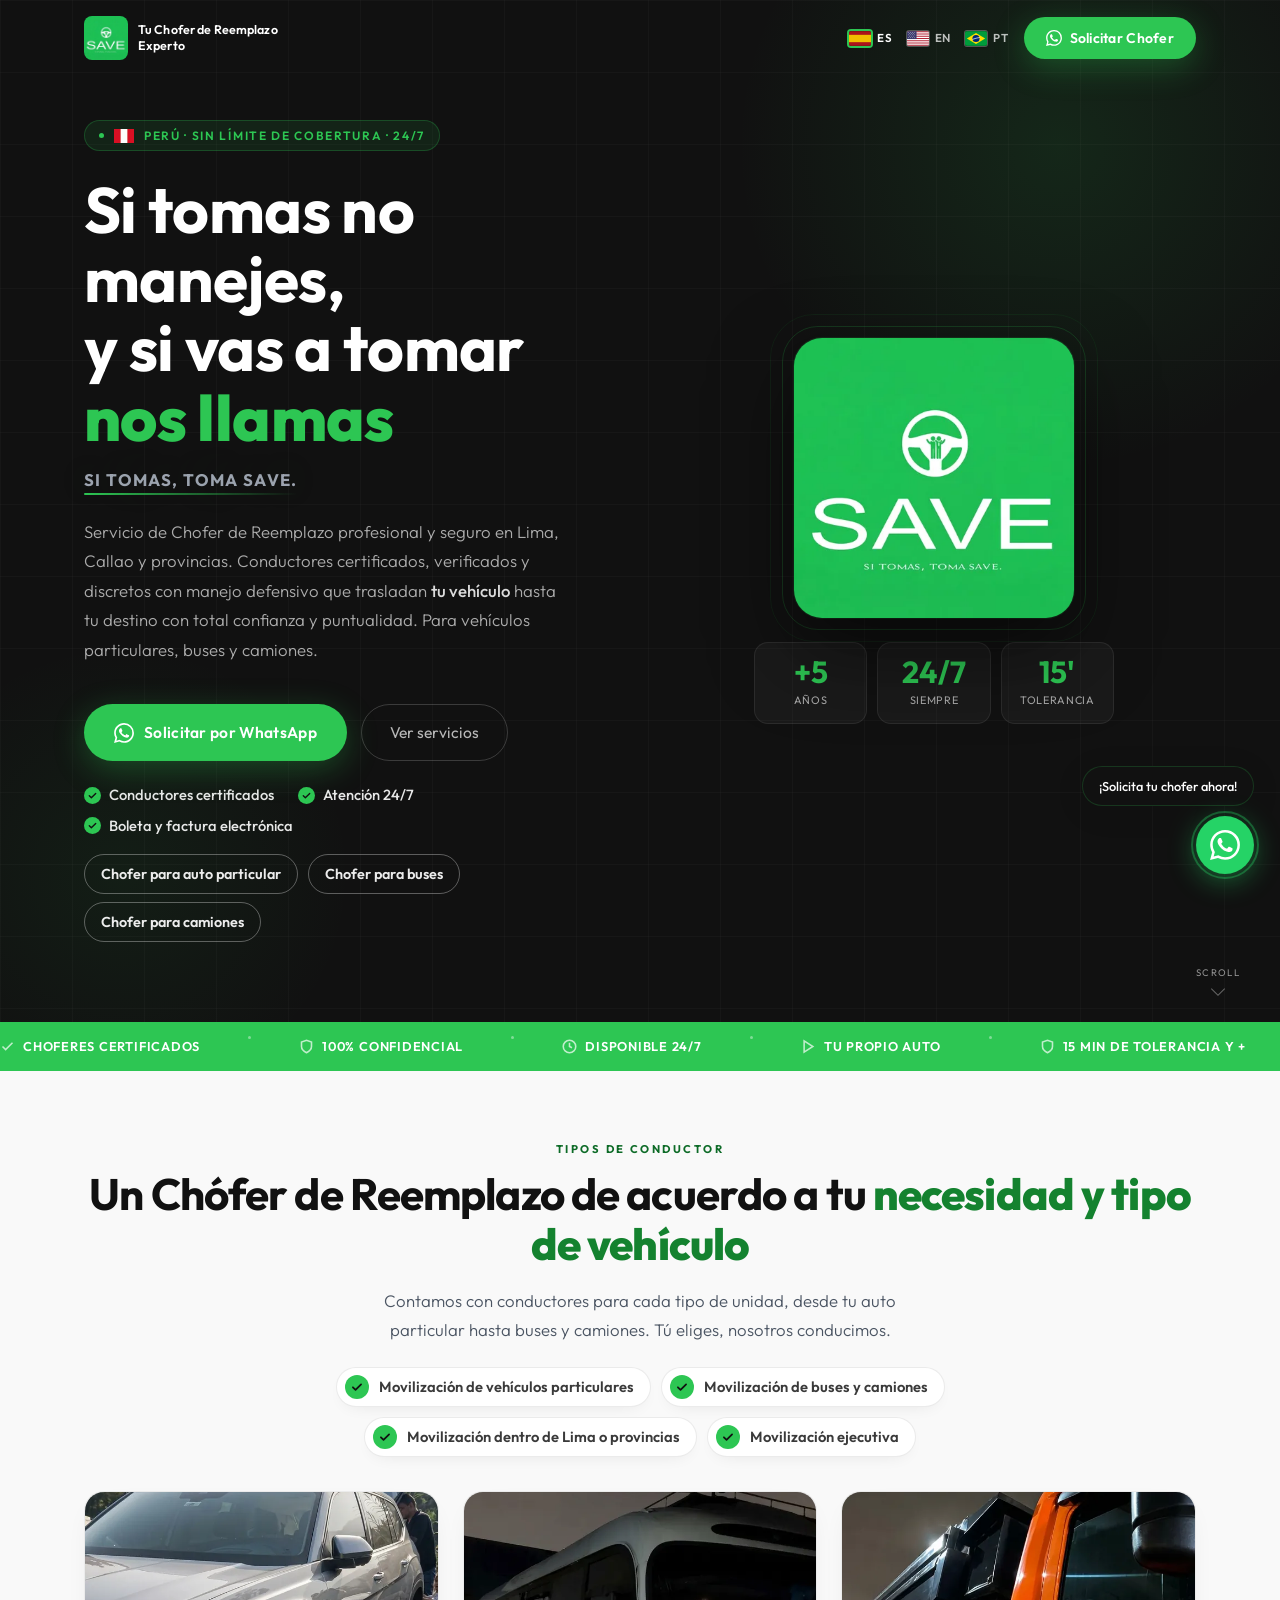
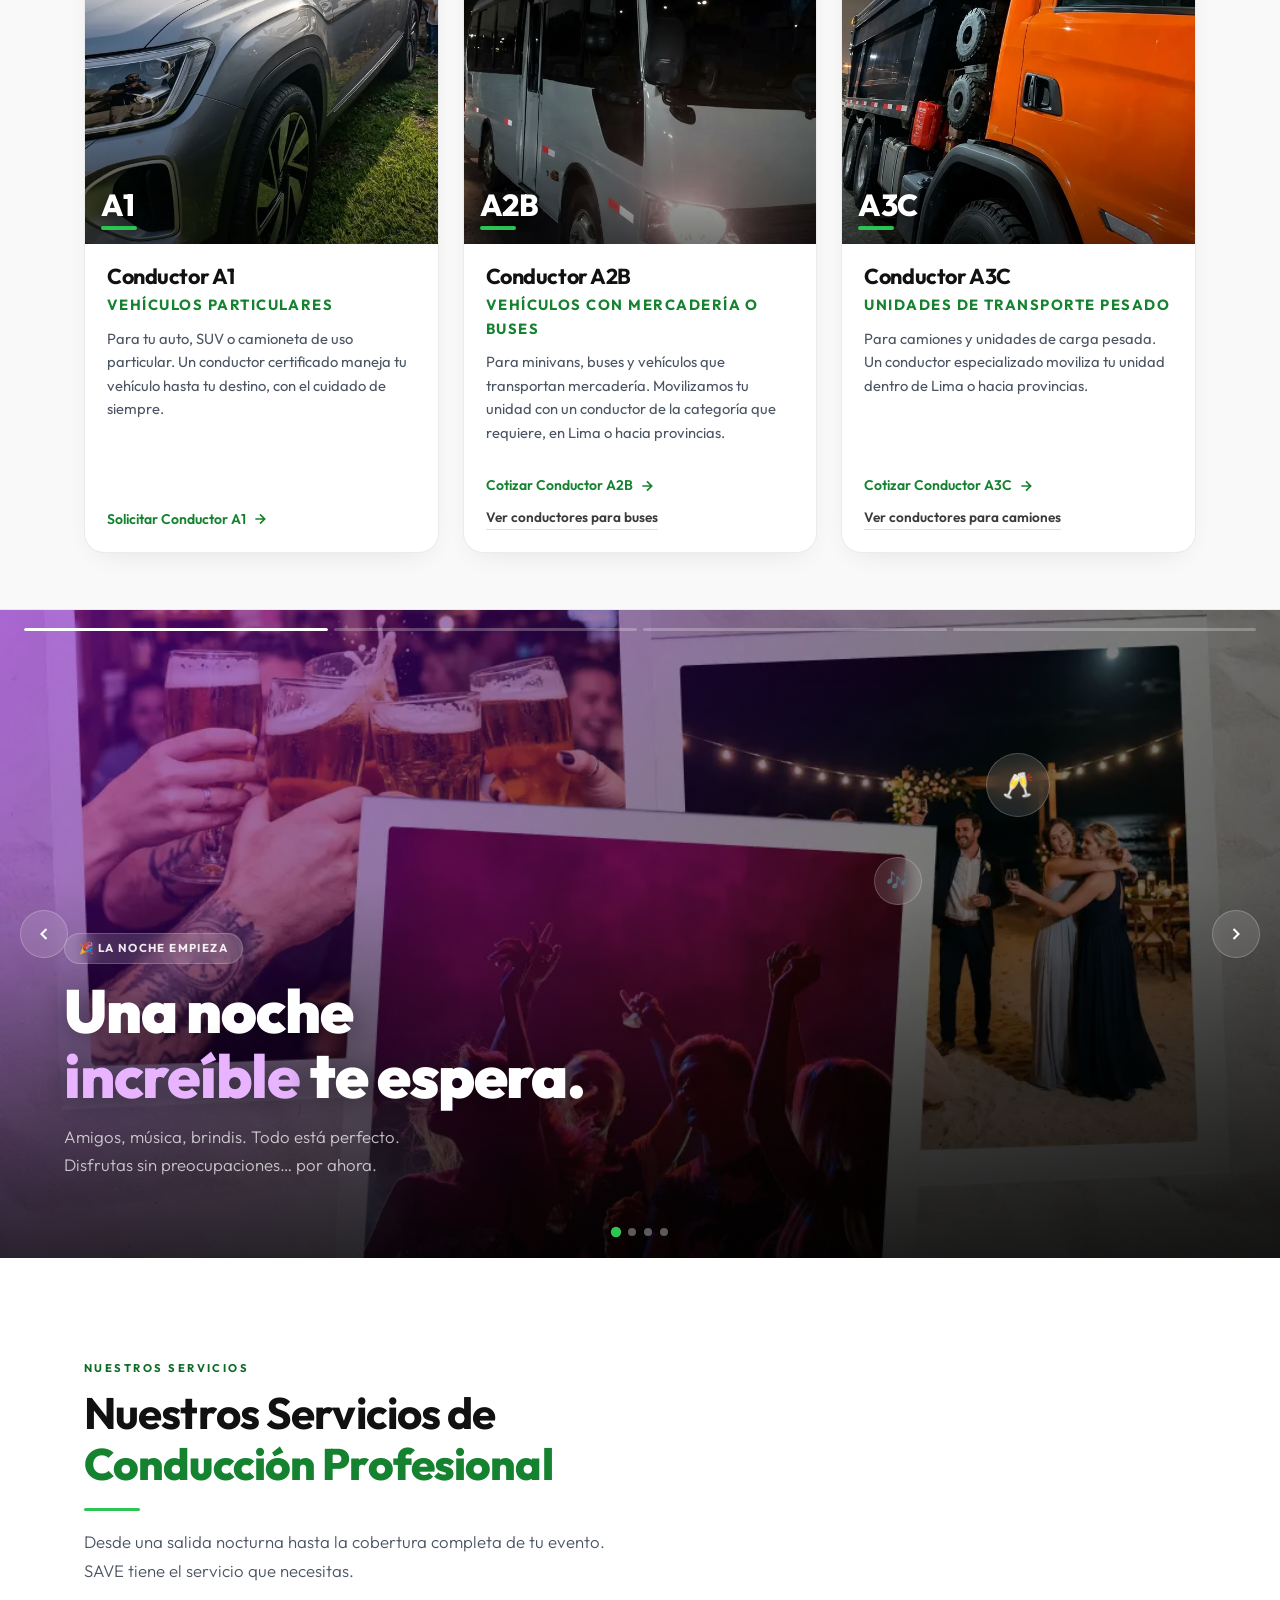
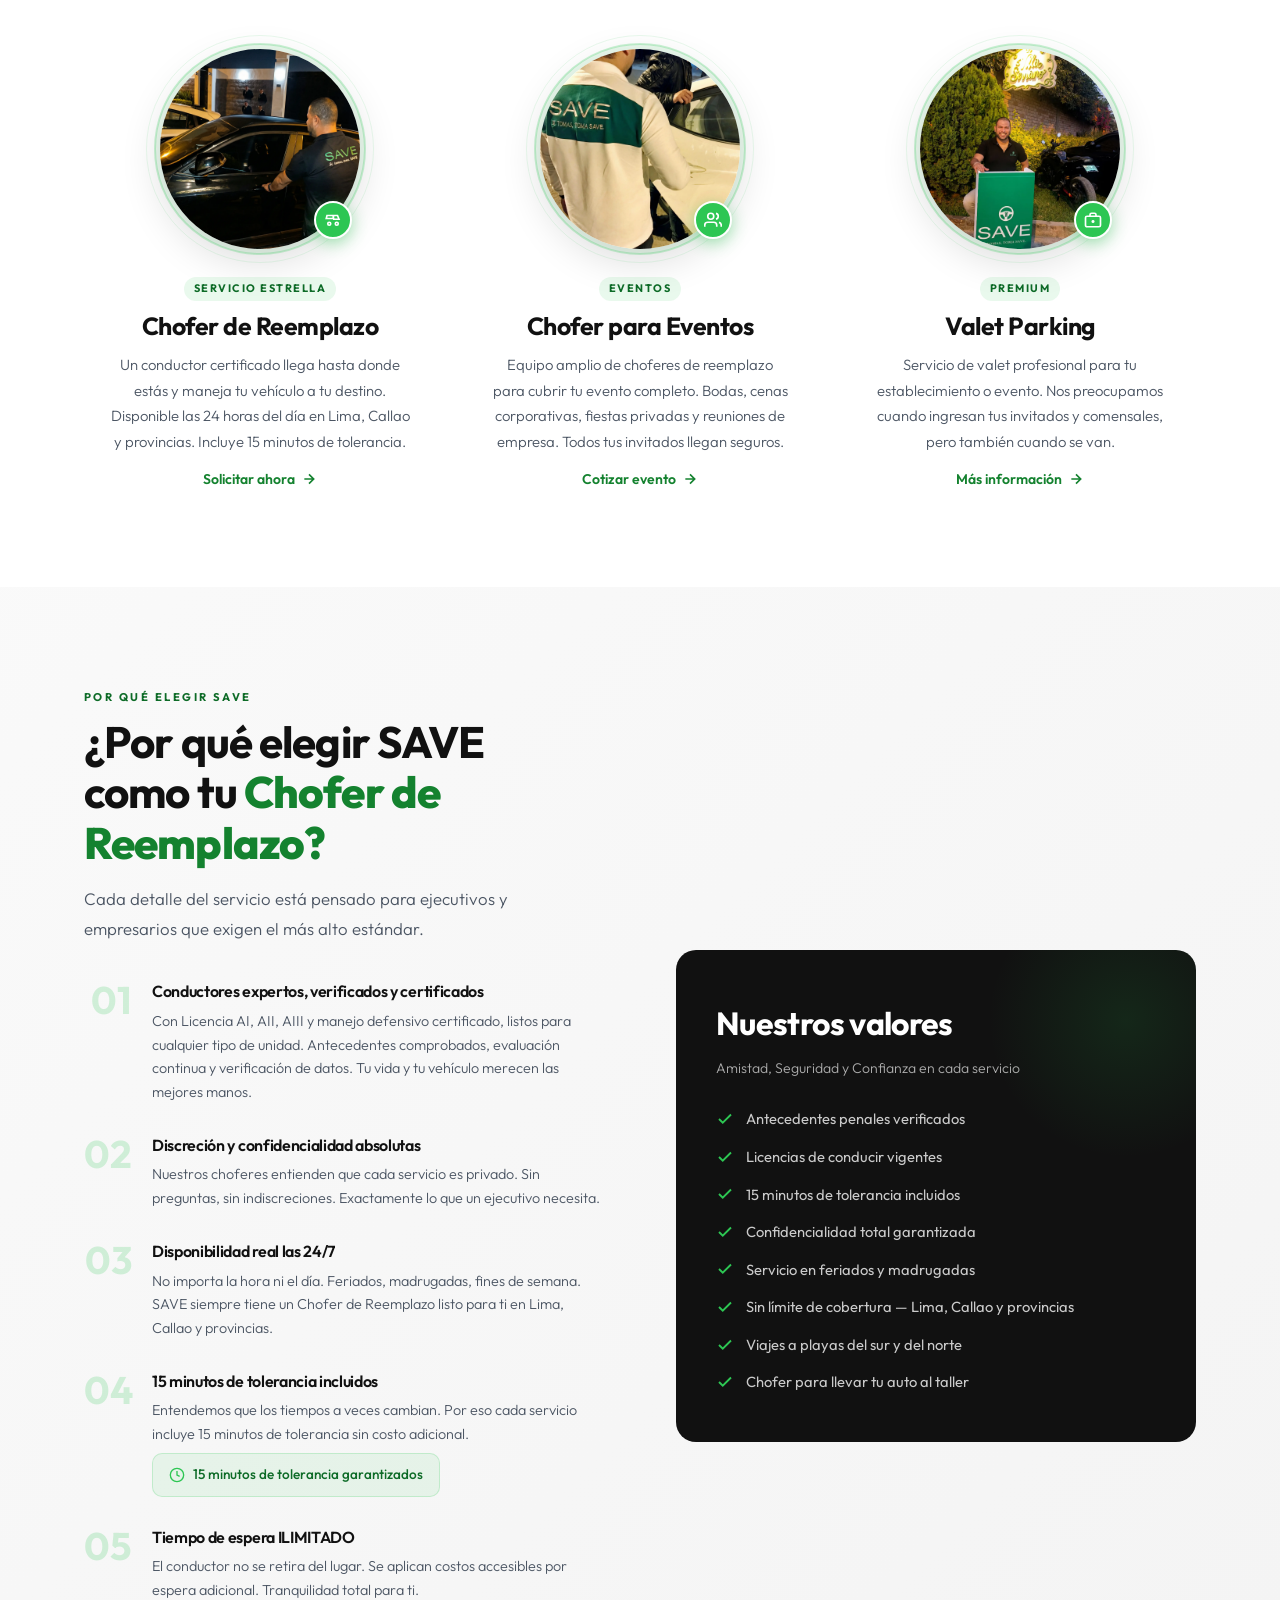
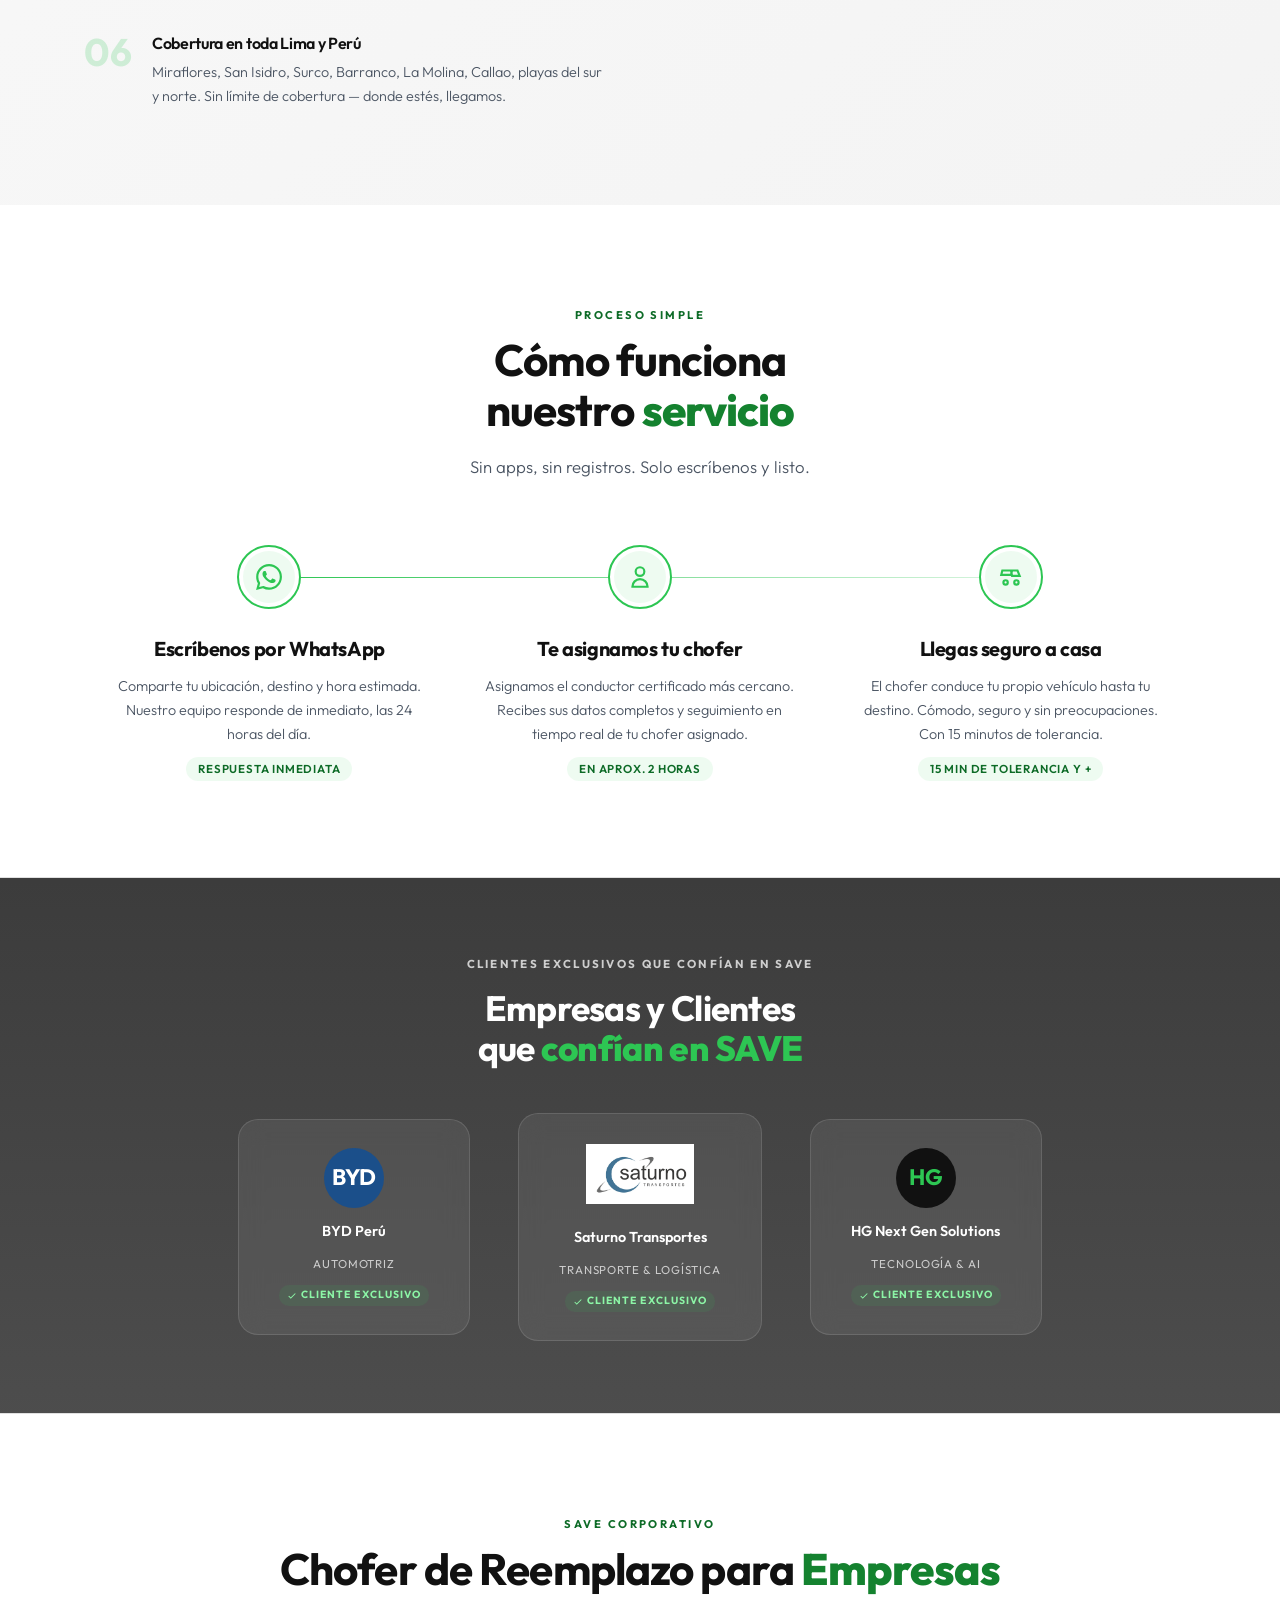
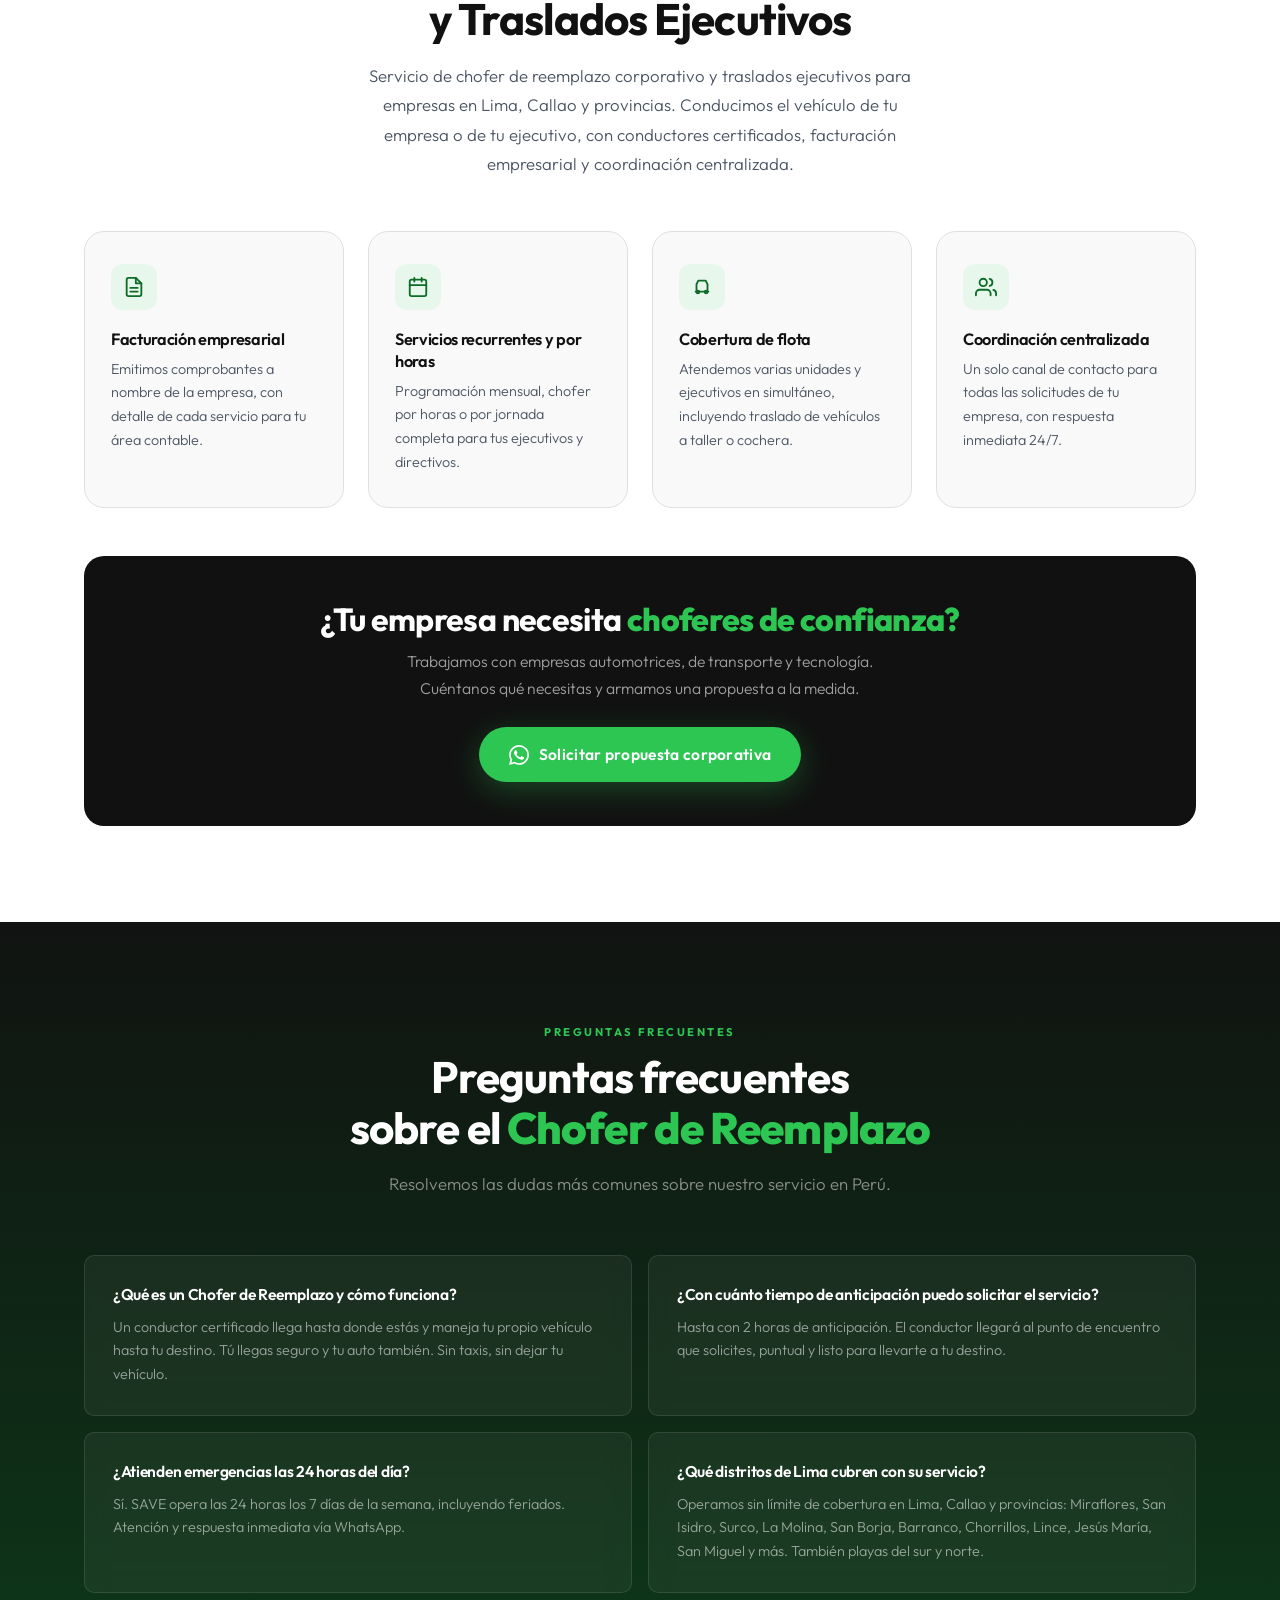
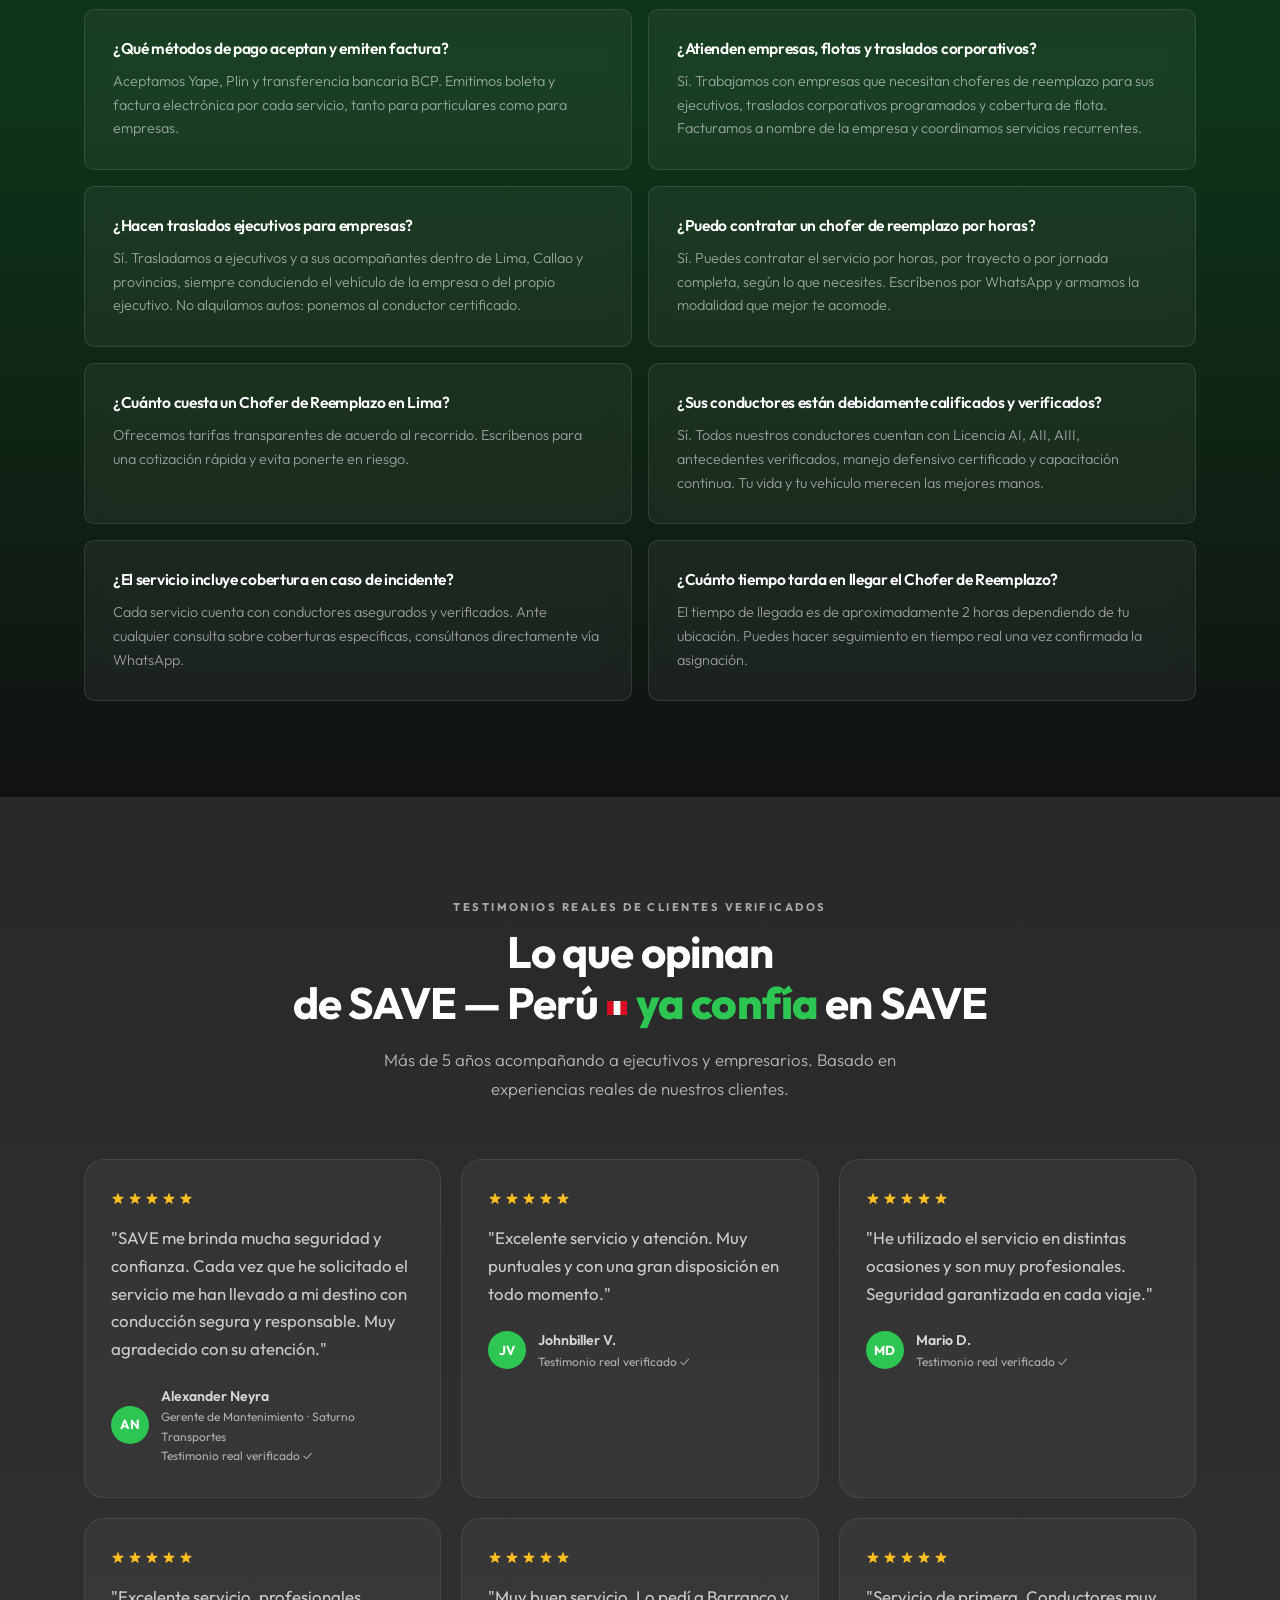
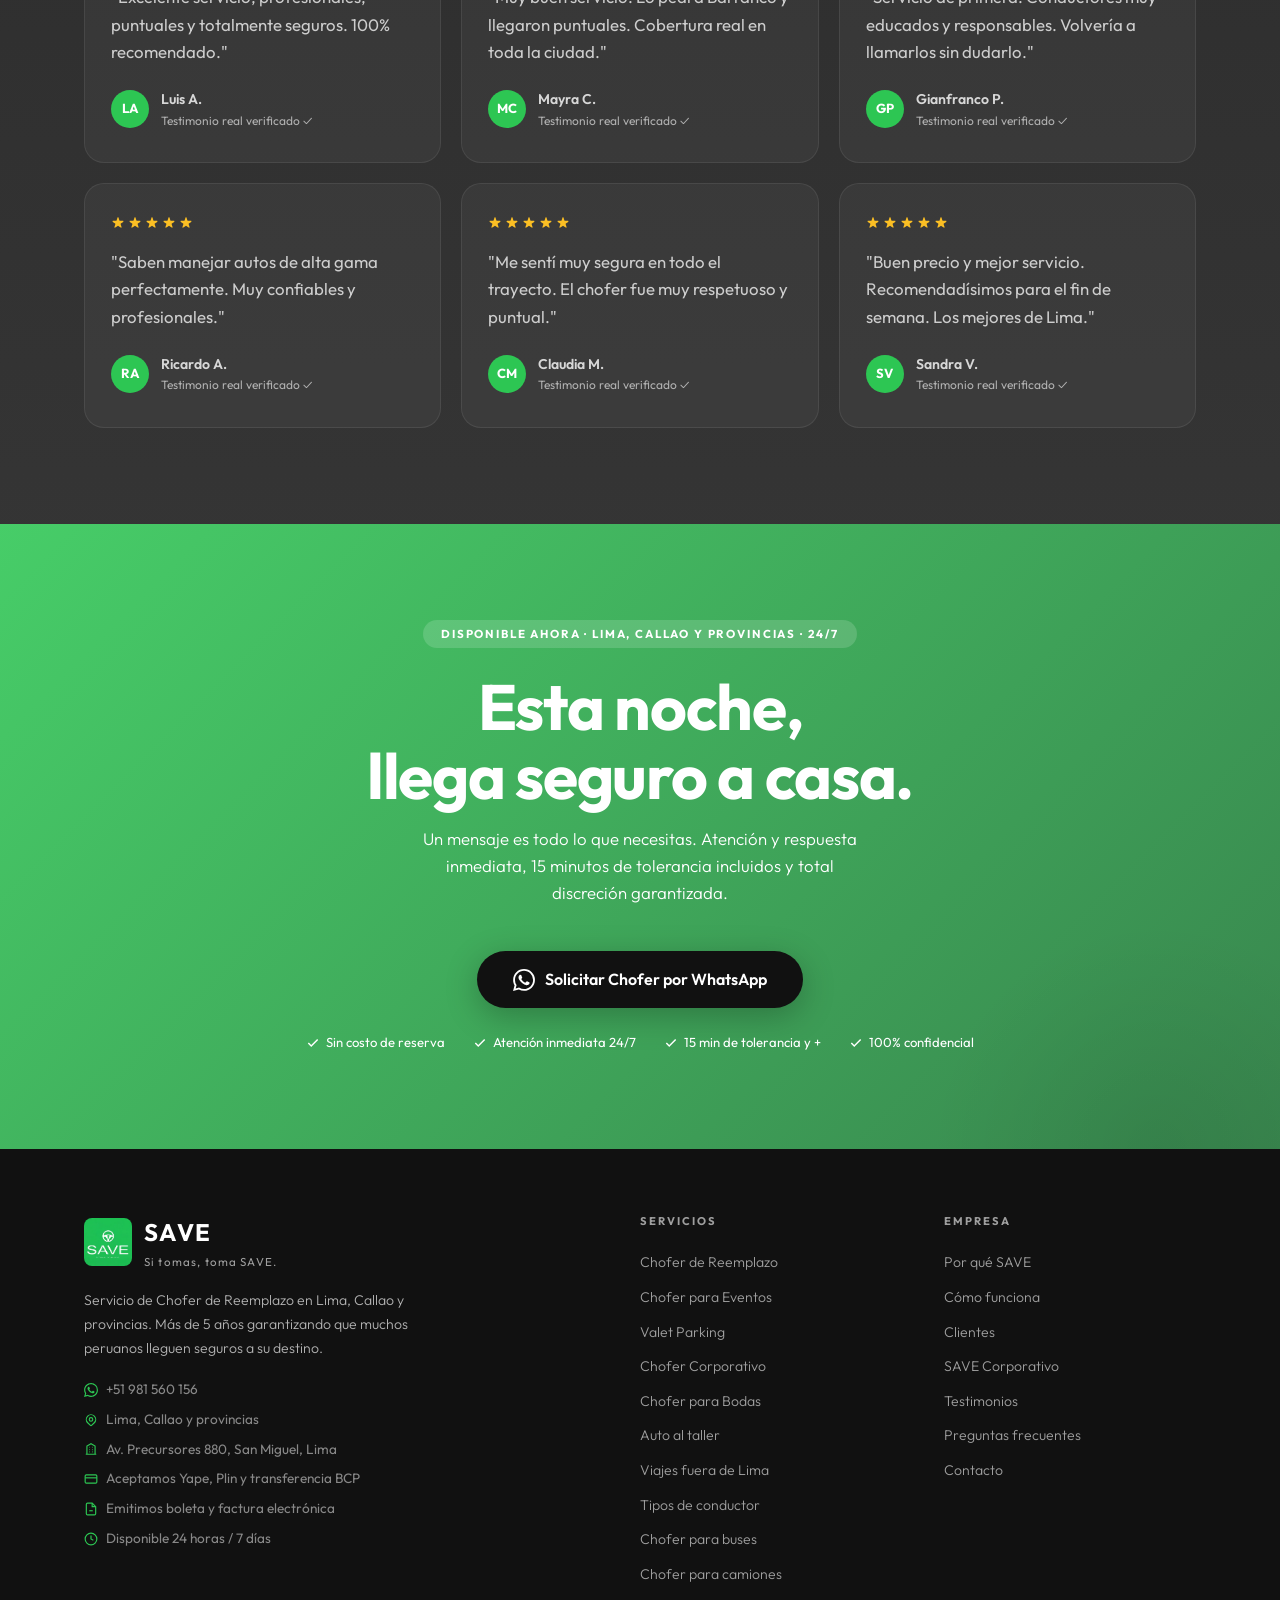
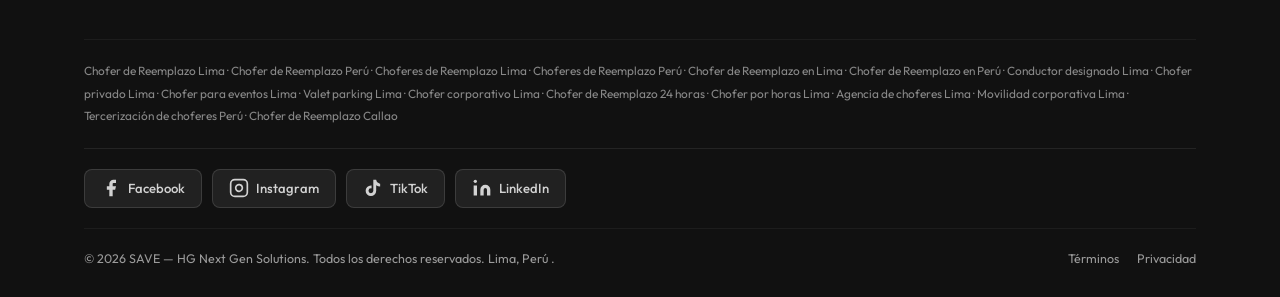
<file: index.html>
<!DOCTYPE html>
<html lang="es-PE">
<head>
  <meta charset="UTF-8" />
  <meta name="viewport" content="width=device-width, initial-scale=1.0" />
  <title>Chofer de Reemplazo en Lima 24/7 — SAVE | Traslados Ejecutivos</title>
  <meta name="description" content="Un conductor certificado maneja tu propio auto y te lleva seguro. 24/7 en Lima, Callao y provincias. Empresas y particulares. Cotiza por WhatsApp." />
  <meta name="keywords" content="Chofer de Reemplazo Lima, chofer de reemplazo, choferes de reemplazo, chofer de reemplazo para empresas, chofer de reemplazo corporativo, chofer de reemplazo particular, chofer de reemplazo 24 horas, chofer de reemplazo por horas Lima, traslados ejecutivos, empresa de traslados ejecutivos, servicio de transporte privado Lima, servicio de movilidad particular en Lima, conductor de reemplazo, servicio de chofer privado, chofer corporativo Lima, flota corporativa, conductor designado Lima, chofer para eventos Lima, chofer privado Lima, Chofer de Reemplazo Callao" />
  <meta name="author" content="SAVE — Chofer de Reemplazo Lima" />
  <meta name="robots" content="index, follow" />
  <meta name="google-site-verification" content="8U-Eb5mYqt-9U6mN5gyjgRgYLU6bszNLMTOVDiZN3jU" />
  <link rel="icon" type="image/x-icon" href="favicon.ico" />
  <link rel="icon" type="image/png" sizes="32x32" href="favicon-32x32.png" />
  <link rel="icon" type="image/png" sizes="16x16" href="favicon-16x16.png" />
  <link rel="apple-touch-icon" sizes="180x180" href="apple-touch-icon.png" />
  <link rel="manifest" href="site.webmanifest" />
  <link rel="canonical" href="https://tomasave.com/" />
  <link rel="alternate" hreflang="es-PE" href="https://tomasave.com/" />
  <link rel="alternate" hreflang="es" href="https://tomasave.com/" />
  <link rel="alternate" hreflang="en" href="https://tomasave.com/en.html" />
  <link rel="alternate" hreflang="pt" href="https://tomasave.com/pt.html" />
  <link rel="alternate" hreflang="x-default" href="https://tomasave.com/" />
  <!-- SEO: cobertura geográfica -->
  <meta name="geo.region" content="PE-LIM" />
  <meta name="geo.placename" content="San Miguel, Lima, Perú" />
  <meta name="geo.position" content="-12.0689567;-77.0993315" />
  <meta name="ICBM" content="-12.0689567, -77.0993315" />
  <link rel="preload" as="image" href="logo-save-hero.webp" fetchpriority="high" />
  <link rel="preload" as="image" href="logo-save-nav.webp" />



  <!-- Meta Pixel (Facebook / Instagram Ads) -->
  <!-- REEMPLAZAR "TU_PIXEL_ID_AQUI" con tu ID real — business.facebook.com → Events Manager → Crear píxel -->
  <script>
    !function(f,b,e,v,n,t,s){if(f.fbq)return;n=f.fbq=function(){n.callMethod?
    n.callMethod.apply(n,arguments):n.queue.push(arguments)};if(!f._fbq)f._fbq=n;
    n.push=n;n.loaded=!0;n.version='2.0';n.queue=[];t=b.createElement(e);t.async=!0;
    t.src=v;s=b.getElementsByTagName(e)[0];s.parentNode.insertBefore(t,s)}(window,
    document,'script','https://connect.facebook.net/en_US/fbevents.js');
    // Al obtener el Pixel ID real, reemplazar la línea de abajo por: var SAVE_PIXEL_ID = '1234567890';
    var SAVE_PIXEL_ID = '';
    if (SAVE_PIXEL_ID) { fbq('init', SAVE_PIXEL_ID); fbq('track', 'PageView'); }
  </script>
  <!-- Al tener el Pixel ID, descomentar y reemplazar TU_PIXEL_ID:
  <noscript>
    <img height="1" width="1" style="display:none"
    src="https://www.facebook.com/tr?id=TU_PIXEL_ID&ev=PageView&noscript=1" alt=""/>
  </noscript>
  -->
  <!-- Fin Meta Pixel -->

  <!-- Google Analytics 4 (GA4) -->
  <script async src="https://www.googletagmanager.com/gtag/js?id=G-GT6MZ23KWT" defer></script>
  <script defer>
    window.dataLayer = window.dataLayer || [];
    function gtag(){dataLayer.push(arguments);}
    gtag('js', new Date());
    gtag('config', 'G-GT6MZ23KWT', {'send_page_view': true});
  </script>
  <!-- End Google Analytics 4 -->
  <meta property="og:type" content="website" />
  <meta property="og:url" content="https://tomasave.com/" />
  <meta property="og:title" content="Chofer de Reemplazo en Lima 24/7 — SAVE | Traslados Ejecutivos" />
  <meta property="og:description" content="Un conductor certificado maneja tu propio auto y te lleva seguro. 24/7 en Lima, Callao y provincias. Empresas y particulares. Cotiza por WhatsApp." />
  <meta property="og:image" content="https://tomasave.com/og-image.jpg" />
  <meta property="og:locale" content="es_PE" />
  <meta property="og:site_name" content="SAVE" />
  <meta name="twitter:card" content="summary_large_image" />
  <meta name="twitter:title" content="Chofer de Reemplazo en Lima 24/7 — SAVE | Traslados Ejecutivos" />
  <meta name="twitter:description" content="Un conductor certificado maneja tu propio auto y te lleva seguro. 24/7 en Lima, Callao y provincias. Empresas y particulares. Cotiza por WhatsApp." />
  <meta name="twitter:image" content="https://tomasave.com/og-image.jpg" />

  <script type="application/ld+json">
  {
    "@context": "https://schema.org",
    "@type": "LocalBusiness",
    "@id": "https://tomasave.com/#business",
    "contactPoint": {
      "@type": "ContactPoint",
      "contactType": "customer service",
      "telephone": "+51981560156",
      "availableLanguage": ["es"],
      "areaServed": "PE",
      "contactOption": "TollFree"
    },
    "image": ["https://tomasave.com/og-image.jpg","https://tomasave.com/logo-save-hero.webp"],
    "logo": "https://tomasave.com/logo-save-hero.webp",
    "name": "SAVE — Chofer de Reemplazo Lima",
    "description": "Servicio de Chofer de Reemplazo premium en Lima Metropolitana. Conductores certificados, discretos y disponibles 24/7.",
    "url": "https://tomasave.com",
    "telephone": "+51981560156",
    "priceRange": "$$$$",
    "paymentAccepted": "Yape, Plin, Transferencia bancaria BCP",
    "currenciesAccepted": "PEN",
    "foundingDate": "2019",
    "address": {
      "@type": "PostalAddress",
      "streetAddress": "Av. Precursores 880",
      "addressLocality": "San Miguel",
      "addressRegion": "Lima",
      "postalCode": "15087",
      "addressCountry": "PE"
    },
    "geo": {
      "@type": "GeoCoordinates",
      "latitude": -12.0689567,
      "longitude": -77.0993315
    },
    "hasMap": "https://www.google.com/maps/place/SAVE+-+Chofer+de+Reemplazo+Lima/@-12.0689567,-77.0993315,17z",
    "openingHoursSpecification": [{
      "@type": "OpeningHoursSpecification",
      "dayOfWeek": ["Monday","Tuesday","Wednesday","Thursday","Friday","Saturday","Sunday"],
      "opens": "00:00",
      "closes": "23:59"
    }],
    "areaServed": ["Lima", "Callao", "Lima, Callao y provincias", "Perú"],
    "hasOfferCatalog": {
      "@type": "OfferCatalog",
      "name": "Servicios SAVE",
      "itemListElement": [
        {"@type":"Offer","name":"Chofer de Reemplazo","description":"Conductor certificado que maneja tu propio vehículo 24/7"},
        {"@type":"Offer","name":"Chofer para Eventos","description":"Equipo amplio de choferes de reemplazo para tu evento"},
        {"@type":"Offer","name":"Valet Parking","description":"Servicio de valet parking premium en Lima"}
      ]
    },
    "sameAs": [
      "https://wa.me/51981560156",
      "https://www.google.com/maps/place/SAVE+-+Chofer+de+Reemplazo+Lima/@-12.0689567,-77.0993315,17z",
      "https://www.facebook.com/savechoferesdereemplazo",
      "https://www.instagram.com/savechoferesdereemplazo"
    ],
    "aggregateRating": {
      "@type": "AggregateRating",
      "ratingValue": "5.0",
      "reviewCount": "48",
      "bestRating": "5",
      "worstRating": "1"
    },
    "review": [
      {
        "@type": "Review",
        "author": {"@type": "Person", "name": "Alexander Neyra"},
        "reviewRating": {"@type": "Rating", "ratingValue": "5", "bestRating": "5"},
        "reviewBody": "SAVE me brinda mucha seguridad y confianza. Conducción segura y responsable, muy agradecido con su atención y servicio.",
        "datePublished": "2026-01-15"
      },
      {
        "@type": "Review",
        "author": {"@type": "Person", "name": "Luis A."},
        "reviewRating": {"@type": "Rating", "ratingValue": "5", "bestRating": "5"},
        "reviewBody": "Excelente servicio, profesionales, puntuales y totalmente seguros. 100% recomendado.",
        "datePublished": "2025-12-10"
      },
      {
        "@type": "Review",
        "author": {"@type": "Person", "name": "Ricardo A."},
        "reviewRating": {"@type": "Rating", "ratingValue": "5", "bestRating": "5"},
        "reviewBody": "Saben manejar autos de alta gama perfectamente. Muy confiables y profesionales.",
        "datePublished": "2025-11-20"
      },
      {
        "@type": "Review",
        "author": {"@type": "Person", "name": "Claudia M."},
        "reviewRating": {"@type": "Rating", "ratingValue": "5", "bestRating": "5"},
        "reviewBody": "Me sentí muy segura en todo el trayecto. El chofer fue muy respetuoso y puntual.",
        "datePublished": "2025-10-05"
      },
      {
        "@type": "Review",
        "author": {"@type": "Person", "name": "Gianfranco P."},
        "reviewRating": {"@type": "Rating", "ratingValue": "5", "bestRating": "5"},
        "reviewBody": "Servicio de primera. Conductores muy educados y responsables.",
        "datePublished": "2025-09-18"
      }
    ]
  }
  </script>

  <script type="application/ld+json">
  {
    "@context": "https://schema.org",
    "@type": "FAQPage",
    "mainEntity": [
      {"@type":"Question","name":"¿Qué es un Chofer de Reemplazo y cómo funciona?","acceptedAnswer":{"@type":"Answer","text":"Un conductor certificado llega hasta donde estás y maneja tu propio vehículo hasta tu destino. Tú llegas seguro y tu auto también. Sin taxis, sin dejar tu vehículo."}},
      {"@type":"Question","name":"¿Con cuánto tiempo de anticipación puedo solicitar el servicio de Chofer de Reemplazo?","acceptedAnswer":{"@type":"Answer","text":"Hasta con 2 horas de anticipación. El conductor llegará al punto de encuentro que solicites, puntual y listo para llevarte a tu destino."}},
      {"@type":"Question","name":"¿Atienden emergencias las 24 horas del día?","acceptedAnswer":{"@type":"Answer","text":"Sí. SAVE opera las 24 horas los 7 días de la semana, incluyendo feriados. Atención y respuesta inmediata vía WhatsApp."}},
      {"@type":"Question","name":"¿Qué distritos de Lima cubren con su servicio?","acceptedAnswer":{"@type":"Answer","text":"Operamos sin límite de cobertura en Lima, Callao y provincias: Miraflores, San Isidro, Surco, La Molina, San Borja, Barranco, Chorrillos, Lince, Jesús María, San Miguel y más. También playas del sur y norte."}},
      {"@type":"Question","name":"¿Qué métodos de pago aceptan y emiten factura?","acceptedAnswer":{"@type":"Answer","text":"Aceptamos Yape, Plin y transferencia bancaria BCP. Emitimos boleta y factura electrónica por cada servicio, tanto para particulares como para empresas."}},
      {"@type":"Question","name":"¿Atienden empresas, flotas y traslados corporativos?","acceptedAnswer":{"@type":"Answer","text":"Sí. Trabajamos con empresas que necesitan choferes de reemplazo para sus ejecutivos, traslados corporativos programados y cobertura de flota. Facturamos a nombre de la empresa y coordinamos servicios recurrentes."}},
      {"@type":"Question","name":"¿Hacen traslados ejecutivos para empresas?","acceptedAnswer":{"@type":"Answer","text":"Sí. Trasladamos a ejecutivos y a sus acompañantes dentro de Lima, Callao y provincias, siempre conduciendo el vehículo de la empresa o del propio ejecutivo. No alquilamos autos: ponemos al conductor certificado."}},
      {"@type":"Question","name":"¿Puedo contratar un chofer de reemplazo por horas?","acceptedAnswer":{"@type":"Answer","text":"Sí. Puedes contratar el servicio por horas, por trayecto o por jornada completa, según lo que necesites. Escríbenos por WhatsApp y armamos la modalidad que mejor te acomode."}},
      {"@type":"Question","name":"¿Cuánto cuesta un Chofer de Reemplazo en Lima?","acceptedAnswer":{"@type":"Answer","text":"Ofrecemos tarifas transparentes de acuerdo al recorrido. Escríbenos para una cotización rápida y evita ponerte en riesgo."}},
      {"@type":"Question","name":"¿Sus conductores están debidamente calificados y verificados?","acceptedAnswer":{"@type":"Answer","text":"Sí. Todos nuestros conductores cuentan con Licencia AI, AII, AIII, antecedentes verificados, manejo defensivo certificado y capacitación continua."}},
      {"@type":"Question","name":"¿El servicio incluye cobertura en caso de incidente?","acceptedAnswer":{"@type":"Answer","text":"Cada servicio cuenta con conductores asegurados y verificados. Ante cualquier consulta sobre coberturas específicas, consúltanos directamente vía WhatsApp."}},
      {"@type":"Question","name":"¿Cuánto tiempo tarda en llegar el Chofer de Reemplazo?","acceptedAnswer":{"@type":"Answer","text":"El tiempo de llegada es de aproximadamente 2 horas dependiendo de tu ubicación. Puedes hacer seguimiento en tiempo real una vez confirmada la asignación."}}
    ]
  }
  </script>
  <script type="application/ld+json">
  {
    "@context": "https://schema.org",
    "@type": "Service",
    "@id": "https://tomasave.com/#service",
    "name": "SAVE — Chofer de Reemplazo Lima",
    "serviceType": "Chofer de Reemplazo",
    "description": "Servicio de Chofer de Reemplazo experto en Lima, Callao y provincias. Conductores certificados con Licencia AI, AII, AIII que manejan tu propio vehículo, disponibles 24/7 sin límite de cobertura. No somos taxi ni alquiler de autos.",
    "provider": {
      "@id": "https://tomasave.com/#business"
    },
    "url": "https://tomasave.com",
    "areaServed": [
      {
        "@type": "City",
        "name": "Lima"
      },
      {
        "@type": "City",
        "name": "Callao"
      },
      {
        "@type": "AdministrativeArea",
        "name": "Miraflores"
      },
      {
        "@type": "AdministrativeArea",
        "name": "San Isidro"
      },
      {
        "@type": "AdministrativeArea",
        "name": "Santiago de Surco"
      },
      {
        "@type": "AdministrativeArea",
        "name": "La Molina"
      },
      {
        "@type": "AdministrativeArea",
        "name": "San Borja"
      },
      {
        "@type": "AdministrativeArea",
        "name": "Barranco"
      },
      {
        "@type": "AdministrativeArea",
        "name": "San Miguel"
      },
      {
        "@type": "AdministrativeArea",
        "name": "Provincias del Perú"
      }
    ],
    "availableChannel": {
      "@type": "ServiceChannel",
      "serviceUrl": "https://wa.me/51981560156",
      "serviceType": "WhatsApp"
    },
    "hoursAvailable": [
      {
        "@type": "OpeningHoursSpecification",
        "dayOfWeek": [
          "Monday",
          "Tuesday",
          "Wednesday",
          "Thursday",
          "Friday",
          "Saturday",
          "Sunday"
        ],
        "opens": "00:00",
        "closes": "23:59"
      }
    ],
    "slogan": "Si tomas, toma SAVE."
  }
  </script>

  <link rel="preconnect" href="https://fonts.googleapis.com" />
  <link rel="preconnect" href="https://fonts.gstatic.com" crossorigin />
  <link rel="preload" as="style" href="https://fonts.googleapis.com/css2?family=Outfit:wght@300..800&display=swap" />
  <link rel="stylesheet" href="https://fonts.googleapis.com/css2?family=Outfit:wght@300..800&display=swap" media="print" onload="this.media='all'" />
  <noscript><link rel="stylesheet" href="https://fonts.googleapis.com/css2?family=Outfit:wght@300..800&display=swap" /></noscript>

  <style>
    :root {
      /* ── Brand colors extracted from logo ── */
      --green:        #2DC653;   /* vibrant logo green */
      --green-mid:    #1AAA40;   /* slightly deeper for hover */
      --green-dark:   #0D6B27;   /* dark green for contrast */
      --green-muted:  #E8F7EC;   /* very light tint */
      --green-text:   #14822F;   /* verde de marca legible como texto sobre fondos claros (AA) */

      --white:        #FFFFFF;
      --off-white:    #F9F9F9;
      --gray-light:   #F2F2F2;
      --gray-mid:     #E0E0E0;
      --gray-text:    #4B5563;   /* AA sobre blanco, off-white y gray-light */
      --gray-dark:    #3A3A3A;
      --black:        #111111;

      --font-display: 'Outfit', sans-serif;
      --font-body:    'Outfit', sans-serif;

      --radius:       10px;
      --radius-lg:    20px;
      --shadow-sm:    0 2px 12px rgba(0,0,0,0.07);
      --shadow-card:  0 6px 32px rgba(0,0,0,0.09);
      --shadow-green: 0 8px 32px rgba(45,198,83,0.30);
      --transition:   0.28s cubic-bezier(0.4,0,0.2,1);
      --max-w:        1160px;
      --section-py:   96px;
    }

    *, *::before, *::after { box-sizing: border-box; margin: 0; padding: 0; }
    html { scroll-behavior: smooth; font-size: 16px; }
    body {
      font-family: var(--font-body);
      color: var(--black);
      background: var(--white);
      line-height: 1.6;
      overflow-x: hidden;
      -webkit-font-smoothing: antialiased;
    }
    img { max-width: 100%; display: block; }
    a { text-decoration: none; color: inherit; }
    ul { list-style: none; }
    .container { max-width: var(--max-w); margin: 0 auto; padding: 0 24px; }

    /* ─── SECTION HEADERS ─── */
    .section-label {
      display: inline-block;
      font-size: 0.7rem;
      font-weight: 700;
      letter-spacing: 0.22em;
      text-transform: uppercase;
      color: var(--green-dark);
      margin-bottom: 10px;
    }
    .section-title {
      font-family: var(--font-display);
      font-size: clamp(2rem, 4vw, 3rem);
      font-weight: 700;
      line-height: 1.12;
      color: var(--black);
      margin-bottom: 16px;
    }
    .section-title em { font-style: italic; color: var(--green-text); }
    .section-desc {
      font-size: 1.05rem;
      color: var(--gray-text);
      max-width: 560px;
      line-height: 1.75;
      font-weight: 300;
    }

    /* ─── NAVBAR ─── */
    .navbar {
      position: fixed;
      top: 0; left: 0; right: 0;
      z-index: 1000;
      padding: 16px 0;
      transition: var(--transition);
    }
    .navbar.scrolled {
      background: rgba(255,255,255,0.97);
      backdrop-filter: blur(16px);
      -webkit-backdrop-filter: blur(16px);
      padding: 10px 0;
      box-shadow: 0 1px 24px rgba(0,0,0,0.1);
    }
    .navbar-inner {
      display: flex;
      align-items: center;
      justify-content: space-between;
    }
    .nav-logo {
      display: flex;
      align-items: center;
      gap: 10px;
    }
    .nav-logo img {
      width: 44px; height: 44px;
      object-fit: cover;
      border-radius: 8px;
    }
    .nav-logo-text {
      font-family: var(--font-display);
      font-size: 1.55rem;
      font-weight: 700;
      color: var(--white);
      letter-spacing: 0.06em;
      transition: var(--transition);
    }
    .navbar.scrolled .nav-logo-text { color: var(--black); }
    /* ── Selector de idioma (banderas SVG inline) ── */
    .lang-switch {
      display: flex; align-items: center; gap: 4px;
      margin-left: auto; margin-right: 10px;
      font-size: 0.72rem; font-weight: 600; letter-spacing: 0.06em;
    }
    .lang-item {
      display: inline-flex; align-items: center; justify-content: center; gap: 6px;
      min-width: 32px; min-height: 32px; padding: 4px 5px; border-radius: 8px;
      color: rgba(255,255,255,0.72); text-decoration: none;
      transition: background-color .2s, color .2s, transform .2s;
    }
    .lang-item .flag {
      display: block; flex: none; width: 22px; height: 15px; border-radius: 2px;
      box-shadow: 0 0 0 1px rgba(255,255,255,0.28), 0 1px 3px rgba(0,0,0,0.35);
      transition: transform .2s, box-shadow .2s;
    }
    a.lang-item:hover, a.lang-item:focus-visible { background: rgba(255,255,255,0.10); color: #fff; }
    a.lang-item:hover .flag { transform: translateY(-1px); }
    a.lang-item:focus-visible { outline: 2px solid var(--green); outline-offset: 1px; }
    .lang-item.is-current { cursor: default; color: #fff; }
    .lang-item.is-current .flag { box-shadow: 0 0 0 2px var(--green), 0 1px 3px rgba(0,0,0,0.35); }
    .navbar.scrolled .lang-item { color: var(--gray-dark); }
    .navbar.scrolled .lang-item .flag { box-shadow: 0 0 0 1px rgba(0,0,0,0.18), 0 1px 3px rgba(0,0,0,0.18); }
    .navbar.scrolled a.lang-item:hover, .navbar.scrolled a.lang-item:focus-visible { background: rgba(0,0,0,0.06); color: var(--black); }
    .navbar.scrolled .lang-item.is-current { color: var(--black); }
    .navbar.scrolled .lang-item.is-current .flag { box-shadow: 0 0 0 2px var(--green), 0 1px 3px rgba(0,0,0,0.18); }
    /* Pantallas < 720px: solo bandera. El código (ES/EN/PT) sigue en el DOM para lectores de pantalla y rastreadores */
    @media (max-width: 719px) {
      .lang-item { position: relative; gap: 0; min-width: 30px; padding: 4px; }
      .lang-item .lang-code {
        position: absolute; width: 1px; height: 1px; margin: -1px; padding: 0;
        overflow: hidden; clip: rect(0 0 0 0); clip-path: inset(50%); white-space: nowrap; border: 0;
      }
    }
    /* Celular (< 600px): el idioma actual no se repite; quedan las 2 banderas de los otros idiomas */
    @media (max-width: 599px) {
      .lang-item.is-current { display: none; }
      .navbar-inner { gap: 6px; }   /* respiro mínimo entre logo, banderas y botón */
    }
    @media (max-width: 380px) {
      .lang-switch { margin-right: 6px; gap: 2px; }
      .lang-item { min-width: 28px; padding: 4px 3px; }
      .lang-item .flag { width: 20px; height: 14px; }
      .nav-logo-text { font-size: 0.7rem !important; }   /* el lema lleva font-size inline; evita que palabras largas (p. ej. "Especialista") choquen con las banderas */
    }
    /* Muy angosto (iPhone SE 1.ª gen., 320px): el lema del logo se oculta visualmente para no chocar con las banderas */
    @media (max-width: 340px) {
      .nav-logo img { flex: none; }
      .nav-logo-text {
        position: absolute; width: 1px; height: 1px; margin: -1px; padding: 0;
        overflow: hidden; clip: rect(0 0 0 0); clip-path: inset(50%); white-space: nowrap; border: 0;
      }
    }
    @media (prefers-reduced-motion: reduce) { .lang-item, .lang-item .flag { transition: none; } }

    .nav-cta {
      display: inline-flex;
      align-items: center;
      gap: 8px;
      background: var(--green);
      color: var(--white);
      padding: 10px 22px;
      border-radius: 50px;
      font-size: 0.875rem;
      font-weight: 600;
      letter-spacing: 0.02em;
      transition: var(--transition);
      box-shadow: var(--shadow-green);
    }
    .nav-cta:hover {
      background: var(--green-mid);
      transform: translateY(-1px);
      box-shadow: 0 12px 36px rgba(45,198,83,0.4);
    }
    .nav-cta svg { width: 16px; height: 16px; }
    @media (max-width: 600px) {
      .nav-cta {
        display: flex;
        align-items: center;
        justify-content: center;
        text-align: center;
        padding: 10px 16px;
        gap: 6px;
      }
      .nav-cta span { display: block; }
    }

    /* ─── HERO ─── */
    .hero {
      min-height: 100vh;
      background: var(--black);
      display: flex;
      align-items: center;
      position: relative;
      overflow: hidden;
      padding: 120px 0 80px;
    }
    /* Subtle green radial glow */
    .hero::before {
      content: '';
      position: absolute;
      top: -20%; right: -10%;
      width: 700px; height: 700px;
      background: radial-gradient(circle, rgba(45,198,83,0.12) 0%, transparent 65%);
      border-radius: 50%;
      pointer-events: none;
    }
    .hero::after {
      content: '';
      position: absolute;
      bottom: -10%; left: -10%;
      width: 500px; height: 500px;
      background: radial-gradient(circle, rgba(45,198,83,0.07) 0%, transparent 65%);
      border-radius: 50%;
      pointer-events: none;
    }
    /* Thin grid overlay */
    .hero-grid {
      position: absolute;
      inset: 0;
      background-image:
        linear-gradient(rgba(255,255,255,0.025) 1px, transparent 1px),
        linear-gradient(90deg, rgba(255,255,255,0.025) 1px, transparent 1px);
      background-size: 72px 72px;
      pointer-events: none;
    }
    .hero-content {
      position: relative;
      z-index: 2;
      display: grid;
      grid-template-columns: 1fr 1fr;
      align-items: center;
      gap: 64px;
    }
    .hero-tag {
      display: inline-flex;
      align-items: center;
      gap: 8px;
      background: rgba(45,198,83,0.1);
      border: 1px solid rgba(45,198,83,0.25);
      color: var(--green);
      padding: 5px 14px;
      border-radius: 50px;
      font-size: 0.75rem;
      font-weight: 600;
      letter-spacing: 0.14em;
      text-transform: uppercase;
      margin-bottom: 24px;
      animation: fadeUp 0.5s ease both;
    }
    .hero-tag::before {
      content: '';
      width: 5px; height: 5px;
      background: var(--green);
      border-radius: 50%;
      animation: blink 2s infinite;
    }
    .hero-h1 {
      font-family: var(--font-display);
      font-size: clamp(3rem, 5.5vw, 4.8rem);
      font-weight: 700;
      color: var(--white);
      line-height: 1.05;
      letter-spacing: -0.01em;
      margin-bottom: 16px;
      animation: fadeUp 0.5s 0.08s ease both;
    }
    .hero-h1 em { font-style: italic; color: var(--green); }
    .hero-slogan {
      font-family: var(--font-display);
      font-size: clamp(2rem, 4.5vw, 3.4rem);
      font-style: italic;
      font-weight: 700;
      color: var(--green);
      letter-spacing: 0.04em;
      line-height: 1.1;
      margin-bottom: 28px;
      animation: fadeUp 0.5s 0.16s ease both;
      text-shadow: 0 0 48px rgba(45,198,83,0.3);
      position: relative;
      display: inline-block;
    }
    .hero-slogan::after {
      content: '';
      position: absolute;
      bottom: -6px;
      left: 0;
      width: 100%;
      height: 2px;
      background: linear-gradient(90deg, var(--green), transparent);
      border-radius: 2px;
    }
    .hero-desc {
      font-size: 1.05rem;
      color: rgba(255,255,255,0.65);
      line-height: 1.75;
      max-width: 480px;
      margin-bottom: 40px;
      font-weight: 300;
      animation: fadeUp 0.5s 0.24s ease both;
    }
    .hero-actions {
      display: flex;
      flex-wrap: wrap;
      gap: 14px;
      animation: fadeUp 0.5s 0.32s ease both;
    }
    /* Buttons */
    .btn-wa {
      display: inline-flex;
      align-items: center;
      gap: 10px;
      background: var(--green);
      color: var(--white);
      padding: 15px 30px;
      border-radius: 50px;
      font-size: 0.975rem;
      font-weight: 600;
      letter-spacing: 0.02em;
      transition: var(--transition);
      box-shadow: var(--shadow-green);
      position: relative;
      overflow: hidden;
    }
    .btn-wa:hover {
      background: var(--green-mid);
      transform: translateY(-2px);
      box-shadow: 0 14px 44px rgba(45,198,83,0.45);
    }
    .btn-wa svg { width: 20px; height: 20px; flex-shrink: 0; }
    .btn-outline {
      display: inline-flex;
      align-items: center;
      gap: 8px;
      background: transparent;
      color: rgba(255,255,255,0.7);
      padding: 15px 28px;
      border-radius: 50px;
      font-size: 0.975rem;
      font-weight: 400;
      border: 1px solid rgba(255,255,255,0.18);
      transition: var(--transition);
    }
    .btn-outline:hover {
      background: rgba(255,255,255,0.06);
      color: var(--white);
      border-color: rgba(255,255,255,0.35);
    }
    /* Hero right */
    .hero-visual {
      display: flex;
      flex-direction: column;
      align-items: center;
      gap: 24px;
      animation: fadeUp 0.7s 0.15s ease both;
    }
    .hero-logo-frame {
      position: relative;
      width: 280px; height: 280px;
    }
    .hero-logo-frame::before {
      content: '';
      position: absolute;
      inset: -12px;
      border-radius: 36px;
      border: 1px solid rgba(45,198,83,0.2);
      animation: rotateBorder 8s linear infinite;
    }
    .hero-logo-frame::after {
      content: '';
      position: absolute;
      inset: -24px;
      border-radius: 44px;
      border: 1px solid rgba(45,198,83,0.08);
    }
    .hero-logo-frame img {
      width: 100%; height: 100%;
      object-fit: cover;
      border-radius: 28px;
      box-shadow: 0 32px 80px rgba(0,0,0,0.5), 0 0 0 1px rgba(45,198,83,0.15);
      position: relative;
      z-index: 1;
    }
    .hero-stats {
      display: grid;
      grid-template-columns: repeat(3,1fr);
      gap: 10px;
      width: 100%;
      max-width: 360px;
    }
    .hero-stat {
      background: rgba(255,255,255,0.04);
      border: 1px solid rgba(255,255,255,0.08);
      border-radius: 14px;
      padding: 14px 10px;
      text-align: center;
      backdrop-filter: blur(4px);
    }
    .hero-stat-num {
      font-family: var(--font-display);
      font-size: 1.9rem;
      font-weight: 700;
      color: var(--green);
      line-height: 1;
      margin-bottom: 4px;
    }
    .hero-stat-label {
      font-size: 0.68rem;
      color: rgba(255,255,255,0.62);
      letter-spacing: 0.06em;
      text-transform: uppercase;
    }
    .scroll-hint {
      position: absolute;
      bottom: 28px; right: 40px;
      display: flex;
      flex-direction: column;
      align-items: center;
      gap: 4px;
      color: rgba(255,255,255,0.55);
      font-size: 0.6rem;
      letter-spacing: 0.14em;
      text-transform: uppercase;
      animation: fadeIn 1s 1.2s both;
    }
    .scroll-line { display: none; }
    .scroll-hint::after {
      content: '';
      display: block;
      width: 10px;
      height: 10px;
      border-right: 1.5px solid rgba(255,255,255,0.35);
      border-bottom: 1.5px solid rgba(255,255,255,0.35);
      transform: rotate(45deg);
      animation: arrowBounce 1.4s 1.2s ease-in-out infinite;
    }
    @keyframes arrowBounce {
      0%, 100% { transform: rotate(45deg) translateY(0); opacity: 0.3; }
      50%       { transform: rotate(45deg) translateY(5px); opacity: 0.8; }
    }
    @media (max-width: 768px) {
      .scroll-hint { display: none; }
    }

    /* ─── TRUST BAR ─── */
    .trust-bar {
      background: var(--green);
      padding: 14px 0;
      overflow: hidden;
    }
    .trust-track {
      display: flex;
      gap: 48px;
      white-space: nowrap;
      animation: marquee 22s linear infinite;
    }
    .trust-item {
      display: flex;
      align-items: center;
      gap: 8px;
      font-size: 0.8rem;
      font-weight: 600;
      color: rgba(255,255,255,1);
      letter-spacing: 0.06em;
      text-transform: uppercase;
      flex-shrink: 0;
    }
    .trust-item svg { width: 15px; height: 15px; color: rgba(255,255,255,0.7); }
    .trust-sep {
      width: 3px; height: 3px;
      background: rgba(255,255,255,0.4);
      border-radius: 50%;
      flex-shrink: 0;
    }

    /* ══════════════════════════════════════════
       STORY CAMPAIGN BANNER
    ══════════════════════════════════════════ */
    .story-banner {
      width: 100%;
      position: relative;
      overflow: hidden;
      background: #000;
    }
    .story-track-wrap {
      position: relative;
      width: 100%;
      height: clamp(480px, 72vh, 680px);
      overflow: hidden;
    }

    /* ── Slides ── */
    .story-slides { position: relative; width: 100%; height: 100%; }
    .story-slide {
      position: absolute;
      inset: 0;
      opacity: 0;
      transition: opacity 0.7s cubic-bezier(0.4,0,0.2,1);
      pointer-events: none;
    }
    .story-slide.active {
      opacity: 1;
      pointer-events: auto;
    }

    /* ── Background image ── */
    .story-img {
      position: absolute;
      inset: 0;
      background-size: cover;
      background-position: center;
      transform: scale(1.06);
      transition: transform 6s ease-out;
    }
    .story-slide.active .story-img { transform: scale(1); }

    /* ── Overlays per slide ── */
    .story-overlay {
      position: absolute;
      inset: 0;
    }
    .story-overlay--party {
      background: linear-gradient(135deg, rgba(120,0,200,0.55) 0%, rgba(0,0,0,0.50) 60%, rgba(0,0,0,0.72) 100%);
    }
    .story-overlay--accident {
      background: linear-gradient(160deg, rgba(180,0,0,0.65) 0%, rgba(0,0,0,0.55) 50%, rgba(0,0,0,0.80) 100%);
    }
    .story-overlay--save {
      background: linear-gradient(135deg, rgba(17,17,17,0.70) 0%, rgba(45,198,83,0.28) 50%, rgba(13,107,39,0.65) 100%);
    }
    .story-overlay--sleep {
      background: linear-gradient(160deg, rgba(10,30,60,0.70) 0%, rgba(17,17,17,0.60) 50%, rgba(17,17,17,0.82) 100%);
    }

    /* ── Content ── */
    .story-content {
      position: absolute;
      bottom: 0; left: 0; right: 0;
      padding: 52px 64px 80px;
      display: flex;
      flex-direction: column;
      gap: 14px;
      background: linear-gradient(to top, rgba(0,0,0,0.70) 0%, transparent 100%);
    }
    .story-pill {
      display: inline-flex;
      align-items: center;
      gap: 6px;
      font-size: 0.72rem;
      font-weight: 700;
      letter-spacing: 0.12em;
      text-transform: uppercase;
      color: rgba(255,255,255,0.9);
      background: rgba(255,255,255,0.15);
      backdrop-filter: blur(8px);
      padding: 5px 14px;
      border-radius: 30px;
      border: 1px solid rgba(255,255,255,0.2);
      width: fit-content;
    }
    .story-pill--danger {
      background: rgba(200,30,30,0.35);
      border-color: rgba(255,80,80,0.4);
      color: #ffaaaa;
    }
    .story-pill--green {
      background: rgba(45,198,83,0.25);
      border-color: rgba(45,198,83,0.5);
      color: var(--green);
    }
    .story-pill--soft {
      background: rgba(60,120,220,0.25);
      border-color: rgba(100,160,255,0.4);
      color: #a0c4ff;
    }
    .story-headline {
      font-family: var(--font-display);
      font-size: clamp(2.2rem, 5vw, 3.8rem);
      font-weight: 900;
      color: var(--white);
      line-height: 1.08;
      letter-spacing: -0.02em;
      text-shadow: 0 4px 30px rgba(0,0,0,0.5);
      transform: translateY(12px);
      opacity: 0;
      transition: transform 0.6s 0.2s cubic-bezier(0.2,0,0,1), opacity 0.6s 0.2s ease;
    }
    .story-slide.active .story-headline {
      transform: translateY(0);
      opacity: 1;
    }
    .story-headline em {
      font-style: normal;
      color: var(--green);
    }
    .story-overlay--party ~ .story-content .story-headline em { color: #e8b4ff; }
    .story-overlay--accident ~ .story-content .story-headline em { color: #ff8080; }
    .story-overlay--sleep ~ .story-content .story-headline em { color: #a0c4ff; }

    .story-sub {
      font-size: clamp(0.9rem, 1.8vw, 1.05rem);
      color: rgba(255,255,255,0.72);
      line-height: 1.65;
      font-weight: 300;
      max-width: 520px;
      transform: translateY(10px);
      opacity: 0;
      transition: transform 0.6s 0.35s cubic-bezier(0.2,0,0,1), opacity 0.6s 0.35s ease;
    }
    .story-slide.active .story-sub { transform: translateY(0); opacity: 1; }

    /* ── CTA button (last slide) ── */
    .story-cta-btn {
      display: inline-flex;
      align-items: center;
      gap: 8px;
      background: var(--green);
      color: var(--white);
      font-weight: 700;
      font-size: 0.95rem;
      padding: 14px 28px;
      border-radius: 50px;
      margin-top: 6px;
      width: fit-content;
      box-shadow: 0 8px 30px rgba(45,198,83,0.40);
      transition: var(--transition);
      transform: translateY(10px);
      opacity: 0;
    }
    .story-slide.active .story-cta-btn {
      transform: translateY(0);
      opacity: 1;
      transition: transform 0.6s 0.5s cubic-bezier(0.2,0,0,1), opacity 0.6s 0.5s ease, background 0.25s, box-shadow 0.25s;
    }
    .story-cta-btn:hover {
      background: #25b54a;
      box-shadow: 0 12px 40px rgba(45,198,83,0.55);
      gap: 12px;
    }

    /* ── Floating bubbles ── */
    .story-bubble {
      position: absolute;
      width: 64px; height: 64px;
      border-radius: 50%;
      background: rgba(255,255,255,0.12);
      backdrop-filter: blur(10px);
      border: 1px solid rgba(255,255,255,0.2);
      display: flex; align-items: center; justify-content: center;
      font-size: 1.6rem;
      animation: bubbleFloat 4s ease-in-out infinite;
    }
    .story-bubble--1 { top: 22%; right: 18%; animation-delay: 0s; }
    .story-bubble--2 { top: 38%; right: 28%; animation-delay: 1.2s; width: 48px; height: 48px; font-size: 1.2rem; }
    @keyframes bubbleFloat {
      0%, 100% { transform: translateY(0) rotate(0deg); }
      50% { transform: translateY(-14px) rotate(6deg); }
    }

    /* ── Stat badge (slide 2) ── */
    .story-stat {
      position: absolute;
      top: 50%; right: 64px;
      transform: translateY(-50%);
      background: rgba(180,0,0,0.25);
      backdrop-filter: blur(16px);
      border: 1px solid rgba(255,80,80,0.35);
      border-radius: 20px;
      padding: 24px 28px;
      text-align: center;
      display: flex; flex-direction: column; gap: 4px;
    }
    .story-stat-num {
      font-family: var(--font-display);
      font-size: 2.8rem;
      font-weight: 900;
      color: #ff8080;
      line-height: 1;
    }
    .story-stat-label {
      font-size: 0.75rem;
      color: rgba(255,255,255,0.6);
      font-weight: 500;
      max-width: 120px;
      line-height: 1.4;
    }

    /* ── Logo badge (slide 3) ── */
    .story-logo-badge {
      position: absolute;
      top: 50%; right: 64px;
      transform: translateY(-50%);
      width: 120px; height: 120px;
      border-radius: 50%;
      background: rgba(45,198,83,0.2);
      backdrop-filter: blur(16px);
      border: 2px solid rgba(45,198,83,0.5);
      display: flex; align-items: center; justify-content: center;
      box-shadow: 0 0 0 10px rgba(45,198,83,0.07), 0 0 0 22px rgba(45,198,83,0.04);
    }
    .story-logo-badge span {
      font-family: var(--font-display);
      font-size: 1.6rem;
      font-weight: 900;
      color: var(--green);
      letter-spacing: 0.05em;
    }

    /* ── Progress bars ── */
    .story-progress {
      position: absolute;
      top: 18px; left: 24px; right: 24px;
      z-index: 10;
      display: flex;
      gap: 6px;
    }
    .story-prog-bar {
      flex: 1;
      height: 3px;
      background: rgba(255,255,255,0.25);
      border-radius: 3px;
      overflow: hidden;
    }
    .story-prog-fill {
      height: 100%;
      width: 0%;
      background: var(--white);
      border-radius: 3px;
      transition: width linear;
    }
    .story-prog-bar.done .story-prog-fill { width: 100%; transition: none; }
    .story-prog-bar.active .story-prog-fill { width: 100%; }

    /* ── Nav arrows ── */
    .story-nav {
      position: absolute;
      top: 50%; transform: translateY(-50%);
      z-index: 10;
      width: 48px; height: 48px;
      border-radius: 50%;
      background: rgba(255,255,255,0.12);
      backdrop-filter: blur(10px);
      border: 1px solid rgba(255,255,255,0.22);
      color: white;
      display: flex; align-items: center; justify-content: center;
      cursor: pointer;
      transition: background 0.2s, transform 0.2s;
    }
    .story-nav:hover {
      background: rgba(255,255,255,0.22);
      transform: translateY(-50%) scale(1.08);
    }
    .story-nav--prev { left: 20px; }
    .story-nav--next { right: 20px; }
    .story-nav svg { width: 20px; height: 20px; }

    /* ── Dots ── */
    .story-dots {
      position: absolute;
      bottom: 22px; left: 50%;
      transform: translateX(-50%);
      z-index: 10;
      display: flex; gap: 8px;
    }
    .story-dot {
      width: 8px; height: 8px;
      border-radius: 50%;
      background: rgba(255,255,255,0.35);
      border: none;
      cursor: pointer;
      transition: background 0.2s, transform 0.2s;
      padding: 0;
    }
    .story-dot.active {
      background: var(--green);
      transform: scale(1.3);
    }

    @media (max-width:768px) {
      .story-content { padding: 32px 24px 72px; }
      .story-stat, .story-logo-badge { display: none; }
      .story-bubble { display: none; }
      .story-nav { width: 38px; height: 38px; }
      .story-nav--prev { left: 10px; }
      .story-nav--next { right: 10px; }
    }

    /* ── Separator wave between story and services ── */
    .story-wave {
      display: block;
      width: 100%;
      overflow: hidden;
      line-height: 0;
      background: #000;
    }
    .story-wave svg { display: block; width: 100%; }

    /* ═══════════════════════════════════════════════ */

    /* ─── SERVICES ─── */
    .services {
      padding: var(--section-py) 0;
      background: var(--white);
    }
    .services-header { margin-bottom: 64px; }
    .services-header .section-title::after {
      content: '';
      display: block;
      width: 56px;
      height: 3px;
      background: var(--green);
      border-radius: 2px;
      margin-top: 18px;
    }
    .services-grid {
      display: grid;
      grid-template-columns: repeat(3,1fr);
      gap: 40px 28px;
    }

    /* Bubble card */
    .service-card {
      background: transparent;
      border: none;
      border-radius: 0;
      padding: 0;
      position: relative;
      display: flex;
      flex-direction: column;
      align-items: center;
      text-align: center;
      gap: 0;
      transition: var(--transition);
    }
    .service-card::after { display: none; }
    .service-card:hover { transform: translateY(-6px); box-shadow: none; border-color: transparent; }

    /* Bubble image */
    .service-bubble-wrap {
      position: relative;
      width: 200px;
      height: 200px;
      margin-bottom: 28px;
      flex-shrink: 0;
    }
    .service-bubble-wrap::before {
      content: '';
      position: absolute;
      inset: -6px;
      border-radius: 50%;
      border: 2px solid rgba(45,198,83,0.25);
      transition: var(--transition);
    }
    .service-bubble-wrap::after {
      content: '';
      position: absolute;
      inset: -14px;
      border-radius: 50%;
      border: 1px solid rgba(45,198,83,0.1);
      transition: var(--transition);
    }
    .service-card:hover .service-bubble-wrap::before {
      border-color: var(--green);
      inset: -8px;
      box-shadow: 0 0 0 4px rgba(45,198,83,0.08);
    }
    .service-bubble-wrap img {
      width: 100%;
      height: 100%;
      object-fit: cover;
      border-radius: 50%;
      display: block;
      box-shadow: 0 12px 40px rgba(0,0,0,0.14), 0 0 0 5px rgba(45,198,83,0.1);
      transition: var(--transition);
    }
    .service-card:hover .service-bubble-wrap img {
      box-shadow: 0 20px 52px rgba(0,0,0,0.18), 0 0 0 5px rgba(45,198,83,0.22);
    }

    /* Green accent dot on bubble */
    .service-bubble-badge {
      position: absolute;
      bottom: 10px;
      right: 8px;
      width: 38px;
      height: 38px;
      background: var(--green);
      border-radius: 50%;
      display: flex;
      align-items: center;
      justify-content: center;
      box-shadow: 0 4px 16px rgba(45,198,83,0.45);
      border: 2px solid white;
      z-index: 2;
    }
    .service-bubble-badge svg { width: 18px; height: 18px; color: white; }

    .service-tag {
      display: inline-block;
      font-size: 0.68rem;
      font-weight: 700;
      letter-spacing: 0.14em;
      text-transform: uppercase;
      color: var(--green-dark);
      background: rgba(45,198,83,0.1);
      padding: 3px 10px;
      border-radius: 20px;
      width: fit-content;
      margin-bottom: 10px;
    }
    .service-card h3 {
      font-family: var(--font-display);
      font-size: 1.55rem;
      font-weight: 700;
      color: var(--black);
      line-height: 1.18;
      margin-bottom: 12px;
    }
    .service-card.highlight h3 { color: var(--black); }
    .service-card p {
      font-size: 0.93rem;
      color: var(--gray-text);
      line-height: 1.72;
      font-weight: 300;
      flex: 1;
      max-width: 300px;
    }
    .service-card.highlight p { color: var(--gray-text); }
    .service-card.highlight { background: transparent; border-color: transparent; }
    .service-card.highlight:hover { border-color: transparent; }
    /* Remove old icon styles */
    .service-icon { display: none; }
    .service-link {
      display: inline-flex;
      align-items: center;
      gap: 6px;
      font-size: 0.875rem;
      font-weight: 600;
      color: var(--green-text);
      transition: var(--transition);
      margin-top: 14px;
    }
    .service-link:hover { gap: 10px; }
    .service-link svg { width: 16px; height: 16px; }

    /* ─── BENEFITS ─── */
    .benefits {
      padding: var(--section-py) 0;
      background: var(--gray-light);
      background-image: none; /* loaded lazily via JS */
      background-size: cover;
      background-position: center;
      background-attachment: fixed;
      position: relative;
    }
    .benefits::before {
      content: '';
      position: absolute;
      inset: 0;
      background: linear-gradient(135deg, rgba(249,249,249,0.93) 0%, rgba(242,242,242,0.88) 100%);
      z-index: 0;
    }
    .benefits > .container { position: relative; z-index: 1; }
    .benefits-inner {
      display: grid;
      grid-template-columns: 1fr 1fr;
      gap: 72px;
      align-items: center;
    }
    .benefits-list {
      display: flex;
      flex-direction: column;
      gap: 28px;
    }
    .benefit-item {
      display: flex;
      gap: 20px;
      align-items: flex-start;
    }
    .benefit-num {
      font-family: var(--font-display);
      font-size: 2.4rem;
      font-weight: 700;
      color: rgba(45,198,83,0.2);
      line-height: 1;
      flex-shrink: 0;
      width: 48px;
      text-align: right;
      padding-top: 2px;
    }
    .benefit-text h3 {
      font-size: 1rem;
      font-weight: 600;
      color: var(--black);
      margin-bottom: 5px;
    }
    .benefit-text p {
      font-size: 0.9rem;
      color: var(--gray-text);
      line-height: 1.65;
      font-weight: 300;
    }
    /* Tolerance badge */
    .tolerance-badge {
      display: inline-flex;
      align-items: center;
      gap: 8px;
      background: rgba(45,198,83,0.08);
      border: 1px solid rgba(45,198,83,0.2);
      border-radius: 10px;
      padding: 10px 16px;
      margin-top: 6px;
      font-size: 0.85rem;
      color: var(--green-dark);
      font-weight: 500;
    }
    .tolerance-badge svg { width: 16px; height: 16px; color: var(--green); }
    .benefits-card {
      background: var(--black);
      border-radius: var(--radius-lg);
      padding: 48px 40px;
      position: relative;
      overflow: hidden;
    }
    .benefits-card::before {
      content: '';
      position: absolute;
      top: -80px; right: -80px;
      width: 300px; height: 300px;
      background: radial-gradient(circle, rgba(45,198,83,0.12) 0%, transparent 65%);
      border-radius: 50%;
    }
    .benefits-card h3 {
      font-family: var(--font-display);
      font-size: 2rem;
      color: var(--white);
      margin-bottom: 8px;
    }
    .benefits-card > p {
      color: rgba(255,255,255,0.65);
      font-size: 0.88rem;
      margin-bottom: 28px;
      font-weight: 300;
    }
    .guarantee-list { display: flex; flex-direction: column; gap: 14px; }
    .guarantee-item {
      display: flex;
      align-items: center;
      gap: 12px;
      font-size: 0.92rem;
      color: rgba(255,255,255,0.78);
    }
    .guarantee-item svg { width: 18px; height: 18px; color: var(--green); flex-shrink: 0; }

    /* ─── HOW IT WORKS ─── */
    .how {
      padding: var(--section-py) 0;
      background: var(--white);
      background-image: none; /* loaded lazily via JS */
      background-size: cover;
      background-position: center;
      background-attachment: fixed;
      position: relative;
    }
    .how::before {
      content: '';
      position: absolute;
      inset: 0;
      background: linear-gradient(180deg, rgba(255,255,255,0.95) 0%, rgba(255,255,255,0.90) 100%);
      z-index: 0;
    }
    .how > .container { position: relative; z-index: 1; }
    .how-header { text-align: center; margin-bottom: 64px; }
    .how-header .section-desc { margin: 0 auto; }
    .how-steps-row {
      display: grid;
      grid-template-columns: repeat(3,1fr);
      gap: 0;
      position: relative;
    }
    .how-steps-row::before {
      content: '';
      position: absolute;
      top: 32px;
      left: calc(16.66% + 16px);
      right: calc(16.66% + 16px);
      height: 1px;
      background: linear-gradient(90deg, var(--green) 0%, rgba(45,198,83,0.2) 100%);
      z-index: 0;
    }
    .how-step {
      display: flex;
      flex-direction: column;
      align-items: center;
      text-align: center;
      padding: 0 28px;
      position: relative;
      z-index: 1;
    }
    .step-circle {
      width: 64px; height: 64px;
      background: var(--white);
      border: 2px solid var(--green);
      border-radius: 50%;
      display: flex;
      align-items: center;
      justify-content: center;
      margin-bottom: 24px;
      position: relative;
    }
    .step-circle::after {
      content: '';
      position: absolute;
      inset: 4px;
      background: var(--green);
      border-radius: 50%;
      opacity: 0.08;
    }
    .step-circle svg { width: 26px; height: 26px; color: var(--green); position: relative; z-index: 1; }
    .how-step h3 {
      font-family: var(--font-display);
      font-size: 1.25rem;
      font-weight: 700;
      color: var(--black);
      margin-bottom: 10px;
    }
    .how-step p {
      font-size: 0.9rem;
      color: var(--gray-text);
      line-height: 1.65;
      font-weight: 300;
    }
    .step-badge {
      display: inline-block;
      background: rgba(45,198,83,0.08);
      color: var(--green-dark);
      padding: 3px 12px;
      border-radius: 20px;
      font-size: 0.72rem;
      font-weight: 600;
      letter-spacing: 0.07em;
      text-transform: uppercase;
      margin-top: 10px;
    }

    /* ─── CLIENTS ─── */
    .clients {
      padding: 72px 0;
      background-image: none; /* loaded lazily via JS */
      background-size: cover;
      background-position: center;
      background-attachment: fixed;
      border-top: 1px solid var(--gray-mid);
      border-bottom: 1px solid var(--gray-mid);
      position: relative;
    }
    .clients::before {
      content: '';
      position: absolute;
      inset: 0;
      background: linear-gradient(180deg, rgba(17,17,17,0.82) 0%, rgba(17,17,17,0.75) 100%);
      z-index: 0;
    }
    .clients > .container { position: relative; z-index: 1; }
    .clients .clients-label { color: rgba(255,255,255,0.75); }
    .clients .section-title { color: var(--white); }
    .clients .section-title em { color: var(--green); }
    .clients .client-card {
      background: rgba(255,255,255,0.07);
      border-color: rgba(255,255,255,0.12);
      backdrop-filter: blur(12px);
      -webkit-backdrop-filter: blur(12px);
    }
    .clients .client-card:hover {
      background: rgba(255,255,255,0.12);
      border-color: rgba(45,198,83,0.4);
    }
    .clients .client-name { color: var(--white); }
    .clients .client-type { color: rgba(255,255,255,0.7); }
    .clients .client-badge { color: #8CF5A6; }
    .clients-header {
      text-align: center;
      margin-bottom: 44px;
    }
    .clients-label {
      font-size: 0.72rem;
      font-weight: 700;
      letter-spacing: 0.2em;
      text-transform: uppercase;
      color: var(--gray-text);
    }
    .clients-grid {
      display: flex;
      justify-content: center;
      align-items: center;
      gap: 48px;
      flex-wrap: wrap;
    }
    .client-card {
      display: flex;
      flex-direction: column;
      align-items: center;
      gap: 12px;
      padding: 28px 40px;
      background: var(--white);
      border-radius: var(--radius-lg);
      border: 1px solid var(--gray-mid);
      transition: var(--transition);
      min-width: 180px;
    }
    .client-card:hover {
      border-color: rgba(45,198,83,0.3);
      box-shadow: var(--shadow-card);
      transform: translateY(-3px);
    }
    .client-logo-circle {
      width: 60px; height: 60px;
      border-radius: 50%;
      display: flex;
      align-items: center;
      justify-content: center;
      font-family: var(--font-display);
      font-size: 1.4rem;
      font-weight: 700;
    }
    .client-byd .client-logo-circle {
      background: #1B4F8A;
      color: white;
    }
    .client-hg .client-logo-circle {
      background: var(--black);
      color: var(--green);
    }
    .client-name {
      font-size: 0.9rem;
      font-weight: 600;
      color: var(--black);
    }
    .client-type {
      font-size: 0.72rem;
      color: var(--gray-text);
      text-transform: uppercase;
      letter-spacing: 0.08em;
    }
    .client-badge {
      display: inline-flex;
      align-items: center;
      gap: 4px;
      font-size: 0.65rem;
      font-weight: 700;
      letter-spacing: 0.1em;
      text-transform: uppercase;
      color: var(--green-dark);
      background: rgba(45,198,83,0.1);
      padding: 2px 8px;
      border-radius: 10px;
    }

    /* ─── FAQ ─── */
    .faq {
      padding: var(--section-py) 0;
      background-image: none; /* loaded lazily via JS */
      background-size: cover;
      background-position: center;
      background-attachment: fixed;
      position: relative;
    }
    .faq::before {
      content: '';
      position: absolute;
      inset: 0;
      background: linear-gradient(180deg, rgba(17,17,17,0.88) 0%, rgba(13,107,39,0.30) 50%, rgba(17,17,17,0.92) 100%);
      z-index: 0;
    }
    .faq > .container { position: relative; z-index: 1; }
    .faq .section-label { color: var(--green); }
    .faq .section-title { color: var(--white); }
    .faq .section-title em { color: var(--green); }
    .faq .section-desc { color: rgba(255,255,255,0.5); }
    .faq .faq-item {
      background: rgba(255,255,255,0.05);
      border-color: rgba(255,255,255,0.1);
      backdrop-filter: blur(10px);
      -webkit-backdrop-filter: blur(10px);
    }
    .faq .faq-item:hover {
      border-color: rgba(45,198,83,0.35);
      background: rgba(255,255,255,0.09);
    }
    .faq .faq-item h3 { color: var(--white); }
    .faq .faq-item p { color: rgba(255,255,255,0.55); }
    .faq-header { text-align: center; margin-bottom: 56px; }
    .faq-header .section-desc { margin: 0 auto; }
    .faq-grid { display: grid; grid-template-columns: repeat(2,1fr); gap: 16px; }
    .faq-item {
      background: var(--gray-light);
      border-radius: var(--radius);
      padding: 28px;
      border: 1px solid var(--gray-mid);
      transition: var(--transition);
    }
    .faq-item:hover {
      border-color: rgba(45,198,83,0.3);
      box-shadow: var(--shadow-sm);
    }
    .faq-item h3 {
      font-size: 0.975rem;
      font-weight: 600;
      color: var(--black);
      margin-bottom: 10px;
      line-height: 1.4;
    }
    .faq-item p {
      font-size: 0.9rem;
      color: var(--gray-text);
      line-height: 1.65;
      font-weight: 300;
    }

    /* ─── TESTIMONIALS ─── */
    .testimonials {
      padding: var(--section-py) 0;
      background: var(--black);
      background-image: none; /* loaded lazily via JS */
      background-size: cover;
      background-position: center top;
      background-attachment: fixed;
      position: relative;
    }
    .testimonials::before {
      content: '';
      position: absolute;
      inset: 0;
      background: linear-gradient(180deg, rgba(17,17,17,0.90) 0%, rgba(17,17,17,0.85) 100%);
      z-index: 0;
    }
    .testimonials > .container { position: relative; z-index: 1; }
    .testimonials-header { text-align: center; margin-bottom: 56px; }
    .testimonials-header .section-title { color: var(--white); }
    .testimonials-header .section-title em { color: var(--green); }
    .testimonials-header .section-desc { color: rgba(255,255,255,0.65); margin: 0 auto; }
    .testimonials-grid { display: grid; grid-template-columns: repeat(3,1fr); gap: 20px; }
    .testimonial-card {
      background: rgba(255,255,255,0.04);
      border: 1px solid rgba(255,255,255,0.08);
      border-radius: var(--radius-lg);
      padding: 32px 26px;
      transition: var(--transition);
    }
    .testimonial-card:hover {
      background: rgba(255,255,255,0.07);
      border-color: rgba(45,198,83,0.2);
    }
    .t-stars {
      display: flex;
      gap: 3px;
      margin-bottom: 18px;
    }
    .t-stars svg { width: 14px; height: 14px; color: #fbbf24; }
    .t-quote {
      font-family: var(--font-display);
      font-size: 1.05rem;
      font-style: italic;
      color: rgba(255,255,255,0.75);
      line-height: 1.65;
      margin-bottom: 22px;
    }
    .t-author { display: flex; align-items: center; gap: 12px; }
    .t-avatar {
      width: 38px; height: 38px;
      background: var(--green);
      border-radius: 50%;
      display: flex;
      align-items: center;
      justify-content: center;
      color: white;
      font-weight: 700;
      font-size: 0.82rem;
      flex-shrink: 0;
    }
    .t-name {
      font-size: 0.88rem;
      font-weight: 600;
      color: rgba(255,255,255,0.8);
    }
    .t-role {
      font-size: 0.75rem;
      color: rgba(255,255,255,0.6);
    }

    /* ─── CTA ─── */
    .cta-section {
      padding: var(--section-py) 0;
      background: var(--green);
      background-image: none; /* loaded lazily via JS */
      background-size: cover;
      background-position: center;
      background-attachment: fixed;
      position: relative;
      overflow: hidden;
      text-align: center;
    }
    .cta-section::before {
      content: '';
      position: absolute;
      inset: 0;
      background: linear-gradient(135deg, rgba(45,198,83,0.88) 0%, rgba(13,107,39,0.82) 100%);
      z-index: 0;
      pointer-events: none;
    }
    .cta-section::after {
      content: '';
      position: absolute;
      bottom: -40%; right: -10%;
      width: 500px; height: 500px;
      background: radial-gradient(circle, rgba(0,0,0,0.07) 0%, transparent 65%);
      border-radius: 50%;
      pointer-events: none;
      z-index: 0;
    }
    .cta-content { position: relative; z-index: 2; }
    .cta-eyebrow {
      display: inline-block;
      background: rgba(255,255,255,0.15);
      color: var(--white);
      padding: 5px 18px;
      border-radius: 50px;
      font-size: 0.72rem;
      font-weight: 700;
      letter-spacing: 0.16em;
      text-transform: uppercase;
      margin-bottom: 24px;
    }
    .cta-title {
      font-family: var(--font-display);
      font-size: clamp(2.4rem, 5vw, 4rem);
      font-weight: 700;
      color: var(--white);
      line-height: 1.08;
      margin-bottom: 16px;
      max-width: 660px;
      margin-left: auto;
      margin-right: auto;
    }
    .cta-sub {
      font-size: 1.05rem;
      color: rgba(255,255,255,1);
      margin-bottom: 44px;
      font-weight: 300;
      max-width: 440px;
      margin-left: auto;
      margin-right: auto;
    }
    .btn-wa-dark {
      display: inline-flex;
      align-items: center;
      gap: 10px;
      background: var(--black);
      color: var(--white);
      padding: 16px 36px;
      border-radius: 50px;
      font-size: 1rem;
      font-weight: 600;
      transition: var(--transition);
      box-shadow: 0 8px 32px rgba(0,0,0,0.25);
    }
    .btn-wa-dark:hover {
      background: #222;
      transform: translateY(-2px);
      box-shadow: 0 16px 44px rgba(0,0,0,0.35);
    }
    .btn-wa-dark svg { width: 22px; height: 22px; }
    .cta-assurance {
      display: flex;
      justify-content: center;
      gap: 28px;
      flex-wrap: wrap;
      margin-top: 24px;
    }
    .assurance-item {
      display: flex;
      align-items: center;
      gap: 6px;
      font-size: 0.82rem;
      color: rgba(255,255,255,1);
      font-weight: 400;
    }
    .assurance-item svg { width: 14px; height: 14px; color: #fff; }

    /* ─── FOOTER ─── */
    .footer {
      background: var(--black);
      color: rgba(255,255,255,0.5);
      padding: 64px 0 28px;
    }
    .footer-grid {
      display: grid;
      grid-template-columns: 2fr 1fr 1fr;
      gap: 52px;
      margin-bottom: 44px;
    }
    .footer-brand {
      display: flex;
      align-items: center;
      gap: 12px;
      margin-bottom: 18px;
    }
    .footer-brand img {
      width: 48px; height: 48px;
      border-radius: 8px;
      object-fit: cover;
    }
    .footer-brand-name {
      font-family: var(--font-display);
      font-size: 1.5rem;
      font-weight: 700;
      color: var(--white);
      letter-spacing: 0.06em;
    }
    .footer-tagline {
      font-size: 0.72rem;
      font-style: italic;
      color: rgba(255,255,255,0.6);
      letter-spacing: 0.1em;
      margin-top: 1px;
    }
    .footer-about {
      font-size: 0.88rem;
      line-height: 1.7;
      color: rgba(255,255,255,0.68);
      max-width: 340px;
      margin-bottom: 18px;
      font-weight: 300;
    }
    .footer-contact {
      display: flex;
      flex-direction: column;
      gap: 8px;
    }
    .footer-contact-item {
      display: flex;
      align-items: center;
      gap: 8px;
      font-size: 0.85rem;
      color: rgba(255,255,255,0.5);
    }
    .footer-contact-item svg { width: 14px; height: 14px; color: var(--green); flex-shrink: 0; }
    .footer-contact-item a { transition: var(--transition); }
    .footer-contact-item a:hover { color: var(--green); }
    .footer-col h4 {
      font-size: 0.7rem;
      font-weight: 700;
      letter-spacing: 0.18em;
      text-transform: uppercase;
      color: rgba(255,255,255,0.6);
      margin-bottom: 18px;
    }
    .footer-links li { margin-bottom: 9px; }
    .footer-links a {
      font-size: 0.88rem;
      color: rgba(255,255,255,0.6);
      transition: var(--transition);
      font-weight: 300;
    }
    .footer-links a:hover { color: var(--green); }
    .footer-seo {
      border-top: 1px solid rgba(255,255,255,0.05);
      padding: 20px 0;
    }
    .footer-seo p {
      font-size: 0.74rem;
      color: rgba(255,255,255,0.5);
      line-height: 1.9;
    }
    .footer-bottom {
      border-top: 1px solid rgba(255,255,255,0.05);
      padding-top: 20px;
      display: flex;
      align-items: center;
      justify-content: space-between;
      flex-wrap: wrap;
      gap: 10px;
    }
    .footer-copy { font-size: 0.78rem; color: rgba(255,255,255,0.58); }
    .footer-legal { display: flex; gap: 18px; }
    .footer-legal a { font-size: 0.78rem; color: rgba(255,255,255,0.58); transition: var(--transition); }
    .footer-legal a:hover { color: var(--green); }

    /* ─── WHATSAPP FLOAT ─── */
    .wa-float {
      position: fixed;
      bottom: 26px; right: 26px;
      z-index: 9999;
      display: flex;
      flex-direction: column;
      align-items: flex-end;
      gap: 10px;
    }
    .wa-tooltip {
      background: var(--black);
      color: var(--white);
      padding: 9px 16px;
      border-radius: 50px;
      font-size: 0.8rem;
      font-weight: 500;
      white-space: nowrap;
      box-shadow: var(--shadow-card);
      animation: fadeIn 0.5s 1.5s both;
      border: 1px solid rgba(45,198,83,0.2);
    }
    .wa-btn-float {
      width: 58px; height: 58px;
      background: #25D366;
      border-radius: 50%;
      display: flex;
      align-items: center;
      justify-content: center;
      box-shadow: 0 6px 28px rgba(37,211,102,0.45);
      transition: var(--transition);
      position: relative;
    }
    .wa-btn-float::before {
      content: '';
      position: absolute;
      inset: -5px;
      border-radius: 50%;
      border: 2px solid rgba(37,211,102,0.35);
      animation: waPulse 2.5s ease-in-out infinite;
    }
    .wa-btn-float:hover { transform: scale(1.1); box-shadow: 0 10px 36px rgba(37,211,102,0.55); }
    .wa-btn-float svg { width: 30px; height: 30px; color: white; }

    /* ─── ANIMATIONS ─── */
    @keyframes fadeUp { from { opacity:0; transform:translateY(20px); } to { opacity:1; transform:translateY(0); } }
    @keyframes fadeIn  { from { opacity:0; } to { opacity:1; } }
    @keyframes blink   { 0%,100% { opacity:1; } 50% { opacity:0.3; } }
    @keyframes waPulse { 0% { transform:scale(1); opacity:.7; } 50%,100% { transform:scale(1.35); opacity:0; } }
    @keyframes scrollPulse {
      0%   { transform:scaleY(0); transform-origin:top; opacity:1; }
      50%  { transform:scaleY(1); transform-origin:top; opacity:1; }
      51%  { transform:scaleY(1); transform-origin:bottom; }
      100% { transform:scaleY(0); transform-origin:bottom; opacity:.3; }
    }
    @keyframes marquee { 0% { transform:translateX(0); } 100% { transform:translateX(-50%); } }
    @keyframes rotateBorder { 0% { transform:rotate(0deg); } 100% { transform:rotate(360deg); } }

    .reveal { opacity:0; transform:translateY(24px); transition:opacity .65s ease,transform .65s ease; }
    .reveal.visible { opacity:1; transform:translateY(0); }
    .reveal-delay-1 { transition-delay:.1s; }
    .reveal-delay-2 { transition-delay:.2s; }
    .reveal-delay-3 { transition-delay:.3s; }
    .reveal-delay-4 { transition-delay:.4s; }

    /* ─── RESPONSIVE ─── */
    @media (max-width:1024px) {
      :root { --section-py:72px; }
      .hero-content { grid-template-columns:1fr; text-align:center; gap:48px; }
      .hero-desc { margin:0 auto 40px; }
      .hero-actions { justify-content:center; }
      .hero-visual { align-items:center; }
      .benefits-inner { grid-template-columns:1fr; gap:48px; }
      .testimonials-grid { grid-template-columns:repeat(2,1fr); }
      .footer-grid { grid-template-columns:1fr 1fr; }
    }
    @media (max-width:640px) {
      :root { --section-py:56px; }
      .services-grid { grid-template-columns:1fr; gap: 48px; }
      /* Disable parallax on mobile — iOS doesn't support fixed bg */
      .benefits, .how, .clients, .faq, .testimonials, .cta-section {
        background-attachment: scroll;
      }
      .how-steps-row { grid-template-columns:1fr; gap:32px; }
      .how-steps-row::before { display:none; }
      .faq-grid { grid-template-columns:1fr; }
      .testimonials-grid { grid-template-columns:1fr; }
      .footer-grid { grid-template-columns:1fr; gap:32px; }
      .footer-bottom { flex-direction:column; text-align:center; }
      .nav-logo-text { font-size:1.3rem; }
      .hero-logo-frame { width:220px; height:220px; }
      .hero-stats { grid-template-columns:repeat(3,1fr); }
      .clients-grid { gap:20px; }
      .client-card { min-width:140px; padding:22px 24px; }
      .btn-wa, .btn-outline, .btn-wa-dark { width:100%; justify-content:center; }
    }
  
    .seo-h1 {
      position: absolute;
      width: 1px;
      height: 1px;
      padding: 0;
      margin: -1px;
      overflow: hidden;
      clip: rect(0,0,0,0);
      white-space: nowrap;
      border: 0;
    }
  
    /* ── Social buttons ── */
    .footer-social {
      display: flex;
      flex-wrap: wrap;
      gap: 10px;
      margin-bottom: 20px;
      padding-top: 20px;
      border-top: 1px solid rgba(255,255,255,0.08);
    }
    @media (max-width: 600px) {
      .footer-social {
        display: flex;
        flex-direction: column;
      }
      .footer-social .social-btn {
        width: 100%;
        justify-content: center;
      }
    }
    .social-btn {
      display: inline-flex;
      align-items: center;
      gap: 7px;
      padding: 8px 16px;
      border-radius: 8px;
      background: rgba(255,255,255,0.07);
      border: 1px solid rgba(255,255,255,0.12);
      color: rgba(255,255,255,0.8);
      font-size: 0.82rem;
      font-weight: 500;
      transition: background 0.2s, color 0.2s;
      text-decoration: none;
    }
    .social-btn:hover { background: rgba(45,198,83,0.15); color: #2DC653; border-color: rgba(45,198,83,0.3); }
    .social-btn--pending { opacity: 0.4; cursor: default; pointer-events: none; }
    .social-row { display: flex; flex-wrap: wrap; gap: 10px; }
    .social-row--center { justify-content: center; margin-top: 0; }
    /* Client logo img */
    .client-logo-img { display:flex; align-items:center; justify-content:center; height:64px; margin-bottom:8px; }
  
    /* ── Hero texto rediseñado ── */
    .hero-pretext {
      display: block;
      font-family: 'Outfit', sans-serif;
      font-size: clamp(1rem, 2.2vw, 1.3rem);
      font-weight: 400;
      color: rgba(255,255,255,0.55);
      letter-spacing: 0.02em;
      line-height: 1.6;
      margin-bottom: 10px;
      animation: slideFromLeft 0.7s cubic-bezier(0.22,1,0.36,1) both;
    }
    .hero-slogan-main {
      font-family: 'Outfit', sans-serif;
      font-size: clamp(2.8rem, 7vw, 5.2rem);
      font-weight: 700;
      line-height: 1.0;
      letter-spacing: -0.02em;
      color: #2DC653;
      text-shadow: 0 0 60px rgba(45,198,83,0.35);
      margin: 0 0 24px 0;
      animation: slideFromLeft 0.8s cubic-bezier(0.22,1,0.36,1) 0.1s both;
      position: relative;
    }
    .slogan-line1 {
      font-size: 1em;
      color: #2DC653;
      display: block;
      animation: slideFromLeft 0.75s cubic-bezier(0.22,1,0.36,1) 0.1s both;
      overflow: hidden;
    }
    .slogan-line2 {
      font-size: 1.35em;
      color: #FFFFFF;
      display: block;
      white-space: nowrap;
      animation: slideFromLeftFast 0.8s cubic-bezier(0.22,1,0.36,1) 0.3s both;
      overflow: hidden;
    }
    @media (max-width: 768px) {
      .slogan-line2 { white-space: normal; font-size: 1.25em; }
    }
    .hero-slogan-main::after {
      content: '';
      display: block;
      width: 100%;
      max-width: 320px;
      height: 3px;
      background: linear-gradient(90deg, #2DC653, transparent);
      margin-top: 14px;
      border-radius: 2px;
      animation: expandLine 0.8s cubic-bezier(0.22,1,0.36,1) 0.7s both;
    }
    @keyframes slideFromLeft {
      from { opacity: 0; transform: translateX(-60px); }
      to   { opacity: 1; transform: translateX(0); }
    }
    @keyframes slideFromLeftFast {
      from { opacity: 0; transform: translateX(-80px); }
      to   { opacity: 1; transform: translateX(0); }
    }
    @keyframes expandLine {
      from { width: 0; opacity: 0; }
      to   { width: 100%; opacity: 1; }
    }
    @media (prefers-reduced-motion: reduce) {
      .hero-pretext, .slogan-line1, .slogan-line2, .hero-slogan-main::after { animation: none; }
    }
  
    /* Slogan wave effect */
    .hero-slogan-wave { display: inline-flex; gap: 0; overflow: visible; }
    .hero-slogan-wave .char { display: inline-block; animation: waveChar 1.8s ease-in-out infinite; color: #9CA3AF; }
    .hero-slogan-wave .char.space { width: 0.3em; }
    @keyframes waveChar {
      0%, 100% { transform: translateY(0); color: #9CA3AF; }
      50% { transform: translateY(-6px); color: #FFFFFF; }
    }

    /* ── SAVE CORPORATIVO ── */
    .corporate {
      padding: var(--section-py) 0;
      background: var(--white);
      position: relative;
    }
    .corporate-header { text-align: center; margin-bottom: 52px; }
    .corporate-header .section-desc { margin: 0 auto; }
    .corporate-grid {
      display: grid;
      grid-template-columns: repeat(4, 1fr);
      gap: 24px;
      margin-bottom: 48px;
    }
    .corporate-card {
      background: var(--off-white);
      border: 1px solid var(--gray-mid);
      border-radius: var(--radius-lg);
      padding: 32px 26px;
      transition: var(--transition);
    }
    .corporate-card:hover {
      border-color: rgba(45,198,83,0.45);
      box-shadow: var(--shadow-card);
      transform: translateY(-4px);
    }
    .corporate-icon {
      width: 46px; height: 46px;
      border-radius: 12px;
      background: var(--green-muted);
      color: var(--green-dark);
      display: flex; align-items: center; justify-content: center;
      margin-bottom: 18px;
    }
    .corporate-icon svg { width: 22px; height: 22px; }
    .corporate-card h3 {
      font-size: 1.02rem;
      font-weight: 600;
      color: var(--black);
      margin-bottom: 8px;
      line-height: 1.35;
    }
    .corporate-card p {
      font-size: 0.9rem;
      color: var(--gray-text);
      line-height: 1.65;
      font-weight: 300;
    }
    .corporate-cta {
      text-align: center;
      background: var(--black);
      border-radius: var(--radius-lg);
      padding: 44px 32px;
    }
    .corporate-cta h3 {
      font-family: var(--font-display);
      font-size: clamp(1.5rem, 2.6vw, 2rem);
      font-weight: 700;
      color: var(--white);
      margin-bottom: 10px;
      line-height: 1.2;
    }
    .corporate-cta h3 em { color: var(--green); font-style: italic; }
    .corporate-cta p {
      color: rgba(255,255,255,0.6);
      font-size: 0.98rem;
      font-weight: 300;
      max-width: 520px;
      margin: 0 auto 26px;
      line-height: 1.7;
    }
    @media (max-width: 1024px) {
      .corporate-grid { grid-template-columns: repeat(2, 1fr); gap: 18px; }
    }
    @media (max-width: 640px) {
      .corporate-grid { grid-template-columns: 1fr; }
      .corporate-cta { padding: 34px 22px; }
    }

    /* ─── TIPOS DE CONDUCTOR (A1 / A2B / A3C) ─── */
    .drivers { padding: 64px 0 56px; background: var(--off-white); border-bottom: 1px solid rgba(0,0,0,.06); }
    .drivers-header { text-align: center; margin-bottom: 22px; }
    .drivers-header .section-desc { margin: 0 auto; }
    /* Chips de beneficios (en lugar de lista a dos columnas: menos altura, más escaneable) */
    .drivers-checks {
      display: flex; flex-wrap: wrap; justify-content: center; gap: 10px;
      max-width: 880px; margin: 0 auto 34px; padding: 0; list-style: none;
    }
    .drivers-checks li {
      display: flex; align-items: center; gap: 10px;
      background: var(--white); border: 1px solid rgba(0,0,0,.08); border-radius: 999px;
      padding: 7px 16px 7px 8px; box-shadow: 0 6px 18px -10px rgba(0,0,0,.12);
      font-size: .92rem; font-weight: 600; color: var(--gray-dark); line-height: 1.3;
    }
    .drivers-check-ico {
      flex: none; width: 24px; height: 24px; border-radius: 50%;
      background: var(--green); color: var(--black);
      display: inline-flex; align-items: center; justify-content: center;
    }
    .drivers-check-ico svg { width: 14px; height: 14px; }
    .drivers-carousel { position: relative; }
    .drivers-grid { display: grid; grid-template-columns: repeat(3, minmax(0, 1fr)); gap: 24px; }
    .driver-card {
      position: relative; display: flex; flex-direction: column; background: var(--white);
      border: 1px solid rgba(0,0,0,.08); border-radius: var(--radius-lg);
      overflow: hidden; box-shadow: 0 10px 30px -14px rgba(0,0,0,.12); transition: var(--transition);
    }
    .driver-card:hover { border-color: rgba(45,198,83,0.5); box-shadow: var(--shadow-card); transform: translateY(-4px); }
    .driver-photo { position: relative; aspect-ratio: 1 / 1; background: var(--gray-light); overflow: hidden; }
    .driver-photo::after { content: ''; position: absolute; inset: auto 0 0 0; height: 45%; background: linear-gradient(to top, rgba(0,0,0,.55), transparent); pointer-events: none; }
    .driver-photo img { width: 100%; height: 100%; object-fit: cover; object-position: center 40%; transition: transform .6s ease; }
    .driver-card:hover .driver-photo img { transform: scale(1.04); }
    .driver-badge {
      position: absolute; left: 16px; bottom: 14px; z-index: 1;
      font-family: var(--font-display); font-weight: 800; font-size: 1.9rem; letter-spacing: -0.02em; line-height: 1;
      color: var(--white); text-shadow: 0 2px 12px rgba(0,0,0,.5);
    }
    .driver-badge::after { content: ''; display: block; width: 36px; height: 4px; border-radius: 2px; background: var(--green); margin-top: 6px; }
    .driver-body { display: flex; flex-direction: column; flex: 1; padding: 20px 22px 22px; }
    .driver-body h3 { font-family: var(--font-display); font-size: 1.35rem; font-weight: 700; line-height: 1.15; color: var(--black); margin-bottom: 4px; }
    .driver-type { font-size: .76rem; font-weight: 700; letter-spacing: .1em; text-transform: uppercase; color: var(--green-text); margin-bottom: 10px; }
    .driver-body p { font-size: .92rem; font-weight: 400; color: var(--gray-text); line-height: 1.6; margin-bottom: 16px; }
    .driver-body p.driver-type { font-weight: 700; color: var(--green-text); margin-bottom: 10px; }
    .driver-links { margin-top: auto; display: flex; flex-wrap: wrap; align-items: center; gap: 10px 20px; }
    .driver-more { font-size: .85rem; font-weight: 600; color: var(--gray-dark); border-bottom: 1px solid var(--gray-mid); padding-bottom: 1px; transition: color .2s, border-color .2s; }
    .driver-more:hover, .driver-more:focus-visible { color: var(--green-dark); border-color: var(--green); }
    /* Navegación del carrusel: solo aparece cuando las tarjetas no caben (≤1024px) */
    .drivers-nav { display: none; }
    @media (max-width: 1024px) {
      .drivers { padding: 52px 0 44px; }
      .drivers-grid {
        display: flex; gap: 16px; overflow-x: auto; overscroll-behavior-x: contain;
        scroll-snap-type: x mandatory; scroll-padding-inline: 24px;
        margin-inline: -24px; padding: 4px 24px 18px;
        scrollbar-width: none; -webkit-overflow-scrolling: touch;
      }
      .drivers-grid::-webkit-scrollbar { display: none; }
      .driver-card { flex: 0 0 min(78vw, 340px); scroll-snap-align: start; }
      .driver-card:hover { transform: none; }
      .drivers-nav { display: flex; align-items: center; justify-content: center; gap: 18px; margin-top: 2px; }
      .drivers-arrow {
        width: 48px; height: 48px; border-radius: 50%; border: 1px solid rgba(0,0,0,.12);
        background: var(--white); color: var(--black); display: inline-flex; align-items: center; justify-content: center;
        cursor: pointer; box-shadow: 0 6px 18px -8px rgba(0,0,0,.2); transition: var(--transition);
      }
      .drivers-arrow svg { width: 20px; height: 20px; }
      .drivers-arrow:hover, .drivers-arrow:focus-visible { border-color: var(--green); color: var(--green-dark); }
      .drivers-arrow[disabled] { opacity: .35; cursor: default; }
      .drivers-dots { display: flex; gap: 8px; }
      .drivers-dots span { width: 8px; height: 8px; border-radius: 50%; background: var(--gray-mid); transition: var(--transition); }
      .drivers-dots span.on { width: 26px; border-radius: 4px; background: var(--green); }
    }
    @media (min-width: 641px) and (max-width: 1024px) { .driver-card { flex-basis: min(44vw, 340px); } }
    @media (max-width: 640px) {
      .drivers { padding: 40px 0 34px; }
      .drivers-header { margin-bottom: 18px; }
      .drivers-checks { gap: 8px; margin-bottom: 24px; }
      .drivers-checks li { font-size: .85rem; padding: 6px 14px 6px 7px; }
      .driver-body { padding: 18px 18px 20px; }
      .driver-badge { font-size: 1.7rem; }
    }
    @media (prefers-reduced-motion: reduce) {
      .driver-card, .driver-photo img, .drivers-arrow, .drivers-dots span { transition: none; }
      .driver-card:hover, .driver-card:hover .driver-photo img { transform: none; }
      .drivers-grid { scroll-behavior: auto; }
    }

    /* ══════════════════════════════════════════
       REFINAMIENTO UI/UX — tipografía sans, CRO, táctil
    ══════════════════════════════════════════ */
    /* Tipografía: una sola familia sans; el énfasis se logra con peso + verde, no con cursiva */
    em { font-style: normal; font-weight: 800; }
    .section-title em, .hero-h1 em, .corporate-cta h3 em, .story-headline em, .cta-title em, h1 em, h2 em, h3 em { font-style: normal; font-weight: 800; }
    h1, h2, h3, h4 { letter-spacing: -0.02em; }
    .hero-slogan, .t-quote, .footer-tagline { font-style: normal; }
    .t-quote { font-weight: 400; }
    .hero-slogan { letter-spacing: 0.02em; }
    .section-title { font-size: clamp(1.9rem, 3.6vw, 2.75rem); line-height: 1.15; }
    .hero-h1 { font-size: clamp(2.5rem, 5vw, 4.2rem); line-height: 1.08; }
    .hero-slogan { font-size: clamp(1.6rem, 3.6vw, 2.8rem); }

    /* Barra de confianza bajo el CTA principal */
    .hero-trust { list-style: none; display: flex; flex-wrap: wrap; gap: 10px 24px; margin: 24px 0 0; padding: 0; }
    .hero-trust li { display: inline-flex; align-items: center; gap: 8px; font-size: .92rem; font-weight: 500; color: rgba(255,255,255,.9); line-height: 1.4; }
    .hero-trust svg { flex: none; width: 17px; height: 17px; padding: 3px; border-radius: 50%; background: var(--green); color: var(--black); }

    /* Enlaces por tipo de vehículo bajo el hero (enlazado interno con anchor descriptivo hacia las páginas de servicio) */
    .hero-types { display: flex; flex-wrap: wrap; gap: 8px 10px; margin: 18px 0 0; padding: 0; list-style: none; animation: fadeUp 0.5s 0.32s ease both; }
    .hero-types a {
      display: inline-flex; align-items: center; min-height: 40px; padding: 8px 16px; border-radius: 999px;
      border: 1px solid rgba(255,255,255,.32); color: rgba(255,255,255,.92); font-size: .9rem; font-weight: 600; line-height: 1.2;
      transition: border-color .2s, color .2s, background .2s;
    }
    .hero-types a:hover, .hero-types a:focus-visible { border-color: var(--green); color: var(--white); background: rgba(45,198,83,.14); }
    @media (max-width: 1024px) { .hero-types { justify-content: center; } }
    @media (max-width: 640px) { .hero-types a { min-height: 44px; font-size: .92rem; } }
    @media (prefers-reduced-motion: reduce) { .hero-types { animation: none; } .hero-types a { transition: none; } }

    /* CTA principal con pulso suave (se desactiva con prefers-reduced-motion) */
    .hero-actions .btn-wa, .sp-actions .btn-wa { animation: waCtaPulse 2.6s ease-out infinite; }
    @keyframes waCtaPulse {
      0%   { box-shadow: var(--shadow-green), 0 0 0 0 rgba(45,198,83,.55); }
      70%  { box-shadow: var(--shadow-green), 0 0 0 16px rgba(45,198,83,0); }
      100% { box-shadow: var(--shadow-green), 0 0 0 0 rgba(45,198,83,0); }
    }
    @media (prefers-reduced-motion: reduce) { .hero-actions .btn-wa, .sp-actions .btn-wa { animation: none; } }

    /* Botón flotante: en escritorio solo el círculo; la etiqueta queda para lectores de pantalla */
    .wa-btn-label { position: absolute; width: 1px; height: 1px; margin: -1px; padding: 0; overflow: hidden; clip: rect(0 0 0 0); clip-path: inset(50%); white-space: nowrap; border: 0; }

    /* Área táctil >= 48px sin alterar el diseño (se amplía con un pseudo-elemento) */
    @media (max-width: 820px) {
      .nav-logo::after, .lang-item::after, .service-link::after, .driver-more::after, .footer-links a::after, .footer-legal a::after,
      .footer-contact-item a::after, .sp-crumbs a::after, .social-btn::after, .story-nav::after { content: ''; position: absolute; }
      .lang-item::after { inset: -10px -3px; }
      .nav-logo::after { inset: -3px 0; }
      .nav-logo, .service-link, .driver-more, .footer-links a, .footer-legal a, .footer-contact-item a, .sp-crumbs a, .social-btn, .story-nav { position: relative; }
      .service-link::after { inset: -15px -6px; }
      .driver-more::after { inset: -14px -6px; }
      .footer-links a::after, .footer-legal a::after { inset: -13px -6px; }
      .footer-contact-item a::after { inset: -15px -6px; }
      .sp-crumbs a::after { inset: -15px -6px; }
      .social-btn::after { inset: -6px 0; }
      .story-nav::after { inset: -7px; }
      .footer-links a, .footer-legal a, .footer-contact-item a, .sp-crumbs a { display: inline-block; }
    }

    /* Móvil: texto de lectura >= 16px y barra fija de WhatsApp */
    @media (max-width: 640px) {
      .section-desc, .service-card p, .benefit-text p, .how-step p, .faq-item p, .corporate-card p, .driver-body p,
      .sp-prose p, .sp-steps p, .sp-related span, .corporate-cta p, .guarantee-item, .hero-desc, .cta-sub, .benefits-card > p, .t-quote, .footer-about { font-size: 1rem; line-height: 1.65; }
      .driver-body .driver-type { font-size: .8rem; }
      .hero-trust { gap: 8px 18px; }
      .hero-trust li { font-size: .95rem; }
      .footer { padding-bottom: calc(96px + env(safe-area-inset-bottom)); }
      .wa-float { left: 0; right: 0; bottom: 0; gap: 0; padding: 10px 14px calc(10px + env(safe-area-inset-bottom));
        background: #111; border-top: 1px solid rgba(255,255,255,.14); box-shadow: 0 -8px 24px rgba(0,0,0,.25); align-items: stretch; }
      .wa-tooltip { display: none; }
      .wa-btn-float { width: 100%; height: 52px; border-radius: 50px; gap: 10px; color: #06210F; box-shadow: none; }
      .wa-btn-float::before { display: none; }
      .wa-btn-float:hover { transform: none; }
      .wa-btn-float svg { width: 24px; height: 24px; color: #06210F; fill: currentColor; }
      .wa-btn-label { position: static; width: auto; height: auto; margin: 0; overflow: visible; clip: auto; clip-path: none; white-space: normal;
        font-size: 1rem; font-weight: 700; letter-spacing: .01em; color: #06210F; }
    }

  </style>


  <script type="application/ld+json">
  {
    "@context": "https://schema.org",
    "@type": "ItemList",
    "@id": "https://tomasave.com/#tipos-de-chofer-lista",
    "name": "Tipos de conductor SAVE",
    "itemListElement": [
      {
        "@type": "ListItem",
        "position": 1,
        "item": {
          "@type": "Service",
          "@id": "https://tomasave.com/#service-a1",
          "name": "Chófer de reemplazo — Conductor A1: Vehículos particulares",
          "serviceType": "Chófer de reemplazo para vehículos particulares",
          "provider": {
            "@id": "https://tomasave.com/#business"
          },
          "areaServed": {
            "@type": "City",
            "name": "Lima"
          },
          "url": "https://tomasave.com/#tipos-de-chofer"
        }
      },
      {
        "@type": "ListItem",
        "position": 2,
        "item": {
          "@type": "Service",
          "@id": "https://tomasave.com/#service-a2b",
          "name": "Chófer de reemplazo — Conductor A2B: Vehículos con mercadería o buses",
          "serviceType": "Chófer de reemplazo para vehículos con mercadería o buses",
          "provider": {
            "@id": "https://tomasave.com/#business"
          },
          "areaServed": {
            "@type": "City",
            "name": "Lima"
          },
          "url": "https://tomasave.com/chofer-de-reemplazo-buses.html"
        }
      },
      {
        "@type": "ListItem",
        "position": 3,
        "item": {
          "@type": "Service",
          "@id": "https://tomasave.com/#service-a3c",
          "name": "Chófer de reemplazo — Conductor A3C: Unidades de transporte pesado",
          "serviceType": "Chófer de reemplazo para unidades de transporte pesado",
          "provider": {
            "@id": "https://tomasave.com/#business"
          },
          "areaServed": {
            "@type": "City",
            "name": "Lima"
          },
          "url": "https://tomasave.com/chofer-de-reemplazo-camiones.html"
        }
      }
    ]
  }
  </script>
  <noscript><style>.drivers-nav{display:none!important}</style></noscript>
</head>
<body>

  <!-- WHATSAPP FLOAT -->
  <div class="wa-float">
    <div class="wa-tooltip">¡Solicita tu chofer ahora!</div>
    <a href="https://wa.me/51981560156?text=Hola%20!%0AQuiero%20solicitar%20un%20SAVE%20un%20Ch%C3%B3fer%20de%20Reemplazo%20Seguro%20y%20de%20Confianza"
       target="_blank" rel="noopener noreferrer"
       class="wa-btn-float"
       data-event="whatsapp_click" data-origen="flotante"
       aria-label="Solicitar por WhatsApp">
      <svg viewBox="0 0 24 24" fill="currentColor"><path d="M17.472 14.382c-.297-.149-1.758-.867-2.03-.967-.273-.099-.471-.148-.67.15-.197.297-.767.966-.94 1.164-.173.199-.347.223-.644.075-.297-.15-1.255-.463-2.39-1.475-.883-.788-1.48-1.761-1.653-2.059-.173-.297-.018-.458.13-.606.134-.133.298-.347.446-.52.149-.174.198-.298.298-.497.099-.198.05-.371-.025-.52-.075-.149-.669-1.612-.916-2.207-.242-.579-.487-.5-.669-.51-.173-.008-.371-.01-.57-.01-.198 0-.52.074-.792.372-.272.297-1.04 1.016-1.04 2.479 0 1.462 1.065 2.875 1.213 3.074.149.198 2.096 3.2 5.077 4.487.709.306 1.262.489 1.694.625.712.227 1.36.195 1.871.118.571-.085 1.758-.719 2.006-1.413.248-.694.248-1.289.173-1.413-.074-.124-.272-.198-.57-.347m-5.421 7.403h-.004a9.87 9.87 0 01-5.031-1.378l-.361-.214-3.741.982.998-3.648-.235-.374a9.86 9.86 0 01-1.51-5.26c.001-5.45 4.436-9.884 9.888-9.884 2.64 0 5.122 1.03 6.988 2.898a9.825 9.825 0 012.893 6.994c-.003 5.45-4.437 9.884-9.885 9.884m8.413-18.297A11.815 11.815 0 0012.05 0C5.495 0 .16 5.335.157 11.892c0 2.096.547 4.142 1.588 5.945L.057 24l6.305-1.654a11.882 11.882 0 005.683 1.448h.005c6.554 0 11.89-5.335 11.893-11.893a11.821 11.821 0 00-3.48-8.413z"/></svg>
      <span class="wa-btn-label">Solicitar por WhatsApp</span>
    </a>
  </div>

  <!-- NAVBAR -->
  <header role="banner">
    <nav class="navbar" id="navbar" aria-label="Navegación principal">
      <div class="container navbar-inner">
        <a href="/" class="nav-logo" aria-label="SAVE — Inicio">
          <img src="logo-save-nav.webp" alt="SAVE Chofer de Reemplazo Lima" width="44" height="44" loading="eager" fetchpriority="high" decoding="async">
          <span class="nav-logo-text" style="font-family:'Outfit',sans-serif;font-size:0.78rem;font-weight:600;letter-spacing:0.01em;line-height:1.25;max-width:160px;">Tu Chofer de Reemplazo Experto</span>
        </a>
        <div class="lang-switch" role="group" aria-label="Idioma / Language">
          <span class="lang-item is-current" lang="es" aria-current="true" title="Español"><svg class="flag" viewBox="0 0 24 16" width="24" height="16" aria-hidden="true" focusable="false"><rect width="24" height="16" fill="#AA151B"/><rect y="4" width="24" height="8" fill="#F1BF00"/></svg><span class="lang-code">ES</span></span>
          <a href="/en.html" class="lang-item" hreflang="en" lang="en" title="English version"><svg class="flag" viewBox="0 0 24 16" width="24" height="16" aria-hidden="true" focusable="false"><rect width="24" height="16" fill="#fff"/><path fill="#B22234" d="M0 0h24v1.23H0zM0 2.46h24v1.23H0zM0 4.92h24v1.23H0zM0 7.38h24v1.23H0zM0 9.85h24v1.23H0zM0 12.31h24v1.23H0zM0 14.77h24V16H0z"/><rect width="10.4" height="8.62" fill="#3C3B6E"/><g fill="#fff"><circle cx="1.9" cy="1.30" r=".42"/><circle cx="3.9" cy="1.30" r=".42"/><circle cx="5.9" cy="1.30" r=".42"/><circle cx="7.9" cy="1.30" r=".42"/><circle cx="2.9" cy="2.65" r=".42"/><circle cx="4.9" cy="2.65" r=".42"/><circle cx="6.9" cy="2.65" r=".42"/><circle cx="1.9" cy="4.00" r=".42"/><circle cx="3.9" cy="4.00" r=".42"/><circle cx="5.9" cy="4.00" r=".42"/><circle cx="7.9" cy="4.00" r=".42"/><circle cx="2.9" cy="5.35" r=".42"/><circle cx="4.9" cy="5.35" r=".42"/><circle cx="6.9" cy="5.35" r=".42"/><circle cx="1.9" cy="6.70" r=".42"/><circle cx="3.9" cy="6.70" r=".42"/><circle cx="5.9" cy="6.70" r=".42"/><circle cx="7.9" cy="6.70" r=".42"/></g></svg><span class="lang-code">EN</span></a>
          <a href="/pt.html" class="lang-item" hreflang="pt" lang="pt" title="Versão em português"><svg class="flag" viewBox="0 0 24 16" width="24" height="16" aria-hidden="true" focusable="false"><rect width="24" height="16" fill="#009C3B"/><path fill="#FFDF00" d="M12 1.9 22 8 12 14.1 2 8z"/><circle cx="12" cy="8" r="3.9" fill="#002776"/><path d="M8.3 8.9Q12 7.5 15.8 6.9" stroke="#fff" stroke-width=".75" fill="none" stroke-linecap="round"/></svg><span class="lang-code">PT</span></a>
        </div>
        <a href="https://wa.me/51981560156?text=Hola%20!%0AQuiero%20solicitar%20un%20SAVE%20un%20Ch%C3%B3fer%20de%20Reemplazo%20Seguro%20y%20de%20Confianza"
           target="_blank" rel="noopener noreferrer"
           class="nav-cta"
           data-event="whatsapp_click" data-origen="navbar">
          <svg viewBox="0 0 24 24" fill="currentColor"><path d="M17.472 14.382c-.297-.149-1.758-.867-2.03-.967-.273-.099-.471-.148-.67.15-.197.297-.767.966-.94 1.164-.173.199-.347.223-.644.075-.297-.15-1.255-.463-2.39-1.475-.883-.788-1.48-1.761-1.653-2.059-.173-.297-.018-.458.13-.606.134-.133.298-.347.446-.52.149-.174.198-.298.298-.497.099-.198.05-.371-.025-.52-.075-.149-.669-1.612-.916-2.207-.242-.579-.487-.5-.669-.51-.173-.008-.371-.01-.57-.01-.198 0-.52.074-.792.372-.272.297-1.04 1.016-1.04 2.479 0 1.462 1.065 2.875 1.213 3.074.149.198 2.096 3.2 5.077 4.487.709.306 1.262.489 1.694.625.712.227 1.36.195 1.871.118.571-.085 1.758-.719 2.006-1.413.248-.694.248-1.289.173-1.413-.074-.124-.272-.198-.57-.347m-5.421 7.403h-.004a9.87 9.87 0 01-5.031-1.378l-.361-.214-3.741.982.998-3.648-.235-.374a9.86 9.86 0 01-1.51-5.26c.001-5.45 4.436-9.884 9.888-9.884 2.64 0 5.122 1.03 6.988 2.898a9.825 9.825 0 012.893 6.994c-.003 5.45-4.437 9.884-9.885 9.884m8.413-18.297A11.815 11.815 0 0012.05 0C5.495 0 .16 5.335.157 11.892c0 2.096.547 4.142 1.588 5.945L.057 24l6.305-1.654a11.882 11.882 0 005.683 1.448h.005c6.554 0 11.89-5.335 11.893-11.893a11.821 11.821 0 00-3.48-8.413z"/></svg>
          <span>Solicitar Chofer</span>
        </a>
      </div>
    </nav>
  </header>

  <main>

    <!-- HERO -->
    <section class="hero" id="inicio">
      <div class="hero-grid" aria-hidden="true"></div>
      <div class="container">
        <div class="hero-content">
          <div class="hero-text">
            <div class="hero-tag"><img src="peru.webp" alt="Perú" width="20" height="14" style="display:inline-block;vertical-align:middle;margin:0 2px;" loading="lazy" decoding="async"> Perú · Sin Límite de Cobertura · 24/7</div>
            <h1 class="hero-h1" id="hero-heading">
              <span class="seo-h1">Chofer de Reemplazo en Lima y Perú — Choferes de Reemplazo Lima — </span>Si tomas no manejes,<br/>y si vas a tomar<br/><em>nos llamas</em>
            </h1>
            <p class="hero-slogan" style="font-style:normal;font-family:'Aptos','Calibri','Outfit',sans-serif;font-weight:700;font-size:1.05rem;letter-spacing:0.06em;text-transform:uppercase;"><span class="hero-slogan-wave"><span class="char" style="animation-delay:0.00s">S</span><span class="char" style="animation-delay:0.07s">I</span><span class="char space"> </span><span class="char" style="animation-delay:0.14s">T</span><span class="char" style="animation-delay:0.21s">O</span><span class="char" style="animation-delay:0.28s">M</span><span class="char" style="animation-delay:0.35s">A</span><span class="char" style="animation-delay:0.42s">S</span><span class="char" style="animation-delay:0.49s">,</span><span class="char space"> </span><span class="char" style="animation-delay:0.56s">T</span><span class="char" style="animation-delay:0.63s">O</span><span class="char" style="animation-delay:0.70s">M</span><span class="char" style="animation-delay:0.77s">A</span><span class="char space"> </span><span class="char" style="animation-delay:0.84s">S</span><span class="char" style="animation-delay:0.91s">A</span><span class="char" style="animation-delay:0.98s">V</span><span class="char" style="animation-delay:1.05s">E</span><span class="char" style="animation-delay:1.12s">.</span></span></p>
            <p class="hero-desc">
              Servicio de Chofer de Reemplazo profesional y seguro en Lima, Callao y provincias. Conductores certificados, verificados y discretos con manejo defensivo que trasladan <strong style="color:rgba(255,255,255,0.85);font-weight:500;">tu vehículo</strong> hasta tu destino con total confianza y puntualidad. Para vehículos particulares, buses y camiones.
            </p>
            <div class="hero-actions">
              <a href="https://wa.me/51981560156?text=Hola%20!%0AQuiero%20solicitar%20un%20SAVE%20un%20Ch%C3%B3fer%20de%20Reemplazo%20Seguro%20y%20de%20Confianza"
                 target="_blank" rel="noopener noreferrer"
                 class="btn-wa" data-event="whatsapp_click" data-origen="hero">
                <svg viewBox="0 0 24 24" fill="currentColor"><path d="M17.472 14.382c-.297-.149-1.758-.867-2.03-.967-.273-.099-.471-.148-.67.15-.197.297-.767.966-.94 1.164-.173.199-.347.223-.644.075-.297-.15-1.255-.463-2.39-1.475-.883-.788-1.48-1.761-1.653-2.059-.173-.297-.018-.458.13-.606.134-.133.298-.347.446-.52.149-.174.198-.298.298-.497.099-.198.05-.371-.025-.52-.075-.149-.669-1.612-.916-2.207-.242-.579-.487-.5-.669-.51-.173-.008-.371-.01-.57-.01-.198 0-.52.074-.792.372-.272.297-1.04 1.016-1.04 2.479 0 1.462 1.065 2.875 1.213 3.074.149.198 2.096 3.2 5.077 4.487.709.306 1.262.489 1.694.625.712.227 1.36.195 1.871.118.571-.085 1.758-.719 2.006-1.413.248-.694.248-1.289.173-1.413-.074-.124-.272-.198-.57-.347m-5.421 7.403h-.004a9.87 9.87 0 01-5.031-1.378l-.361-.214-3.741.982.998-3.648-.235-.374a9.86 9.86 0 01-1.51-5.26c.001-5.45 4.436-9.884 9.888-9.884 2.64 0 5.122 1.03 6.988 2.898a9.825 9.825 0 012.893 6.994c-.003 5.45-4.437 9.884-9.885 9.884m8.413-18.297A11.815 11.815 0 0012.05 0C5.495 0 .16 5.335.157 11.892c0 2.096.547 4.142 1.588 5.945L.057 24l6.305-1.654a11.882 11.882 0 005.683 1.448h.005c6.554 0 11.89-5.335 11.893-11.893a11.821 11.821 0 00-3.48-8.413z"/></svg>
                Solicitar por WhatsApp
              </a>
              <a href="#servicios" class="btn-outline" data-event="ver_servicios_click">Ver servicios</a>
            </div>
            <ul class="hero-trust"><li><svg viewBox="0 0 24 24" fill="none" stroke="currentColor" stroke-width="3" stroke-linecap="round" stroke-linejoin="round" aria-hidden="true" focusable="false"><path d="M5 12.5l4.5 4.5L19 7.5"/></svg><span>Conductores certificados</span></li><li><svg viewBox="0 0 24 24" fill="none" stroke="currentColor" stroke-width="3" stroke-linecap="round" stroke-linejoin="round" aria-hidden="true" focusable="false"><path d="M5 12.5l4.5 4.5L19 7.5"/></svg><span>Atención 24/7</span></li><li><svg viewBox="0 0 24 24" fill="none" stroke="currentColor" stroke-width="3" stroke-linecap="round" stroke-linejoin="round" aria-hidden="true" focusable="false"><path d="M5 12.5l4.5 4.5L19 7.5"/></svg><span>Boleta y factura electrónica</span></li></ul>
            <ul class="hero-types" aria-label="Tipos de chofer de reemplazo"><li><a href="#tipos-de-chofer" data-event="tipo_chofer_click" data-tipo="a1">Chofer para auto particular</a></li><li><a href="/chofer-de-reemplazo-buses.html" data-event="tipo_chofer_click" data-tipo="a2b">Chofer para buses</a></li><li><a href="/chofer-de-reemplazo-camiones.html" data-event="tipo_chofer_click" data-tipo="a3c">Chofer para camiones</a></li></ul>
          </div>
          <div class="hero-visual">
            <div class="hero-logo-frame">
              <img src="logo-save-hero.webp" alt="SAVE — Chofer de Reemplazo Premium Lima" width="280" height="280" loading="eager" fetchpriority="high" decoding="async">
            </div>
            <div class="hero-stats">
              <div class="hero-stat">
                <div class="hero-stat-num">+5</div>
                <div class="hero-stat-label">Años</div>
              </div>
              <div class="hero-stat">
                <div class="hero-stat-num">24/7</div>
                <div class="hero-stat-label">Siempre</div>
              </div>
              <div class="hero-stat">
                <div class="hero-stat-num">15'</div>
                <div class="hero-stat-label">Tolerancia</div>
              </div>
            </div>
          </div>
        </div>
      </div>
      <div class="scroll-hint" aria-hidden="true">
        <span>Scroll</span>
        <div class="scroll-line"></div>
      </div>
    </section>

    <!-- TRUST BAR -->
    <div class="trust-bar" role="complementary" aria-label="Características del servicio">
      <div class="trust-track" aria-hidden="true">
        <div class="trust-item"><svg viewBox="0 0 24 24" fill="none" stroke="currentColor" stroke-width="2.5"><polyline points="20,6 9,17 4,12"/></svg>Choferes certificados</div>
        <div class="trust-sep"></div>
        <div class="trust-item"><svg viewBox="0 0 24 24" fill="none" stroke="currentColor" stroke-width="2.5"><path d="M12 22s8-4 8-10V5l-8-3-8 3v7c0 6 8 10 8 10z"/></svg>100% Confidencial</div>
        <div class="trust-sep"></div>
        <div class="trust-item"><svg viewBox="0 0 24 24" fill="none" stroke="currentColor" stroke-width="2.5"><circle cx="12" cy="12" r="10"/><polyline points="12,6 12,12 16,14"/></svg>Disponible 24/7</div>
        <div class="trust-sep"></div>
        <div class="trust-item"><svg viewBox="0 0 24 24" fill="none" stroke="currentColor" stroke-width="2.5"><path d="M5 3l14 9-14 9V3z"/></svg>Tu propio auto</div>
        <div class="trust-sep"></div>
        <div class="trust-item"><svg viewBox="0 0 24 24" fill="none" stroke="currentColor" stroke-width="2.5"><path d="M12 22s8-4 8-10V5l-8-3-8 3v7c0 6 8 10 8 10z"/></svg>15 min de tolerancia y +</div>
        <div class="trust-sep"></div>
        <div class="trust-item"><svg viewBox="0 0 24 24" fill="none" stroke="currentColor" stroke-width="2.5"><path d="M17.657 16.657L13.414 20.9a2 2 0 01-2.827 0l-4.244-4.243a8 8 0 1111.314 0z"/></svg>Sin Límite de Cobertura</div>
        <div class="trust-sep"></div>
        <!-- duplicate for loop -->
        <div class="trust-item"><svg viewBox="0 0 24 24" fill="none" stroke="currentColor" stroke-width="2.5"><polyline points="20,6 9,17 4,12"/></svg>Choferes certificados</div>
        <div class="trust-sep"></div>
        <div class="trust-item"><svg viewBox="0 0 24 24" fill="none" stroke="currentColor" stroke-width="2.5"><path d="M12 22s8-4 8-10V5l-8-3-8 3v7c0 6 8 10 8 10z"/></svg>100% Confidencial</div>
        <div class="trust-sep"></div>
        <div class="trust-item"><svg viewBox="0 0 24 24" fill="none" stroke="currentColor" stroke-width="2.5"><circle cx="12" cy="12" r="10"/><polyline points="12,6 12,12 16,14"/></svg>Disponible 24/7</div>
        <div class="trust-sep"></div>
        <div class="trust-item"><svg viewBox="0 0 24 24" fill="none" stroke="currentColor" stroke-width="2.5"><path d="M5 3l14 9-14 9V3z"/></svg>Tu propio auto</div>
        <div class="trust-sep"></div>
        <div class="trust-item"><svg viewBox="0 0 24 24" fill="none" stroke="currentColor" stroke-width="2.5"><path d="M12 22s8-4 8-10V5l-8-3-8 3v7c0 6 8 10 8 10z"/></svg>15 min de tolerancia y +</div>
        <div class="trust-sep"></div>
        <div class="trust-item"><svg viewBox="0 0 24 24" fill="none" stroke="currentColor" stroke-width="2.5"><path d="M17.657 16.657L13.414 20.9a2 2 0 01-2.827 0l-4.244-4.243a8 8 0 1111.314 0z"/></svg>Sin Límite de Cobertura</div>
      </div>
    </div>

    <!-- TIPOS DE CONDUCTOR (A1 / A2B / A3C) -->
    <section class="drivers" id="tipos-de-chofer" aria-labelledby="drivers-heading">
      <div class="container">
        <div class="drivers-header reveal">
          <span class="section-label">Tipos de conductor</span>
          <h2 class="section-title" id="drivers-heading">Un Chófer de Reemplazo de acuerdo a tu <em>necesidad y tipo de vehículo</em></h2>
          <p class="section-desc">Contamos con conductores para cada tipo de unidad, desde tu auto particular hasta buses y camiones. Tú eliges, nosotros conducimos.</p>
        </div>
        <ul class="drivers-checks reveal" aria-label="Tipos de conductor SAVE">
          <li><span class="drivers-check-ico"><svg viewBox="0 0 24 24" fill="none" stroke="currentColor" stroke-width="3" stroke-linecap="round" stroke-linejoin="round" aria-hidden="true" focusable="false"><path d="M5 12.5l4.5 4.5L19 7.5"/></svg></span><span>Movilización de vehículos particulares</span></li>
          <li><span class="drivers-check-ico"><svg viewBox="0 0 24 24" fill="none" stroke="currentColor" stroke-width="3" stroke-linecap="round" stroke-linejoin="round" aria-hidden="true" focusable="false"><path d="M5 12.5l4.5 4.5L19 7.5"/></svg></span><span>Movilización de buses y camiones</span></li>
          <li><span class="drivers-check-ico"><svg viewBox="0 0 24 24" fill="none" stroke="currentColor" stroke-width="3" stroke-linecap="round" stroke-linejoin="round" aria-hidden="true" focusable="false"><path d="M5 12.5l4.5 4.5L19 7.5"/></svg></span><span>Movilización dentro de Lima o provincias</span></li>
          <li><span class="drivers-check-ico"><svg viewBox="0 0 24 24" fill="none" stroke="currentColor" stroke-width="3" stroke-linecap="round" stroke-linejoin="round" aria-hidden="true" focusable="false"><path d="M5 12.5l4.5 4.5L19 7.5"/></svg></span><span>Movilización ejecutiva</span></li>
        </ul>
        <div class="drivers-carousel">
        <div class="drivers-grid" id="drivers-track">

          <article class="driver-card">
            <div class="driver-photo">
              <img src="chofer-a1.webp" alt="SUV particular con un Conductor A1 de SAVE, chófer de reemplazo en Lima" width="640" height="800" loading="lazy" decoding="async">
              <span class="driver-badge" aria-hidden="true">A1</span>
            </div>
            <div class="driver-body">
              <h3>Conductor A1</h3>
              <p class="driver-type">Vehículos particulares</p>
              <p>Para tu auto, SUV o camioneta de uso particular. Un conductor certificado maneja tu vehículo hasta tu destino, con el cuidado de siempre.</p>
              <div class="driver-links">
              <a href="https://wa.me/51981560156?text=%C2%A1Hola!%20Quiero%20un%20ch%C3%B3fer%20de%20reemplazo%20SAVE%20%28Conductor%20A1%29%20para%20mi%20veh%C3%ADculo%20particular."
                 target="_blank" rel="noopener" class="service-link" data-event="whatsapp_click" data-origen="conductor_a1">
                Solicitar Conductor A1
                <svg viewBox="0 0 24 24" fill="none" stroke="currentColor" stroke-width="2.5" aria-hidden="true" focusable="false"><path d="M5 12h14M12 5l7 7-7 7"/></svg>
              </a>
              </div>
            </div>
          </article>

          <article class="driver-card">
            <div class="driver-photo">
              <img src="chofer-a2b.webp" alt="Bus conducido por un Conductor A2B de SAVE, chófer de reemplazo para buses en Lima" width="640" height="800" loading="lazy" decoding="async">
              <span class="driver-badge" aria-hidden="true">A2B</span>
            </div>
            <div class="driver-body">
              <h3>Conductor A2B</h3>
              <p class="driver-type">Vehículos con mercadería o buses</p>
              <p>Para minivans, buses y vehículos que transportan mercadería. Movilizamos tu unidad con un conductor de la categoría que requiere, en Lima o hacia provincias.</p>
              <div class="driver-links">
              <a href="https://wa.me/51981560156?text=%C2%A1Hola!%20Quiero%20cotizar%20un%20ch%C3%B3fer%20de%20reemplazo%20SAVE%20%28Conductor%20A2B%29%20para%20un%20bus%20o%20veh%C3%ADculo%20con%20mercader%C3%ADa."
                 target="_blank" rel="noopener" class="service-link" data-event="whatsapp_click" data-origen="conductor_a2b">
                Cotizar Conductor A2B
                <svg viewBox="0 0 24 24" fill="none" stroke="currentColor" stroke-width="2.5" aria-hidden="true" focusable="false"><path d="M5 12h14M12 5l7 7-7 7"/></svg>
              </a>
              <a href="/chofer-de-reemplazo-buses.html" class="driver-more">Ver conductores para buses</a>
              </div>
            </div>
          </article>

          <article class="driver-card">
            <div class="driver-photo">
              <img src="chofer-a3c.webp" alt="Camión volquete con un Conductor A3C de SAVE, chófer de reemplazo para transporte pesado" width="640" height="800" loading="lazy" decoding="async">
              <span class="driver-badge" aria-hidden="true">A3C</span>
            </div>
            <div class="driver-body">
              <h3>Conductor A3C</h3>
              <p class="driver-type">Unidades de transporte pesado</p>
              <p>Para camiones y unidades de carga pesada. Un conductor especializado moviliza tu unidad dentro de Lima o hacia provincias.</p>
              <div class="driver-links">
              <a href="https://wa.me/51981560156?text=%C2%A1Hola!%20Quiero%20cotizar%20un%20ch%C3%B3fer%20de%20reemplazo%20SAVE%20%28Conductor%20A3C%29%20para%20una%20unidad%20de%20transporte%20pesado."
                 target="_blank" rel="noopener" class="service-link" data-event="whatsapp_click" data-origen="conductor_a3c">
                Cotizar Conductor A3C
                <svg viewBox="0 0 24 24" fill="none" stroke="currentColor" stroke-width="2.5" aria-hidden="true" focusable="false"><path d="M5 12h14M12 5l7 7-7 7"/></svg>
              </a>
              <a href="/chofer-de-reemplazo-camiones.html" class="driver-more">Ver conductores para camiones</a>
              </div>
            </div>
          </article>
        </div>
        <div class="drivers-nav">
          <button type="button" class="drivers-arrow" data-dir="-1" aria-label="Anterior" aria-controls="drivers-track"><svg viewBox="0 0 24 24" fill="none" stroke="currentColor" stroke-width="2.5" stroke-linecap="round" stroke-linejoin="round" aria-hidden="true" focusable="false"><path d="M19 12H5M12 5l-7 7 7 7"/></svg></button>
          <div class="drivers-dots" aria-hidden="true"><span class="on"></span><span></span><span></span></div>
          <button type="button" class="drivers-arrow" data-dir="1" aria-label="Siguiente" aria-controls="drivers-track"><svg viewBox="0 0 24 24" fill="none" stroke="currentColor" stroke-width="2.5" stroke-linecap="round" stroke-linejoin="round" aria-hidden="true" focusable="false"><path d="M5 12h14M12 5l7 7-7 7"/></svg></button>
        </div>
      </div>
      </div>
    </section>

    <!-- STORY CAMPAIGN BANNER -->
    <section class="story-banner" id="campana" aria-label="Campaña de conciencia social">
      <div class="story-track-wrap">

        <!-- Progress bars -->
        <div class="story-progress" role="progressbar" aria-label="Progreso de historia">
          <div class="story-prog-bar" data-index="0"><div class="story-prog-fill"></div></div>
          <div class="story-prog-bar" data-index="1"><div class="story-prog-fill"></div></div>
          <div class="story-prog-bar" data-index="2"><div class="story-prog-fill"></div></div>
          <div class="story-prog-bar" data-index="3"><div class="story-prog-fill"></div></div>
        </div>

        <!-- Slides -->
        <div class="story-slides">

          <!-- 1: PARTY -->
          <div class="story-slide active" data-slide="0">
            <div class="story-img" style="background-image:url('Party.webp')"></div>
            <div class="story-overlay story-overlay--party"></div>
            <div class="story-content">
              <div class="story-pill">🎉 La noche empieza</div>
              <h2 class="story-headline">Una noche<br><em>increíble</em> te espera.</h2>
              <p class="story-sub">Amigos, música, brindis. Todo está perfecto.<br>Disfrutas sin preocupaciones… por ahora.</p>
            </div>
            <div class="story-bubble story-bubble--1">
              <span>🥂</span>
            </div>
            <div class="story-bubble story-bubble--2">
              <span>🎶</span>
            </div>
          </div>

          <!-- 2: ACCIDENT -->
          <div class="story-slide" data-slide="1">
            <div class="story-img" style="background-image:url('Accident.webp')"></div>
            <div class="story-overlay story-overlay--accident"></div>
            <div class="story-content">
              <div class="story-pill story-pill--danger">⚠️ El riesgo real</div>
              <h2 class="story-headline">Un mal momento<br>puede <em>cambiarlo todo.</em></h2>
              <p class="story-sub">Accidente. Multa. Antecedentes. Días en comisaría.<br>Consecuencias que nadie planea… pero que ocurren.</p>
            </div>
            <div class="story-stat">
              <span class="story-stat-num">1 de 3</span>
              <span class="story-stat-label">accidentes ocurre de noche</span>
            </div>
          </div>

          <!-- 3: SAVE YOU -->
          <div class="story-slide" data-slide="2">
            <div class="story-img" style="background-image:url('Saveyou.webp')"></div>
            <div class="story-overlay story-overlay--save"></div>
            <div class="story-content">
              <div class="story-pill story-pill--green">✅ La solución</div>
              <h2 class="story-headline">SAVE llega<br>a <em>rescatarte.</em></h2>
              <p class="story-sub">Un chofer certificado recoge tu auto y te lleva a casa.<br>Sin riesgos. Sin multas. Sin drama.</p>
            </div>
            <div class="story-logo-badge">
              <span>SAVE</span>
            </div>
          </div>

          <!-- 4: SLEEP -->
          <div class="story-slide" data-slide="3">
            <div class="story-img" style="background-image:url('Sleep.webp')"></div>
            <div class="story-overlay story-overlay--sleep"></div>
            <div class="story-content">
              <div class="story-pill story-pill--soft">😴 Final feliz</div>
              <h2 class="story-headline">Nosotros te llevamos<br>seguro a tu <em>destino.</em></h2>
              <p class="story-sub">Tú llegas a descansar con los tuyos. Tu auto también.<br>Y mañana amaneces sin remordimientos.</p>
              <a href="https://wa.me/51981560156?text=Hola%20!%0AQuiero%20solicitar%20un%20SAVE%20un%20Ch%C3%B3fer%20de%20Reemplazo%20Seguro%20y%20de%20Confianza"
                 target="_blank" rel="noopener" class="story-cta-btn" data-event="whatsapp_click" data-origen="historia">
                Pedir mi chofer ahora
                <svg viewBox="0 0 24 24" fill="none" stroke="currentColor" stroke-width="2.5" width="18" height="18"><path d="M5 12h14M12 5l7 7-7 7"/></svg>
              </a>
            </div>
          </div>

        </div><!-- /.story-slides -->

        <!-- Nav arrows -->
        <button class="story-nav story-nav--prev" aria-label="Anterior">
          <svg viewBox="0 0 24 24" fill="none" stroke="currentColor" stroke-width="2.5"><path d="M15 18l-6-6 6-6"/></svg>
        </button>
        <button class="story-nav story-nav--next" aria-label="Siguiente">
          <svg viewBox="0 0 24 24" fill="none" stroke="currentColor" stroke-width="2.5"><path d="M9 18l6-6-6-6"/></svg>
        </button>

        <!-- Dot nav -->
        <div class="story-dots">
          <button class="story-dot active" data-goto="0" aria-label="Slide 1"></button>
          <button class="story-dot" data-goto="1" aria-label="Slide 2"></button>
          <button class="story-dot" data-goto="2" aria-label="Slide 3"></button>
          <button class="story-dot" data-goto="3" aria-label="Slide 4"></button>
        </div>

      </div>
    </section>

    <!-- SERVICES -->
    <section class="services" id="servicios" aria-labelledby="services-heading">
      <div class="container">
        <div class="services-header reveal">
          <span class="section-label">Nuestros servicios</span>
          <h2 class="section-title" id="services-heading">Nuestros Servicios de<br/><em>Conducción Profesional</em></h2>
          <p class="section-desc">Desde una salida nocturna hasta la cobertura completa de tu evento. SAVE tiene el servicio que necesitas.</p>
        </div>
        <div class="services-grid">

          <!-- Card 1: Chofer de Reemplazo -->
          <article class="service-card reveal reveal-delay-1">
            <div class="service-bubble-wrap">
              <img src="servicio4.webp" alt="Chofer de Reemplazo Lima — SAVE" width="200" height="200" loading="lazy" decoding="async">
              <div class="service-bubble-badge" aria-hidden="true">
                <svg viewBox="0 0 24 24" fill="none" stroke="currentColor" stroke-width="2.2"><path d="M9 17a2 2 0 11-4 0 2 2 0 014 0zM19 17a2 2 0 11-4 0 2 2 0 014 0z"/><path d="M13 6l-1 4H3l1-4h9zM13 6h5l2 5h-7l-1-5z"/></svg>
              </div>
            </div>
            <span class="service-tag">Servicio estrella</span>
            <h3>Chofer de Reemplazo</h3>
            <p>Un conductor certificado llega hasta donde estás y maneja tu vehículo a tu destino. Disponible las 24 horas del día en Lima, Callao y provincias. Incluye 15 minutos de tolerancia.</p>
            <a href="https://wa.me/51981560156?text=Hola%20!%0AQuiero%20solicitar%20un%20SAVE%20un%20Ch%C3%B3fer%20de%20Reemplazo%20Seguro%20y%20de%20Confianza"
               target="_blank" rel="noopener" class="service-link" data-event="whatsapp_click" data-origen="servicio_chofer">
              Solicitar ahora
              <svg viewBox="0 0 24 24" fill="none" stroke="currentColor" stroke-width="2.5"><path d="M5 12h14M12 5l7 7-7 7"/></svg>
            </a>
          </article>

          <!-- Card 2: Chofer para Eventos -->
          <article class="service-card highlight reveal reveal-delay-2">
            <div class="service-bubble-wrap">
              <img src="servicio5.webp" alt="Chofer para Eventos Lima — SAVE" width="200" height="200" loading="lazy" decoding="async">
              <div class="service-bubble-badge" aria-hidden="true">
                <svg viewBox="0 0 24 24" fill="none" stroke="currentColor" stroke-width="2.2"><path d="M17 21v-2a4 4 0 00-4-4H5a4 4 0 00-4 4v2"/><circle cx="9" cy="7" r="4"/><path d="M23 21v-2a4 4 0 00-3-3.87"/><path d="M16 3.13a4 4 0 010 7.75"/></svg>
              </div>
            </div>
            <span class="service-tag">Eventos</span>
            <h3>Chofer para Eventos</h3>
            <p>Equipo amplio de choferes de reemplazo para cubrir tu evento completo. Bodas, cenas corporativas, fiestas privadas y reuniones de empresa. Todos tus invitados llegan seguros.</p>
            <a href="https://wa.me/51981560156?text=%C2%A1Hola!%20Quiero%20cotizar%20choferes%20de%20reemplazo%20SAVE%20para%20un%20evento."
               target="_blank" rel="noopener" class="service-link" data-event="whatsapp_click" data-origen="servicio_eventos">
              Cotizar evento
              <svg viewBox="0 0 24 24" fill="none" stroke="currentColor" stroke-width="2.5"><path d="M5 12h14M12 5l7 7-7 7"/></svg>
            </a>
          </article>

          <!-- Card 3: Valet Parking -->
          <article class="service-card reveal reveal-delay-3">
            <div class="service-bubble-wrap">
              <img src="servicio6.webp" alt="Valet Parking Lima — SAVE" width="200" height="200" loading="lazy" decoding="async">
              <div class="service-bubble-badge" aria-hidden="true">
                <svg viewBox="0 0 24 24" fill="none" stroke="currentColor" stroke-width="2.2"><rect x="2" y="7" width="20" height="14" rx="2"/><path d="M16 7V5a2 2 0 00-2-2h-4a2 2 0 00-2 2v2"/><line x1="12" y1="12" x2="12" y2="16"/><line x1="10" y1="14" x2="14" y2="14"/></svg>
              </div>
            </div>
            <span class="service-tag">Premium</span>
            <h3>Valet Parking</h3>
            <p>Servicio de valet profesional para tu establecimiento o evento. Nos preocupamos cuando ingresan tus invitados y comensales, pero también cuando se van.</p>
            <a href="https://wa.me/51981560156?text=%C2%A1Hola!%20Quiero%20informaci%C3%B3n%20sobre%20el%20servicio%20de%20valet%20parking%20de%20SAVE."
               target="_blank" rel="noopener" class="service-link" data-event="whatsapp_click" data-origen="servicio_valet">
              Más información
              <svg viewBox="0 0 24 24" fill="none" stroke="currentColor" stroke-width="2.5"><path d="M5 12h14M12 5l7 7-7 7"/></svg>
            </a>
          </article>

        </div>
      </div>
    </section>

    <!-- TIPOS DE CONDUCTOR -->

    <!-- BENEFITS -->
    <section class="benefits" id="beneficios" aria-labelledby="benefits-heading" data-bg="Background.webp">
      <div class="container">
        <div class="benefits-inner">
          <div>
            <div class="reveal">
              <span class="section-label">Por qué elegir SAVE</span>
              <h2 class="section-title" id="benefits-heading">¿Por qué elegir SAVE<br/>como tu <em>Chofer de Reemplazo?</em></h2>
              <p class="section-desc" style="margin-bottom:36px;">Cada detalle del servicio está pensado para ejecutivos y empresarios que exigen el más alto estándar.</p>
            </div>
            <div class="benefits-list">
              <div class="benefit-item reveal reveal-delay-1">
                <div class="benefit-num">01</div>
                <div class="benefit-text">
                  <h3>Conductores expertos, verificados y certificados</h3>
                  <p>Con Licencia AI, AII, AIII y manejo defensivo certificado, listos para cualquier tipo de unidad. Antecedentes comprobados, evaluación continua y verificación de datos. Tu vida y tu vehículo merecen las mejores manos.</p>
                </div>
              </div>
              <div class="benefit-item reveal reveal-delay-2">
                <div class="benefit-num">02</div>
                <div class="benefit-text">
                  <h3>Discreción y confidencialidad absolutas</h3>
                  <p>Nuestros choferes entienden que cada servicio es privado. Sin preguntas, sin indiscreciones. Exactamente lo que un ejecutivo necesita.</p>
                </div>
              </div>
              <div class="benefit-item reveal reveal-delay-3">
                <div class="benefit-num">03</div>
                <div class="benefit-text">
                  <h3>Disponibilidad real las 24/7</h3>
                  <p>No importa la hora ni el día. Feriados, madrugadas, fines de semana. SAVE siempre tiene un Chofer de Reemplazo listo para ti en Lima, Callao y provincias.</p>
                </div>
              </div>
              <div class="benefit-item reveal reveal-delay-4">
                <div class="benefit-num">04</div>
                <div class="benefit-text">
                  <h3>15 minutos de tolerancia incluidos</h3>
                  <p>Entendemos que los tiempos a veces cambian. Por eso cada servicio incluye 15 minutos de tolerancia sin costo adicional.</p>
                  <div class="tolerance-badge">
                    <svg viewBox="0 0 24 24" fill="none" stroke="currentColor" stroke-width="2"><circle cx="12" cy="12" r="10"/><polyline points="12,6 12,12 16,14"/></svg>
                    15 minutos de tolerancia garantizados
                  </div>
                </div>
              </div>
              <div class="benefit-item reveal reveal-delay-1">
                <div class="benefit-num">05</div>
                <div class="benefit-text">
                  <h3>Tiempo de espera ILIMITADO</h3>
                  <p>El conductor no se retira del lugar. Se aplican costos accesibles por espera adicional. Tranquilidad total para ti.</p>
                </div>
              </div>
              <div class="benefit-item reveal reveal-delay-2">
                <div class="benefit-num">06</div>
                <div class="benefit-text">
                  <h3>Cobertura en toda Lima y Perú</h3>
                  <p>Miraflores, San Isidro, Surco, Barranco, La Molina, Callao, playas del sur y norte. Sin límite de cobertura — donde estés, llegamos.</p>
                </div>
              </div>
            </div>
          </div>
          <div class="benefits-card reveal">
            <h3>Nuestros valores</h3>
            <p>Amistad, Seguridad y Confianza en cada servicio</p>
            <ul class="guarantee-list">
              <li class="guarantee-item"><svg viewBox="0 0 24 24" fill="none" stroke="currentColor" stroke-width="2.5"><polyline points="20,6 9,17 4,12"/></svg>Antecedentes penales verificados</li>
              <li class="guarantee-item"><svg viewBox="0 0 24 24" fill="none" stroke="currentColor" stroke-width="2.5"><polyline points="20,6 9,17 4,12"/></svg>Licencias de conducir vigentes</li>
              <li class="guarantee-item"><svg viewBox="0 0 24 24" fill="none" stroke="currentColor" stroke-width="2.5"><polyline points="20,6 9,17 4,12"/></svg>15 minutos de tolerancia incluidos</li>
              <li class="guarantee-item"><svg viewBox="0 0 24 24" fill="none" stroke="currentColor" stroke-width="2.5"><polyline points="20,6 9,17 4,12"/></svg>Confidencialidad total garantizada</li>
              <li class="guarantee-item"><svg viewBox="0 0 24 24" fill="none" stroke="currentColor" stroke-width="2.5"><polyline points="20,6 9,17 4,12"/></svg>Servicio en feriados y madrugadas</li>
              <li class="guarantee-item"><svg viewBox="0 0 24 24" fill="none" stroke="currentColor" stroke-width="2.5"><polyline points="20,6 9,17 4,12"/></svg>Sin límite de cobertura — Lima, Callao y provincias</li>
              <li class="guarantee-item"><svg viewBox="0 0 24 24" fill="none" stroke="currentColor" stroke-width="2.5"><polyline points="20,6 9,17 4,12"/></svg>Viajes a playas del sur y del norte</li>
              <li class="guarantee-item"><svg viewBox="0 0 24 24" fill="none" stroke="currentColor" stroke-width="2.5"><polyline points="20,6 9,17 4,12"/></svg>Chofer para llevar tu auto al taller</li>
            </ul>
          </div>
        </div>
      </div>
    </section>

    <!-- HOW IT WORKS -->
    <section class="how" id="como-funciona" aria-labelledby="how-heading" data-bg="Background2.webp">
      <div class="container">
        <div class="how-header reveal">
          <span class="section-label">Proceso simple</span>
          <h2 class="section-title" id="how-heading">Cómo funciona<br/>nuestro <em>servicio</em></h2>
          <p class="section-desc">Sin apps, sin registros. Solo escríbenos y listo.</p>
        </div>
        <div class="how-steps-row">
          <div class="how-step reveal reveal-delay-1">
            <div class="step-circle" aria-hidden="true">
              <svg viewBox="0 0 24 24" fill="currentColor"><path d="M17.472 14.382c-.297-.149-1.758-.867-2.03-.967-.273-.099-.471-.148-.67.15-.197.297-.767.966-.94 1.164-.173.199-.347.223-.644.075-.297-.15-1.255-.463-2.39-1.475-.883-.788-1.48-1.761-1.653-2.059-.173-.297-.018-.458.13-.606.134-.133.298-.347.446-.52.149-.174.198-.298.298-.497.099-.198.05-.371-.025-.52-.075-.149-.669-1.612-.916-2.207-.242-.579-.487-.5-.669-.51-.173-.008-.371-.01-.57-.01-.198 0-.52.074-.792.372-.272.297-1.04 1.016-1.04 2.479 0 1.462 1.065 2.875 1.213 3.074.149.198 2.096 3.2 5.077 4.487.709.306 1.262.489 1.694.625.712.227 1.36.195 1.871.118.571-.085 1.758-.719 2.006-1.413.248-.694.248-1.289.173-1.413-.074-.124-.272-.198-.57-.347m-5.421 7.403h-.004a9.87 9.87 0 01-5.031-1.378l-.361-.214-3.741.982.998-3.648-.235-.374a9.86 9.86 0 01-1.51-5.26c.001-5.45 4.436-9.884 9.888-9.884 2.64 0 5.122 1.03 6.988 2.898a9.825 9.825 0 012.893 6.994c-.003 5.45-4.437 9.884-9.885 9.884m8.413-18.297A11.815 11.815 0 0012.05 0C5.495 0 .16 5.335.157 11.892c0 2.096.547 4.142 1.588 5.945L.057 24l6.305-1.654a11.882 11.882 0 005.683 1.448h.005c6.554 0 11.89-5.335 11.893-11.893a11.821 11.821 0 00-3.48-8.413z"/></svg>
            </div>
            <h3>Escríbenos por WhatsApp</h3>
            <p>Comparte tu ubicación, destino y hora estimada. Nuestro equipo responde de inmediato, las 24 horas del día.</p>
            <span class="step-badge">Respuesta inmediata</span>
          </div>
          <div class="how-step reveal reveal-delay-2">
            <div class="step-circle" aria-hidden="true">
              <svg viewBox="0 0 24 24" fill="none" stroke="currentColor" stroke-width="2"><path d="M16 7a4 4 0 11-8 0 4 4 0 018 0zM12 14a7 7 0 00-7 7h14a7 7 0 00-7-7z"/></svg>
            </div>
            <h3>Te asignamos tu chofer</h3>
            <p>Asignamos el conductor certificado más cercano. Recibes sus datos completos y seguimiento en tiempo real de tu chofer asignado.</p>
            <span class="step-badge">En aprox. 2 horas</span>
          </div>
          <div class="how-step reveal reveal-delay-3">
            <div class="step-circle" aria-hidden="true">
              <svg viewBox="0 0 24 24" fill="none" stroke="currentColor" stroke-width="2"><path d="M9 17a2 2 0 11-4 0 2 2 0 014 0zM19 17a2 2 0 11-4 0 2 2 0 014 0z"/><path d="M13 6l-1 4H3l1-4h9zM13 6h5l2 5h-7l-1-5z"/></svg>
            </div>
            <h3>Llegas seguro a casa</h3>
            <p>El chofer conduce tu propio vehículo hasta tu destino. Cómodo, seguro y sin preocupaciones. Con 15 minutos de tolerancia.</p>
            <span class="step-badge">15 min de tolerancia y +</span>
          </div>
        </div>
      </div>
    </section>

    <!-- CLIENTS -->
    <section class="clients" id="clientes" aria-labelledby="clients-heading" data-bg="Background5.webp">
      <div class="container">
        <div class="clients-header reveal">
          <span class="clients-label">Clientes exclusivos que confían en SAVE</span>
          <h2 class="section-title" id="clients-heading" style="margin-top:12px;font-size:clamp(1.6rem,3vw,2.2rem);">Empresas y Clientes<br/>que <em>confían en SAVE</em></h2>
        </div>
        <div class="clients-grid reveal">
          <div class="client-card client-byd">
            <div class="client-logo-circle">BYD</div>
            <div class="client-name">BYD Perú</div>
            <div class="client-type">Automotriz</div>
            <span class="client-badge">
              <svg viewBox="0 0 24 24" fill="none" stroke="currentColor" stroke-width="2.5" width="10" height="10"><polyline points="20,6 9,17 4,12"/></svg>
              Cliente exclusivo
            </span>
          </div>
          <div class="client-card">
            <div class="client-logo-img">
              <img src="saturno.webp" alt="Saturno Transportes — Cliente SAVE" width="120" height="60" loading="lazy" decoding="async" style="max-width:120px;max-height:60px;object-fit:contain;filter:grayscale(30%);">
            </div>
            <div class="client-name">Saturno Transportes</div>
            <div class="client-type">Transporte & Logística</div>
            <span class="client-badge">
              <svg viewBox="0 0 24 24" fill="none" stroke="currentColor" stroke-width="2.5" width="10" height="10"><polyline points="20,6 9,17 4,12"/></svg>
              Cliente exclusivo
            </span>
          </div>
          <div class="client-card client-hg">
            <div class="client-logo-circle">HG</div>
            <div class="client-name">HG Next Gen Solutions</div>
            <div class="client-type">Tecnología & AI</div>
            <span class="client-badge">
              <svg viewBox="0 0 24 24" fill="none" stroke="currentColor" stroke-width="2.5" width="10" height="10"><polyline points="20,6 9,17 4,12"/></svg>
              Cliente exclusivo
            </span>
          </div>
        </div>
      </div>
    </section>

    <!-- FAQ -->
    <!-- SAVE CORPORATIVO -->
    <section class="corporate" id="corporativo" aria-labelledby="corporate-heading">
      <div class="container">
        <div class="corporate-header reveal">
          <span class="section-label">SAVE Corporativo</span>
          <h2 class="section-title" id="corporate-heading">Chofer de Reemplazo para <em>Empresas</em><br/>y Traslados Ejecutivos</h2>
          <p class="section-desc">Servicio de chofer de reemplazo corporativo y traslados ejecutivos para empresas en Lima, Callao y provincias. Conducimos el vehículo de tu empresa o de tu ejecutivo, con conductores certificados, facturación empresarial y coordinación centralizada.</p>
        </div>

        <div class="corporate-grid">
          <article class="corporate-card reveal reveal-delay-1">
            <div class="corporate-icon" aria-hidden="true"><svg viewBox="0 0 24 24" fill="none" stroke="currentColor" stroke-width="2" stroke-linecap="round" stroke-linejoin="round"><path d="M14 2H6a2 2 0 0 0-2 2v16a2 2 0 0 0 2 2h12a2 2 0 0 0 2-2V8z"/><polyline points="14 2 14 8 20 8"/><line x1="16" y1="13" x2="8" y2="13"/><line x1="16" y1="17" x2="8" y2="17"/></svg></div>
            <h3>Facturación empresarial</h3>
            <p>Emitimos comprobantes a nombre de la empresa, con detalle de cada servicio para tu área contable.</p>
          </article>

          <article class="corporate-card reveal reveal-delay-2">
            <div class="corporate-icon" aria-hidden="true"><svg viewBox="0 0 24 24" fill="none" stroke="currentColor" stroke-width="2" stroke-linecap="round" stroke-linejoin="round"><rect x="3" y="4" width="18" height="18" rx="2"/><line x1="16" y1="2" x2="16" y2="6"/><line x1="8" y1="2" x2="8" y2="6"/><line x1="3" y1="10" x2="21" y2="10"/></svg></div>
            <h3>Servicios recurrentes y por horas</h3>
            <p>Programación mensual, chofer por horas o por jornada completa para tus ejecutivos y directivos.</p>
          </article>

          <article class="corporate-card reveal reveal-delay-3">
            <div class="corporate-icon" aria-hidden="true"><svg viewBox="0 0 24 24" fill="none" stroke="currentColor" stroke-width="2" stroke-linecap="round" stroke-linejoin="round"><path d="M5 17h14M6 17V9l2-4h8l2 4v8"/><circle cx="7.5" cy="17.5" r="1.5"/><circle cx="16.5" cy="17.5" r="1.5"/></svg></div>
            <h3>Cobertura de flota</h3>
            <p>Atendemos varias unidades y ejecutivos en simultáneo, incluyendo traslado de vehículos a taller o cochera.</p>
          </article>

          <article class="corporate-card reveal reveal-delay-4">
            <div class="corporate-icon" aria-hidden="true"><svg viewBox="0 0 24 24" fill="none" stroke="currentColor" stroke-width="2" stroke-linecap="round" stroke-linejoin="round"><path d="M17 21v-2a4 4 0 0 0-4-4H5a4 4 0 0 0-4 4v2"/><circle cx="9" cy="7" r="4"/><path d="M23 21v-2a4 4 0 0 0-3-3.87"/><path d="M16 3.13a4 4 0 0 1 0 7.75"/></svg></div>
            <h3>Coordinación centralizada</h3>
            <p>Un solo canal de contacto para todas las solicitudes de tu empresa, con respuesta inmediata 24/7.</p>
          </article>
        </div>

        <div class="corporate-cta reveal">
          <h3>¿Tu empresa necesita <em>choferes de confianza?</em></h3>
          <p>Trabajamos con empresas automotrices, de transporte y tecnología. Cuéntanos qué necesitas y armamos una propuesta a la medida.</p>
          <a href="https://wa.me/51981560156?text=%C2%A1Hola!%20Escribo%20en%20nombre%20de%20una%20empresa.%20Necesitamos%20informaci%C3%B3n%20sobre%20el%20servicio%20corporativo%20de%20chofer%20de%20reemplazo%20SAVE%20para%20los%20veh%C3%ADculos%20de%20la%20empresa."
             target="_blank" rel="noopener noreferrer"
             class="btn-wa" data-event="whatsapp_click" data-origen="corporativo">
            <svg viewBox="0 0 24 24" fill="currentColor" width="20" height="20" aria-hidden="true"><path d="M17.472 14.382c-.297-.149-1.758-.867-2.03-.967-.273-.099-.471-.148-.67.15-.197.297-.767.966-.94 1.164-.173.199-.347.223-.644.075-.297-.15-1.255-.463-2.39-1.475-.883-.788-1.48-1.761-1.653-2.059-.173-.297-.018-.458.13-.606.134-.133.298-.347.446-.52.149-.174.198-.298.298-.497.099-.198.05-.371-.025-.52-.075-.149-.669-1.612-.916-2.207-.242-.579-.487-.5-.669-.51-.173-.008-.371-.01-.57-.01-.198 0-.52.074-.792.372-.272.297-1.04 1.016-1.04 2.479 0 1.462 1.065 2.875 1.213 3.074.149.198 2.096 3.2 5.077 4.487.709.306 1.262.489 1.694.625.712.227 1.36.195 1.871.118.571-.085 1.758-.719 2.006-1.413.248-.694.248-1.289.173-1.413-.074-.124-.272-.198-.57-.347m-5.421 7.403h-.004a9.87 9.87 0 01-5.031-1.378l-.361-.214-3.741.982.998-3.648-.235-.374a9.86 9.86 0 01-1.51-5.26c.001-5.45 4.436-9.884 9.888-9.884 2.64 0 5.122 1.03 6.988 2.898a9.825 9.825 0 012.893 6.994c-.003 5.45-4.437 9.884-9.885 9.884m8.413-18.297A11.815 11.815 0 0012.05 0C5.495 0 .16 5.335.157 11.892c0 2.096.547 4.142 1.588 5.945L.057 24l6.305-1.654a11.882 11.882 0 005.683 1.448h.005c6.554 0 11.89-5.335 11.893-11.893A11.821 11.821 0 0020.885 3.488"/></svg>
            Solicitar propuesta corporativa
          </a>
        </div>
      </div>
    </section>

    <section class="faq" id="preguntas" aria-labelledby="faq-heading" style="background-color:#0D1F12;">
      <div class="container">
        <div class="faq-header reveal">
          <span class="section-label">Preguntas frecuentes</span>
          <h2 class="section-title" id="faq-heading">Preguntas frecuentes<br/>sobre el <em>Chofer de Reemplazo</em></h2>
          <p class="section-desc">Resolvemos las dudas más comunes sobre nuestro servicio en Perú.</p>
        </div>
        <div class="faq-grid">
          <article class="faq-item reveal reveal-delay-1">
            <h3>¿Qué es un Chofer de Reemplazo y cómo funciona?</h3>
            <p>Un conductor certificado llega hasta donde estás y maneja tu propio vehículo hasta tu destino. Tú llegas seguro y tu auto también. Sin taxis, sin dejar tu vehículo.</p>
          </article>
          <article class="faq-item reveal reveal-delay-2">
            <h3>¿Con cuánto tiempo de anticipación puedo solicitar el servicio?</h3>
            <p>Hasta con 2 horas de anticipación. El conductor llegará al punto de encuentro que solicites, puntual y listo para llevarte a tu destino.</p>
          </article>
          <article class="faq-item reveal reveal-delay-3">
            <h3>¿Atienden emergencias las 24 horas del día?</h3>
            <p>Sí. SAVE opera las 24 horas los 7 días de la semana, incluyendo feriados. Atención y respuesta inmediata vía WhatsApp.</p>
          </article>
          <article class="faq-item reveal reveal-delay-1">
            <h3>¿Qué distritos de Lima cubren con su servicio?</h3>
            <p>Operamos sin límite de cobertura en Lima, Callao y provincias: Miraflores, San Isidro, Surco, La Molina, San Borja, Barranco, Chorrillos, Lince, Jesús María, San Miguel y más. También playas del sur y norte.</p>
          </article>
          <article class="faq-item reveal reveal-delay-2">
            <h3>¿Qué métodos de pago aceptan y emiten factura?</h3>
            <p>Aceptamos Yape, Plin y transferencia bancaria BCP. Emitimos boleta y factura electrónica por cada servicio, tanto para particulares como para empresas.</p>
          </article>
          <article class="faq-item reveal reveal-delay-1">
            <h3>¿Atienden empresas, flotas y traslados corporativos?</h3>
            <p>Sí. Trabajamos con empresas que necesitan choferes de reemplazo para sus ejecutivos, traslados corporativos programados y cobertura de flota. Facturamos a nombre de la empresa y coordinamos servicios recurrentes.</p>
          </article>
          <article class="faq-item reveal reveal-delay-2">
            <h3>¿Hacen traslados ejecutivos para empresas?</h3>
            <p>Sí. Trasladamos a ejecutivos y a sus acompañantes dentro de Lima, Callao y provincias, siempre conduciendo el vehículo de la empresa o del propio ejecutivo. No alquilamos autos: ponemos al conductor certificado.</p>
          </article>
          <article class="faq-item reveal reveal-delay-3">
            <h3>¿Puedo contratar un chofer de reemplazo por horas?</h3>
            <p>Sí. Puedes contratar el servicio por horas, por trayecto o por jornada completa, según lo que necesites. Escríbenos por WhatsApp y armamos la modalidad que mejor te acomode.</p>
          </article>
          <article class="faq-item reveal reveal-delay-2">
            <h3>¿Cuánto cuesta un Chofer de Reemplazo en Lima?</h3>
            <p>Ofrecemos tarifas transparentes de acuerdo al recorrido. Escríbenos para una cotización rápida y evita ponerte en riesgo.</p>
          </article>
          <article class="faq-item reveal reveal-delay-3">
            <h3>¿Sus conductores están debidamente calificados y verificados?</h3>
            <p>Sí. Todos nuestros conductores cuentan con Licencia AI, AII, AIII, antecedentes verificados, manejo defensivo certificado y capacitación continua. Tu vida y tu vehículo merecen las mejores manos.</p>
          </article>
          <article class="faq-item reveal reveal-delay-1">
            <h3>¿El servicio incluye cobertura en caso de incidente?</h3>
            <p>Cada servicio cuenta con conductores asegurados y verificados. Ante cualquier consulta sobre coberturas específicas, consúltanos directamente vía WhatsApp.</p>
          </article>
          <article class="faq-item reveal reveal-delay-2">
            <h3>¿Cuánto tiempo tarda en llegar el Chofer de Reemplazo?</h3>
            <p>El tiempo de llegada es de aproximadamente 2 horas dependiendo de tu ubicación. Puedes hacer seguimiento en tiempo real una vez confirmada la asignación.</p>
          </article>
        </div>
      </div>
    </section>

    <!-- TESTIMONIALS -->
    <section class="testimonials" id="testimonios" aria-labelledby="testimonials-heading" data-bg="BackgroundMK.webp">
      <div class="container">
        <div class="testimonials-header reveal">
          <span class="section-label" style="color:rgba(255,255,255,0.6);">Testimonios reales de clientes verificados</span>
          <h2 class="section-title" id="testimonials-heading">Lo que opinan<br/>de SAVE — Perú <img src="peru.webp" alt="Perú" width="20" height="14" style="display:inline-block;vertical-align:middle;margin:0 2px;" loading="lazy" decoding="async"> <em>ya confía</em> en SAVE</h2>
          <p class="section-desc">Más de 5 años acompañando a ejecutivos y empresarios. Basado en experiencias reales de nuestros clientes.</p>
        </div>
        <div class="testimonials-grid">
          <article class="testimonial-card reveal reveal-delay-1">
            <div class="t-stars" aria-label="5 estrellas"><svg viewBox="0 0 24 24" fill="currentColor"><path d="M11.049 2.927c.3-.921 1.603-.921 1.902 0l1.519 4.674a1 1 0 00.95.69h4.915c.969 0 1.371 1.24.588 1.81l-3.976 2.888a1 1 0 00-.363 1.118l1.518 4.674c.3.922-.755 1.688-1.538 1.118l-3.976-2.888a1 1 0 00-1.176 0l-3.976 2.888c-.783.57-1.838-.197-1.538-1.118l1.518-4.674a1 1 0 00-.363-1.118l-3.976-2.888c-.784-.57-.38-1.81.588-1.81h4.914a1 1 0 00.951-.69l1.519-4.674z"/></svg><svg viewBox="0 0 24 24" fill="currentColor"><path d="M11.049 2.927c.3-.921 1.603-.921 1.902 0l1.519 4.674a1 1 0 00.95.69h4.915c.969 0 1.371 1.24.588 1.81l-3.976 2.888a1 1 0 00-.363 1.118l1.518 4.674c.3.922-.755 1.688-1.538 1.118l-3.976-2.888a1 1 0 00-1.176 0l-3.976 2.888c-.783.57-1.838-.197-1.538-1.118l1.518-4.674a1 1 0 00-.363-1.118l-3.976-2.888c-.784-.57-.38-1.81.588-1.81h4.914a1 1 0 00.951-.69l1.519-4.674z"/></svg><svg viewBox="0 0 24 24" fill="currentColor"><path d="M11.049 2.927c.3-.921 1.603-.921 1.902 0l1.519 4.674a1 1 0 00.95.69h4.915c.969 0 1.371 1.24.588 1.81l-3.976 2.888a1 1 0 00-.363 1.118l1.518 4.674c.3.922-.755 1.688-1.538 1.118l-3.976-2.888a1 1 0 00-1.176 0l-3.976 2.888c-.783.57-1.838-.197-1.538-1.118l1.518-4.674a1 1 0 00-.363-1.118l-3.976-2.888c-.784-.57-.38-1.81.588-1.81h4.914a1 1 0 00.951-.69l1.519-4.674z"/></svg><svg viewBox="0 0 24 24" fill="currentColor"><path d="M11.049 2.927c.3-.921 1.603-.921 1.902 0l1.519 4.674a1 1 0 00.95.69h4.915c.969 0 1.371 1.24.588 1.81l-3.976 2.888a1 1 0 00-.363 1.118l1.518 4.674c.3.922-.755 1.688-1.538 1.118l-3.976-2.888a1 1 0 00-1.176 0l-3.976 2.888c-.783.57-1.838-.197-1.538-1.118l1.518-4.674a1 1 0 00-.363-1.118l-3.976-2.888c-.784-.57-.38-1.81.588-1.81h4.914a1 1 0 00.951-.69l1.519-4.674z"/></svg><svg viewBox="0 0 24 24" fill="currentColor"><path d="M11.049 2.927c.3-.921 1.603-.921 1.902 0l1.519 4.674a1 1 0 00.95.69h4.915c.969 0 1.371 1.24.588 1.81l-3.976 2.888a1 1 0 00-.363 1.118l1.518 4.674c.3.922-.755 1.688-1.538 1.118l-3.976-2.888a1 1 0 00-1.176 0l-3.976 2.888c-.783.57-1.838-.197-1.538-1.118l1.518-4.674a1 1 0 00-.363-1.118l-3.976-2.888c-.784-.57-.38-1.81.588-1.81h4.914a1 1 0 00.951-.69l1.519-4.674z"/></svg></div>
            <p class="t-quote">"SAVE me brinda mucha seguridad y confianza. Cada vez que he solicitado el servicio me han llevado a mi destino con conducción segura y responsable. Muy agradecido con su atención."</p>
            <div class="t-author">
              <div class="t-avatar">AN</div>
              <div><div class="t-name">Alexander Neyra</div><div class="t-role">Gerente de Mantenimiento · Saturno Transportes</div><div class="t-role">Testimonio real verificado ✓</div></div>
            </div>
          </article>
          <article class="testimonial-card reveal reveal-delay-2">
            <div class="t-stars" aria-label="5 estrellas"><svg viewBox="0 0 24 24" fill="currentColor"><path d="M11.049 2.927c.3-.921 1.603-.921 1.902 0l1.519 4.674a1 1 0 00.95.69h4.915c.969 0 1.371 1.24.588 1.81l-3.976 2.888a1 1 0 00-.363 1.118l1.518 4.674c.3.922-.755 1.688-1.538 1.118l-3.976-2.888a1 1 0 00-1.176 0l-3.976 2.888c-.783.57-1.838-.197-1.538-1.118l1.518-4.674a1 1 0 00-.363-1.118l-3.976-2.888c-.784-.57-.38-1.81.588-1.81h4.914a1 1 0 00.951-.69l1.519-4.674z"/></svg><svg viewBox="0 0 24 24" fill="currentColor"><path d="M11.049 2.927c.3-.921 1.603-.921 1.902 0l1.519 4.674a1 1 0 00.95.69h4.915c.969 0 1.371 1.24.588 1.81l-3.976 2.888a1 1 0 00-.363 1.118l1.518 4.674c.3.922-.755 1.688-1.538 1.118l-3.976-2.888a1 1 0 00-1.176 0l-3.976 2.888c-.783.57-1.838-.197-1.538-1.118l1.518-4.674a1 1 0 00-.363-1.118l-3.976-2.888c-.784-.57-.38-1.81.588-1.81h4.914a1 1 0 00.951-.69l1.519-4.674z"/></svg><svg viewBox="0 0 24 24" fill="currentColor"><path d="M11.049 2.927c.3-.921 1.603-.921 1.902 0l1.519 4.674a1 1 0 00.95.69h4.915c.969 0 1.371 1.24.588 1.81l-3.976 2.888a1 1 0 00-.363 1.118l1.518 4.674c.3.922-.755 1.688-1.538 1.118l-3.976-2.888a1 1 0 00-1.176 0l-3.976 2.888c-.783.57-1.838-.197-1.538-1.118l1.518-4.674a1 1 0 00-.363-1.118l-3.976-2.888c-.784-.57-.38-1.81.588-1.81h4.914a1 1 0 00.951-.69l1.519-4.674z"/></svg><svg viewBox="0 0 24 24" fill="currentColor"><path d="M11.049 2.927c.3-.921 1.603-.921 1.902 0l1.519 4.674a1 1 0 00.95.69h4.915c.969 0 1.371 1.24.588 1.81l-3.976 2.888a1 1 0 00-.363 1.118l1.518 4.674c.3.922-.755 1.688-1.538 1.118l-3.976-2.888a1 1 0 00-1.176 0l-3.976 2.888c-.783.57-1.838-.197-1.538-1.118l1.518-4.674a1 1 0 00-.363-1.118l-3.976-2.888c-.784-.57-.38-1.81.588-1.81h4.914a1 1 0 00.951-.69l1.519-4.674z"/></svg><svg viewBox="0 0 24 24" fill="currentColor"><path d="M11.049 2.927c.3-.921 1.603-.921 1.902 0l1.519 4.674a1 1 0 00.95.69h4.915c.969 0 1.371 1.24.588 1.81l-3.976 2.888a1 1 0 00-.363 1.118l1.518 4.674c.3.922-.755 1.688-1.538 1.118l-3.976-2.888a1 1 0 00-1.176 0l-3.976 2.888c-.783.57-1.838-.197-1.538-1.118l1.518-4.674a1 1 0 00-.363-1.118l-3.976-2.888c-.784-.57-.38-1.81.588-1.81h4.914a1 1 0 00.951-.69l1.519-4.674z"/></svg></div>
            <p class="t-quote">"Excelente servicio y atención. Muy puntuales y con una gran disposición en todo momento."</p>
            <div class="t-author">
              <div class="t-avatar">JV</div>
              <div><div class="t-name">Johnbiller V.</div><div class="t-role">Testimonio real verificado ✓</div></div>
            </div>
          </article>
          <article class="testimonial-card reveal reveal-delay-3">
            <div class="t-stars" aria-label="5 estrellas"><svg viewBox="0 0 24 24" fill="currentColor"><path d="M11.049 2.927c.3-.921 1.603-.921 1.902 0l1.519 4.674a1 1 0 00.95.69h4.915c.969 0 1.371 1.24.588 1.81l-3.976 2.888a1 1 0 00-.363 1.118l1.518 4.674c.3.922-.755 1.688-1.538 1.118l-3.976-2.888a1 1 0 00-1.176 0l-3.976 2.888c-.783.57-1.838-.197-1.538-1.118l1.518-4.674a1 1 0 00-.363-1.118l-3.976-2.888c-.784-.57-.38-1.81.588-1.81h4.914a1 1 0 00.951-.69l1.519-4.674z"/></svg><svg viewBox="0 0 24 24" fill="currentColor"><path d="M11.049 2.927c.3-.921 1.603-.921 1.902 0l1.519 4.674a1 1 0 00.95.69h4.915c.969 0 1.371 1.24.588 1.81l-3.976 2.888a1 1 0 00-.363 1.118l1.518 4.674c.3.922-.755 1.688-1.538 1.118l-3.976-2.888a1 1 0 00-1.176 0l-3.976 2.888c-.783.57-1.838-.197-1.538-1.118l1.518-4.674a1 1 0 00-.363-1.118l-3.976-2.888c-.784-.57-.38-1.81.588-1.81h4.914a1 1 0 00.951-.69l1.519-4.674z"/></svg><svg viewBox="0 0 24 24" fill="currentColor"><path d="M11.049 2.927c.3-.921 1.603-.921 1.902 0l1.519 4.674a1 1 0 00.95.69h4.915c.969 0 1.371 1.24.588 1.81l-3.976 2.888a1 1 0 00-.363 1.118l1.518 4.674c.3.922-.755 1.688-1.538 1.118l-3.976-2.888a1 1 0 00-1.176 0l-3.976 2.888c-.783.57-1.838-.197-1.538-1.118l1.518-4.674a1 1 0 00-.363-1.118l-3.976-2.888c-.784-.57-.38-1.81.588-1.81h4.914a1 1 0 00.951-.69l1.519-4.674z"/></svg><svg viewBox="0 0 24 24" fill="currentColor"><path d="M11.049 2.927c.3-.921 1.603-.921 1.902 0l1.519 4.674a1 1 0 00.95.69h4.915c.969 0 1.371 1.24.588 1.81l-3.976 2.888a1 1 0 00-.363 1.118l1.518 4.674c.3.922-.755 1.688-1.538 1.118l-3.976-2.888a1 1 0 00-1.176 0l-3.976 2.888c-.783.57-1.838-.197-1.538-1.118l1.518-4.674a1 1 0 00-.363-1.118l-3.976-2.888c-.784-.57-.38-1.81.588-1.81h4.914a1 1 0 00.951-.69l1.519-4.674z"/></svg><svg viewBox="0 0 24 24" fill="currentColor"><path d="M11.049 2.927c.3-.921 1.603-.921 1.902 0l1.519 4.674a1 1 0 00.95.69h4.915c.969 0 1.371 1.24.588 1.81l-3.976 2.888a1 1 0 00-.363 1.118l1.518 4.674c.3.922-.755 1.688-1.538 1.118l-3.976-2.888a1 1 0 00-1.176 0l-3.976 2.888c-.783.57-1.838-.197-1.538-1.118l1.518-4.674a1 1 0 00-.363-1.118l-3.976-2.888c-.784-.57-.38-1.81.588-1.81h4.914a1 1 0 00.951-.69l1.519-4.674z"/></svg></div>
            <p class="t-quote">"He utilizado el servicio en distintas ocasiones y son muy profesionales. Seguridad garantizada en cada viaje."</p>
            <div class="t-author">
              <div class="t-avatar">MD</div>
              <div><div class="t-name">Mario D.</div><div class="t-role">Testimonio real verificado ✓</div></div>
            </div>
          </article>
          <article class="testimonial-card reveal reveal-delay-1">
            <div class="t-stars" aria-label="5 estrellas"><svg viewBox="0 0 24 24" fill="currentColor"><path d="M11.049 2.927c.3-.921 1.603-.921 1.902 0l1.519 4.674a1 1 0 00.95.69h4.915c.969 0 1.371 1.24.588 1.81l-3.976 2.888a1 1 0 00-.363 1.118l1.518 4.674c.3.922-.755 1.688-1.538 1.118l-3.976-2.888a1 1 0 00-1.176 0l-3.976 2.888c-.783.57-1.838-.197-1.538-1.118l1.518-4.674a1 1 0 00-.363-1.118l-3.976-2.888c-.784-.57-.38-1.81.588-1.81h4.914a1 1 0 00.951-.69l1.519-4.674z"/></svg><svg viewBox="0 0 24 24" fill="currentColor"><path d="M11.049 2.927c.3-.921 1.603-.921 1.902 0l1.519 4.674a1 1 0 00.95.69h4.915c.969 0 1.371 1.24.588 1.81l-3.976 2.888a1 1 0 00-.363 1.118l1.518 4.674c.3.922-.755 1.688-1.538 1.118l-3.976-2.888a1 1 0 00-1.176 0l-3.976 2.888c-.783.57-1.838-.197-1.538-1.118l1.518-4.674a1 1 0 00-.363-1.118l-3.976-2.888c-.784-.57-.38-1.81.588-1.81h4.914a1 1 0 00.951-.69l1.519-4.674z"/></svg><svg viewBox="0 0 24 24" fill="currentColor"><path d="M11.049 2.927c.3-.921 1.603-.921 1.902 0l1.519 4.674a1 1 0 00.95.69h4.915c.969 0 1.371 1.24.588 1.81l-3.976 2.888a1 1 0 00-.363 1.118l1.518 4.674c.3.922-.755 1.688-1.538 1.118l-3.976-2.888a1 1 0 00-1.176 0l-3.976 2.888c-.783.57-1.838-.197-1.538-1.118l1.518-4.674a1 1 0 00-.363-1.118l-3.976-2.888c-.784-.57-.38-1.81.588-1.81h4.914a1 1 0 00.951-.69l1.519-4.674z"/></svg><svg viewBox="0 0 24 24" fill="currentColor"><path d="M11.049 2.927c.3-.921 1.603-.921 1.902 0l1.519 4.674a1 1 0 00.95.69h4.915c.969 0 1.371 1.24.588 1.81l-3.976 2.888a1 1 0 00-.363 1.118l1.518 4.674c.3.922-.755 1.688-1.538 1.118l-3.976-2.888a1 1 0 00-1.176 0l-3.976 2.888c-.783.57-1.838-.197-1.538-1.118l1.518-4.674a1 1 0 00-.363-1.118l-3.976-2.888c-.784-.57-.38-1.81.588-1.81h4.914a1 1 0 00.951-.69l1.519-4.674z"/></svg><svg viewBox="0 0 24 24" fill="currentColor"><path d="M11.049 2.927c.3-.921 1.603-.921 1.902 0l1.519 4.674a1 1 0 00.95.69h4.915c.969 0 1.371 1.24.588 1.81l-3.976 2.888a1 1 0 00-.363 1.118l1.518 4.674c.3.922-.755 1.688-1.538 1.118l-3.976-2.888a1 1 0 00-1.176 0l-3.976 2.888c-.783.57-1.838-.197-1.538-1.118l1.518-4.674a1 1 0 00-.363-1.118l-3.976-2.888c-.784-.57-.38-1.81.588-1.81h4.914a1 1 0 00.951-.69l1.519-4.674z"/></svg></div>
            <p class="t-quote">"Excelente servicio, profesionales, puntuales y totalmente seguros. 100% recomendado."</p>
            <div class="t-author">
              <div class="t-avatar">LA</div>
              <div><div class="t-name">Luis A.</div><div class="t-role">Testimonio real verificado ✓</div></div>
            </div>
          </article>
          <article class="testimonial-card reveal reveal-delay-2">
            <div class="t-stars" aria-label="5 estrellas"><svg viewBox="0 0 24 24" fill="currentColor"><path d="M11.049 2.927c.3-.921 1.603-.921 1.902 0l1.519 4.674a1 1 0 00.95.69h4.915c.969 0 1.371 1.24.588 1.81l-3.976 2.888a1 1 0 00-.363 1.118l1.518 4.674c.3.922-.755 1.688-1.538 1.118l-3.976-2.888a1 1 0 00-1.176 0l-3.976 2.888c-.783.57-1.838-.197-1.538-1.118l1.518-4.674a1 1 0 00-.363-1.118l-3.976-2.888c-.784-.57-.38-1.81.588-1.81h4.914a1 1 0 00.951-.69l1.519-4.674z"/></svg><svg viewBox="0 0 24 24" fill="currentColor"><path d="M11.049 2.927c.3-.921 1.603-.921 1.902 0l1.519 4.674a1 1 0 00.95.69h4.915c.969 0 1.371 1.24.588 1.81l-3.976 2.888a1 1 0 00-.363 1.118l1.518 4.674c.3.922-.755 1.688-1.538 1.118l-3.976-2.888a1 1 0 00-1.176 0l-3.976 2.888c-.783.57-1.838-.197-1.538-1.118l1.518-4.674a1 1 0 00-.363-1.118l-3.976-2.888c-.784-.57-.38-1.81.588-1.81h4.914a1 1 0 00.951-.69l1.519-4.674z"/></svg><svg viewBox="0 0 24 24" fill="currentColor"><path d="M11.049 2.927c.3-.921 1.603-.921 1.902 0l1.519 4.674a1 1 0 00.95.69h4.915c.969 0 1.371 1.24.588 1.81l-3.976 2.888a1 1 0 00-.363 1.118l1.518 4.674c.3.922-.755 1.688-1.538 1.118l-3.976-2.888a1 1 0 00-1.176 0l-3.976 2.888c-.783.57-1.838-.197-1.538-1.118l1.518-4.674a1 1 0 00-.363-1.118l-3.976-2.888c-.784-.57-.38-1.81.588-1.81h4.914a1 1 0 00.951-.69l1.519-4.674z"/></svg><svg viewBox="0 0 24 24" fill="currentColor"><path d="M11.049 2.927c.3-.921 1.603-.921 1.902 0l1.519 4.674a1 1 0 00.95.69h4.915c.969 0 1.371 1.24.588 1.81l-3.976 2.888a1 1 0 00-.363 1.118l1.518 4.674c.3.922-.755 1.688-1.538 1.118l-3.976-2.888a1 1 0 00-1.176 0l-3.976 2.888c-.783.57-1.838-.197-1.538-1.118l1.518-4.674a1 1 0 00-.363-1.118l-3.976-2.888c-.784-.57-.38-1.81.588-1.81h4.914a1 1 0 00.951-.69l1.519-4.674z"/></svg><svg viewBox="0 0 24 24" fill="currentColor"><path d="M11.049 2.927c.3-.921 1.603-.921 1.902 0l1.519 4.674a1 1 0 00.95.69h4.915c.969 0 1.371 1.24.588 1.81l-3.976 2.888a1 1 0 00-.363 1.118l1.518 4.674c.3.922-.755 1.688-1.538 1.118l-3.976-2.888a1 1 0 00-1.176 0l-3.976 2.888c-.783.57-1.838-.197-1.538-1.118l1.518-4.674a1 1 0 00-.363-1.118l-3.976-2.888c-.784-.57-.38-1.81.588-1.81h4.914a1 1 0 00.951-.69l1.519-4.674z"/></svg></div>
            <p class="t-quote">"Muy buen servicio. Lo pedí a Barranco y llegaron puntuales. Cobertura real en toda la ciudad."</p>
            <div class="t-author">
              <div class="t-avatar">MC</div>
              <div><div class="t-name">Mayra C.</div><div class="t-role">Testimonio real verificado ✓</div></div>
            </div>
          </article>
          <article class="testimonial-card reveal reveal-delay-3">
            <div class="t-stars" aria-label="5 estrellas"><svg viewBox="0 0 24 24" fill="currentColor"><path d="M11.049 2.927c.3-.921 1.603-.921 1.902 0l1.519 4.674a1 1 0 00.95.69h4.915c.969 0 1.371 1.24.588 1.81l-3.976 2.888a1 1 0 00-.363 1.118l1.518 4.674c.3.922-.755 1.688-1.538 1.118l-3.976-2.888a1 1 0 00-1.176 0l-3.976 2.888c-.783.57-1.838-.197-1.538-1.118l1.518-4.674a1 1 0 00-.363-1.118l-3.976-2.888c-.784-.57-.38-1.81.588-1.81h4.914a1 1 0 00.951-.69l1.519-4.674z"/></svg><svg viewBox="0 0 24 24" fill="currentColor"><path d="M11.049 2.927c.3-.921 1.603-.921 1.902 0l1.519 4.674a1 1 0 00.95.69h4.915c.969 0 1.371 1.24.588 1.81l-3.976 2.888a1 1 0 00-.363 1.118l1.518 4.674c.3.922-.755 1.688-1.538 1.118l-3.976-2.888a1 1 0 00-1.176 0l-3.976 2.888c-.783.57-1.838-.197-1.538-1.118l1.518-4.674a1 1 0 00-.363-1.118l-3.976-2.888c-.784-.57-.38-1.81.588-1.81h4.914a1 1 0 00.951-.69l1.519-4.674z"/></svg><svg viewBox="0 0 24 24" fill="currentColor"><path d="M11.049 2.927c.3-.921 1.603-.921 1.902 0l1.519 4.674a1 1 0 00.95.69h4.915c.969 0 1.371 1.24.588 1.81l-3.976 2.888a1 1 0 00-.363 1.118l1.518 4.674c.3.922-.755 1.688-1.538 1.118l-3.976-2.888a1 1 0 00-1.176 0l-3.976 2.888c-.783.57-1.838-.197-1.538-1.118l1.518-4.674a1 1 0 00-.363-1.118l-3.976-2.888c-.784-.57-.38-1.81.588-1.81h4.914a1 1 0 00.951-.69l1.519-4.674z"/></svg><svg viewBox="0 0 24 24" fill="currentColor"><path d="M11.049 2.927c.3-.921 1.603-.921 1.902 0l1.519 4.674a1 1 0 00.95.69h4.915c.969 0 1.371 1.24.588 1.81l-3.976 2.888a1 1 0 00-.363 1.118l1.518 4.674c.3.922-.755 1.688-1.538 1.118l-3.976-2.888a1 1 0 00-1.176 0l-3.976 2.888c-.783.57-1.838-.197-1.538-1.118l1.518-4.674a1 1 0 00-.363-1.118l-3.976-2.888c-.784-.57-.38-1.81.588-1.81h4.914a1 1 0 00.951-.69l1.519-4.674z"/></svg><svg viewBox="0 0 24 24" fill="currentColor"><path d="M11.049 2.927c.3-.921 1.603-.921 1.902 0l1.519 4.674a1 1 0 00.95.69h4.915c.969 0 1.371 1.24.588 1.81l-3.976 2.888a1 1 0 00-.363 1.118l1.518 4.674c.3.922-.755 1.688-1.538 1.118l-3.976-2.888a1 1 0 00-1.176 0l-3.976 2.888c-.783.57-1.838-.197-1.538-1.118l1.518-4.674a1 1 0 00-.363-1.118l-3.976-2.888c-.784-.57-.38-1.81.588-1.81h4.914a1 1 0 00.951-.69l1.519-4.674z"/></svg></div>
            <p class="t-quote">"Servicio de primera. Conductores muy educados y responsables. Volvería a llamarlos sin dudarlo."</p>
            <div class="t-author">
              <div class="t-avatar">GP</div>
              <div><div class="t-name">Gianfranco P.</div><div class="t-role">Testimonio real verificado ✓</div></div>
            </div>
          </article>
          <article class="testimonial-card reveal reveal-delay-1">
            <div class="t-stars" aria-label="5 estrellas"><svg viewBox="0 0 24 24" fill="currentColor"><path d="M11.049 2.927c.3-.921 1.603-.921 1.902 0l1.519 4.674a1 1 0 00.95.69h4.915c.969 0 1.371 1.24.588 1.81l-3.976 2.888a1 1 0 00-.363 1.118l1.518 4.674c.3.922-.755 1.688-1.538 1.118l-3.976-2.888a1 1 0 00-1.176 0l-3.976 2.888c-.783.57-1.838-.197-1.538-1.118l1.518-4.674a1 1 0 00-.363-1.118l-3.976-2.888c-.784-.57-.38-1.81.588-1.81h4.914a1 1 0 00.951-.69l1.519-4.674z"/></svg><svg viewBox="0 0 24 24" fill="currentColor"><path d="M11.049 2.927c.3-.921 1.603-.921 1.902 0l1.519 4.674a1 1 0 00.95.69h4.915c.969 0 1.371 1.24.588 1.81l-3.976 2.888a1 1 0 00-.363 1.118l1.518 4.674c.3.922-.755 1.688-1.538 1.118l-3.976-2.888a1 1 0 00-1.176 0l-3.976 2.888c-.783.57-1.838-.197-1.538-1.118l1.518-4.674a1 1 0 00-.363-1.118l-3.976-2.888c-.784-.57-.38-1.81.588-1.81h4.914a1 1 0 00.951-.69l1.519-4.674z"/></svg><svg viewBox="0 0 24 24" fill="currentColor"><path d="M11.049 2.927c.3-.921 1.603-.921 1.902 0l1.519 4.674a1 1 0 00.95.69h4.915c.969 0 1.371 1.24.588 1.81l-3.976 2.888a1 1 0 00-.363 1.118l1.518 4.674c.3.922-.755 1.688-1.538 1.118l-3.976-2.888a1 1 0 00-1.176 0l-3.976 2.888c-.783.57-1.838-.197-1.538-1.118l1.518-4.674a1 1 0 00-.363-1.118l-3.976-2.888c-.784-.57-.38-1.81.588-1.81h4.914a1 1 0 00.951-.69l1.519-4.674z"/></svg><svg viewBox="0 0 24 24" fill="currentColor"><path d="M11.049 2.927c.3-.921 1.603-.921 1.902 0l1.519 4.674a1 1 0 00.95.69h4.915c.969 0 1.371 1.24.588 1.81l-3.976 2.888a1 1 0 00-.363 1.118l1.518 4.674c.3.922-.755 1.688-1.538 1.118l-3.976-2.888a1 1 0 00-1.176 0l-3.976 2.888c-.783.57-1.838-.197-1.538-1.118l1.518-4.674a1 1 0 00-.363-1.118l-3.976-2.888c-.784-.57-.38-1.81.588-1.81h4.914a1 1 0 00.951-.69l1.519-4.674z"/></svg><svg viewBox="0 0 24 24" fill="currentColor"><path d="M11.049 2.927c.3-.921 1.603-.921 1.902 0l1.519 4.674a1 1 0 00.95.69h4.915c.969 0 1.371 1.24.588 1.81l-3.976 2.888a1 1 0 00-.363 1.118l1.518 4.674c.3.922-.755 1.688-1.538 1.118l-3.976-2.888a1 1 0 00-1.176 0l-3.976 2.888c-.783.57-1.838-.197-1.538-1.118l1.518-4.674a1 1 0 00-.363-1.118l-3.976-2.888c-.784-.57-.38-1.81.588-1.81h4.914a1 1 0 00.951-.69l1.519-4.674z"/></svg></div>
            <p class="t-quote">"Saben manejar autos de alta gama perfectamente. Muy confiables y profesionales."</p>
            <div class="t-author">
              <div class="t-avatar">RA</div>
              <div><div class="t-name">Ricardo A.</div><div class="t-role">Testimonio real verificado ✓</div></div>
            </div>
          </article>
          <article class="testimonial-card reveal reveal-delay-2">
            <div class="t-stars" aria-label="5 estrellas"><svg viewBox="0 0 24 24" fill="currentColor"><path d="M11.049 2.927c.3-.921 1.603-.921 1.902 0l1.519 4.674a1 1 0 00.95.69h4.915c.969 0 1.371 1.24.588 1.81l-3.976 2.888a1 1 0 00-.363 1.118l1.518 4.674c.3.922-.755 1.688-1.538 1.118l-3.976-2.888a1 1 0 00-1.176 0l-3.976 2.888c-.783.57-1.838-.197-1.538-1.118l1.518-4.674a1 1 0 00-.363-1.118l-3.976-2.888c-.784-.57-.38-1.81.588-1.81h4.914a1 1 0 00.951-.69l1.519-4.674z"/></svg><svg viewBox="0 0 24 24" fill="currentColor"><path d="M11.049 2.927c.3-.921 1.603-.921 1.902 0l1.519 4.674a1 1 0 00.95.69h4.915c.969 0 1.371 1.24.588 1.81l-3.976 2.888a1 1 0 00-.363 1.118l1.518 4.674c.3.922-.755 1.688-1.538 1.118l-3.976-2.888a1 1 0 00-1.176 0l-3.976 2.888c-.783.57-1.838-.197-1.538-1.118l1.518-4.674a1 1 0 00-.363-1.118l-3.976-2.888c-.784-.57-.38-1.81.588-1.81h4.914a1 1 0 00.951-.69l1.519-4.674z"/></svg><svg viewBox="0 0 24 24" fill="currentColor"><path d="M11.049 2.927c.3-.921 1.603-.921 1.902 0l1.519 4.674a1 1 0 00.95.69h4.915c.969 0 1.371 1.24.588 1.81l-3.976 2.888a1 1 0 00-.363 1.118l1.518 4.674c.3.922-.755 1.688-1.538 1.118l-3.976-2.888a1 1 0 00-1.176 0l-3.976 2.888c-.783.57-1.838-.197-1.538-1.118l1.518-4.674a1 1 0 00-.363-1.118l-3.976-2.888c-.784-.57-.38-1.81.588-1.81h4.914a1 1 0 00.951-.69l1.519-4.674z"/></svg><svg viewBox="0 0 24 24" fill="currentColor"><path d="M11.049 2.927c.3-.921 1.603-.921 1.902 0l1.519 4.674a1 1 0 00.95.69h4.915c.969 0 1.371 1.24.588 1.81l-3.976 2.888a1 1 0 00-.363 1.118l1.518 4.674c.3.922-.755 1.688-1.538 1.118l-3.976-2.888a1 1 0 00-1.176 0l-3.976 2.888c-.783.57-1.838-.197-1.538-1.118l1.518-4.674a1 1 0 00-.363-1.118l-3.976-2.888c-.784-.57-.38-1.81.588-1.81h4.914a1 1 0 00.951-.69l1.519-4.674z"/></svg><svg viewBox="0 0 24 24" fill="currentColor"><path d="M11.049 2.927c.3-.921 1.603-.921 1.902 0l1.519 4.674a1 1 0 00.95.69h4.915c.969 0 1.371 1.24.588 1.81l-3.976 2.888a1 1 0 00-.363 1.118l1.518 4.674c.3.922-.755 1.688-1.538 1.118l-3.976-2.888a1 1 0 00-1.176 0l-3.976 2.888c-.783.57-1.838-.197-1.538-1.118l1.518-4.674a1 1 0 00-.363-1.118l-3.976-2.888c-.784-.57-.38-1.81.588-1.81h4.914a1 1 0 00.951-.69l1.519-4.674z"/></svg></div>
            <p class="t-quote">"Me sentí muy segura en todo el trayecto. El chofer fue muy respetuoso y puntual."</p>
            <div class="t-author">
              <div class="t-avatar">CM</div>
              <div><div class="t-name">Claudia M.</div><div class="t-role">Testimonio real verificado ✓</div></div>
            </div>
          </article>
          <article class="testimonial-card reveal reveal-delay-3">
            <div class="t-stars" aria-label="5 estrellas"><svg viewBox="0 0 24 24" fill="currentColor"><path d="M11.049 2.927c.3-.921 1.603-.921 1.902 0l1.519 4.674a1 1 0 00.95.69h4.915c.969 0 1.371 1.24.588 1.81l-3.976 2.888a1 1 0 00-.363 1.118l1.518 4.674c.3.922-.755 1.688-1.538 1.118l-3.976-2.888a1 1 0 00-1.176 0l-3.976 2.888c-.783.57-1.838-.197-1.538-1.118l1.518-4.674a1 1 0 00-.363-1.118l-3.976-2.888c-.784-.57-.38-1.81.588-1.81h4.914a1 1 0 00.951-.69l1.519-4.674z"/></svg><svg viewBox="0 0 24 24" fill="currentColor"><path d="M11.049 2.927c.3-.921 1.603-.921 1.902 0l1.519 4.674a1 1 0 00.95.69h4.915c.969 0 1.371 1.24.588 1.81l-3.976 2.888a1 1 0 00-.363 1.118l1.518 4.674c.3.922-.755 1.688-1.538 1.118l-3.976-2.888a1 1 0 00-1.176 0l-3.976 2.888c-.783.57-1.838-.197-1.538-1.118l1.518-4.674a1 1 0 00-.363-1.118l-3.976-2.888c-.784-.57-.38-1.81.588-1.81h4.914a1 1 0 00.951-.69l1.519-4.674z"/></svg><svg viewBox="0 0 24 24" fill="currentColor"><path d="M11.049 2.927c.3-.921 1.603-.921 1.902 0l1.519 4.674a1 1 0 00.95.69h4.915c.969 0 1.371 1.24.588 1.81l-3.976 2.888a1 1 0 00-.363 1.118l1.518 4.674c.3.922-.755 1.688-1.538 1.118l-3.976-2.888a1 1 0 00-1.176 0l-3.976 2.888c-.783.57-1.838-.197-1.538-1.118l1.518-4.674a1 1 0 00-.363-1.118l-3.976-2.888c-.784-.57-.38-1.81.588-1.81h4.914a1 1 0 00.951-.69l1.519-4.674z"/></svg><svg viewBox="0 0 24 24" fill="currentColor"><path d="M11.049 2.927c.3-.921 1.603-.921 1.902 0l1.519 4.674a1 1 0 00.95.69h4.915c.969 0 1.371 1.24.588 1.81l-3.976 2.888a1 1 0 00-.363 1.118l1.518 4.674c.3.922-.755 1.688-1.538 1.118l-3.976-2.888a1 1 0 00-1.176 0l-3.976 2.888c-.783.57-1.838-.197-1.538-1.118l1.518-4.674a1 1 0 00-.363-1.118l-3.976-2.888c-.784-.57-.38-1.81.588-1.81h4.914a1 1 0 00.951-.69l1.519-4.674z"/></svg><svg viewBox="0 0 24 24" fill="currentColor"><path d="M11.049 2.927c.3-.921 1.603-.921 1.902 0l1.519 4.674a1 1 0 00.95.69h4.915c.969 0 1.371 1.24.588 1.81l-3.976 2.888a1 1 0 00-.363 1.118l1.518 4.674c.3.922-.755 1.688-1.538 1.118l-3.976-2.888a1 1 0 00-1.176 0l-3.976 2.888c-.783.57-1.838-.197-1.538-1.118l1.518-4.674a1 1 0 00-.363-1.118l-3.976-2.888c-.784-.57-.38-1.81.588-1.81h4.914a1 1 0 00.951-.69l1.519-4.674z"/></svg></div>
            <p class="t-quote">"Buen precio y mejor servicio. Recomendadísimos para el fin de semana. Los mejores de Lima."</p>
            <div class="t-author">
              <div class="t-avatar">SV</div>
              <div><div class="t-name">Sandra V.</div><div class="t-role">Testimonio real verificado ✓</div></div>
            </div>
          </article>
        </div>
      </div>
    </section>

    <!-- CTA FINAL -->
    <section class="cta-section" id="contacto" aria-labelledby="cta-heading" data-bg="Background4.webp">
      <div class="container">
        <div class="cta-content">
          <span class="cta-eyebrow reveal">Disponible ahora · Lima, Callao y provincias · 24/7</span>
          <h2 class="cta-title reveal" id="cta-heading">Esta noche,<br/>llega seguro a casa.</h2>
          <p class="cta-sub reveal">Un mensaje es todo lo que necesitas. Atención y respuesta inmediata, 15 minutos de tolerancia incluidos y total discreción garantizada.</p>
          <div class="reveal">
            <a href="https://wa.me/51981560156?text=Hola%20!%0AQuiero%20solicitar%20un%20SAVE%20un%20Ch%C3%B3fer%20de%20Reemplazo%20Seguro%20y%20de%20Confianza"
               target="_blank" rel="noopener noreferrer"
               class="btn-wa-dark"
               data-event="whatsapp_click" data-origen="cta_final"
               aria-label="Solicitar Chofer de Reemplazo premium por WhatsApp">
              <svg viewBox="0 0 24 24" fill="currentColor"><path d="M17.472 14.382c-.297-.149-1.758-.867-2.03-.967-.273-.099-.471-.148-.67.15-.197.297-.767.966-.94 1.164-.173.199-.347.223-.644.075-.297-.15-1.255-.463-2.39-1.475-.883-.788-1.48-1.761-1.653-2.059-.173-.297-.018-.458.13-.606.134-.133.298-.347.446-.52.149-.174.198-.298.298-.497.099-.198.05-.371-.025-.52-.075-.149-.669-1.612-.916-2.207-.242-.579-.487-.5-.669-.51-.173-.008-.371-.01-.57-.01-.198 0-.52.074-.792.372-.272.297-1.04 1.016-1.04 2.479 0 1.462 1.065 2.875 1.213 3.074.149.198 2.096 3.2 5.077 4.487.709.306 1.262.489 1.694.625.712.227 1.36.195 1.871.118.571-.085 1.758-.719 2.006-1.413.248-.694.248-1.289.173-1.413-.074-.124-.272-.198-.57-.347m-5.421 7.403h-.004a9.87 9.87 0 01-5.031-1.378l-.361-.214-3.741.982.998-3.648-.235-.374a9.86 9.86 0 01-1.51-5.26c.001-5.45 4.436-9.884 9.888-9.884 2.64 0 5.122 1.03 6.988 2.898a9.825 9.825 0 012.893 6.994c-.003 5.45-4.437 9.884-9.885 9.884m8.413-18.297A11.815 11.815 0 0012.05 0C5.495 0 .16 5.335.157 11.892c0 2.096.547 4.142 1.588 5.945L.057 24l6.305-1.654a11.882 11.882 0 005.683 1.448h.005c6.554 0 11.89-5.335 11.893-11.893a11.821 11.821 0 00-3.48-8.413z"/></svg>
              Solicitar Chofer por WhatsApp
            </a>
            <div class="cta-assurance">
              <div class="assurance-item"><svg viewBox="0 0 24 24" fill="none" stroke="currentColor" stroke-width="2.5"><polyline points="20,6 9,17 4,12"/></svg>Sin costo de reserva</div>
              <div class="assurance-item"><svg viewBox="0 0 24 24" fill="none" stroke="currentColor" stroke-width="2.5"><polyline points="20,6 9,17 4,12"/></svg>Atención inmediata 24/7</div>
              <div class="assurance-item"><svg viewBox="0 0 24 24" fill="none" stroke="currentColor" stroke-width="2.5"><polyline points="20,6 9,17 4,12"/></svg>15 min de tolerancia y +</div>
              <div class="assurance-item"><svg viewBox="0 0 24 24" fill="none" stroke="currentColor" stroke-width="2.5"><polyline points="20,6 9,17 4,12"/></svg>100% confidencial</div>
            </div>
          </div>
        </div>
      </div>
    </section>

  </main>

  <!-- FOOTER -->
  <footer class="footer" role="contentinfo">
    <div class="container">
      <div class="footer-grid">
        <div>
          <div class="footer-brand">
            <img src="logo-save-footer.webp" alt="SAVE Chofer de Reemplazo Lima" width="48" height="48" loading="lazy" decoding="async">
            <div>
              <div class="footer-brand-name">SAVE</div>
              <div class="footer-tagline">Si tomas, toma SAVE.</div>
            </div>
          </div>
          <p class="footer-about">Servicio de Chofer de Reemplazo en Lima, Callao y provincias. Más de 5 años garantizando que muchos peruanos  lleguen seguros a su destino.</p>
          <div class="footer-contact">
            <div class="footer-contact-item">
              <svg viewBox="0 0 24 24" fill="currentColor"><path d="M17.472 14.382c-.297-.149-1.758-.867-2.03-.967-.273-.099-.471-.148-.67.15-.197.297-.767.966-.94 1.164-.173.199-.347.223-.644.075-.297-.15-1.255-.463-2.39-1.475-.883-.788-1.48-1.761-1.653-2.059-.173-.297-.018-.458.13-.606.134-.133.298-.347.446-.52.149-.174.198-.298.298-.497.099-.198.05-.371-.025-.52-.075-.149-.669-1.612-.916-2.207-.242-.579-.487-.5-.669-.51-.173-.008-.371-.01-.57-.01-.198 0-.52.074-.792.372-.272.297-1.04 1.016-1.04 2.479 0 1.462 1.065 2.875 1.213 3.074.149.198 2.096 3.2 5.077 4.487.709.306 1.262.489 1.694.625.712.227 1.36.195 1.871.118.571-.085 1.758-.719 2.006-1.413.248-.694.248-1.289.173-1.413-.074-.124-.272-.198-.57-.347m-5.421 7.403h-.004a9.87 9.87 0 01-5.031-1.378l-.361-.214-3.741.982.998-3.648-.235-.374a9.86 9.86 0 01-1.51-5.26c.001-5.45 4.436-9.884 9.888-9.884 2.64 0 5.122 1.03 6.988 2.898a9.825 9.825 0 012.893 6.994c-.003 5.45-4.437 9.884-9.885 9.884m8.413-18.297A11.815 11.815 0 0012.05 0C5.495 0 .16 5.335.157 11.892c0 2.096.547 4.142 1.588 5.945L.057 24l6.305-1.654a11.882 11.882 0 005.683 1.448h.005c6.554 0 11.89-5.335 11.893-11.893a11.821 11.821 0 00-3.48-8.413z"/></svg>
              <a href="https://wa.me/51981560156?text=Hola%20!%0AQuiero%20solicitar%20un%20SAVE%20un%20Ch%C3%B3fer%20de%20Reemplazo%20Seguro%20y%20de%20Confianza" target="_blank" rel="noopener" data-event="whatsapp_click" data-origen="footer">+51 981 560 156</a>
            </div>
            <div class="footer-contact-item">
              <svg viewBox="0 0 24 24" fill="none" stroke="currentColor" stroke-width="2"><path d="M17.657 16.657L13.414 20.9a2 2 0 01-2.827 0l-4.244-4.243a8 8 0 1111.314 0z"/><path d="M15 11a3 3 0 11-6 0 3 3 0 016 0z"/></svg>
              Lima, Callao y provincias
            </div>
            <div class="footer-contact-item">
              <svg viewBox="0 0 24 24" fill="none" stroke="currentColor" stroke-width="2"><path d="M3 21h18M5 21V7l7-4 7 4v14M9 9h1m4 0h1M9 13h1m4 0h1M9 17h1m4 0h1"/></svg>
              <a href="https://www.google.com/maps/place/SAVE+-+Chofer+de+Reemplazo+Lima/@-12.0689567,-77.0993315,17z" target="_blank" rel="noopener">Av. Precursores 880, San Miguel, Lima</a>
            </div>
            <div class="footer-contact-item">
              <svg viewBox="0 0 24 24" fill="none" stroke="currentColor" stroke-width="2"><rect x="2" y="5" width="20" height="14" rx="2"/><line x1="2" y1="10" x2="22" y2="10"/></svg>
              Aceptamos Yape, Plin y transferencia BCP
            </div>
            <div class="footer-contact-item">
              <svg viewBox="0 0 24 24" fill="none" stroke="currentColor" stroke-width="2"><path d="M14 2H6a2 2 0 0 0-2 2v16a2 2 0 0 0 2 2h12a2 2 0 0 0 2-2V8z"/><polyline points="14 2 14 8 20 8"/><line x1="9" y1="15" x2="15" y2="15"/></svg>
              Emitimos boleta y factura electrónica
            </div>
            <div class="footer-contact-item">
              <svg viewBox="0 0 24 24" fill="none" stroke="currentColor" stroke-width="2"><circle cx="12" cy="12" r="10"/><polyline points="12,6 12,12 16,14"/></svg>
              Disponible 24 horas / 7 días
            </div>
          </div>
        </div>
        <div class="footer-col">
          <h4>Servicios</h4>
          <ul class="footer-links">
            <li><a href="#servicios">Chofer de Reemplazo</a></li>
            <li><a href="#servicios">Chofer para Eventos</a></li>
            <li><a href="#servicios">Valet Parking</a></li>
            <li><a href="#servicios">Chofer Corporativo</a></li>
            <li><a href="#servicios">Chofer para Bodas</a></li>
            <li><a href="#servicios">Auto al taller</a></li>
            <li><a href="#servicios">Viajes fuera de Lima</a></li>
            <li><a href="#tipos-de-chofer">Tipos de conductor</a></li>
            <li><a href="/chofer-de-reemplazo-buses.html">Chofer para buses</a></li>
            <li><a href="/chofer-de-reemplazo-camiones.html">Chofer para camiones</a></li>
          </ul>
        </div>
        <div class="footer-col">
          <h4>Empresa</h4>
          <ul class="footer-links">
            <li><a href="#beneficios">Por qué SAVE</a></li>
            <li><a href="#como-funciona">Cómo funciona</a></li>
            <li><a href="#clientes">Clientes</a></li>
            <li><a href="#corporativo">SAVE Corporativo</a></li>
            <li><a href="#testimonios">Testimonios</a></li>
            <li><a href="#preguntas">Preguntas frecuentes</a></li>
            <li><a href="#contacto">Contacto</a></li>
          </ul>
        </div>
      </div>
      <div class="footer-seo">
        <p>Chofer de Reemplazo Lima · Chofer de Reemplazo Perú · Choferes de Reemplazo Lima · Choferes de Reemplazo Perú · Chofer de Reemplazo en Lima · Chofer de Reemplazo en Perú · Conductor designado Lima · Chofer privado Lima · Chofer para eventos Lima · Valet parking Lima · Chofer corporativo Lima · Chofer de Reemplazo 24 horas · Chofer por horas Lima · Agencia de choferes Lima · Movilidad corporativa Lima · Tercerización de choferes Perú · Chofer de Reemplazo Callao</p>
      </div>
      <div class="footer-social">
        <div class="social-row">
          <a href="https://www.facebook.com/savechoferesdereemplazo" target="_blank" rel="noopener noreferrer" aria-label="Facebook SAVE" class="social-btn" data-event="facebook_click">
            <svg viewBox="0 0 24 24" fill="currentColor" width="20" height="20"><path d="M18 2h-3a5 5 0 00-5 5v3H7v4h3v8h4v-8h3l1-4h-4V7a1 1 0 011-1h3z"/></svg>
            Facebook
          </a>
          <a href="https://www.instagram.com/savechoferesdereemplazo" target="_blank" rel="noopener noreferrer" aria-label="Instagram SAVE" class="social-btn" data-event="instagram_click">
            <svg viewBox="0 0 24 24" fill="none" stroke="currentColor" stroke-width="2" width="20" height="20"><rect x="2" y="2" width="20" height="20" rx="5" ry="5"/><path d="M16 11.37A4 4 0 1112.63 8 4 4 0 0116 11.37z"/><line x1="17.5" y1="6.5" x2="17.51" y2="6.5"/></svg>
            Instagram
          </a>
          <a href="https://www.tiktok.com/@sitomastomasave" target="_blank" rel="noopener noreferrer" aria-label="TikTok SAVE" class="social-btn" data-event="tiktok_click">
            <svg viewBox="0 0 24 24" fill="currentColor" width="20" height="20"><path d="M19.59 6.69a4.83 4.83 0 01-3.77-4.25V2h-3.45v13.67a2.89 2.89 0 01-2.88 2.5 2.89 2.89 0 01-2.89-2.89 2.89 2.89 0 012.89-2.89c.28 0 .54.04.79.1V9.01a6.27 6.27 0 00-.79-.05 6.34 6.34 0 00-6.34 6.34 6.34 6.34 0 006.34 6.34 6.34 6.34 0 006.33-6.34V8.69a8.16 8.16 0 004.77 1.52V6.76a4.85 4.85 0 01-1-.07z"/></svg>
            TikTok
          </a>
        </div>
        <div class="social-row social-row--center">
          <a href="https://www.linkedin.com/in/marco-marav%C3%AD-a9a475402/" target="_blank" rel="noopener noreferrer" aria-label="LinkedIn SAVE" class="social-btn">
            <svg viewBox="0 0 24 24" fill="currentColor" width="20" height="20"><path d="M16 8a6 6 0 016 6v7h-4v-7a2 2 0 00-2-2 2 2 0 00-2 2v7h-4v-7a6 6 0 016-6zM2 9h4v12H2z"/><circle cx="4" cy="4" r="2"/></svg>
            LinkedIn
          </a>
        </div>
      </div>
      <div class="footer-bottom">
        <p class="footer-copy">© <span id="footer-year"></span> SAVE — HG Next Gen Solutions. Todos los derechos reservados. Lima, Perú .</p>
        <nav class="footer-legal"><a href="#">Términos</a><a href="#">Privacidad</a></nav>
      </div>
    </div>
  </footer>

  <script>
    // Dynamic copyright year
    const yearEl = document.getElementById('footer-year');
    if(yearEl) yearEl.textContent = new Date().getFullYear();

    // Navbar scroll
    const nb = document.getElementById('navbar');
    window.addEventListener('scroll', () => nb.classList.toggle('scrolled', scrollY > 40), {passive:true});

    // Reveal on scroll
    const revs = document.querySelectorAll('.reveal');
    const obs = new IntersectionObserver(entries => {
      entries.forEach(e => { if(e.isIntersecting) { e.target.classList.add('visible'); obs.unobserve(e.target); } });
    }, {threshold:0.1, rootMargin:'0px 0px -40px 0px'});
    revs.forEach(r => obs.observe(r));

    // WhatsApp tracking
    document.querySelectorAll('[data-event="whatsapp_click"]').forEach(b => {
      b.addEventListener('click', () => {
        const origen = b.getAttribute('data-origen') || 'general';
        if(typeof gtag!=='undefined') gtag('event','whatsapp_click',{event_category:'conversion', origen: origen});
        if(typeof fbq!=='undefined') { fbq('track','Contact',{origen:origen}); fbq('track','Lead',{origen:origen}); }
      });
    });

    // Ver servicios tracking
    document.querySelectorAll('[data-event="ver_servicios_click"]').forEach(b => {
      b.addEventListener('click', () => {
        if(typeof gtag!=='undefined') gtag('event','ver_servicios_click',{event_category:'navegacion'});
        if(typeof fbq!=='undefined') fbq('track','ViewContent',{content_name:'Servicios SAVE'});
      });
    });

    // Redes sociales tracking
    const socialEvents = ['facebook_click','instagram_click','tiktok_click'];
    socialEvents.forEach(ev => {
      document.querySelectorAll('[data-event="'+ev+'"]').forEach(b => {
        b.addEventListener('click', () => {
          if(typeof gtag!=='undefined') gtag('event', ev, {event_category:'redes_sociales'});
          if(typeof fbq!=='undefined') fbq('trackCustom','SocialClick',{platform:ev});
        });
      });
    });

    // Tooltip fade
    const tt = document.querySelector('.wa-tooltip');
    if(tt) setTimeout(() => { tt.style.transition='opacity .5s'; tt.style.opacity='0'; setTimeout(()=>tt.remove(),500); }, 5000);

    // Smooth scroll
    document.querySelectorAll('a[href^="#"]').forEach(a => {
      a.addEventListener('click', e => {
        const t = document.querySelector(a.getAttribute('href'));
        if(t) { e.preventDefault(); t.scrollIntoView({behavior:'smooth',block:'start'}); }
      });
    });

    // ── Lazy Background Images ────────────────────
    (function() {
      const sections = document.querySelectorAll('[data-bg]');
      if (!sections.length) return;
      const observer = new IntersectionObserver((entries) => {
        entries.forEach(entry => {
          if (entry.isIntersecting) {
            const el = entry.target;
            const bg = el.dataset.bg;
            if (bg) {
              const img = new Image();
              img.onload = () => { el.style.backgroundImage = `url('${bg}')`; };
              img.src = bg;
            }
            observer.unobserve(el);
          }
        });
      }, { rootMargin: '200px 0px' }); // start loading 200px before visible
      sections.forEach(s => observer.observe(s));
    })();

    // ── Story banner: arrancar solo cuando el usuario llega al banner ────
    (function() {
      const DURATION = 5000; // ms per slide
      const slides   = document.querySelectorAll('.story-slide');
      const bars     = document.querySelectorAll('.story-prog-bar');
      const dots     = document.querySelectorAll('.story-dot');
      const banner   = document.querySelector('.story-banner');
      if (!slides.length || !banner) return;

      let current    = 0;
      let timer      = null;
      let started    = false;   // ¿el slider ya arrancó alguna vez?
      let paused     = false;   // pausado por visibilidad u hover
      let fillStart  = null;    // timestamp cuando inició el fill actual
      let fillElapsed = 0;      // ms ya consumidos del fill actual al pausar

      // Preload imágenes solo cuando el banner está próximo a aparecer
      const storyImgs = ['Party.webp','Accident.webp','Saveyou.webp','Sleep.webp'];
      const preload = (src) => { const i = new Image(); i.src = src; };

      function startFill(remaining) {
        const fill = bars[current].querySelector('.story-prog-fill');
        fillStart = performance.now();
        requestAnimationFrame(() => {
          requestAnimationFrame(() => {
            fill.style.transition = `width ${remaining}ms linear`;
            fill.style.width = '100%';
          });
        });
        clearTimeout(timer);
        timer = setTimeout(() => goTo(current + 1, true), remaining);
      }

      function pauseFill() {
        if (paused) return;
        paused = true;
        clearTimeout(timer);
        const fill = bars[current].querySelector('.story-prog-fill');
        const computed = getComputedStyle(fill).width;
        fill.style.transition = 'none';
        fill.style.width = computed;
        // Calcular cuánto tiempo ya pasó
        if (fillStart !== null) {
          fillElapsed += performance.now() - fillStart;
          fillStart = null;
        }
      }

      function resumeFill() {
        if (!paused || !started) return;
        paused = false;
        const remaining = Math.max(0, DURATION - fillElapsed);
        startFill(remaining);
      }

      function goTo(idx) {
        idx = (idx + slides.length) % slides.length;

        slides.forEach(s => s.classList.remove('active'));
        bars.forEach((b, i) => {
          b.classList.remove('active', 'done');
          b.querySelector('.story-prog-fill').style.transition = 'none';
          b.querySelector('.story-prog-fill').style.width = i < idx ? '100%' : '0%';
          if (i < idx) b.classList.add('done');
        });
        dots.forEach(d => d.classList.remove('active'));

        slides[idx].classList.add('active');
        dots[idx].classList.add('active');
        bars[idx].classList.add('active');

        current = idx;
        fillElapsed = 0;
        fillStart = null;
        paused = false;

        if (!paused) startFill(DURATION);
      }

      // Nav buttons
      document.querySelector('.story-nav--next').addEventListener('click', () => goTo(current + 1));
      document.querySelector('.story-nav--prev').addEventListener('click', () => goTo(current - 1));

      // Dot nav
      dots.forEach(dot => {
        dot.addEventListener('click', () => goTo(parseInt(dot.dataset.goto)));
      });

      // Touch swipe
      let touchStartX = 0;
      const track = document.querySelector('.story-track-wrap');
      track.addEventListener('touchstart', e => { touchStartX = e.touches[0].clientX; }, {passive:true});
      track.addEventListener('touchend', e => {
        const dx = e.changedTouches[0].clientX - touchStartX;
        if (Math.abs(dx) > 40) goTo(current + (dx < 0 ? 1 : -1));
      }, {passive:true});

      // Pause on hover (desktop)
      track.addEventListener('mouseenter', () => pauseFill());
      track.addEventListener('mouseleave', () => resumeFill());

      // ── IntersectionObserver: arrancar al entrar, pausar al salir ──
      const visObs = new IntersectionObserver((entries) => {
        entries.forEach(entry => {
          if (entry.isIntersecting) {
            if (!started) {
              // Primera vez que el usuario llega al banner
              started = true;
              preload(storyImgs[0]);
              setTimeout(() => preload(storyImgs[1]), 800);
              setTimeout(() => preload(storyImgs[2]), 2500);
              setTimeout(() => preload(storyImgs[3]), 4500);
              goTo(0);
            } else {
              resumeFill();
            }
          } else {
            if (started) pauseFill();
          }
        });
      }, { threshold: 0.3 }); // al menos 30% visible

      visObs.observe(banner);
    })();
    // ─────────────────────────────────────────────
  </script>

  <script>
    // Tracking de enlaces por tipo de vehículo (hero)
    document.querySelectorAll('[data-event="tipo_chofer_click"]').forEach(function (a) {
      a.addEventListener('click', function () {
        if (typeof gtag !== 'undefined') gtag('event', 'tipo_chofer_click', { event_category: 'navegacion', tipo: a.getAttribute('data-tipo') });
      });
    });
    // Carrusel de tipos de conductor: mejora progresiva (sin JS sigue siendo deslizable con el dedo)
    (function () {
      var track = document.getElementById('drivers-track');
      if (!track) return;
      var nav = document.querySelector('.drivers-nav');
      var cards = track.querySelectorAll('.driver-card');
      var dots = nav ? nav.querySelectorAll('.drivers-dots span') : [];
      var prev = nav && nav.querySelector('[data-dir="-1"]');
      var next = nav && nav.querySelector('[data-dir="1"]');
      var reduce = window.matchMedia && window.matchMedia('(prefers-reduced-motion: reduce)').matches;
      function current() {
        var x = track.scrollLeft, best = 0, d = 1e9;
        for (var i = 0; i < cards.length; i++) {
          var dd = Math.abs(cards[i].offsetLeft - track.offsetLeft - 24 - x);
          if (dd < d) { d = dd; best = i; }
        }
        if (track.scrollLeft + track.clientWidth >= track.scrollWidth - 4) best = cards.length - 1;
        return best;
      }
      function sync() {
        var i = current();
        for (var k = 0; k < dots.length; k++) dots[k].className = k === i ? 'on' : '';
        if (prev) prev.disabled = i === 0;
        if (next) next.disabled = i === cards.length - 1;
      }
      function go(dir) {
        var i = Math.max(0, Math.min(cards.length - 1, current() + dir));
        track.scrollTo({ left: cards[i].offsetLeft - track.offsetLeft - 24, behavior: reduce ? 'auto' : 'smooth' });
      }
      if (prev) prev.addEventListener('click', function () { go(-1); });
      if (next) next.addEventListener('click', function () { go(1); });
      var t; track.addEventListener('scroll', function () { clearTimeout(t); t = setTimeout(sync, 60); }, { passive: true });
      window.addEventListener('resize', sync);
      sync();
    })();
  </script>
</body>
</html>
</file>
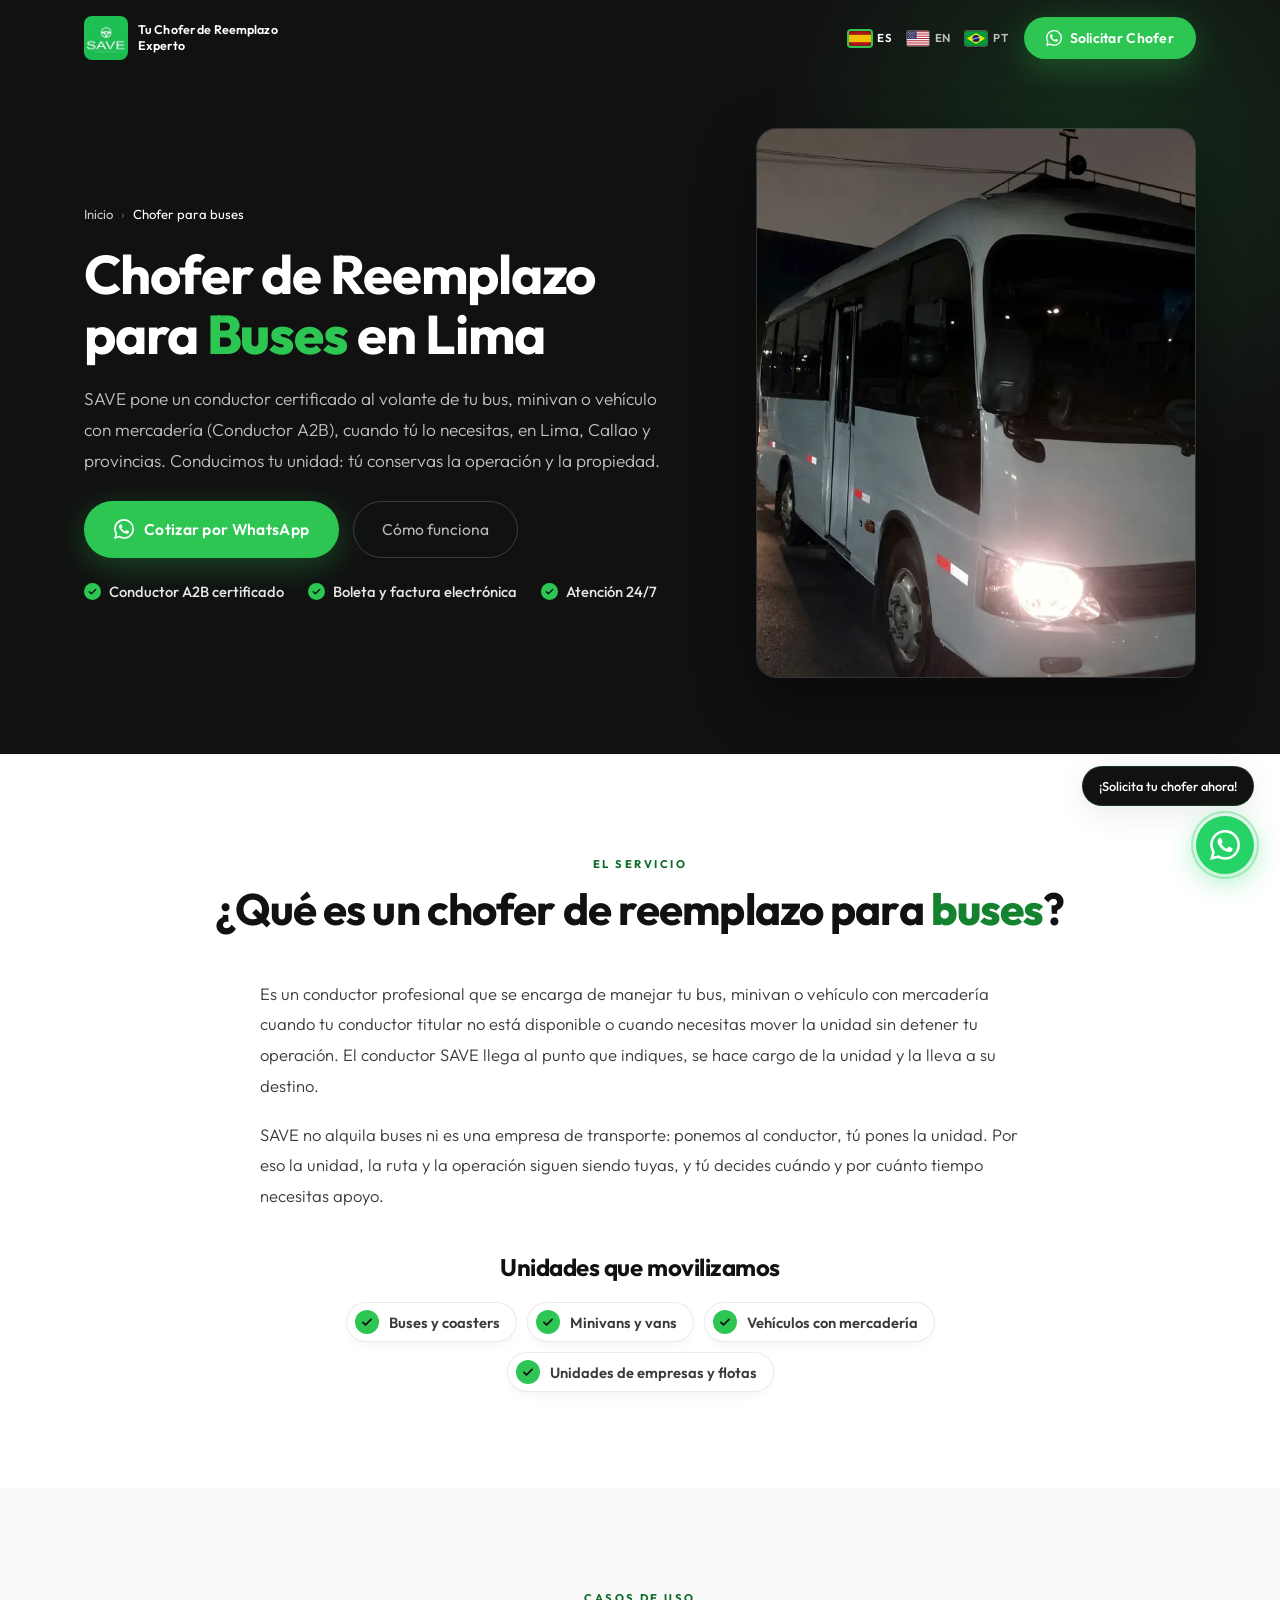
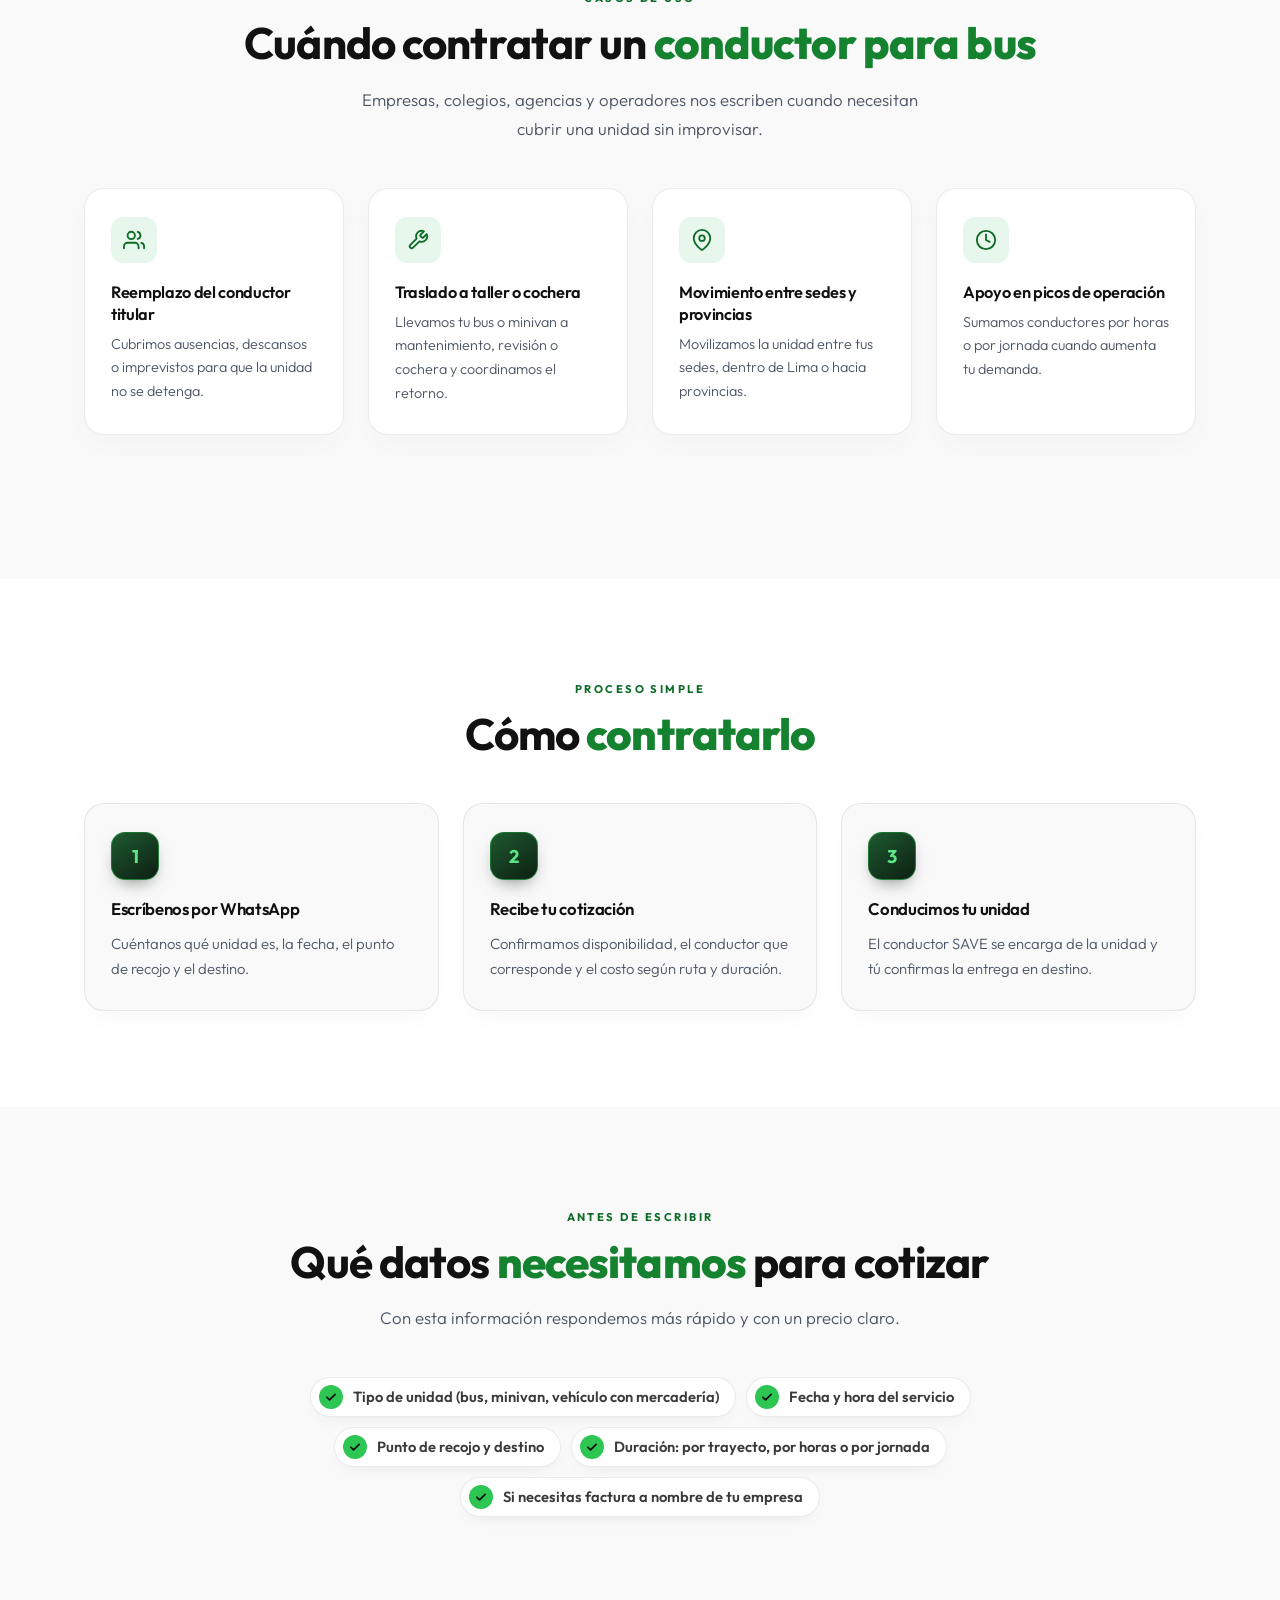
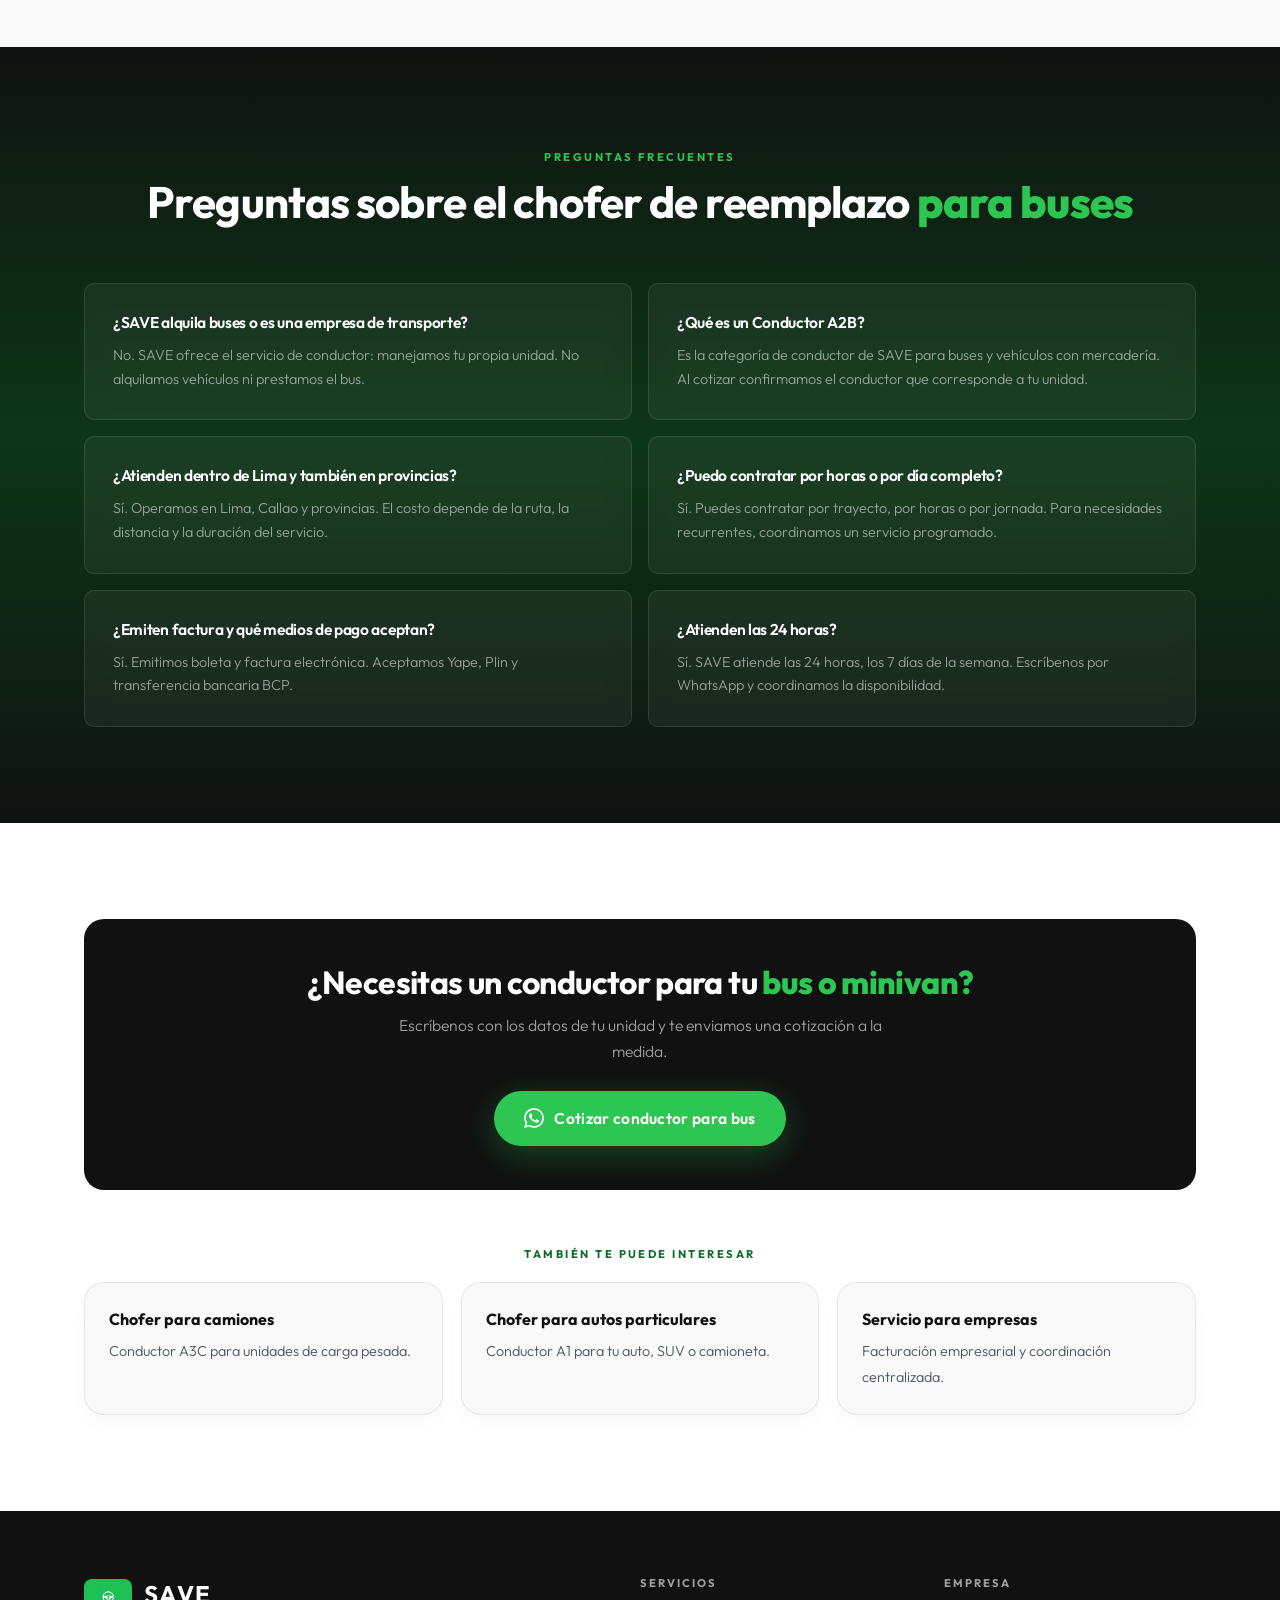
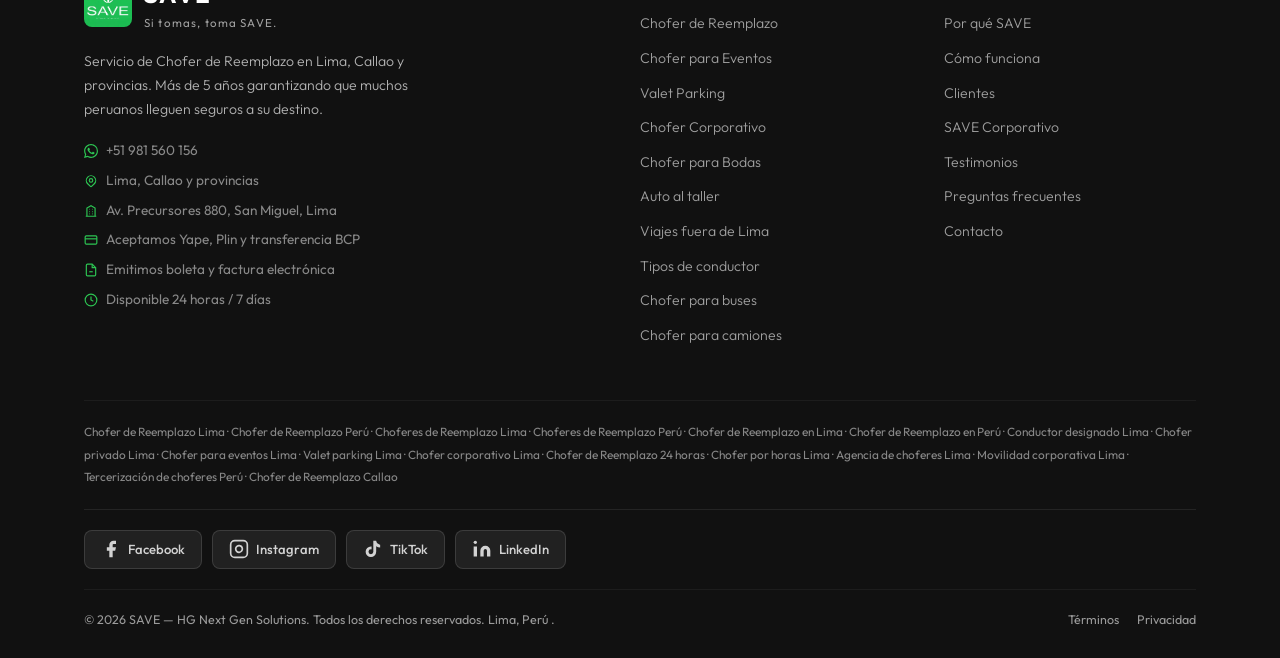
<file: chofer-de-reemplazo-buses.html>
<!DOCTYPE html>
<html lang="es-PE">
<head>
  <meta charset="UTF-8" />
  <meta name="viewport" content="width=device-width, initial-scale=1.0" />
  <title>Chofer de Reemplazo para Buses en Lima | SAVE</title>
  <meta name="description" content="Conductor A2B certificado para tu bus, minivan o vehículo con mercadería. Conducimos tu unidad en Lima, Callao y provincias, 24/7. Cotiza por WhatsApp." />
  <meta name="robots" content="index, follow, max-image-preview:large" />
  <meta name="google-site-verification" content="8U-Eb5mYqt-9U6mN5gyjgRgYLU6bszNLMTOVDiZN3jU" />
  <link rel="icon" type="image/x-icon" href="/favicon.ico" />
  <link rel="icon" type="image/png" sizes="32x32" href="/favicon-32x32.png" />
  <link rel="icon" type="image/png" sizes="16x16" href="/favicon-16x16.png" />
  <link rel="apple-touch-icon" sizes="180x180" href="/apple-touch-icon.png" />
  <link rel="manifest" href="/site.webmanifest" />
  <link rel="canonical" href="https://tomasave.com/chofer-de-reemplazo-buses.html" />
  <link rel="alternate" hreflang="es-PE" href="https://tomasave.com/chofer-de-reemplazo-buses.html" />
  <link rel="alternate" hreflang="es" href="https://tomasave.com/chofer-de-reemplazo-buses.html" />
  <link rel="alternate" hreflang="en" href="https://tomasave.com/designated-driver-buses.html" />
  <link rel="alternate" hreflang="pt" href="https://tomasave.com/motorista-onibus.html" />
  <link rel="alternate" hreflang="x-default" href="https://tomasave.com/chofer-de-reemplazo-buses.html" />
  <meta name="geo.region" content="PE-LIM" />
  <meta name="geo.placename" content="San Miguel, Lima, Perú" />
  <link rel="preload" as="image" href="/chofer-a2b.webp" fetchpriority="high" />
  <link rel="preload" as="image" href="/logo-save-nav.webp" />
  <!-- Meta Pixel (Facebook / Instagram Ads) -->
  <!-- REEMPLAZAR "TU_PIXEL_ID_AQUI" con tu ID real — business.facebook.com → Events Manager → Crear píxel -->
  <script>
    !function(f,b,e,v,n,t,s){if(f.fbq)return;n=f.fbq=function(){n.callMethod?
    n.callMethod.apply(n,arguments):n.queue.push(arguments)};if(!f._fbq)f._fbq=n;
    n.push=n;n.loaded=!0;n.version='2.0';n.queue=[];t=b.createElement(e);t.async=!0;
    t.src=v;s=b.getElementsByTagName(e)[0];s.parentNode.insertBefore(t,s)}(window,
    document,'script','https://connect.facebook.net/en_US/fbevents.js');
    // Al obtener el Pixel ID real, reemplazar la línea de abajo por: var SAVE_PIXEL_ID = '1234567890';
    var SAVE_PIXEL_ID = '';
    if (SAVE_PIXEL_ID) { fbq('init', SAVE_PIXEL_ID); fbq('track', 'PageView'); }
  </script>
  <!-- Al tener el Pixel ID, descomentar y reemplazar TU_PIXEL_ID:
  <noscript>
    <img height="1" width="1" style="display:none"
    src="https://www.facebook.com/tr?id=TU_PIXEL_ID&ev=PageView&noscript=1" alt=""/>
  </noscript>
  -->
  <!-- Fin Meta Pixel -->

  <!-- Google Analytics 4 (GA4) -->
  <script async src="https://www.googletagmanager.com/gtag/js?id=G-GT6MZ23KWT" defer></script>
  <script defer>
    window.dataLayer = window.dataLayer || [];
    function gtag(){dataLayer.push(arguments);}
    gtag('js', new Date());
    gtag('config', 'G-GT6MZ23KWT', {'send_page_view': true});
  </script>
  <!-- End Google Analytics 4 -->
  <meta property="og:type" content="website" />
  <meta property="og:url" content="https://tomasave.com/chofer-de-reemplazo-buses.html" />
  <meta property="og:title" content="Chofer de Reemplazo para Buses en Lima | SAVE" />
  <meta property="og:description" content="Conductor A2B certificado para tu bus, minivan o vehículo con mercadería. Conducimos tu unidad en Lima, Callao y provincias, 24/7. Cotiza por WhatsApp." />
  <meta property="og:image" content="https://tomasave.com/og-image.jpg" />
  <meta property="og:locale" content="es_PE" />
  <meta property="og:site_name" content="SAVE" />
  <meta name="twitter:card" content="summary_large_image" />
  <meta name="twitter:title" content="Chofer de Reemplazo para Buses en Lima | SAVE" />
  <meta name="twitter:description" content="Conductor A2B certificado para tu bus, minivan o vehículo con mercadería. Conducimos tu unidad en Lima, Callao y provincias, 24/7. Cotiza por WhatsApp." />
  <meta name="twitter:image" content="https://tomasave.com/og-image.jpg" />
  <script type="application/ld+json">
  {
    "@context": "https://schema.org",
    "@type": "LocalBusiness",
    "@id": "https://tomasave.com/#business",
    "name": "SAVE — Chofer de Reemplazo Lima",
    "url": "https://tomasave.com",
    "telephone": "+51981560156",
    "image": [
      "https://tomasave.com/og-image.jpg",
      "https://tomasave.com/logo-save-hero.webp"
    ],
    "logo": "https://tomasave.com/logo-save-hero.webp",
    "address": {
      "@type": "PostalAddress",
      "streetAddress": "Av. Precursores 880",
      "addressLocality": "San Miguel",
      "addressRegion": "Lima",
      "postalCode": "15087",
      "addressCountry": "PE"
    },
    "geo": {
      "@type": "GeoCoordinates",
      "latitude": -12.0689567,
      "longitude": -77.0993315
    },
    "openingHoursSpecification": [
      {
        "@type": "OpeningHoursSpecification",
        "dayOfWeek": [
          "Monday",
          "Tuesday",
          "Wednesday",
          "Thursday",
          "Friday",
          "Saturday",
          "Sunday"
        ],
        "opens": "00:00",
        "closes": "23:59"
      }
    ]
  }
  </script>
  <script type="application/ld+json">
  {
    "@context": "https://schema.org",
    "@type": "Service",
    "@id": "https://tomasave.com/chofer-de-reemplazo-buses.html#service",
    "name": "Chofer de reemplazo para buses",
    "serviceType": "Chofer de reemplazo para buses y vehículos con mercadería",
    "description": "Servicio de conductor certificado (Conductor A2B) para buses, minivans y vehículos con mercadería en Lima, Callao y provincias. SAVE conduce la unidad del cliente; no alquila vehículos.",
    "provider": {
      "@id": "https://tomasave.com/#business"
    },
    "url": "https://tomasave.com/chofer-de-reemplazo-buses.html",
    "areaServed": [
      {
        "@type": "City",
        "name": "Lima"
      },
      {
        "@type": "City",
        "name": "Callao"
      },
      {
        "@type": "Country",
        "name": "Perú"
      }
    ],
    "availableChannel": {
      "@type": "ServiceChannel",
      "serviceUrl": "https://wa.me/51981560156"
    }
  }
  </script>
  <script type="application/ld+json">
  {
    "@context": "https://schema.org",
    "@type": "BreadcrumbList",
    "itemListElement": [
      {
        "@type": "ListItem",
        "position": 1,
        "name": "Inicio",
        "item": "https://tomasave.com/"
      },
      {
        "@type": "ListItem",
        "position": 2,
        "name": "Chofer para buses",
        "item": "https://tomasave.com/chofer-de-reemplazo-buses.html"
      }
    ]
  }
  </script>
  <script type="application/ld+json">
  {
    "@context": "https://schema.org",
    "@type": "FAQPage",
    "mainEntity": [
      {
        "@type": "Question",
        "name": "¿SAVE alquila buses o es una empresa de transporte?",
        "acceptedAnswer": {
          "@type": "Answer",
          "text": "No. SAVE ofrece el servicio de conductor: manejamos tu propia unidad. No alquilamos vehículos ni prestamos el bus."
        }
      },
      {
        "@type": "Question",
        "name": "¿Qué es un Conductor A2B?",
        "acceptedAnswer": {
          "@type": "Answer",
          "text": "Es la categoría de conductor de SAVE para buses y vehículos con mercadería. Al cotizar confirmamos el conductor que corresponde a tu unidad."
        }
      },
      {
        "@type": "Question",
        "name": "¿Atienden dentro de Lima y también en provincias?",
        "acceptedAnswer": {
          "@type": "Answer",
          "text": "Sí. Operamos en Lima, Callao y provincias. El costo depende de la ruta, la distancia y la duración del servicio."
        }
      },
      {
        "@type": "Question",
        "name": "¿Puedo contratar por horas o por día completo?",
        "acceptedAnswer": {
          "@type": "Answer",
          "text": "Sí. Puedes contratar por trayecto, por horas o por jornada. Para necesidades recurrentes, coordinamos un servicio programado."
        }
      },
      {
        "@type": "Question",
        "name": "¿Emiten factura y qué medios de pago aceptan?",
        "acceptedAnswer": {
          "@type": "Answer",
          "text": "Sí. Emitimos boleta y factura electrónica. Aceptamos Yape, Plin y transferencia bancaria BCP."
        }
      },
      {
        "@type": "Question",
        "name": "¿Atienden las 24 horas?",
        "acceptedAnswer": {
          "@type": "Answer",
          "text": "Sí. SAVE atiende las 24 horas, los 7 días de la semana. Escríbenos por WhatsApp y coordinamos la disponibilidad."
        }
      }
    ]
  }
  </script>

  <link rel="preconnect" href="https://fonts.googleapis.com" />
  <link rel="preconnect" href="https://fonts.gstatic.com" crossorigin />
  <link rel="preload" as="style" href="https://fonts.googleapis.com/css2?family=Outfit:wght@300..800&display=swap" />
  <link rel="stylesheet" href="https://fonts.googleapis.com/css2?family=Outfit:wght@300..800&display=swap" media="print" onload="this.media='all'" />
  <noscript><link rel="stylesheet" href="https://fonts.googleapis.com/css2?family=Outfit:wght@300..800&display=swap" /></noscript>
  <link rel="stylesheet" href="/site.css" />
  <style>
    /* ─── Páginas de servicio (buses / camiones) ─── */
    .sp-hero { background: var(--black); position: relative; overflow: hidden; padding: 128px 0 76px; }
    .sp-hero::before { content:''; position:absolute; top:-25%; right:-12%; width:680px; height:680px; border-radius:50%;
      background: radial-gradient(circle, rgba(45,198,83,.16) 0%, transparent 68%); pointer-events:none; }
    .sp-hero .container { position: relative; }
    .sp-hero-grid { display: grid; grid-template-columns: minmax(0,1.15fr) minmax(0,.85fr); gap: 56px; align-items: center; }
    .sp-crumbs ol { list-style:none; display:flex; flex-wrap:wrap; gap:6px 8px; padding:0; margin:0 0 20px; font-size:.82rem; color:rgba(255,255,255,.62); }
    .sp-crumbs li + li::before { content:'›'; margin-right:8px; color:rgba(255,255,255,.35); }
    .sp-crumbs a { color:rgba(255,255,255,.78); }
    .sp-crumbs a:hover, .sp-crumbs a:focus-visible { color:var(--green); }
    .sp-crumbs [aria-current] { color:#fff; }
    .sp-h1 { font-family:var(--font-display); font-size:clamp(2.1rem,5vw,3.7rem); font-weight:700; line-height:1.08; color:#fff; margin-bottom:20px; }
    .sp-h1 em { font-style:italic; color:var(--green); }
    .sp-lead { color:rgba(255,255,255,.74); font-size:1.08rem; line-height:1.78; max-width:580px; margin-bottom:24px; font-weight:300; }
    .sp-chips { list-style:none; display:flex; flex-wrap:wrap; gap:10px; padding:0; margin:0 0 30px; }
    .sp-chips li { font-size:.82rem; font-weight:600; letter-spacing:.04em; color:#fff; border:1px solid rgba(255,255,255,.2); border-radius:999px; padding:7px 14px; background:rgba(255,255,255,.05); }
    .sp-chips li:first-child { background:var(--green); border-color:var(--green); color:var(--black); }
    .sp-actions { display:flex; flex-wrap:wrap; gap:14px; }
    .sp-photo { position:relative; aspect-ratio:4/5; border-radius:var(--radius-lg); overflow:hidden; border:1px solid rgba(255,255,255,.14); max-width:440px; margin-left:auto; width:100%; box-shadow:0 24px 60px rgba(0,0,0,.45); }
    .sp-photo img { width:100%; height:100%; object-fit:cover; }
    .sp-section { padding: var(--section-py) 0; background: var(--white); }
    .sp-section.alt { background: var(--off-white); }
    .sp-head { text-align:center; margin-bottom:44px; }
    .sp-head .section-desc { margin:0 auto; }
    .sp-prose { max-width:760px; margin:0 auto; }
    .sp-prose p { font-size:1.04rem; line-height:1.85; color:var(--gray-dark); font-weight:300; margin-bottom:18px; }
    .sp-units { max-width:760px; margin:36px auto 0; }
    .sp-units h3 { font-family:var(--font-display); font-size:1.5rem; color:var(--black); margin-bottom:16px; text-align:center; }
    .sp-units .drivers-checks { margin:0 auto; }
    .sp-steps { list-style:none; display:grid; grid-template-columns:repeat(3,minmax(0,1fr)); gap:24px; padding:0; counter-reset:step; }
    .sp-steps li { background:var(--off-white); border:1px solid var(--gray-mid); border-radius:var(--radius-lg); padding:32px 26px; counter-increment:step; }
    .sp-steps li::before { content:counter(step); display:flex; align-items:center; justify-content:center; width:44px; height:44px; border-radius:50%; background:var(--green); color:var(--black); font-weight:700; margin-bottom:16px; }
    .sp-steps h3 { font-size:1.05rem; font-weight:600; color:var(--black); margin-bottom:8px; }
    .sp-steps p { font-size:.93rem; color:var(--gray-text); line-height:1.7; font-weight:300; }
    .sp-need { max-width:820px; margin:0 auto; }
    .sp-related { list-style:none; display:grid; grid-template-columns:repeat(3,minmax(0,1fr)); gap:18px; margin-top:44px; padding:0; }
    .sp-related a { display:block; height:100%; background:var(--off-white); border:1px solid var(--gray-mid); border-radius:var(--radius-lg); padding:22px 22px 24px; transition:var(--transition); }
    .sp-related a:hover, .sp-related a:focus-visible { border-color:rgba(45,198,83,.5); box-shadow:var(--shadow-card); transform:translateY(-3px); }
    .sp-related strong { display:block; font-size:1rem; color:var(--black); margin-bottom:6px; }
    .sp-related span { font-size:.9rem; color:var(--gray-text); font-weight:300; line-height:1.6; }
    .sp-related-label { text-align:center; margin-top:56px; }
    @media (max-width:1024px) { .sp-hero-grid { gap:36px; } .sp-steps { gap:16px; } }
    @media (max-width:820px) {
      .sp-hero { padding:112px 0 56px; }
      .sp-hero-grid { grid-template-columns:1fr; }
      .sp-photo { margin:8px auto 0; max-width:360px; aspect-ratio:4/4.4; }
      .sp-steps, .sp-related { grid-template-columns:1fr; }
    }
    @media (max-width:480px) { .sp-actions .btn-wa, .sp-actions .btn-outline { width:100%; justify-content:center; } .sp-head { margin-bottom:32px; } }
    @media (prefers-reduced-motion:reduce) { .sp-related a { transition:none; } .sp-related a:hover { transform:none; } }
    /* Refinamiento páginas de servicio */
    .sp-h1 em { font-style: normal; font-weight: 800; }
    @media (max-width: 640px) { .sp-steps p, .sp-prose p, .sp-related span { font-size: 1rem; line-height: 1.65; } }
    .sp-h1 { font-size: clamp(2.1rem, 4.6vw, 3.4rem); line-height: 1.1; }
    .sp-section .corporate-card { background: var(--white); border: 1px solid rgba(0,0,0,.08); border-radius: 20px; padding: 28px 26px; box-shadow: 0 10px 30px -10px rgba(0,0,0,.05); }
    .sp-section .corporate-card:hover { box-shadow: 0 18px 40px -14px rgba(0,0,0,.14); border-color: rgba(45,198,83,.45); }
    .sp-steps li { border: 1px solid rgba(0,0,0,.08); box-shadow: 0 10px 30px -10px rgba(0,0,0,.05); padding: 28px 26px; }
    .sp-steps li::before { width: 48px; height: 48px; border-radius: 14px; font-size: 1.15rem; color: #5BE584;
      background: linear-gradient(145deg, #1d5a30 0%, #0D1F12 100%); border: 1px solid rgba(45,198,83,.45); box-shadow: 0 8px 18px -8px rgba(13,31,18,.6); }
    .sp-related a { border: 1px solid rgba(0,0,0,.08); box-shadow: 0 10px 30px -10px rgba(0,0,0,.05); padding: 24px; }


  </style>
</head>
<body>

  <!-- WHATSAPP FLOAT -->
  <div class="wa-float">
    <div class="wa-tooltip">¡Solicita tu chofer ahora!</div>
    <a href="https://wa.me/51981560156?text=%C2%A1Hola!%20Quiero%20cotizar%20un%20ch%C3%B3fer%20de%20reemplazo%20SAVE%20%28Conductor%20A2B%29%20para%20un%20bus%20o%20veh%C3%ADculo%20con%20mercader%C3%ADa."
       target="_blank" rel="noopener noreferrer"
       class="wa-btn-float"
       data-event="whatsapp_click" data-origen="flotante"
       aria-label="Cotizar por WhatsApp">
      <svg viewBox="0 0 24 24" fill="currentColor"><path d="M17.472 14.382c-.297-.149-1.758-.867-2.03-.967-.273-.099-.471-.148-.67.15-.197.297-.767.966-.94 1.164-.173.199-.347.223-.644.075-.297-.15-1.255-.463-2.39-1.475-.883-.788-1.48-1.761-1.653-2.059-.173-.297-.018-.458.13-.606.134-.133.298-.347.446-.52.149-.174.198-.298.298-.497.099-.198.05-.371-.025-.52-.075-.149-.669-1.612-.916-2.207-.242-.579-.487-.5-.669-.51-.173-.008-.371-.01-.57-.01-.198 0-.52.074-.792.372-.272.297-1.04 1.016-1.04 2.479 0 1.462 1.065 2.875 1.213 3.074.149.198 2.096 3.2 5.077 4.487.709.306 1.262.489 1.694.625.712.227 1.36.195 1.871.118.571-.085 1.758-.719 2.006-1.413.248-.694.248-1.289.173-1.413-.074-.124-.272-.198-.57-.347m-5.421 7.403h-.004a9.87 9.87 0 01-5.031-1.378l-.361-.214-3.741.982.998-3.648-.235-.374a9.86 9.86 0 01-1.51-5.26c.001-5.45 4.436-9.884 9.888-9.884 2.64 0 5.122 1.03 6.988 2.898a9.825 9.825 0 012.893 6.994c-.003 5.45-4.437 9.884-9.885 9.884m8.413-18.297A11.815 11.815 0 0012.05 0C5.495 0 .16 5.335.157 11.892c0 2.096.547 4.142 1.588 5.945L.057 24l6.305-1.654a11.882 11.882 0 005.683 1.448h.005c6.554 0 11.89-5.335 11.893-11.893a11.821 11.821 0 00-3.48-8.413z"/></svg>
      <span class="wa-btn-label">Cotizar por WhatsApp</span>
    </a>
  </div>

  <!-- NAVBAR -->
  <header role="banner">
    <nav class="navbar" id="navbar" aria-label="Navegación principal">
      <div class="container navbar-inner">
        <a href="/" class="nav-logo" aria-label="SAVE — Inicio">
          <img src="/logo-save-nav.webp" alt="SAVE Chofer de Reemplazo Lima" width="44" height="44" loading="eager" fetchpriority="high" decoding="async">
          <span class="nav-logo-text" style="font-family:'Outfit',sans-serif;font-size:0.78rem;font-weight:600;letter-spacing:0.01em;line-height:1.25;max-width:160px;">Tu Chofer de Reemplazo Experto</span>
        </a>
        <div class="lang-switch" role="group" aria-label="Idioma / Language">
          <span class="lang-item is-current" lang="es" aria-current="true" title="Español"><svg class="flag" viewBox="0 0 24 16" width="24" height="16" aria-hidden="true" focusable="false"><rect width="24" height="16" fill="#AA151B"/><rect y="4" width="24" height="8" fill="#F1BF00"/></svg><span class="lang-code">ES</span></span>
          <a href="/designated-driver-buses.html" class="lang-item" hreflang="en" lang="en" title="English version"><svg class="flag" viewBox="0 0 24 16" width="24" height="16" aria-hidden="true" focusable="false"><rect width="24" height="16" fill="#fff"/><path fill="#B22234" d="M0 0h24v1.23H0zM0 2.46h24v1.23H0zM0 4.92h24v1.23H0zM0 7.38h24v1.23H0zM0 9.85h24v1.23H0zM0 12.31h24v1.23H0zM0 14.77h24V16H0z"/><rect width="10.4" height="8.62" fill="#3C3B6E"/><g fill="#fff"><circle cx="1.9" cy="1.30" r=".42"/><circle cx="3.9" cy="1.30" r=".42"/><circle cx="5.9" cy="1.30" r=".42"/><circle cx="7.9" cy="1.30" r=".42"/><circle cx="2.9" cy="2.65" r=".42"/><circle cx="4.9" cy="2.65" r=".42"/><circle cx="6.9" cy="2.65" r=".42"/><circle cx="1.9" cy="4.00" r=".42"/><circle cx="3.9" cy="4.00" r=".42"/><circle cx="5.9" cy="4.00" r=".42"/><circle cx="7.9" cy="4.00" r=".42"/><circle cx="2.9" cy="5.35" r=".42"/><circle cx="4.9" cy="5.35" r=".42"/><circle cx="6.9" cy="5.35" r=".42"/><circle cx="1.9" cy="6.70" r=".42"/><circle cx="3.9" cy="6.70" r=".42"/><circle cx="5.9" cy="6.70" r=".42"/><circle cx="7.9" cy="6.70" r=".42"/></g></svg><span class="lang-code">EN</span></a>
          <a href="/motorista-onibus.html" class="lang-item" hreflang="pt" lang="pt" title="Versão em português"><svg class="flag" viewBox="0 0 24 16" width="24" height="16" aria-hidden="true" focusable="false"><rect width="24" height="16" fill="#009C3B"/><path fill="#FFDF00" d="M12 1.9 22 8 12 14.1 2 8z"/><circle cx="12" cy="8" r="3.9" fill="#002776"/><path d="M8.3 8.9Q12 7.5 15.8 6.9" stroke="#fff" stroke-width=".75" fill="none" stroke-linecap="round"/></svg><span class="lang-code">PT</span></a>
        </div>
        <a href="https://wa.me/51981560156?text=%C2%A1Hola!%20Quiero%20cotizar%20un%20ch%C3%B3fer%20de%20reemplazo%20SAVE%20%28Conductor%20A2B%29%20para%20un%20bus%20o%20veh%C3%ADculo%20con%20mercader%C3%ADa."
           target="_blank" rel="noopener noreferrer"
           class="nav-cta"
           data-event="whatsapp_click" data-origen="navbar">
          <svg viewBox="0 0 24 24" fill="currentColor"><path d="M17.472 14.382c-.297-.149-1.758-.867-2.03-.967-.273-.099-.471-.148-.67.15-.197.297-.767.966-.94 1.164-.173.199-.347.223-.644.075-.297-.15-1.255-.463-2.39-1.475-.883-.788-1.48-1.761-1.653-2.059-.173-.297-.018-.458.13-.606.134-.133.298-.347.446-.52.149-.174.198-.298.298-.497.099-.198.05-.371-.025-.52-.075-.149-.669-1.612-.916-2.207-.242-.579-.487-.5-.669-.51-.173-.008-.371-.01-.57-.01-.198 0-.52.074-.792.372-.272.297-1.04 1.016-1.04 2.479 0 1.462 1.065 2.875 1.213 3.074.149.198 2.096 3.2 5.077 4.487.709.306 1.262.489 1.694.625.712.227 1.36.195 1.871.118.571-.085 1.758-.719 2.006-1.413.248-.694.248-1.289.173-1.413-.074-.124-.272-.198-.57-.347m-5.421 7.403h-.004a9.87 9.87 0 01-5.031-1.378l-.361-.214-3.741.982.998-3.648-.235-.374a9.86 9.86 0 01-1.51-5.26c.001-5.45 4.436-9.884 9.888-9.884 2.64 0 5.122 1.03 6.988 2.898a9.825 9.825 0 012.893 6.994c-.003 5.45-4.437 9.884-9.885 9.884m8.413-18.297A11.815 11.815 0 0012.05 0C5.495 0 .16 5.335.157 11.892c0 2.096.547 4.142 1.588 5.945L.057 24l6.305-1.654a11.882 11.882 0 005.683 1.448h.005c6.554 0 11.89-5.335 11.893-11.893a11.821 11.821 0 00-3.48-8.413z"/></svg>
          <span>Solicitar Chofer</span>
        </a>
      </div>
    </nav>
  </header>

  <main>
    <section class="sp-hero" aria-labelledby="sp-h1">
      <div class="container">
        <div class="sp-hero-grid">
          <div>
            <nav class="sp-crumbs" aria-label="Ruta de navegación">
              <ol>
                <li><a href="/">Inicio</a></li>
                <li><span aria-current="page">Chofer para buses</span></li>
              </ol>
            </nav>
            <h1 class="sp-h1" id="sp-h1">Chofer de Reemplazo para <em>Buses</em> en Lima</h1>
            <p class="sp-lead">SAVE pone un conductor certificado al volante de tu bus, minivan o vehículo con mercadería (Conductor A2B), cuando tú lo necesitas, en Lima, Callao y provincias. Conducimos tu unidad: tú conservas la operación y la propiedad.</p>
            <div class="sp-actions">
              <a href="https://wa.me/51981560156?text=%C2%A1Hola!%20Quiero%20cotizar%20un%20ch%C3%B3fer%20de%20reemplazo%20SAVE%20%28Conductor%20A2B%29%20para%20un%20bus%20o%20veh%C3%ADculo%20con%20mercader%C3%ADa." target="_blank" rel="noopener noreferrer" class="btn-wa" data-event="whatsapp_click" data-origen="bus_hero"><svg width="20" height="20" aria-hidden="true" viewBox="0 0 24 24" fill="currentColor"><path d="M17.472 14.382c-.297-.149-1.758-.867-2.03-.967-.273-.099-.471-.148-.67.15-.197.297-.767.966-.94 1.164-.173.199-.347.223-.644.075-.297-.15-1.255-.463-2.39-1.475-.883-.788-1.48-1.761-1.653-2.059-.173-.297-.018-.458.13-.606.134-.133.298-.347.446-.52.149-.174.198-.298.298-.497.099-.198.05-.371-.025-.52-.075-.149-.669-1.612-.916-2.207-.242-.579-.487-.5-.669-.51-.173-.008-.371-.01-.57-.01-.198 0-.52.074-.792.372-.272.297-1.04 1.016-1.04 2.479 0 1.462 1.065 2.875 1.213 3.074.149.198 2.096 3.2 5.077 4.487.709.306 1.262.489 1.694.625.712.227 1.36.195 1.871.118.571-.085 1.758-.719 2.006-1.413.248-.694.248-1.289.173-1.413-.074-.124-.272-.198-.57-.347m-5.421 7.403h-.004a9.87 9.87 0 01-5.031-1.378l-.361-.214-3.741.982.998-3.648-.235-.374a9.86 9.86 0 01-1.51-5.26c.001-5.45 4.436-9.884 9.888-9.884 2.64 0 5.122 1.03 6.988 2.898a9.825 9.825 0 012.893 6.994c-.003 5.45-4.437 9.884-9.885 9.884m8.413-18.297A11.815 11.815 0 0012.05 0C5.495 0 .16 5.335.157 11.892c0 2.096.547 4.142 1.588 5.945L.057 24l6.305-1.654a11.882 11.882 0 005.683 1.448h.005c6.554 0 11.89-5.335 11.893-11.893a11.821 11.821 0 00-3.48-8.413z"/></svg>Cotizar por WhatsApp</a>
              <a href="#como" class="btn-outline">Cómo funciona</a>
            </div>
            <ul class="hero-trust"><li><svg viewBox="0 0 24 24" fill="none" stroke="currentColor" stroke-width="3" stroke-linecap="round" stroke-linejoin="round" aria-hidden="true" focusable="false"><path d="M5 12.5l4.5 4.5L19 7.5"/></svg><span>Conductor A2B certificado</span></li><li><svg viewBox="0 0 24 24" fill="none" stroke="currentColor" stroke-width="3" stroke-linecap="round" stroke-linejoin="round" aria-hidden="true" focusable="false"><path d="M5 12.5l4.5 4.5L19 7.5"/></svg><span>Boleta y factura electrónica</span></li><li><svg viewBox="0 0 24 24" fill="none" stroke="currentColor" stroke-width="3" stroke-linecap="round" stroke-linejoin="round" aria-hidden="true" focusable="false"><path d="M5 12.5l4.5 4.5L19 7.5"/></svg><span>Atención 24/7</span></li></ul>
          </div>
          <div class="sp-photo">
            <img src="/chofer-a2b.webp" alt="Bus blanco listo para ser conducido por un Conductor A2B de SAVE, chofer de reemplazo para buses en Lima" width="640" height="800" loading="eager" fetchpriority="high" decoding="async">
          </div>
        </div>
      </div>
    </section>

    <section class="sp-section" id="servicio" aria-labelledby="what-h2">
      <div class="container">
        <div class="sp-head reveal">
          <span class="section-label">El servicio</span>
          <h2 class="section-title" id="what-h2">¿Qué es un chofer de reemplazo para <em>buses</em>?</h2>
        </div>
        <div class="sp-prose reveal">
          <p>Es un conductor profesional que se encarga de manejar tu bus, minivan o vehículo con mercadería cuando tu conductor titular no está disponible o cuando necesitas mover la unidad sin detener tu operación. El conductor SAVE llega al punto que indiques, se hace cargo de la unidad y la lleva a su destino.</p>
          <p>SAVE no alquila buses ni es una empresa de transporte: ponemos al conductor, tú pones la unidad. Por eso la unidad, la ruta y la operación siguen siendo tuyas, y tú decides cuándo y por cuánto tiempo necesitas apoyo.</p>
        </div>
        <div class="sp-units reveal">
          <h3>Unidades que movilizamos</h3>
          <ul class="drivers-checks">
          <li><span class="drivers-check-ico"><svg viewBox="0 0 24 24" fill="none" stroke="currentColor" stroke-width="3" stroke-linecap="round" stroke-linejoin="round" aria-hidden="true" focusable="false"><path d="M5 12.5l4.5 4.5L19 7.5"/></svg></span><span>Buses y coasters</span></li>
          <li><span class="drivers-check-ico"><svg viewBox="0 0 24 24" fill="none" stroke="currentColor" stroke-width="3" stroke-linecap="round" stroke-linejoin="round" aria-hidden="true" focusable="false"><path d="M5 12.5l4.5 4.5L19 7.5"/></svg></span><span>Minivans y vans</span></li>
          <li><span class="drivers-check-ico"><svg viewBox="0 0 24 24" fill="none" stroke="currentColor" stroke-width="3" stroke-linecap="round" stroke-linejoin="round" aria-hidden="true" focusable="false"><path d="M5 12.5l4.5 4.5L19 7.5"/></svg></span><span>Vehículos con mercadería</span></li>
          <li><span class="drivers-check-ico"><svg viewBox="0 0 24 24" fill="none" stroke="currentColor" stroke-width="3" stroke-linecap="round" stroke-linejoin="round" aria-hidden="true" focusable="false"><path d="M5 12.5l4.5 4.5L19 7.5"/></svg></span><span>Unidades de empresas y flotas</span></li>
          </ul>
        </div>
      </div>
    </section>

    <section class="sp-section alt" id="casos" aria-labelledby="cases-h2">
      <div class="container">
        <div class="sp-head reveal">
          <span class="section-label">Casos de uso</span>
          <h2 class="section-title" id="cases-h2">Cuándo contratar un <em>conductor para bus</em></h2>
          <p class="section-desc">Empresas, colegios, agencias y operadores nos escriben cuando necesitan cubrir una unidad sin improvisar.</p>
        </div>
        <div class="corporate-grid">
          <article class="corporate-card reveal reveal-delay-1">
            <div class="corporate-icon" aria-hidden="true"><svg viewBox="0 0 24 24" fill="none" stroke="currentColor" stroke-width="2" stroke-linecap="round" stroke-linejoin="round"><path d="M17 21v-2a4 4 0 0 0-4-4H5a4 4 0 0 0-4 4v2"/><circle cx="9" cy="7" r="4"/><path d="M23 21v-2a4 4 0 0 0-3-3.87"/><path d="M16 3.13a4 4 0 0 1 0 7.75"/></svg></div>
            <h3>Reemplazo del conductor titular</h3>
            <p>Cubrimos ausencias, descansos o imprevistos para que la unidad no se detenga.</p>
          </article>
          <article class="corporate-card reveal reveal-delay-2">
            <div class="corporate-icon" aria-hidden="true"><svg viewBox="0 0 24 24" fill="none" stroke="currentColor" stroke-width="2" stroke-linecap="round" stroke-linejoin="round"><path d="M14.7 6.3a1 1 0 0 0 0 1.4l1.6 1.6a1 1 0 0 0 1.4 0l3.77-3.77a6 6 0 0 1-7.94 7.94l-6.91 6.91a2.12 2.12 0 0 1-3-3l6.91-6.91a6 6 0 0 1 7.94-7.94l-3.76 3.76z"/></svg></div>
            <h3>Traslado a taller o cochera</h3>
            <p>Llevamos tu bus o minivan a mantenimiento, revisión o cochera y coordinamos el retorno.</p>
          </article>
          <article class="corporate-card reveal reveal-delay-3">
            <div class="corporate-icon" aria-hidden="true"><svg viewBox="0 0 24 24" fill="none" stroke="currentColor" stroke-width="2" stroke-linecap="round" stroke-linejoin="round"><path d="M21 10c0 7-9 13-9 13s-9-6-9-13a9 9 0 0 1 18 0z"/><circle cx="12" cy="10" r="3"/></svg></div>
            <h3>Movimiento entre sedes y provincias</h3>
            <p>Movilizamos la unidad entre tus sedes, dentro de Lima o hacia provincias.</p>
          </article>
          <article class="corporate-card reveal reveal-delay-4">
            <div class="corporate-icon" aria-hidden="true"><svg viewBox="0 0 24 24" fill="none" stroke="currentColor" stroke-width="2" stroke-linecap="round" stroke-linejoin="round"><circle cx="12" cy="12" r="10"/><polyline points="12 6 12 12 16 14"/></svg></div>
            <h3>Apoyo en picos de operación</h3>
            <p>Sumamos conductores por horas o por jornada cuando aumenta tu demanda.</p>
          </article>
        </div>
      </div>
    </section>

    <section class="sp-section" id="como" aria-labelledby="steps-h2">
      <div class="container">
        <div class="sp-head reveal">
          <span class="section-label">Proceso simple</span>
          <h2 class="section-title" id="steps-h2">Cómo <em>contratarlo</em></h2>
        </div>
        <ol class="sp-steps">
          <li class="reveal reveal-delay-1"><h3>Escríbenos por WhatsApp</h3><p>Cuéntanos qué unidad es, la fecha, el punto de recojo y el destino.</p></li>
          <li class="reveal reveal-delay-2"><h3>Recibe tu cotización</h3><p>Confirmamos disponibilidad, el conductor que corresponde y el costo según ruta y duración.</p></li>
          <li class="reveal reveal-delay-3"><h3>Conducimos tu unidad</h3><p>El conductor SAVE se encarga de la unidad y tú confirmas la entrega en destino.</p></li>
        </ol>
      </div>
    </section>

    <section class="sp-section alt" id="datos" aria-labelledby="need-h2">
      <div class="container">
        <div class="sp-head reveal">
          <span class="section-label">Antes de escribir</span>
          <h2 class="section-title" id="need-h2">Qué datos <em>necesitamos</em> para cotizar</h2>
          <p class="section-desc">Con esta información respondemos más rápido y con un precio claro.</p>
        </div>
        <div class="sp-need reveal">
          <ul class="drivers-checks">
          <li><span class="drivers-check-ico"><svg viewBox="0 0 24 24" fill="none" stroke="currentColor" stroke-width="3" stroke-linecap="round" stroke-linejoin="round" aria-hidden="true" focusable="false"><path d="M5 12.5l4.5 4.5L19 7.5"/></svg></span><span>Tipo de unidad (bus, minivan, vehículo con mercadería)</span></li>
          <li><span class="drivers-check-ico"><svg viewBox="0 0 24 24" fill="none" stroke="currentColor" stroke-width="3" stroke-linecap="round" stroke-linejoin="round" aria-hidden="true" focusable="false"><path d="M5 12.5l4.5 4.5L19 7.5"/></svg></span><span>Fecha y hora del servicio</span></li>
          <li><span class="drivers-check-ico"><svg viewBox="0 0 24 24" fill="none" stroke="currentColor" stroke-width="3" stroke-linecap="round" stroke-linejoin="round" aria-hidden="true" focusable="false"><path d="M5 12.5l4.5 4.5L19 7.5"/></svg></span><span>Punto de recojo y destino</span></li>
          <li><span class="drivers-check-ico"><svg viewBox="0 0 24 24" fill="none" stroke="currentColor" stroke-width="3" stroke-linecap="round" stroke-linejoin="round" aria-hidden="true" focusable="false"><path d="M5 12.5l4.5 4.5L19 7.5"/></svg></span><span>Duración: por trayecto, por horas o por jornada</span></li>
          <li><span class="drivers-check-ico"><svg viewBox="0 0 24 24" fill="none" stroke="currentColor" stroke-width="3" stroke-linecap="round" stroke-linejoin="round" aria-hidden="true" focusable="false"><path d="M5 12.5l4.5 4.5L19 7.5"/></svg></span><span>Si necesitas factura a nombre de tu empresa</span></li>
          </ul>
        </div>
      </div>
    </section>

    <section class="faq" id="preguntas" aria-labelledby="faq-heading" style="background-color:#0D1F12;">
      <div class="container">
        <div class="faq-header reveal">
          <span class="section-label">Preguntas frecuentes</span>
          <h2 class="section-title" id="faq-heading">Preguntas sobre el chofer de reemplazo <em>para buses</em></h2>
        </div>
        <div class="faq-grid">
          <article class="faq-item reveal reveal-delay-1">
            <h3>¿SAVE alquila buses o es una empresa de transporte?</h3>
            <p>No. SAVE ofrece el servicio de conductor: manejamos tu propia unidad. No alquilamos vehículos ni prestamos el bus.</p>
          </article>
          <article class="faq-item reveal reveal-delay-2">
            <h3>¿Qué es un Conductor A2B?</h3>
            <p>Es la categoría de conductor de SAVE para buses y vehículos con mercadería. Al cotizar confirmamos el conductor que corresponde a tu unidad.</p>
          </article>
          <article class="faq-item reveal reveal-delay-3">
            <h3>¿Atienden dentro de Lima y también en provincias?</h3>
            <p>Sí. Operamos en Lima, Callao y provincias. El costo depende de la ruta, la distancia y la duración del servicio.</p>
          </article>
          <article class="faq-item reveal reveal-delay-1">
            <h3>¿Puedo contratar por horas o por día completo?</h3>
            <p>Sí. Puedes contratar por trayecto, por horas o por jornada. Para necesidades recurrentes, coordinamos un servicio programado.</p>
          </article>
          <article class="faq-item reveal reveal-delay-2">
            <h3>¿Emiten factura y qué medios de pago aceptan?</h3>
            <p>Sí. Emitimos boleta y factura electrónica. Aceptamos Yape, Plin y transferencia bancaria BCP.</p>
          </article>
          <article class="faq-item reveal reveal-delay-3">
            <h3>¿Atienden las 24 horas?</h3>
            <p>Sí. SAVE atiende las 24 horas, los 7 días de la semana. Escríbenos por WhatsApp y coordinamos la disponibilidad.</p>
          </article>
        </div>
      </div>
    </section>

    <section class="sp-section" id="contacto" aria-labelledby="cta-h3">
      <div class="container">
        <div class="corporate-cta reveal">
          <h3 id="cta-h3">¿Necesitas un conductor para tu <em>bus o minivan?</em></h3>
          <p>Escríbenos con los datos de tu unidad y te enviamos una cotización a la medida.</p>
          <a href="https://wa.me/51981560156?text=%C2%A1Hola!%20Quiero%20cotizar%20un%20ch%C3%B3fer%20de%20reemplazo%20SAVE%20%28Conductor%20A2B%29%20para%20un%20bus%20o%20veh%C3%ADculo%20con%20mercader%C3%ADa." target="_blank" rel="noopener noreferrer" class="btn-wa" data-event="whatsapp_click" data-origen="bus_cotizar"><svg width="20" height="20" aria-hidden="true" viewBox="0 0 24 24" fill="currentColor"><path d="M17.472 14.382c-.297-.149-1.758-.867-2.03-.967-.273-.099-.471-.148-.67.15-.197.297-.767.966-.94 1.164-.173.199-.347.223-.644.075-.297-.15-1.255-.463-2.39-1.475-.883-.788-1.48-1.761-1.653-2.059-.173-.297-.018-.458.13-.606.134-.133.298-.347.446-.52.149-.174.198-.298.298-.497.099-.198.05-.371-.025-.52-.075-.149-.669-1.612-.916-2.207-.242-.579-.487-.5-.669-.51-.173-.008-.371-.01-.57-.01-.198 0-.52.074-.792.372-.272.297-1.04 1.016-1.04 2.479 0 1.462 1.065 2.875 1.213 3.074.149.198 2.096 3.2 5.077 4.487.709.306 1.262.489 1.694.625.712.227 1.36.195 1.871.118.571-.085 1.758-.719 2.006-1.413.248-.694.248-1.289.173-1.413-.074-.124-.272-.198-.57-.347m-5.421 7.403h-.004a9.87 9.87 0 01-5.031-1.378l-.361-.214-3.741.982.998-3.648-.235-.374a9.86 9.86 0 01-1.51-5.26c.001-5.45 4.436-9.884 9.888-9.884 2.64 0 5.122 1.03 6.988 2.898a9.825 9.825 0 012.893 6.994c-.003 5.45-4.437 9.884-9.885 9.884m8.413-18.297A11.815 11.815 0 0012.05 0C5.495 0 .16 5.335.157 11.892c0 2.096.547 4.142 1.588 5.945L.057 24l6.305-1.654a11.882 11.882 0 005.683 1.448h.005c6.554 0 11.89-5.335 11.893-11.893a11.821 11.821 0 00-3.48-8.413z"/></svg>Cotizar conductor para bus</a>
        </div>
        <p class="section-label sp-related-label" style="display:block">También te puede interesar</p>
        <ul class="sp-related" style="margin-top:18px">
          <li><a href="/chofer-de-reemplazo-camiones.html"><strong>Chofer para camiones</strong><span>Conductor A3C para unidades de carga pesada.</span></a></li>
          <li><a href="/#tipos-de-chofer"><strong>Chofer para autos particulares</strong><span>Conductor A1 para tu auto, SUV o camioneta.</span></a></li>
          <li><a href="/#corporativo"><strong>Servicio para empresas</strong><span>Facturación empresarial y coordinación centralizada.</span></a></li>
        </ul>
      </div>
    </section>
  </main>

  <footer class="footer" role="contentinfo">
    <div class="container">
      <div class="footer-grid">
        <div>
          <div class="footer-brand">
            <img src="/logo-save-footer.webp" alt="SAVE Chofer de Reemplazo Lima" width="48" height="48" loading="lazy" decoding="async">
            <div>
              <div class="footer-brand-name">SAVE</div>
              <div class="footer-tagline">Si tomas, toma SAVE.</div>
            </div>
          </div>
          <p class="footer-about">Servicio de Chofer de Reemplazo en Lima, Callao y provincias. Más de 5 años garantizando que muchos peruanos  lleguen seguros a su destino.</p>
          <div class="footer-contact">
            <div class="footer-contact-item">
              <svg viewBox="0 0 24 24" fill="currentColor"><path d="M17.472 14.382c-.297-.149-1.758-.867-2.03-.967-.273-.099-.471-.148-.67.15-.197.297-.767.966-.94 1.164-.173.199-.347.223-.644.075-.297-.15-1.255-.463-2.39-1.475-.883-.788-1.48-1.761-1.653-2.059-.173-.297-.018-.458.13-.606.134-.133.298-.347.446-.52.149-.174.198-.298.298-.497.099-.198.05-.371-.025-.52-.075-.149-.669-1.612-.916-2.207-.242-.579-.487-.5-.669-.51-.173-.008-.371-.01-.57-.01-.198 0-.52.074-.792.372-.272.297-1.04 1.016-1.04 2.479 0 1.462 1.065 2.875 1.213 3.074.149.198 2.096 3.2 5.077 4.487.709.306 1.262.489 1.694.625.712.227 1.36.195 1.871.118.571-.085 1.758-.719 2.006-1.413.248-.694.248-1.289.173-1.413-.074-.124-.272-.198-.57-.347m-5.421 7.403h-.004a9.87 9.87 0 01-5.031-1.378l-.361-.214-3.741.982.998-3.648-.235-.374a9.86 9.86 0 01-1.51-5.26c.001-5.45 4.436-9.884 9.888-9.884 2.64 0 5.122 1.03 6.988 2.898a9.825 9.825 0 012.893 6.994c-.003 5.45-4.437 9.884-9.885 9.884m8.413-18.297A11.815 11.815 0 0012.05 0C5.495 0 .16 5.335.157 11.892c0 2.096.547 4.142 1.588 5.945L.057 24l6.305-1.654a11.882 11.882 0 005.683 1.448h.005c6.554 0 11.89-5.335 11.893-11.893a11.821 11.821 0 00-3.48-8.413z"/></svg>
              <a href="https://wa.me/51981560156?text=%C2%A1Hola!%20Quiero%20cotizar%20un%20ch%C3%B3fer%20de%20reemplazo%20SAVE%20%28Conductor%20A2B%29%20para%20un%20bus%20o%20veh%C3%ADculo%20con%20mercader%C3%ADa." target="_blank" rel="noopener" data-event="whatsapp_click" data-origen="footer">+51 981 560 156</a>
            </div>
            <div class="footer-contact-item">
              <svg viewBox="0 0 24 24" fill="none" stroke="currentColor" stroke-width="2"><path d="M17.657 16.657L13.414 20.9a2 2 0 01-2.827 0l-4.244-4.243a8 8 0 1111.314 0z"/><path d="M15 11a3 3 0 11-6 0 3 3 0 016 0z"/></svg>
              Lima, Callao y provincias
            </div>
            <div class="footer-contact-item">
              <svg viewBox="0 0 24 24" fill="none" stroke="currentColor" stroke-width="2"><path d="M3 21h18M5 21V7l7-4 7 4v14M9 9h1m4 0h1M9 13h1m4 0h1M9 17h1m4 0h1"/></svg>
              <a href="https://www.google.com/maps/place/SAVE+-+Chofer+de+Reemplazo+Lima/@-12.0689567,-77.0993315,17z" target="_blank" rel="noopener">Av. Precursores 880, San Miguel, Lima</a>
            </div>
            <div class="footer-contact-item">
              <svg viewBox="0 0 24 24" fill="none" stroke="currentColor" stroke-width="2"><rect x="2" y="5" width="20" height="14" rx="2"/><line x1="2" y1="10" x2="22" y2="10"/></svg>
              Aceptamos Yape, Plin y transferencia BCP
            </div>
            <div class="footer-contact-item">
              <svg viewBox="0 0 24 24" fill="none" stroke="currentColor" stroke-width="2"><path d="M14 2H6a2 2 0 0 0-2 2v16a2 2 0 0 0 2 2h12a2 2 0 0 0 2-2V8z"/><polyline points="14 2 14 8 20 8"/><line x1="9" y1="15" x2="15" y2="15"/></svg>
              Emitimos boleta y factura electrónica
            </div>
            <div class="footer-contact-item">
              <svg viewBox="0 0 24 24" fill="none" stroke="currentColor" stroke-width="2"><circle cx="12" cy="12" r="10"/><polyline points="12,6 12,12 16,14"/></svg>
              Disponible 24 horas / 7 días
            </div>
          </div>
        </div>
        <div class="footer-col">
          <h4>Servicios</h4>
          <ul class="footer-links">
            <li><a href="/#servicios">Chofer de Reemplazo</a></li>
            <li><a href="/#servicios">Chofer para Eventos</a></li>
            <li><a href="/#servicios">Valet Parking</a></li>
            <li><a href="/#servicios">Chofer Corporativo</a></li>
            <li><a href="/#servicios">Chofer para Bodas</a></li>
            <li><a href="/#servicios">Auto al taller</a></li>
            <li><a href="/#servicios">Viajes fuera de Lima</a></li>
            <li><a href="/#tipos-de-chofer">Tipos de conductor</a></li>
            <li><a href="/chofer-de-reemplazo-buses.html">Chofer para buses</a></li>
            <li><a href="/chofer-de-reemplazo-camiones.html">Chofer para camiones</a></li>
          </ul>
        </div>
        <div class="footer-col">
          <h4>Empresa</h4>
          <ul class="footer-links">
            <li><a href="/#beneficios">Por qué SAVE</a></li>
            <li><a href="/#como-funciona">Cómo funciona</a></li>
            <li><a href="/#clientes">Clientes</a></li>
            <li><a href="/#corporativo">SAVE Corporativo</a></li>
            <li><a href="/#testimonios">Testimonios</a></li>
            <li><a href="/#preguntas">Preguntas frecuentes</a></li>
            <li><a href="/#contacto">Contacto</a></li>
          </ul>
        </div>
      </div>
      <div class="footer-seo">
        <p>Chofer de Reemplazo Lima · Chofer de Reemplazo Perú · Choferes de Reemplazo Lima · Choferes de Reemplazo Perú · Chofer de Reemplazo en Lima · Chofer de Reemplazo en Perú · Conductor designado Lima · Chofer privado Lima · Chofer para eventos Lima · Valet parking Lima · Chofer corporativo Lima · Chofer de Reemplazo 24 horas · Chofer por horas Lima · Agencia de choferes Lima · Movilidad corporativa Lima · Tercerización de choferes Perú · Chofer de Reemplazo Callao</p>
      </div>
      <div class="footer-social">
        <div class="social-row">
          <a href="https://www.facebook.com/savechoferesdereemplazo" target="_blank" rel="noopener noreferrer" aria-label="Facebook SAVE" class="social-btn" data-event="facebook_click">
            <svg viewBox="0 0 24 24" fill="currentColor" width="20" height="20"><path d="M18 2h-3a5 5 0 00-5 5v3H7v4h3v8h4v-8h3l1-4h-4V7a1 1 0 011-1h3z"/></svg>
            Facebook
          </a>
          <a href="https://www.instagram.com/savechoferesdereemplazo" target="_blank" rel="noopener noreferrer" aria-label="Instagram SAVE" class="social-btn" data-event="instagram_click">
            <svg viewBox="0 0 24 24" fill="none" stroke="currentColor" stroke-width="2" width="20" height="20"><rect x="2" y="2" width="20" height="20" rx="5" ry="5"/><path d="M16 11.37A4 4 0 1112.63 8 4 4 0 0116 11.37z"/><line x1="17.5" y1="6.5" x2="17.51" y2="6.5"/></svg>
            Instagram
          </a>
          <a href="https://www.tiktok.com/@sitomastomasave" target="_blank" rel="noopener noreferrer" aria-label="TikTok SAVE" class="social-btn" data-event="tiktok_click">
            <svg viewBox="0 0 24 24" fill="currentColor" width="20" height="20"><path d="M19.59 6.69a4.83 4.83 0 01-3.77-4.25V2h-3.45v13.67a2.89 2.89 0 01-2.88 2.5 2.89 2.89 0 01-2.89-2.89 2.89 2.89 0 012.89-2.89c.28 0 .54.04.79.1V9.01a6.27 6.27 0 00-.79-.05 6.34 6.34 0 00-6.34 6.34 6.34 6.34 0 006.34 6.34 6.34 6.34 0 006.33-6.34V8.69a8.16 8.16 0 004.77 1.52V6.76a4.85 4.85 0 01-1-.07z"/></svg>
            TikTok
          </a>
        </div>
        <div class="social-row social-row--center">
          <a href="https://www.linkedin.com/in/marco-marav%C3%AD-a9a475402/" target="_blank" rel="noopener noreferrer" aria-label="LinkedIn SAVE" class="social-btn">
            <svg viewBox="0 0 24 24" fill="currentColor" width="20" height="20"><path d="M16 8a6 6 0 016 6v7h-4v-7a2 2 0 00-2-2 2 2 0 00-2 2v7h-4v-7a6 6 0 016-6zM2 9h4v12H2z"/><circle cx="4" cy="4" r="2"/></svg>
            LinkedIn
          </a>
        </div>
      </div>
      <div class="footer-bottom">
        <p class="footer-copy">© <span id="footer-year"></span> SAVE — HG Next Gen Solutions. Todos los derechos reservados. Lima, Perú .</p>
        <nav class="footer-legal"><a href="#">Términos</a><a href="#">Privacidad</a></nav>
      </div>
    </div>
  </footer>

  <script>
    const yearEl = document.getElementById('footer-year');
    if(yearEl) yearEl.textContent = new Date().getFullYear();
    const nb = document.getElementById('navbar');
    window.addEventListener('scroll', () => nb.classList.toggle('scrolled', scrollY > 40), {passive:true});
    nb.classList.toggle('scrolled', scrollY > 40);
    const obs = new IntersectionObserver(entries => {
      entries.forEach(e => { if(e.isIntersecting) { e.target.classList.add('visible'); obs.unobserve(e.target); } });
    }, {threshold:0.1, rootMargin:'0px 0px -40px 0px'});
    document.querySelectorAll('.reveal').forEach(r => obs.observe(r));
    document.querySelectorAll('[data-event="whatsapp_click"]').forEach(b => {
      b.addEventListener('click', () => {
        const origen = b.getAttribute('data-origen') || 'general';
        if(typeof gtag!=='undefined') gtag('event','whatsapp_click',{event_category:'conversion', origen: origen});
        if(typeof fbq!=='undefined') { fbq('track','Contact',{origen:origen}); fbq('track','Lead',{origen:origen}); }
      });
    });
    ['facebook_click','instagram_click','tiktok_click'].forEach(ev => {
      document.querySelectorAll('[data-event="'+ev+'"]').forEach(b => {
        b.addEventListener('click', () => {
          if(typeof gtag!=='undefined') gtag('event', ev, {event_category:'redes_sociales'});
          if(typeof fbq!=='undefined') fbq('trackCustom','SocialClick',{platform:ev});
        });
      });
    });
    const tt = document.querySelector('.wa-tooltip');
    if(tt) setTimeout(() => { tt.style.transition='opacity .5s'; tt.style.opacity='0'; setTimeout(()=>tt.remove(),500); }, 5000);
  </script>
</body>
</html>
</file>
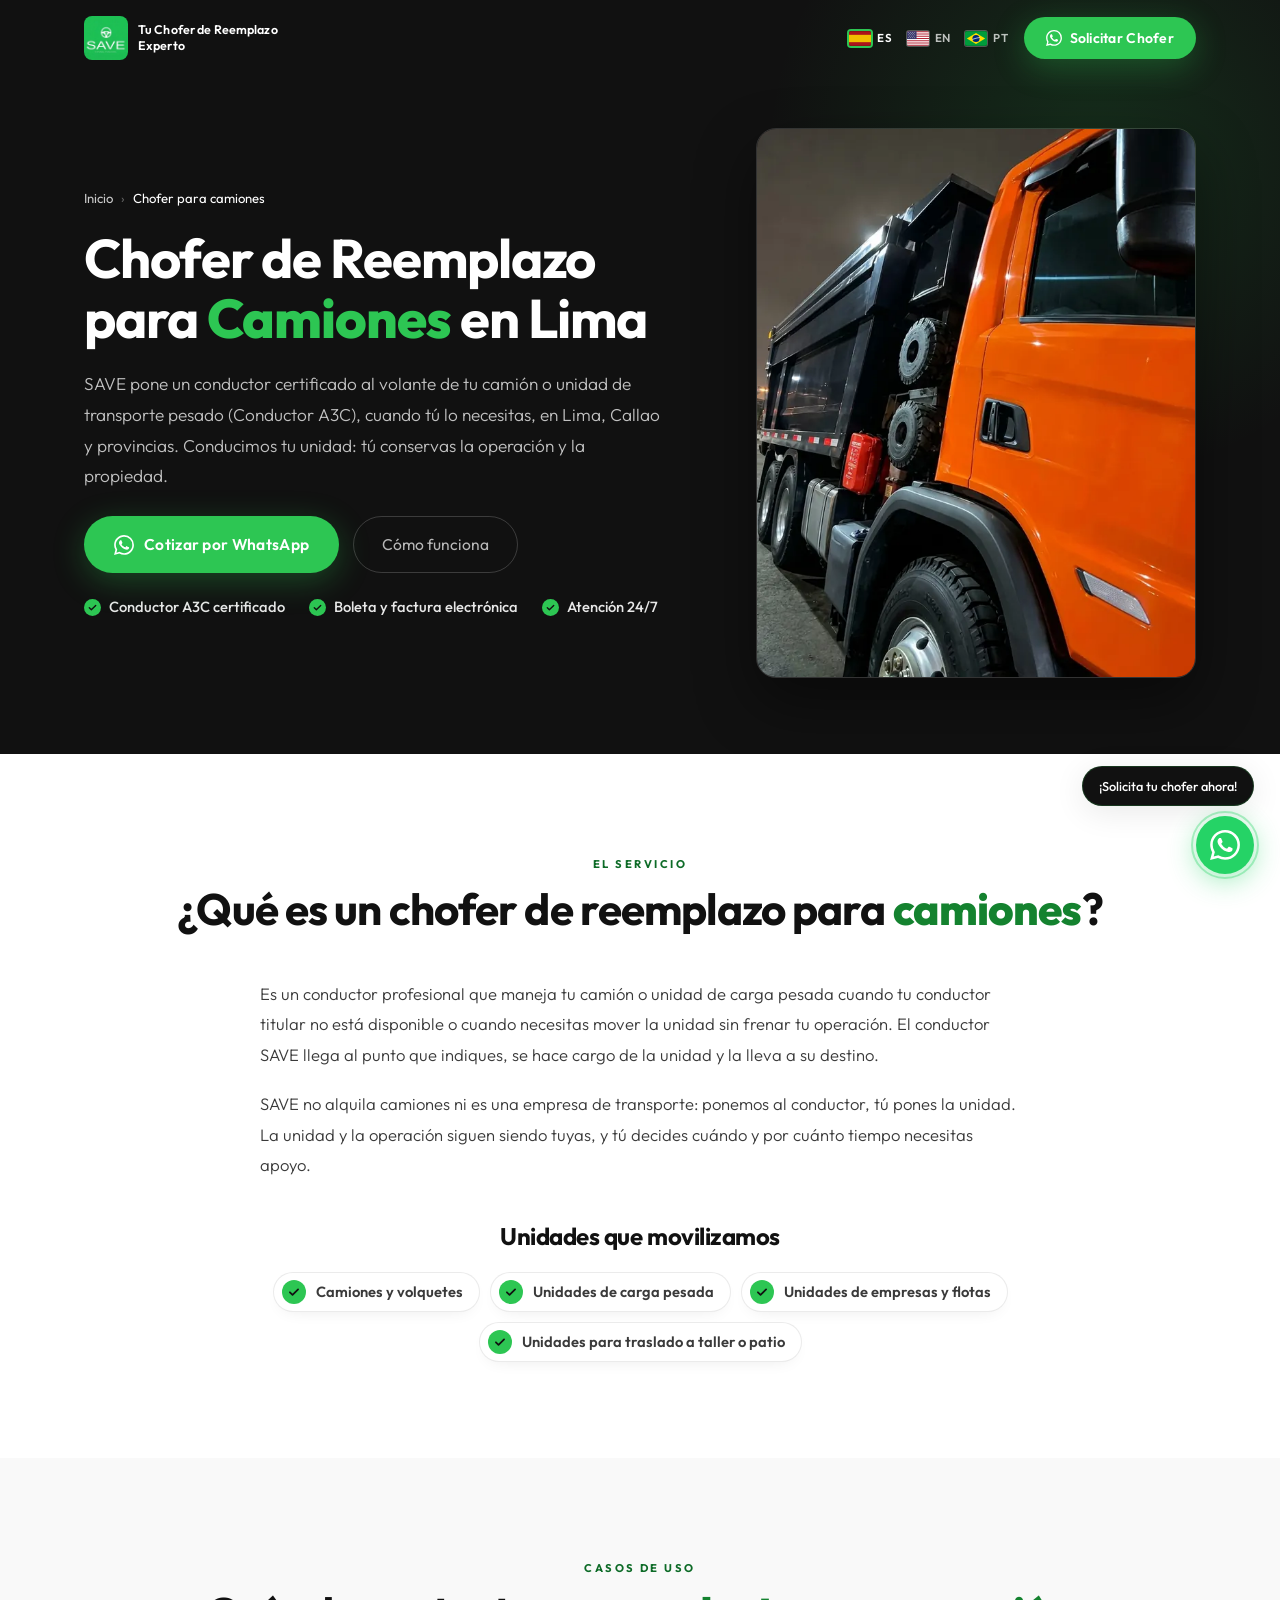
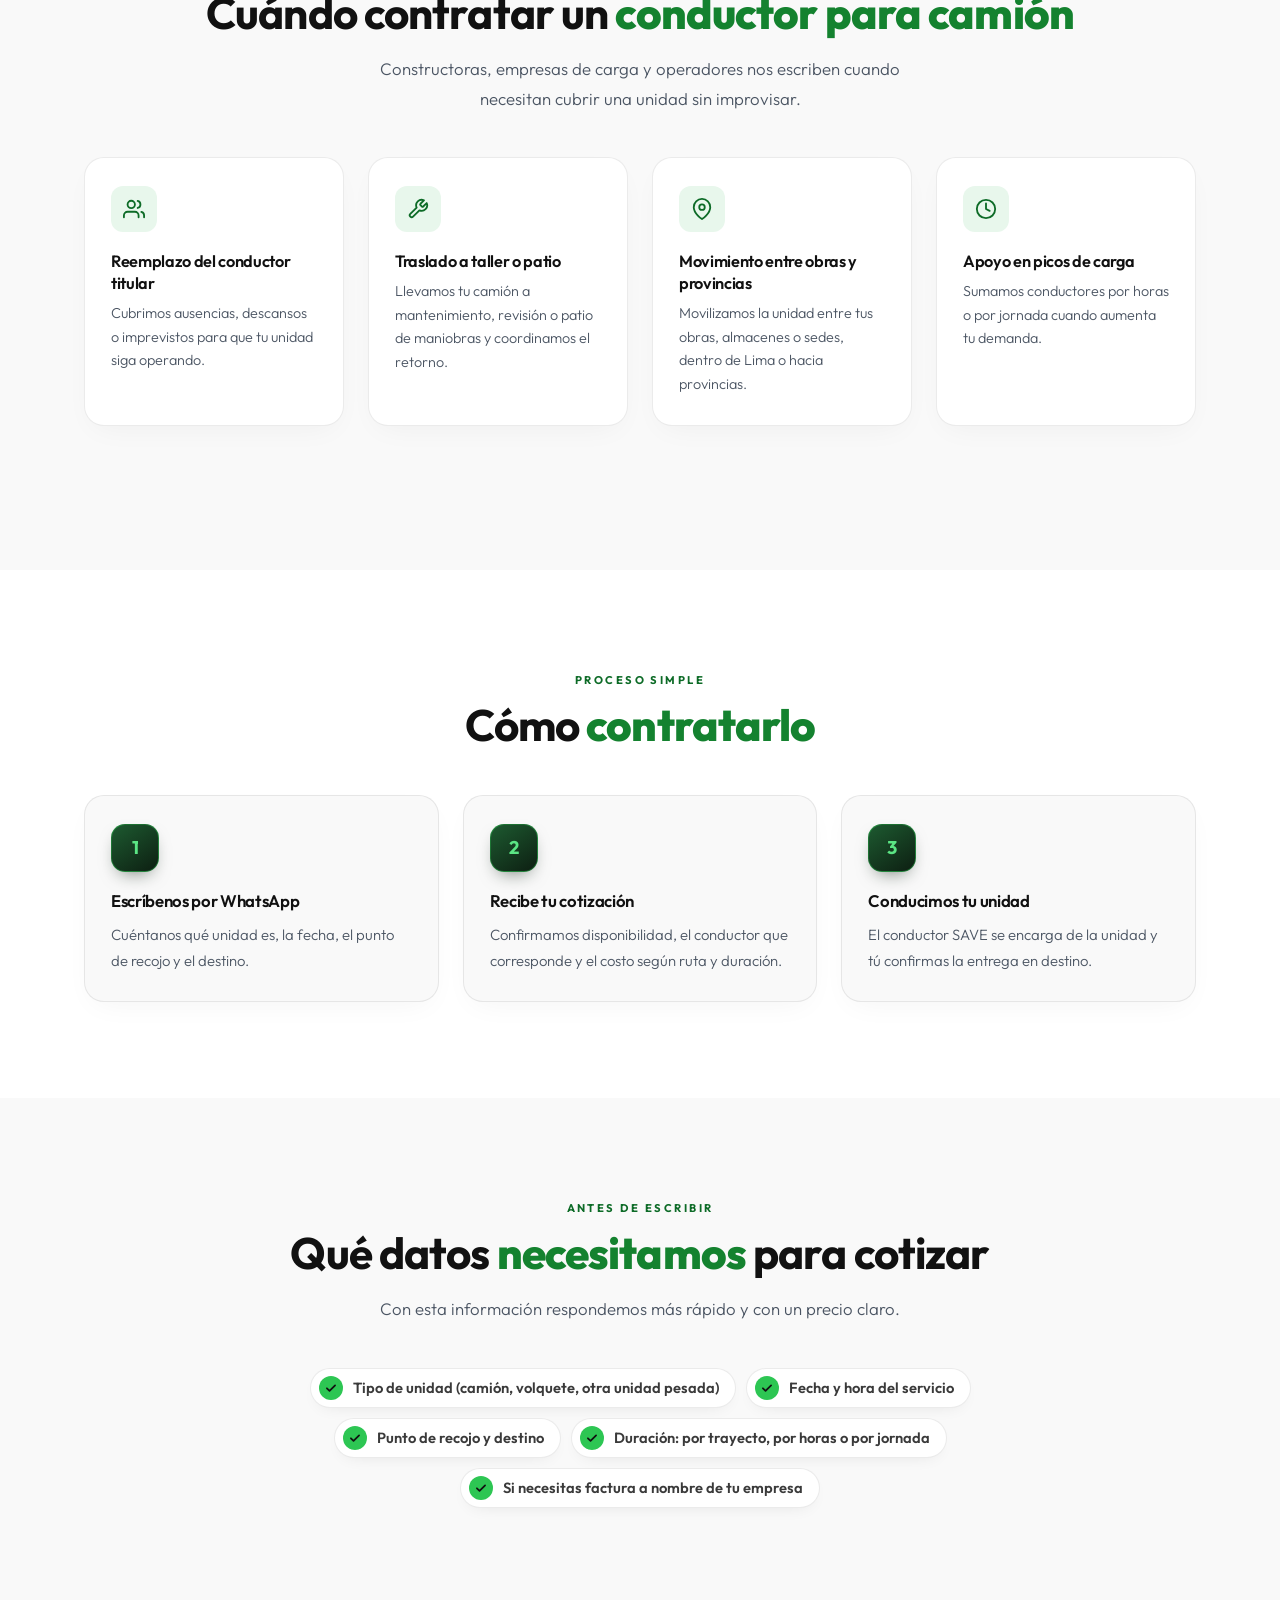
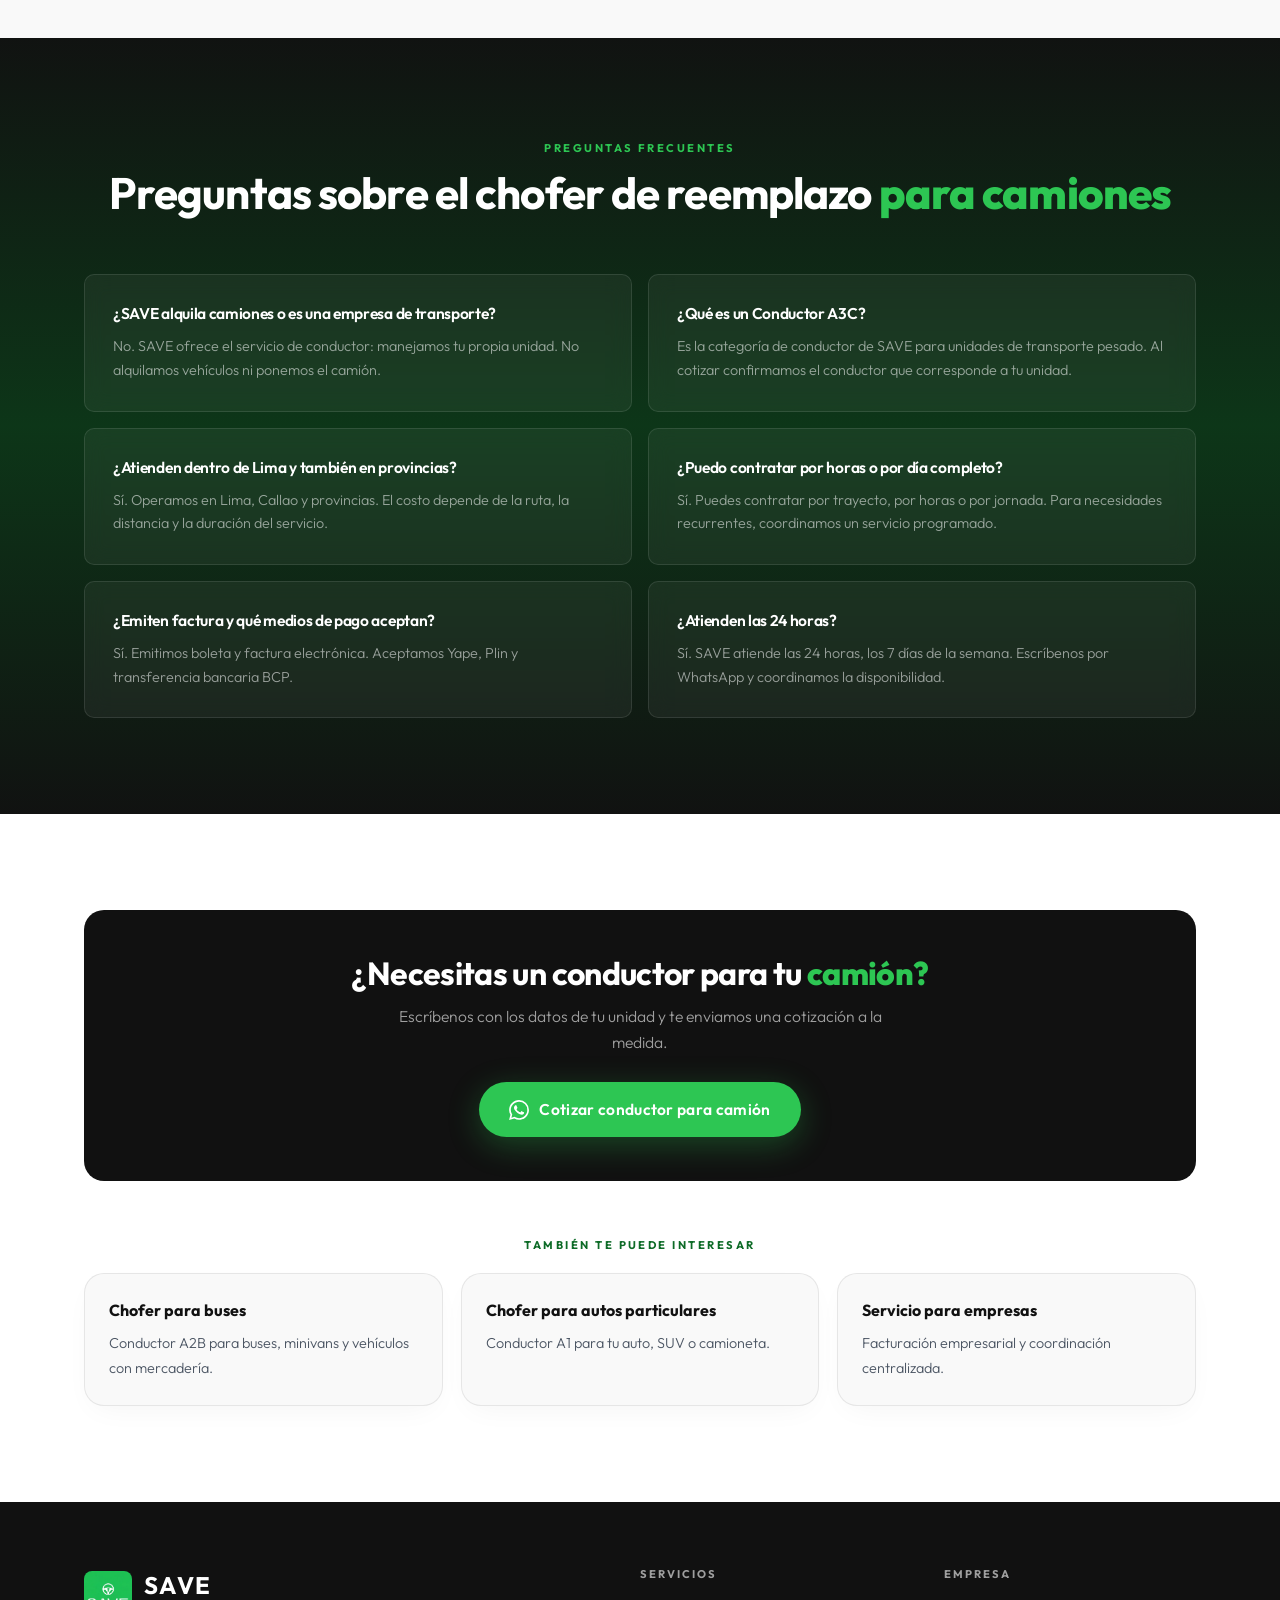
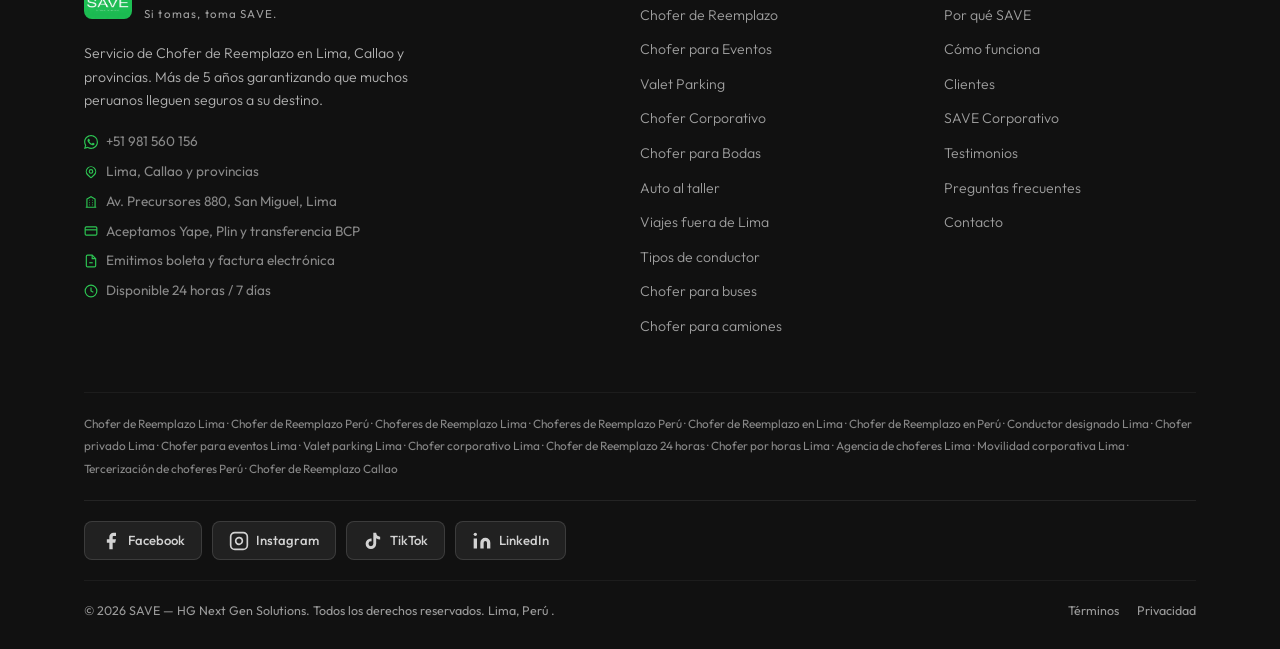
<file: chofer-de-reemplazo-camiones.html>
<!DOCTYPE html>
<html lang="es-PE">
<head>
  <meta charset="UTF-8" />
  <meta name="viewport" content="width=device-width, initial-scale=1.0" />
  <title>Chofer de Reemplazo para Camiones en Lima | SAVE</title>
  <meta name="description" content="Conductor A3C certificado para tu camión o unidad de carga pesada. Conducimos tu unidad en Lima, Callao y provincias, 24/7. Cotiza por WhatsApp." />
  <meta name="robots" content="index, follow, max-image-preview:large" />
  <meta name="google-site-verification" content="8U-Eb5mYqt-9U6mN5gyjgRgYLU6bszNLMTOVDiZN3jU" />
  <link rel="icon" type="image/x-icon" href="/favicon.ico" />
  <link rel="icon" type="image/png" sizes="32x32" href="/favicon-32x32.png" />
  <link rel="icon" type="image/png" sizes="16x16" href="/favicon-16x16.png" />
  <link rel="apple-touch-icon" sizes="180x180" href="/apple-touch-icon.png" />
  <link rel="manifest" href="/site.webmanifest" />
  <link rel="canonical" href="https://tomasave.com/chofer-de-reemplazo-camiones.html" />
  <link rel="alternate" hreflang="es-PE" href="https://tomasave.com/chofer-de-reemplazo-camiones.html" />
  <link rel="alternate" hreflang="es" href="https://tomasave.com/chofer-de-reemplazo-camiones.html" />
  <link rel="alternate" hreflang="en" href="https://tomasave.com/designated-driver-trucks.html" />
  <link rel="alternate" hreflang="pt" href="https://tomasave.com/motorista-caminhao.html" />
  <link rel="alternate" hreflang="x-default" href="https://tomasave.com/chofer-de-reemplazo-camiones.html" />
  <meta name="geo.region" content="PE-LIM" />
  <meta name="geo.placename" content="San Miguel, Lima, Perú" />
  <link rel="preload" as="image" href="/chofer-a3c.webp" fetchpriority="high" />
  <link rel="preload" as="image" href="/logo-save-nav.webp" />
  <!-- Meta Pixel (Facebook / Instagram Ads) -->
  <!-- REEMPLAZAR "TU_PIXEL_ID_AQUI" con tu ID real — business.facebook.com → Events Manager → Crear píxel -->
  <script>
    !function(f,b,e,v,n,t,s){if(f.fbq)return;n=f.fbq=function(){n.callMethod?
    n.callMethod.apply(n,arguments):n.queue.push(arguments)};if(!f._fbq)f._fbq=n;
    n.push=n;n.loaded=!0;n.version='2.0';n.queue=[];t=b.createElement(e);t.async=!0;
    t.src=v;s=b.getElementsByTagName(e)[0];s.parentNode.insertBefore(t,s)}(window,
    document,'script','https://connect.facebook.net/en_US/fbevents.js');
    // Al obtener el Pixel ID real, reemplazar la línea de abajo por: var SAVE_PIXEL_ID = '1234567890';
    var SAVE_PIXEL_ID = '';
    if (SAVE_PIXEL_ID) { fbq('init', SAVE_PIXEL_ID); fbq('track', 'PageView'); }
  </script>
  <!-- Al tener el Pixel ID, descomentar y reemplazar TU_PIXEL_ID:
  <noscript>
    <img height="1" width="1" style="display:none"
    src="https://www.facebook.com/tr?id=TU_PIXEL_ID&ev=PageView&noscript=1" alt=""/>
  </noscript>
  -->
  <!-- Fin Meta Pixel -->

  <!-- Google Analytics 4 (GA4) -->
  <script async src="https://www.googletagmanager.com/gtag/js?id=G-GT6MZ23KWT" defer></script>
  <script defer>
    window.dataLayer = window.dataLayer || [];
    function gtag(){dataLayer.push(arguments);}
    gtag('js', new Date());
    gtag('config', 'G-GT6MZ23KWT', {'send_page_view': true});
  </script>
  <!-- End Google Analytics 4 -->
  <meta property="og:type" content="website" />
  <meta property="og:url" content="https://tomasave.com/chofer-de-reemplazo-camiones.html" />
  <meta property="og:title" content="Chofer de Reemplazo para Camiones en Lima | SAVE" />
  <meta property="og:description" content="Conductor A3C certificado para tu camión o unidad de carga pesada. Conducimos tu unidad en Lima, Callao y provincias, 24/7. Cotiza por WhatsApp." />
  <meta property="og:image" content="https://tomasave.com/og-image.jpg" />
  <meta property="og:locale" content="es_PE" />
  <meta property="og:site_name" content="SAVE" />
  <meta name="twitter:card" content="summary_large_image" />
  <meta name="twitter:title" content="Chofer de Reemplazo para Camiones en Lima | SAVE" />
  <meta name="twitter:description" content="Conductor A3C certificado para tu camión o unidad de carga pesada. Conducimos tu unidad en Lima, Callao y provincias, 24/7. Cotiza por WhatsApp." />
  <meta name="twitter:image" content="https://tomasave.com/og-image.jpg" />
  <script type="application/ld+json">
  {
    "@context": "https://schema.org",
    "@type": "LocalBusiness",
    "@id": "https://tomasave.com/#business",
    "name": "SAVE — Chofer de Reemplazo Lima",
    "url": "https://tomasave.com",
    "telephone": "+51981560156",
    "image": [
      "https://tomasave.com/og-image.jpg",
      "https://tomasave.com/logo-save-hero.webp"
    ],
    "logo": "https://tomasave.com/logo-save-hero.webp",
    "address": {
      "@type": "PostalAddress",
      "streetAddress": "Av. Precursores 880",
      "addressLocality": "San Miguel",
      "addressRegion": "Lima",
      "postalCode": "15087",
      "addressCountry": "PE"
    },
    "geo": {
      "@type": "GeoCoordinates",
      "latitude": -12.0689567,
      "longitude": -77.0993315
    },
    "openingHoursSpecification": [
      {
        "@type": "OpeningHoursSpecification",
        "dayOfWeek": [
          "Monday",
          "Tuesday",
          "Wednesday",
          "Thursday",
          "Friday",
          "Saturday",
          "Sunday"
        ],
        "opens": "00:00",
        "closes": "23:59"
      }
    ]
  }
  </script>
  <script type="application/ld+json">
  {
    "@context": "https://schema.org",
    "@type": "Service",
    "@id": "https://tomasave.com/chofer-de-reemplazo-camiones.html#service",
    "name": "Chofer de reemplazo para camiones",
    "serviceType": "Chofer de reemplazo para camiones y unidades de transporte pesado",
    "description": "Servicio de conductor certificado (Conductor A3C) para camiones y unidades de transporte pesado en Lima, Callao y provincias. SAVE conduce la unidad del cliente; no alquila vehículos.",
    "provider": {
      "@id": "https://tomasave.com/#business"
    },
    "url": "https://tomasave.com/chofer-de-reemplazo-camiones.html",
    "areaServed": [
      {
        "@type": "City",
        "name": "Lima"
      },
      {
        "@type": "City",
        "name": "Callao"
      },
      {
        "@type": "Country",
        "name": "Perú"
      }
    ],
    "availableChannel": {
      "@type": "ServiceChannel",
      "serviceUrl": "https://wa.me/51981560156"
    }
  }
  </script>
  <script type="application/ld+json">
  {
    "@context": "https://schema.org",
    "@type": "BreadcrumbList",
    "itemListElement": [
      {
        "@type": "ListItem",
        "position": 1,
        "name": "Inicio",
        "item": "https://tomasave.com/"
      },
      {
        "@type": "ListItem",
        "position": 2,
        "name": "Chofer para camiones",
        "item": "https://tomasave.com/chofer-de-reemplazo-camiones.html"
      }
    ]
  }
  </script>
  <script type="application/ld+json">
  {
    "@context": "https://schema.org",
    "@type": "FAQPage",
    "mainEntity": [
      {
        "@type": "Question",
        "name": "¿SAVE alquila camiones o es una empresa de transporte?",
        "acceptedAnswer": {
          "@type": "Answer",
          "text": "No. SAVE ofrece el servicio de conductor: manejamos tu propia unidad. No alquilamos vehículos ni ponemos el camión."
        }
      },
      {
        "@type": "Question",
        "name": "¿Qué es un Conductor A3C?",
        "acceptedAnswer": {
          "@type": "Answer",
          "text": "Es la categoría de conductor de SAVE para unidades de transporte pesado. Al cotizar confirmamos el conductor que corresponde a tu unidad."
        }
      },
      {
        "@type": "Question",
        "name": "¿Atienden dentro de Lima y también en provincias?",
        "acceptedAnswer": {
          "@type": "Answer",
          "text": "Sí. Operamos en Lima, Callao y provincias. El costo depende de la ruta, la distancia y la duración del servicio."
        }
      },
      {
        "@type": "Question",
        "name": "¿Puedo contratar por horas o por día completo?",
        "acceptedAnswer": {
          "@type": "Answer",
          "text": "Sí. Puedes contratar por trayecto, por horas o por jornada. Para necesidades recurrentes, coordinamos un servicio programado."
        }
      },
      {
        "@type": "Question",
        "name": "¿Emiten factura y qué medios de pago aceptan?",
        "acceptedAnswer": {
          "@type": "Answer",
          "text": "Sí. Emitimos boleta y factura electrónica. Aceptamos Yape, Plin y transferencia bancaria BCP."
        }
      },
      {
        "@type": "Question",
        "name": "¿Atienden las 24 horas?",
        "acceptedAnswer": {
          "@type": "Answer",
          "text": "Sí. SAVE atiende las 24 horas, los 7 días de la semana. Escríbenos por WhatsApp y coordinamos la disponibilidad."
        }
      }
    ]
  }
  </script>

  <link rel="preconnect" href="https://fonts.googleapis.com" />
  <link rel="preconnect" href="https://fonts.gstatic.com" crossorigin />
  <link rel="preload" as="style" href="https://fonts.googleapis.com/css2?family=Outfit:wght@300..800&display=swap" />
  <link rel="stylesheet" href="https://fonts.googleapis.com/css2?family=Outfit:wght@300..800&display=swap" media="print" onload="this.media='all'" />
  <noscript><link rel="stylesheet" href="https://fonts.googleapis.com/css2?family=Outfit:wght@300..800&display=swap" /></noscript>
  <link rel="stylesheet" href="/site.css" />
  <style>
    /* ─── Páginas de servicio (buses / camiones) ─── */
    .sp-hero { background: var(--black); position: relative; overflow: hidden; padding: 128px 0 76px; }
    .sp-hero::before { content:''; position:absolute; top:-25%; right:-12%; width:680px; height:680px; border-radius:50%;
      background: radial-gradient(circle, rgba(45,198,83,.16) 0%, transparent 68%); pointer-events:none; }
    .sp-hero .container { position: relative; }
    .sp-hero-grid { display: grid; grid-template-columns: minmax(0,1.15fr) minmax(0,.85fr); gap: 56px; align-items: center; }
    .sp-crumbs ol { list-style:none; display:flex; flex-wrap:wrap; gap:6px 8px; padding:0; margin:0 0 20px; font-size:.82rem; color:rgba(255,255,255,.62); }
    .sp-crumbs li + li::before { content:'›'; margin-right:8px; color:rgba(255,255,255,.35); }
    .sp-crumbs a { color:rgba(255,255,255,.78); }
    .sp-crumbs a:hover, .sp-crumbs a:focus-visible { color:var(--green); }
    .sp-crumbs [aria-current] { color:#fff; }
    .sp-h1 { font-family:var(--font-display); font-size:clamp(2.1rem,5vw,3.7rem); font-weight:700; line-height:1.08; color:#fff; margin-bottom:20px; }
    .sp-h1 em { font-style:italic; color:var(--green); }
    .sp-lead { color:rgba(255,255,255,.74); font-size:1.08rem; line-height:1.78; max-width:580px; margin-bottom:24px; font-weight:300; }
    .sp-chips { list-style:none; display:flex; flex-wrap:wrap; gap:10px; padding:0; margin:0 0 30px; }
    .sp-chips li { font-size:.82rem; font-weight:600; letter-spacing:.04em; color:#fff; border:1px solid rgba(255,255,255,.2); border-radius:999px; padding:7px 14px; background:rgba(255,255,255,.05); }
    .sp-chips li:first-child { background:var(--green); border-color:var(--green); color:var(--black); }
    .sp-actions { display:flex; flex-wrap:wrap; gap:14px; }
    .sp-photo { position:relative; aspect-ratio:4/5; border-radius:var(--radius-lg); overflow:hidden; border:1px solid rgba(255,255,255,.14); max-width:440px; margin-left:auto; width:100%; box-shadow:0 24px 60px rgba(0,0,0,.45); }
    .sp-photo img { width:100%; height:100%; object-fit:cover; }
    .sp-section { padding: var(--section-py) 0; background: var(--white); }
    .sp-section.alt { background: var(--off-white); }
    .sp-head { text-align:center; margin-bottom:44px; }
    .sp-head .section-desc { margin:0 auto; }
    .sp-prose { max-width:760px; margin:0 auto; }
    .sp-prose p { font-size:1.04rem; line-height:1.85; color:var(--gray-dark); font-weight:300; margin-bottom:18px; }
    .sp-units { max-width:760px; margin:36px auto 0; }
    .sp-units h3 { font-family:var(--font-display); font-size:1.5rem; color:var(--black); margin-bottom:16px; text-align:center; }
    .sp-units .drivers-checks { margin:0 auto; }
    .sp-steps { list-style:none; display:grid; grid-template-columns:repeat(3,minmax(0,1fr)); gap:24px; padding:0; counter-reset:step; }
    .sp-steps li { background:var(--off-white); border:1px solid var(--gray-mid); border-radius:var(--radius-lg); padding:32px 26px; counter-increment:step; }
    .sp-steps li::before { content:counter(step); display:flex; align-items:center; justify-content:center; width:44px; height:44px; border-radius:50%; background:var(--green); color:var(--black); font-weight:700; margin-bottom:16px; }
    .sp-steps h3 { font-size:1.05rem; font-weight:600; color:var(--black); margin-bottom:8px; }
    .sp-steps p { font-size:.93rem; color:var(--gray-text); line-height:1.7; font-weight:300; }
    .sp-need { max-width:820px; margin:0 auto; }
    .sp-related { list-style:none; display:grid; grid-template-columns:repeat(3,minmax(0,1fr)); gap:18px; margin-top:44px; padding:0; }
    .sp-related a { display:block; height:100%; background:var(--off-white); border:1px solid var(--gray-mid); border-radius:var(--radius-lg); padding:22px 22px 24px; transition:var(--transition); }
    .sp-related a:hover, .sp-related a:focus-visible { border-color:rgba(45,198,83,.5); box-shadow:var(--shadow-card); transform:translateY(-3px); }
    .sp-related strong { display:block; font-size:1rem; color:var(--black); margin-bottom:6px; }
    .sp-related span { font-size:.9rem; color:var(--gray-text); font-weight:300; line-height:1.6; }
    .sp-related-label { text-align:center; margin-top:56px; }
    @media (max-width:1024px) { .sp-hero-grid { gap:36px; } .sp-steps { gap:16px; } }
    @media (max-width:820px) {
      .sp-hero { padding:112px 0 56px; }
      .sp-hero-grid { grid-template-columns:1fr; }
      .sp-photo { margin:8px auto 0; max-width:360px; aspect-ratio:4/4.4; }
      .sp-steps, .sp-related { grid-template-columns:1fr; }
    }
    @media (max-width:480px) { .sp-actions .btn-wa, .sp-actions .btn-outline { width:100%; justify-content:center; } .sp-head { margin-bottom:32px; } }
    @media (prefers-reduced-motion:reduce) { .sp-related a { transition:none; } .sp-related a:hover { transform:none; } }
    /* Refinamiento páginas de servicio */
    .sp-h1 em { font-style: normal; font-weight: 800; }
    @media (max-width: 640px) { .sp-steps p, .sp-prose p, .sp-related span { font-size: 1rem; line-height: 1.65; } }
    .sp-h1 { font-size: clamp(2.1rem, 4.6vw, 3.4rem); line-height: 1.1; }
    .sp-section .corporate-card { background: var(--white); border: 1px solid rgba(0,0,0,.08); border-radius: 20px; padding: 28px 26px; box-shadow: 0 10px 30px -10px rgba(0,0,0,.05); }
    .sp-section .corporate-card:hover { box-shadow: 0 18px 40px -14px rgba(0,0,0,.14); border-color: rgba(45,198,83,.45); }
    .sp-steps li { border: 1px solid rgba(0,0,0,.08); box-shadow: 0 10px 30px -10px rgba(0,0,0,.05); padding: 28px 26px; }
    .sp-steps li::before { width: 48px; height: 48px; border-radius: 14px; font-size: 1.15rem; color: #5BE584;
      background: linear-gradient(145deg, #1d5a30 0%, #0D1F12 100%); border: 1px solid rgba(45,198,83,.45); box-shadow: 0 8px 18px -8px rgba(13,31,18,.6); }
    .sp-related a { border: 1px solid rgba(0,0,0,.08); box-shadow: 0 10px 30px -10px rgba(0,0,0,.05); padding: 24px; }


  </style>
</head>
<body>

  <!-- WHATSAPP FLOAT -->
  <div class="wa-float">
    <div class="wa-tooltip">¡Solicita tu chofer ahora!</div>
    <a href="https://wa.me/51981560156?text=%C2%A1Hola!%20Quiero%20cotizar%20un%20ch%C3%B3fer%20de%20reemplazo%20SAVE%20%28Conductor%20A3C%29%20para%20una%20unidad%20de%20transporte%20pesado."
       target="_blank" rel="noopener noreferrer"
       class="wa-btn-float"
       data-event="whatsapp_click" data-origen="flotante"
       aria-label="Cotizar por WhatsApp">
      <svg viewBox="0 0 24 24" fill="currentColor"><path d="M17.472 14.382c-.297-.149-1.758-.867-2.03-.967-.273-.099-.471-.148-.67.15-.197.297-.767.966-.94 1.164-.173.199-.347.223-.644.075-.297-.15-1.255-.463-2.39-1.475-.883-.788-1.48-1.761-1.653-2.059-.173-.297-.018-.458.13-.606.134-.133.298-.347.446-.52.149-.174.198-.298.298-.497.099-.198.05-.371-.025-.52-.075-.149-.669-1.612-.916-2.207-.242-.579-.487-.5-.669-.51-.173-.008-.371-.01-.57-.01-.198 0-.52.074-.792.372-.272.297-1.04 1.016-1.04 2.479 0 1.462 1.065 2.875 1.213 3.074.149.198 2.096 3.2 5.077 4.487.709.306 1.262.489 1.694.625.712.227 1.36.195 1.871.118.571-.085 1.758-.719 2.006-1.413.248-.694.248-1.289.173-1.413-.074-.124-.272-.198-.57-.347m-5.421 7.403h-.004a9.87 9.87 0 01-5.031-1.378l-.361-.214-3.741.982.998-3.648-.235-.374a9.86 9.86 0 01-1.51-5.26c.001-5.45 4.436-9.884 9.888-9.884 2.64 0 5.122 1.03 6.988 2.898a9.825 9.825 0 012.893 6.994c-.003 5.45-4.437 9.884-9.885 9.884m8.413-18.297A11.815 11.815 0 0012.05 0C5.495 0 .16 5.335.157 11.892c0 2.096.547 4.142 1.588 5.945L.057 24l6.305-1.654a11.882 11.882 0 005.683 1.448h.005c6.554 0 11.89-5.335 11.893-11.893a11.821 11.821 0 00-3.48-8.413z"/></svg>
      <span class="wa-btn-label">Cotizar por WhatsApp</span>
    </a>
  </div>

  <!-- NAVBAR -->
  <header role="banner">
    <nav class="navbar" id="navbar" aria-label="Navegación principal">
      <div class="container navbar-inner">
        <a href="/" class="nav-logo" aria-label="SAVE — Inicio">
          <img src="/logo-save-nav.webp" alt="SAVE Chofer de Reemplazo Lima" width="44" height="44" loading="eager" fetchpriority="high" decoding="async">
          <span class="nav-logo-text" style="font-family:'Outfit',sans-serif;font-size:0.78rem;font-weight:600;letter-spacing:0.01em;line-height:1.25;max-width:160px;">Tu Chofer de Reemplazo Experto</span>
        </a>
        <div class="lang-switch" role="group" aria-label="Idioma / Language">
          <span class="lang-item is-current" lang="es" aria-current="true" title="Español"><svg class="flag" viewBox="0 0 24 16" width="24" height="16" aria-hidden="true" focusable="false"><rect width="24" height="16" fill="#AA151B"/><rect y="4" width="24" height="8" fill="#F1BF00"/></svg><span class="lang-code">ES</span></span>
          <a href="/designated-driver-trucks.html" class="lang-item" hreflang="en" lang="en" title="English version"><svg class="flag" viewBox="0 0 24 16" width="24" height="16" aria-hidden="true" focusable="false"><rect width="24" height="16" fill="#fff"/><path fill="#B22234" d="M0 0h24v1.23H0zM0 2.46h24v1.23H0zM0 4.92h24v1.23H0zM0 7.38h24v1.23H0zM0 9.85h24v1.23H0zM0 12.31h24v1.23H0zM0 14.77h24V16H0z"/><rect width="10.4" height="8.62" fill="#3C3B6E"/><g fill="#fff"><circle cx="1.9" cy="1.30" r=".42"/><circle cx="3.9" cy="1.30" r=".42"/><circle cx="5.9" cy="1.30" r=".42"/><circle cx="7.9" cy="1.30" r=".42"/><circle cx="2.9" cy="2.65" r=".42"/><circle cx="4.9" cy="2.65" r=".42"/><circle cx="6.9" cy="2.65" r=".42"/><circle cx="1.9" cy="4.00" r=".42"/><circle cx="3.9" cy="4.00" r=".42"/><circle cx="5.9" cy="4.00" r=".42"/><circle cx="7.9" cy="4.00" r=".42"/><circle cx="2.9" cy="5.35" r=".42"/><circle cx="4.9" cy="5.35" r=".42"/><circle cx="6.9" cy="5.35" r=".42"/><circle cx="1.9" cy="6.70" r=".42"/><circle cx="3.9" cy="6.70" r=".42"/><circle cx="5.9" cy="6.70" r=".42"/><circle cx="7.9" cy="6.70" r=".42"/></g></svg><span class="lang-code">EN</span></a>
          <a href="/motorista-caminhao.html" class="lang-item" hreflang="pt" lang="pt" title="Versão em português"><svg class="flag" viewBox="0 0 24 16" width="24" height="16" aria-hidden="true" focusable="false"><rect width="24" height="16" fill="#009C3B"/><path fill="#FFDF00" d="M12 1.9 22 8 12 14.1 2 8z"/><circle cx="12" cy="8" r="3.9" fill="#002776"/><path d="M8.3 8.9Q12 7.5 15.8 6.9" stroke="#fff" stroke-width=".75" fill="none" stroke-linecap="round"/></svg><span class="lang-code">PT</span></a>
        </div>
        <a href="https://wa.me/51981560156?text=%C2%A1Hola!%20Quiero%20cotizar%20un%20ch%C3%B3fer%20de%20reemplazo%20SAVE%20%28Conductor%20A3C%29%20para%20una%20unidad%20de%20transporte%20pesado."
           target="_blank" rel="noopener noreferrer"
           class="nav-cta"
           data-event="whatsapp_click" data-origen="navbar">
          <svg viewBox="0 0 24 24" fill="currentColor"><path d="M17.472 14.382c-.297-.149-1.758-.867-2.03-.967-.273-.099-.471-.148-.67.15-.197.297-.767.966-.94 1.164-.173.199-.347.223-.644.075-.297-.15-1.255-.463-2.39-1.475-.883-.788-1.48-1.761-1.653-2.059-.173-.297-.018-.458.13-.606.134-.133.298-.347.446-.52.149-.174.198-.298.298-.497.099-.198.05-.371-.025-.52-.075-.149-.669-1.612-.916-2.207-.242-.579-.487-.5-.669-.51-.173-.008-.371-.01-.57-.01-.198 0-.52.074-.792.372-.272.297-1.04 1.016-1.04 2.479 0 1.462 1.065 2.875 1.213 3.074.149.198 2.096 3.2 5.077 4.487.709.306 1.262.489 1.694.625.712.227 1.36.195 1.871.118.571-.085 1.758-.719 2.006-1.413.248-.694.248-1.289.173-1.413-.074-.124-.272-.198-.57-.347m-5.421 7.403h-.004a9.87 9.87 0 01-5.031-1.378l-.361-.214-3.741.982.998-3.648-.235-.374a9.86 9.86 0 01-1.51-5.26c.001-5.45 4.436-9.884 9.888-9.884 2.64 0 5.122 1.03 6.988 2.898a9.825 9.825 0 012.893 6.994c-.003 5.45-4.437 9.884-9.885 9.884m8.413-18.297A11.815 11.815 0 0012.05 0C5.495 0 .16 5.335.157 11.892c0 2.096.547 4.142 1.588 5.945L.057 24l6.305-1.654a11.882 11.882 0 005.683 1.448h.005c6.554 0 11.89-5.335 11.893-11.893a11.821 11.821 0 00-3.48-8.413z"/></svg>
          <span>Solicitar Chofer</span>
        </a>
      </div>
    </nav>
  </header>

  <main>
    <section class="sp-hero" aria-labelledby="sp-h1">
      <div class="container">
        <div class="sp-hero-grid">
          <div>
            <nav class="sp-crumbs" aria-label="Ruta de navegación">
              <ol>
                <li><a href="/">Inicio</a></li>
                <li><span aria-current="page">Chofer para camiones</span></li>
              </ol>
            </nav>
            <h1 class="sp-h1" id="sp-h1">Chofer de Reemplazo para <em>Camiones</em> en Lima</h1>
            <p class="sp-lead">SAVE pone un conductor certificado al volante de tu camión o unidad de transporte pesado (Conductor A3C), cuando tú lo necesitas, en Lima, Callao y provincias. Conducimos tu unidad: tú conservas la operación y la propiedad.</p>
            <div class="sp-actions">
              <a href="https://wa.me/51981560156?text=%C2%A1Hola!%20Quiero%20cotizar%20un%20ch%C3%B3fer%20de%20reemplazo%20SAVE%20%28Conductor%20A3C%29%20para%20una%20unidad%20de%20transporte%20pesado." target="_blank" rel="noopener noreferrer" class="btn-wa" data-event="whatsapp_click" data-origen="truck_hero"><svg width="20" height="20" aria-hidden="true" viewBox="0 0 24 24" fill="currentColor"><path d="M17.472 14.382c-.297-.149-1.758-.867-2.03-.967-.273-.099-.471-.148-.67.15-.197.297-.767.966-.94 1.164-.173.199-.347.223-.644.075-.297-.15-1.255-.463-2.39-1.475-.883-.788-1.48-1.761-1.653-2.059-.173-.297-.018-.458.13-.606.134-.133.298-.347.446-.52.149-.174.198-.298.298-.497.099-.198.05-.371-.025-.52-.075-.149-.669-1.612-.916-2.207-.242-.579-.487-.5-.669-.51-.173-.008-.371-.01-.57-.01-.198 0-.52.074-.792.372-.272.297-1.04 1.016-1.04 2.479 0 1.462 1.065 2.875 1.213 3.074.149.198 2.096 3.2 5.077 4.487.709.306 1.262.489 1.694.625.712.227 1.36.195 1.871.118.571-.085 1.758-.719 2.006-1.413.248-.694.248-1.289.173-1.413-.074-.124-.272-.198-.57-.347m-5.421 7.403h-.004a9.87 9.87 0 01-5.031-1.378l-.361-.214-3.741.982.998-3.648-.235-.374a9.86 9.86 0 01-1.51-5.26c.001-5.45 4.436-9.884 9.888-9.884 2.64 0 5.122 1.03 6.988 2.898a9.825 9.825 0 012.893 6.994c-.003 5.45-4.437 9.884-9.885 9.884m8.413-18.297A11.815 11.815 0 0012.05 0C5.495 0 .16 5.335.157 11.892c0 2.096.547 4.142 1.588 5.945L.057 24l6.305-1.654a11.882 11.882 0 005.683 1.448h.005c6.554 0 11.89-5.335 11.893-11.893a11.821 11.821 0 00-3.48-8.413z"/></svg>Cotizar por WhatsApp</a>
              <a href="#como" class="btn-outline">Cómo funciona</a>
            </div>
            <ul class="hero-trust"><li><svg viewBox="0 0 24 24" fill="none" stroke="currentColor" stroke-width="3" stroke-linecap="round" stroke-linejoin="round" aria-hidden="true" focusable="false"><path d="M5 12.5l4.5 4.5L19 7.5"/></svg><span>Conductor A3C certificado</span></li><li><svg viewBox="0 0 24 24" fill="none" stroke="currentColor" stroke-width="3" stroke-linecap="round" stroke-linejoin="round" aria-hidden="true" focusable="false"><path d="M5 12.5l4.5 4.5L19 7.5"/></svg><span>Boleta y factura electrónica</span></li><li><svg viewBox="0 0 24 24" fill="none" stroke="currentColor" stroke-width="3" stroke-linecap="round" stroke-linejoin="round" aria-hidden="true" focusable="false"><path d="M5 12.5l4.5 4.5L19 7.5"/></svg><span>Atención 24/7</span></li></ul>
          </div>
          <div class="sp-photo">
            <img src="/chofer-a3c.webp" alt="Camión volquete listo para ser conducido por un Conductor A3C de SAVE, chofer de reemplazo para camiones en Lima" width="640" height="800" loading="eager" fetchpriority="high" decoding="async">
          </div>
        </div>
      </div>
    </section>

    <section class="sp-section" id="servicio" aria-labelledby="what-h2">
      <div class="container">
        <div class="sp-head reveal">
          <span class="section-label">El servicio</span>
          <h2 class="section-title" id="what-h2">¿Qué es un chofer de reemplazo para <em>camiones</em>?</h2>
        </div>
        <div class="sp-prose reveal">
          <p>Es un conductor profesional que maneja tu camión o unidad de carga pesada cuando tu conductor titular no está disponible o cuando necesitas mover la unidad sin frenar tu operación. El conductor SAVE llega al punto que indiques, se hace cargo de la unidad y la lleva a su destino.</p>
          <p>SAVE no alquila camiones ni es una empresa de transporte: ponemos al conductor, tú pones la unidad. La unidad y la operación siguen siendo tuyas, y tú decides cuándo y por cuánto tiempo necesitas apoyo.</p>
        </div>
        <div class="sp-units reveal">
          <h3>Unidades que movilizamos</h3>
          <ul class="drivers-checks">
          <li><span class="drivers-check-ico"><svg viewBox="0 0 24 24" fill="none" stroke="currentColor" stroke-width="3" stroke-linecap="round" stroke-linejoin="round" aria-hidden="true" focusable="false"><path d="M5 12.5l4.5 4.5L19 7.5"/></svg></span><span>Camiones y volquetes</span></li>
          <li><span class="drivers-check-ico"><svg viewBox="0 0 24 24" fill="none" stroke="currentColor" stroke-width="3" stroke-linecap="round" stroke-linejoin="round" aria-hidden="true" focusable="false"><path d="M5 12.5l4.5 4.5L19 7.5"/></svg></span><span>Unidades de carga pesada</span></li>
          <li><span class="drivers-check-ico"><svg viewBox="0 0 24 24" fill="none" stroke="currentColor" stroke-width="3" stroke-linecap="round" stroke-linejoin="round" aria-hidden="true" focusable="false"><path d="M5 12.5l4.5 4.5L19 7.5"/></svg></span><span>Unidades de empresas y flotas</span></li>
          <li><span class="drivers-check-ico"><svg viewBox="0 0 24 24" fill="none" stroke="currentColor" stroke-width="3" stroke-linecap="round" stroke-linejoin="round" aria-hidden="true" focusable="false"><path d="M5 12.5l4.5 4.5L19 7.5"/></svg></span><span>Unidades para traslado a taller o patio</span></li>
          </ul>
        </div>
      </div>
    </section>

    <section class="sp-section alt" id="casos" aria-labelledby="cases-h2">
      <div class="container">
        <div class="sp-head reveal">
          <span class="section-label">Casos de uso</span>
          <h2 class="section-title" id="cases-h2">Cuándo contratar un <em>conductor para camión</em></h2>
          <p class="section-desc">Constructoras, empresas de carga y operadores nos escriben cuando necesitan cubrir una unidad sin improvisar.</p>
        </div>
        <div class="corporate-grid">
          <article class="corporate-card reveal reveal-delay-1">
            <div class="corporate-icon" aria-hidden="true"><svg viewBox="0 0 24 24" fill="none" stroke="currentColor" stroke-width="2" stroke-linecap="round" stroke-linejoin="round"><path d="M17 21v-2a4 4 0 0 0-4-4H5a4 4 0 0 0-4 4v2"/><circle cx="9" cy="7" r="4"/><path d="M23 21v-2a4 4 0 0 0-3-3.87"/><path d="M16 3.13a4 4 0 0 1 0 7.75"/></svg></div>
            <h3>Reemplazo del conductor titular</h3>
            <p>Cubrimos ausencias, descansos o imprevistos para que tu unidad siga operando.</p>
          </article>
          <article class="corporate-card reveal reveal-delay-2">
            <div class="corporate-icon" aria-hidden="true"><svg viewBox="0 0 24 24" fill="none" stroke="currentColor" stroke-width="2" stroke-linecap="round" stroke-linejoin="round"><path d="M14.7 6.3a1 1 0 0 0 0 1.4l1.6 1.6a1 1 0 0 0 1.4 0l3.77-3.77a6 6 0 0 1-7.94 7.94l-6.91 6.91a2.12 2.12 0 0 1-3-3l6.91-6.91a6 6 0 0 1 7.94-7.94l-3.76 3.76z"/></svg></div>
            <h3>Traslado a taller o patio</h3>
            <p>Llevamos tu camión a mantenimiento, revisión o patio de maniobras y coordinamos el retorno.</p>
          </article>
          <article class="corporate-card reveal reveal-delay-3">
            <div class="corporate-icon" aria-hidden="true"><svg viewBox="0 0 24 24" fill="none" stroke="currentColor" stroke-width="2" stroke-linecap="round" stroke-linejoin="round"><path d="M21 10c0 7-9 13-9 13s-9-6-9-13a9 9 0 0 1 18 0z"/><circle cx="12" cy="10" r="3"/></svg></div>
            <h3>Movimiento entre obras y provincias</h3>
            <p>Movilizamos la unidad entre tus obras, almacenes o sedes, dentro de Lima o hacia provincias.</p>
          </article>
          <article class="corporate-card reveal reveal-delay-4">
            <div class="corporate-icon" aria-hidden="true"><svg viewBox="0 0 24 24" fill="none" stroke="currentColor" stroke-width="2" stroke-linecap="round" stroke-linejoin="round"><circle cx="12" cy="12" r="10"/><polyline points="12 6 12 12 16 14"/></svg></div>
            <h3>Apoyo en picos de carga</h3>
            <p>Sumamos conductores por horas o por jornada cuando aumenta tu demanda.</p>
          </article>
        </div>
      </div>
    </section>

    <section class="sp-section" id="como" aria-labelledby="steps-h2">
      <div class="container">
        <div class="sp-head reveal">
          <span class="section-label">Proceso simple</span>
          <h2 class="section-title" id="steps-h2">Cómo <em>contratarlo</em></h2>
        </div>
        <ol class="sp-steps">
          <li class="reveal reveal-delay-1"><h3>Escríbenos por WhatsApp</h3><p>Cuéntanos qué unidad es, la fecha, el punto de recojo y el destino.</p></li>
          <li class="reveal reveal-delay-2"><h3>Recibe tu cotización</h3><p>Confirmamos disponibilidad, el conductor que corresponde y el costo según ruta y duración.</p></li>
          <li class="reveal reveal-delay-3"><h3>Conducimos tu unidad</h3><p>El conductor SAVE se encarga de la unidad y tú confirmas la entrega en destino.</p></li>
        </ol>
      </div>
    </section>

    <section class="sp-section alt" id="datos" aria-labelledby="need-h2">
      <div class="container">
        <div class="sp-head reveal">
          <span class="section-label">Antes de escribir</span>
          <h2 class="section-title" id="need-h2">Qué datos <em>necesitamos</em> para cotizar</h2>
          <p class="section-desc">Con esta información respondemos más rápido y con un precio claro.</p>
        </div>
        <div class="sp-need reveal">
          <ul class="drivers-checks">
          <li><span class="drivers-check-ico"><svg viewBox="0 0 24 24" fill="none" stroke="currentColor" stroke-width="3" stroke-linecap="round" stroke-linejoin="round" aria-hidden="true" focusable="false"><path d="M5 12.5l4.5 4.5L19 7.5"/></svg></span><span>Tipo de unidad (camión, volquete, otra unidad pesada)</span></li>
          <li><span class="drivers-check-ico"><svg viewBox="0 0 24 24" fill="none" stroke="currentColor" stroke-width="3" stroke-linecap="round" stroke-linejoin="round" aria-hidden="true" focusable="false"><path d="M5 12.5l4.5 4.5L19 7.5"/></svg></span><span>Fecha y hora del servicio</span></li>
          <li><span class="drivers-check-ico"><svg viewBox="0 0 24 24" fill="none" stroke="currentColor" stroke-width="3" stroke-linecap="round" stroke-linejoin="round" aria-hidden="true" focusable="false"><path d="M5 12.5l4.5 4.5L19 7.5"/></svg></span><span>Punto de recojo y destino</span></li>
          <li><span class="drivers-check-ico"><svg viewBox="0 0 24 24" fill="none" stroke="currentColor" stroke-width="3" stroke-linecap="round" stroke-linejoin="round" aria-hidden="true" focusable="false"><path d="M5 12.5l4.5 4.5L19 7.5"/></svg></span><span>Duración: por trayecto, por horas o por jornada</span></li>
          <li><span class="drivers-check-ico"><svg viewBox="0 0 24 24" fill="none" stroke="currentColor" stroke-width="3" stroke-linecap="round" stroke-linejoin="round" aria-hidden="true" focusable="false"><path d="M5 12.5l4.5 4.5L19 7.5"/></svg></span><span>Si necesitas factura a nombre de tu empresa</span></li>
          </ul>
        </div>
      </div>
    </section>

    <section class="faq" id="preguntas" aria-labelledby="faq-heading" style="background-color:#0D1F12;">
      <div class="container">
        <div class="faq-header reveal">
          <span class="section-label">Preguntas frecuentes</span>
          <h2 class="section-title" id="faq-heading">Preguntas sobre el chofer de reemplazo <em>para camiones</em></h2>
        </div>
        <div class="faq-grid">
          <article class="faq-item reveal reveal-delay-1">
            <h3>¿SAVE alquila camiones o es una empresa de transporte?</h3>
            <p>No. SAVE ofrece el servicio de conductor: manejamos tu propia unidad. No alquilamos vehículos ni ponemos el camión.</p>
          </article>
          <article class="faq-item reveal reveal-delay-2">
            <h3>¿Qué es un Conductor A3C?</h3>
            <p>Es la categoría de conductor de SAVE para unidades de transporte pesado. Al cotizar confirmamos el conductor que corresponde a tu unidad.</p>
          </article>
          <article class="faq-item reveal reveal-delay-3">
            <h3>¿Atienden dentro de Lima y también en provincias?</h3>
            <p>Sí. Operamos en Lima, Callao y provincias. El costo depende de la ruta, la distancia y la duración del servicio.</p>
          </article>
          <article class="faq-item reveal reveal-delay-1">
            <h3>¿Puedo contratar por horas o por día completo?</h3>
            <p>Sí. Puedes contratar por trayecto, por horas o por jornada. Para necesidades recurrentes, coordinamos un servicio programado.</p>
          </article>
          <article class="faq-item reveal reveal-delay-2">
            <h3>¿Emiten factura y qué medios de pago aceptan?</h3>
            <p>Sí. Emitimos boleta y factura electrónica. Aceptamos Yape, Plin y transferencia bancaria BCP.</p>
          </article>
          <article class="faq-item reveal reveal-delay-3">
            <h3>¿Atienden las 24 horas?</h3>
            <p>Sí. SAVE atiende las 24 horas, los 7 días de la semana. Escríbenos por WhatsApp y coordinamos la disponibilidad.</p>
          </article>
        </div>
      </div>
    </section>

    <section class="sp-section" id="contacto" aria-labelledby="cta-h3">
      <div class="container">
        <div class="corporate-cta reveal">
          <h3 id="cta-h3">¿Necesitas un conductor para tu <em>camión?</em></h3>
          <p>Escríbenos con los datos de tu unidad y te enviamos una cotización a la medida.</p>
          <a href="https://wa.me/51981560156?text=%C2%A1Hola!%20Quiero%20cotizar%20un%20ch%C3%B3fer%20de%20reemplazo%20SAVE%20%28Conductor%20A3C%29%20para%20una%20unidad%20de%20transporte%20pesado." target="_blank" rel="noopener noreferrer" class="btn-wa" data-event="whatsapp_click" data-origen="truck_cotizar"><svg width="20" height="20" aria-hidden="true" viewBox="0 0 24 24" fill="currentColor"><path d="M17.472 14.382c-.297-.149-1.758-.867-2.03-.967-.273-.099-.471-.148-.67.15-.197.297-.767.966-.94 1.164-.173.199-.347.223-.644.075-.297-.15-1.255-.463-2.39-1.475-.883-.788-1.48-1.761-1.653-2.059-.173-.297-.018-.458.13-.606.134-.133.298-.347.446-.52.149-.174.198-.298.298-.497.099-.198.05-.371-.025-.52-.075-.149-.669-1.612-.916-2.207-.242-.579-.487-.5-.669-.51-.173-.008-.371-.01-.57-.01-.198 0-.52.074-.792.372-.272.297-1.04 1.016-1.04 2.479 0 1.462 1.065 2.875 1.213 3.074.149.198 2.096 3.2 5.077 4.487.709.306 1.262.489 1.694.625.712.227 1.36.195 1.871.118.571-.085 1.758-.719 2.006-1.413.248-.694.248-1.289.173-1.413-.074-.124-.272-.198-.57-.347m-5.421 7.403h-.004a9.87 9.87 0 01-5.031-1.378l-.361-.214-3.741.982.998-3.648-.235-.374a9.86 9.86 0 01-1.51-5.26c.001-5.45 4.436-9.884 9.888-9.884 2.64 0 5.122 1.03 6.988 2.898a9.825 9.825 0 012.893 6.994c-.003 5.45-4.437 9.884-9.885 9.884m8.413-18.297A11.815 11.815 0 0012.05 0C5.495 0 .16 5.335.157 11.892c0 2.096.547 4.142 1.588 5.945L.057 24l6.305-1.654a11.882 11.882 0 005.683 1.448h.005c6.554 0 11.89-5.335 11.893-11.893a11.821 11.821 0 00-3.48-8.413z"/></svg>Cotizar conductor para camión</a>
        </div>
        <p class="section-label sp-related-label" style="display:block">También te puede interesar</p>
        <ul class="sp-related" style="margin-top:18px">
          <li><a href="/chofer-de-reemplazo-buses.html"><strong>Chofer para buses</strong><span>Conductor A2B para buses, minivans y vehículos con mercadería.</span></a></li>
          <li><a href="/#tipos-de-chofer"><strong>Chofer para autos particulares</strong><span>Conductor A1 para tu auto, SUV o camioneta.</span></a></li>
          <li><a href="/#corporativo"><strong>Servicio para empresas</strong><span>Facturación empresarial y coordinación centralizada.</span></a></li>
        </ul>
      </div>
    </section>
  </main>

  <footer class="footer" role="contentinfo">
    <div class="container">
      <div class="footer-grid">
        <div>
          <div class="footer-brand">
            <img src="/logo-save-footer.webp" alt="SAVE Chofer de Reemplazo Lima" width="48" height="48" loading="lazy" decoding="async">
            <div>
              <div class="footer-brand-name">SAVE</div>
              <div class="footer-tagline">Si tomas, toma SAVE.</div>
            </div>
          </div>
          <p class="footer-about">Servicio de Chofer de Reemplazo en Lima, Callao y provincias. Más de 5 años garantizando que muchos peruanos  lleguen seguros a su destino.</p>
          <div class="footer-contact">
            <div class="footer-contact-item">
              <svg viewBox="0 0 24 24" fill="currentColor"><path d="M17.472 14.382c-.297-.149-1.758-.867-2.03-.967-.273-.099-.471-.148-.67.15-.197.297-.767.966-.94 1.164-.173.199-.347.223-.644.075-.297-.15-1.255-.463-2.39-1.475-.883-.788-1.48-1.761-1.653-2.059-.173-.297-.018-.458.13-.606.134-.133.298-.347.446-.52.149-.174.198-.298.298-.497.099-.198.05-.371-.025-.52-.075-.149-.669-1.612-.916-2.207-.242-.579-.487-.5-.669-.51-.173-.008-.371-.01-.57-.01-.198 0-.52.074-.792.372-.272.297-1.04 1.016-1.04 2.479 0 1.462 1.065 2.875 1.213 3.074.149.198 2.096 3.2 5.077 4.487.709.306 1.262.489 1.694.625.712.227 1.36.195 1.871.118.571-.085 1.758-.719 2.006-1.413.248-.694.248-1.289.173-1.413-.074-.124-.272-.198-.57-.347m-5.421 7.403h-.004a9.87 9.87 0 01-5.031-1.378l-.361-.214-3.741.982.998-3.648-.235-.374a9.86 9.86 0 01-1.51-5.26c.001-5.45 4.436-9.884 9.888-9.884 2.64 0 5.122 1.03 6.988 2.898a9.825 9.825 0 012.893 6.994c-.003 5.45-4.437 9.884-9.885 9.884m8.413-18.297A11.815 11.815 0 0012.05 0C5.495 0 .16 5.335.157 11.892c0 2.096.547 4.142 1.588 5.945L.057 24l6.305-1.654a11.882 11.882 0 005.683 1.448h.005c6.554 0 11.89-5.335 11.893-11.893a11.821 11.821 0 00-3.48-8.413z"/></svg>
              <a href="https://wa.me/51981560156?text=%C2%A1Hola!%20Quiero%20cotizar%20un%20ch%C3%B3fer%20de%20reemplazo%20SAVE%20%28Conductor%20A3C%29%20para%20una%20unidad%20de%20transporte%20pesado." target="_blank" rel="noopener" data-event="whatsapp_click" data-origen="footer">+51 981 560 156</a>
            </div>
            <div class="footer-contact-item">
              <svg viewBox="0 0 24 24" fill="none" stroke="currentColor" stroke-width="2"><path d="M17.657 16.657L13.414 20.9a2 2 0 01-2.827 0l-4.244-4.243a8 8 0 1111.314 0z"/><path d="M15 11a3 3 0 11-6 0 3 3 0 016 0z"/></svg>
              Lima, Callao y provincias
            </div>
            <div class="footer-contact-item">
              <svg viewBox="0 0 24 24" fill="none" stroke="currentColor" stroke-width="2"><path d="M3 21h18M5 21V7l7-4 7 4v14M9 9h1m4 0h1M9 13h1m4 0h1M9 17h1m4 0h1"/></svg>
              <a href="https://www.google.com/maps/place/SAVE+-+Chofer+de+Reemplazo+Lima/@-12.0689567,-77.0993315,17z" target="_blank" rel="noopener">Av. Precursores 880, San Miguel, Lima</a>
            </div>
            <div class="footer-contact-item">
              <svg viewBox="0 0 24 24" fill="none" stroke="currentColor" stroke-width="2"><rect x="2" y="5" width="20" height="14" rx="2"/><line x1="2" y1="10" x2="22" y2="10"/></svg>
              Aceptamos Yape, Plin y transferencia BCP
            </div>
            <div class="footer-contact-item">
              <svg viewBox="0 0 24 24" fill="none" stroke="currentColor" stroke-width="2"><path d="M14 2H6a2 2 0 0 0-2 2v16a2 2 0 0 0 2 2h12a2 2 0 0 0 2-2V8z"/><polyline points="14 2 14 8 20 8"/><line x1="9" y1="15" x2="15" y2="15"/></svg>
              Emitimos boleta y factura electrónica
            </div>
            <div class="footer-contact-item">
              <svg viewBox="0 0 24 24" fill="none" stroke="currentColor" stroke-width="2"><circle cx="12" cy="12" r="10"/><polyline points="12,6 12,12 16,14"/></svg>
              Disponible 24 horas / 7 días
            </div>
          </div>
        </div>
        <div class="footer-col">
          <h4>Servicios</h4>
          <ul class="footer-links">
            <li><a href="/#servicios">Chofer de Reemplazo</a></li>
            <li><a href="/#servicios">Chofer para Eventos</a></li>
            <li><a href="/#servicios">Valet Parking</a></li>
            <li><a href="/#servicios">Chofer Corporativo</a></li>
            <li><a href="/#servicios">Chofer para Bodas</a></li>
            <li><a href="/#servicios">Auto al taller</a></li>
            <li><a href="/#servicios">Viajes fuera de Lima</a></li>
            <li><a href="/#tipos-de-chofer">Tipos de conductor</a></li>
            <li><a href="/chofer-de-reemplazo-buses.html">Chofer para buses</a></li>
            <li><a href="/chofer-de-reemplazo-camiones.html">Chofer para camiones</a></li>
          </ul>
        </div>
        <div class="footer-col">
          <h4>Empresa</h4>
          <ul class="footer-links">
            <li><a href="/#beneficios">Por qué SAVE</a></li>
            <li><a href="/#como-funciona">Cómo funciona</a></li>
            <li><a href="/#clientes">Clientes</a></li>
            <li><a href="/#corporativo">SAVE Corporativo</a></li>
            <li><a href="/#testimonios">Testimonios</a></li>
            <li><a href="/#preguntas">Preguntas frecuentes</a></li>
            <li><a href="/#contacto">Contacto</a></li>
          </ul>
        </div>
      </div>
      <div class="footer-seo">
        <p>Chofer de Reemplazo Lima · Chofer de Reemplazo Perú · Choferes de Reemplazo Lima · Choferes de Reemplazo Perú · Chofer de Reemplazo en Lima · Chofer de Reemplazo en Perú · Conductor designado Lima · Chofer privado Lima · Chofer para eventos Lima · Valet parking Lima · Chofer corporativo Lima · Chofer de Reemplazo 24 horas · Chofer por horas Lima · Agencia de choferes Lima · Movilidad corporativa Lima · Tercerización de choferes Perú · Chofer de Reemplazo Callao</p>
      </div>
      <div class="footer-social">
        <div class="social-row">
          <a href="https://www.facebook.com/savechoferesdereemplazo" target="_blank" rel="noopener noreferrer" aria-label="Facebook SAVE" class="social-btn" data-event="facebook_click">
            <svg viewBox="0 0 24 24" fill="currentColor" width="20" height="20"><path d="M18 2h-3a5 5 0 00-5 5v3H7v4h3v8h4v-8h3l1-4h-4V7a1 1 0 011-1h3z"/></svg>
            Facebook
          </a>
          <a href="https://www.instagram.com/savechoferesdereemplazo" target="_blank" rel="noopener noreferrer" aria-label="Instagram SAVE" class="social-btn" data-event="instagram_click">
            <svg viewBox="0 0 24 24" fill="none" stroke="currentColor" stroke-width="2" width="20" height="20"><rect x="2" y="2" width="20" height="20" rx="5" ry="5"/><path d="M16 11.37A4 4 0 1112.63 8 4 4 0 0116 11.37z"/><line x1="17.5" y1="6.5" x2="17.51" y2="6.5"/></svg>
            Instagram
          </a>
          <a href="https://www.tiktok.com/@sitomastomasave" target="_blank" rel="noopener noreferrer" aria-label="TikTok SAVE" class="social-btn" data-event="tiktok_click">
            <svg viewBox="0 0 24 24" fill="currentColor" width="20" height="20"><path d="M19.59 6.69a4.83 4.83 0 01-3.77-4.25V2h-3.45v13.67a2.89 2.89 0 01-2.88 2.5 2.89 2.89 0 01-2.89-2.89 2.89 2.89 0 012.89-2.89c.28 0 .54.04.79.1V9.01a6.27 6.27 0 00-.79-.05 6.34 6.34 0 00-6.34 6.34 6.34 6.34 0 006.34 6.34 6.34 6.34 0 006.33-6.34V8.69a8.16 8.16 0 004.77 1.52V6.76a4.85 4.85 0 01-1-.07z"/></svg>
            TikTok
          </a>
        </div>
        <div class="social-row social-row--center">
          <a href="https://www.linkedin.com/in/marco-marav%C3%AD-a9a475402/" target="_blank" rel="noopener noreferrer" aria-label="LinkedIn SAVE" class="social-btn">
            <svg viewBox="0 0 24 24" fill="currentColor" width="20" height="20"><path d="M16 8a6 6 0 016 6v7h-4v-7a2 2 0 00-2-2 2 2 0 00-2 2v7h-4v-7a6 6 0 016-6zM2 9h4v12H2z"/><circle cx="4" cy="4" r="2"/></svg>
            LinkedIn
          </a>
        </div>
      </div>
      <div class="footer-bottom">
        <p class="footer-copy">© <span id="footer-year"></span> SAVE — HG Next Gen Solutions. Todos los derechos reservados. Lima, Perú .</p>
        <nav class="footer-legal"><a href="#">Términos</a><a href="#">Privacidad</a></nav>
      </div>
    </div>
  </footer>

  <script>
    const yearEl = document.getElementById('footer-year');
    if(yearEl) yearEl.textContent = new Date().getFullYear();
    const nb = document.getElementById('navbar');
    window.addEventListener('scroll', () => nb.classList.toggle('scrolled', scrollY > 40), {passive:true});
    nb.classList.toggle('scrolled', scrollY > 40);
    const obs = new IntersectionObserver(entries => {
      entries.forEach(e => { if(e.isIntersecting) { e.target.classList.add('visible'); obs.unobserve(e.target); } });
    }, {threshold:0.1, rootMargin:'0px 0px -40px 0px'});
    document.querySelectorAll('.reveal').forEach(r => obs.observe(r));
    document.querySelectorAll('[data-event="whatsapp_click"]').forEach(b => {
      b.addEventListener('click', () => {
        const origen = b.getAttribute('data-origen') || 'general';
        if(typeof gtag!=='undefined') gtag('event','whatsapp_click',{event_category:'conversion', origen: origen});
        if(typeof fbq!=='undefined') { fbq('track','Contact',{origen:origen}); fbq('track','Lead',{origen:origen}); }
      });
    });
    ['facebook_click','instagram_click','tiktok_click'].forEach(ev => {
      document.querySelectorAll('[data-event="'+ev+'"]').forEach(b => {
        b.addEventListener('click', () => {
          if(typeof gtag!=='undefined') gtag('event', ev, {event_category:'redes_sociales'});
          if(typeof fbq!=='undefined') fbq('trackCustom','SocialClick',{platform:ev});
        });
      });
    });
    const tt = document.querySelector('.wa-tooltip');
    if(tt) setTimeout(() => { tt.style.transition='opacity .5s'; tt.style.opacity='0'; setTimeout(()=>tt.remove(),500); }, 5000);
  </script>
</body>
</html>
</file>
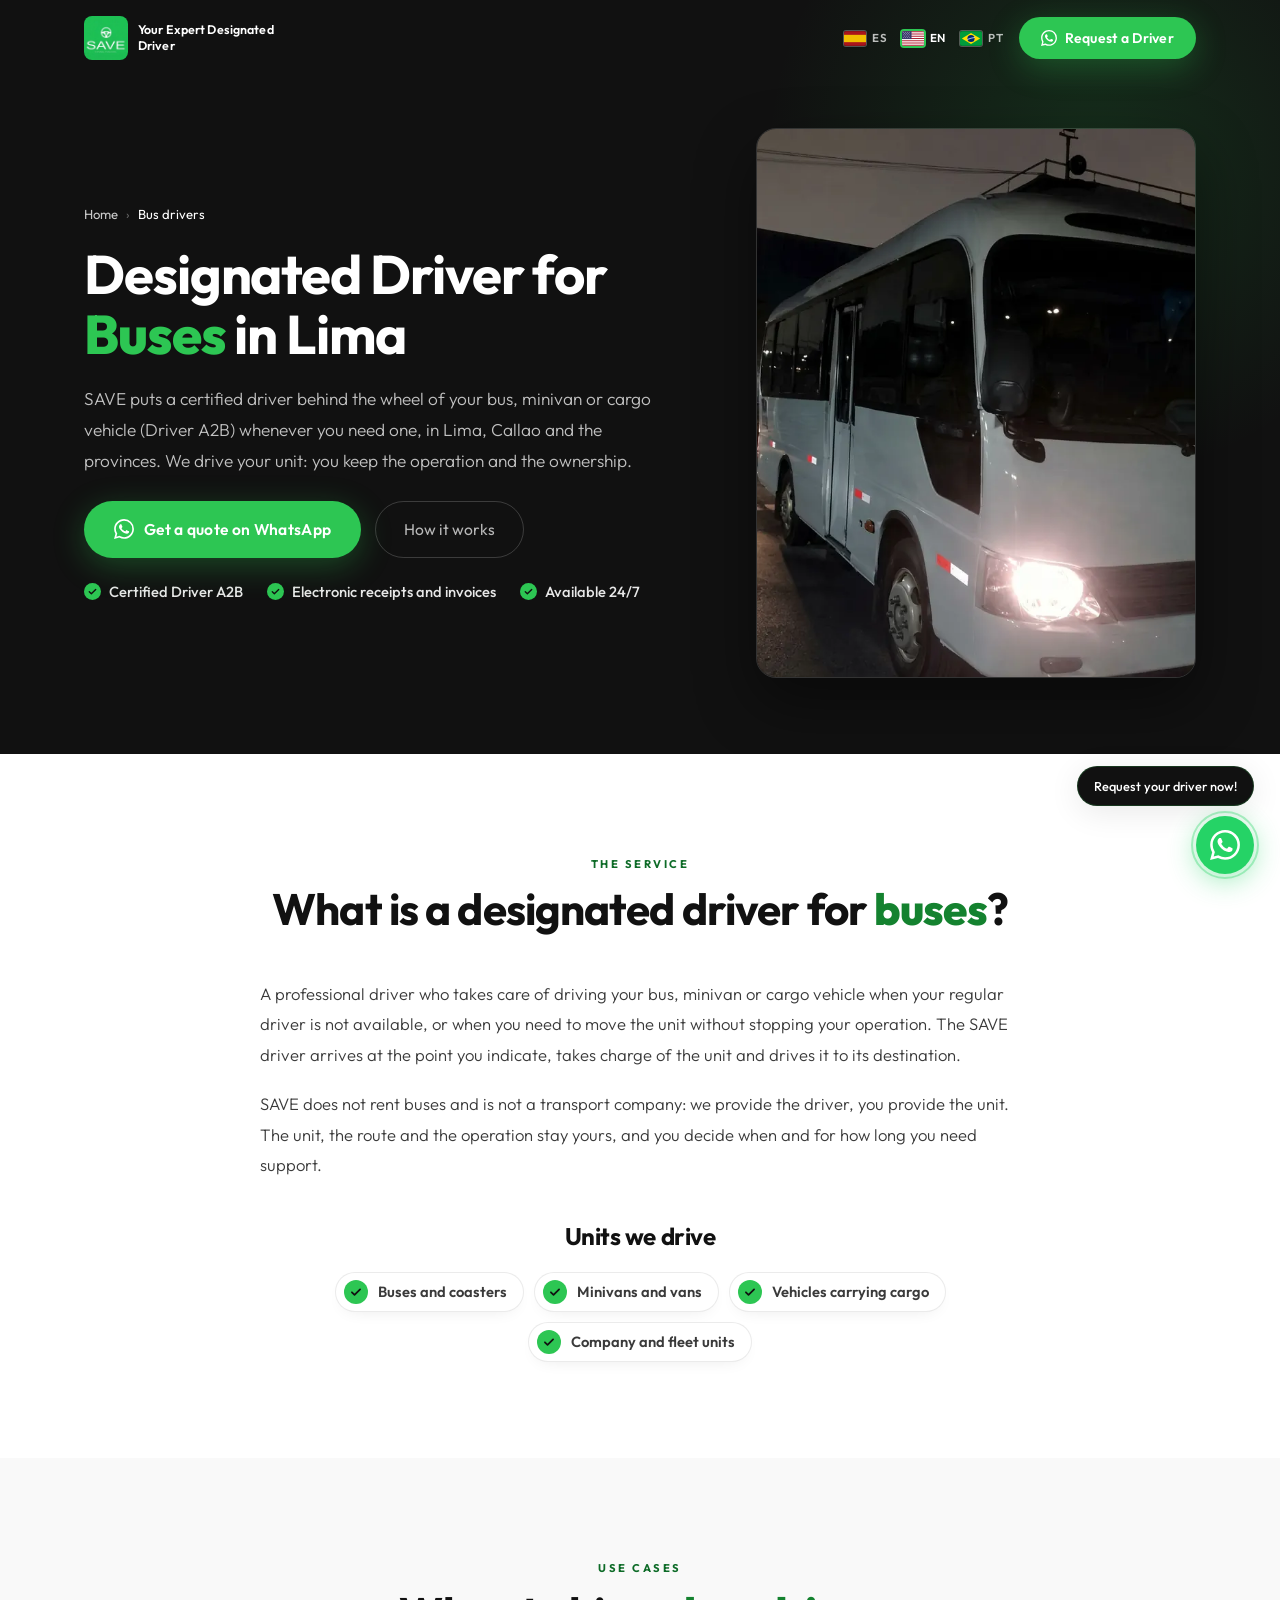
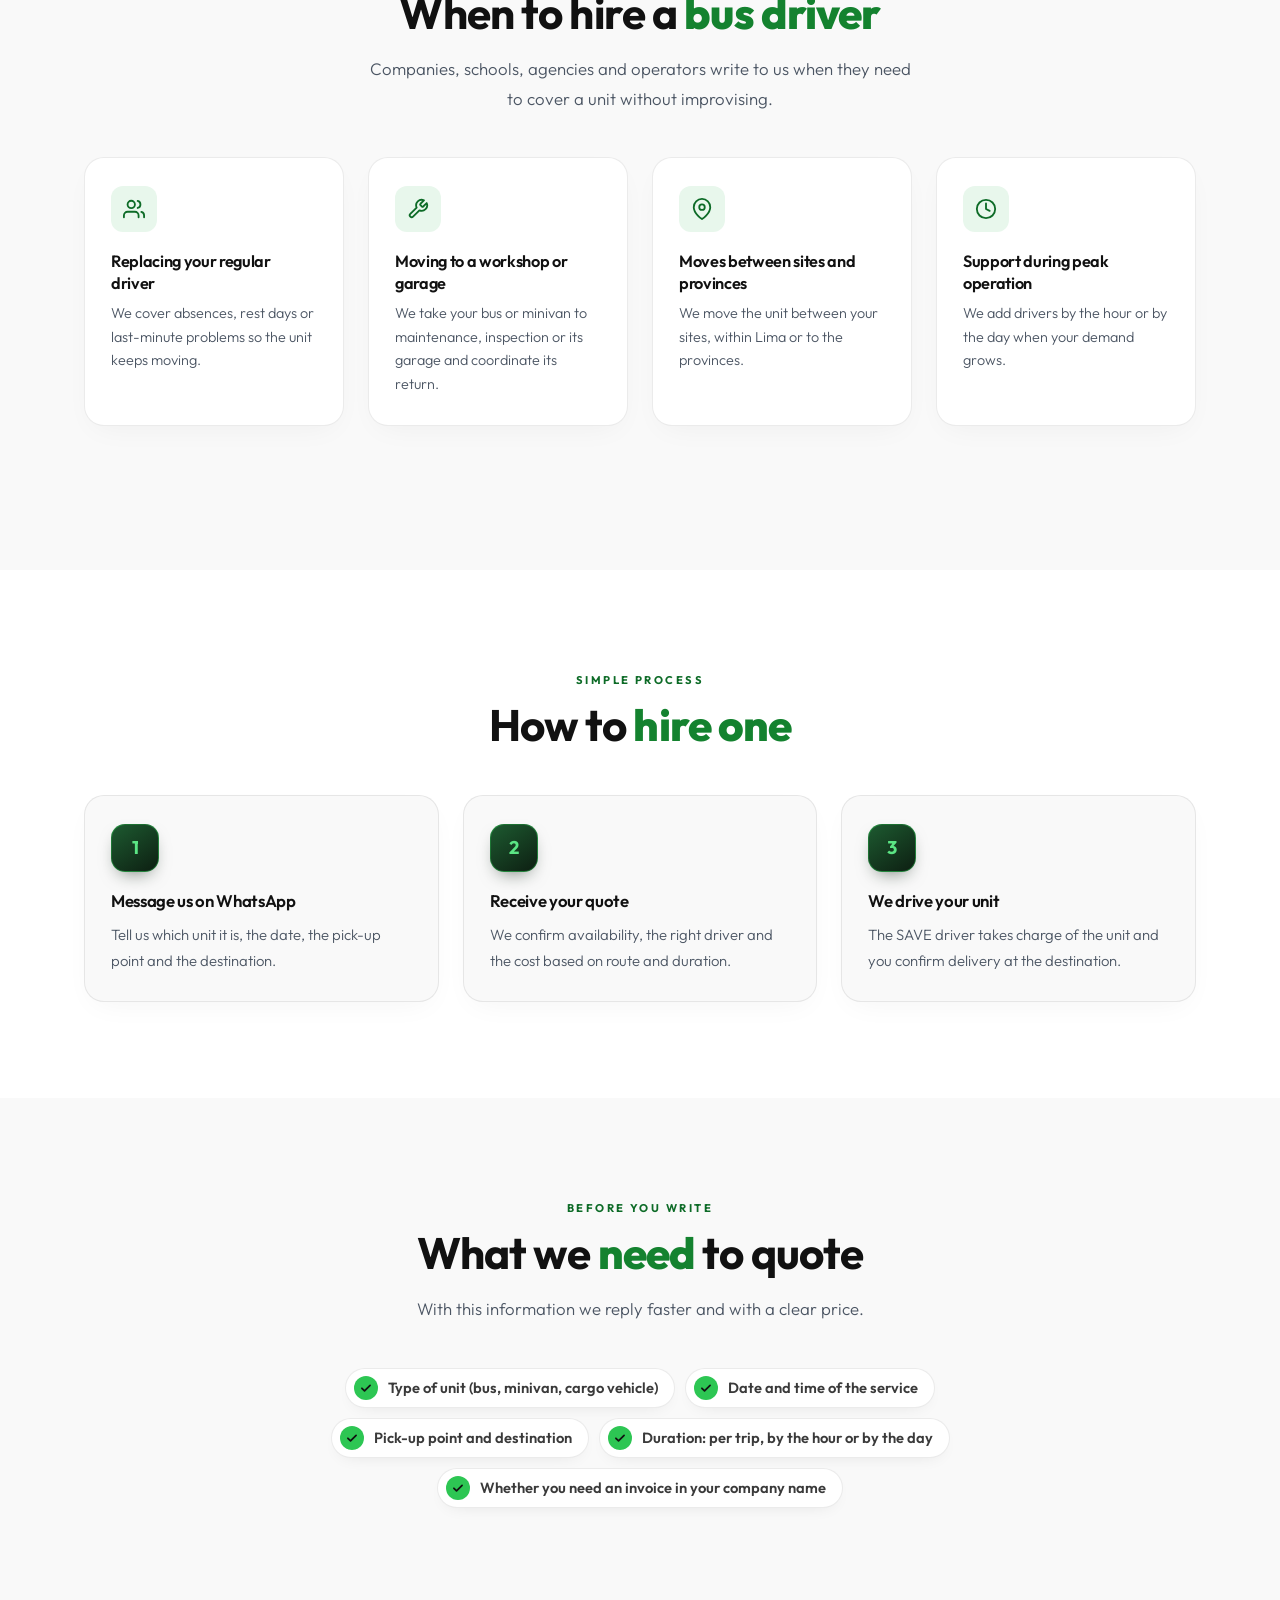
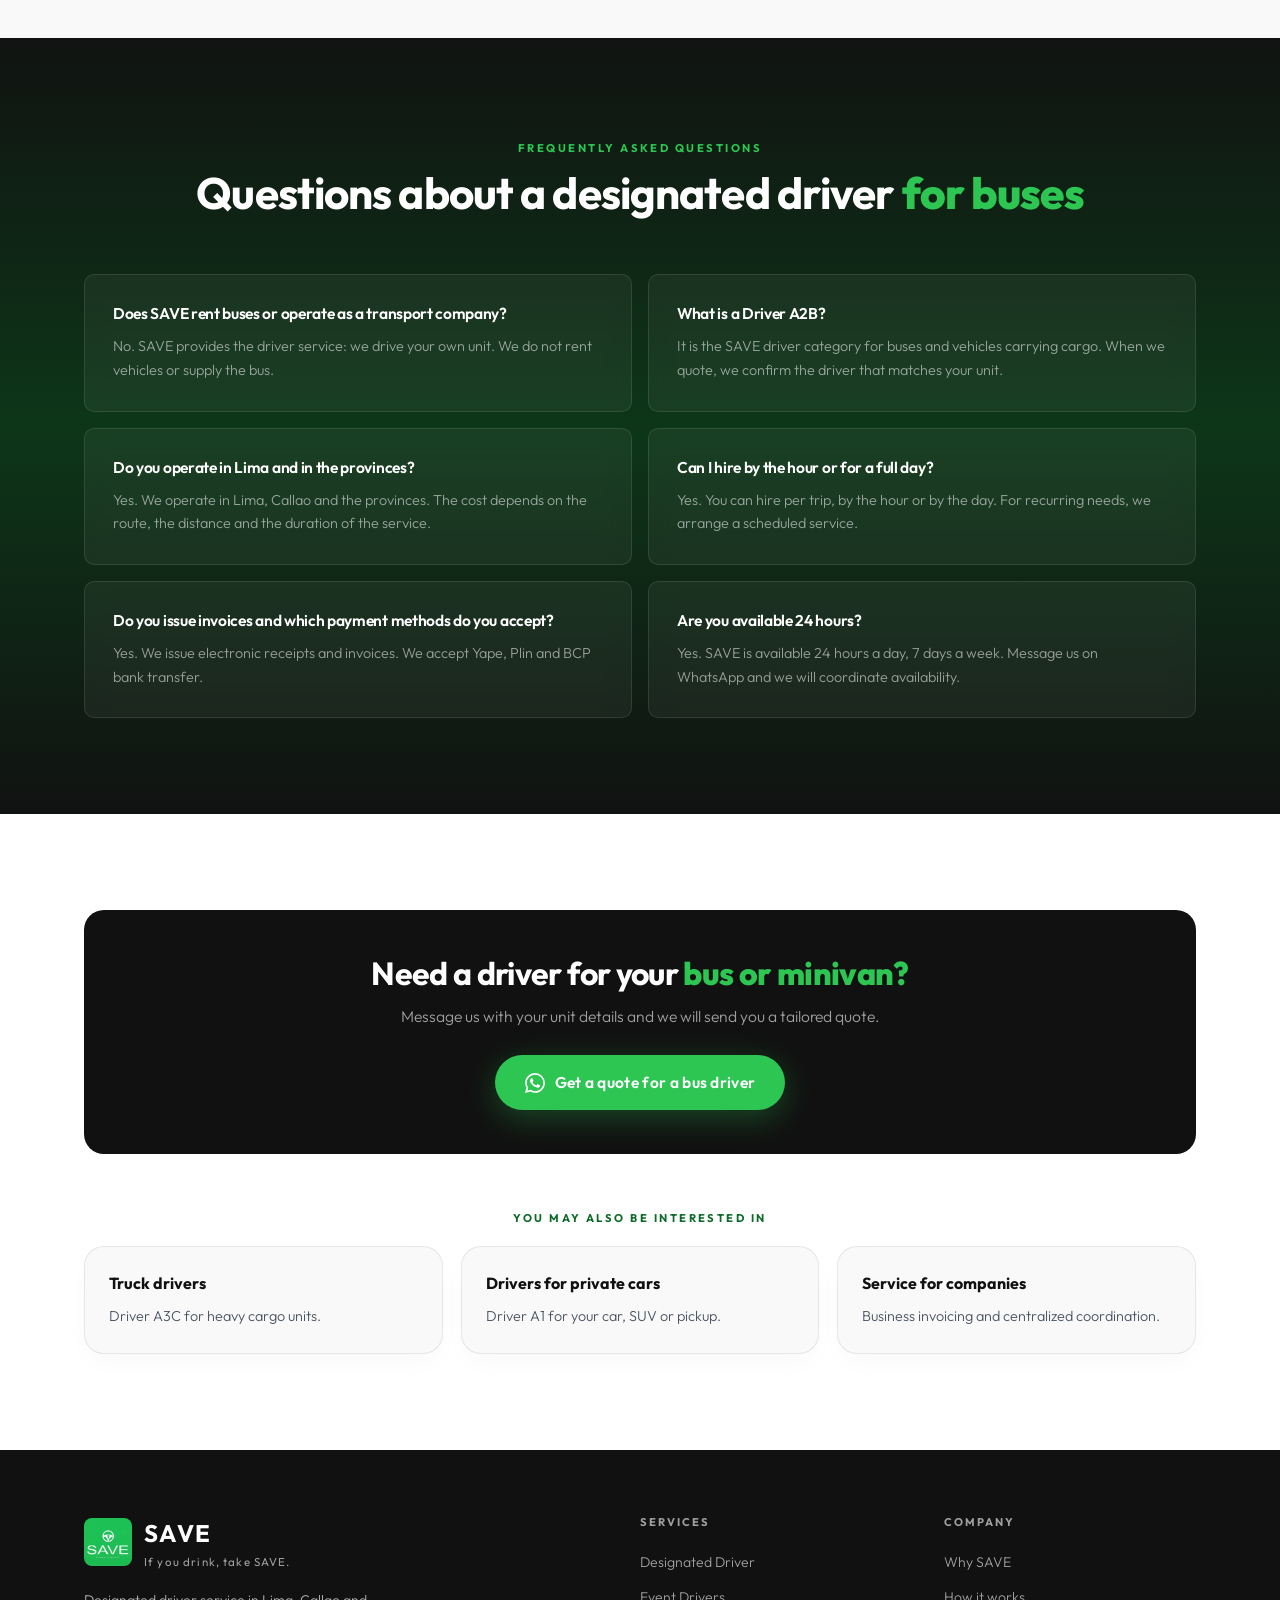
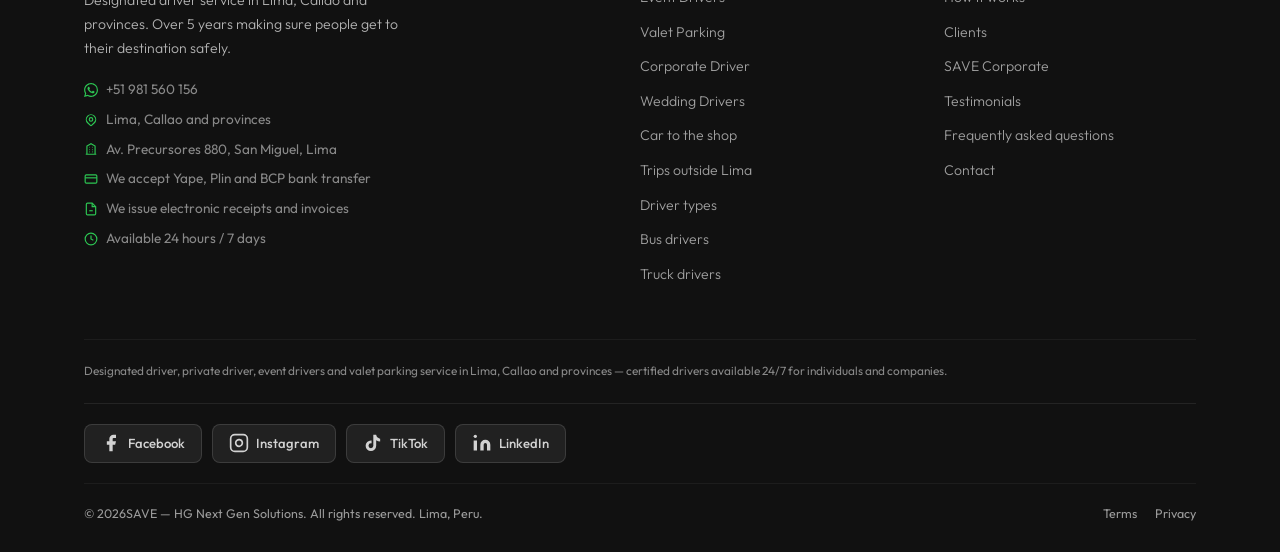
<file: designated-driver-buses.html>
<!DOCTYPE html>
<html lang="en">
<head>
  <meta charset="UTF-8" />
  <meta name="viewport" content="width=device-width, initial-scale=1.0" />
  <title>Designated Driver for Buses in Lima, Peru | SAVE</title>
  <meta name="description" content="Certified A2B driver for your bus, minivan or cargo vehicle. We drive your own unit in Lima, Callao and the provinces, 24/7. Get a quote on WhatsApp." />
  <meta name="robots" content="index, follow, max-image-preview:large" />
  <meta name="google-site-verification" content="8U-Eb5mYqt-9U6mN5gyjgRgYLU6bszNLMTOVDiZN3jU" />
  <link rel="icon" type="image/x-icon" href="/favicon.ico" />
  <link rel="icon" type="image/png" sizes="32x32" href="/favicon-32x32.png" />
  <link rel="icon" type="image/png" sizes="16x16" href="/favicon-16x16.png" />
  <link rel="apple-touch-icon" sizes="180x180" href="/apple-touch-icon.png" />
  <link rel="manifest" href="/site.webmanifest" />
  <link rel="canonical" href="https://tomasave.com/designated-driver-buses.html" />
  <link rel="alternate" hreflang="es-PE" href="https://tomasave.com/chofer-de-reemplazo-buses.html" />
  <link rel="alternate" hreflang="es" href="https://tomasave.com/chofer-de-reemplazo-buses.html" />
  <link rel="alternate" hreflang="en" href="https://tomasave.com/designated-driver-buses.html" />
  <link rel="alternate" hreflang="pt" href="https://tomasave.com/motorista-onibus.html" />
  <link rel="alternate" hreflang="x-default" href="https://tomasave.com/chofer-de-reemplazo-buses.html" />
  <meta name="geo.region" content="PE-LIM" />
  <meta name="geo.placename" content="San Miguel, Lima, Perú" />
  <link rel="preload" as="image" href="/chofer-a2b.webp" fetchpriority="high" />
  <link rel="preload" as="image" href="/logo-save-nav.webp" />
  <!-- Meta Pixel (Facebook / Instagram Ads) -->
  <!-- REEMPLAZAR "TU_PIXEL_ID_AQUI" con tu ID real — business.facebook.com → Events Manager → Crear píxel -->
  <script>
    !function(f,b,e,v,n,t,s){if(f.fbq)return;n=f.fbq=function(){n.callMethod?
    n.callMethod.apply(n,arguments):n.queue.push(arguments)};if(!f._fbq)f._fbq=n;
    n.push=n;n.loaded=!0;n.version='2.0';n.queue=[];t=b.createElement(e);t.async=!0;
    t.src=v;s=b.getElementsByTagName(e)[0];s.parentNode.insertBefore(t,s)}(window,
    document,'script','https://connect.facebook.net/en_US/fbevents.js');
    // Al obtener el Pixel ID real, reemplazar la línea de abajo por: var SAVE_PIXEL_ID = '1234567890';
    var SAVE_PIXEL_ID = '';
    if (SAVE_PIXEL_ID) { fbq('init', SAVE_PIXEL_ID); fbq('track', 'PageView'); }
  </script>
  <!-- Al tener el Pixel ID, descomentar y reemplazar TU_PIXEL_ID:
  <noscript>
    <img height="1" width="1" style="display:none"
    src="https://www.facebook.com/tr?id=TU_PIXEL_ID&ev=PageView&noscript=1" alt=""/>
  </noscript>
  -->
  <!-- Fin Meta Pixel -->

  <!-- Google Analytics 4 (GA4) -->
  <script async src="https://www.googletagmanager.com/gtag/js?id=G-GT6MZ23KWT" defer></script>
  <script defer>
    window.dataLayer = window.dataLayer || [];
    function gtag(){dataLayer.push(arguments);}
    gtag('js', new Date());
    gtag('config', 'G-GT6MZ23KWT', {'send_page_view': true});
  </script>
  <!-- End Google Analytics 4 -->
  <meta property="og:type" content="website" />
  <meta property="og:url" content="https://tomasave.com/designated-driver-buses.html" />
  <meta property="og:title" content="Designated Driver for Buses in Lima, Peru | SAVE" />
  <meta property="og:description" content="Certified A2B driver for your bus, minivan or cargo vehicle. We drive your own unit in Lima, Callao and the provinces, 24/7. Get a quote on WhatsApp." />
  <meta property="og:image" content="https://tomasave.com/og-image.jpg" />
  <meta property="og:locale" content="en_US" />
  <meta property="og:site_name" content="SAVE" />
  <meta name="twitter:card" content="summary_large_image" />
  <meta name="twitter:title" content="Designated Driver for Buses in Lima, Peru | SAVE" />
  <meta name="twitter:description" content="Certified A2B driver for your bus, minivan or cargo vehicle. We drive your own unit in Lima, Callao and the provinces, 24/7. Get a quote on WhatsApp." />
  <meta name="twitter:image" content="https://tomasave.com/og-image.jpg" />
  <script type="application/ld+json">
  {
    "@context": "https://schema.org",
    "@type": "LocalBusiness",
    "@id": "https://tomasave.com/#business",
    "name": "SAVE — Chofer de Reemplazo Lima",
    "url": "https://tomasave.com",
    "telephone": "+51981560156",
    "image": [
      "https://tomasave.com/og-image.jpg",
      "https://tomasave.com/logo-save-hero.webp"
    ],
    "logo": "https://tomasave.com/logo-save-hero.webp",
    "address": {
      "@type": "PostalAddress",
      "streetAddress": "Av. Precursores 880",
      "addressLocality": "San Miguel",
      "addressRegion": "Lima",
      "postalCode": "15087",
      "addressCountry": "PE"
    },
    "geo": {
      "@type": "GeoCoordinates",
      "latitude": -12.0689567,
      "longitude": -77.0993315
    },
    "openingHoursSpecification": [
      {
        "@type": "OpeningHoursSpecification",
        "dayOfWeek": [
          "Monday",
          "Tuesday",
          "Wednesday",
          "Thursday",
          "Friday",
          "Saturday",
          "Sunday"
        ],
        "opens": "00:00",
        "closes": "23:59"
      }
    ]
  }
  </script>
  <script type="application/ld+json">
  {
    "@context": "https://schema.org",
    "@type": "Service",
    "@id": "https://tomasave.com/designated-driver-buses.html#service",
    "name": "Designated driver for buses",
    "serviceType": "Designated driver for buses and vehicles carrying cargo",
    "description": "Certified driver service (Driver A2B) for buses, minivans and cargo vehicles in Lima, Callao and the provinces. SAVE drives the customer’s own unit; it does not rent vehicles.",
    "provider": {
      "@id": "https://tomasave.com/#business"
    },
    "url": "https://tomasave.com/designated-driver-buses.html",
    "areaServed": [
      {
        "@type": "City",
        "name": "Lima"
      },
      {
        "@type": "City",
        "name": "Callao"
      },
      {
        "@type": "Country",
        "name": "Peru"
      }
    ],
    "availableChannel": {
      "@type": "ServiceChannel",
      "serviceUrl": "https://wa.me/51981560156"
    }
  }
  </script>
  <script type="application/ld+json">
  {
    "@context": "https://schema.org",
    "@type": "BreadcrumbList",
    "itemListElement": [
      {
        "@type": "ListItem",
        "position": 1,
        "name": "Home",
        "item": "https://tomasave.com/en.html"
      },
      {
        "@type": "ListItem",
        "position": 2,
        "name": "Bus drivers",
        "item": "https://tomasave.com/designated-driver-buses.html"
      }
    ]
  }
  </script>
  <script type="application/ld+json">
  {
    "@context": "https://schema.org",
    "@type": "FAQPage",
    "mainEntity": [
      {
        "@type": "Question",
        "name": "Does SAVE rent buses or operate as a transport company?",
        "acceptedAnswer": {
          "@type": "Answer",
          "text": "No. SAVE provides the driver service: we drive your own unit. We do not rent vehicles or supply the bus."
        }
      },
      {
        "@type": "Question",
        "name": "What is a Driver A2B?",
        "acceptedAnswer": {
          "@type": "Answer",
          "text": "It is the SAVE driver category for buses and vehicles carrying cargo. When we quote, we confirm the driver that matches your unit."
        }
      },
      {
        "@type": "Question",
        "name": "Do you operate in Lima and in the provinces?",
        "acceptedAnswer": {
          "@type": "Answer",
          "text": "Yes. We operate in Lima, Callao and the provinces. The cost depends on the route, the distance and the duration of the service."
        }
      },
      {
        "@type": "Question",
        "name": "Can I hire by the hour or for a full day?",
        "acceptedAnswer": {
          "@type": "Answer",
          "text": "Yes. You can hire per trip, by the hour or by the day. For recurring needs, we arrange a scheduled service."
        }
      },
      {
        "@type": "Question",
        "name": "Do you issue invoices and which payment methods do you accept?",
        "acceptedAnswer": {
          "@type": "Answer",
          "text": "Yes. We issue electronic receipts and invoices. We accept Yape, Plin and BCP bank transfer."
        }
      },
      {
        "@type": "Question",
        "name": "Are you available 24 hours?",
        "acceptedAnswer": {
          "@type": "Answer",
          "text": "Yes. SAVE is available 24 hours a day, 7 days a week. Message us on WhatsApp and we will coordinate availability."
        }
      }
    ]
  }
  </script>

  <link rel="preconnect" href="https://fonts.googleapis.com" />
  <link rel="preconnect" href="https://fonts.gstatic.com" crossorigin />
  <link rel="preload" as="style" href="https://fonts.googleapis.com/css2?family=Outfit:wght@300..800&display=swap" />
  <link rel="stylesheet" href="https://fonts.googleapis.com/css2?family=Outfit:wght@300..800&display=swap" media="print" onload="this.media='all'" />
  <noscript><link rel="stylesheet" href="https://fonts.googleapis.com/css2?family=Outfit:wght@300..800&display=swap" /></noscript>
  <link rel="stylesheet" href="/site.css" />
  <style>
    /* ─── Páginas de servicio (buses / camiones) ─── */
    .sp-hero { background: var(--black); position: relative; overflow: hidden; padding: 128px 0 76px; }
    .sp-hero::before { content:''; position:absolute; top:-25%; right:-12%; width:680px; height:680px; border-radius:50%;
      background: radial-gradient(circle, rgba(45,198,83,.16) 0%, transparent 68%); pointer-events:none; }
    .sp-hero .container { position: relative; }
    .sp-hero-grid { display: grid; grid-template-columns: minmax(0,1.15fr) minmax(0,.85fr); gap: 56px; align-items: center; }
    .sp-crumbs ol { list-style:none; display:flex; flex-wrap:wrap; gap:6px 8px; padding:0; margin:0 0 20px; font-size:.82rem; color:rgba(255,255,255,.62); }
    .sp-crumbs li + li::before { content:'›'; margin-right:8px; color:rgba(255,255,255,.35); }
    .sp-crumbs a { color:rgba(255,255,255,.78); }
    .sp-crumbs a:hover, .sp-crumbs a:focus-visible { color:var(--green); }
    .sp-crumbs [aria-current] { color:#fff; }
    .sp-h1 { font-family:var(--font-display); font-size:clamp(2.1rem,5vw,3.7rem); font-weight:700; line-height:1.08; color:#fff; margin-bottom:20px; }
    .sp-h1 em { font-style:italic; color:var(--green); }
    .sp-lead { color:rgba(255,255,255,.74); font-size:1.08rem; line-height:1.78; max-width:580px; margin-bottom:24px; font-weight:300; }
    .sp-chips { list-style:none; display:flex; flex-wrap:wrap; gap:10px; padding:0; margin:0 0 30px; }
    .sp-chips li { font-size:.82rem; font-weight:600; letter-spacing:.04em; color:#fff; border:1px solid rgba(255,255,255,.2); border-radius:999px; padding:7px 14px; background:rgba(255,255,255,.05); }
    .sp-chips li:first-child { background:var(--green); border-color:var(--green); color:var(--black); }
    .sp-actions { display:flex; flex-wrap:wrap; gap:14px; }
    .sp-photo { position:relative; aspect-ratio:4/5; border-radius:var(--radius-lg); overflow:hidden; border:1px solid rgba(255,255,255,.14); max-width:440px; margin-left:auto; width:100%; box-shadow:0 24px 60px rgba(0,0,0,.45); }
    .sp-photo img { width:100%; height:100%; object-fit:cover; }
    .sp-section { padding: var(--section-py) 0; background: var(--white); }
    .sp-section.alt { background: var(--off-white); }
    .sp-head { text-align:center; margin-bottom:44px; }
    .sp-head .section-desc { margin:0 auto; }
    .sp-prose { max-width:760px; margin:0 auto; }
    .sp-prose p { font-size:1.04rem; line-height:1.85; color:var(--gray-dark); font-weight:300; margin-bottom:18px; }
    .sp-units { max-width:760px; margin:36px auto 0; }
    .sp-units h3 { font-family:var(--font-display); font-size:1.5rem; color:var(--black); margin-bottom:16px; text-align:center; }
    .sp-units .drivers-checks { margin:0 auto; }
    .sp-steps { list-style:none; display:grid; grid-template-columns:repeat(3,minmax(0,1fr)); gap:24px; padding:0; counter-reset:step; }
    .sp-steps li { background:var(--off-white); border:1px solid var(--gray-mid); border-radius:var(--radius-lg); padding:32px 26px; counter-increment:step; }
    .sp-steps li::before { content:counter(step); display:flex; align-items:center; justify-content:center; width:44px; height:44px; border-radius:50%; background:var(--green); color:var(--black); font-weight:700; margin-bottom:16px; }
    .sp-steps h3 { font-size:1.05rem; font-weight:600; color:var(--black); margin-bottom:8px; }
    .sp-steps p { font-size:.93rem; color:var(--gray-text); line-height:1.7; font-weight:300; }
    .sp-need { max-width:820px; margin:0 auto; }
    .sp-related { list-style:none; display:grid; grid-template-columns:repeat(3,minmax(0,1fr)); gap:18px; margin-top:44px; padding:0; }
    .sp-related a { display:block; height:100%; background:var(--off-white); border:1px solid var(--gray-mid); border-radius:var(--radius-lg); padding:22px 22px 24px; transition:var(--transition); }
    .sp-related a:hover, .sp-related a:focus-visible { border-color:rgba(45,198,83,.5); box-shadow:var(--shadow-card); transform:translateY(-3px); }
    .sp-related strong { display:block; font-size:1rem; color:var(--black); margin-bottom:6px; }
    .sp-related span { font-size:.9rem; color:var(--gray-text); font-weight:300; line-height:1.6; }
    .sp-related-label { text-align:center; margin-top:56px; }
    @media (max-width:1024px) { .sp-hero-grid { gap:36px; } .sp-steps { gap:16px; } }
    @media (max-width:820px) {
      .sp-hero { padding:112px 0 56px; }
      .sp-hero-grid { grid-template-columns:1fr; }
      .sp-photo { margin:8px auto 0; max-width:360px; aspect-ratio:4/4.4; }
      .sp-steps, .sp-related { grid-template-columns:1fr; }
    }
    @media (max-width:480px) { .sp-actions .btn-wa, .sp-actions .btn-outline { width:100%; justify-content:center; } .sp-head { margin-bottom:32px; } }
    @media (prefers-reduced-motion:reduce) { .sp-related a { transition:none; } .sp-related a:hover { transform:none; } }
    /* Refinamiento páginas de servicio */
    .sp-h1 em { font-style: normal; font-weight: 800; }
    @media (max-width: 640px) { .sp-steps p, .sp-prose p, .sp-related span { font-size: 1rem; line-height: 1.65; } }
    .sp-h1 { font-size: clamp(2.1rem, 4.6vw, 3.4rem); line-height: 1.1; }
    .sp-section .corporate-card { background: var(--white); border: 1px solid rgba(0,0,0,.08); border-radius: 20px; padding: 28px 26px; box-shadow: 0 10px 30px -10px rgba(0,0,0,.05); }
    .sp-section .corporate-card:hover { box-shadow: 0 18px 40px -14px rgba(0,0,0,.14); border-color: rgba(45,198,83,.45); }
    .sp-steps li { border: 1px solid rgba(0,0,0,.08); box-shadow: 0 10px 30px -10px rgba(0,0,0,.05); padding: 28px 26px; }
    .sp-steps li::before { width: 48px; height: 48px; border-radius: 14px; font-size: 1.15rem; color: #5BE584;
      background: linear-gradient(145deg, #1d5a30 0%, #0D1F12 100%); border: 1px solid rgba(45,198,83,.45); box-shadow: 0 8px 18px -8px rgba(13,31,18,.6); }
    .sp-related a { border: 1px solid rgba(0,0,0,.08); box-shadow: 0 10px 30px -10px rgba(0,0,0,.05); padding: 24px; }


  </style>
</head>
<body>

  <!-- WHATSAPP FLOAT -->
  <div class="wa-float">
    <div class="wa-tooltip">Request your driver now!</div>
    <a href="https://wa.me/51981560156?text=Hello!%20I%20would%20like%20a%20quote%20for%20a%20SAVE%20designated%20driver%20%28Driver%20A2B%29%20for%20a%20bus%20or%20a%20vehicle%20with%20cargo."
       target="_blank" rel="noopener noreferrer"
       class="wa-btn-float"
       data-event="whatsapp_click" data-origen="flotante"
       aria-label="Get a quote on WhatsApp">
      <svg viewBox="0 0 24 24" fill="currentColor"><path d="M17.472 14.382c-.297-.149-1.758-.867-2.03-.967-.273-.099-.471-.148-.67.15-.197.297-.767.966-.94 1.164-.173.199-.347.223-.644.075-.297-.15-1.255-.463-2.39-1.475-.883-.788-1.48-1.761-1.653-2.059-.173-.297-.018-.458.13-.606.134-.133.298-.347.446-.52.149-.174.198-.298.298-.497.099-.198.05-.371-.025-.52-.075-.149-.669-1.612-.916-2.207-.242-.579-.487-.5-.669-.51-.173-.008-.371-.01-.57-.01-.198 0-.52.074-.792.372-.272.297-1.04 1.016-1.04 2.479 0 1.462 1.065 2.875 1.213 3.074.149.198 2.096 3.2 5.077 4.487.709.306 1.262.489 1.694.625.712.227 1.36.195 1.871.118.571-.085 1.758-.719 2.006-1.413.248-.694.248-1.289.173-1.413-.074-.124-.272-.198-.57-.347m-5.421 7.403h-.004a9.87 9.87 0 01-5.031-1.378l-.361-.214-3.741.982.998-3.648-.235-.374a9.86 9.86 0 01-1.51-5.26c.001-5.45 4.436-9.884 9.888-9.884 2.64 0 5.122 1.03 6.988 2.898a9.825 9.825 0 012.893 6.994c-.003 5.45-4.437 9.884-9.885 9.884m8.413-18.297A11.815 11.815 0 0012.05 0C5.495 0 .16 5.335.157 11.892c0 2.096.547 4.142 1.588 5.945L.057 24l6.305-1.654a11.882 11.882 0 005.683 1.448h.005c6.554 0 11.89-5.335 11.893-11.893a11.821 11.821 0 00-3.48-8.413z"/></svg>
      <span class="wa-btn-label">Get a quote on WhatsApp</span>
    </a>
  </div>

  <!-- NAVBAR -->
  <header role="banner">
    <nav class="navbar" id="navbar" aria-label="Main navigation">
      <div class="container navbar-inner">
        <a href="/en.html" class="nav-logo" aria-label="SAVE — Home (Español)">
          <img src="/logo-save-nav.webp" alt="SAVE Designated Driver Lima" width="44" height="44" loading="eager" fetchpriority="high" decoding="async">
          <span class="nav-logo-text" style="font-family:'Outfit',sans-serif;font-size:0.78rem;font-weight:600;letter-spacing:0.01em;line-height:1.25;max-width:160px;">Your Expert Designated Driver</span>
        </a>
        <div class="lang-switch" role="group" aria-label="Language">
          <a href="/chofer-de-reemplazo-buses.html" class="lang-item" hreflang="es" lang="es" title="Versión en español"><svg class="flag" viewBox="0 0 24 16" width="24" height="16" aria-hidden="true" focusable="false"><rect width="24" height="16" fill="#AA151B"/><rect y="4" width="24" height="8" fill="#F1BF00"/></svg><span class="lang-code">ES</span></a>
          <span class="lang-item is-current" lang="en" aria-current="true" title="English"><svg class="flag" viewBox="0 0 24 16" width="24" height="16" aria-hidden="true" focusable="false"><rect width="24" height="16" fill="#fff"/><path fill="#B22234" d="M0 0h24v1.23H0zM0 2.46h24v1.23H0zM0 4.92h24v1.23H0zM0 7.38h24v1.23H0zM0 9.85h24v1.23H0zM0 12.31h24v1.23H0zM0 14.77h24V16H0z"/><rect width="10.4" height="8.62" fill="#3C3B6E"/><g fill="#fff"><circle cx="1.9" cy="1.30" r=".42"/><circle cx="3.9" cy="1.30" r=".42"/><circle cx="5.9" cy="1.30" r=".42"/><circle cx="7.9" cy="1.30" r=".42"/><circle cx="2.9" cy="2.65" r=".42"/><circle cx="4.9" cy="2.65" r=".42"/><circle cx="6.9" cy="2.65" r=".42"/><circle cx="1.9" cy="4.00" r=".42"/><circle cx="3.9" cy="4.00" r=".42"/><circle cx="5.9" cy="4.00" r=".42"/><circle cx="7.9" cy="4.00" r=".42"/><circle cx="2.9" cy="5.35" r=".42"/><circle cx="4.9" cy="5.35" r=".42"/><circle cx="6.9" cy="5.35" r=".42"/><circle cx="1.9" cy="6.70" r=".42"/><circle cx="3.9" cy="6.70" r=".42"/><circle cx="5.9" cy="6.70" r=".42"/><circle cx="7.9" cy="6.70" r=".42"/></g></svg><span class="lang-code">EN</span></span>
          <a href="/motorista-onibus.html" class="lang-item" hreflang="pt" lang="pt" title="Versão em português"><svg class="flag" viewBox="0 0 24 16" width="24" height="16" aria-hidden="true" focusable="false"><rect width="24" height="16" fill="#009C3B"/><path fill="#FFDF00" d="M12 1.9 22 8 12 14.1 2 8z"/><circle cx="12" cy="8" r="3.9" fill="#002776"/><path d="M8.3 8.9Q12 7.5 15.8 6.9" stroke="#fff" stroke-width=".75" fill="none" stroke-linecap="round"/></svg><span class="lang-code">PT</span></a>
        </div>
        <a href="https://wa.me/51981560156?text=Hello!%20I%20would%20like%20a%20quote%20for%20a%20SAVE%20designated%20driver%20%28Driver%20A2B%29%20for%20a%20bus%20or%20a%20vehicle%20with%20cargo."
           target="_blank" rel="noopener noreferrer"
           class="nav-cta"
           data-event="whatsapp_click" data-origen="navbar">
          <svg viewBox="0 0 24 24" fill="currentColor"><path d="M17.472 14.382c-.297-.149-1.758-.867-2.03-.967-.273-.099-.471-.148-.67.15-.197.297-.767.966-.94 1.164-.173.199-.347.223-.644.075-.297-.15-1.255-.463-2.39-1.475-.883-.788-1.48-1.761-1.653-2.059-.173-.297-.018-.458.13-.606.134-.133.298-.347.446-.52.149-.174.198-.298.298-.497.099-.198.05-.371-.025-.52-.075-.149-.669-1.612-.916-2.207-.242-.579-.487-.5-.669-.51-.173-.008-.371-.01-.57-.01-.198 0-.52.074-.792.372-.272.297-1.04 1.016-1.04 2.479 0 1.462 1.065 2.875 1.213 3.074.149.198 2.096 3.2 5.077 4.487.709.306 1.262.489 1.694.625.712.227 1.36.195 1.871.118.571-.085 1.758-.719 2.006-1.413.248-.694.248-1.289.173-1.413-.074-.124-.272-.198-.57-.347m-5.421 7.403h-.004a9.87 9.87 0 01-5.031-1.378l-.361-.214-3.741.982.998-3.648-.235-.374a9.86 9.86 0 01-1.51-5.26c.001-5.45 4.436-9.884 9.888-9.884 2.64 0 5.122 1.03 6.988 2.898a9.825 9.825 0 012.893 6.994c-.003 5.45-4.437 9.884-9.885 9.884m8.413-18.297A11.815 11.815 0 0012.05 0C5.495 0 .16 5.335.157 11.892c0 2.096.547 4.142 1.588 5.945L.057 24l6.305-1.654a11.882 11.882 0 005.683 1.448h.005c6.554 0 11.89-5.335 11.893-11.893a11.821 11.821 0 00-3.48-8.413z"/></svg>
          <span>Request a Driver</span>
        </a>
      </div>
    </nav>
  </header>

  <main>
    <section class="sp-hero" aria-labelledby="sp-h1">
      <div class="container">
        <div class="sp-hero-grid">
          <div>
            <nav class="sp-crumbs" aria-label="Breadcrumb">
              <ol>
                <li><a href="/en.html">Home</a></li>
                <li><span aria-current="page">Bus drivers</span></li>
              </ol>
            </nav>
            <h1 class="sp-h1" id="sp-h1">Designated Driver for <em>Buses</em> in Lima</h1>
            <p class="sp-lead">SAVE puts a certified driver behind the wheel of your bus, minivan or cargo vehicle (Driver A2B) whenever you need one, in Lima, Callao and the provinces. We drive your unit: you keep the operation and the ownership.</p>
            <div class="sp-actions">
              <a href="https://wa.me/51981560156?text=Hello!%20I%20would%20like%20a%20quote%20for%20a%20SAVE%20designated%20driver%20%28Driver%20A2B%29%20for%20a%20bus%20or%20a%20vehicle%20with%20cargo." target="_blank" rel="noopener noreferrer" class="btn-wa" data-event="whatsapp_click" data-origen="bus_hero"><svg width="20" height="20" aria-hidden="true" viewBox="0 0 24 24" fill="currentColor"><path d="M17.472 14.382c-.297-.149-1.758-.867-2.03-.967-.273-.099-.471-.148-.67.15-.197.297-.767.966-.94 1.164-.173.199-.347.223-.644.075-.297-.15-1.255-.463-2.39-1.475-.883-.788-1.48-1.761-1.653-2.059-.173-.297-.018-.458.13-.606.134-.133.298-.347.446-.52.149-.174.198-.298.298-.497.099-.198.05-.371-.025-.52-.075-.149-.669-1.612-.916-2.207-.242-.579-.487-.5-.669-.51-.173-.008-.371-.01-.57-.01-.198 0-.52.074-.792.372-.272.297-1.04 1.016-1.04 2.479 0 1.462 1.065 2.875 1.213 3.074.149.198 2.096 3.2 5.077 4.487.709.306 1.262.489 1.694.625.712.227 1.36.195 1.871.118.571-.085 1.758-.719 2.006-1.413.248-.694.248-1.289.173-1.413-.074-.124-.272-.198-.57-.347m-5.421 7.403h-.004a9.87 9.87 0 01-5.031-1.378l-.361-.214-3.741.982.998-3.648-.235-.374a9.86 9.86 0 01-1.51-5.26c.001-5.45 4.436-9.884 9.888-9.884 2.64 0 5.122 1.03 6.988 2.898a9.825 9.825 0 012.893 6.994c-.003 5.45-4.437 9.884-9.885 9.884m8.413-18.297A11.815 11.815 0 0012.05 0C5.495 0 .16 5.335.157 11.892c0 2.096.547 4.142 1.588 5.945L.057 24l6.305-1.654a11.882 11.882 0 005.683 1.448h.005c6.554 0 11.89-5.335 11.893-11.893a11.821 11.821 0 00-3.48-8.413z"/></svg>Get a quote on WhatsApp</a>
              <a href="#como" class="btn-outline">How it works</a>
            </div>
            <ul class="hero-trust"><li><svg viewBox="0 0 24 24" fill="none" stroke="currentColor" stroke-width="3" stroke-linecap="round" stroke-linejoin="round" aria-hidden="true" focusable="false"><path d="M5 12.5l4.5 4.5L19 7.5"/></svg><span>Certified Driver A2B</span></li><li><svg viewBox="0 0 24 24" fill="none" stroke="currentColor" stroke-width="3" stroke-linecap="round" stroke-linejoin="round" aria-hidden="true" focusable="false"><path d="M5 12.5l4.5 4.5L19 7.5"/></svg><span>Electronic receipts and invoices</span></li><li><svg viewBox="0 0 24 24" fill="none" stroke="currentColor" stroke-width="3" stroke-linecap="round" stroke-linejoin="round" aria-hidden="true" focusable="false"><path d="M5 12.5l4.5 4.5L19 7.5"/></svg><span>Available 24/7</span></li></ul>
          </div>
          <div class="sp-photo">
            <img src="/chofer-a2b.webp" alt="White bus ready to be driven by a SAVE Driver A2B, designated driver for buses in Lima" width="640" height="800" loading="eager" fetchpriority="high" decoding="async">
          </div>
        </div>
      </div>
    </section>

    <section class="sp-section" id="servicio" aria-labelledby="what-h2">
      <div class="container">
        <div class="sp-head reveal">
          <span class="section-label">The service</span>
          <h2 class="section-title" id="what-h2">What is a designated driver for <em>buses</em>?</h2>
        </div>
        <div class="sp-prose reveal">
          <p>A professional driver who takes care of driving your bus, minivan or cargo vehicle when your regular driver is not available, or when you need to move the unit without stopping your operation. The SAVE driver arrives at the point you indicate, takes charge of the unit and drives it to its destination.</p>
          <p>SAVE does not rent buses and is not a transport company: we provide the driver, you provide the unit. The unit, the route and the operation stay yours, and you decide when and for how long you need support.</p>
        </div>
        <div class="sp-units reveal">
          <h3>Units we drive</h3>
          <ul class="drivers-checks">
          <li><span class="drivers-check-ico"><svg viewBox="0 0 24 24" fill="none" stroke="currentColor" stroke-width="3" stroke-linecap="round" stroke-linejoin="round" aria-hidden="true" focusable="false"><path d="M5 12.5l4.5 4.5L19 7.5"/></svg></span><span>Buses and coasters</span></li>
          <li><span class="drivers-check-ico"><svg viewBox="0 0 24 24" fill="none" stroke="currentColor" stroke-width="3" stroke-linecap="round" stroke-linejoin="round" aria-hidden="true" focusable="false"><path d="M5 12.5l4.5 4.5L19 7.5"/></svg></span><span>Minivans and vans</span></li>
          <li><span class="drivers-check-ico"><svg viewBox="0 0 24 24" fill="none" stroke="currentColor" stroke-width="3" stroke-linecap="round" stroke-linejoin="round" aria-hidden="true" focusable="false"><path d="M5 12.5l4.5 4.5L19 7.5"/></svg></span><span>Vehicles carrying cargo</span></li>
          <li><span class="drivers-check-ico"><svg viewBox="0 0 24 24" fill="none" stroke="currentColor" stroke-width="3" stroke-linecap="round" stroke-linejoin="round" aria-hidden="true" focusable="false"><path d="M5 12.5l4.5 4.5L19 7.5"/></svg></span><span>Company and fleet units</span></li>
          </ul>
        </div>
      </div>
    </section>

    <section class="sp-section alt" id="casos" aria-labelledby="cases-h2">
      <div class="container">
        <div class="sp-head reveal">
          <span class="section-label">Use cases</span>
          <h2 class="section-title" id="cases-h2">When to hire a <em>bus driver</em></h2>
          <p class="section-desc">Companies, schools, agencies and operators write to us when they need to cover a unit without improvising.</p>
        </div>
        <div class="corporate-grid">
          <article class="corporate-card reveal reveal-delay-1">
            <div class="corporate-icon" aria-hidden="true"><svg viewBox="0 0 24 24" fill="none" stroke="currentColor" stroke-width="2" stroke-linecap="round" stroke-linejoin="round"><path d="M17 21v-2a4 4 0 0 0-4-4H5a4 4 0 0 0-4 4v2"/><circle cx="9" cy="7" r="4"/><path d="M23 21v-2a4 4 0 0 0-3-3.87"/><path d="M16 3.13a4 4 0 0 1 0 7.75"/></svg></div>
            <h3>Replacing your regular driver</h3>
            <p>We cover absences, rest days or last-minute problems so the unit keeps moving.</p>
          </article>
          <article class="corporate-card reveal reveal-delay-2">
            <div class="corporate-icon" aria-hidden="true"><svg viewBox="0 0 24 24" fill="none" stroke="currentColor" stroke-width="2" stroke-linecap="round" stroke-linejoin="round"><path d="M14.7 6.3a1 1 0 0 0 0 1.4l1.6 1.6a1 1 0 0 0 1.4 0l3.77-3.77a6 6 0 0 1-7.94 7.94l-6.91 6.91a2.12 2.12 0 0 1-3-3l6.91-6.91a6 6 0 0 1 7.94-7.94l-3.76 3.76z"/></svg></div>
            <h3>Moving to a workshop or garage</h3>
            <p>We take your bus or minivan to maintenance, inspection or its garage and coordinate its return.</p>
          </article>
          <article class="corporate-card reveal reveal-delay-3">
            <div class="corporate-icon" aria-hidden="true"><svg viewBox="0 0 24 24" fill="none" stroke="currentColor" stroke-width="2" stroke-linecap="round" stroke-linejoin="round"><path d="M21 10c0 7-9 13-9 13s-9-6-9-13a9 9 0 0 1 18 0z"/><circle cx="12" cy="10" r="3"/></svg></div>
            <h3>Moves between sites and provinces</h3>
            <p>We move the unit between your sites, within Lima or to the provinces.</p>
          </article>
          <article class="corporate-card reveal reveal-delay-4">
            <div class="corporate-icon" aria-hidden="true"><svg viewBox="0 0 24 24" fill="none" stroke="currentColor" stroke-width="2" stroke-linecap="round" stroke-linejoin="round"><circle cx="12" cy="12" r="10"/><polyline points="12 6 12 12 16 14"/></svg></div>
            <h3>Support during peak operation</h3>
            <p>We add drivers by the hour or by the day when your demand grows.</p>
          </article>
        </div>
      </div>
    </section>

    <section class="sp-section" id="como" aria-labelledby="steps-h2">
      <div class="container">
        <div class="sp-head reveal">
          <span class="section-label">Simple process</span>
          <h2 class="section-title" id="steps-h2">How to <em>hire one</em></h2>
        </div>
        <ol class="sp-steps">
          <li class="reveal reveal-delay-1"><h3>Message us on WhatsApp</h3><p>Tell us which unit it is, the date, the pick-up point and the destination.</p></li>
          <li class="reveal reveal-delay-2"><h3>Receive your quote</h3><p>We confirm availability, the right driver and the cost based on route and duration.</p></li>
          <li class="reveal reveal-delay-3"><h3>We drive your unit</h3><p>The SAVE driver takes charge of the unit and you confirm delivery at the destination.</p></li>
        </ol>
      </div>
    </section>

    <section class="sp-section alt" id="datos" aria-labelledby="need-h2">
      <div class="container">
        <div class="sp-head reveal">
          <span class="section-label">Before you write</span>
          <h2 class="section-title" id="need-h2">What we <em>need</em> to quote</h2>
          <p class="section-desc">With this information we reply faster and with a clear price.</p>
        </div>
        <div class="sp-need reveal">
          <ul class="drivers-checks">
          <li><span class="drivers-check-ico"><svg viewBox="0 0 24 24" fill="none" stroke="currentColor" stroke-width="3" stroke-linecap="round" stroke-linejoin="round" aria-hidden="true" focusable="false"><path d="M5 12.5l4.5 4.5L19 7.5"/></svg></span><span>Type of unit (bus, minivan, cargo vehicle)</span></li>
          <li><span class="drivers-check-ico"><svg viewBox="0 0 24 24" fill="none" stroke="currentColor" stroke-width="3" stroke-linecap="round" stroke-linejoin="round" aria-hidden="true" focusable="false"><path d="M5 12.5l4.5 4.5L19 7.5"/></svg></span><span>Date and time of the service</span></li>
          <li><span class="drivers-check-ico"><svg viewBox="0 0 24 24" fill="none" stroke="currentColor" stroke-width="3" stroke-linecap="round" stroke-linejoin="round" aria-hidden="true" focusable="false"><path d="M5 12.5l4.5 4.5L19 7.5"/></svg></span><span>Pick-up point and destination</span></li>
          <li><span class="drivers-check-ico"><svg viewBox="0 0 24 24" fill="none" stroke="currentColor" stroke-width="3" stroke-linecap="round" stroke-linejoin="round" aria-hidden="true" focusable="false"><path d="M5 12.5l4.5 4.5L19 7.5"/></svg></span><span>Duration: per trip, by the hour or by the day</span></li>
          <li><span class="drivers-check-ico"><svg viewBox="0 0 24 24" fill="none" stroke="currentColor" stroke-width="3" stroke-linecap="round" stroke-linejoin="round" aria-hidden="true" focusable="false"><path d="M5 12.5l4.5 4.5L19 7.5"/></svg></span><span>Whether you need an invoice in your company name</span></li>
          </ul>
        </div>
      </div>
    </section>

    <section class="faq" id="preguntas" aria-labelledby="faq-heading" style="background-color:#0D1F12;">
      <div class="container">
        <div class="faq-header reveal">
          <span class="section-label">Frequently asked questions</span>
          <h2 class="section-title" id="faq-heading">Questions about a designated driver <em>for buses</em></h2>
        </div>
        <div class="faq-grid">
          <article class="faq-item reveal reveal-delay-1">
            <h3>Does SAVE rent buses or operate as a transport company?</h3>
            <p>No. SAVE provides the driver service: we drive your own unit. We do not rent vehicles or supply the bus.</p>
          </article>
          <article class="faq-item reveal reveal-delay-2">
            <h3>What is a Driver A2B?</h3>
            <p>It is the SAVE driver category for buses and vehicles carrying cargo. When we quote, we confirm the driver that matches your unit.</p>
          </article>
          <article class="faq-item reveal reveal-delay-3">
            <h3>Do you operate in Lima and in the provinces?</h3>
            <p>Yes. We operate in Lima, Callao and the provinces. The cost depends on the route, the distance and the duration of the service.</p>
          </article>
          <article class="faq-item reveal reveal-delay-1">
            <h3>Can I hire by the hour or for a full day?</h3>
            <p>Yes. You can hire per trip, by the hour or by the day. For recurring needs, we arrange a scheduled service.</p>
          </article>
          <article class="faq-item reveal reveal-delay-2">
            <h3>Do you issue invoices and which payment methods do you accept?</h3>
            <p>Yes. We issue electronic receipts and invoices. We accept Yape, Plin and BCP bank transfer.</p>
          </article>
          <article class="faq-item reveal reveal-delay-3">
            <h3>Are you available 24 hours?</h3>
            <p>Yes. SAVE is available 24 hours a day, 7 days a week. Message us on WhatsApp and we will coordinate availability.</p>
          </article>
        </div>
      </div>
    </section>

    <section class="sp-section" id="contacto" aria-labelledby="cta-h3">
      <div class="container">
        <div class="corporate-cta reveal">
          <h3 id="cta-h3">Need a driver for your <em>bus or minivan?</em></h3>
          <p>Message us with your unit details and we will send you a tailored quote.</p>
          <a href="https://wa.me/51981560156?text=Hello!%20I%20would%20like%20a%20quote%20for%20a%20SAVE%20designated%20driver%20%28Driver%20A2B%29%20for%20a%20bus%20or%20a%20vehicle%20with%20cargo." target="_blank" rel="noopener noreferrer" class="btn-wa" data-event="whatsapp_click" data-origen="bus_cotizar"><svg width="20" height="20" aria-hidden="true" viewBox="0 0 24 24" fill="currentColor"><path d="M17.472 14.382c-.297-.149-1.758-.867-2.03-.967-.273-.099-.471-.148-.67.15-.197.297-.767.966-.94 1.164-.173.199-.347.223-.644.075-.297-.15-1.255-.463-2.39-1.475-.883-.788-1.48-1.761-1.653-2.059-.173-.297-.018-.458.13-.606.134-.133.298-.347.446-.52.149-.174.198-.298.298-.497.099-.198.05-.371-.025-.52-.075-.149-.669-1.612-.916-2.207-.242-.579-.487-.5-.669-.51-.173-.008-.371-.01-.57-.01-.198 0-.52.074-.792.372-.272.297-1.04 1.016-1.04 2.479 0 1.462 1.065 2.875 1.213 3.074.149.198 2.096 3.2 5.077 4.487.709.306 1.262.489 1.694.625.712.227 1.36.195 1.871.118.571-.085 1.758-.719 2.006-1.413.248-.694.248-1.289.173-1.413-.074-.124-.272-.198-.57-.347m-5.421 7.403h-.004a9.87 9.87 0 01-5.031-1.378l-.361-.214-3.741.982.998-3.648-.235-.374a9.86 9.86 0 01-1.51-5.26c.001-5.45 4.436-9.884 9.888-9.884 2.64 0 5.122 1.03 6.988 2.898a9.825 9.825 0 012.893 6.994c-.003 5.45-4.437 9.884-9.885 9.884m8.413-18.297A11.815 11.815 0 0012.05 0C5.495 0 .16 5.335.157 11.892c0 2.096.547 4.142 1.588 5.945L.057 24l6.305-1.654a11.882 11.882 0 005.683 1.448h.005c6.554 0 11.89-5.335 11.893-11.893a11.821 11.821 0 00-3.48-8.413z"/></svg>Get a quote for a bus driver</a>
        </div>
        <p class="section-label sp-related-label" style="display:block">You may also be interested in</p>
        <ul class="sp-related" style="margin-top:18px">
          <li><a href="/designated-driver-trucks.html"><strong>Truck drivers</strong><span>Driver A3C for heavy cargo units.</span></a></li>
          <li><a href="/en.html#tipos-de-chofer"><strong>Drivers for private cars</strong><span>Driver A1 for your car, SUV or pickup.</span></a></li>
          <li><a href="/en.html#corporativo"><strong>Service for companies</strong><span>Business invoicing and centralized coordination.</span></a></li>
        </ul>
      </div>
    </section>
  </main>

  <footer class="footer" role="contentinfo">
    <div class="container">
      <div class="footer-grid">
        <div>
          <div class="footer-brand">
            <img src="/logo-save-footer.webp" alt="SAVE Designated Driver Lima" width="48" height="48" loading="lazy" decoding="async">
            <div>
              <div class="footer-brand-name">SAVE</div>
              <div class="footer-tagline">If you drink, take SAVE.</div>
            </div>
          </div>
          <p class="footer-about">Designated driver service in Lima, Callao and provinces. Over 5 years making sure people get to their destination safely.</p>
          <div class="footer-contact">
            <div class="footer-contact-item">
              <svg viewBox="0 0 24 24" fill="currentColor"><path d="M17.472 14.382c-.297-.149-1.758-.867-2.03-.967-.273-.099-.471-.148-.67.15-.197.297-.767.966-.94 1.164-.173.199-.347.223-.644.075-.297-.15-1.255-.463-2.39-1.475-.883-.788-1.48-1.761-1.653-2.059-.173-.297-.018-.458.13-.606.134-.133.298-.347.446-.52.149-.174.198-.298.298-.497.099-.198.05-.371-.025-.52-.075-.149-.669-1.612-.916-2.207-.242-.579-.487-.5-.669-.51-.173-.008-.371-.01-.57-.01-.198 0-.52.074-.792.372-.272.297-1.04 1.016-1.04 2.479 0 1.462 1.065 2.875 1.213 3.074.149.198 2.096 3.2 5.077 4.487.709.306 1.262.489 1.694.625.712.227 1.36.195 1.871.118.571-.085 1.758-.719 2.006-1.413.248-.694.248-1.289.173-1.413-.074-.124-.272-.198-.57-.347m-5.421 7.403h-.004a9.87 9.87 0 01-5.031-1.378l-.361-.214-3.741.982.998-3.648-.235-.374a9.86 9.86 0 01-1.51-5.26c.001-5.45 4.436-9.884 9.888-9.884 2.64 0 5.122 1.03 6.988 2.898a9.825 9.825 0 012.893 6.994c-.003 5.45-4.437 9.884-9.885 9.884m8.413-18.297A11.815 11.815 0 0012.05 0C5.495 0 .16 5.335.157 11.892c0 2.096.547 4.142 1.588 5.945L.057 24l6.305-1.654a11.882 11.882 0 005.683 1.448h.005c6.554 0 11.89-5.335 11.893-11.893a11.821 11.821 0 00-3.48-8.413z"/></svg>
              <a href="https://wa.me/51981560156?text=Hello!%20I%20would%20like%20a%20quote%20for%20a%20SAVE%20designated%20driver%20%28Driver%20A2B%29%20for%20a%20bus%20or%20a%20vehicle%20with%20cargo." target="_blank" rel="noopener" data-event="whatsapp_click" data-origen="footer">+51 981 560 156</a>
            </div>
            <div class="footer-contact-item">
              <svg viewBox="0 0 24 24" fill="none" stroke="currentColor" stroke-width="2"><path d="M17.657 16.657L13.414 20.9a2 2 0 01-2.827 0l-4.244-4.243a8 8 0 1111.314 0z"/><path d="M15 11a3 3 0 11-6 0 3 3 0 016 0z"/></svg>Lima, Callao and provinces</div>
            <div class="footer-contact-item">
              <svg viewBox="0 0 24 24" fill="none" stroke="currentColor" stroke-width="2"><path d="M3 21h18M5 21V7l7-4 7 4v14M9 9h1m4 0h1M9 13h1m4 0h1M9 17h1m4 0h1"/></svg>
              <a href="https://www.google.com/maps/place/SAVE+-+Chofer+de+Reemplazo+Lima/@-12.0689567,-77.0993315,17z" target="_blank" rel="noopener">Av. Precursores 880, San Miguel, Lima</a>
            </div>
            <div class="footer-contact-item">
              <svg viewBox="0 0 24 24" fill="none" stroke="currentColor" stroke-width="2"><rect x="2" y="5" width="20" height="14" rx="2"/><line x1="2" y1="10" x2="22" y2="10"/></svg>We accept Yape, Plin and BCP bank transfer</div>
            <div class="footer-contact-item">
              <svg viewBox="0 0 24 24" fill="none" stroke="currentColor" stroke-width="2"><path d="M14 2H6a2 2 0 0 0-2 2v16a2 2 0 0 0 2 2h12a2 2 0 0 0 2-2V8z"/><polyline points="14 2 14 8 20 8"/><line x1="9" y1="15" x2="15" y2="15"/></svg>We issue electronic receipts and invoices</div>
            <div class="footer-contact-item">
              <svg viewBox="0 0 24 24" fill="none" stroke="currentColor" stroke-width="2"><circle cx="12" cy="12" r="10"/><polyline points="12,6 12,12 16,14"/></svg>Available 24 hours / 7 days</div>
          </div>
        </div>
        <div class="footer-col">
          <h4>Services</h4>
          <ul class="footer-links">
            <li><a href="/en.html#servicios">Designated Driver</a></li>
            <li><a href="/en.html#servicios">Event Drivers</a></li>
            <li><a href="/en.html#servicios">Valet Parking</a></li>
            <li><a href="/en.html#servicios">Corporate Driver</a></li>
            <li><a href="/en.html#servicios">Wedding Drivers</a></li>
            <li><a href="/en.html#servicios">Car to the shop</a></li>
            <li><a href="/en.html#servicios">Trips outside Lima</a></li>
            <li><a href="/en.html#tipos-de-chofer">Driver types</a></li>
            <li><a href="/designated-driver-buses.html">Bus drivers</a></li>
            <li><a href="/designated-driver-trucks.html">Truck drivers</a></li>
          </ul>
        </div>
        <div class="footer-col">
          <h4>Company</h4>
          <ul class="footer-links">
            <li><a href="/en.html#beneficios">Why SAVE</a></li>
            <li><a href="/en.html#como-funciona">How it works</a></li>
            <li><a href="/en.html#clientes">Clients</a></li>
            <li><a href="/en.html#corporativo">SAVE Corporate</a></li>
            <li><a href="/en.html#testimonios">Testimonials</a></li>
            <li><a href="/en.html#preguntas">Frequently asked questions</a></li>
            <li><a href="/en.html#contacto">Contact</a></li>
          </ul>
        </div>
      </div>
      <div class="footer-seo">
        <p>Designated driver, private driver, event drivers and valet parking service in Lima, Callao and provinces — certified drivers available 24/7 for individuals and companies.</p>
      </div>
      <div class="footer-social">
        <div class="social-row">
          <a href="https://www.facebook.com/savechoferesdereemplazo" target="_blank" rel="noopener noreferrer" aria-label="Facebook SAVE" class="social-btn" data-event="facebook_click">
            <svg viewBox="0 0 24 24" fill="currentColor" width="20" height="20"><path d="M18 2h-3a5 5 0 00-5 5v3H7v4h3v8h4v-8h3l1-4h-4V7a1 1 0 011-1h3z"/></svg>
            Facebook
          </a>
          <a href="https://www.instagram.com/savechoferesdereemplazo" target="_blank" rel="noopener noreferrer" aria-label="Instagram SAVE" class="social-btn" data-event="instagram_click">
            <svg viewBox="0 0 24 24" fill="none" stroke="currentColor" stroke-width="2" width="20" height="20"><rect x="2" y="2" width="20" height="20" rx="5" ry="5"/><path d="M16 11.37A4 4 0 1112.63 8 4 4 0 0116 11.37z"/><line x1="17.5" y1="6.5" x2="17.51" y2="6.5"/></svg>
            Instagram
          </a>
          <a href="https://www.tiktok.com/@sitomastomasave" target="_blank" rel="noopener noreferrer" aria-label="TikTok SAVE" class="social-btn" data-event="tiktok_click">
            <svg viewBox="0 0 24 24" fill="currentColor" width="20" height="20"><path d="M19.59 6.69a4.83 4.83 0 01-3.77-4.25V2h-3.45v13.67a2.89 2.89 0 01-2.88 2.5 2.89 2.89 0 01-2.89-2.89 2.89 2.89 0 012.89-2.89c.28 0 .54.04.79.1V9.01a6.27 6.27 0 00-.79-.05 6.34 6.34 0 00-6.34 6.34 6.34 6.34 0 006.34 6.34 6.34 6.34 0 006.33-6.34V8.69a8.16 8.16 0 004.77 1.52V6.76a4.85 4.85 0 01-1-.07z"/></svg>
            TikTok
          </a>
        </div>
        <div class="social-row social-row--center">
          <a href="https://www.linkedin.com/in/marco-marav%C3%AD-a9a475402/" target="_blank" rel="noopener noreferrer" aria-label="LinkedIn SAVE" class="social-btn">
            <svg viewBox="0 0 24 24" fill="currentColor" width="20" height="20"><path d="M16 8a6 6 0 016 6v7h-4v-7a2 2 0 00-2-2 2 2 0 00-2 2v7h-4v-7a6 6 0 016-6zM2 9h4v12H2z"/><circle cx="4" cy="4" r="2"/></svg>
            LinkedIn
          </a>
        </div>
      </div>
      <div class="footer-bottom">
        <p class="footer-copy">© <span id="footer-year"></span>SAVE — HG Next Gen Solutions. All rights reserved. Lima, Peru.</p>
        <nav class="footer-legal"><a href="#">Terms</a><a href="#">Privacy</a></nav>
      </div>
    </div>
  </footer>

  <script>
    const yearEl = document.getElementById('footer-year');
    if(yearEl) yearEl.textContent = new Date().getFullYear();
    const nb = document.getElementById('navbar');
    window.addEventListener('scroll', () => nb.classList.toggle('scrolled', scrollY > 40), {passive:true});
    nb.classList.toggle('scrolled', scrollY > 40);
    const obs = new IntersectionObserver(entries => {
      entries.forEach(e => { if(e.isIntersecting) { e.target.classList.add('visible'); obs.unobserve(e.target); } });
    }, {threshold:0.1, rootMargin:'0px 0px -40px 0px'});
    document.querySelectorAll('.reveal').forEach(r => obs.observe(r));
    document.querySelectorAll('[data-event="whatsapp_click"]').forEach(b => {
      b.addEventListener('click', () => {
        const origen = b.getAttribute('data-origen') || 'general';
        if(typeof gtag!=='undefined') gtag('event','whatsapp_click',{event_category:'conversion', origen: origen});
        if(typeof fbq!=='undefined') { fbq('track','Contact',{origen:origen}); fbq('track','Lead',{origen:origen}); }
      });
    });
    ['facebook_click','instagram_click','tiktok_click'].forEach(ev => {
      document.querySelectorAll('[data-event="'+ev+'"]').forEach(b => {
        b.addEventListener('click', () => {
          if(typeof gtag!=='undefined') gtag('event', ev, {event_category:'redes_sociales'});
          if(typeof fbq!=='undefined') fbq('trackCustom','SocialClick',{platform:ev});
        });
      });
    });
    const tt = document.querySelector('.wa-tooltip');
    if(tt) setTimeout(() => { tt.style.transition='opacity .5s'; tt.style.opacity='0'; setTimeout(()=>tt.remove(),500); }, 5000);
  </script>
</body>
</html>
</file>
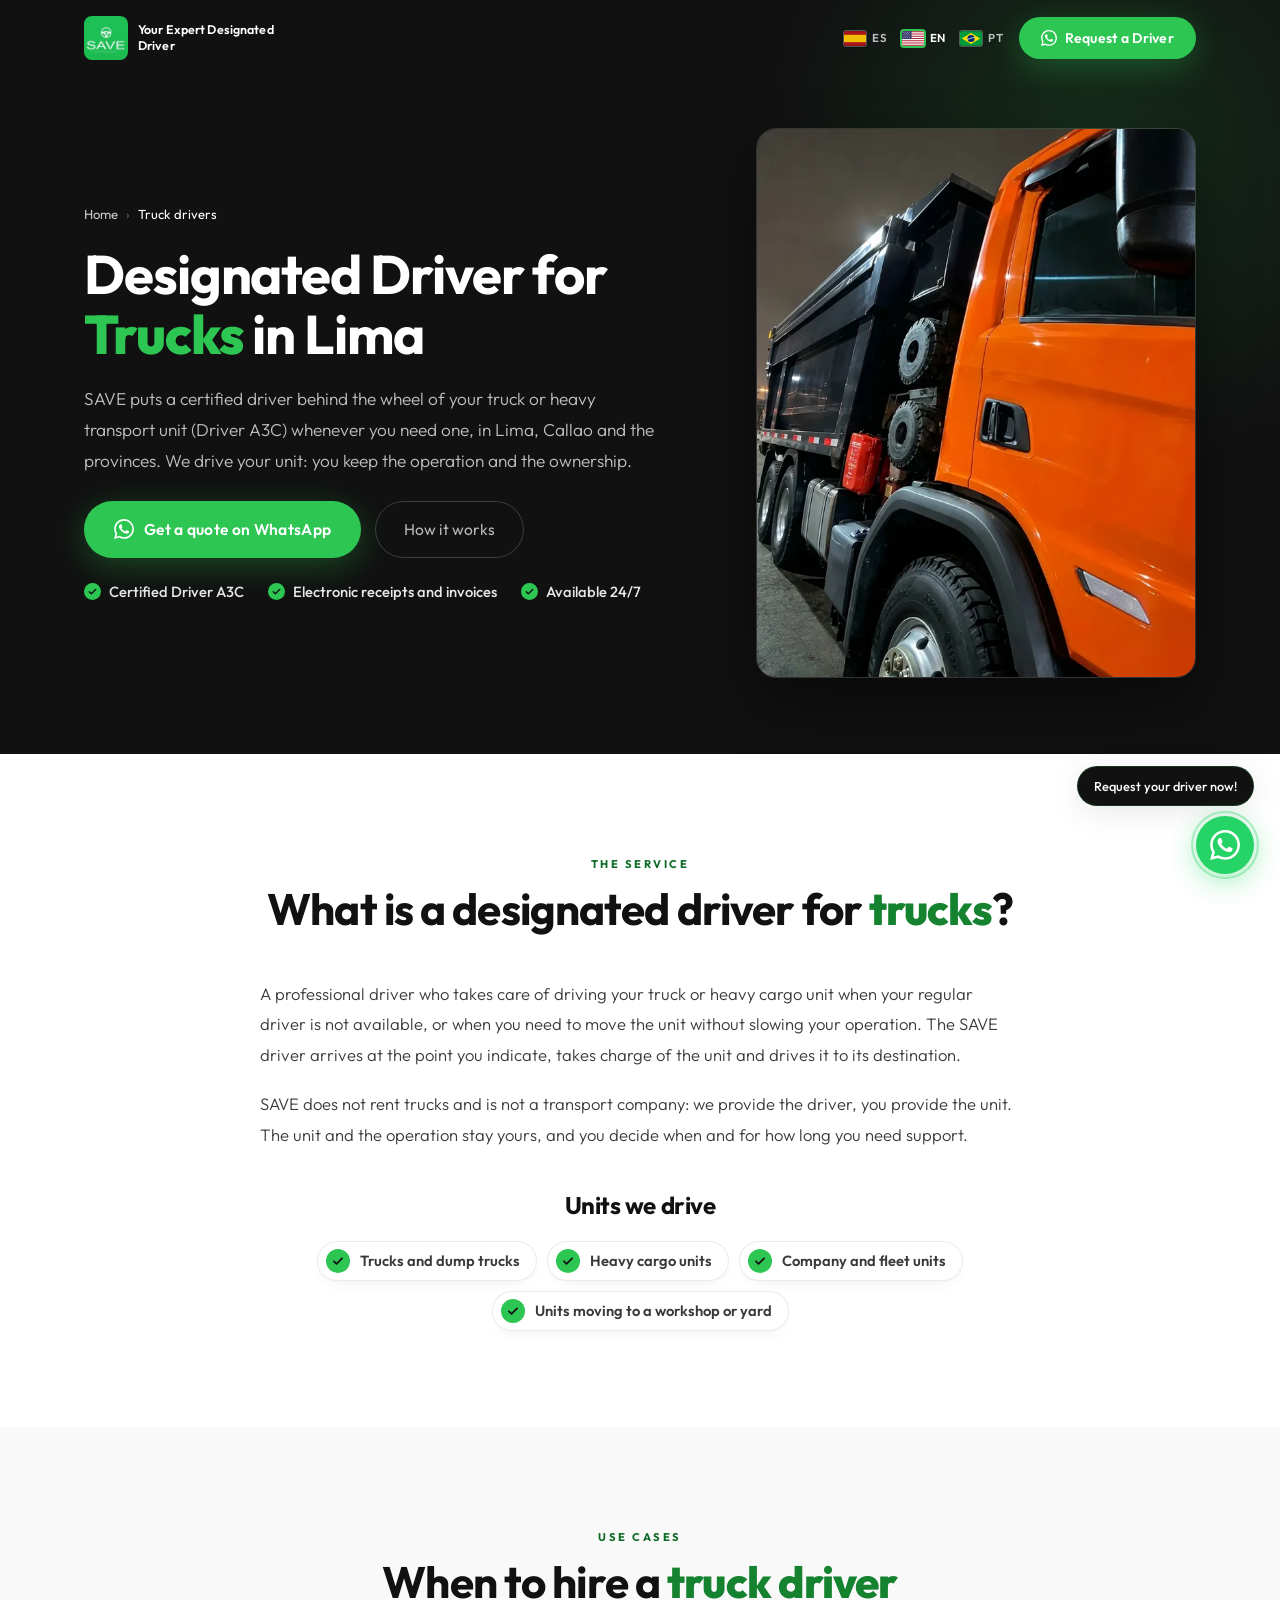
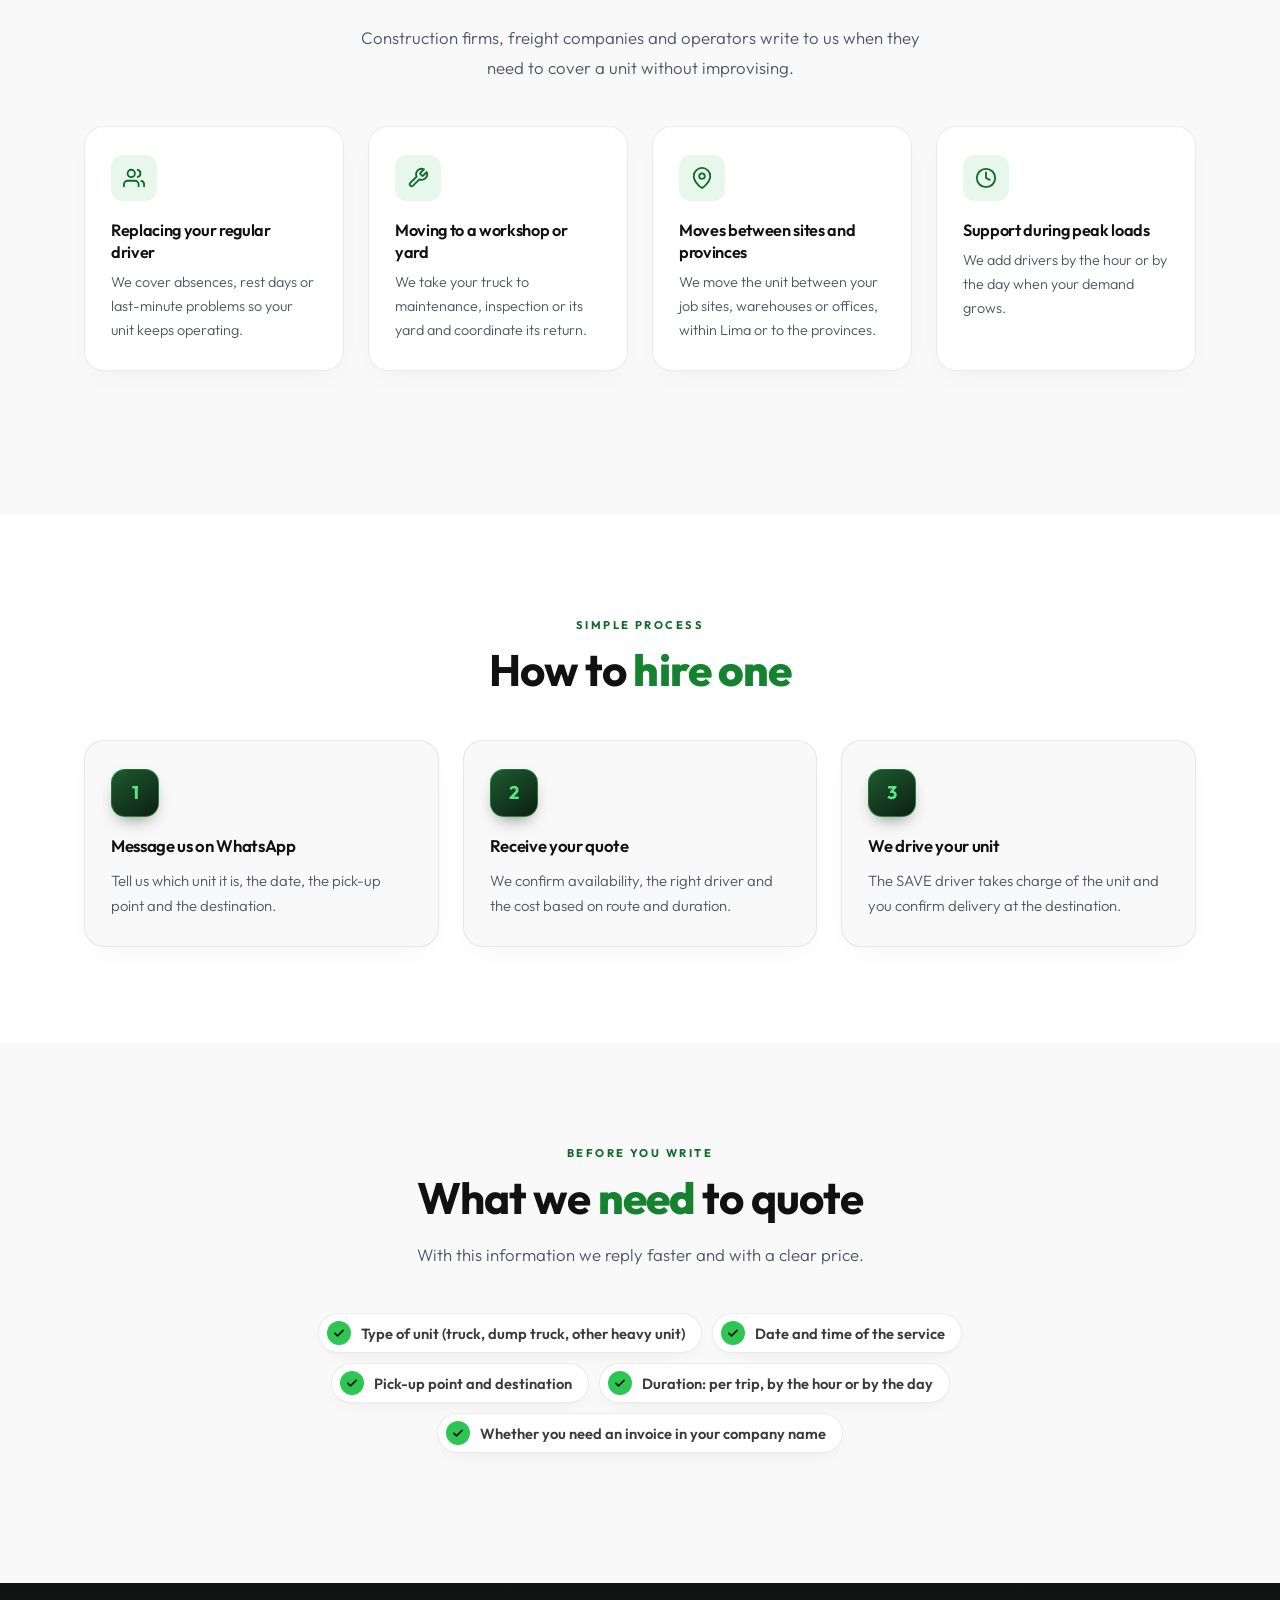
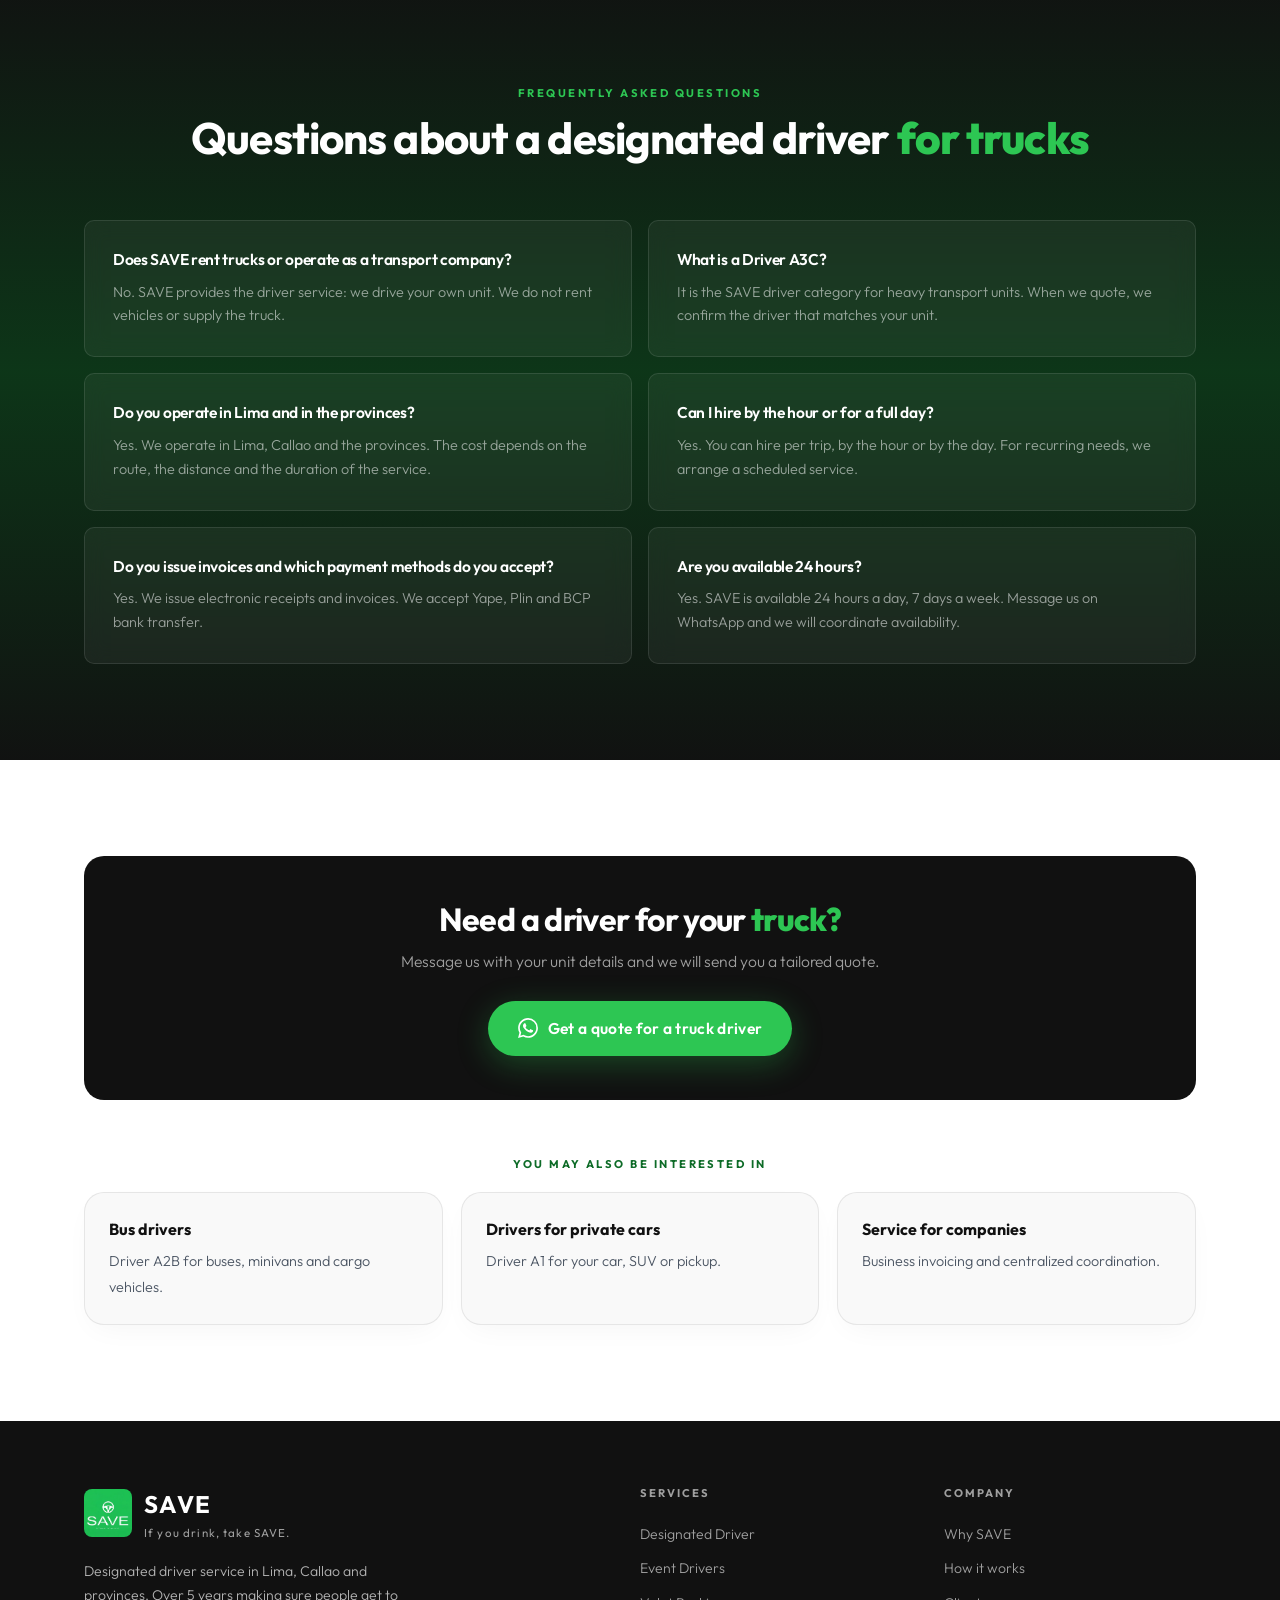
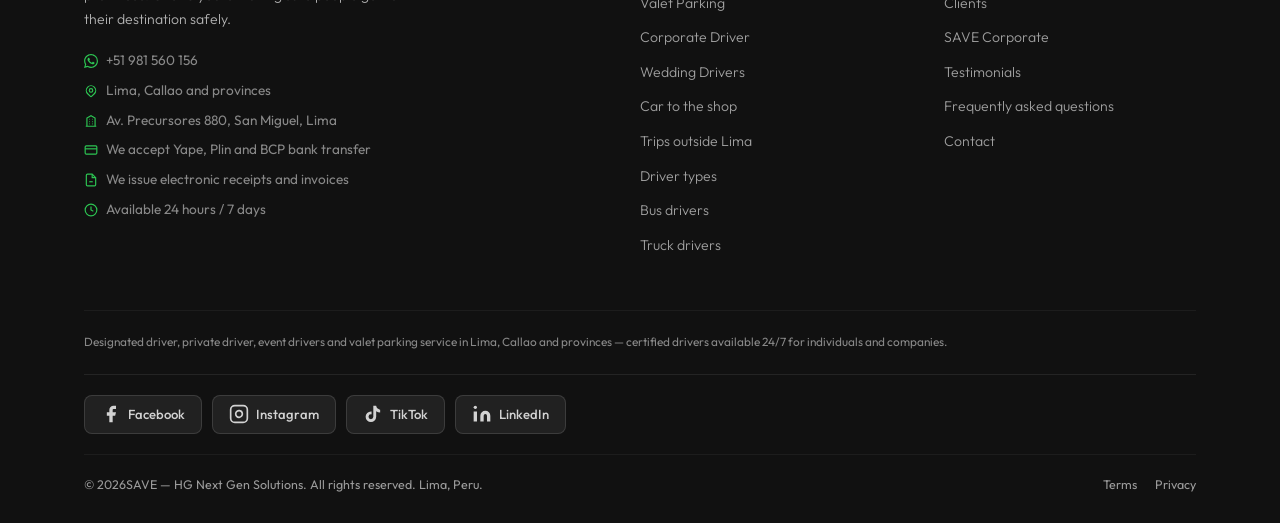
<file: designated-driver-trucks.html>
<!DOCTYPE html>
<html lang="en">
<head>
  <meta charset="UTF-8" />
  <meta name="viewport" content="width=device-width, initial-scale=1.0" />
  <title>Designated Driver for Trucks in Lima, Peru | SAVE</title>
  <meta name="description" content="Certified A3C driver for your truck or heavy transport unit. We drive your own unit in Lima, Callao and the provinces, 24/7. Get a quote on WhatsApp." />
  <meta name="robots" content="index, follow, max-image-preview:large" />
  <meta name="google-site-verification" content="8U-Eb5mYqt-9U6mN5gyjgRgYLU6bszNLMTOVDiZN3jU" />
  <link rel="icon" type="image/x-icon" href="/favicon.ico" />
  <link rel="icon" type="image/png" sizes="32x32" href="/favicon-32x32.png" />
  <link rel="icon" type="image/png" sizes="16x16" href="/favicon-16x16.png" />
  <link rel="apple-touch-icon" sizes="180x180" href="/apple-touch-icon.png" />
  <link rel="manifest" href="/site.webmanifest" />
  <link rel="canonical" href="https://tomasave.com/designated-driver-trucks.html" />
  <link rel="alternate" hreflang="es-PE" href="https://tomasave.com/chofer-de-reemplazo-camiones.html" />
  <link rel="alternate" hreflang="es" href="https://tomasave.com/chofer-de-reemplazo-camiones.html" />
  <link rel="alternate" hreflang="en" href="https://tomasave.com/designated-driver-trucks.html" />
  <link rel="alternate" hreflang="pt" href="https://tomasave.com/motorista-caminhao.html" />
  <link rel="alternate" hreflang="x-default" href="https://tomasave.com/chofer-de-reemplazo-camiones.html" />
  <meta name="geo.region" content="PE-LIM" />
  <meta name="geo.placename" content="San Miguel, Lima, Perú" />
  <link rel="preload" as="image" href="/chofer-a3c.webp" fetchpriority="high" />
  <link rel="preload" as="image" href="/logo-save-nav.webp" />
  <!-- Meta Pixel (Facebook / Instagram Ads) -->
  <!-- REEMPLAZAR "TU_PIXEL_ID_AQUI" con tu ID real — business.facebook.com → Events Manager → Crear píxel -->
  <script>
    !function(f,b,e,v,n,t,s){if(f.fbq)return;n=f.fbq=function(){n.callMethod?
    n.callMethod.apply(n,arguments):n.queue.push(arguments)};if(!f._fbq)f._fbq=n;
    n.push=n;n.loaded=!0;n.version='2.0';n.queue=[];t=b.createElement(e);t.async=!0;
    t.src=v;s=b.getElementsByTagName(e)[0];s.parentNode.insertBefore(t,s)}(window,
    document,'script','https://connect.facebook.net/en_US/fbevents.js');
    // Al obtener el Pixel ID real, reemplazar la línea de abajo por: var SAVE_PIXEL_ID = '1234567890';
    var SAVE_PIXEL_ID = '';
    if (SAVE_PIXEL_ID) { fbq('init', SAVE_PIXEL_ID); fbq('track', 'PageView'); }
  </script>
  <!-- Al tener el Pixel ID, descomentar y reemplazar TU_PIXEL_ID:
  <noscript>
    <img height="1" width="1" style="display:none"
    src="https://www.facebook.com/tr?id=TU_PIXEL_ID&ev=PageView&noscript=1" alt=""/>
  </noscript>
  -->
  <!-- Fin Meta Pixel -->

  <!-- Google Analytics 4 (GA4) -->
  <script async src="https://www.googletagmanager.com/gtag/js?id=G-GT6MZ23KWT" defer></script>
  <script defer>
    window.dataLayer = window.dataLayer || [];
    function gtag(){dataLayer.push(arguments);}
    gtag('js', new Date());
    gtag('config', 'G-GT6MZ23KWT', {'send_page_view': true});
  </script>
  <!-- End Google Analytics 4 -->
  <meta property="og:type" content="website" />
  <meta property="og:url" content="https://tomasave.com/designated-driver-trucks.html" />
  <meta property="og:title" content="Designated Driver for Trucks in Lima, Peru | SAVE" />
  <meta property="og:description" content="Certified A3C driver for your truck or heavy transport unit. We drive your own unit in Lima, Callao and the provinces, 24/7. Get a quote on WhatsApp." />
  <meta property="og:image" content="https://tomasave.com/og-image.jpg" />
  <meta property="og:locale" content="en_US" />
  <meta property="og:site_name" content="SAVE" />
  <meta name="twitter:card" content="summary_large_image" />
  <meta name="twitter:title" content="Designated Driver for Trucks in Lima, Peru | SAVE" />
  <meta name="twitter:description" content="Certified A3C driver for your truck or heavy transport unit. We drive your own unit in Lima, Callao and the provinces, 24/7. Get a quote on WhatsApp." />
  <meta name="twitter:image" content="https://tomasave.com/og-image.jpg" />
  <script type="application/ld+json">
  {
    "@context": "https://schema.org",
    "@type": "LocalBusiness",
    "@id": "https://tomasave.com/#business",
    "name": "SAVE — Chofer de Reemplazo Lima",
    "url": "https://tomasave.com",
    "telephone": "+51981560156",
    "image": [
      "https://tomasave.com/og-image.jpg",
      "https://tomasave.com/logo-save-hero.webp"
    ],
    "logo": "https://tomasave.com/logo-save-hero.webp",
    "address": {
      "@type": "PostalAddress",
      "streetAddress": "Av. Precursores 880",
      "addressLocality": "San Miguel",
      "addressRegion": "Lima",
      "postalCode": "15087",
      "addressCountry": "PE"
    },
    "geo": {
      "@type": "GeoCoordinates",
      "latitude": -12.0689567,
      "longitude": -77.0993315
    },
    "openingHoursSpecification": [
      {
        "@type": "OpeningHoursSpecification",
        "dayOfWeek": [
          "Monday",
          "Tuesday",
          "Wednesday",
          "Thursday",
          "Friday",
          "Saturday",
          "Sunday"
        ],
        "opens": "00:00",
        "closes": "23:59"
      }
    ]
  }
  </script>
  <script type="application/ld+json">
  {
    "@context": "https://schema.org",
    "@type": "Service",
    "@id": "https://tomasave.com/designated-driver-trucks.html#service",
    "name": "Designated driver for trucks",
    "serviceType": "Designated driver for trucks and heavy transport units",
    "description": "Certified driver service (Driver A3C) for trucks and heavy transport units in Lima, Callao and the provinces. SAVE drives the customer’s own unit; it does not rent vehicles.",
    "provider": {
      "@id": "https://tomasave.com/#business"
    },
    "url": "https://tomasave.com/designated-driver-trucks.html",
    "areaServed": [
      {
        "@type": "City",
        "name": "Lima"
      },
      {
        "@type": "City",
        "name": "Callao"
      },
      {
        "@type": "Country",
        "name": "Peru"
      }
    ],
    "availableChannel": {
      "@type": "ServiceChannel",
      "serviceUrl": "https://wa.me/51981560156"
    }
  }
  </script>
  <script type="application/ld+json">
  {
    "@context": "https://schema.org",
    "@type": "BreadcrumbList",
    "itemListElement": [
      {
        "@type": "ListItem",
        "position": 1,
        "name": "Home",
        "item": "https://tomasave.com/en.html"
      },
      {
        "@type": "ListItem",
        "position": 2,
        "name": "Truck drivers",
        "item": "https://tomasave.com/designated-driver-trucks.html"
      }
    ]
  }
  </script>
  <script type="application/ld+json">
  {
    "@context": "https://schema.org",
    "@type": "FAQPage",
    "mainEntity": [
      {
        "@type": "Question",
        "name": "Does SAVE rent trucks or operate as a transport company?",
        "acceptedAnswer": {
          "@type": "Answer",
          "text": "No. SAVE provides the driver service: we drive your own unit. We do not rent vehicles or supply the truck."
        }
      },
      {
        "@type": "Question",
        "name": "What is a Driver A3C?",
        "acceptedAnswer": {
          "@type": "Answer",
          "text": "It is the SAVE driver category for heavy transport units. When we quote, we confirm the driver that matches your unit."
        }
      },
      {
        "@type": "Question",
        "name": "Do you operate in Lima and in the provinces?",
        "acceptedAnswer": {
          "@type": "Answer",
          "text": "Yes. We operate in Lima, Callao and the provinces. The cost depends on the route, the distance and the duration of the service."
        }
      },
      {
        "@type": "Question",
        "name": "Can I hire by the hour or for a full day?",
        "acceptedAnswer": {
          "@type": "Answer",
          "text": "Yes. You can hire per trip, by the hour or by the day. For recurring needs, we arrange a scheduled service."
        }
      },
      {
        "@type": "Question",
        "name": "Do you issue invoices and which payment methods do you accept?",
        "acceptedAnswer": {
          "@type": "Answer",
          "text": "Yes. We issue electronic receipts and invoices. We accept Yape, Plin and BCP bank transfer."
        }
      },
      {
        "@type": "Question",
        "name": "Are you available 24 hours?",
        "acceptedAnswer": {
          "@type": "Answer",
          "text": "Yes. SAVE is available 24 hours a day, 7 days a week. Message us on WhatsApp and we will coordinate availability."
        }
      }
    ]
  }
  </script>

  <link rel="preconnect" href="https://fonts.googleapis.com" />
  <link rel="preconnect" href="https://fonts.gstatic.com" crossorigin />
  <link rel="preload" as="style" href="https://fonts.googleapis.com/css2?family=Outfit:wght@300..800&display=swap" />
  <link rel="stylesheet" href="https://fonts.googleapis.com/css2?family=Outfit:wght@300..800&display=swap" media="print" onload="this.media='all'" />
  <noscript><link rel="stylesheet" href="https://fonts.googleapis.com/css2?family=Outfit:wght@300..800&display=swap" /></noscript>
  <link rel="stylesheet" href="/site.css" />
  <style>
    /* ─── Páginas de servicio (buses / camiones) ─── */
    .sp-hero { background: var(--black); position: relative; overflow: hidden; padding: 128px 0 76px; }
    .sp-hero::before { content:''; position:absolute; top:-25%; right:-12%; width:680px; height:680px; border-radius:50%;
      background: radial-gradient(circle, rgba(45,198,83,.16) 0%, transparent 68%); pointer-events:none; }
    .sp-hero .container { position: relative; }
    .sp-hero-grid { display: grid; grid-template-columns: minmax(0,1.15fr) minmax(0,.85fr); gap: 56px; align-items: center; }
    .sp-crumbs ol { list-style:none; display:flex; flex-wrap:wrap; gap:6px 8px; padding:0; margin:0 0 20px; font-size:.82rem; color:rgba(255,255,255,.62); }
    .sp-crumbs li + li::before { content:'›'; margin-right:8px; color:rgba(255,255,255,.35); }
    .sp-crumbs a { color:rgba(255,255,255,.78); }
    .sp-crumbs a:hover, .sp-crumbs a:focus-visible { color:var(--green); }
    .sp-crumbs [aria-current] { color:#fff; }
    .sp-h1 { font-family:var(--font-display); font-size:clamp(2.1rem,5vw,3.7rem); font-weight:700; line-height:1.08; color:#fff; margin-bottom:20px; }
    .sp-h1 em { font-style:italic; color:var(--green); }
    .sp-lead { color:rgba(255,255,255,.74); font-size:1.08rem; line-height:1.78; max-width:580px; margin-bottom:24px; font-weight:300; }
    .sp-chips { list-style:none; display:flex; flex-wrap:wrap; gap:10px; padding:0; margin:0 0 30px; }
    .sp-chips li { font-size:.82rem; font-weight:600; letter-spacing:.04em; color:#fff; border:1px solid rgba(255,255,255,.2); border-radius:999px; padding:7px 14px; background:rgba(255,255,255,.05); }
    .sp-chips li:first-child { background:var(--green); border-color:var(--green); color:var(--black); }
    .sp-actions { display:flex; flex-wrap:wrap; gap:14px; }
    .sp-photo { position:relative; aspect-ratio:4/5; border-radius:var(--radius-lg); overflow:hidden; border:1px solid rgba(255,255,255,.14); max-width:440px; margin-left:auto; width:100%; box-shadow:0 24px 60px rgba(0,0,0,.45); }
    .sp-photo img { width:100%; height:100%; object-fit:cover; }
    .sp-section { padding: var(--section-py) 0; background: var(--white); }
    .sp-section.alt { background: var(--off-white); }
    .sp-head { text-align:center; margin-bottom:44px; }
    .sp-head .section-desc { margin:0 auto; }
    .sp-prose { max-width:760px; margin:0 auto; }
    .sp-prose p { font-size:1.04rem; line-height:1.85; color:var(--gray-dark); font-weight:300; margin-bottom:18px; }
    .sp-units { max-width:760px; margin:36px auto 0; }
    .sp-units h3 { font-family:var(--font-display); font-size:1.5rem; color:var(--black); margin-bottom:16px; text-align:center; }
    .sp-units .drivers-checks { margin:0 auto; }
    .sp-steps { list-style:none; display:grid; grid-template-columns:repeat(3,minmax(0,1fr)); gap:24px; padding:0; counter-reset:step; }
    .sp-steps li { background:var(--off-white); border:1px solid var(--gray-mid); border-radius:var(--radius-lg); padding:32px 26px; counter-increment:step; }
    .sp-steps li::before { content:counter(step); display:flex; align-items:center; justify-content:center; width:44px; height:44px; border-radius:50%; background:var(--green); color:var(--black); font-weight:700; margin-bottom:16px; }
    .sp-steps h3 { font-size:1.05rem; font-weight:600; color:var(--black); margin-bottom:8px; }
    .sp-steps p { font-size:.93rem; color:var(--gray-text); line-height:1.7; font-weight:300; }
    .sp-need { max-width:820px; margin:0 auto; }
    .sp-related { list-style:none; display:grid; grid-template-columns:repeat(3,minmax(0,1fr)); gap:18px; margin-top:44px; padding:0; }
    .sp-related a { display:block; height:100%; background:var(--off-white); border:1px solid var(--gray-mid); border-radius:var(--radius-lg); padding:22px 22px 24px; transition:var(--transition); }
    .sp-related a:hover, .sp-related a:focus-visible { border-color:rgba(45,198,83,.5); box-shadow:var(--shadow-card); transform:translateY(-3px); }
    .sp-related strong { display:block; font-size:1rem; color:var(--black); margin-bottom:6px; }
    .sp-related span { font-size:.9rem; color:var(--gray-text); font-weight:300; line-height:1.6; }
    .sp-related-label { text-align:center; margin-top:56px; }
    @media (max-width:1024px) { .sp-hero-grid { gap:36px; } .sp-steps { gap:16px; } }
    @media (max-width:820px) {
      .sp-hero { padding:112px 0 56px; }
      .sp-hero-grid { grid-template-columns:1fr; }
      .sp-photo { margin:8px auto 0; max-width:360px; aspect-ratio:4/4.4; }
      .sp-steps, .sp-related { grid-template-columns:1fr; }
    }
    @media (max-width:480px) { .sp-actions .btn-wa, .sp-actions .btn-outline { width:100%; justify-content:center; } .sp-head { margin-bottom:32px; } }
    @media (prefers-reduced-motion:reduce) { .sp-related a { transition:none; } .sp-related a:hover { transform:none; } }
    /* Refinamiento páginas de servicio */
    .sp-h1 em { font-style: normal; font-weight: 800; }
    @media (max-width: 640px) { .sp-steps p, .sp-prose p, .sp-related span { font-size: 1rem; line-height: 1.65; } }
    .sp-h1 { font-size: clamp(2.1rem, 4.6vw, 3.4rem); line-height: 1.1; }
    .sp-section .corporate-card { background: var(--white); border: 1px solid rgba(0,0,0,.08); border-radius: 20px; padding: 28px 26px; box-shadow: 0 10px 30px -10px rgba(0,0,0,.05); }
    .sp-section .corporate-card:hover { box-shadow: 0 18px 40px -14px rgba(0,0,0,.14); border-color: rgba(45,198,83,.45); }
    .sp-steps li { border: 1px solid rgba(0,0,0,.08); box-shadow: 0 10px 30px -10px rgba(0,0,0,.05); padding: 28px 26px; }
    .sp-steps li::before { width: 48px; height: 48px; border-radius: 14px; font-size: 1.15rem; color: #5BE584;
      background: linear-gradient(145deg, #1d5a30 0%, #0D1F12 100%); border: 1px solid rgba(45,198,83,.45); box-shadow: 0 8px 18px -8px rgba(13,31,18,.6); }
    .sp-related a { border: 1px solid rgba(0,0,0,.08); box-shadow: 0 10px 30px -10px rgba(0,0,0,.05); padding: 24px; }


  </style>
</head>
<body>

  <!-- WHATSAPP FLOAT -->
  <div class="wa-float">
    <div class="wa-tooltip">Request your driver now!</div>
    <a href="https://wa.me/51981560156?text=Hello!%20I%20would%20like%20a%20quote%20for%20a%20SAVE%20designated%20driver%20%28Driver%20A3C%29%20for%20a%20heavy%20transport%20unit."
       target="_blank" rel="noopener noreferrer"
       class="wa-btn-float"
       data-event="whatsapp_click" data-origen="flotante"
       aria-label="Get a quote on WhatsApp">
      <svg viewBox="0 0 24 24" fill="currentColor"><path d="M17.472 14.382c-.297-.149-1.758-.867-2.03-.967-.273-.099-.471-.148-.67.15-.197.297-.767.966-.94 1.164-.173.199-.347.223-.644.075-.297-.15-1.255-.463-2.39-1.475-.883-.788-1.48-1.761-1.653-2.059-.173-.297-.018-.458.13-.606.134-.133.298-.347.446-.52.149-.174.198-.298.298-.497.099-.198.05-.371-.025-.52-.075-.149-.669-1.612-.916-2.207-.242-.579-.487-.5-.669-.51-.173-.008-.371-.01-.57-.01-.198 0-.52.074-.792.372-.272.297-1.04 1.016-1.04 2.479 0 1.462 1.065 2.875 1.213 3.074.149.198 2.096 3.2 5.077 4.487.709.306 1.262.489 1.694.625.712.227 1.36.195 1.871.118.571-.085 1.758-.719 2.006-1.413.248-.694.248-1.289.173-1.413-.074-.124-.272-.198-.57-.347m-5.421 7.403h-.004a9.87 9.87 0 01-5.031-1.378l-.361-.214-3.741.982.998-3.648-.235-.374a9.86 9.86 0 01-1.51-5.26c.001-5.45 4.436-9.884 9.888-9.884 2.64 0 5.122 1.03 6.988 2.898a9.825 9.825 0 012.893 6.994c-.003 5.45-4.437 9.884-9.885 9.884m8.413-18.297A11.815 11.815 0 0012.05 0C5.495 0 .16 5.335.157 11.892c0 2.096.547 4.142 1.588 5.945L.057 24l6.305-1.654a11.882 11.882 0 005.683 1.448h.005c6.554 0 11.89-5.335 11.893-11.893a11.821 11.821 0 00-3.48-8.413z"/></svg>
      <span class="wa-btn-label">Get a quote on WhatsApp</span>
    </a>
  </div>

  <!-- NAVBAR -->
  <header role="banner">
    <nav class="navbar" id="navbar" aria-label="Main navigation">
      <div class="container navbar-inner">
        <a href="/en.html" class="nav-logo" aria-label="SAVE — Home (Español)">
          <img src="/logo-save-nav.webp" alt="SAVE Designated Driver Lima" width="44" height="44" loading="eager" fetchpriority="high" decoding="async">
          <span class="nav-logo-text" style="font-family:'Outfit',sans-serif;font-size:0.78rem;font-weight:600;letter-spacing:0.01em;line-height:1.25;max-width:160px;">Your Expert Designated Driver</span>
        </a>
        <div class="lang-switch" role="group" aria-label="Language">
          <a href="/chofer-de-reemplazo-camiones.html" class="lang-item" hreflang="es" lang="es" title="Versión en español"><svg class="flag" viewBox="0 0 24 16" width="24" height="16" aria-hidden="true" focusable="false"><rect width="24" height="16" fill="#AA151B"/><rect y="4" width="24" height="8" fill="#F1BF00"/></svg><span class="lang-code">ES</span></a>
          <span class="lang-item is-current" lang="en" aria-current="true" title="English"><svg class="flag" viewBox="0 0 24 16" width="24" height="16" aria-hidden="true" focusable="false"><rect width="24" height="16" fill="#fff"/><path fill="#B22234" d="M0 0h24v1.23H0zM0 2.46h24v1.23H0zM0 4.92h24v1.23H0zM0 7.38h24v1.23H0zM0 9.85h24v1.23H0zM0 12.31h24v1.23H0zM0 14.77h24V16H0z"/><rect width="10.4" height="8.62" fill="#3C3B6E"/><g fill="#fff"><circle cx="1.9" cy="1.30" r=".42"/><circle cx="3.9" cy="1.30" r=".42"/><circle cx="5.9" cy="1.30" r=".42"/><circle cx="7.9" cy="1.30" r=".42"/><circle cx="2.9" cy="2.65" r=".42"/><circle cx="4.9" cy="2.65" r=".42"/><circle cx="6.9" cy="2.65" r=".42"/><circle cx="1.9" cy="4.00" r=".42"/><circle cx="3.9" cy="4.00" r=".42"/><circle cx="5.9" cy="4.00" r=".42"/><circle cx="7.9" cy="4.00" r=".42"/><circle cx="2.9" cy="5.35" r=".42"/><circle cx="4.9" cy="5.35" r=".42"/><circle cx="6.9" cy="5.35" r=".42"/><circle cx="1.9" cy="6.70" r=".42"/><circle cx="3.9" cy="6.70" r=".42"/><circle cx="5.9" cy="6.70" r=".42"/><circle cx="7.9" cy="6.70" r=".42"/></g></svg><span class="lang-code">EN</span></span>
          <a href="/motorista-caminhao.html" class="lang-item" hreflang="pt" lang="pt" title="Versão em português"><svg class="flag" viewBox="0 0 24 16" width="24" height="16" aria-hidden="true" focusable="false"><rect width="24" height="16" fill="#009C3B"/><path fill="#FFDF00" d="M12 1.9 22 8 12 14.1 2 8z"/><circle cx="12" cy="8" r="3.9" fill="#002776"/><path d="M8.3 8.9Q12 7.5 15.8 6.9" stroke="#fff" stroke-width=".75" fill="none" stroke-linecap="round"/></svg><span class="lang-code">PT</span></a>
        </div>
        <a href="https://wa.me/51981560156?text=Hello!%20I%20would%20like%20a%20quote%20for%20a%20SAVE%20designated%20driver%20%28Driver%20A3C%29%20for%20a%20heavy%20transport%20unit."
           target="_blank" rel="noopener noreferrer"
           class="nav-cta"
           data-event="whatsapp_click" data-origen="navbar">
          <svg viewBox="0 0 24 24" fill="currentColor"><path d="M17.472 14.382c-.297-.149-1.758-.867-2.03-.967-.273-.099-.471-.148-.67.15-.197.297-.767.966-.94 1.164-.173.199-.347.223-.644.075-.297-.15-1.255-.463-2.39-1.475-.883-.788-1.48-1.761-1.653-2.059-.173-.297-.018-.458.13-.606.134-.133.298-.347.446-.52.149-.174.198-.298.298-.497.099-.198.05-.371-.025-.52-.075-.149-.669-1.612-.916-2.207-.242-.579-.487-.5-.669-.51-.173-.008-.371-.01-.57-.01-.198 0-.52.074-.792.372-.272.297-1.04 1.016-1.04 2.479 0 1.462 1.065 2.875 1.213 3.074.149.198 2.096 3.2 5.077 4.487.709.306 1.262.489 1.694.625.712.227 1.36.195 1.871.118.571-.085 1.758-.719 2.006-1.413.248-.694.248-1.289.173-1.413-.074-.124-.272-.198-.57-.347m-5.421 7.403h-.004a9.87 9.87 0 01-5.031-1.378l-.361-.214-3.741.982.998-3.648-.235-.374a9.86 9.86 0 01-1.51-5.26c.001-5.45 4.436-9.884 9.888-9.884 2.64 0 5.122 1.03 6.988 2.898a9.825 9.825 0 012.893 6.994c-.003 5.45-4.437 9.884-9.885 9.884m8.413-18.297A11.815 11.815 0 0012.05 0C5.495 0 .16 5.335.157 11.892c0 2.096.547 4.142 1.588 5.945L.057 24l6.305-1.654a11.882 11.882 0 005.683 1.448h.005c6.554 0 11.89-5.335 11.893-11.893a11.821 11.821 0 00-3.48-8.413z"/></svg>
          <span>Request a Driver</span>
        </a>
      </div>
    </nav>
  </header>

  <main>
    <section class="sp-hero" aria-labelledby="sp-h1">
      <div class="container">
        <div class="sp-hero-grid">
          <div>
            <nav class="sp-crumbs" aria-label="Breadcrumb">
              <ol>
                <li><a href="/en.html">Home</a></li>
                <li><span aria-current="page">Truck drivers</span></li>
              </ol>
            </nav>
            <h1 class="sp-h1" id="sp-h1">Designated Driver for <em>Trucks</em> in Lima</h1>
            <p class="sp-lead">SAVE puts a certified driver behind the wheel of your truck or heavy transport unit (Driver A3C) whenever you need one, in Lima, Callao and the provinces. We drive your unit: you keep the operation and the ownership.</p>
            <div class="sp-actions">
              <a href="https://wa.me/51981560156?text=Hello!%20I%20would%20like%20a%20quote%20for%20a%20SAVE%20designated%20driver%20%28Driver%20A3C%29%20for%20a%20heavy%20transport%20unit." target="_blank" rel="noopener noreferrer" class="btn-wa" data-event="whatsapp_click" data-origen="truck_hero"><svg width="20" height="20" aria-hidden="true" viewBox="0 0 24 24" fill="currentColor"><path d="M17.472 14.382c-.297-.149-1.758-.867-2.03-.967-.273-.099-.471-.148-.67.15-.197.297-.767.966-.94 1.164-.173.199-.347.223-.644.075-.297-.15-1.255-.463-2.39-1.475-.883-.788-1.48-1.761-1.653-2.059-.173-.297-.018-.458.13-.606.134-.133.298-.347.446-.52.149-.174.198-.298.298-.497.099-.198.05-.371-.025-.52-.075-.149-.669-1.612-.916-2.207-.242-.579-.487-.5-.669-.51-.173-.008-.371-.01-.57-.01-.198 0-.52.074-.792.372-.272.297-1.04 1.016-1.04 2.479 0 1.462 1.065 2.875 1.213 3.074.149.198 2.096 3.2 5.077 4.487.709.306 1.262.489 1.694.625.712.227 1.36.195 1.871.118.571-.085 1.758-.719 2.006-1.413.248-.694.248-1.289.173-1.413-.074-.124-.272-.198-.57-.347m-5.421 7.403h-.004a9.87 9.87 0 01-5.031-1.378l-.361-.214-3.741.982.998-3.648-.235-.374a9.86 9.86 0 01-1.51-5.26c.001-5.45 4.436-9.884 9.888-9.884 2.64 0 5.122 1.03 6.988 2.898a9.825 9.825 0 012.893 6.994c-.003 5.45-4.437 9.884-9.885 9.884m8.413-18.297A11.815 11.815 0 0012.05 0C5.495 0 .16 5.335.157 11.892c0 2.096.547 4.142 1.588 5.945L.057 24l6.305-1.654a11.882 11.882 0 005.683 1.448h.005c6.554 0 11.89-5.335 11.893-11.893a11.821 11.821 0 00-3.48-8.413z"/></svg>Get a quote on WhatsApp</a>
              <a href="#como" class="btn-outline">How it works</a>
            </div>
            <ul class="hero-trust"><li><svg viewBox="0 0 24 24" fill="none" stroke="currentColor" stroke-width="3" stroke-linecap="round" stroke-linejoin="round" aria-hidden="true" focusable="false"><path d="M5 12.5l4.5 4.5L19 7.5"/></svg><span>Certified Driver A3C</span></li><li><svg viewBox="0 0 24 24" fill="none" stroke="currentColor" stroke-width="3" stroke-linecap="round" stroke-linejoin="round" aria-hidden="true" focusable="false"><path d="M5 12.5l4.5 4.5L19 7.5"/></svg><span>Electronic receipts and invoices</span></li><li><svg viewBox="0 0 24 24" fill="none" stroke="currentColor" stroke-width="3" stroke-linecap="round" stroke-linejoin="round" aria-hidden="true" focusable="false"><path d="M5 12.5l4.5 4.5L19 7.5"/></svg><span>Available 24/7</span></li></ul>
          </div>
          <div class="sp-photo">
            <img src="/chofer-a3c.webp" alt="Dump truck ready to be driven by a SAVE Driver A3C, designated driver for trucks in Lima" width="640" height="800" loading="eager" fetchpriority="high" decoding="async">
          </div>
        </div>
      </div>
    </section>

    <section class="sp-section" id="servicio" aria-labelledby="what-h2">
      <div class="container">
        <div class="sp-head reveal">
          <span class="section-label">The service</span>
          <h2 class="section-title" id="what-h2">What is a designated driver for <em>trucks</em>?</h2>
        </div>
        <div class="sp-prose reveal">
          <p>A professional driver who takes care of driving your truck or heavy cargo unit when your regular driver is not available, or when you need to move the unit without slowing your operation. The SAVE driver arrives at the point you indicate, takes charge of the unit and drives it to its destination.</p>
          <p>SAVE does not rent trucks and is not a transport company: we provide the driver, you provide the unit. The unit and the operation stay yours, and you decide when and for how long you need support.</p>
        </div>
        <div class="sp-units reveal">
          <h3>Units we drive</h3>
          <ul class="drivers-checks">
          <li><span class="drivers-check-ico"><svg viewBox="0 0 24 24" fill="none" stroke="currentColor" stroke-width="3" stroke-linecap="round" stroke-linejoin="round" aria-hidden="true" focusable="false"><path d="M5 12.5l4.5 4.5L19 7.5"/></svg></span><span>Trucks and dump trucks</span></li>
          <li><span class="drivers-check-ico"><svg viewBox="0 0 24 24" fill="none" stroke="currentColor" stroke-width="3" stroke-linecap="round" stroke-linejoin="round" aria-hidden="true" focusable="false"><path d="M5 12.5l4.5 4.5L19 7.5"/></svg></span><span>Heavy cargo units</span></li>
          <li><span class="drivers-check-ico"><svg viewBox="0 0 24 24" fill="none" stroke="currentColor" stroke-width="3" stroke-linecap="round" stroke-linejoin="round" aria-hidden="true" focusable="false"><path d="M5 12.5l4.5 4.5L19 7.5"/></svg></span><span>Company and fleet units</span></li>
          <li><span class="drivers-check-ico"><svg viewBox="0 0 24 24" fill="none" stroke="currentColor" stroke-width="3" stroke-linecap="round" stroke-linejoin="round" aria-hidden="true" focusable="false"><path d="M5 12.5l4.5 4.5L19 7.5"/></svg></span><span>Units moving to a workshop or yard</span></li>
          </ul>
        </div>
      </div>
    </section>

    <section class="sp-section alt" id="casos" aria-labelledby="cases-h2">
      <div class="container">
        <div class="sp-head reveal">
          <span class="section-label">Use cases</span>
          <h2 class="section-title" id="cases-h2">When to hire a <em>truck driver</em></h2>
          <p class="section-desc">Construction firms, freight companies and operators write to us when they need to cover a unit without improvising.</p>
        </div>
        <div class="corporate-grid">
          <article class="corporate-card reveal reveal-delay-1">
            <div class="corporate-icon" aria-hidden="true"><svg viewBox="0 0 24 24" fill="none" stroke="currentColor" stroke-width="2" stroke-linecap="round" stroke-linejoin="round"><path d="M17 21v-2a4 4 0 0 0-4-4H5a4 4 0 0 0-4 4v2"/><circle cx="9" cy="7" r="4"/><path d="M23 21v-2a4 4 0 0 0-3-3.87"/><path d="M16 3.13a4 4 0 0 1 0 7.75"/></svg></div>
            <h3>Replacing your regular driver</h3>
            <p>We cover absences, rest days or last-minute problems so your unit keeps operating.</p>
          </article>
          <article class="corporate-card reveal reveal-delay-2">
            <div class="corporate-icon" aria-hidden="true"><svg viewBox="0 0 24 24" fill="none" stroke="currentColor" stroke-width="2" stroke-linecap="round" stroke-linejoin="round"><path d="M14.7 6.3a1 1 0 0 0 0 1.4l1.6 1.6a1 1 0 0 0 1.4 0l3.77-3.77a6 6 0 0 1-7.94 7.94l-6.91 6.91a2.12 2.12 0 0 1-3-3l6.91-6.91a6 6 0 0 1 7.94-7.94l-3.76 3.76z"/></svg></div>
            <h3>Moving to a workshop or yard</h3>
            <p>We take your truck to maintenance, inspection or its yard and coordinate its return.</p>
          </article>
          <article class="corporate-card reveal reveal-delay-3">
            <div class="corporate-icon" aria-hidden="true"><svg viewBox="0 0 24 24" fill="none" stroke="currentColor" stroke-width="2" stroke-linecap="round" stroke-linejoin="round"><path d="M21 10c0 7-9 13-9 13s-9-6-9-13a9 9 0 0 1 18 0z"/><circle cx="12" cy="10" r="3"/></svg></div>
            <h3>Moves between sites and provinces</h3>
            <p>We move the unit between your job sites, warehouses or offices, within Lima or to the provinces.</p>
          </article>
          <article class="corporate-card reveal reveal-delay-4">
            <div class="corporate-icon" aria-hidden="true"><svg viewBox="0 0 24 24" fill="none" stroke="currentColor" stroke-width="2" stroke-linecap="round" stroke-linejoin="round"><circle cx="12" cy="12" r="10"/><polyline points="12 6 12 12 16 14"/></svg></div>
            <h3>Support during peak loads</h3>
            <p>We add drivers by the hour or by the day when your demand grows.</p>
          </article>
        </div>
      </div>
    </section>

    <section class="sp-section" id="como" aria-labelledby="steps-h2">
      <div class="container">
        <div class="sp-head reveal">
          <span class="section-label">Simple process</span>
          <h2 class="section-title" id="steps-h2">How to <em>hire one</em></h2>
        </div>
        <ol class="sp-steps">
          <li class="reveal reveal-delay-1"><h3>Message us on WhatsApp</h3><p>Tell us which unit it is, the date, the pick-up point and the destination.</p></li>
          <li class="reveal reveal-delay-2"><h3>Receive your quote</h3><p>We confirm availability, the right driver and the cost based on route and duration.</p></li>
          <li class="reveal reveal-delay-3"><h3>We drive your unit</h3><p>The SAVE driver takes charge of the unit and you confirm delivery at the destination.</p></li>
        </ol>
      </div>
    </section>

    <section class="sp-section alt" id="datos" aria-labelledby="need-h2">
      <div class="container">
        <div class="sp-head reveal">
          <span class="section-label">Before you write</span>
          <h2 class="section-title" id="need-h2">What we <em>need</em> to quote</h2>
          <p class="section-desc">With this information we reply faster and with a clear price.</p>
        </div>
        <div class="sp-need reveal">
          <ul class="drivers-checks">
          <li><span class="drivers-check-ico"><svg viewBox="0 0 24 24" fill="none" stroke="currentColor" stroke-width="3" stroke-linecap="round" stroke-linejoin="round" aria-hidden="true" focusable="false"><path d="M5 12.5l4.5 4.5L19 7.5"/></svg></span><span>Type of unit (truck, dump truck, other heavy unit)</span></li>
          <li><span class="drivers-check-ico"><svg viewBox="0 0 24 24" fill="none" stroke="currentColor" stroke-width="3" stroke-linecap="round" stroke-linejoin="round" aria-hidden="true" focusable="false"><path d="M5 12.5l4.5 4.5L19 7.5"/></svg></span><span>Date and time of the service</span></li>
          <li><span class="drivers-check-ico"><svg viewBox="0 0 24 24" fill="none" stroke="currentColor" stroke-width="3" stroke-linecap="round" stroke-linejoin="round" aria-hidden="true" focusable="false"><path d="M5 12.5l4.5 4.5L19 7.5"/></svg></span><span>Pick-up point and destination</span></li>
          <li><span class="drivers-check-ico"><svg viewBox="0 0 24 24" fill="none" stroke="currentColor" stroke-width="3" stroke-linecap="round" stroke-linejoin="round" aria-hidden="true" focusable="false"><path d="M5 12.5l4.5 4.5L19 7.5"/></svg></span><span>Duration: per trip, by the hour or by the day</span></li>
          <li><span class="drivers-check-ico"><svg viewBox="0 0 24 24" fill="none" stroke="currentColor" stroke-width="3" stroke-linecap="round" stroke-linejoin="round" aria-hidden="true" focusable="false"><path d="M5 12.5l4.5 4.5L19 7.5"/></svg></span><span>Whether you need an invoice in your company name</span></li>
          </ul>
        </div>
      </div>
    </section>

    <section class="faq" id="preguntas" aria-labelledby="faq-heading" style="background-color:#0D1F12;">
      <div class="container">
        <div class="faq-header reveal">
          <span class="section-label">Frequently asked questions</span>
          <h2 class="section-title" id="faq-heading">Questions about a designated driver <em>for trucks</em></h2>
        </div>
        <div class="faq-grid">
          <article class="faq-item reveal reveal-delay-1">
            <h3>Does SAVE rent trucks or operate as a transport company?</h3>
            <p>No. SAVE provides the driver service: we drive your own unit. We do not rent vehicles or supply the truck.</p>
          </article>
          <article class="faq-item reveal reveal-delay-2">
            <h3>What is a Driver A3C?</h3>
            <p>It is the SAVE driver category for heavy transport units. When we quote, we confirm the driver that matches your unit.</p>
          </article>
          <article class="faq-item reveal reveal-delay-3">
            <h3>Do you operate in Lima and in the provinces?</h3>
            <p>Yes. We operate in Lima, Callao and the provinces. The cost depends on the route, the distance and the duration of the service.</p>
          </article>
          <article class="faq-item reveal reveal-delay-1">
            <h3>Can I hire by the hour or for a full day?</h3>
            <p>Yes. You can hire per trip, by the hour or by the day. For recurring needs, we arrange a scheduled service.</p>
          </article>
          <article class="faq-item reveal reveal-delay-2">
            <h3>Do you issue invoices and which payment methods do you accept?</h3>
            <p>Yes. We issue electronic receipts and invoices. We accept Yape, Plin and BCP bank transfer.</p>
          </article>
          <article class="faq-item reveal reveal-delay-3">
            <h3>Are you available 24 hours?</h3>
            <p>Yes. SAVE is available 24 hours a day, 7 days a week. Message us on WhatsApp and we will coordinate availability.</p>
          </article>
        </div>
      </div>
    </section>

    <section class="sp-section" id="contacto" aria-labelledby="cta-h3">
      <div class="container">
        <div class="corporate-cta reveal">
          <h3 id="cta-h3">Need a driver for your <em>truck?</em></h3>
          <p>Message us with your unit details and we will send you a tailored quote.</p>
          <a href="https://wa.me/51981560156?text=Hello!%20I%20would%20like%20a%20quote%20for%20a%20SAVE%20designated%20driver%20%28Driver%20A3C%29%20for%20a%20heavy%20transport%20unit." target="_blank" rel="noopener noreferrer" class="btn-wa" data-event="whatsapp_click" data-origen="truck_cotizar"><svg width="20" height="20" aria-hidden="true" viewBox="0 0 24 24" fill="currentColor"><path d="M17.472 14.382c-.297-.149-1.758-.867-2.03-.967-.273-.099-.471-.148-.67.15-.197.297-.767.966-.94 1.164-.173.199-.347.223-.644.075-.297-.15-1.255-.463-2.39-1.475-.883-.788-1.48-1.761-1.653-2.059-.173-.297-.018-.458.13-.606.134-.133.298-.347.446-.52.149-.174.198-.298.298-.497.099-.198.05-.371-.025-.52-.075-.149-.669-1.612-.916-2.207-.242-.579-.487-.5-.669-.51-.173-.008-.371-.01-.57-.01-.198 0-.52.074-.792.372-.272.297-1.04 1.016-1.04 2.479 0 1.462 1.065 2.875 1.213 3.074.149.198 2.096 3.2 5.077 4.487.709.306 1.262.489 1.694.625.712.227 1.36.195 1.871.118.571-.085 1.758-.719 2.006-1.413.248-.694.248-1.289.173-1.413-.074-.124-.272-.198-.57-.347m-5.421 7.403h-.004a9.87 9.87 0 01-5.031-1.378l-.361-.214-3.741.982.998-3.648-.235-.374a9.86 9.86 0 01-1.51-5.26c.001-5.45 4.436-9.884 9.888-9.884 2.64 0 5.122 1.03 6.988 2.898a9.825 9.825 0 012.893 6.994c-.003 5.45-4.437 9.884-9.885 9.884m8.413-18.297A11.815 11.815 0 0012.05 0C5.495 0 .16 5.335.157 11.892c0 2.096.547 4.142 1.588 5.945L.057 24l6.305-1.654a11.882 11.882 0 005.683 1.448h.005c6.554 0 11.89-5.335 11.893-11.893a11.821 11.821 0 00-3.48-8.413z"/></svg>Get a quote for a truck driver</a>
        </div>
        <p class="section-label sp-related-label" style="display:block">You may also be interested in</p>
        <ul class="sp-related" style="margin-top:18px">
          <li><a href="/designated-driver-buses.html"><strong>Bus drivers</strong><span>Driver A2B for buses, minivans and cargo vehicles.</span></a></li>
          <li><a href="/en.html#tipos-de-chofer"><strong>Drivers for private cars</strong><span>Driver A1 for your car, SUV or pickup.</span></a></li>
          <li><a href="/en.html#corporativo"><strong>Service for companies</strong><span>Business invoicing and centralized coordination.</span></a></li>
        </ul>
      </div>
    </section>
  </main>

  <footer class="footer" role="contentinfo">
    <div class="container">
      <div class="footer-grid">
        <div>
          <div class="footer-brand">
            <img src="/logo-save-footer.webp" alt="SAVE Designated Driver Lima" width="48" height="48" loading="lazy" decoding="async">
            <div>
              <div class="footer-brand-name">SAVE</div>
              <div class="footer-tagline">If you drink, take SAVE.</div>
            </div>
          </div>
          <p class="footer-about">Designated driver service in Lima, Callao and provinces. Over 5 years making sure people get to their destination safely.</p>
          <div class="footer-contact">
            <div class="footer-contact-item">
              <svg viewBox="0 0 24 24" fill="currentColor"><path d="M17.472 14.382c-.297-.149-1.758-.867-2.03-.967-.273-.099-.471-.148-.67.15-.197.297-.767.966-.94 1.164-.173.199-.347.223-.644.075-.297-.15-1.255-.463-2.39-1.475-.883-.788-1.48-1.761-1.653-2.059-.173-.297-.018-.458.13-.606.134-.133.298-.347.446-.52.149-.174.198-.298.298-.497.099-.198.05-.371-.025-.52-.075-.149-.669-1.612-.916-2.207-.242-.579-.487-.5-.669-.51-.173-.008-.371-.01-.57-.01-.198 0-.52.074-.792.372-.272.297-1.04 1.016-1.04 2.479 0 1.462 1.065 2.875 1.213 3.074.149.198 2.096 3.2 5.077 4.487.709.306 1.262.489 1.694.625.712.227 1.36.195 1.871.118.571-.085 1.758-.719 2.006-1.413.248-.694.248-1.289.173-1.413-.074-.124-.272-.198-.57-.347m-5.421 7.403h-.004a9.87 9.87 0 01-5.031-1.378l-.361-.214-3.741.982.998-3.648-.235-.374a9.86 9.86 0 01-1.51-5.26c.001-5.45 4.436-9.884 9.888-9.884 2.64 0 5.122 1.03 6.988 2.898a9.825 9.825 0 012.893 6.994c-.003 5.45-4.437 9.884-9.885 9.884m8.413-18.297A11.815 11.815 0 0012.05 0C5.495 0 .16 5.335.157 11.892c0 2.096.547 4.142 1.588 5.945L.057 24l6.305-1.654a11.882 11.882 0 005.683 1.448h.005c6.554 0 11.89-5.335 11.893-11.893a11.821 11.821 0 00-3.48-8.413z"/></svg>
              <a href="https://wa.me/51981560156?text=Hello!%20I%20would%20like%20a%20quote%20for%20a%20SAVE%20designated%20driver%20%28Driver%20A3C%29%20for%20a%20heavy%20transport%20unit." target="_blank" rel="noopener" data-event="whatsapp_click" data-origen="footer">+51 981 560 156</a>
            </div>
            <div class="footer-contact-item">
              <svg viewBox="0 0 24 24" fill="none" stroke="currentColor" stroke-width="2"><path d="M17.657 16.657L13.414 20.9a2 2 0 01-2.827 0l-4.244-4.243a8 8 0 1111.314 0z"/><path d="M15 11a3 3 0 11-6 0 3 3 0 016 0z"/></svg>Lima, Callao and provinces</div>
            <div class="footer-contact-item">
              <svg viewBox="0 0 24 24" fill="none" stroke="currentColor" stroke-width="2"><path d="M3 21h18M5 21V7l7-4 7 4v14M9 9h1m4 0h1M9 13h1m4 0h1M9 17h1m4 0h1"/></svg>
              <a href="https://www.google.com/maps/place/SAVE+-+Chofer+de+Reemplazo+Lima/@-12.0689567,-77.0993315,17z" target="_blank" rel="noopener">Av. Precursores 880, San Miguel, Lima</a>
            </div>
            <div class="footer-contact-item">
              <svg viewBox="0 0 24 24" fill="none" stroke="currentColor" stroke-width="2"><rect x="2" y="5" width="20" height="14" rx="2"/><line x1="2" y1="10" x2="22" y2="10"/></svg>We accept Yape, Plin and BCP bank transfer</div>
            <div class="footer-contact-item">
              <svg viewBox="0 0 24 24" fill="none" stroke="currentColor" stroke-width="2"><path d="M14 2H6a2 2 0 0 0-2 2v16a2 2 0 0 0 2 2h12a2 2 0 0 0 2-2V8z"/><polyline points="14 2 14 8 20 8"/><line x1="9" y1="15" x2="15" y2="15"/></svg>We issue electronic receipts and invoices</div>
            <div class="footer-contact-item">
              <svg viewBox="0 0 24 24" fill="none" stroke="currentColor" stroke-width="2"><circle cx="12" cy="12" r="10"/><polyline points="12,6 12,12 16,14"/></svg>Available 24 hours / 7 days</div>
          </div>
        </div>
        <div class="footer-col">
          <h4>Services</h4>
          <ul class="footer-links">
            <li><a href="/en.html#servicios">Designated Driver</a></li>
            <li><a href="/en.html#servicios">Event Drivers</a></li>
            <li><a href="/en.html#servicios">Valet Parking</a></li>
            <li><a href="/en.html#servicios">Corporate Driver</a></li>
            <li><a href="/en.html#servicios">Wedding Drivers</a></li>
            <li><a href="/en.html#servicios">Car to the shop</a></li>
            <li><a href="/en.html#servicios">Trips outside Lima</a></li>
            <li><a href="/en.html#tipos-de-chofer">Driver types</a></li>
            <li><a href="/designated-driver-buses.html">Bus drivers</a></li>
            <li><a href="/designated-driver-trucks.html">Truck drivers</a></li>
          </ul>
        </div>
        <div class="footer-col">
          <h4>Company</h4>
          <ul class="footer-links">
            <li><a href="/en.html#beneficios">Why SAVE</a></li>
            <li><a href="/en.html#como-funciona">How it works</a></li>
            <li><a href="/en.html#clientes">Clients</a></li>
            <li><a href="/en.html#corporativo">SAVE Corporate</a></li>
            <li><a href="/en.html#testimonios">Testimonials</a></li>
            <li><a href="/en.html#preguntas">Frequently asked questions</a></li>
            <li><a href="/en.html#contacto">Contact</a></li>
          </ul>
        </div>
      </div>
      <div class="footer-seo">
        <p>Designated driver, private driver, event drivers and valet parking service in Lima, Callao and provinces — certified drivers available 24/7 for individuals and companies.</p>
      </div>
      <div class="footer-social">
        <div class="social-row">
          <a href="https://www.facebook.com/savechoferesdereemplazo" target="_blank" rel="noopener noreferrer" aria-label="Facebook SAVE" class="social-btn" data-event="facebook_click">
            <svg viewBox="0 0 24 24" fill="currentColor" width="20" height="20"><path d="M18 2h-3a5 5 0 00-5 5v3H7v4h3v8h4v-8h3l1-4h-4V7a1 1 0 011-1h3z"/></svg>
            Facebook
          </a>
          <a href="https://www.instagram.com/savechoferesdereemplazo" target="_blank" rel="noopener noreferrer" aria-label="Instagram SAVE" class="social-btn" data-event="instagram_click">
            <svg viewBox="0 0 24 24" fill="none" stroke="currentColor" stroke-width="2" width="20" height="20"><rect x="2" y="2" width="20" height="20" rx="5" ry="5"/><path d="M16 11.37A4 4 0 1112.63 8 4 4 0 0116 11.37z"/><line x1="17.5" y1="6.5" x2="17.51" y2="6.5"/></svg>
            Instagram
          </a>
          <a href="https://www.tiktok.com/@sitomastomasave" target="_blank" rel="noopener noreferrer" aria-label="TikTok SAVE" class="social-btn" data-event="tiktok_click">
            <svg viewBox="0 0 24 24" fill="currentColor" width="20" height="20"><path d="M19.59 6.69a4.83 4.83 0 01-3.77-4.25V2h-3.45v13.67a2.89 2.89 0 01-2.88 2.5 2.89 2.89 0 01-2.89-2.89 2.89 2.89 0 012.89-2.89c.28 0 .54.04.79.1V9.01a6.27 6.27 0 00-.79-.05 6.34 6.34 0 00-6.34 6.34 6.34 6.34 0 006.34 6.34 6.34 6.34 0 006.33-6.34V8.69a8.16 8.16 0 004.77 1.52V6.76a4.85 4.85 0 01-1-.07z"/></svg>
            TikTok
          </a>
        </div>
        <div class="social-row social-row--center">
          <a href="https://www.linkedin.com/in/marco-marav%C3%AD-a9a475402/" target="_blank" rel="noopener noreferrer" aria-label="LinkedIn SAVE" class="social-btn">
            <svg viewBox="0 0 24 24" fill="currentColor" width="20" height="20"><path d="M16 8a6 6 0 016 6v7h-4v-7a2 2 0 00-2-2 2 2 0 00-2 2v7h-4v-7a6 6 0 016-6zM2 9h4v12H2z"/><circle cx="4" cy="4" r="2"/></svg>
            LinkedIn
          </a>
        </div>
      </div>
      <div class="footer-bottom">
        <p class="footer-copy">© <span id="footer-year"></span>SAVE — HG Next Gen Solutions. All rights reserved. Lima, Peru.</p>
        <nav class="footer-legal"><a href="#">Terms</a><a href="#">Privacy</a></nav>
      </div>
    </div>
  </footer>

  <script>
    const yearEl = document.getElementById('footer-year');
    if(yearEl) yearEl.textContent = new Date().getFullYear();
    const nb = document.getElementById('navbar');
    window.addEventListener('scroll', () => nb.classList.toggle('scrolled', scrollY > 40), {passive:true});
    nb.classList.toggle('scrolled', scrollY > 40);
    const obs = new IntersectionObserver(entries => {
      entries.forEach(e => { if(e.isIntersecting) { e.target.classList.add('visible'); obs.unobserve(e.target); } });
    }, {threshold:0.1, rootMargin:'0px 0px -40px 0px'});
    document.querySelectorAll('.reveal').forEach(r => obs.observe(r));
    document.querySelectorAll('[data-event="whatsapp_click"]').forEach(b => {
      b.addEventListener('click', () => {
        const origen = b.getAttribute('data-origen') || 'general';
        if(typeof gtag!=='undefined') gtag('event','whatsapp_click',{event_category:'conversion', origen: origen});
        if(typeof fbq!=='undefined') { fbq('track','Contact',{origen:origen}); fbq('track','Lead',{origen:origen}); }
      });
    });
    ['facebook_click','instagram_click','tiktok_click'].forEach(ev => {
      document.querySelectorAll('[data-event="'+ev+'"]').forEach(b => {
        b.addEventListener('click', () => {
          if(typeof gtag!=='undefined') gtag('event', ev, {event_category:'redes_sociales'});
          if(typeof fbq!=='undefined') fbq('trackCustom','SocialClick',{platform:ev});
        });
      });
    });
    const tt = document.querySelector('.wa-tooltip');
    if(tt) setTimeout(() => { tt.style.transition='opacity .5s'; tt.style.opacity='0'; setTimeout(()=>tt.remove(),500); }, 5000);
  </script>
</body>
</html>
</file>
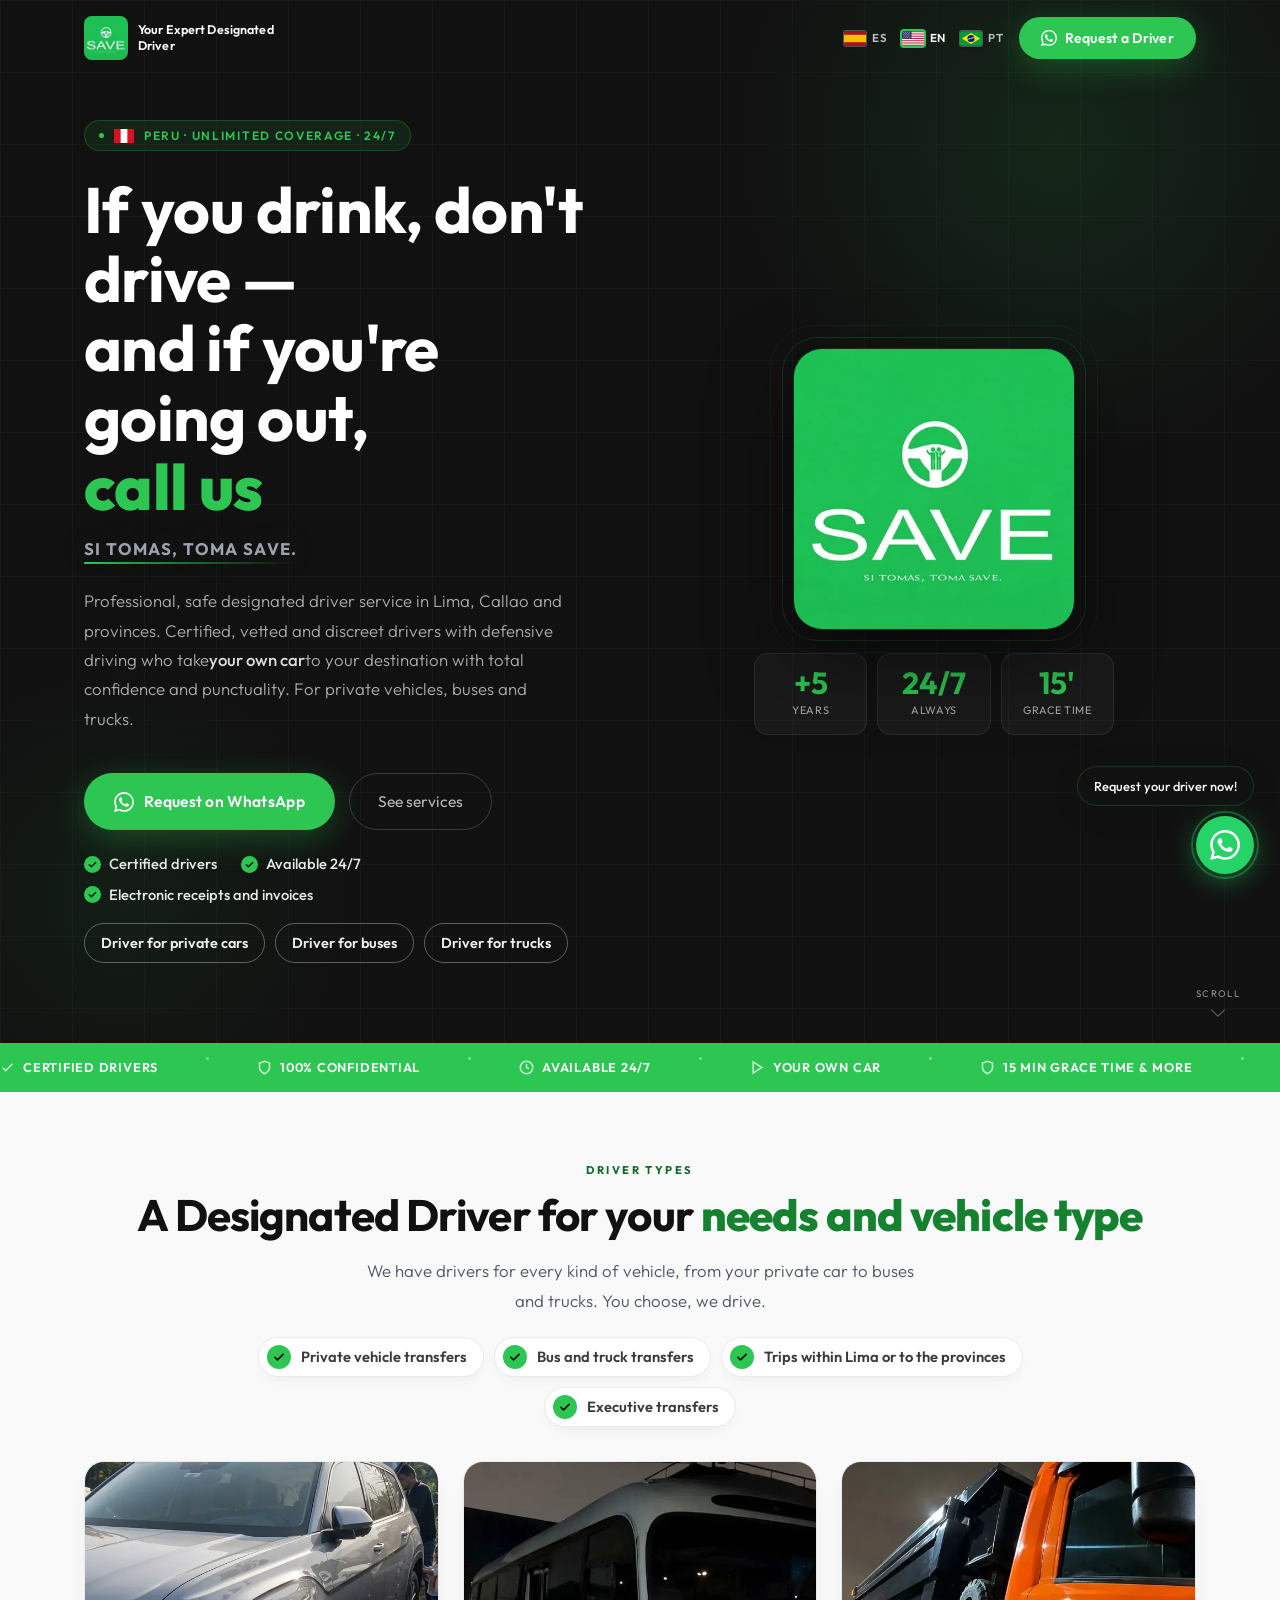
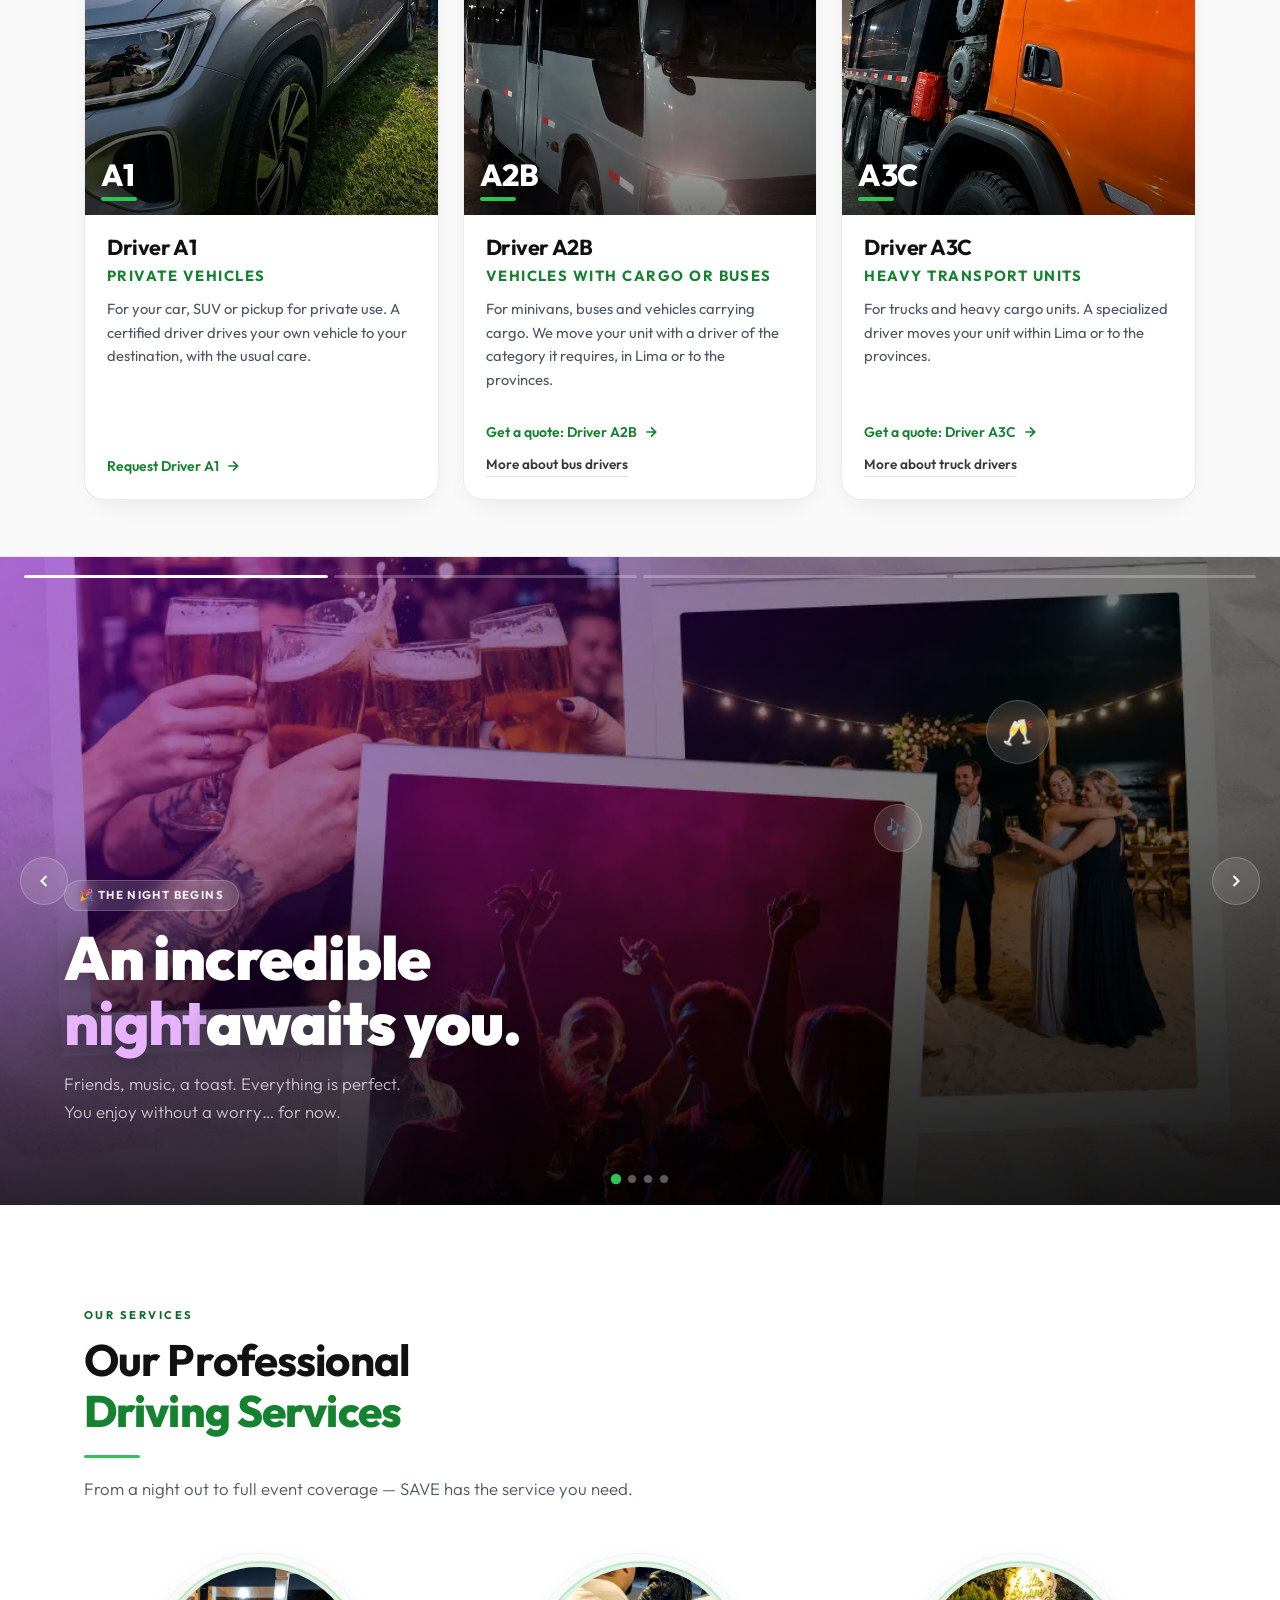
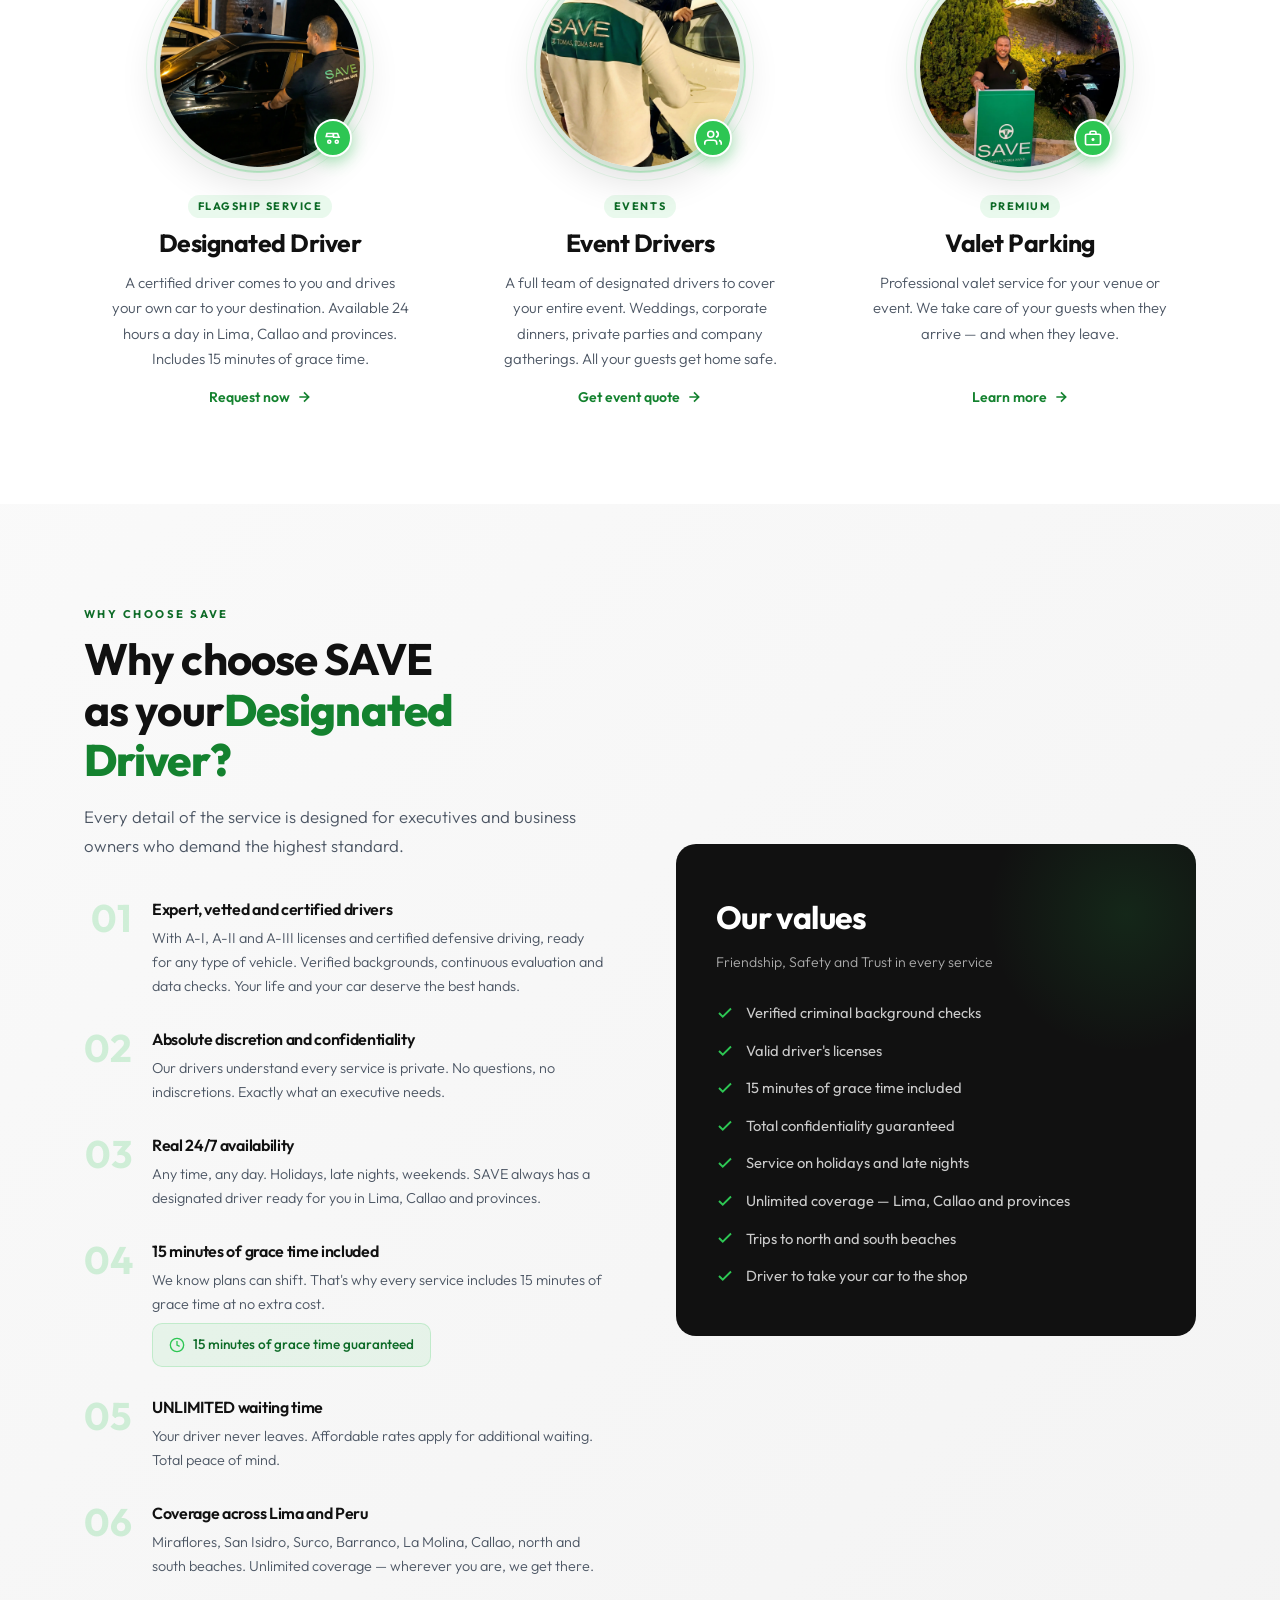
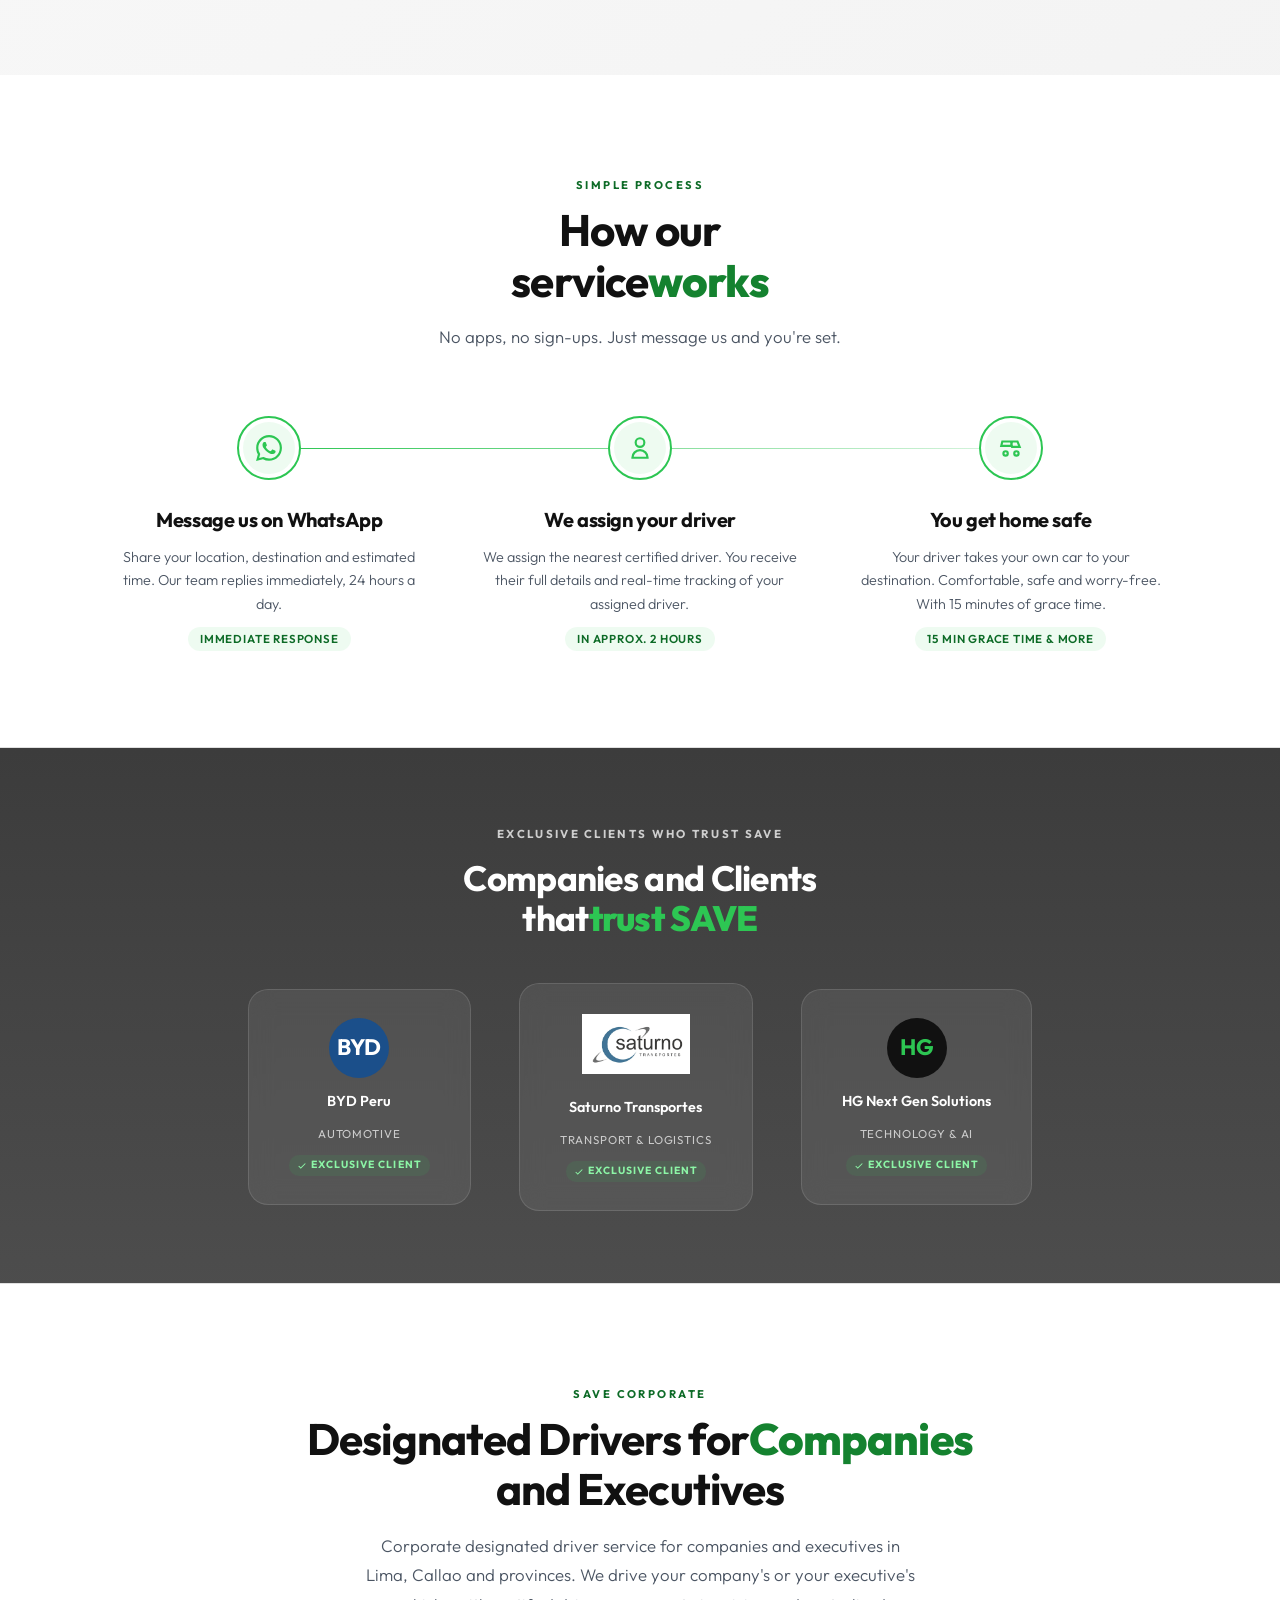
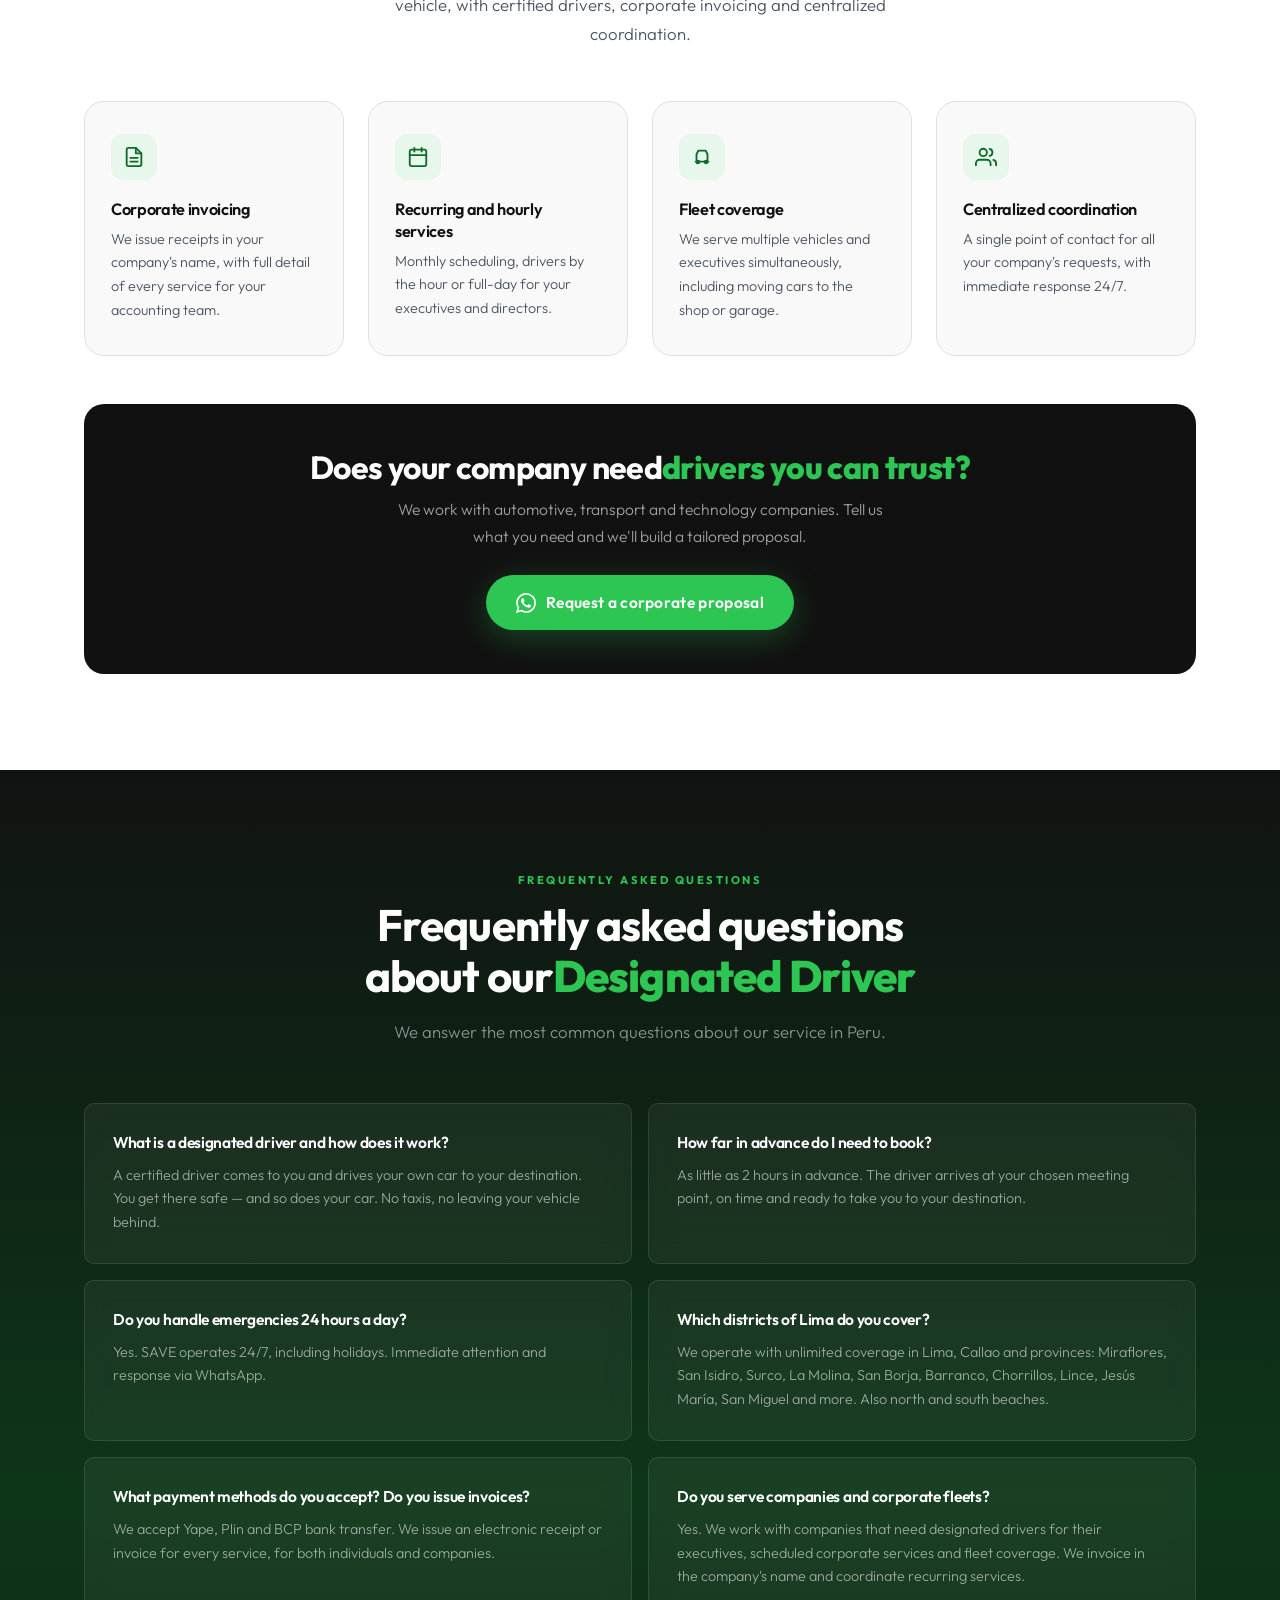
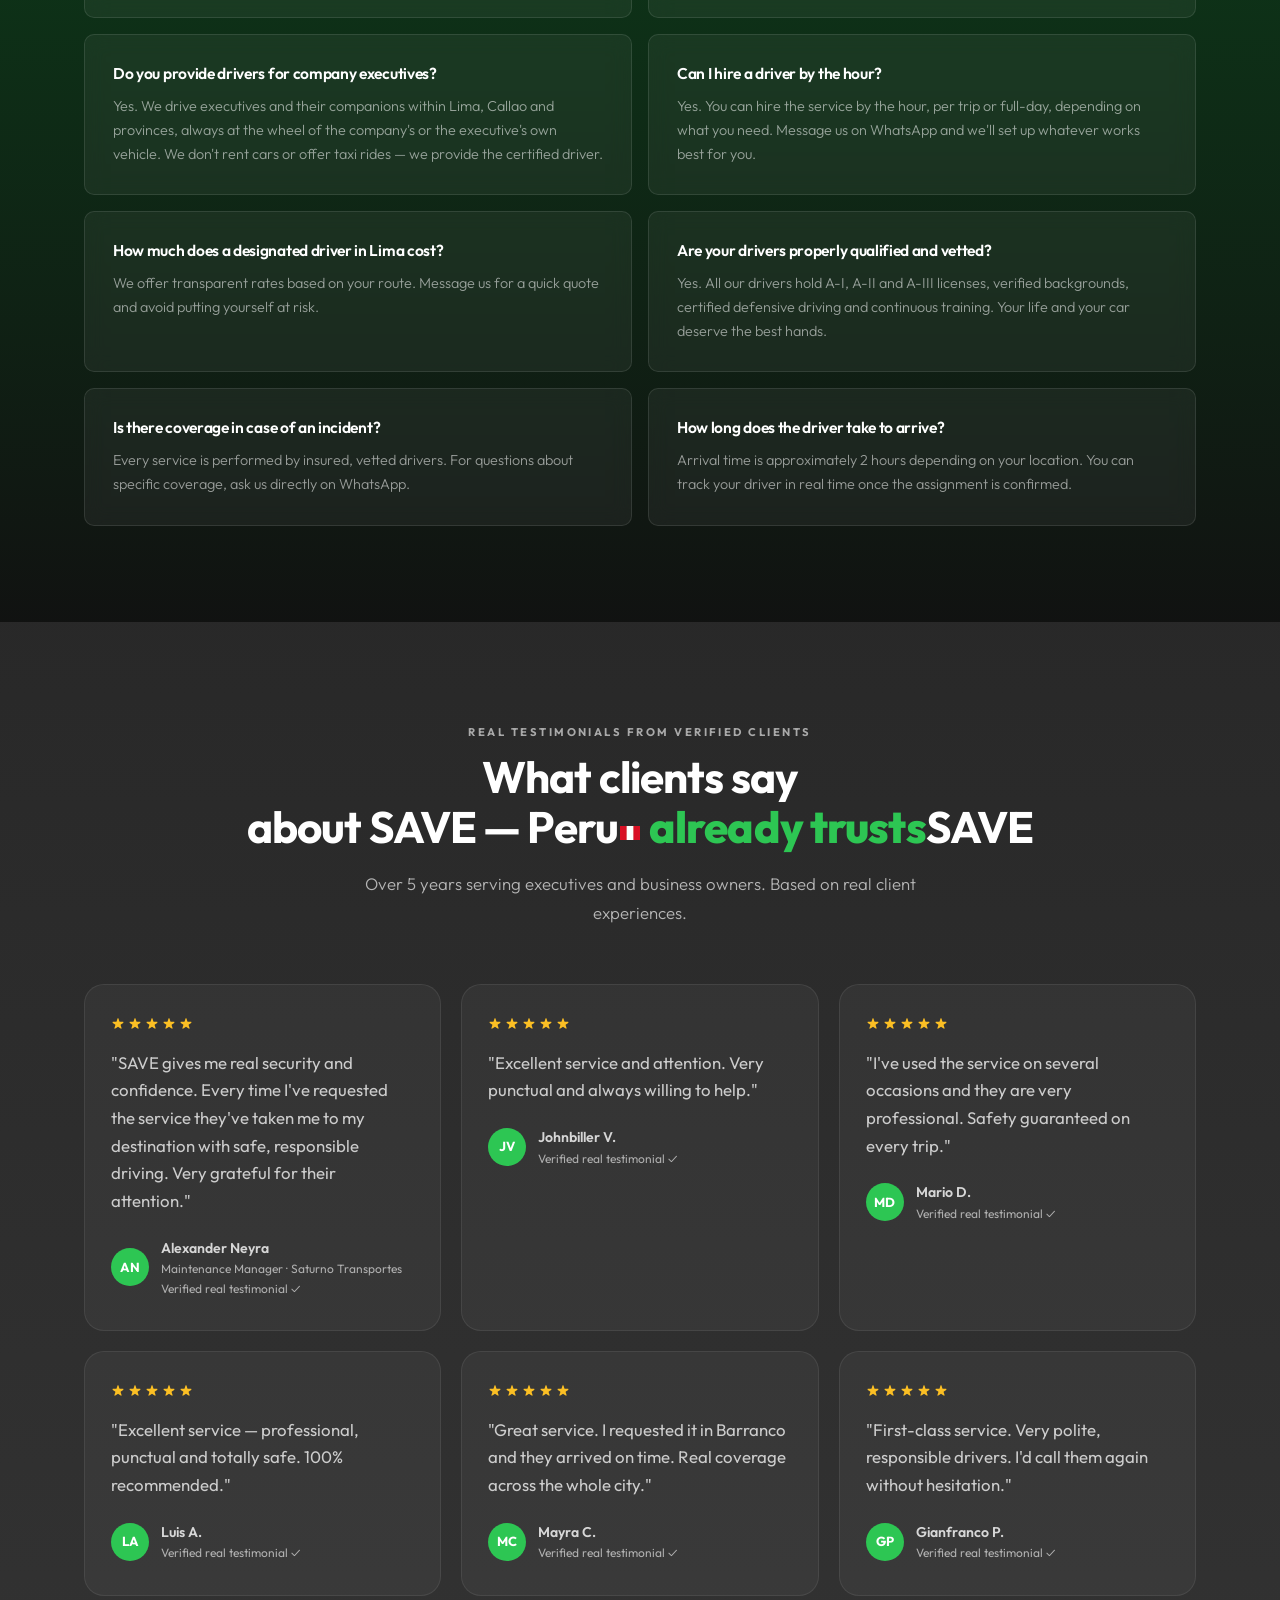
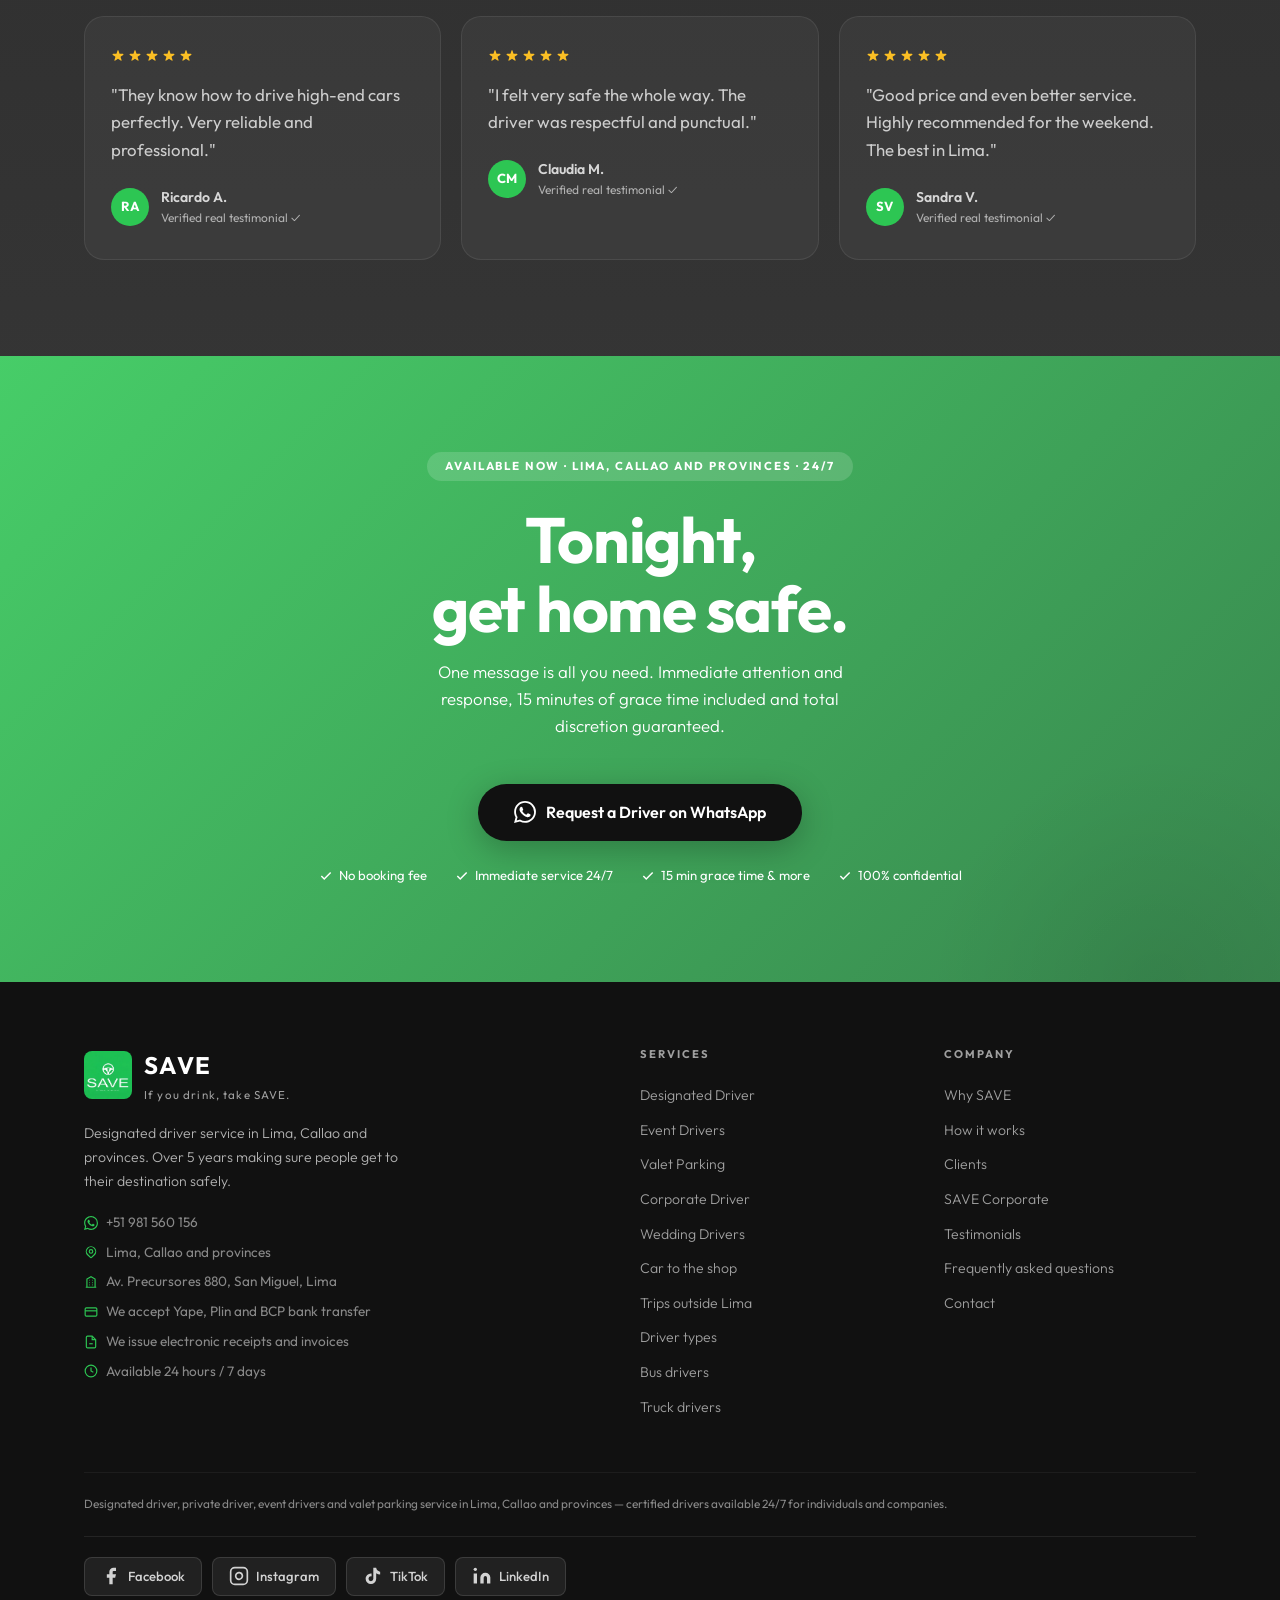
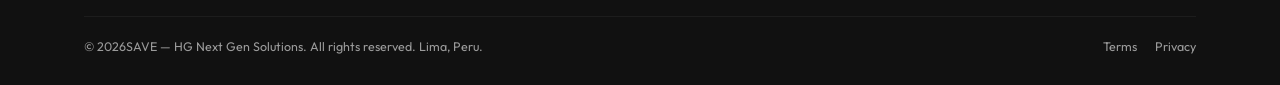
<file: en.html>
<!DOCTYPE html>
<html lang="en">
<head>
  <meta charset="UTF-8" />
  <meta name="viewport" content="width=device-width, initial-scale=1.0" />
  <title>Designated Driver in Lima 24/7 — SAVE | We Drive Your Car</title>
  <meta name="description" content="A certified driver drives your own car and gets you home safe. 24/7 in Lima, Callao and provinces. Companies and individuals. Get a quote on WhatsApp." />
  <meta name="keywords" content="designated driver Lima, private driver Lima Peru, personal driver Lima, driver for my car Lima, sober driver Lima, driver for executives Lima, corporate driver Lima Peru, hire a driver Lima 24/7" />
  <meta name="author" content="SAVE — Chofer de Reemplazo Lima" />
  <meta name="robots" content="index, follow" />
  <meta name="google-site-verification" content="8U-Eb5mYqt-9U6mN5gyjgRgYLU6bszNLMTOVDiZN3jU" />
  <link rel="icon" type="image/x-icon" href="favicon.ico" />
  <link rel="icon" type="image/png" sizes="32x32" href="favicon-32x32.png" />
  <link rel="icon" type="image/png" sizes="16x16" href="favicon-16x16.png" />
  <link rel="apple-touch-icon" sizes="180x180" href="apple-touch-icon.png" />
  <link rel="manifest" href="site.webmanifest" />
  <link rel="canonical" href="https://tomasave.com/en.html" />
  <link rel="alternate" hreflang="es-PE" href="https://tomasave.com/" />
  <link rel="alternate" hreflang="es" href="https://tomasave.com/" />
  <link rel="alternate" hreflang="en" href="https://tomasave.com/en.html" />
  <link rel="alternate" hreflang="pt" href="https://tomasave.com/pt.html" />
  <link rel="alternate" hreflang="x-default" href="https://tomasave.com/" />
  <!-- SEO: cobertura geográfica -->
  <meta name="geo.region" content="PE-LIM" />
  <meta name="geo.placename" content="San Miguel, Lima, Perú" />
  <meta name="geo.position" content="-12.0689567;-77.0993315" />
  <meta name="ICBM" content="-12.0689567, -77.0993315" />
  <link rel="preload" as="image" href="logo-save-hero.webp" fetchpriority="high" />
  <link rel="preload" as="image" href="logo-save-nav.webp" />



  <!-- Meta Pixel (Facebook / Instagram Ads) -->
  <!-- REEMPLAZAR "TU_PIXEL_ID_AQUI" con tu ID real — business.facebook.com → Events Manager → Crear píxel -->
  <script>
    !function(f,b,e,v,n,t,s){if(f.fbq)return;n=f.fbq=function(){n.callMethod?
    n.callMethod.apply(n,arguments):n.queue.push(arguments)};if(!f._fbq)f._fbq=n;
    n.push=n;n.loaded=!0;n.version='2.0';n.queue=[];t=b.createElement(e);t.async=!0;
    t.src=v;s=b.getElementsByTagName(e)[0];s.parentNode.insertBefore(t,s)}(window,
    document,'script','https://connect.facebook.net/en_US/fbevents.js');
    // Al obtener el Pixel ID real, reemplazar la línea de abajo por: var SAVE_PIXEL_ID = '1234567890';
    var SAVE_PIXEL_ID = '';
    if (SAVE_PIXEL_ID) { fbq('init', SAVE_PIXEL_ID); fbq('track', 'PageView'); }
  </script>
  <!-- Al tener el Pixel ID, descomentar y reemplazar TU_PIXEL_ID:
  <noscript>
    <img height="1" width="1" style="display:none"
    src="https://www.facebook.com/tr?id=TU_PIXEL_ID&ev=PageView&noscript=1" alt=""/>
  </noscript>
  -->
  <!-- Fin Meta Pixel -->

  <!-- Google Analytics 4 (GA4) -->
  <script async src="https://www.googletagmanager.com/gtag/js?id=G-GT6MZ23KWT" defer></script>
  <script defer>
    window.dataLayer = window.dataLayer || [];
    function gtag(){dataLayer.push(arguments);}
    gtag('js', new Date());
    gtag('config', 'G-GT6MZ23KWT', {'send_page_view': true});
  </script>
  <!-- End Google Analytics 4 -->
  <meta property="og:type" content="website" />
  <meta property="og:url" content="https://tomasave.com/en.html" />
  <meta property="og:title" content="Designated Driver in Lima 24/7 — SAVE | We Drive Your Car" />
  <meta property="og:description" content="A certified driver drives your own car and gets you home safe. 24/7 in Lima, Callao and provinces." />
  <meta property="og:image" content="https://tomasave.com/og-image.jpg" />
  <meta property="og:locale" content="en_US" />
  <meta property="og:site_name" content="SAVE" />
  <meta name="twitter:card" content="summary_large_image" />
  <meta name="twitter:title" content="Designated Driver in Lima 24/7 — SAVE | We Drive Your Car" />
  <meta name="twitter:description" content="A certified driver drives your own car and gets you home safe. 24/7 in Lima, Callao and provinces." />
  <meta name="twitter:image" content="https://tomasave.com/og-image.jpg" />

  <script type="application/ld+json">
  {
    "@context": "https://schema.org",
    "@type": "LocalBusiness",
    "@id": "https://tomasave.com/#business",
    "contactPoint": {
      "@type": "ContactPoint",
      "contactType": "customer service",
      "telephone": "+51981560156",
      "availableLanguage": ["es"],
      "areaServed": "PE",
      "contactOption": "TollFree"
    },
    "image": ["https://tomasave.com/og-image.jpg","https://tomasave.com/logo-save-hero.webp"],
    "logo": "https://tomasave.com/logo-save-hero.webp",
    "name": "SAVE — Chofer de Reemplazo Lima",
    "description": "Premium designated driver service in Metropolitan Lima. Certified, discreet and punctual drivers who drive your own car, available 24/7. For executives and business owners who never compromise on safety. Immediate service via WhatsApp.",
    "url": "https://tomasave.com",
    "telephone": "+51981560156",
    "priceRange": "$$$$",
    "paymentAccepted": "Yape, Plin, Transferencia bancaria BCP",
    "currenciesAccepted": "PEN",
    "foundingDate": "2019",
    "address": {
      "@type": "PostalAddress",
      "streetAddress": "Av. Precursores 880",
      "addressLocality": "San Miguel",
      "addressRegion": "Lima",
      "postalCode": "15087",
      "addressCountry": "PE"
    },
    "geo": {
      "@type": "GeoCoordinates",
      "latitude": -12.0689567,
      "longitude": -77.0993315
    },
    "hasMap": "https://www.google.com/maps/place/SAVE+-+Chofer+de+Reemplazo+Lima/@-12.0689567,-77.0993315,17z",
    "openingHoursSpecification": [{
      "@type": "OpeningHoursSpecification",
      "dayOfWeek": ["Monday","Tuesday","Wednesday","Thursday","Friday","Saturday","Sunday"],
      "opens": "00:00",
      "closes": "23:59"
    }],
    "areaServed": ["Lima", "Callao", "Lima, Callao y provincias", "Perú"],
    "hasOfferCatalog": {
      "@type": "OfferCatalog",
      "name": "SAVE Services",
      "itemListElement": [
        {"@type":"Offer","name":"Designated Driver","description":"Certified driver who drives your own vehicle 24/7"},
        {"@type":"Offer","name":"Event Drivers","description":"A full team of designated drivers for your event"},
        {"@type":"Offer","name":"Valet Parking","description":"Premium valet parking service in Lima"}
      ]
    },
    "sameAs": [
      "https://wa.me/51981560156",
      "https://www.google.com/maps/place/SAVE+-+Chofer+de+Reemplazo+Lima/@-12.0689567,-77.0993315,17z",
      "https://www.facebook.com/savechoferesdereemplazo",
      "https://www.instagram.com/savechoferesdereemplazo"
    ],
    "aggregateRating": {
      "@type": "AggregateRating",
      "ratingValue": "5.0",
      "reviewCount": "48",
      "bestRating": "5",
      "worstRating": "1"
    },
    "review": [
      {
        "@type": "Review",
        "author": {"@type": "Person", "name": "Alexander Neyra"},
        "reviewRating": {"@type": "Rating", "ratingValue": "5", "bestRating": "5"},
        "reviewBody": "SAVE me brinda mucha seguridad y confianza. Conducción segura y responsable, muy agradecido con su atención y servicio.",
        "datePublished": "2026-01-15"
      },
      {
        "@type": "Review",
        "author": {"@type": "Person", "name": "Luis A."},
        "reviewRating": {"@type": "Rating", "ratingValue": "5", "bestRating": "5"},
        "reviewBody": "Excelente servicio, profesionales, puntuales y totalmente seguros. 100% recomendado.",
        "datePublished": "2025-12-10"
      },
      {
        "@type": "Review",
        "author": {"@type": "Person", "name": "Ricardo A."},
        "reviewRating": {"@type": "Rating", "ratingValue": "5", "bestRating": "5"},
        "reviewBody": "Saben manejar autos de alta gama perfectamente. Muy confiables y profesionales.",
        "datePublished": "2025-11-20"
      },
      {
        "@type": "Review",
        "author": {"@type": "Person", "name": "Claudia M."},
        "reviewRating": {"@type": "Rating", "ratingValue": "5", "bestRating": "5"},
        "reviewBody": "Me sentí muy segura en todo el trayecto. El chofer fue muy respetuoso y puntual.",
        "datePublished": "2025-10-05"
      },
      {
        "@type": "Review",
        "author": {"@type": "Person", "name": "Gianfranco P."},
        "reviewRating": {"@type": "Rating", "ratingValue": "5", "bestRating": "5"},
        "reviewBody": "Servicio de primera. Conductores muy educados y responsables.",
        "datePublished": "2025-09-18"
      }
    ]
  }
  </script>

  <script type="application/ld+json">
  {"@context":"https://schema.org","@type":"FAQPage","mainEntity":[{"@type":"Question","name":"What is a designated driver and how does it work?","acceptedAnswer":{"@type":"Answer","text":"A certified driver comes to you and drives your own car to your destination. You get there safe — and so does your car. No taxis, no leaving your vehicle behind."}},{"@type":"Question","name":"How far in advance do I need to book?","acceptedAnswer":{"@type":"Answer","text":"As little as 2 hours in advance. The driver arrives at your chosen meeting point, on time and ready to take you to your destination."}},{"@type":"Question","name":"Do you handle emergencies 24 hours a day?","acceptedAnswer":{"@type":"Answer","text":"Yes. SAVE operates 24/7, including holidays. Immediate attention and response via WhatsApp."}},{"@type":"Question","name":"Which districts of Lima do you cover?","acceptedAnswer":{"@type":"Answer","text":"We operate with unlimited coverage in Lima, Callao and provinces: Miraflores, San Isidro, Surco, La Molina, San Borja, Barranco, Chorrillos, Lince, Jesús María, San Miguel and more. Also north and south beaches."}},{"@type":"Question","name":"What payment methods do you accept? Do you issue invoices?","acceptedAnswer":{"@type":"Answer","text":"We accept Yape, Plin and BCP bank transfer. We issue an electronic receipt or invoice for every service, for both individuals and companies."}},{"@type":"Question","name":"Do you serve companies and corporate fleets?","acceptedAnswer":{"@type":"Answer","text":"Yes. We work with companies that need designated drivers for their executives, scheduled corporate services and fleet coverage. We invoice in the company's name and coordinate recurring services."}},{"@type":"Question","name":"Do you provide drivers for company executives?","acceptedAnswer":{"@type":"Answer","text":"Yes. We drive executives and their companions within Lima, Callao and provinces, always at the wheel of the company's or the executive's own vehicle. We don't rent cars or offer taxi rides — we provide the certified driver."}},{"@type":"Question","name":"Can I hire a driver by the hour?","acceptedAnswer":{"@type":"Answer","text":"Yes. You can hire the service by the hour, per trip or full-day, depending on what you need. Message us on WhatsApp and we'll set up whatever works best for you."}},{"@type":"Question","name":"How much does a designated driver in Lima cost?","acceptedAnswer":{"@type":"Answer","text":"We offer transparent rates based on your route. Message us for a quick quote and avoid putting yourself at risk."}},{"@type":"Question","name":"Are your drivers properly qualified and vetted?","acceptedAnswer":{"@type":"Answer","text":"Yes. All our drivers hold A-I, A-II and A-III licenses, verified backgrounds, certified defensive driving and continuous training. Your life and your car deserve the best hands."}},{"@type":"Question","name":"Is there coverage in case of an incident?","acceptedAnswer":{"@type":"Answer","text":"Every service is performed by insured, vetted drivers. For questions about specific coverage, ask us directly on WhatsApp."}},{"@type":"Question","name":"How long does the driver take to arrive?","acceptedAnswer":{"@type":"Answer","text":"Arrival time is approximately 2 hours depending on your location. You can track your driver in real time once the assignment is confirmed."}}]}
  </script>
  <script type="application/ld+json">
  {
    "@context": "https://schema.org",
    "@type": "Service",
    "@id": "https://tomasave.com/#service",
    "name": "SAVE — Chofer de Reemplazo Lima",
    "serviceType": "Designated Driver",
    "description": "Expert designated driver service in Lima, Callao and provinces. A certified driver drives your own vehicle to your destination, 24 hours a day, 7 days a week.",
    "provider": {
      "@id": "https://tomasave.com/#business"
    },
    "url": "https://tomasave.com",
    "areaServed": [
      {
        "@type": "City",
        "name": "Lima"
      },
      {
        "@type": "City",
        "name": "Callao"
      },
      {
        "@type": "AdministrativeArea",
        "name": "Miraflores"
      },
      {
        "@type": "AdministrativeArea",
        "name": "San Isidro"
      },
      {
        "@type": "AdministrativeArea",
        "name": "Santiago de Surco"
      },
      {
        "@type": "AdministrativeArea",
        "name": "La Molina"
      },
      {
        "@type": "AdministrativeArea",
        "name": "San Borja"
      },
      {
        "@type": "AdministrativeArea",
        "name": "Barranco"
      },
      {
        "@type": "AdministrativeArea",
        "name": "San Miguel"
      },
      {
        "@type": "AdministrativeArea",
        "name": "Provincias del Perú"
      }
    ],
    "availableChannel": {
      "@type": "ServiceChannel",
      "serviceUrl": "https://wa.me/51981560156",
      "serviceType": "WhatsApp"
    },
    "hoursAvailable": [
      {
        "@type": "OpeningHoursSpecification",
        "dayOfWeek": [
          "Monday",
          "Tuesday",
          "Wednesday",
          "Thursday",
          "Friday",
          "Saturday",
          "Sunday"
        ],
        "opens": "00:00",
        "closes": "23:59"
      }
    ],
    "slogan": "If you drink, take SAVE."
  }
  </script>

  <link rel="preconnect" href="https://fonts.googleapis.com" />
  <link rel="preconnect" href="https://fonts.gstatic.com" crossorigin />
  <link rel="preload" as="style" href="https://fonts.googleapis.com/css2?family=Outfit:wght@300..800&display=swap" />
  <link rel="stylesheet" href="https://fonts.googleapis.com/css2?family=Outfit:wght@300..800&display=swap" media="print" onload="this.media='all'" />
  <noscript><link rel="stylesheet" href="https://fonts.googleapis.com/css2?family=Outfit:wght@300..800&display=swap" /></noscript>

  <style>
    :root {
      /* ── Brand colors extracted from logo ── */
      --green:        #2DC653;   /* vibrant logo green */
      --green-mid:    #1AAA40;   /* slightly deeper for hover */
      --green-dark:   #0D6B27;   /* dark green for contrast */
      --green-muted:  #E8F7EC;   /* very light tint */
      --green-text:   #14822F;   /* verde de marca legible como texto sobre fondos claros (AA) */

      --white:        #FFFFFF;
      --off-white:    #F9F9F9;
      --gray-light:   #F2F2F2;
      --gray-mid:     #E0E0E0;
      --gray-text:    #4B5563;   /* AA sobre blanco, off-white y gray-light */
      --gray-dark:    #3A3A3A;
      --black:        #111111;

      --font-display: 'Outfit', sans-serif;
      --font-body:    'Outfit', sans-serif;

      --radius:       10px;
      --radius-lg:    20px;
      --shadow-sm:    0 2px 12px rgba(0,0,0,0.07);
      --shadow-card:  0 6px 32px rgba(0,0,0,0.09);
      --shadow-green: 0 8px 32px rgba(45,198,83,0.30);
      --transition:   0.28s cubic-bezier(0.4,0,0.2,1);
      --max-w:        1160px;
      --section-py:   96px;
    }

    *, *::before, *::after { box-sizing: border-box; margin: 0; padding: 0; }
    html { scroll-behavior: smooth; font-size: 16px; }
    body {
      font-family: var(--font-body);
      color: var(--black);
      background: var(--white);
      line-height: 1.6;
      overflow-x: hidden;
      -webkit-font-smoothing: antialiased;
    }
    img { max-width: 100%; display: block; }
    a { text-decoration: none; color: inherit; }
    ul { list-style: none; }
    .container { max-width: var(--max-w); margin: 0 auto; padding: 0 24px; }

    /* ─── SECTION HEADERS ─── */
    .section-label {
      display: inline-block;
      font-size: 0.7rem;
      font-weight: 700;
      letter-spacing: 0.22em;
      text-transform: uppercase;
      color: var(--green-dark);
      margin-bottom: 10px;
    }
    .section-title {
      font-family: var(--font-display);
      font-size: clamp(2rem, 4vw, 3rem);
      font-weight: 700;
      line-height: 1.12;
      color: var(--black);
      margin-bottom: 16px;
    }
    .section-title em { font-style: italic; color: var(--green-text); }
    .section-desc {
      font-size: 1.05rem;
      color: var(--gray-text);
      max-width: 560px;
      line-height: 1.75;
      font-weight: 300;
    }

    /* ─── NAVBAR ─── */
    .navbar {
      position: fixed;
      top: 0; left: 0; right: 0;
      z-index: 1000;
      padding: 16px 0;
      transition: var(--transition);
    }
    .navbar.scrolled {
      background: rgba(255,255,255,0.97);
      backdrop-filter: blur(16px);
      -webkit-backdrop-filter: blur(16px);
      padding: 10px 0;
      box-shadow: 0 1px 24px rgba(0,0,0,0.1);
    }
    .navbar-inner {
      display: flex;
      align-items: center;
      justify-content: space-between;
    }
    .nav-logo {
      display: flex;
      align-items: center;
      gap: 10px;
    }
    .nav-logo img {
      width: 44px; height: 44px;
      object-fit: cover;
      border-radius: 8px;
    }
    .nav-logo-text {
      font-family: var(--font-display);
      font-size: 1.55rem;
      font-weight: 700;
      color: var(--white);
      letter-spacing: 0.06em;
      transition: var(--transition);
    }
    .navbar.scrolled .nav-logo-text { color: var(--black); }
    /* ── Selector de idioma (banderas SVG inline) ── */
    .lang-switch {
      display: flex; align-items: center; gap: 4px;
      margin-left: auto; margin-right: 10px;
      font-size: 0.72rem; font-weight: 600; letter-spacing: 0.06em;
    }
    .lang-item {
      display: inline-flex; align-items: center; justify-content: center; gap: 6px;
      min-width: 32px; min-height: 32px; padding: 4px 5px; border-radius: 8px;
      color: rgba(255,255,255,0.72); text-decoration: none;
      transition: background-color .2s, color .2s, transform .2s;
    }
    .lang-item .flag {
      display: block; flex: none; width: 22px; height: 15px; border-radius: 2px;
      box-shadow: 0 0 0 1px rgba(255,255,255,0.28), 0 1px 3px rgba(0,0,0,0.35);
      transition: transform .2s, box-shadow .2s;
    }
    a.lang-item:hover, a.lang-item:focus-visible { background: rgba(255,255,255,0.10); color: #fff; }
    a.lang-item:hover .flag { transform: translateY(-1px); }
    a.lang-item:focus-visible { outline: 2px solid var(--green); outline-offset: 1px; }
    .lang-item.is-current { cursor: default; color: #fff; }
    .lang-item.is-current .flag { box-shadow: 0 0 0 2px var(--green), 0 1px 3px rgba(0,0,0,0.35); }
    .navbar.scrolled .lang-item { color: var(--gray-dark); }
    .navbar.scrolled .lang-item .flag { box-shadow: 0 0 0 1px rgba(0,0,0,0.18), 0 1px 3px rgba(0,0,0,0.18); }
    .navbar.scrolled a.lang-item:hover, .navbar.scrolled a.lang-item:focus-visible { background: rgba(0,0,0,0.06); color: var(--black); }
    .navbar.scrolled .lang-item.is-current { color: var(--black); }
    .navbar.scrolled .lang-item.is-current .flag { box-shadow: 0 0 0 2px var(--green), 0 1px 3px rgba(0,0,0,0.18); }
    /* Pantallas < 720px: solo bandera. El código (ES/EN/PT) sigue en el DOM para lectores de pantalla y rastreadores */
    @media (max-width: 719px) {
      .lang-item { position: relative; gap: 0; min-width: 30px; padding: 4px; }
      .lang-item .lang-code {
        position: absolute; width: 1px; height: 1px; margin: -1px; padding: 0;
        overflow: hidden; clip: rect(0 0 0 0); clip-path: inset(50%); white-space: nowrap; border: 0;
      }
    }
    /* Celular (< 600px): el idioma actual no se repite; quedan las 2 banderas de los otros idiomas */
    @media (max-width: 599px) {
      .lang-item.is-current { display: none; }
      .navbar-inner { gap: 6px; }   /* respiro mínimo entre logo, banderas y botón */
    }
    @media (max-width: 380px) {
      .lang-switch { margin-right: 6px; gap: 2px; }
      .lang-item { min-width: 28px; padding: 4px 3px; }
      .lang-item .flag { width: 20px; height: 14px; }
      .nav-logo-text { font-size: 0.7rem !important; }   /* el lema lleva font-size inline; evita que palabras largas (p. ej. "Especialista") choquen con las banderas */
    }
    /* Muy angosto (iPhone SE 1.ª gen., 320px): el lema del logo se oculta visualmente para no chocar con las banderas */
    @media (max-width: 340px) {
      .nav-logo img { flex: none; }
      .nav-logo-text {
        position: absolute; width: 1px; height: 1px; margin: -1px; padding: 0;
        overflow: hidden; clip: rect(0 0 0 0); clip-path: inset(50%); white-space: nowrap; border: 0;
      }
    }
    @media (prefers-reduced-motion: reduce) { .lang-item, .lang-item .flag { transition: none; } }

    .nav-cta {
      display: inline-flex;
      align-items: center;
      gap: 8px;
      background: var(--green);
      color: var(--white);
      padding: 10px 22px;
      border-radius: 50px;
      font-size: 0.875rem;
      font-weight: 600;
      letter-spacing: 0.02em;
      transition: var(--transition);
      box-shadow: var(--shadow-green);
    }
    .nav-cta:hover {
      background: var(--green-mid);
      transform: translateY(-1px);
      box-shadow: 0 12px 36px rgba(45,198,83,0.4);
    }
    .nav-cta svg { width: 16px; height: 16px; }
    @media (max-width: 600px) {
      .nav-cta {
        display: flex;
        align-items: center;
        justify-content: center;
        text-align: center;
        padding: 10px 16px;
        gap: 6px;
      }
      .nav-cta span { display: block; }
    }

    /* ─── HERO ─── */
    .hero {
      min-height: 100vh;
      background: var(--black);
      display: flex;
      align-items: center;
      position: relative;
      overflow: hidden;
      padding: 120px 0 80px;
    }
    /* Subtle green radial glow */
    .hero::before {
      content: '';
      position: absolute;
      top: -20%; right: -10%;
      width: 700px; height: 700px;
      background: radial-gradient(circle, rgba(45,198,83,0.12) 0%, transparent 65%);
      border-radius: 50%;
      pointer-events: none;
    }
    .hero::after {
      content: '';
      position: absolute;
      bottom: -10%; left: -10%;
      width: 500px; height: 500px;
      background: radial-gradient(circle, rgba(45,198,83,0.07) 0%, transparent 65%);
      border-radius: 50%;
      pointer-events: none;
    }
    /* Thin grid overlay */
    .hero-grid {
      position: absolute;
      inset: 0;
      background-image:
        linear-gradient(rgba(255,255,255,0.025) 1px, transparent 1px),
        linear-gradient(90deg, rgba(255,255,255,0.025) 1px, transparent 1px);
      background-size: 72px 72px;
      pointer-events: none;
    }
    .hero-content {
      position: relative;
      z-index: 2;
      display: grid;
      grid-template-columns: 1fr 1fr;
      align-items: center;
      gap: 64px;
    }
    .hero-tag {
      display: inline-flex;
      align-items: center;
      gap: 8px;
      background: rgba(45,198,83,0.1);
      border: 1px solid rgba(45,198,83,0.25);
      color: var(--green);
      padding: 5px 14px;
      border-radius: 50px;
      font-size: 0.75rem;
      font-weight: 600;
      letter-spacing: 0.14em;
      text-transform: uppercase;
      margin-bottom: 24px;
      animation: fadeUp 0.5s ease both;
    }
    .hero-tag::before {
      content: '';
      width: 5px; height: 5px;
      background: var(--green);
      border-radius: 50%;
      animation: blink 2s infinite;
    }
    .hero-h1 {
      font-family: var(--font-display);
      font-size: clamp(3rem, 5.5vw, 4.8rem);
      font-weight: 700;
      color: var(--white);
      line-height: 1.05;
      letter-spacing: -0.01em;
      margin-bottom: 16px;
      animation: fadeUp 0.5s 0.08s ease both;
    }
    .hero-h1 em { font-style: italic; color: var(--green); }
    .hero-slogan {
      font-family: var(--font-display);
      font-size: clamp(2rem, 4.5vw, 3.4rem);
      font-style: italic;
      font-weight: 700;
      color: var(--green);
      letter-spacing: 0.04em;
      line-height: 1.1;
      margin-bottom: 28px;
      animation: fadeUp 0.5s 0.16s ease both;
      text-shadow: 0 0 48px rgba(45,198,83,0.3);
      position: relative;
      display: inline-block;
    }
    .hero-slogan::after {
      content: '';
      position: absolute;
      bottom: -6px;
      left: 0;
      width: 100%;
      height: 2px;
      background: linear-gradient(90deg, var(--green), transparent);
      border-radius: 2px;
    }
    .hero-desc {
      font-size: 1.05rem;
      color: rgba(255,255,255,0.65);
      line-height: 1.75;
      max-width: 480px;
      margin-bottom: 40px;
      font-weight: 300;
      animation: fadeUp 0.5s 0.24s ease both;
    }
    .hero-actions {
      display: flex;
      flex-wrap: wrap;
      gap: 14px;
      animation: fadeUp 0.5s 0.32s ease both;
    }
    /* Buttons */
    .btn-wa {
      display: inline-flex;
      align-items: center;
      gap: 10px;
      background: var(--green);
      color: var(--white);
      padding: 15px 30px;
      border-radius: 50px;
      font-size: 0.975rem;
      font-weight: 600;
      letter-spacing: 0.02em;
      transition: var(--transition);
      box-shadow: var(--shadow-green);
      position: relative;
      overflow: hidden;
    }
    .btn-wa:hover {
      background: var(--green-mid);
      transform: translateY(-2px);
      box-shadow: 0 14px 44px rgba(45,198,83,0.45);
    }
    .btn-wa svg { width: 20px; height: 20px; flex-shrink: 0; }
    .btn-outline {
      display: inline-flex;
      align-items: center;
      gap: 8px;
      background: transparent;
      color: rgba(255,255,255,0.7);
      padding: 15px 28px;
      border-radius: 50px;
      font-size: 0.975rem;
      font-weight: 400;
      border: 1px solid rgba(255,255,255,0.18);
      transition: var(--transition);
    }
    .btn-outline:hover {
      background: rgba(255,255,255,0.06);
      color: var(--white);
      border-color: rgba(255,255,255,0.35);
    }
    /* Hero right */
    .hero-visual {
      display: flex;
      flex-direction: column;
      align-items: center;
      gap: 24px;
      animation: fadeUp 0.7s 0.15s ease both;
    }
    .hero-logo-frame {
      position: relative;
      width: 280px; height: 280px;
    }
    .hero-logo-frame::before {
      content: '';
      position: absolute;
      inset: -12px;
      border-radius: 36px;
      border: 1px solid rgba(45,198,83,0.2);
      animation: rotateBorder 8s linear infinite;
    }
    .hero-logo-frame::after {
      content: '';
      position: absolute;
      inset: -24px;
      border-radius: 44px;
      border: 1px solid rgba(45,198,83,0.08);
    }
    .hero-logo-frame img {
      width: 100%; height: 100%;
      object-fit: cover;
      border-radius: 28px;
      box-shadow: 0 32px 80px rgba(0,0,0,0.5), 0 0 0 1px rgba(45,198,83,0.15);
      position: relative;
      z-index: 1;
    }
    .hero-stats {
      display: grid;
      grid-template-columns: repeat(3,1fr);
      gap: 10px;
      width: 100%;
      max-width: 360px;
    }
    .hero-stat {
      background: rgba(255,255,255,0.04);
      border: 1px solid rgba(255,255,255,0.08);
      border-radius: 14px;
      padding: 14px 10px;
      text-align: center;
      backdrop-filter: blur(4px);
    }
    .hero-stat-num {
      font-family: var(--font-display);
      font-size: 1.9rem;
      font-weight: 700;
      color: var(--green);
      line-height: 1;
      margin-bottom: 4px;
    }
    .hero-stat-label {
      font-size: 0.68rem;
      color: rgba(255,255,255,0.62);
      letter-spacing: 0.06em;
      text-transform: uppercase;
    }
    .scroll-hint {
      position: absolute;
      bottom: 28px; right: 40px;
      display: flex;
      flex-direction: column;
      align-items: center;
      gap: 4px;
      color: rgba(255,255,255,0.55);
      font-size: 0.6rem;
      letter-spacing: 0.14em;
      text-transform: uppercase;
      animation: fadeIn 1s 1.2s both;
    }
    .scroll-line { display: none; }
    .scroll-hint::after {
      content: '';
      display: block;
      width: 10px;
      height: 10px;
      border-right: 1.5px solid rgba(255,255,255,0.35);
      border-bottom: 1.5px solid rgba(255,255,255,0.35);
      transform: rotate(45deg);
      animation: arrowBounce 1.4s 1.2s ease-in-out infinite;
    }
    @keyframes arrowBounce {
      0%, 100% { transform: rotate(45deg) translateY(0); opacity: 0.3; }
      50%       { transform: rotate(45deg) translateY(5px); opacity: 0.8; }
    }
    @media (max-width: 768px) {
      .scroll-hint { display: none; }
    }

    /* ─── TRUST BAR ─── */
    .trust-bar {
      background: var(--green);
      padding: 14px 0;
      overflow: hidden;
    }
    .trust-track {
      display: flex;
      gap: 48px;
      white-space: nowrap;
      animation: marquee 22s linear infinite;
    }
    .trust-item {
      display: flex;
      align-items: center;
      gap: 8px;
      font-size: 0.8rem;
      font-weight: 600;
      color: rgba(255,255,255,1);
      letter-spacing: 0.06em;
      text-transform: uppercase;
      flex-shrink: 0;
    }
    .trust-item svg { width: 15px; height: 15px; color: rgba(255,255,255,0.7); }
    .trust-sep {
      width: 3px; height: 3px;
      background: rgba(255,255,255,0.4);
      border-radius: 50%;
      flex-shrink: 0;
    }

    /* ══════════════════════════════════════════
       STORY CAMPAIGN BANNER
    ══════════════════════════════════════════ */
    .story-banner {
      width: 100%;
      position: relative;
      overflow: hidden;
      background: #000;
    }
    .story-track-wrap {
      position: relative;
      width: 100%;
      height: clamp(480px, 72vh, 680px);
      overflow: hidden;
    }

    /* ── Slides ── */
    .story-slides { position: relative; width: 100%; height: 100%; }
    .story-slide {
      position: absolute;
      inset: 0;
      opacity: 0;
      transition: opacity 0.7s cubic-bezier(0.4,0,0.2,1);
      pointer-events: none;
    }
    .story-slide.active {
      opacity: 1;
      pointer-events: auto;
    }

    /* ── Background image ── */
    .story-img {
      position: absolute;
      inset: 0;
      background-size: cover;
      background-position: center;
      transform: scale(1.06);
      transition: transform 6s ease-out;
    }
    .story-slide.active .story-img { transform: scale(1); }

    /* ── Overlays per slide ── */
    .story-overlay {
      position: absolute;
      inset: 0;
    }
    .story-overlay--party {
      background: linear-gradient(135deg, rgba(120,0,200,0.55) 0%, rgba(0,0,0,0.50) 60%, rgba(0,0,0,0.72) 100%);
    }
    .story-overlay--accident {
      background: linear-gradient(160deg, rgba(180,0,0,0.65) 0%, rgba(0,0,0,0.55) 50%, rgba(0,0,0,0.80) 100%);
    }
    .story-overlay--save {
      background: linear-gradient(135deg, rgba(17,17,17,0.70) 0%, rgba(45,198,83,0.28) 50%, rgba(13,107,39,0.65) 100%);
    }
    .story-overlay--sleep {
      background: linear-gradient(160deg, rgba(10,30,60,0.70) 0%, rgba(17,17,17,0.60) 50%, rgba(17,17,17,0.82) 100%);
    }

    /* ── Content ── */
    .story-content {
      position: absolute;
      bottom: 0; left: 0; right: 0;
      padding: 52px 64px 80px;
      display: flex;
      flex-direction: column;
      gap: 14px;
      background: linear-gradient(to top, rgba(0,0,0,0.70) 0%, transparent 100%);
    }
    .story-pill {
      display: inline-flex;
      align-items: center;
      gap: 6px;
      font-size: 0.72rem;
      font-weight: 700;
      letter-spacing: 0.12em;
      text-transform: uppercase;
      color: rgba(255,255,255,0.9);
      background: rgba(255,255,255,0.15);
      backdrop-filter: blur(8px);
      padding: 5px 14px;
      border-radius: 30px;
      border: 1px solid rgba(255,255,255,0.2);
      width: fit-content;
    }
    .story-pill--danger {
      background: rgba(200,30,30,0.35);
      border-color: rgba(255,80,80,0.4);
      color: #ffaaaa;
    }
    .story-pill--green {
      background: rgba(45,198,83,0.25);
      border-color: rgba(45,198,83,0.5);
      color: var(--green);
    }
    .story-pill--soft {
      background: rgba(60,120,220,0.25);
      border-color: rgba(100,160,255,0.4);
      color: #a0c4ff;
    }
    .story-headline {
      font-family: var(--font-display);
      font-size: clamp(2.2rem, 5vw, 3.8rem);
      font-weight: 900;
      color: var(--white);
      line-height: 1.08;
      letter-spacing: -0.02em;
      text-shadow: 0 4px 30px rgba(0,0,0,0.5);
      transform: translateY(12px);
      opacity: 0;
      transition: transform 0.6s 0.2s cubic-bezier(0.2,0,0,1), opacity 0.6s 0.2s ease;
    }
    .story-slide.active .story-headline {
      transform: translateY(0);
      opacity: 1;
    }
    .story-headline em {
      font-style: normal;
      color: var(--green);
    }
    .story-overlay--party ~ .story-content .story-headline em { color: #e8b4ff; }
    .story-overlay--accident ~ .story-content .story-headline em { color: #ff8080; }
    .story-overlay--sleep ~ .story-content .story-headline em { color: #a0c4ff; }

    .story-sub {
      font-size: clamp(0.9rem, 1.8vw, 1.05rem);
      color: rgba(255,255,255,0.72);
      line-height: 1.65;
      font-weight: 300;
      max-width: 520px;
      transform: translateY(10px);
      opacity: 0;
      transition: transform 0.6s 0.35s cubic-bezier(0.2,0,0,1), opacity 0.6s 0.35s ease;
    }
    .story-slide.active .story-sub { transform: translateY(0); opacity: 1; }

    /* ── CTA button (last slide) ── */
    .story-cta-btn {
      display: inline-flex;
      align-items: center;
      gap: 8px;
      background: var(--green);
      color: var(--white);
      font-weight: 700;
      font-size: 0.95rem;
      padding: 14px 28px;
      border-radius: 50px;
      margin-top: 6px;
      width: fit-content;
      box-shadow: 0 8px 30px rgba(45,198,83,0.40);
      transition: var(--transition);
      transform: translateY(10px);
      opacity: 0;
    }
    .story-slide.active .story-cta-btn {
      transform: translateY(0);
      opacity: 1;
      transition: transform 0.6s 0.5s cubic-bezier(0.2,0,0,1), opacity 0.6s 0.5s ease, background 0.25s, box-shadow 0.25s;
    }
    .story-cta-btn:hover {
      background: #25b54a;
      box-shadow: 0 12px 40px rgba(45,198,83,0.55);
      gap: 12px;
    }

    /* ── Floating bubbles ── */
    .story-bubble {
      position: absolute;
      width: 64px; height: 64px;
      border-radius: 50%;
      background: rgba(255,255,255,0.12);
      backdrop-filter: blur(10px);
      border: 1px solid rgba(255,255,255,0.2);
      display: flex; align-items: center; justify-content: center;
      font-size: 1.6rem;
      animation: bubbleFloat 4s ease-in-out infinite;
    }
    .story-bubble--1 { top: 22%; right: 18%; animation-delay: 0s; }
    .story-bubble--2 { top: 38%; right: 28%; animation-delay: 1.2s; width: 48px; height: 48px; font-size: 1.2rem; }
    @keyframes bubbleFloat {
      0%, 100% { transform: translateY(0) rotate(0deg); }
      50% { transform: translateY(-14px) rotate(6deg); }
    }

    /* ── Stat badge (slide 2) ── */
    .story-stat {
      position: absolute;
      top: 50%; right: 64px;
      transform: translateY(-50%);
      background: rgba(180,0,0,0.25);
      backdrop-filter: blur(16px);
      border: 1px solid rgba(255,80,80,0.35);
      border-radius: 20px;
      padding: 24px 28px;
      text-align: center;
      display: flex; flex-direction: column; gap: 4px;
    }
    .story-stat-num {
      font-family: var(--font-display);
      font-size: 2.8rem;
      font-weight: 900;
      color: #ff8080;
      line-height: 1;
    }
    .story-stat-label {
      font-size: 0.75rem;
      color: rgba(255,255,255,0.6);
      font-weight: 500;
      max-width: 120px;
      line-height: 1.4;
    }

    /* ── Logo badge (slide 3) ── */
    .story-logo-badge {
      position: absolute;
      top: 50%; right: 64px;
      transform: translateY(-50%);
      width: 120px; height: 120px;
      border-radius: 50%;
      background: rgba(45,198,83,0.2);
      backdrop-filter: blur(16px);
      border: 2px solid rgba(45,198,83,0.5);
      display: flex; align-items: center; justify-content: center;
      box-shadow: 0 0 0 10px rgba(45,198,83,0.07), 0 0 0 22px rgba(45,198,83,0.04);
    }
    .story-logo-badge span {
      font-family: var(--font-display);
      font-size: 1.6rem;
      font-weight: 900;
      color: var(--green);
      letter-spacing: 0.05em;
    }

    /* ── Progress bars ── */
    .story-progress {
      position: absolute;
      top: 18px; left: 24px; right: 24px;
      z-index: 10;
      display: flex;
      gap: 6px;
    }
    .story-prog-bar {
      flex: 1;
      height: 3px;
      background: rgba(255,255,255,0.25);
      border-radius: 3px;
      overflow: hidden;
    }
    .story-prog-fill {
      height: 100%;
      width: 0%;
      background: var(--white);
      border-radius: 3px;
      transition: width linear;
    }
    .story-prog-bar.done .story-prog-fill { width: 100%; transition: none; }
    .story-prog-bar.active .story-prog-fill { width: 100%; }

    /* ── Nav arrows ── */
    .story-nav {
      position: absolute;
      top: 50%; transform: translateY(-50%);
      z-index: 10;
      width: 48px; height: 48px;
      border-radius: 50%;
      background: rgba(255,255,255,0.12);
      backdrop-filter: blur(10px);
      border: 1px solid rgba(255,255,255,0.22);
      color: white;
      display: flex; align-items: center; justify-content: center;
      cursor: pointer;
      transition: background 0.2s, transform 0.2s;
    }
    .story-nav:hover {
      background: rgba(255,255,255,0.22);
      transform: translateY(-50%) scale(1.08);
    }
    .story-nav--prev { left: 20px; }
    .story-nav--next { right: 20px; }
    .story-nav svg { width: 20px; height: 20px; }

    /* ── Dots ── */
    .story-dots {
      position: absolute;
      bottom: 22px; left: 50%;
      transform: translateX(-50%);
      z-index: 10;
      display: flex; gap: 8px;
    }
    .story-dot {
      width: 8px; height: 8px;
      border-radius: 50%;
      background: rgba(255,255,255,0.35);
      border: none;
      cursor: pointer;
      transition: background 0.2s, transform 0.2s;
      padding: 0;
    }
    .story-dot.active {
      background: var(--green);
      transform: scale(1.3);
    }

    @media (max-width:768px) {
      .story-content { padding: 32px 24px 72px; }
      .story-stat, .story-logo-badge { display: none; }
      .story-bubble { display: none; }
      .story-nav { width: 38px; height: 38px; }
      .story-nav--prev { left: 10px; }
      .story-nav--next { right: 10px; }
    }

    /* ── Separator wave between story and services ── */
    .story-wave {
      display: block;
      width: 100%;
      overflow: hidden;
      line-height: 0;
      background: #000;
    }
    .story-wave svg { display: block; width: 100%; }

    /* ═══════════════════════════════════════════════ */

    /* ─── SERVICES ─── */
    .services {
      padding: var(--section-py) 0;
      background: var(--white);
    }
    .services-header { margin-bottom: 64px; }
    .services-header .section-title::after {
      content: '';
      display: block;
      width: 56px;
      height: 3px;
      background: var(--green);
      border-radius: 2px;
      margin-top: 18px;
    }
    .services-grid {
      display: grid;
      grid-template-columns: repeat(3,1fr);
      gap: 40px 28px;
    }

    /* Bubble card */
    .service-card {
      background: transparent;
      border: none;
      border-radius: 0;
      padding: 0;
      position: relative;
      display: flex;
      flex-direction: column;
      align-items: center;
      text-align: center;
      gap: 0;
      transition: var(--transition);
    }
    .service-card::after { display: none; }
    .service-card:hover { transform: translateY(-6px); box-shadow: none; border-color: transparent; }

    /* Bubble image */
    .service-bubble-wrap {
      position: relative;
      width: 200px;
      height: 200px;
      margin-bottom: 28px;
      flex-shrink: 0;
    }
    .service-bubble-wrap::before {
      content: '';
      position: absolute;
      inset: -6px;
      border-radius: 50%;
      border: 2px solid rgba(45,198,83,0.25);
      transition: var(--transition);
    }
    .service-bubble-wrap::after {
      content: '';
      position: absolute;
      inset: -14px;
      border-radius: 50%;
      border: 1px solid rgba(45,198,83,0.1);
      transition: var(--transition);
    }
    .service-card:hover .service-bubble-wrap::before {
      border-color: var(--green);
      inset: -8px;
      box-shadow: 0 0 0 4px rgba(45,198,83,0.08);
    }
    .service-bubble-wrap img {
      width: 100%;
      height: 100%;
      object-fit: cover;
      border-radius: 50%;
      display: block;
      box-shadow: 0 12px 40px rgba(0,0,0,0.14), 0 0 0 5px rgba(45,198,83,0.1);
      transition: var(--transition);
    }
    .service-card:hover .service-bubble-wrap img {
      box-shadow: 0 20px 52px rgba(0,0,0,0.18), 0 0 0 5px rgba(45,198,83,0.22);
    }

    /* Green accent dot on bubble */
    .service-bubble-badge {
      position: absolute;
      bottom: 10px;
      right: 8px;
      width: 38px;
      height: 38px;
      background: var(--green);
      border-radius: 50%;
      display: flex;
      align-items: center;
      justify-content: center;
      box-shadow: 0 4px 16px rgba(45,198,83,0.45);
      border: 2px solid white;
      z-index: 2;
    }
    .service-bubble-badge svg { width: 18px; height: 18px; color: white; }

    .service-tag {
      display: inline-block;
      font-size: 0.68rem;
      font-weight: 700;
      letter-spacing: 0.14em;
      text-transform: uppercase;
      color: var(--green-dark);
      background: rgba(45,198,83,0.1);
      padding: 3px 10px;
      border-radius: 20px;
      width: fit-content;
      margin-bottom: 10px;
    }
    .service-card h3 {
      font-family: var(--font-display);
      font-size: 1.55rem;
      font-weight: 700;
      color: var(--black);
      line-height: 1.18;
      margin-bottom: 12px;
    }
    .service-card.highlight h3 { color: var(--black); }
    .service-card p {
      font-size: 0.93rem;
      color: var(--gray-text);
      line-height: 1.72;
      font-weight: 300;
      flex: 1;
      max-width: 300px;
    }
    .service-card.highlight p { color: var(--gray-text); }
    .service-card.highlight { background: transparent; border-color: transparent; }
    .service-card.highlight:hover { border-color: transparent; }
    /* Remove old icon styles */
    .service-icon { display: none; }
    .service-link {
      display: inline-flex;
      align-items: center;
      gap: 6px;
      font-size: 0.875rem;
      font-weight: 600;
      color: var(--green-text);
      transition: var(--transition);
      margin-top: 14px;
    }
    .service-link:hover { gap: 10px; }
    .service-link svg { width: 16px; height: 16px; }

    /* ─── BENEFITS ─── */
    .benefits {
      padding: var(--section-py) 0;
      background: var(--gray-light);
      background-image: none; /* loaded lazily via JS */
      background-size: cover;
      background-position: center;
      background-attachment: fixed;
      position: relative;
    }
    .benefits::before {
      content: '';
      position: absolute;
      inset: 0;
      background: linear-gradient(135deg, rgba(249,249,249,0.93) 0%, rgba(242,242,242,0.88) 100%);
      z-index: 0;
    }
    .benefits > .container { position: relative; z-index: 1; }
    .benefits-inner {
      display: grid;
      grid-template-columns: 1fr 1fr;
      gap: 72px;
      align-items: center;
    }
    .benefits-list {
      display: flex;
      flex-direction: column;
      gap: 28px;
    }
    .benefit-item {
      display: flex;
      gap: 20px;
      align-items: flex-start;
    }
    .benefit-num {
      font-family: var(--font-display);
      font-size: 2.4rem;
      font-weight: 700;
      color: rgba(45,198,83,0.2);
      line-height: 1;
      flex-shrink: 0;
      width: 48px;
      text-align: right;
      padding-top: 2px;
    }
    .benefit-text h3 {
      font-size: 1rem;
      font-weight: 600;
      color: var(--black);
      margin-bottom: 5px;
    }
    .benefit-text p {
      font-size: 0.9rem;
      color: var(--gray-text);
      line-height: 1.65;
      font-weight: 300;
    }
    /* Tolerance badge */
    .tolerance-badge {
      display: inline-flex;
      align-items: center;
      gap: 8px;
      background: rgba(45,198,83,0.08);
      border: 1px solid rgba(45,198,83,0.2);
      border-radius: 10px;
      padding: 10px 16px;
      margin-top: 6px;
      font-size: 0.85rem;
      color: var(--green-dark);
      font-weight: 500;
    }
    .tolerance-badge svg { width: 16px; height: 16px; color: var(--green); }
    .benefits-card {
      background: var(--black);
      border-radius: var(--radius-lg);
      padding: 48px 40px;
      position: relative;
      overflow: hidden;
    }
    .benefits-card::before {
      content: '';
      position: absolute;
      top: -80px; right: -80px;
      width: 300px; height: 300px;
      background: radial-gradient(circle, rgba(45,198,83,0.12) 0%, transparent 65%);
      border-radius: 50%;
    }
    .benefits-card h3 {
      font-family: var(--font-display);
      font-size: 2rem;
      color: var(--white);
      margin-bottom: 8px;
    }
    .benefits-card > p {
      color: rgba(255,255,255,0.65);
      font-size: 0.88rem;
      margin-bottom: 28px;
      font-weight: 300;
    }
    .guarantee-list { display: flex; flex-direction: column; gap: 14px; }
    .guarantee-item {
      display: flex;
      align-items: center;
      gap: 12px;
      font-size: 0.92rem;
      color: rgba(255,255,255,0.78);
    }
    .guarantee-item svg { width: 18px; height: 18px; color: var(--green); flex-shrink: 0; }

    /* ─── HOW IT WORKS ─── */
    .how {
      padding: var(--section-py) 0;
      background: var(--white);
      background-image: none; /* loaded lazily via JS */
      background-size: cover;
      background-position: center;
      background-attachment: fixed;
      position: relative;
    }
    .how::before {
      content: '';
      position: absolute;
      inset: 0;
      background: linear-gradient(180deg, rgba(255,255,255,0.95) 0%, rgba(255,255,255,0.90) 100%);
      z-index: 0;
    }
    .how > .container { position: relative; z-index: 1; }
    .how-header { text-align: center; margin-bottom: 64px; }
    .how-header .section-desc { margin: 0 auto; }
    .how-steps-row {
      display: grid;
      grid-template-columns: repeat(3,1fr);
      gap: 0;
      position: relative;
    }
    .how-steps-row::before {
      content: '';
      position: absolute;
      top: 32px;
      left: calc(16.66% + 16px);
      right: calc(16.66% + 16px);
      height: 1px;
      background: linear-gradient(90deg, var(--green) 0%, rgba(45,198,83,0.2) 100%);
      z-index: 0;
    }
    .how-step {
      display: flex;
      flex-direction: column;
      align-items: center;
      text-align: center;
      padding: 0 28px;
      position: relative;
      z-index: 1;
    }
    .step-circle {
      width: 64px; height: 64px;
      background: var(--white);
      border: 2px solid var(--green);
      border-radius: 50%;
      display: flex;
      align-items: center;
      justify-content: center;
      margin-bottom: 24px;
      position: relative;
    }
    .step-circle::after {
      content: '';
      position: absolute;
      inset: 4px;
      background: var(--green);
      border-radius: 50%;
      opacity: 0.08;
    }
    .step-circle svg { width: 26px; height: 26px; color: var(--green); position: relative; z-index: 1; }
    .how-step h3 {
      font-family: var(--font-display);
      font-size: 1.25rem;
      font-weight: 700;
      color: var(--black);
      margin-bottom: 10px;
    }
    .how-step p {
      font-size: 0.9rem;
      color: var(--gray-text);
      line-height: 1.65;
      font-weight: 300;
    }
    .step-badge {
      display: inline-block;
      background: rgba(45,198,83,0.08);
      color: var(--green-dark);
      padding: 3px 12px;
      border-radius: 20px;
      font-size: 0.72rem;
      font-weight: 600;
      letter-spacing: 0.07em;
      text-transform: uppercase;
      margin-top: 10px;
    }

    /* ─── CLIENTS ─── */
    .clients {
      padding: 72px 0;
      background-image: none; /* loaded lazily via JS */
      background-size: cover;
      background-position: center;
      background-attachment: fixed;
      border-top: 1px solid var(--gray-mid);
      border-bottom: 1px solid var(--gray-mid);
      position: relative;
    }
    .clients::before {
      content: '';
      position: absolute;
      inset: 0;
      background: linear-gradient(180deg, rgba(17,17,17,0.82) 0%, rgba(17,17,17,0.75) 100%);
      z-index: 0;
    }
    .clients > .container { position: relative; z-index: 1; }
    .clients .clients-label { color: rgba(255,255,255,0.75); }
    .clients .section-title { color: var(--white); }
    .clients .section-title em { color: var(--green); }
    .clients .client-card {
      background: rgba(255,255,255,0.07);
      border-color: rgba(255,255,255,0.12);
      backdrop-filter: blur(12px);
      -webkit-backdrop-filter: blur(12px);
    }
    .clients .client-card:hover {
      background: rgba(255,255,255,0.12);
      border-color: rgba(45,198,83,0.4);
    }
    .clients .client-name { color: var(--white); }
    .clients .client-type { color: rgba(255,255,255,0.7); }
    .clients .client-badge { color: #8CF5A6; }
    .clients-header {
      text-align: center;
      margin-bottom: 44px;
    }
    .clients-label {
      font-size: 0.72rem;
      font-weight: 700;
      letter-spacing: 0.2em;
      text-transform: uppercase;
      color: var(--gray-text);
    }
    .clients-grid {
      display: flex;
      justify-content: center;
      align-items: center;
      gap: 48px;
      flex-wrap: wrap;
    }
    .client-card {
      display: flex;
      flex-direction: column;
      align-items: center;
      gap: 12px;
      padding: 28px 40px;
      background: var(--white);
      border-radius: var(--radius-lg);
      border: 1px solid var(--gray-mid);
      transition: var(--transition);
      min-width: 180px;
    }
    .client-card:hover {
      border-color: rgba(45,198,83,0.3);
      box-shadow: var(--shadow-card);
      transform: translateY(-3px);
    }
    .client-logo-circle {
      width: 60px; height: 60px;
      border-radius: 50%;
      display: flex;
      align-items: center;
      justify-content: center;
      font-family: var(--font-display);
      font-size: 1.4rem;
      font-weight: 700;
    }
    .client-byd .client-logo-circle {
      background: #1B4F8A;
      color: white;
    }
    .client-hg .client-logo-circle {
      background: var(--black);
      color: var(--green);
    }
    .client-name {
      font-size: 0.9rem;
      font-weight: 600;
      color: var(--black);
    }
    .client-type {
      font-size: 0.72rem;
      color: var(--gray-text);
      text-transform: uppercase;
      letter-spacing: 0.08em;
    }
    .client-badge {
      display: inline-flex;
      align-items: center;
      gap: 4px;
      font-size: 0.65rem;
      font-weight: 700;
      letter-spacing: 0.1em;
      text-transform: uppercase;
      color: var(--green-dark);
      background: rgba(45,198,83,0.1);
      padding: 2px 8px;
      border-radius: 10px;
    }

    /* ─── FAQ ─── */
    .faq {
      padding: var(--section-py) 0;
      background-image: none; /* loaded lazily via JS */
      background-size: cover;
      background-position: center;
      background-attachment: fixed;
      position: relative;
    }
    .faq::before {
      content: '';
      position: absolute;
      inset: 0;
      background: linear-gradient(180deg, rgba(17,17,17,0.88) 0%, rgba(13,107,39,0.30) 50%, rgba(17,17,17,0.92) 100%);
      z-index: 0;
    }
    .faq > .container { position: relative; z-index: 1; }
    .faq .section-label { color: var(--green); }
    .faq .section-title { color: var(--white); }
    .faq .section-title em { color: var(--green); }
    .faq .section-desc { color: rgba(255,255,255,0.5); }
    .faq .faq-item {
      background: rgba(255,255,255,0.05);
      border-color: rgba(255,255,255,0.1);
      backdrop-filter: blur(10px);
      -webkit-backdrop-filter: blur(10px);
    }
    .faq .faq-item:hover {
      border-color: rgba(45,198,83,0.35);
      background: rgba(255,255,255,0.09);
    }
    .faq .faq-item h3 { color: var(--white); }
    .faq .faq-item p { color: rgba(255,255,255,0.55); }
    .faq-header { text-align: center; margin-bottom: 56px; }
    .faq-header .section-desc { margin: 0 auto; }
    .faq-grid { display: grid; grid-template-columns: repeat(2,1fr); gap: 16px; }
    .faq-item {
      background: var(--gray-light);
      border-radius: var(--radius);
      padding: 28px;
      border: 1px solid var(--gray-mid);
      transition: var(--transition);
    }
    .faq-item:hover {
      border-color: rgba(45,198,83,0.3);
      box-shadow: var(--shadow-sm);
    }
    .faq-item h3 {
      font-size: 0.975rem;
      font-weight: 600;
      color: var(--black);
      margin-bottom: 10px;
      line-height: 1.4;
    }
    .faq-item p {
      font-size: 0.9rem;
      color: var(--gray-text);
      line-height: 1.65;
      font-weight: 300;
    }

    /* ─── TESTIMONIALS ─── */
    .testimonials {
      padding: var(--section-py) 0;
      background: var(--black);
      background-image: none; /* loaded lazily via JS */
      background-size: cover;
      background-position: center top;
      background-attachment: fixed;
      position: relative;
    }
    .testimonials::before {
      content: '';
      position: absolute;
      inset: 0;
      background: linear-gradient(180deg, rgba(17,17,17,0.90) 0%, rgba(17,17,17,0.85) 100%);
      z-index: 0;
    }
    .testimonials > .container { position: relative; z-index: 1; }
    .testimonials-header { text-align: center; margin-bottom: 56px; }
    .testimonials-header .section-title { color: var(--white); }
    .testimonials-header .section-title em { color: var(--green); }
    .testimonials-header .section-desc { color: rgba(255,255,255,0.65); margin: 0 auto; }
    .testimonials-grid { display: grid; grid-template-columns: repeat(3,1fr); gap: 20px; }
    .testimonial-card {
      background: rgba(255,255,255,0.04);
      border: 1px solid rgba(255,255,255,0.08);
      border-radius: var(--radius-lg);
      padding: 32px 26px;
      transition: var(--transition);
    }
    .testimonial-card:hover {
      background: rgba(255,255,255,0.07);
      border-color: rgba(45,198,83,0.2);
    }
    .t-stars {
      display: flex;
      gap: 3px;
      margin-bottom: 18px;
    }
    .t-stars svg { width: 14px; height: 14px; color: #fbbf24; }
    .t-quote {
      font-family: var(--font-display);
      font-size: 1.05rem;
      font-style: italic;
      color: rgba(255,255,255,0.75);
      line-height: 1.65;
      margin-bottom: 22px;
    }
    .t-author { display: flex; align-items: center; gap: 12px; }
    .t-avatar {
      width: 38px; height: 38px;
      background: var(--green);
      border-radius: 50%;
      display: flex;
      align-items: center;
      justify-content: center;
      color: white;
      font-weight: 700;
      font-size: 0.82rem;
      flex-shrink: 0;
    }
    .t-name {
      font-size: 0.88rem;
      font-weight: 600;
      color: rgba(255,255,255,0.8);
    }
    .t-role {
      font-size: 0.75rem;
      color: rgba(255,255,255,0.6);
    }

    /* ─── CTA ─── */
    .cta-section {
      padding: var(--section-py) 0;
      background: var(--green);
      background-image: none; /* loaded lazily via JS */
      background-size: cover;
      background-position: center;
      background-attachment: fixed;
      position: relative;
      overflow: hidden;
      text-align: center;
    }
    .cta-section::before {
      content: '';
      position: absolute;
      inset: 0;
      background: linear-gradient(135deg, rgba(45,198,83,0.88) 0%, rgba(13,107,39,0.82) 100%);
      z-index: 0;
      pointer-events: none;
    }
    .cta-section::after {
      content: '';
      position: absolute;
      bottom: -40%; right: -10%;
      width: 500px; height: 500px;
      background: radial-gradient(circle, rgba(0,0,0,0.07) 0%, transparent 65%);
      border-radius: 50%;
      pointer-events: none;
      z-index: 0;
    }
    .cta-content { position: relative; z-index: 2; }
    .cta-eyebrow {
      display: inline-block;
      background: rgba(255,255,255,0.15);
      color: var(--white);
      padding: 5px 18px;
      border-radius: 50px;
      font-size: 0.72rem;
      font-weight: 700;
      letter-spacing: 0.16em;
      text-transform: uppercase;
      margin-bottom: 24px;
    }
    .cta-title {
      font-family: var(--font-display);
      font-size: clamp(2.4rem, 5vw, 4rem);
      font-weight: 700;
      color: var(--white);
      line-height: 1.08;
      margin-bottom: 16px;
      max-width: 660px;
      margin-left: auto;
      margin-right: auto;
    }
    .cta-sub {
      font-size: 1.05rem;
      color: rgba(255,255,255,1);
      margin-bottom: 44px;
      font-weight: 300;
      max-width: 440px;
      margin-left: auto;
      margin-right: auto;
    }
    .btn-wa-dark {
      display: inline-flex;
      align-items: center;
      gap: 10px;
      background: var(--black);
      color: var(--white);
      padding: 16px 36px;
      border-radius: 50px;
      font-size: 1rem;
      font-weight: 600;
      transition: var(--transition);
      box-shadow: 0 8px 32px rgba(0,0,0,0.25);
    }
    .btn-wa-dark:hover {
      background: #222;
      transform: translateY(-2px);
      box-shadow: 0 16px 44px rgba(0,0,0,0.35);
    }
    .btn-wa-dark svg { width: 22px; height: 22px; }
    .cta-assurance {
      display: flex;
      justify-content: center;
      gap: 28px;
      flex-wrap: wrap;
      margin-top: 24px;
    }
    .assurance-item {
      display: flex;
      align-items: center;
      gap: 6px;
      font-size: 0.82rem;
      color: rgba(255,255,255,1);
      font-weight: 400;
    }
    .assurance-item svg { width: 14px; height: 14px; color: #fff; }

    /* ─── FOOTER ─── */
    .footer {
      background: var(--black);
      color: rgba(255,255,255,0.5);
      padding: 64px 0 28px;
    }
    .footer-grid {
      display: grid;
      grid-template-columns: 2fr 1fr 1fr;
      gap: 52px;
      margin-bottom: 44px;
    }
    .footer-brand {
      display: flex;
      align-items: center;
      gap: 12px;
      margin-bottom: 18px;
    }
    .footer-brand img {
      width: 48px; height: 48px;
      border-radius: 8px;
      object-fit: cover;
    }
    .footer-brand-name {
      font-family: var(--font-display);
      font-size: 1.5rem;
      font-weight: 700;
      color: var(--white);
      letter-spacing: 0.06em;
    }
    .footer-tagline {
      font-size: 0.72rem;
      font-style: italic;
      color: rgba(255,255,255,0.6);
      letter-spacing: 0.1em;
      margin-top: 1px;
    }
    .footer-about {
      font-size: 0.88rem;
      line-height: 1.7;
      color: rgba(255,255,255,0.68);
      max-width: 340px;
      margin-bottom: 18px;
      font-weight: 300;
    }
    .footer-contact {
      display: flex;
      flex-direction: column;
      gap: 8px;
    }
    .footer-contact-item {
      display: flex;
      align-items: center;
      gap: 8px;
      font-size: 0.85rem;
      color: rgba(255,255,255,0.5);
    }
    .footer-contact-item svg { width: 14px; height: 14px; color: var(--green); flex-shrink: 0; }
    .footer-contact-item a { transition: var(--transition); }
    .footer-contact-item a:hover { color: var(--green); }
    .footer-col h4 {
      font-size: 0.7rem;
      font-weight: 700;
      letter-spacing: 0.18em;
      text-transform: uppercase;
      color: rgba(255,255,255,0.6);
      margin-bottom: 18px;
    }
    .footer-links li { margin-bottom: 9px; }
    .footer-links a {
      font-size: 0.88rem;
      color: rgba(255,255,255,0.6);
      transition: var(--transition);
      font-weight: 300;
    }
    .footer-links a:hover { color: var(--green); }
    .footer-seo {
      border-top: 1px solid rgba(255,255,255,0.05);
      padding: 20px 0;
    }
    .footer-seo p {
      font-size: 0.74rem;
      color: rgba(255,255,255,0.5);
      line-height: 1.9;
    }
    .footer-bottom {
      border-top: 1px solid rgba(255,255,255,0.05);
      padding-top: 20px;
      display: flex;
      align-items: center;
      justify-content: space-between;
      flex-wrap: wrap;
      gap: 10px;
    }
    .footer-copy { font-size: 0.78rem; color: rgba(255,255,255,0.58); }
    .footer-legal { display: flex; gap: 18px; }
    .footer-legal a { font-size: 0.78rem; color: rgba(255,255,255,0.58); transition: var(--transition); }
    .footer-legal a:hover { color: var(--green); }

    /* ─── WHATSAPP FLOAT ─── */
    .wa-float {
      position: fixed;
      bottom: 26px; right: 26px;
      z-index: 9999;
      display: flex;
      flex-direction: column;
      align-items: flex-end;
      gap: 10px;
    }
    .wa-tooltip {
      background: var(--black);
      color: var(--white);
      padding: 9px 16px;
      border-radius: 50px;
      font-size: 0.8rem;
      font-weight: 500;
      white-space: nowrap;
      box-shadow: var(--shadow-card);
      animation: fadeIn 0.5s 1.5s both;
      border: 1px solid rgba(45,198,83,0.2);
    }
    .wa-btn-float {
      width: 58px; height: 58px;
      background: #25D366;
      border-radius: 50%;
      display: flex;
      align-items: center;
      justify-content: center;
      box-shadow: 0 6px 28px rgba(37,211,102,0.45);
      transition: var(--transition);
      position: relative;
    }
    .wa-btn-float::before {
      content: '';
      position: absolute;
      inset: -5px;
      border-radius: 50%;
      border: 2px solid rgba(37,211,102,0.35);
      animation: waPulse 2.5s ease-in-out infinite;
    }
    .wa-btn-float:hover { transform: scale(1.1); box-shadow: 0 10px 36px rgba(37,211,102,0.55); }
    .wa-btn-float svg { width: 30px; height: 30px; color: white; }

    /* ─── ANIMATIONS ─── */
    @keyframes fadeUp { from { opacity:0; transform:translateY(20px); } to { opacity:1; transform:translateY(0); } }
    @keyframes fadeIn  { from { opacity:0; } to { opacity:1; } }
    @keyframes blink   { 0%,100% { opacity:1; } 50% { opacity:0.3; } }
    @keyframes waPulse { 0% { transform:scale(1); opacity:.7; } 50%,100% { transform:scale(1.35); opacity:0; } }
    @keyframes scrollPulse {
      0%   { transform:scaleY(0); transform-origin:top; opacity:1; }
      50%  { transform:scaleY(1); transform-origin:top; opacity:1; }
      51%  { transform:scaleY(1); transform-origin:bottom; }
      100% { transform:scaleY(0); transform-origin:bottom; opacity:.3; }
    }
    @keyframes marquee { 0% { transform:translateX(0); } 100% { transform:translateX(-50%); } }
    @keyframes rotateBorder { 0% { transform:rotate(0deg); } 100% { transform:rotate(360deg); } }

    .reveal { opacity:0; transform:translateY(24px); transition:opacity .65s ease,transform .65s ease; }
    .reveal.visible { opacity:1; transform:translateY(0); }
    .reveal-delay-1 { transition-delay:.1s; }
    .reveal-delay-2 { transition-delay:.2s; }
    .reveal-delay-3 { transition-delay:.3s; }
    .reveal-delay-4 { transition-delay:.4s; }

    /* ─── RESPONSIVE ─── */
    @media (max-width:1024px) {
      :root { --section-py:72px; }
      .hero-content { grid-template-columns:1fr; text-align:center; gap:48px; }
      .hero-desc { margin:0 auto 40px; }
      .hero-actions { justify-content:center; }
      .hero-visual { align-items:center; }
      .benefits-inner { grid-template-columns:1fr; gap:48px; }
      .testimonials-grid { grid-template-columns:repeat(2,1fr); }
      .footer-grid { grid-template-columns:1fr 1fr; }
    }
    @media (max-width:640px) {
      :root { --section-py:56px; }
      .services-grid { grid-template-columns:1fr; gap: 48px; }
      /* Disable parallax on mobile — iOS doesn't support fixed bg */
      .benefits, .how, .clients, .faq, .testimonials, .cta-section {
        background-attachment: scroll;
      }
      .how-steps-row { grid-template-columns:1fr; gap:32px; }
      .how-steps-row::before { display:none; }
      .faq-grid { grid-template-columns:1fr; }
      .testimonials-grid { grid-template-columns:1fr; }
      .footer-grid { grid-template-columns:1fr; gap:32px; }
      .footer-bottom { flex-direction:column; text-align:center; }
      .nav-logo-text { font-size:1.3rem; }
      .hero-logo-frame { width:220px; height:220px; }
      .hero-stats { grid-template-columns:repeat(3,1fr); }
      .clients-grid { gap:20px; }
      .client-card { min-width:140px; padding:22px 24px; }
      .btn-wa, .btn-outline, .btn-wa-dark { width:100%; justify-content:center; }
    }
  
    .seo-h1 {
      position: absolute;
      width: 1px;
      height: 1px;
      padding: 0;
      margin: -1px;
      overflow: hidden;
      clip: rect(0,0,0,0);
      white-space: nowrap;
      border: 0;
    }
  
    /* ── Social buttons ── */
    .footer-social {
      display: flex;
      flex-wrap: wrap;
      gap: 10px;
      margin-bottom: 20px;
      padding-top: 20px;
      border-top: 1px solid rgba(255,255,255,0.08);
    }
    @media (max-width: 600px) {
      .footer-social {
        display: flex;
        flex-direction: column;
      }
      .footer-social .social-btn {
        width: 100%;
        justify-content: center;
      }
    }
    .social-btn {
      display: inline-flex;
      align-items: center;
      gap: 7px;
      padding: 8px 16px;
      border-radius: 8px;
      background: rgba(255,255,255,0.07);
      border: 1px solid rgba(255,255,255,0.12);
      color: rgba(255,255,255,0.8);
      font-size: 0.82rem;
      font-weight: 500;
      transition: background 0.2s, color 0.2s;
      text-decoration: none;
    }
    .social-btn:hover { background: rgba(45,198,83,0.15); color: #2DC653; border-color: rgba(45,198,83,0.3); }
    .social-btn--pending { opacity: 0.4; cursor: default; pointer-events: none; }
    .social-row { display: flex; flex-wrap: wrap; gap: 10px; }
    .social-row--center { justify-content: center; margin-top: 0; }
    /* Client logo img */
    .client-logo-img { display:flex; align-items:center; justify-content:center; height:64px; margin-bottom:8px; }
  
    /* ── Hero texto rediseñado ── */
    .hero-pretext {
      display: block;
      font-family: 'Outfit', sans-serif;
      font-size: clamp(1rem, 2.2vw, 1.3rem);
      font-weight: 400;
      color: rgba(255,255,255,0.55);
      letter-spacing: 0.02em;
      line-height: 1.6;
      margin-bottom: 10px;
      animation: slideFromLeft 0.7s cubic-bezier(0.22,1,0.36,1) both;
    }
    .hero-slogan-main {
      font-family: 'Outfit', sans-serif;
      font-size: clamp(2.8rem, 7vw, 5.2rem);
      font-weight: 700;
      line-height: 1.0;
      letter-spacing: -0.02em;
      color: #2DC653;
      text-shadow: 0 0 60px rgba(45,198,83,0.35);
      margin: 0 0 24px 0;
      animation: slideFromLeft 0.8s cubic-bezier(0.22,1,0.36,1) 0.1s both;
      position: relative;
    }
    .slogan-line1 {
      font-size: 1em;
      color: #2DC653;
      display: block;
      animation: slideFromLeft 0.75s cubic-bezier(0.22,1,0.36,1) 0.1s both;
      overflow: hidden;
    }
    .slogan-line2 {
      font-size: 1.35em;
      color: #FFFFFF;
      display: block;
      white-space: nowrap;
      animation: slideFromLeftFast 0.8s cubic-bezier(0.22,1,0.36,1) 0.3s both;
      overflow: hidden;
    }
    @media (max-width: 768px) {
      .slogan-line2 { white-space: normal; font-size: 1.25em; }
    }
    .hero-slogan-main::after {
      content: '';
      display: block;
      width: 100%;
      max-width: 320px;
      height: 3px;
      background: linear-gradient(90deg, #2DC653, transparent);
      margin-top: 14px;
      border-radius: 2px;
      animation: expandLine 0.8s cubic-bezier(0.22,1,0.36,1) 0.7s both;
    }
    @keyframes slideFromLeft {
      from { opacity: 0; transform: translateX(-60px); }
      to   { opacity: 1; transform: translateX(0); }
    }
    @keyframes slideFromLeftFast {
      from { opacity: 0; transform: translateX(-80px); }
      to   { opacity: 1; transform: translateX(0); }
    }
    @keyframes expandLine {
      from { width: 0; opacity: 0; }
      to   { width: 100%; opacity: 1; }
    }
    @media (prefers-reduced-motion: reduce) {
      .hero-pretext, .slogan-line1, .slogan-line2, .hero-slogan-main::after { animation: none; }
    }
  
    /* Slogan wave effect */
    .hero-slogan-wave { display: inline-flex; gap: 0; overflow: visible; }
    .hero-slogan-wave .char { display: inline-block; animation: waveChar 1.8s ease-in-out infinite; color: #9CA3AF; }
    .hero-slogan-wave .char.space { width: 0.3em; }
    @keyframes waveChar {
      0%, 100% { transform: translateY(0); color: #9CA3AF; }
      50% { transform: translateY(-6px); color: #FFFFFF; }
    }

    /* ── SAVE CORPORATIVO ── */
    .corporate {
      padding: var(--section-py) 0;
      background: var(--white);
      position: relative;
    }
    .corporate-header { text-align: center; margin-bottom: 52px; }
    .corporate-header .section-desc { margin: 0 auto; }
    .corporate-grid {
      display: grid;
      grid-template-columns: repeat(4, 1fr);
      gap: 24px;
      margin-bottom: 48px;
    }
    .corporate-card {
      background: var(--off-white);
      border: 1px solid var(--gray-mid);
      border-radius: var(--radius-lg);
      padding: 32px 26px;
      transition: var(--transition);
    }
    .corporate-card:hover {
      border-color: rgba(45,198,83,0.45);
      box-shadow: var(--shadow-card);
      transform: translateY(-4px);
    }
    .corporate-icon {
      width: 46px; height: 46px;
      border-radius: 12px;
      background: var(--green-muted);
      color: var(--green-dark);
      display: flex; align-items: center; justify-content: center;
      margin-bottom: 18px;
    }
    .corporate-icon svg { width: 22px; height: 22px; }
    .corporate-card h3 {
      font-size: 1.02rem;
      font-weight: 600;
      color: var(--black);
      margin-bottom: 8px;
      line-height: 1.35;
    }
    .corporate-card p {
      font-size: 0.9rem;
      color: var(--gray-text);
      line-height: 1.65;
      font-weight: 300;
    }
    .corporate-cta {
      text-align: center;
      background: var(--black);
      border-radius: var(--radius-lg);
      padding: 44px 32px;
    }
    .corporate-cta h3 {
      font-family: var(--font-display);
      font-size: clamp(1.5rem, 2.6vw, 2rem);
      font-weight: 700;
      color: var(--white);
      margin-bottom: 10px;
      line-height: 1.2;
    }
    .corporate-cta h3 em { color: var(--green); font-style: italic; }
    .corporate-cta p {
      color: rgba(255,255,255,0.6);
      font-size: 0.98rem;
      font-weight: 300;
      max-width: 520px;
      margin: 0 auto 26px;
      line-height: 1.7;
    }
    @media (max-width: 1024px) {
      .corporate-grid { grid-template-columns: repeat(2, 1fr); gap: 18px; }
    }
    @media (max-width: 640px) {
      .corporate-grid { grid-template-columns: 1fr; }
      .corporate-cta { padding: 34px 22px; }
    }

    /* ─── TIPOS DE CONDUCTOR (A1 / A2B / A3C) ─── */
    .drivers { padding: 64px 0 56px; background: var(--off-white); border-bottom: 1px solid rgba(0,0,0,.06); }
    .drivers-header { text-align: center; margin-bottom: 22px; }
    .drivers-header .section-desc { margin: 0 auto; }
    /* Chips de beneficios (en lugar de lista a dos columnas: menos altura, más escaneable) */
    .drivers-checks {
      display: flex; flex-wrap: wrap; justify-content: center; gap: 10px;
      max-width: 880px; margin: 0 auto 34px; padding: 0; list-style: none;
    }
    .drivers-checks li {
      display: flex; align-items: center; gap: 10px;
      background: var(--white); border: 1px solid rgba(0,0,0,.08); border-radius: 999px;
      padding: 7px 16px 7px 8px; box-shadow: 0 6px 18px -10px rgba(0,0,0,.12);
      font-size: .92rem; font-weight: 600; color: var(--gray-dark); line-height: 1.3;
    }
    .drivers-check-ico {
      flex: none; width: 24px; height: 24px; border-radius: 50%;
      background: var(--green); color: var(--black);
      display: inline-flex; align-items: center; justify-content: center;
    }
    .drivers-check-ico svg { width: 14px; height: 14px; }
    .drivers-carousel { position: relative; }
    .drivers-grid { display: grid; grid-template-columns: repeat(3, minmax(0, 1fr)); gap: 24px; }
    .driver-card {
      position: relative; display: flex; flex-direction: column; background: var(--white);
      border: 1px solid rgba(0,0,0,.08); border-radius: var(--radius-lg);
      overflow: hidden; box-shadow: 0 10px 30px -14px rgba(0,0,0,.12); transition: var(--transition);
    }
    .driver-card:hover { border-color: rgba(45,198,83,0.5); box-shadow: var(--shadow-card); transform: translateY(-4px); }
    .driver-photo { position: relative; aspect-ratio: 1 / 1; background: var(--gray-light); overflow: hidden; }
    .driver-photo::after { content: ''; position: absolute; inset: auto 0 0 0; height: 45%; background: linear-gradient(to top, rgba(0,0,0,.55), transparent); pointer-events: none; }
    .driver-photo img { width: 100%; height: 100%; object-fit: cover; object-position: center 40%; transition: transform .6s ease; }
    .driver-card:hover .driver-photo img { transform: scale(1.04); }
    .driver-badge {
      position: absolute; left: 16px; bottom: 14px; z-index: 1;
      font-family: var(--font-display); font-weight: 800; font-size: 1.9rem; letter-spacing: -0.02em; line-height: 1;
      color: var(--white); text-shadow: 0 2px 12px rgba(0,0,0,.5);
    }
    .driver-badge::after { content: ''; display: block; width: 36px; height: 4px; border-radius: 2px; background: var(--green); margin-top: 6px; }
    .driver-body { display: flex; flex-direction: column; flex: 1; padding: 20px 22px 22px; }
    .driver-body h3 { font-family: var(--font-display); font-size: 1.35rem; font-weight: 700; line-height: 1.15; color: var(--black); margin-bottom: 4px; }
    .driver-type { font-size: .76rem; font-weight: 700; letter-spacing: .1em; text-transform: uppercase; color: var(--green-text); margin-bottom: 10px; }
    .driver-body p { font-size: .92rem; font-weight: 400; color: var(--gray-text); line-height: 1.6; margin-bottom: 16px; }
    .driver-body p.driver-type { font-weight: 700; color: var(--green-text); margin-bottom: 10px; }
    .driver-links { margin-top: auto; display: flex; flex-wrap: wrap; align-items: center; gap: 10px 20px; }
    .driver-more { font-size: .85rem; font-weight: 600; color: var(--gray-dark); border-bottom: 1px solid var(--gray-mid); padding-bottom: 1px; transition: color .2s, border-color .2s; }
    .driver-more:hover, .driver-more:focus-visible { color: var(--green-dark); border-color: var(--green); }
    /* Navegación del carrusel: solo aparece cuando las tarjetas no caben (≤1024px) */
    .drivers-nav { display: none; }
    @media (max-width: 1024px) {
      .drivers { padding: 52px 0 44px; }
      .drivers-grid {
        display: flex; gap: 16px; overflow-x: auto; overscroll-behavior-x: contain;
        scroll-snap-type: x mandatory; scroll-padding-inline: 24px;
        margin-inline: -24px; padding: 4px 24px 18px;
        scrollbar-width: none; -webkit-overflow-scrolling: touch;
      }
      .drivers-grid::-webkit-scrollbar { display: none; }
      .driver-card { flex: 0 0 min(78vw, 340px); scroll-snap-align: start; }
      .driver-card:hover { transform: none; }
      .drivers-nav { display: flex; align-items: center; justify-content: center; gap: 18px; margin-top: 2px; }
      .drivers-arrow {
        width: 48px; height: 48px; border-radius: 50%; border: 1px solid rgba(0,0,0,.12);
        background: var(--white); color: var(--black); display: inline-flex; align-items: center; justify-content: center;
        cursor: pointer; box-shadow: 0 6px 18px -8px rgba(0,0,0,.2); transition: var(--transition);
      }
      .drivers-arrow svg { width: 20px; height: 20px; }
      .drivers-arrow:hover, .drivers-arrow:focus-visible { border-color: var(--green); color: var(--green-dark); }
      .drivers-arrow[disabled] { opacity: .35; cursor: default; }
      .drivers-dots { display: flex; gap: 8px; }
      .drivers-dots span { width: 8px; height: 8px; border-radius: 50%; background: var(--gray-mid); transition: var(--transition); }
      .drivers-dots span.on { width: 26px; border-radius: 4px; background: var(--green); }
    }
    @media (min-width: 641px) and (max-width: 1024px) { .driver-card { flex-basis: min(44vw, 340px); } }
    @media (max-width: 640px) {
      .drivers { padding: 40px 0 34px; }
      .drivers-header { margin-bottom: 18px; }
      .drivers-checks { gap: 8px; margin-bottom: 24px; }
      .drivers-checks li { font-size: .85rem; padding: 6px 14px 6px 7px; }
      .driver-body { padding: 18px 18px 20px; }
      .driver-badge { font-size: 1.7rem; }
    }
    @media (prefers-reduced-motion: reduce) {
      .driver-card, .driver-photo img, .drivers-arrow, .drivers-dots span { transition: none; }
      .driver-card:hover, .driver-card:hover .driver-photo img { transform: none; }
      .drivers-grid { scroll-behavior: auto; }
    }

    /* ══════════════════════════════════════════
       REFINAMIENTO UI/UX — tipografía sans, CRO, táctil
    ══════════════════════════════════════════ */
    /* Tipografía: una sola familia sans; el énfasis se logra con peso + verde, no con cursiva */
    em { font-style: normal; font-weight: 800; }
    .section-title em, .hero-h1 em, .corporate-cta h3 em, .story-headline em, .cta-title em, h1 em, h2 em, h3 em { font-style: normal; font-weight: 800; }
    h1, h2, h3, h4 { letter-spacing: -0.02em; }
    .hero-slogan, .t-quote, .footer-tagline { font-style: normal; }
    .t-quote { font-weight: 400; }
    .hero-slogan { letter-spacing: 0.02em; }
    .section-title { font-size: clamp(1.9rem, 3.6vw, 2.75rem); line-height: 1.15; }
    .hero-h1 { font-size: clamp(2.5rem, 5vw, 4.2rem); line-height: 1.08; }
    .hero-slogan { font-size: clamp(1.6rem, 3.6vw, 2.8rem); }

    /* Barra de confianza bajo el CTA principal */
    .hero-trust { list-style: none; display: flex; flex-wrap: wrap; gap: 10px 24px; margin: 24px 0 0; padding: 0; }
    .hero-trust li { display: inline-flex; align-items: center; gap: 8px; font-size: .92rem; font-weight: 500; color: rgba(255,255,255,.9); line-height: 1.4; }
    .hero-trust svg { flex: none; width: 17px; height: 17px; padding: 3px; border-radius: 50%; background: var(--green); color: var(--black); }

    /* Enlaces por tipo de vehículo bajo el hero (enlazado interno con anchor descriptivo hacia las páginas de servicio) */
    .hero-types { display: flex; flex-wrap: wrap; gap: 8px 10px; margin: 18px 0 0; padding: 0; list-style: none; animation: fadeUp 0.5s 0.32s ease both; }
    .hero-types a {
      display: inline-flex; align-items: center; min-height: 40px; padding: 8px 16px; border-radius: 999px;
      border: 1px solid rgba(255,255,255,.32); color: rgba(255,255,255,.92); font-size: .9rem; font-weight: 600; line-height: 1.2;
      transition: border-color .2s, color .2s, background .2s;
    }
    .hero-types a:hover, .hero-types a:focus-visible { border-color: var(--green); color: var(--white); background: rgba(45,198,83,.14); }
    @media (max-width: 1024px) { .hero-types { justify-content: center; } }
    @media (max-width: 640px) { .hero-types a { min-height: 44px; font-size: .92rem; } }
    @media (prefers-reduced-motion: reduce) { .hero-types { animation: none; } .hero-types a { transition: none; } }

    /* CTA principal con pulso suave (se desactiva con prefers-reduced-motion) */
    .hero-actions .btn-wa, .sp-actions .btn-wa { animation: waCtaPulse 2.6s ease-out infinite; }
    @keyframes waCtaPulse {
      0%   { box-shadow: var(--shadow-green), 0 0 0 0 rgba(45,198,83,.55); }
      70%  { box-shadow: var(--shadow-green), 0 0 0 16px rgba(45,198,83,0); }
      100% { box-shadow: var(--shadow-green), 0 0 0 0 rgba(45,198,83,0); }
    }
    @media (prefers-reduced-motion: reduce) { .hero-actions .btn-wa, .sp-actions .btn-wa { animation: none; } }

    /* Botón flotante: en escritorio solo el círculo; la etiqueta queda para lectores de pantalla */
    .wa-btn-label { position: absolute; width: 1px; height: 1px; margin: -1px; padding: 0; overflow: hidden; clip: rect(0 0 0 0); clip-path: inset(50%); white-space: nowrap; border: 0; }

    /* Área táctil >= 48px sin alterar el diseño (se amplía con un pseudo-elemento) */
    @media (max-width: 820px) {
      .nav-logo::after, .lang-item::after, .service-link::after, .driver-more::after, .footer-links a::after, .footer-legal a::after,
      .footer-contact-item a::after, .sp-crumbs a::after, .social-btn::after, .story-nav::after { content: ''; position: absolute; }
      .lang-item::after { inset: -10px -3px; }
      .nav-logo::after { inset: -3px 0; }
      .nav-logo, .service-link, .driver-more, .footer-links a, .footer-legal a, .footer-contact-item a, .sp-crumbs a, .social-btn, .story-nav { position: relative; }
      .service-link::after { inset: -15px -6px; }
      .driver-more::after { inset: -14px -6px; }
      .footer-links a::after, .footer-legal a::after { inset: -13px -6px; }
      .footer-contact-item a::after { inset: -15px -6px; }
      .sp-crumbs a::after { inset: -15px -6px; }
      .social-btn::after { inset: -6px 0; }
      .story-nav::after { inset: -7px; }
      .footer-links a, .footer-legal a, .footer-contact-item a, .sp-crumbs a { display: inline-block; }
    }

    /* Móvil: texto de lectura >= 16px y barra fija de WhatsApp */
    @media (max-width: 640px) {
      .section-desc, .service-card p, .benefit-text p, .how-step p, .faq-item p, .corporate-card p, .driver-body p,
      .sp-prose p, .sp-steps p, .sp-related span, .corporate-cta p, .guarantee-item, .hero-desc, .cta-sub, .benefits-card > p, .t-quote, .footer-about { font-size: 1rem; line-height: 1.65; }
      .driver-body .driver-type { font-size: .8rem; }
      .hero-trust { gap: 8px 18px; }
      .hero-trust li { font-size: .95rem; }
      .footer { padding-bottom: calc(96px + env(safe-area-inset-bottom)); }
      .wa-float { left: 0; right: 0; bottom: 0; gap: 0; padding: 10px 14px calc(10px + env(safe-area-inset-bottom));
        background: #111; border-top: 1px solid rgba(255,255,255,.14); box-shadow: 0 -8px 24px rgba(0,0,0,.25); align-items: stretch; }
      .wa-tooltip { display: none; }
      .wa-btn-float { width: 100%; height: 52px; border-radius: 50px; gap: 10px; color: #06210F; box-shadow: none; }
      .wa-btn-float::before { display: none; }
      .wa-btn-float:hover { transform: none; }
      .wa-btn-float svg { width: 24px; height: 24px; color: #06210F; fill: currentColor; }
      .wa-btn-label { position: static; width: auto; height: auto; margin: 0; overflow: visible; clip: auto; clip-path: none; white-space: normal;
        font-size: 1rem; font-weight: 700; letter-spacing: .01em; color: #06210F; }
    }

  </style>


  <script type="application/ld+json">
  {
    "@context": "https://schema.org",
    "@type": "ItemList",
    "@id": "https://tomasave.com/en.html#tipos-de-chofer-lista",
    "name": "SAVE driver types",
    "itemListElement": [
      {
        "@type": "ListItem",
        "position": 1,
        "item": {
          "@type": "Service",
          "@id": "https://tomasave.com/en.html#service-a1",
          "name": "Designated driver — Driver A1: Private vehicles",
          "serviceType": "Designated driver for private vehicles",
          "provider": {
            "@id": "https://tomasave.com/#business"
          },
          "areaServed": {
            "@type": "City",
            "name": "Lima"
          },
          "url": "https://tomasave.com/en.html#tipos-de-chofer"
        }
      },
      {
        "@type": "ListItem",
        "position": 2,
        "item": {
          "@type": "Service",
          "@id": "https://tomasave.com/en.html#service-a2b",
          "name": "Designated driver — Driver A2B: Vehicles with cargo or buses",
          "serviceType": "Designated driver for vehicles with cargo or buses",
          "provider": {
            "@id": "https://tomasave.com/#business"
          },
          "areaServed": {
            "@type": "City",
            "name": "Lima"
          },
          "url": "https://tomasave.com/designated-driver-buses.html"
        }
      },
      {
        "@type": "ListItem",
        "position": 3,
        "item": {
          "@type": "Service",
          "@id": "https://tomasave.com/en.html#service-a3c",
          "name": "Designated driver — Driver A3C: Heavy transport units",
          "serviceType": "Designated driver for heavy transport units",
          "provider": {
            "@id": "https://tomasave.com/#business"
          },
          "areaServed": {
            "@type": "City",
            "name": "Lima"
          },
          "url": "https://tomasave.com/designated-driver-trucks.html"
        }
      }
    ]
  }
  </script>
  <noscript><style>.drivers-nav{display:none!important}</style></noscript>
</head>
<body>

  <!-- WHATSAPP FLOAT -->
  <div class="wa-float">
    <div class="wa-tooltip">Request your driver now!</div>
    <a href="https://wa.me/51981560156?text=Hello!%20I%20would%20like%20a%20SAVE%20designated%20driver%20to%20drive%20my%20own%20car."
       target="_blank" rel="noopener noreferrer"
       class="wa-btn-float"
       data-event="whatsapp_click" data-origen="flotante"
       aria-label="Request on WhatsApp">
      <svg viewBox="0 0 24 24" fill="currentColor"><path d="M17.472 14.382c-.297-.149-1.758-.867-2.03-.967-.273-.099-.471-.148-.67.15-.197.297-.767.966-.94 1.164-.173.199-.347.223-.644.075-.297-.15-1.255-.463-2.39-1.475-.883-.788-1.48-1.761-1.653-2.059-.173-.297-.018-.458.13-.606.134-.133.298-.347.446-.52.149-.174.198-.298.298-.497.099-.198.05-.371-.025-.52-.075-.149-.669-1.612-.916-2.207-.242-.579-.487-.5-.669-.51-.173-.008-.371-.01-.57-.01-.198 0-.52.074-.792.372-.272.297-1.04 1.016-1.04 2.479 0 1.462 1.065 2.875 1.213 3.074.149.198 2.096 3.2 5.077 4.487.709.306 1.262.489 1.694.625.712.227 1.36.195 1.871.118.571-.085 1.758-.719 2.006-1.413.248-.694.248-1.289.173-1.413-.074-.124-.272-.198-.57-.347m-5.421 7.403h-.004a9.87 9.87 0 01-5.031-1.378l-.361-.214-3.741.982.998-3.648-.235-.374a9.86 9.86 0 01-1.51-5.26c.001-5.45 4.436-9.884 9.888-9.884 2.64 0 5.122 1.03 6.988 2.898a9.825 9.825 0 012.893 6.994c-.003 5.45-4.437 9.884-9.885 9.884m8.413-18.297A11.815 11.815 0 0012.05 0C5.495 0 .16 5.335.157 11.892c0 2.096.547 4.142 1.588 5.945L.057 24l6.305-1.654a11.882 11.882 0 005.683 1.448h.005c6.554 0 11.89-5.335 11.893-11.893a11.821 11.821 0 00-3.48-8.413z"/></svg>
      <span class="wa-btn-label">Request on WhatsApp</span>
    </a>
  </div>

  <!-- NAVBAR -->
  <header role="banner">
    <nav class="navbar" id="navbar" aria-label="Main navigation">
      <div class="container navbar-inner">
        <a href="/" class="nav-logo" aria-label="SAVE — Home (Español)">
          <img src="logo-save-nav.webp" alt="SAVE Designated Driver Lima" width="44" height="44" loading="eager" fetchpriority="high" decoding="async">
          <span class="nav-logo-text" style="font-family:'Outfit',sans-serif;font-size:0.78rem;font-weight:600;letter-spacing:0.01em;line-height:1.25;max-width:160px;">Your Expert Designated Driver</span>
        </a>
        <div class="lang-switch" role="group" aria-label="Language">
          <a href="/" class="lang-item" hreflang="es" lang="es" title="Versión en español"><svg class="flag" viewBox="0 0 24 16" width="24" height="16" aria-hidden="true" focusable="false"><rect width="24" height="16" fill="#AA151B"/><rect y="4" width="24" height="8" fill="#F1BF00"/></svg><span class="lang-code">ES</span></a>
          <span class="lang-item is-current" lang="en" aria-current="true" title="English"><svg class="flag" viewBox="0 0 24 16" width="24" height="16" aria-hidden="true" focusable="false"><rect width="24" height="16" fill="#fff"/><path fill="#B22234" d="M0 0h24v1.23H0zM0 2.46h24v1.23H0zM0 4.92h24v1.23H0zM0 7.38h24v1.23H0zM0 9.85h24v1.23H0zM0 12.31h24v1.23H0zM0 14.77h24V16H0z"/><rect width="10.4" height="8.62" fill="#3C3B6E"/><g fill="#fff"><circle cx="1.9" cy="1.30" r=".42"/><circle cx="3.9" cy="1.30" r=".42"/><circle cx="5.9" cy="1.30" r=".42"/><circle cx="7.9" cy="1.30" r=".42"/><circle cx="2.9" cy="2.65" r=".42"/><circle cx="4.9" cy="2.65" r=".42"/><circle cx="6.9" cy="2.65" r=".42"/><circle cx="1.9" cy="4.00" r=".42"/><circle cx="3.9" cy="4.00" r=".42"/><circle cx="5.9" cy="4.00" r=".42"/><circle cx="7.9" cy="4.00" r=".42"/><circle cx="2.9" cy="5.35" r=".42"/><circle cx="4.9" cy="5.35" r=".42"/><circle cx="6.9" cy="5.35" r=".42"/><circle cx="1.9" cy="6.70" r=".42"/><circle cx="3.9" cy="6.70" r=".42"/><circle cx="5.9" cy="6.70" r=".42"/><circle cx="7.9" cy="6.70" r=".42"/></g></svg><span class="lang-code">EN</span></span>
          <a href="/pt.html" class="lang-item" hreflang="pt" lang="pt" title="Versão em português"><svg class="flag" viewBox="0 0 24 16" width="24" height="16" aria-hidden="true" focusable="false"><rect width="24" height="16" fill="#009C3B"/><path fill="#FFDF00" d="M12 1.9 22 8 12 14.1 2 8z"/><circle cx="12" cy="8" r="3.9" fill="#002776"/><path d="M8.3 8.9Q12 7.5 15.8 6.9" stroke="#fff" stroke-width=".75" fill="none" stroke-linecap="round"/></svg><span class="lang-code">PT</span></a>
        </div>
        <a href="https://wa.me/51981560156?text=Hello!%20I%20would%20like%20a%20SAVE%20designated%20driver%20to%20drive%20my%20own%20car."
           target="_blank" rel="noopener noreferrer"
           class="nav-cta"
           data-event="whatsapp_click" data-origen="navbar">
          <svg viewBox="0 0 24 24" fill="currentColor"><path d="M17.472 14.382c-.297-.149-1.758-.867-2.03-.967-.273-.099-.471-.148-.67.15-.197.297-.767.966-.94 1.164-.173.199-.347.223-.644.075-.297-.15-1.255-.463-2.39-1.475-.883-.788-1.48-1.761-1.653-2.059-.173-.297-.018-.458.13-.606.134-.133.298-.347.446-.52.149-.174.198-.298.298-.497.099-.198.05-.371-.025-.52-.075-.149-.669-1.612-.916-2.207-.242-.579-.487-.5-.669-.51-.173-.008-.371-.01-.57-.01-.198 0-.52.074-.792.372-.272.297-1.04 1.016-1.04 2.479 0 1.462 1.065 2.875 1.213 3.074.149.198 2.096 3.2 5.077 4.487.709.306 1.262.489 1.694.625.712.227 1.36.195 1.871.118.571-.085 1.758-.719 2.006-1.413.248-.694.248-1.289.173-1.413-.074-.124-.272-.198-.57-.347m-5.421 7.403h-.004a9.87 9.87 0 01-5.031-1.378l-.361-.214-3.741.982.998-3.648-.235-.374a9.86 9.86 0 01-1.51-5.26c.001-5.45 4.436-9.884 9.888-9.884 2.64 0 5.122 1.03 6.988 2.898a9.825 9.825 0 012.893 6.994c-.003 5.45-4.437 9.884-9.885 9.884m8.413-18.297A11.815 11.815 0 0012.05 0C5.495 0 .16 5.335.157 11.892c0 2.096.547 4.142 1.588 5.945L.057 24l6.305-1.654a11.882 11.882 0 005.683 1.448h.005c6.554 0 11.89-5.335 11.893-11.893a11.821 11.821 0 00-3.48-8.413z"/></svg>
          <span>Request a Driver</span>
        </a>
      </div>
    </nav>
  </header>

  <main>

    <!-- HERO -->
    <section class="hero" id="inicio">
      <div class="hero-grid" aria-hidden="true"></div>
      <div class="container">
        <div class="hero-content">
          <div class="hero-text">
            <div class="hero-tag"><img src="peru.webp" alt="Peru" width="20" height="14" style="display:inline-block;vertical-align:middle;margin:0 2px;" loading="lazy" decoding="async">Peru · Unlimited Coverage · 24/7</div>
            <h1 class="hero-h1" id="hero-heading">
              <span class="seo-h1">Designated Driver in Lima, Peru — We Drive Your Own Car —</span>If you drink, don't drive —<br/>and if you're going out,<br/><em>call us</em>
            </h1>
            <p class="hero-slogan" style="font-style:normal;font-family:'Aptos','Calibri','Outfit',sans-serif;font-weight:700;font-size:1.05rem;letter-spacing:0.06em;text-transform:uppercase;"><span class="hero-slogan-wave"><span class="char" style="animation-delay:0.00s">S</span><span class="char" style="animation-delay:0.07s">I</span><span class="char space"> </span><span class="char" style="animation-delay:0.14s">T</span><span class="char" style="animation-delay:0.21s">O</span><span class="char" style="animation-delay:0.28s">M</span><span class="char" style="animation-delay:0.35s">A</span><span class="char" style="animation-delay:0.42s">S</span><span class="char" style="animation-delay:0.49s">,</span><span class="char space"> </span><span class="char" style="animation-delay:0.56s">T</span><span class="char" style="animation-delay:0.63s">O</span><span class="char" style="animation-delay:0.70s">M</span><span class="char" style="animation-delay:0.77s">A</span><span class="char space"> </span><span class="char" style="animation-delay:0.84s">S</span><span class="char" style="animation-delay:0.91s">A</span><span class="char" style="animation-delay:0.98s">V</span><span class="char" style="animation-delay:1.05s">E</span><span class="char" style="animation-delay:1.12s">.</span></span></p>
            <p class="hero-desc">Professional, safe designated driver service in Lima, Callao and provinces. Certified, vetted and discreet drivers with defensive driving who take<strong style="color:rgba(255,255,255,0.85);font-weight:500;">your own car</strong>to your destination with total confidence and punctuality. For private vehicles, buses and trucks.</p>
            <div class="hero-actions">
              <a href="https://wa.me/51981560156?text=Hello!%20I%20would%20like%20a%20SAVE%20designated%20driver%20to%20drive%20my%20own%20car."
                 target="_blank" rel="noopener noreferrer"
                 class="btn-wa" data-event="whatsapp_click" data-origen="hero">
                <svg viewBox="0 0 24 24" fill="currentColor"><path d="M17.472 14.382c-.297-.149-1.758-.867-2.03-.967-.273-.099-.471-.148-.67.15-.197.297-.767.966-.94 1.164-.173.199-.347.223-.644.075-.297-.15-1.255-.463-2.39-1.475-.883-.788-1.48-1.761-1.653-2.059-.173-.297-.018-.458.13-.606.134-.133.298-.347.446-.52.149-.174.198-.298.298-.497.099-.198.05-.371-.025-.52-.075-.149-.669-1.612-.916-2.207-.242-.579-.487-.5-.669-.51-.173-.008-.371-.01-.57-.01-.198 0-.52.074-.792.372-.272.297-1.04 1.016-1.04 2.479 0 1.462 1.065 2.875 1.213 3.074.149.198 2.096 3.2 5.077 4.487.709.306 1.262.489 1.694.625.712.227 1.36.195 1.871.118.571-.085 1.758-.719 2.006-1.413.248-.694.248-1.289.173-1.413-.074-.124-.272-.198-.57-.347m-5.421 7.403h-.004a9.87 9.87 0 01-5.031-1.378l-.361-.214-3.741.982.998-3.648-.235-.374a9.86 9.86 0 01-1.51-5.26c.001-5.45 4.436-9.884 9.888-9.884 2.64 0 5.122 1.03 6.988 2.898a9.825 9.825 0 012.893 6.994c-.003 5.45-4.437 9.884-9.885 9.884m8.413-18.297A11.815 11.815 0 0012.05 0C5.495 0 .16 5.335.157 11.892c0 2.096.547 4.142 1.588 5.945L.057 24l6.305-1.654a11.882 11.882 0 005.683 1.448h.005c6.554 0 11.89-5.335 11.893-11.893a11.821 11.821 0 00-3.48-8.413z"/></svg>Request on WhatsApp</a>
              <a href="#servicios" class="btn-outline" data-event="ver_servicios_click">See services</a>
            </div>
            <ul class="hero-trust"><li><svg viewBox="0 0 24 24" fill="none" stroke="currentColor" stroke-width="3" stroke-linecap="round" stroke-linejoin="round" aria-hidden="true" focusable="false"><path d="M5 12.5l4.5 4.5L19 7.5"/></svg><span>Certified drivers</span></li><li><svg viewBox="0 0 24 24" fill="none" stroke="currentColor" stroke-width="3" stroke-linecap="round" stroke-linejoin="round" aria-hidden="true" focusable="false"><path d="M5 12.5l4.5 4.5L19 7.5"/></svg><span>Available 24/7</span></li><li><svg viewBox="0 0 24 24" fill="none" stroke="currentColor" stroke-width="3" stroke-linecap="round" stroke-linejoin="round" aria-hidden="true" focusable="false"><path d="M5 12.5l4.5 4.5L19 7.5"/></svg><span>Electronic receipts and invoices</span></li></ul>
            <ul class="hero-types" aria-label="Designated driver types"><li><a href="#tipos-de-chofer" data-event="tipo_chofer_click" data-tipo="a1">Driver for private cars</a></li><li><a href="/designated-driver-buses.html" data-event="tipo_chofer_click" data-tipo="a2b">Driver for buses</a></li><li><a href="/designated-driver-trucks.html" data-event="tipo_chofer_click" data-tipo="a3c">Driver for trucks</a></li></ul>
          </div>
          <div class="hero-visual">
            <div class="hero-logo-frame">
              <img src="logo-save-hero.webp" alt="SAVE — Premium Designated Driver Lima" width="280" height="280" loading="eager" fetchpriority="high" decoding="async">
            </div>
            <div class="hero-stats">
              <div class="hero-stat">
                <div class="hero-stat-num">+5</div>
                <div class="hero-stat-label">Years</div>
              </div>
              <div class="hero-stat">
                <div class="hero-stat-num">24/7</div>
                <div class="hero-stat-label">Always</div>
              </div>
              <div class="hero-stat">
                <div class="hero-stat-num">15'</div>
                <div class="hero-stat-label">Grace time</div>
              </div>
            </div>
          </div>
        </div>
      </div>
      <div class="scroll-hint" aria-hidden="true">
        <span>Scroll</span>
        <div class="scroll-line"></div>
      </div>
    </section>

    <!-- TRUST BAR -->
    <div class="trust-bar" role="complementary" aria-label="Service features">
      <div class="trust-track" aria-hidden="true">
        <div class="trust-item"><svg viewBox="0 0 24 24" fill="none" stroke="currentColor" stroke-width="2.5"><polyline points="20,6 9,17 4,12"/></svg>Certified drivers</div>
        <div class="trust-sep"></div>
        <div class="trust-item"><svg viewBox="0 0 24 24" fill="none" stroke="currentColor" stroke-width="2.5"><path d="M12 22s8-4 8-10V5l-8-3-8 3v7c0 6 8 10 8 10z"/></svg>100% Confidential</div>
        <div class="trust-sep"></div>
        <div class="trust-item"><svg viewBox="0 0 24 24" fill="none" stroke="currentColor" stroke-width="2.5"><circle cx="12" cy="12" r="10"/><polyline points="12,6 12,12 16,14"/></svg>Available 24/7</div>
        <div class="trust-sep"></div>
        <div class="trust-item"><svg viewBox="0 0 24 24" fill="none" stroke="currentColor" stroke-width="2.5"><path d="M5 3l14 9-14 9V3z"/></svg>Your own car</div>
        <div class="trust-sep"></div>
        <div class="trust-item"><svg viewBox="0 0 24 24" fill="none" stroke="currentColor" stroke-width="2.5"><path d="M12 22s8-4 8-10V5l-8-3-8 3v7c0 6 8 10 8 10z"/></svg>15 min grace time & more</div>
        <div class="trust-sep"></div>
        <div class="trust-item"><svg viewBox="0 0 24 24" fill="none" stroke="currentColor" stroke-width="2.5"><path d="M17.657 16.657L13.414 20.9a2 2 0 01-2.827 0l-4.244-4.243a8 8 0 1111.314 0z"/></svg>Unlimited Coverage</div>
        <div class="trust-sep"></div>
        <!-- duplicate for loop -->
        <div class="trust-item"><svg viewBox="0 0 24 24" fill="none" stroke="currentColor" stroke-width="2.5"><polyline points="20,6 9,17 4,12"/></svg>Certified drivers</div>
        <div class="trust-sep"></div>
        <div class="trust-item"><svg viewBox="0 0 24 24" fill="none" stroke="currentColor" stroke-width="2.5"><path d="M12 22s8-4 8-10V5l-8-3-8 3v7c0 6 8 10 8 10z"/></svg>100% Confidential</div>
        <div class="trust-sep"></div>
        <div class="trust-item"><svg viewBox="0 0 24 24" fill="none" stroke="currentColor" stroke-width="2.5"><circle cx="12" cy="12" r="10"/><polyline points="12,6 12,12 16,14"/></svg>Available 24/7</div>
        <div class="trust-sep"></div>
        <div class="trust-item"><svg viewBox="0 0 24 24" fill="none" stroke="currentColor" stroke-width="2.5"><path d="M5 3l14 9-14 9V3z"/></svg>Your own car</div>
        <div class="trust-sep"></div>
        <div class="trust-item"><svg viewBox="0 0 24 24" fill="none" stroke="currentColor" stroke-width="2.5"><path d="M12 22s8-4 8-10V5l-8-3-8 3v7c0 6 8 10 8 10z"/></svg>15 min grace time & more</div>
        <div class="trust-sep"></div>
        <div class="trust-item"><svg viewBox="0 0 24 24" fill="none" stroke="currentColor" stroke-width="2.5"><path d="M17.657 16.657L13.414 20.9a2 2 0 01-2.827 0l-4.244-4.243a8 8 0 1111.314 0z"/></svg>Unlimited Coverage</div>
      </div>
    </div>

    <!-- TIPOS DE CONDUCTOR (A1 / A2B / A3C) -->
    <section class="drivers" id="tipos-de-chofer" aria-labelledby="drivers-heading">
      <div class="container">
        <div class="drivers-header reveal">
          <span class="section-label">Driver types</span>
          <h2 class="section-title" id="drivers-heading">A Designated Driver for your <em>needs and vehicle type</em></h2>
          <p class="section-desc">We have drivers for every kind of vehicle, from your private car to buses and trucks. You choose, we drive.</p>
        </div>
        <ul class="drivers-checks reveal" aria-label="SAVE driver types">
          <li><span class="drivers-check-ico"><svg viewBox="0 0 24 24" fill="none" stroke="currentColor" stroke-width="3" stroke-linecap="round" stroke-linejoin="round" aria-hidden="true" focusable="false"><path d="M5 12.5l4.5 4.5L19 7.5"/></svg></span><span>Private vehicle transfers</span></li>
          <li><span class="drivers-check-ico"><svg viewBox="0 0 24 24" fill="none" stroke="currentColor" stroke-width="3" stroke-linecap="round" stroke-linejoin="round" aria-hidden="true" focusable="false"><path d="M5 12.5l4.5 4.5L19 7.5"/></svg></span><span>Bus and truck transfers</span></li>
          <li><span class="drivers-check-ico"><svg viewBox="0 0 24 24" fill="none" stroke="currentColor" stroke-width="3" stroke-linecap="round" stroke-linejoin="round" aria-hidden="true" focusable="false"><path d="M5 12.5l4.5 4.5L19 7.5"/></svg></span><span>Trips within Lima or to the provinces</span></li>
          <li><span class="drivers-check-ico"><svg viewBox="0 0 24 24" fill="none" stroke="currentColor" stroke-width="3" stroke-linecap="round" stroke-linejoin="round" aria-hidden="true" focusable="false"><path d="M5 12.5l4.5 4.5L19 7.5"/></svg></span><span>Executive transfers</span></li>
        </ul>
        <div class="drivers-carousel">
        <div class="drivers-grid" id="drivers-track">

          <article class="driver-card">
            <div class="driver-photo">
              <img src="chofer-a1.webp" alt="Private SUV with a SAVE Driver A1, designated driver in Lima" width="640" height="800" loading="lazy" decoding="async">
              <span class="driver-badge" aria-hidden="true">A1</span>
            </div>
            <div class="driver-body">
              <h3>Driver A1</h3>
              <p class="driver-type">Private vehicles</p>
              <p>For your car, SUV or pickup for private use. A certified driver drives your own vehicle to your destination, with the usual care.</p>
              <div class="driver-links">
              <a href="https://wa.me/51981560156?text=Hello!%20I%20would%20like%20a%20SAVE%20designated%20driver%20%28Driver%20A1%29%20for%20my%20private%20vehicle."
                 target="_blank" rel="noopener" class="service-link" data-event="whatsapp_click" data-origen="conductor_a1">
                Request Driver A1
                <svg viewBox="0 0 24 24" fill="none" stroke="currentColor" stroke-width="2.5" aria-hidden="true" focusable="false"><path d="M5 12h14M12 5l7 7-7 7"/></svg>
              </a>
              </div>
            </div>
          </article>

          <article class="driver-card">
            <div class="driver-photo">
              <img src="chofer-a2b.webp" alt="Bus driven by a SAVE Driver A2B, designated driver for buses in Lima" width="640" height="800" loading="lazy" decoding="async">
              <span class="driver-badge" aria-hidden="true">A2B</span>
            </div>
            <div class="driver-body">
              <h3>Driver A2B</h3>
              <p class="driver-type">Vehicles with cargo or buses</p>
              <p>For minivans, buses and vehicles carrying cargo. We move your unit with a driver of the category it requires, in Lima or to the provinces.</p>
              <div class="driver-links">
              <a href="https://wa.me/51981560156?text=Hello!%20I%20would%20like%20a%20quote%20for%20a%20SAVE%20designated%20driver%20%28Driver%20A2B%29%20for%20a%20bus%20or%20a%20vehicle%20with%20cargo."
                 target="_blank" rel="noopener" class="service-link" data-event="whatsapp_click" data-origen="conductor_a2b">
                Get a quote: Driver A2B
                <svg viewBox="0 0 24 24" fill="none" stroke="currentColor" stroke-width="2.5" aria-hidden="true" focusable="false"><path d="M5 12h14M12 5l7 7-7 7"/></svg>
              </a>
              <a href="/designated-driver-buses.html" class="driver-more">More about bus drivers</a>
              </div>
            </div>
          </article>

          <article class="driver-card">
            <div class="driver-photo">
              <img src="chofer-a3c.webp" alt="Dump truck with a SAVE Driver A3C, designated driver for heavy transport" width="640" height="800" loading="lazy" decoding="async">
              <span class="driver-badge" aria-hidden="true">A3C</span>
            </div>
            <div class="driver-body">
              <h3>Driver A3C</h3>
              <p class="driver-type">Heavy transport units</p>
              <p>For trucks and heavy cargo units. A specialized driver moves your unit within Lima or to the provinces.</p>
              <div class="driver-links">
              <a href="https://wa.me/51981560156?text=Hello!%20I%20would%20like%20a%20quote%20for%20a%20SAVE%20designated%20driver%20%28Driver%20A3C%29%20for%20a%20heavy%20transport%20unit."
                 target="_blank" rel="noopener" class="service-link" data-event="whatsapp_click" data-origen="conductor_a3c">
                Get a quote: Driver A3C
                <svg viewBox="0 0 24 24" fill="none" stroke="currentColor" stroke-width="2.5" aria-hidden="true" focusable="false"><path d="M5 12h14M12 5l7 7-7 7"/></svg>
              </a>
              <a href="/designated-driver-trucks.html" class="driver-more">More about truck drivers</a>
              </div>
            </div>
          </article>
        </div>
        <div class="drivers-nav">
          <button type="button" class="drivers-arrow" data-dir="-1" aria-label="Previous" aria-controls="drivers-track"><svg viewBox="0 0 24 24" fill="none" stroke="currentColor" stroke-width="2.5" stroke-linecap="round" stroke-linejoin="round" aria-hidden="true" focusable="false"><path d="M19 12H5M12 5l-7 7 7 7"/></svg></button>
          <div class="drivers-dots" aria-hidden="true"><span class="on"></span><span></span><span></span></div>
          <button type="button" class="drivers-arrow" data-dir="1" aria-label="Next" aria-controls="drivers-track"><svg viewBox="0 0 24 24" fill="none" stroke="currentColor" stroke-width="2.5" stroke-linecap="round" stroke-linejoin="round" aria-hidden="true" focusable="false"><path d="M5 12h14M12 5l7 7-7 7"/></svg></button>
        </div>
      </div>
      </div>
    </section>

    <!-- STORY CAMPAIGN BANNER -->
    <section class="story-banner" id="campana" aria-label="Social awareness campaign">
      <div class="story-track-wrap">

        <!-- Progress bars -->
        <div class="story-progress" role="progressbar" aria-label="Story progress">
          <div class="story-prog-bar" data-index="0"><div class="story-prog-fill"></div></div>
          <div class="story-prog-bar" data-index="1"><div class="story-prog-fill"></div></div>
          <div class="story-prog-bar" data-index="2"><div class="story-prog-fill"></div></div>
          <div class="story-prog-bar" data-index="3"><div class="story-prog-fill"></div></div>
        </div>

        <!-- Slides -->
        <div class="story-slides">

          <!-- 1: PARTY -->
          <div class="story-slide active" data-slide="0">
            <div class="story-img" style="background-image:url('Party.webp')"></div>
            <div class="story-overlay story-overlay--party"></div>
            <div class="story-content">
              <div class="story-pill">🎉 The night begins</div>
              <h2 class="story-headline">An incredible<br><em>night</em>awaits you.</h2>
              <p class="story-sub">Friends, music, a toast. Everything is perfect.<br>You enjoy without a worry… for now.</p>
            </div>
            <div class="story-bubble story-bubble--1">
              <span>🥂</span>
            </div>
            <div class="story-bubble story-bubble--2">
              <span>🎶</span>
            </div>
          </div>

          <!-- 2: ACCIDENT -->
          <div class="story-slide" data-slide="1">
            <div class="story-img" style="background-image:url('Accident.webp')"></div>
            <div class="story-overlay story-overlay--accident"></div>
            <div class="story-content">
              <div class="story-pill story-pill--danger">⚠️ The real risk</div>
              <h2 class="story-headline">One bad moment<br>can<em>change everything.</em></h2>
              <p class="story-sub">Crash. Fines. A criminal record. Days at the police station.<br>Consequences nobody plans for… but they happen.</p>
            </div>
            <div class="story-stat">
              <span class="story-stat-num">1 in 3</span>
              <span class="story-stat-label">crashes happen at night</span>
            </div>
          </div>

          <!-- 3: SAVE YOU -->
          <div class="story-slide" data-slide="2">
            <div class="story-img" style="background-image:url('Saveyou.webp')"></div>
            <div class="story-overlay story-overlay--save"></div>
            <div class="story-content">
              <div class="story-pill story-pill--green">✅ The solution</div>
              <h2 class="story-headline">SAVE comes<br>to the <em>rescue.</em></h2>
              <p class="story-sub">A certified driver gets behind the wheel of your own car and takes you home.<br>No risks. No fines. No drama.</p>
            </div>
            <div class="story-logo-badge">
              <span>SAVE</span>
            </div>
          </div>

          <!-- 4: SLEEP -->
          <div class="story-slide" data-slide="3">
            <div class="story-img" style="background-image:url('Sleep.webp')"></div>
            <div class="story-overlay story-overlay--sleep"></div>
            <div class="story-content">
              <div class="story-pill story-pill--soft">😴 Happy ending</div>
              <h2 class="story-headline">We get you<br>safely to your<em>destination.</em></h2>
              <p class="story-sub">You get home to rest with your loved ones. So does your car.<br>And tomorrow you wake up with no regrets.</p>
              <a href="https://wa.me/51981560156?text=Hello!%20I%20would%20like%20a%20SAVE%20designated%20driver%20to%20drive%20my%20own%20car."
                 target="_blank" rel="noopener" class="story-cta-btn" data-event="whatsapp_click" data-origen="historia">Get my driver now<svg viewBox="0 0 24 24" fill="none" stroke="currentColor" stroke-width="2.5" width="18" height="18"><path d="M5 12h14M12 5l7 7-7 7"/></svg>
              </a>
            </div>
          </div>

        </div><!-- /.story-slides -->

        <!-- Nav arrows -->
        <button class="story-nav story-nav--prev" aria-label="Previous">
          <svg viewBox="0 0 24 24" fill="none" stroke="currentColor" stroke-width="2.5"><path d="M15 18l-6-6 6-6"/></svg>
        </button>
        <button class="story-nav story-nav--next" aria-label="Next">
          <svg viewBox="0 0 24 24" fill="none" stroke="currentColor" stroke-width="2.5"><path d="M9 18l6-6-6-6"/></svg>
        </button>

        <!-- Dot nav -->
        <div class="story-dots">
          <button class="story-dot active" data-goto="0" aria-label="Slide 1"></button>
          <button class="story-dot" data-goto="1" aria-label="Slide 2"></button>
          <button class="story-dot" data-goto="2" aria-label="Slide 3"></button>
          <button class="story-dot" data-goto="3" aria-label="Slide 4"></button>
        </div>

      </div>
    </section>

    <!-- SERVICES -->
    <section class="services" id="servicios" aria-labelledby="services-heading">
      <div class="container">
        <div class="services-header reveal">
          <span class="section-label">Our services</span>
          <h2 class="section-title" id="services-heading">Our Professional<br/><em>Driving Services</em></h2>
          <p class="section-desc">From a night out to full event coverage — SAVE has the service you need.</p>
        </div>
        <div class="services-grid">

          <!-- Card 1: Chofer de Reemplazo -->
          <article class="service-card reveal reveal-delay-1">
            <div class="service-bubble-wrap">
              <img src="servicio4.webp" alt="Designated Driver Lima — SAVE" width="200" height="200" loading="lazy" decoding="async">
              <div class="service-bubble-badge" aria-hidden="true">
                <svg viewBox="0 0 24 24" fill="none" stroke="currentColor" stroke-width="2.2"><path d="M9 17a2 2 0 11-4 0 2 2 0 014 0zM19 17a2 2 0 11-4 0 2 2 0 014 0z"/><path d="M13 6l-1 4H3l1-4h9zM13 6h5l2 5h-7l-1-5z"/></svg>
              </div>
            </div>
            <span class="service-tag">Flagship service</span>
            <h3>Designated Driver</h3>
            <p>A certified driver comes to you and drives your own car to your destination. Available 24 hours a day in Lima, Callao and provinces. Includes 15 minutes of grace time.</p>
            <a href="https://wa.me/51981560156?text=Hello!%20I%20would%20like%20a%20SAVE%20designated%20driver%20to%20drive%20my%20own%20car."
               target="_blank" rel="noopener" class="service-link" data-event="whatsapp_click" data-origen="servicio_chofer">Request now<svg viewBox="0 0 24 24" fill="none" stroke="currentColor" stroke-width="2.5"><path d="M5 12h14M12 5l7 7-7 7"/></svg>
            </a>
          </article>

          <!-- Card 2: Chofer para Eventos -->
          <article class="service-card highlight reveal reveal-delay-2">
            <div class="service-bubble-wrap">
              <img src="servicio5.webp" alt="Event Drivers Lima — SAVE" width="200" height="200" loading="lazy" decoding="async">
              <div class="service-bubble-badge" aria-hidden="true">
                <svg viewBox="0 0 24 24" fill="none" stroke="currentColor" stroke-width="2.2"><path d="M17 21v-2a4 4 0 00-4-4H5a4 4 0 00-4 4v2"/><circle cx="9" cy="7" r="4"/><path d="M23 21v-2a4 4 0 00-3-3.87"/><path d="M16 3.13a4 4 0 010 7.75"/></svg>
              </div>
            </div>
            <span class="service-tag">Events</span>
            <h3>Event Drivers</h3>
            <p>A full team of designated drivers to cover your entire event. Weddings, corporate dinners, private parties and company gatherings. All your guests get home safe.</p>
            <a href="https://wa.me/51981560156?text=Hello!%20I%20would%20like%20a%20quote%20for%20SAVE%20designated%20drivers%20for%20an%20event."
               target="_blank" rel="noopener" class="service-link" data-event="whatsapp_click" data-origen="servicio_eventos">Get event quote<svg viewBox="0 0 24 24" fill="none" stroke="currentColor" stroke-width="2.5"><path d="M5 12h14M12 5l7 7-7 7"/></svg>
            </a>
          </article>

          <!-- Card 3: Valet Parking -->
          <article class="service-card reveal reveal-delay-3">
            <div class="service-bubble-wrap">
              <img src="servicio6.webp" alt="Valet Parking Lima — SAVE" width="200" height="200" loading="lazy" decoding="async">
              <div class="service-bubble-badge" aria-hidden="true">
                <svg viewBox="0 0 24 24" fill="none" stroke="currentColor" stroke-width="2.2"><rect x="2" y="7" width="20" height="14" rx="2"/><path d="M16 7V5a2 2 0 00-2-2h-4a2 2 0 00-2 2v2"/><line x1="12" y1="12" x2="12" y2="16"/><line x1="10" y1="14" x2="14" y2="14"/></svg>
              </div>
            </div>
            <span class="service-tag">Premium</span>
            <h3>Valet Parking</h3>
            <p>Professional valet service for your venue or event. We take care of your guests when they arrive — and when they leave.</p>
            <a href="https://wa.me/51981560156?text=Hello!%20I%20would%20like%20information%20about%20the%20SAVE%20valet%20parking%20service."
               target="_blank" rel="noopener" class="service-link" data-event="whatsapp_click" data-origen="servicio_valet">Learn more<svg viewBox="0 0 24 24" fill="none" stroke="currentColor" stroke-width="2.5"><path d="M5 12h14M12 5l7 7-7 7"/></svg>
            </a>
          </article>

        </div>
      </div>
    </section>

    <!-- TIPOS DE CONDUCTOR -->

    <!-- BENEFITS -->
    <section class="benefits" id="beneficios" aria-labelledby="benefits-heading" data-bg="Background.webp">
      <div class="container">
        <div class="benefits-inner">
          <div>
            <div class="reveal">
              <span class="section-label">Why choose SAVE</span>
              <h2 class="section-title" id="benefits-heading">Why choose SAVE<br/>as your<em>Designated Driver?</em></h2>
              <p class="section-desc" style="margin-bottom:36px;">Every detail of the service is designed for executives and business owners who demand the highest standard.</p>
            </div>
            <div class="benefits-list">
              <div class="benefit-item reveal reveal-delay-1">
                <div class="benefit-num">01</div>
                <div class="benefit-text">
                  <h3>Expert, vetted and certified drivers</h3>
                  <p>With A-I, A-II and A-III licenses and certified defensive driving, ready for any type of vehicle. Verified backgrounds, continuous evaluation and data checks. Your life and your car deserve the best hands.</p>
                </div>
              </div>
              <div class="benefit-item reveal reveal-delay-2">
                <div class="benefit-num">02</div>
                <div class="benefit-text">
                  <h3>Absolute discretion and confidentiality</h3>
                  <p>Our drivers understand every service is private. No questions, no indiscretions. Exactly what an executive needs.</p>
                </div>
              </div>
              <div class="benefit-item reveal reveal-delay-3">
                <div class="benefit-num">03</div>
                <div class="benefit-text">
                  <h3>Real 24/7 availability</h3>
                  <p>Any time, any day. Holidays, late nights, weekends. SAVE always has a designated driver ready for you in Lima, Callao and provinces.</p>
                </div>
              </div>
              <div class="benefit-item reveal reveal-delay-4">
                <div class="benefit-num">04</div>
                <div class="benefit-text">
                  <h3>15 minutes of grace time included</h3>
                  <p>We know plans can shift. That's why every service includes 15 minutes of grace time at no extra cost.</p>
                  <div class="tolerance-badge">
                    <svg viewBox="0 0 24 24" fill="none" stroke="currentColor" stroke-width="2"><circle cx="12" cy="12" r="10"/><polyline points="12,6 12,12 16,14"/></svg>15 minutes of grace time guaranteed</div>
                </div>
              </div>
              <div class="benefit-item reveal reveal-delay-1">
                <div class="benefit-num">05</div>
                <div class="benefit-text">
                  <h3>UNLIMITED waiting time</h3>
                  <p>Your driver never leaves. Affordable rates apply for additional waiting. Total peace of mind.</p>
                </div>
              </div>
              <div class="benefit-item reveal reveal-delay-2">
                <div class="benefit-num">06</div>
                <div class="benefit-text">
                  <h3>Coverage across Lima and Peru</h3>
                  <p>Miraflores, San Isidro, Surco, Barranco, La Molina, Callao, north and south beaches. Unlimited coverage — wherever you are, we get there.</p>
                </div>
              </div>
            </div>
          </div>
          <div class="benefits-card reveal">
            <h3>Our values</h3>
            <p>Friendship, Safety and Trust in every service</p>
            <ul class="guarantee-list">
              <li class="guarantee-item"><svg viewBox="0 0 24 24" fill="none" stroke="currentColor" stroke-width="2.5"><polyline points="20,6 9,17 4,12"/></svg>Verified criminal background checks</li>
              <li class="guarantee-item"><svg viewBox="0 0 24 24" fill="none" stroke="currentColor" stroke-width="2.5"><polyline points="20,6 9,17 4,12"/></svg>Valid driver's licenses</li>
              <li class="guarantee-item"><svg viewBox="0 0 24 24" fill="none" stroke="currentColor" stroke-width="2.5"><polyline points="20,6 9,17 4,12"/></svg>15 minutes of grace time included</li>
              <li class="guarantee-item"><svg viewBox="0 0 24 24" fill="none" stroke="currentColor" stroke-width="2.5"><polyline points="20,6 9,17 4,12"/></svg>Total confidentiality guaranteed</li>
              <li class="guarantee-item"><svg viewBox="0 0 24 24" fill="none" stroke="currentColor" stroke-width="2.5"><polyline points="20,6 9,17 4,12"/></svg>Service on holidays and late nights</li>
              <li class="guarantee-item"><svg viewBox="0 0 24 24" fill="none" stroke="currentColor" stroke-width="2.5"><polyline points="20,6 9,17 4,12"/></svg>Unlimited coverage — Lima, Callao and provinces</li>
              <li class="guarantee-item"><svg viewBox="0 0 24 24" fill="none" stroke="currentColor" stroke-width="2.5"><polyline points="20,6 9,17 4,12"/></svg>Trips to north and south beaches</li>
              <li class="guarantee-item"><svg viewBox="0 0 24 24" fill="none" stroke="currentColor" stroke-width="2.5"><polyline points="20,6 9,17 4,12"/></svg>Driver to take your car to the shop</li>
            </ul>
          </div>
        </div>
      </div>
    </section>

    <!-- HOW IT WORKS -->
    <section class="how" id="como-funciona" aria-labelledby="how-heading" data-bg="Background2.webp">
      <div class="container">
        <div class="how-header reveal">
          <span class="section-label">Simple process</span>
          <h2 class="section-title" id="how-heading">How our<br/>service<em>works</em></h2>
          <p class="section-desc">No apps, no sign-ups. Just message us and you're set.</p>
        </div>
        <div class="how-steps-row">
          <div class="how-step reveal reveal-delay-1">
            <div class="step-circle" aria-hidden="true">
              <svg viewBox="0 0 24 24" fill="currentColor"><path d="M17.472 14.382c-.297-.149-1.758-.867-2.03-.967-.273-.099-.471-.148-.67.15-.197.297-.767.966-.94 1.164-.173.199-.347.223-.644.075-.297-.15-1.255-.463-2.39-1.475-.883-.788-1.48-1.761-1.653-2.059-.173-.297-.018-.458.13-.606.134-.133.298-.347.446-.52.149-.174.198-.298.298-.497.099-.198.05-.371-.025-.52-.075-.149-.669-1.612-.916-2.207-.242-.579-.487-.5-.669-.51-.173-.008-.371-.01-.57-.01-.198 0-.52.074-.792.372-.272.297-1.04 1.016-1.04 2.479 0 1.462 1.065 2.875 1.213 3.074.149.198 2.096 3.2 5.077 4.487.709.306 1.262.489 1.694.625.712.227 1.36.195 1.871.118.571-.085 1.758-.719 2.006-1.413.248-.694.248-1.289.173-1.413-.074-.124-.272-.198-.57-.347m-5.421 7.403h-.004a9.87 9.87 0 01-5.031-1.378l-.361-.214-3.741.982.998-3.648-.235-.374a9.86 9.86 0 01-1.51-5.26c.001-5.45 4.436-9.884 9.888-9.884 2.64 0 5.122 1.03 6.988 2.898a9.825 9.825 0 012.893 6.994c-.003 5.45-4.437 9.884-9.885 9.884m8.413-18.297A11.815 11.815 0 0012.05 0C5.495 0 .16 5.335.157 11.892c0 2.096.547 4.142 1.588 5.945L.057 24l6.305-1.654a11.882 11.882 0 005.683 1.448h.005c6.554 0 11.89-5.335 11.893-11.893a11.821 11.821 0 00-3.48-8.413z"/></svg>
            </div>
            <h3>Message us on WhatsApp</h3>
            <p>Share your location, destination and estimated time. Our team replies immediately, 24 hours a day.</p>
            <span class="step-badge">Immediate response</span>
          </div>
          <div class="how-step reveal reveal-delay-2">
            <div class="step-circle" aria-hidden="true">
              <svg viewBox="0 0 24 24" fill="none" stroke="currentColor" stroke-width="2"><path d="M16 7a4 4 0 11-8 0 4 4 0 018 0zM12 14a7 7 0 00-7 7h14a7 7 0 00-7-7z"/></svg>
            </div>
            <h3>We assign your driver</h3>
            <p>We assign the nearest certified driver. You receive their full details and real-time tracking of your assigned driver.</p>
            <span class="step-badge">In approx. 2 hours</span>
          </div>
          <div class="how-step reveal reveal-delay-3">
            <div class="step-circle" aria-hidden="true">
              <svg viewBox="0 0 24 24" fill="none" stroke="currentColor" stroke-width="2"><path d="M9 17a2 2 0 11-4 0 2 2 0 014 0zM19 17a2 2 0 11-4 0 2 2 0 014 0z"/><path d="M13 6l-1 4H3l1-4h9zM13 6h5l2 5h-7l-1-5z"/></svg>
            </div>
            <h3>You get home safe</h3>
            <p>Your driver takes your own car to your destination. Comfortable, safe and worry-free. With 15 minutes of grace time.</p>
            <span class="step-badge">15 min grace time & more</span>
          </div>
        </div>
      </div>
    </section>

    <!-- CLIENTS -->
    <section class="clients" id="clientes" aria-labelledby="clients-heading" data-bg="Background5.webp">
      <div class="container">
        <div class="clients-header reveal">
          <span class="clients-label">Exclusive clients who trust SAVE</span>
          <h2 class="section-title" id="clients-heading" style="margin-top:12px;font-size:clamp(1.6rem,3vw,2.2rem);">Companies and Clients<br/>that<em>trust SAVE</em></h2>
        </div>
        <div class="clients-grid reveal">
          <div class="client-card client-byd">
            <div class="client-logo-circle">BYD</div>
            <div class="client-name">BYD Peru</div>
            <div class="client-type">Automotive</div>
            <span class="client-badge">
              <svg viewBox="0 0 24 24" fill="none" stroke="currentColor" stroke-width="2.5" width="10" height="10"><polyline points="20,6 9,17 4,12"/></svg>Exclusive client</span>
          </div>
          <div class="client-card">
            <div class="client-logo-img">
              <img src="saturno.webp" alt="Saturno Transportes — SAVE client" width="120" height="60" loading="lazy" decoding="async" style="max-width:120px;max-height:60px;object-fit:contain;filter:grayscale(30%);">
            </div>
            <div class="client-name">Saturno Transportes</div>
            <div class="client-type">Transport & Logistics</div>
            <span class="client-badge">
              <svg viewBox="0 0 24 24" fill="none" stroke="currentColor" stroke-width="2.5" width="10" height="10"><polyline points="20,6 9,17 4,12"/></svg>
              Exclusive client
            </span>
          </div>
          <div class="client-card client-hg">
            <div class="client-logo-circle">HG</div>
            <div class="client-name">HG Next Gen Solutions</div>
            <div class="client-type">Technology & AI</div>
            <span class="client-badge">
              <svg viewBox="0 0 24 24" fill="none" stroke="currentColor" stroke-width="2.5" width="10" height="10"><polyline points="20,6 9,17 4,12"/></svg>
              Exclusive client
            </span>
          </div>
        </div>
      </div>
    </section>

    <!-- FAQ -->
    <!-- SAVE CORPORATIVO -->
    <section class="corporate" id="corporativo" aria-labelledby="corporate-heading">
      <div class="container">
        <div class="corporate-header reveal">
          <span class="section-label">SAVE Corporate</span>
          <h2 class="section-title" id="corporate-heading">Designated Drivers for<em>Companies</em><br/>and Executives</h2>
          <p class="section-desc">Corporate designated driver service for companies and executives in Lima, Callao and provinces. We drive your company's or your executive's vehicle, with certified drivers, corporate invoicing and centralized coordination.</p>
        </div>

        <div class="corporate-grid">
          <article class="corporate-card reveal reveal-delay-1">
            <div class="corporate-icon" aria-hidden="true"><svg viewBox="0 0 24 24" fill="none" stroke="currentColor" stroke-width="2" stroke-linecap="round" stroke-linejoin="round"><path d="M14 2H6a2 2 0 0 0-2 2v16a2 2 0 0 0 2 2h12a2 2 0 0 0 2-2V8z"/><polyline points="14 2 14 8 20 8"/><line x1="16" y1="13" x2="8" y2="13"/><line x1="16" y1="17" x2="8" y2="17"/></svg></div>
            <h3>Corporate invoicing</h3>
            <p>We issue receipts in your company's name, with full detail of every service for your accounting team.</p>
          </article>

          <article class="corporate-card reveal reveal-delay-2">
            <div class="corporate-icon" aria-hidden="true"><svg viewBox="0 0 24 24" fill="none" stroke="currentColor" stroke-width="2" stroke-linecap="round" stroke-linejoin="round"><rect x="3" y="4" width="18" height="18" rx="2"/><line x1="16" y1="2" x2="16" y2="6"/><line x1="8" y1="2" x2="8" y2="6"/><line x1="3" y1="10" x2="21" y2="10"/></svg></div>
            <h3>Recurring and hourly services</h3>
            <p>Monthly scheduling, drivers by the hour or full-day for your executives and directors.</p>
          </article>

          <article class="corporate-card reveal reveal-delay-3">
            <div class="corporate-icon" aria-hidden="true"><svg viewBox="0 0 24 24" fill="none" stroke="currentColor" stroke-width="2" stroke-linecap="round" stroke-linejoin="round"><path d="M5 17h14M6 17V9l2-4h8l2 4v8"/><circle cx="7.5" cy="17.5" r="1.5"/><circle cx="16.5" cy="17.5" r="1.5"/></svg></div>
            <h3>Fleet coverage</h3>
            <p>We serve multiple vehicles and executives simultaneously, including moving cars to the shop or garage.</p>
          </article>

          <article class="corporate-card reveal reveal-delay-4">
            <div class="corporate-icon" aria-hidden="true"><svg viewBox="0 0 24 24" fill="none" stroke="currentColor" stroke-width="2" stroke-linecap="round" stroke-linejoin="round"><path d="M17 21v-2a4 4 0 0 0-4-4H5a4 4 0 0 0-4 4v2"/><circle cx="9" cy="7" r="4"/><path d="M23 21v-2a4 4 0 0 0-3-3.87"/><path d="M16 3.13a4 4 0 0 1 0 7.75"/></svg></div>
            <h3>Centralized coordination</h3>
            <p>A single point of contact for all your company's requests, with immediate response 24/7.</p>
          </article>
        </div>

        <div class="corporate-cta reveal">
          <h3>Does your company need<em>drivers you can trust?</em></h3>
          <p>We work with automotive, transport and technology companies. Tell us what you need and we'll build a tailored proposal.</p>
          <a href="https://wa.me/51981560156?text=Hello!%20I%20am%20writing%20on%20behalf%20of%20a%20company.%20We%20need%20certified%20drivers%20to%20drive%20our%20company%20vehicles."
             target="_blank" rel="noopener noreferrer"
             class="btn-wa" data-event="whatsapp_click" data-origen="corporativo">
            <svg viewBox="0 0 24 24" fill="currentColor" width="20" height="20" aria-hidden="true"><path d="M17.472 14.382c-.297-.149-1.758-.867-2.03-.967-.273-.099-.471-.148-.67.15-.197.297-.767.966-.94 1.164-.173.199-.347.223-.644.075-.297-.15-1.255-.463-2.39-1.475-.883-.788-1.48-1.761-1.653-2.059-.173-.297-.018-.458.13-.606.134-.133.298-.347.446-.52.149-.174.198-.298.298-.497.099-.198.05-.371-.025-.52-.075-.149-.669-1.612-.916-2.207-.242-.579-.487-.5-.669-.51-.173-.008-.371-.01-.57-.01-.198 0-.52.074-.792.372-.272.297-1.04 1.016-1.04 2.479 0 1.462 1.065 2.875 1.213 3.074.149.198 2.096 3.2 5.077 4.487.709.306 1.262.489 1.694.625.712.227 1.36.195 1.871.118.571-.085 1.758-.719 2.006-1.413.248-.694.248-1.289.173-1.413-.074-.124-.272-.198-.57-.347m-5.421 7.403h-.004a9.87 9.87 0 01-5.031-1.378l-.361-.214-3.741.982.998-3.648-.235-.374a9.86 9.86 0 01-1.51-5.26c.001-5.45 4.436-9.884 9.888-9.884 2.64 0 5.122 1.03 6.988 2.898a9.825 9.825 0 012.893 6.994c-.003 5.45-4.437 9.884-9.885 9.884m8.413-18.297A11.815 11.815 0 0012.05 0C5.495 0 .16 5.335.157 11.892c0 2.096.547 4.142 1.588 5.945L.057 24l6.305-1.654a11.882 11.882 0 005.683 1.448h.005c6.554 0 11.89-5.335 11.893-11.893A11.821 11.821 0 0020.885 3.488"/></svg>Request a corporate proposal</a>
        </div>
      </div>
    </section>

    <section class="faq" id="preguntas" aria-labelledby="faq-heading" style="background-color:#0D1F12;">
      <div class="container">
        <div class="faq-header reveal">
          <span class="section-label">Frequently asked questions</span>
          <h2 class="section-title" id="faq-heading">Frequently asked questions<br/>about our<em>Designated Driver</em></h2>
          <p class="section-desc">We answer the most common questions about our service in Peru.</p>
        </div>
        <div class="faq-grid">
          <article class="faq-item reveal reveal-delay-1">
            <h3>What is a designated driver and how does it work?</h3>
            <p>A certified driver comes to you and drives your own car to your destination. You get there safe — and so does your car. No taxis, no leaving your vehicle behind.</p>
          </article>
          <article class="faq-item reveal reveal-delay-2">
            <h3>How far in advance do I need to book?</h3>
            <p>As little as 2 hours in advance. The driver arrives at your chosen meeting point, on time and ready to take you to your destination.</p>
          </article>
          <article class="faq-item reveal reveal-delay-3">
            <h3>Do you handle emergencies 24 hours a day?</h3>
            <p>Yes. SAVE operates 24/7, including holidays. Immediate attention and response via WhatsApp.</p>
          </article>
          <article class="faq-item reveal reveal-delay-1">
            <h3>Which districts of Lima do you cover?</h3>
            <p>We operate with unlimited coverage in Lima, Callao and provinces: Miraflores, San Isidro, Surco, La Molina, San Borja, Barranco, Chorrillos, Lince, Jesús María, San Miguel and more. Also north and south beaches.</p>
          </article>
          <article class="faq-item reveal reveal-delay-2">
            <h3>What payment methods do you accept? Do you issue invoices?</h3>
            <p>We accept Yape, Plin and BCP bank transfer. We issue an electronic receipt or invoice for every service, for both individuals and companies.</p>
          </article>
          <article class="faq-item reveal reveal-delay-1">
            <h3>Do you serve companies and corporate fleets?</h3>
            <p>Yes. We work with companies that need designated drivers for their executives, scheduled corporate services and fleet coverage. We invoice in the company's name and coordinate recurring services.</p>
          </article>
          <article class="faq-item reveal reveal-delay-2">
            <h3>Do you provide drivers for company executives?</h3>
            <p>Yes. We drive executives and their companions within Lima, Callao and provinces, always at the wheel of the company's or the executive's own vehicle. We don't rent cars or offer taxi rides — we provide the certified driver.</p>
          </article>
          <article class="faq-item reveal reveal-delay-3">
            <h3>Can I hire a driver by the hour?</h3>
            <p>Yes. You can hire the service by the hour, per trip or full-day, depending on what you need. Message us on WhatsApp and we'll set up whatever works best for you.</p>
          </article>
          <article class="faq-item reveal reveal-delay-2">
            <h3>How much does a designated driver in Lima cost?</h3>
            <p>We offer transparent rates based on your route. Message us for a quick quote and avoid putting yourself at risk.</p>
          </article>
          <article class="faq-item reveal reveal-delay-3">
            <h3>Are your drivers properly qualified and vetted?</h3>
            <p>Yes. All our drivers hold A-I, A-II and A-III licenses, verified backgrounds, certified defensive driving and continuous training. Your life and your car deserve the best hands.</p>
          </article>
          <article class="faq-item reveal reveal-delay-1">
            <h3>Is there coverage in case of an incident?</h3>
            <p>Every service is performed by insured, vetted drivers. For questions about specific coverage, ask us directly on WhatsApp.</p>
          </article>
          <article class="faq-item reveal reveal-delay-2">
            <h3>How long does the driver take to arrive?</h3>
            <p>Arrival time is approximately 2 hours depending on your location. You can track your driver in real time once the assignment is confirmed.</p>
          </article>
        </div>
      </div>
    </section>

    <!-- TESTIMONIALS -->
    <section class="testimonials" id="testimonios" aria-labelledby="testimonials-heading" data-bg="BackgroundMK.webp">
      <div class="container">
        <div class="testimonials-header reveal">
          <span class="section-label" style="color:rgba(255,255,255,0.6);">Real testimonials from verified clients</span>
          <h2 class="section-title" id="testimonials-heading">What clients say<br/>about SAVE — Peru<img src="peru.webp" alt="Peru" width="20" height="14" style="display:inline-block;vertical-align:middle;margin:0 2px;" loading="lazy" decoding="async"> <em>already trusts</em>SAVE</h2>
          <p class="section-desc">Over 5 years serving executives and business owners. Based on real client experiences.</p>
        </div>
        <div class="testimonials-grid">
          <article class="testimonial-card reveal reveal-delay-1">
            <div class="t-stars" aria-label="5 stars"><svg viewBox="0 0 24 24" fill="currentColor"><path d="M11.049 2.927c.3-.921 1.603-.921 1.902 0l1.519 4.674a1 1 0 00.95.69h4.915c.969 0 1.371 1.24.588 1.81l-3.976 2.888a1 1 0 00-.363 1.118l1.518 4.674c.3.922-.755 1.688-1.538 1.118l-3.976-2.888a1 1 0 00-1.176 0l-3.976 2.888c-.783.57-1.838-.197-1.538-1.118l1.518-4.674a1 1 0 00-.363-1.118l-3.976-2.888c-.784-.57-.38-1.81.588-1.81h4.914a1 1 0 00.951-.69l1.519-4.674z"/></svg><svg viewBox="0 0 24 24" fill="currentColor"><path d="M11.049 2.927c.3-.921 1.603-.921 1.902 0l1.519 4.674a1 1 0 00.95.69h4.915c.969 0 1.371 1.24.588 1.81l-3.976 2.888a1 1 0 00-.363 1.118l1.518 4.674c.3.922-.755 1.688-1.538 1.118l-3.976-2.888a1 1 0 00-1.176 0l-3.976 2.888c-.783.57-1.838-.197-1.538-1.118l1.518-4.674a1 1 0 00-.363-1.118l-3.976-2.888c-.784-.57-.38-1.81.588-1.81h4.914a1 1 0 00.951-.69l1.519-4.674z"/></svg><svg viewBox="0 0 24 24" fill="currentColor"><path d="M11.049 2.927c.3-.921 1.603-.921 1.902 0l1.519 4.674a1 1 0 00.95.69h4.915c.969 0 1.371 1.24.588 1.81l-3.976 2.888a1 1 0 00-.363 1.118l1.518 4.674c.3.922-.755 1.688-1.538 1.118l-3.976-2.888a1 1 0 00-1.176 0l-3.976 2.888c-.783.57-1.838-.197-1.538-1.118l1.518-4.674a1 1 0 00-.363-1.118l-3.976-2.888c-.784-.57-.38-1.81.588-1.81h4.914a1 1 0 00.951-.69l1.519-4.674z"/></svg><svg viewBox="0 0 24 24" fill="currentColor"><path d="M11.049 2.927c.3-.921 1.603-.921 1.902 0l1.519 4.674a1 1 0 00.95.69h4.915c.969 0 1.371 1.24.588 1.81l-3.976 2.888a1 1 0 00-.363 1.118l1.518 4.674c.3.922-.755 1.688-1.538 1.118l-3.976-2.888a1 1 0 00-1.176 0l-3.976 2.888c-.783.57-1.838-.197-1.538-1.118l1.518-4.674a1 1 0 00-.363-1.118l-3.976-2.888c-.784-.57-.38-1.81.588-1.81h4.914a1 1 0 00.951-.69l1.519-4.674z"/></svg><svg viewBox="0 0 24 24" fill="currentColor"><path d="M11.049 2.927c.3-.921 1.603-.921 1.902 0l1.519 4.674a1 1 0 00.95.69h4.915c.969 0 1.371 1.24.588 1.81l-3.976 2.888a1 1 0 00-.363 1.118l1.518 4.674c.3.922-.755 1.688-1.538 1.118l-3.976-2.888a1 1 0 00-1.176 0l-3.976 2.888c-.783.57-1.838-.197-1.538-1.118l1.518-4.674a1 1 0 00-.363-1.118l-3.976-2.888c-.784-.57-.38-1.81.588-1.81h4.914a1 1 0 00.951-.69l1.519-4.674z"/></svg></div>
            <p class="t-quote">"SAVE gives me real security and confidence. Every time I've requested the service they've taken me to my destination with safe, responsible driving. Very grateful for their attention."</p>
            <div class="t-author">
              <div class="t-avatar">AN</div>
              <div><div class="t-name">Alexander Neyra</div><div class="t-role">Maintenance Manager · Saturno Transportes</div><div class="t-role">Verified real testimonial ✓</div></div>
            </div>
          </article>
          <article class="testimonial-card reveal reveal-delay-2">
            <div class="t-stars" aria-label="5 stars"><svg viewBox="0 0 24 24" fill="currentColor"><path d="M11.049 2.927c.3-.921 1.603-.921 1.902 0l1.519 4.674a1 1 0 00.95.69h4.915c.969 0 1.371 1.24.588 1.81l-3.976 2.888a1 1 0 00-.363 1.118l1.518 4.674c.3.922-.755 1.688-1.538 1.118l-3.976-2.888a1 1 0 00-1.176 0l-3.976 2.888c-.783.57-1.838-.197-1.538-1.118l1.518-4.674a1 1 0 00-.363-1.118l-3.976-2.888c-.784-.57-.38-1.81.588-1.81h4.914a1 1 0 00.951-.69l1.519-4.674z"/></svg><svg viewBox="0 0 24 24" fill="currentColor"><path d="M11.049 2.927c.3-.921 1.603-.921 1.902 0l1.519 4.674a1 1 0 00.95.69h4.915c.969 0 1.371 1.24.588 1.81l-3.976 2.888a1 1 0 00-.363 1.118l1.518 4.674c.3.922-.755 1.688-1.538 1.118l-3.976-2.888a1 1 0 00-1.176 0l-3.976 2.888c-.783.57-1.838-.197-1.538-1.118l1.518-4.674a1 1 0 00-.363-1.118l-3.976-2.888c-.784-.57-.38-1.81.588-1.81h4.914a1 1 0 00.951-.69l1.519-4.674z"/></svg><svg viewBox="0 0 24 24" fill="currentColor"><path d="M11.049 2.927c.3-.921 1.603-.921 1.902 0l1.519 4.674a1 1 0 00.95.69h4.915c.969 0 1.371 1.24.588 1.81l-3.976 2.888a1 1 0 00-.363 1.118l1.518 4.674c.3.922-.755 1.688-1.538 1.118l-3.976-2.888a1 1 0 00-1.176 0l-3.976 2.888c-.783.57-1.838-.197-1.538-1.118l1.518-4.674a1 1 0 00-.363-1.118l-3.976-2.888c-.784-.57-.38-1.81.588-1.81h4.914a1 1 0 00.951-.69l1.519-4.674z"/></svg><svg viewBox="0 0 24 24" fill="currentColor"><path d="M11.049 2.927c.3-.921 1.603-.921 1.902 0l1.519 4.674a1 1 0 00.95.69h4.915c.969 0 1.371 1.24.588 1.81l-3.976 2.888a1 1 0 00-.363 1.118l1.518 4.674c.3.922-.755 1.688-1.538 1.118l-3.976-2.888a1 1 0 00-1.176 0l-3.976 2.888c-.783.57-1.838-.197-1.538-1.118l1.518-4.674a1 1 0 00-.363-1.118l-3.976-2.888c-.784-.57-.38-1.81.588-1.81h4.914a1 1 0 00.951-.69l1.519-4.674z"/></svg><svg viewBox="0 0 24 24" fill="currentColor"><path d="M11.049 2.927c.3-.921 1.603-.921 1.902 0l1.519 4.674a1 1 0 00.95.69h4.915c.969 0 1.371 1.24.588 1.81l-3.976 2.888a1 1 0 00-.363 1.118l1.518 4.674c.3.922-.755 1.688-1.538 1.118l-3.976-2.888a1 1 0 00-1.176 0l-3.976 2.888c-.783.57-1.838-.197-1.538-1.118l1.518-4.674a1 1 0 00-.363-1.118l-3.976-2.888c-.784-.57-.38-1.81.588-1.81h4.914a1 1 0 00.951-.69l1.519-4.674z"/></svg></div>
            <p class="t-quote">"Excellent service and attention. Very punctual and always willing to help."</p>
            <div class="t-author">
              <div class="t-avatar">JV</div>
              <div><div class="t-name">Johnbiller V.</div><div class="t-role">Verified real testimonial ✓</div></div>
            </div>
          </article>
          <article class="testimonial-card reveal reveal-delay-3">
            <div class="t-stars" aria-label="5 stars"><svg viewBox="0 0 24 24" fill="currentColor"><path d="M11.049 2.927c.3-.921 1.603-.921 1.902 0l1.519 4.674a1 1 0 00.95.69h4.915c.969 0 1.371 1.24.588 1.81l-3.976 2.888a1 1 0 00-.363 1.118l1.518 4.674c.3.922-.755 1.688-1.538 1.118l-3.976-2.888a1 1 0 00-1.176 0l-3.976 2.888c-.783.57-1.838-.197-1.538-1.118l1.518-4.674a1 1 0 00-.363-1.118l-3.976-2.888c-.784-.57-.38-1.81.588-1.81h4.914a1 1 0 00.951-.69l1.519-4.674z"/></svg><svg viewBox="0 0 24 24" fill="currentColor"><path d="M11.049 2.927c.3-.921 1.603-.921 1.902 0l1.519 4.674a1 1 0 00.95.69h4.915c.969 0 1.371 1.24.588 1.81l-3.976 2.888a1 1 0 00-.363 1.118l1.518 4.674c.3.922-.755 1.688-1.538 1.118l-3.976-2.888a1 1 0 00-1.176 0l-3.976 2.888c-.783.57-1.838-.197-1.538-1.118l1.518-4.674a1 1 0 00-.363-1.118l-3.976-2.888c-.784-.57-.38-1.81.588-1.81h4.914a1 1 0 00.951-.69l1.519-4.674z"/></svg><svg viewBox="0 0 24 24" fill="currentColor"><path d="M11.049 2.927c.3-.921 1.603-.921 1.902 0l1.519 4.674a1 1 0 00.95.69h4.915c.969 0 1.371 1.24.588 1.81l-3.976 2.888a1 1 0 00-.363 1.118l1.518 4.674c.3.922-.755 1.688-1.538 1.118l-3.976-2.888a1 1 0 00-1.176 0l-3.976 2.888c-.783.57-1.838-.197-1.538-1.118l1.518-4.674a1 1 0 00-.363-1.118l-3.976-2.888c-.784-.57-.38-1.81.588-1.81h4.914a1 1 0 00.951-.69l1.519-4.674z"/></svg><svg viewBox="0 0 24 24" fill="currentColor"><path d="M11.049 2.927c.3-.921 1.603-.921 1.902 0l1.519 4.674a1 1 0 00.95.69h4.915c.969 0 1.371 1.24.588 1.81l-3.976 2.888a1 1 0 00-.363 1.118l1.518 4.674c.3.922-.755 1.688-1.538 1.118l-3.976-2.888a1 1 0 00-1.176 0l-3.976 2.888c-.783.57-1.838-.197-1.538-1.118l1.518-4.674a1 1 0 00-.363-1.118l-3.976-2.888c-.784-.57-.38-1.81.588-1.81h4.914a1 1 0 00.951-.69l1.519-4.674z"/></svg><svg viewBox="0 0 24 24" fill="currentColor"><path d="M11.049 2.927c.3-.921 1.603-.921 1.902 0l1.519 4.674a1 1 0 00.95.69h4.915c.969 0 1.371 1.24.588 1.81l-3.976 2.888a1 1 0 00-.363 1.118l1.518 4.674c.3.922-.755 1.688-1.538 1.118l-3.976-2.888a1 1 0 00-1.176 0l-3.976 2.888c-.783.57-1.838-.197-1.538-1.118l1.518-4.674a1 1 0 00-.363-1.118l-3.976-2.888c-.784-.57-.38-1.81.588-1.81h4.914a1 1 0 00.951-.69l1.519-4.674z"/></svg></div>
            <p class="t-quote">"I've used the service on several occasions and they are very professional. Safety guaranteed on every trip."</p>
            <div class="t-author">
              <div class="t-avatar">MD</div>
              <div><div class="t-name">Mario D.</div><div class="t-role">Verified real testimonial ✓</div></div>
            </div>
          </article>
          <article class="testimonial-card reveal reveal-delay-1">
            <div class="t-stars" aria-label="5 stars"><svg viewBox="0 0 24 24" fill="currentColor"><path d="M11.049 2.927c.3-.921 1.603-.921 1.902 0l1.519 4.674a1 1 0 00.95.69h4.915c.969 0 1.371 1.24.588 1.81l-3.976 2.888a1 1 0 00-.363 1.118l1.518 4.674c.3.922-.755 1.688-1.538 1.118l-3.976-2.888a1 1 0 00-1.176 0l-3.976 2.888c-.783.57-1.838-.197-1.538-1.118l1.518-4.674a1 1 0 00-.363-1.118l-3.976-2.888c-.784-.57-.38-1.81.588-1.81h4.914a1 1 0 00.951-.69l1.519-4.674z"/></svg><svg viewBox="0 0 24 24" fill="currentColor"><path d="M11.049 2.927c.3-.921 1.603-.921 1.902 0l1.519 4.674a1 1 0 00.95.69h4.915c.969 0 1.371 1.24.588 1.81l-3.976 2.888a1 1 0 00-.363 1.118l1.518 4.674c.3.922-.755 1.688-1.538 1.118l-3.976-2.888a1 1 0 00-1.176 0l-3.976 2.888c-.783.57-1.838-.197-1.538-1.118l1.518-4.674a1 1 0 00-.363-1.118l-3.976-2.888c-.784-.57-.38-1.81.588-1.81h4.914a1 1 0 00.951-.69l1.519-4.674z"/></svg><svg viewBox="0 0 24 24" fill="currentColor"><path d="M11.049 2.927c.3-.921 1.603-.921 1.902 0l1.519 4.674a1 1 0 00.95.69h4.915c.969 0 1.371 1.24.588 1.81l-3.976 2.888a1 1 0 00-.363 1.118l1.518 4.674c.3.922-.755 1.688-1.538 1.118l-3.976-2.888a1 1 0 00-1.176 0l-3.976 2.888c-.783.57-1.838-.197-1.538-1.118l1.518-4.674a1 1 0 00-.363-1.118l-3.976-2.888c-.784-.57-.38-1.81.588-1.81h4.914a1 1 0 00.951-.69l1.519-4.674z"/></svg><svg viewBox="0 0 24 24" fill="currentColor"><path d="M11.049 2.927c.3-.921 1.603-.921 1.902 0l1.519 4.674a1 1 0 00.95.69h4.915c.969 0 1.371 1.24.588 1.81l-3.976 2.888a1 1 0 00-.363 1.118l1.518 4.674c.3.922-.755 1.688-1.538 1.118l-3.976-2.888a1 1 0 00-1.176 0l-3.976 2.888c-.783.57-1.838-.197-1.538-1.118l1.518-4.674a1 1 0 00-.363-1.118l-3.976-2.888c-.784-.57-.38-1.81.588-1.81h4.914a1 1 0 00.951-.69l1.519-4.674z"/></svg><svg viewBox="0 0 24 24" fill="currentColor"><path d="M11.049 2.927c.3-.921 1.603-.921 1.902 0l1.519 4.674a1 1 0 00.95.69h4.915c.969 0 1.371 1.24.588 1.81l-3.976 2.888a1 1 0 00-.363 1.118l1.518 4.674c.3.922-.755 1.688-1.538 1.118l-3.976-2.888a1 1 0 00-1.176 0l-3.976 2.888c-.783.57-1.838-.197-1.538-1.118l1.518-4.674a1 1 0 00-.363-1.118l-3.976-2.888c-.784-.57-.38-1.81.588-1.81h4.914a1 1 0 00.951-.69l1.519-4.674z"/></svg></div>
            <p class="t-quote">"Excellent service — professional, punctual and totally safe. 100% recommended."</p>
            <div class="t-author">
              <div class="t-avatar">LA</div>
              <div><div class="t-name">Luis A.</div><div class="t-role">Verified real testimonial ✓</div></div>
            </div>
          </article>
          <article class="testimonial-card reveal reveal-delay-2">
            <div class="t-stars" aria-label="5 stars"><svg viewBox="0 0 24 24" fill="currentColor"><path d="M11.049 2.927c.3-.921 1.603-.921 1.902 0l1.519 4.674a1 1 0 00.95.69h4.915c.969 0 1.371 1.24.588 1.81l-3.976 2.888a1 1 0 00-.363 1.118l1.518 4.674c.3.922-.755 1.688-1.538 1.118l-3.976-2.888a1 1 0 00-1.176 0l-3.976 2.888c-.783.57-1.838-.197-1.538-1.118l1.518-4.674a1 1 0 00-.363-1.118l-3.976-2.888c-.784-.57-.38-1.81.588-1.81h4.914a1 1 0 00.951-.69l1.519-4.674z"/></svg><svg viewBox="0 0 24 24" fill="currentColor"><path d="M11.049 2.927c.3-.921 1.603-.921 1.902 0l1.519 4.674a1 1 0 00.95.69h4.915c.969 0 1.371 1.24.588 1.81l-3.976 2.888a1 1 0 00-.363 1.118l1.518 4.674c.3.922-.755 1.688-1.538 1.118l-3.976-2.888a1 1 0 00-1.176 0l-3.976 2.888c-.783.57-1.838-.197-1.538-1.118l1.518-4.674a1 1 0 00-.363-1.118l-3.976-2.888c-.784-.57-.38-1.81.588-1.81h4.914a1 1 0 00.951-.69l1.519-4.674z"/></svg><svg viewBox="0 0 24 24" fill="currentColor"><path d="M11.049 2.927c.3-.921 1.603-.921 1.902 0l1.519 4.674a1 1 0 00.95.69h4.915c.969 0 1.371 1.24.588 1.81l-3.976 2.888a1 1 0 00-.363 1.118l1.518 4.674c.3.922-.755 1.688-1.538 1.118l-3.976-2.888a1 1 0 00-1.176 0l-3.976 2.888c-.783.57-1.838-.197-1.538-1.118l1.518-4.674a1 1 0 00-.363-1.118l-3.976-2.888c-.784-.57-.38-1.81.588-1.81h4.914a1 1 0 00.951-.69l1.519-4.674z"/></svg><svg viewBox="0 0 24 24" fill="currentColor"><path d="M11.049 2.927c.3-.921 1.603-.921 1.902 0l1.519 4.674a1 1 0 00.95.69h4.915c.969 0 1.371 1.24.588 1.81l-3.976 2.888a1 1 0 00-.363 1.118l1.518 4.674c.3.922-.755 1.688-1.538 1.118l-3.976-2.888a1 1 0 00-1.176 0l-3.976 2.888c-.783.57-1.838-.197-1.538-1.118l1.518-4.674a1 1 0 00-.363-1.118l-3.976-2.888c-.784-.57-.38-1.81.588-1.81h4.914a1 1 0 00.951-.69l1.519-4.674z"/></svg><svg viewBox="0 0 24 24" fill="currentColor"><path d="M11.049 2.927c.3-.921 1.603-.921 1.902 0l1.519 4.674a1 1 0 00.95.69h4.915c.969 0 1.371 1.24.588 1.81l-3.976 2.888a1 1 0 00-.363 1.118l1.518 4.674c.3.922-.755 1.688-1.538 1.118l-3.976-2.888a1 1 0 00-1.176 0l-3.976 2.888c-.783.57-1.838-.197-1.538-1.118l1.518-4.674a1 1 0 00-.363-1.118l-3.976-2.888c-.784-.57-.38-1.81.588-1.81h4.914a1 1 0 00.951-.69l1.519-4.674z"/></svg></div>
            <p class="t-quote">"Great service. I requested it in Barranco and they arrived on time. Real coverage across the whole city."</p>
            <div class="t-author">
              <div class="t-avatar">MC</div>
              <div><div class="t-name">Mayra C.</div><div class="t-role">Verified real testimonial ✓</div></div>
            </div>
          </article>
          <article class="testimonial-card reveal reveal-delay-3">
            <div class="t-stars" aria-label="5 stars"><svg viewBox="0 0 24 24" fill="currentColor"><path d="M11.049 2.927c.3-.921 1.603-.921 1.902 0l1.519 4.674a1 1 0 00.95.69h4.915c.969 0 1.371 1.24.588 1.81l-3.976 2.888a1 1 0 00-.363 1.118l1.518 4.674c.3.922-.755 1.688-1.538 1.118l-3.976-2.888a1 1 0 00-1.176 0l-3.976 2.888c-.783.57-1.838-.197-1.538-1.118l1.518-4.674a1 1 0 00-.363-1.118l-3.976-2.888c-.784-.57-.38-1.81.588-1.81h4.914a1 1 0 00.951-.69l1.519-4.674z"/></svg><svg viewBox="0 0 24 24" fill="currentColor"><path d="M11.049 2.927c.3-.921 1.603-.921 1.902 0l1.519 4.674a1 1 0 00.95.69h4.915c.969 0 1.371 1.24.588 1.81l-3.976 2.888a1 1 0 00-.363 1.118l1.518 4.674c.3.922-.755 1.688-1.538 1.118l-3.976-2.888a1 1 0 00-1.176 0l-3.976 2.888c-.783.57-1.838-.197-1.538-1.118l1.518-4.674a1 1 0 00-.363-1.118l-3.976-2.888c-.784-.57-.38-1.81.588-1.81h4.914a1 1 0 00.951-.69l1.519-4.674z"/></svg><svg viewBox="0 0 24 24" fill="currentColor"><path d="M11.049 2.927c.3-.921 1.603-.921 1.902 0l1.519 4.674a1 1 0 00.95.69h4.915c.969 0 1.371 1.24.588 1.81l-3.976 2.888a1 1 0 00-.363 1.118l1.518 4.674c.3.922-.755 1.688-1.538 1.118l-3.976-2.888a1 1 0 00-1.176 0l-3.976 2.888c-.783.57-1.838-.197-1.538-1.118l1.518-4.674a1 1 0 00-.363-1.118l-3.976-2.888c-.784-.57-.38-1.81.588-1.81h4.914a1 1 0 00.951-.69l1.519-4.674z"/></svg><svg viewBox="0 0 24 24" fill="currentColor"><path d="M11.049 2.927c.3-.921 1.603-.921 1.902 0l1.519 4.674a1 1 0 00.95.69h4.915c.969 0 1.371 1.24.588 1.81l-3.976 2.888a1 1 0 00-.363 1.118l1.518 4.674c.3.922-.755 1.688-1.538 1.118l-3.976-2.888a1 1 0 00-1.176 0l-3.976 2.888c-.783.57-1.838-.197-1.538-1.118l1.518-4.674a1 1 0 00-.363-1.118l-3.976-2.888c-.784-.57-.38-1.81.588-1.81h4.914a1 1 0 00.951-.69l1.519-4.674z"/></svg><svg viewBox="0 0 24 24" fill="currentColor"><path d="M11.049 2.927c.3-.921 1.603-.921 1.902 0l1.519 4.674a1 1 0 00.95.69h4.915c.969 0 1.371 1.24.588 1.81l-3.976 2.888a1 1 0 00-.363 1.118l1.518 4.674c.3.922-.755 1.688-1.538 1.118l-3.976-2.888a1 1 0 00-1.176 0l-3.976 2.888c-.783.57-1.838-.197-1.538-1.118l1.518-4.674a1 1 0 00-.363-1.118l-3.976-2.888c-.784-.57-.38-1.81.588-1.81h4.914a1 1 0 00.951-.69l1.519-4.674z"/></svg></div>
            <p class="t-quote">"First-class service. Very polite, responsible drivers. I'd call them again without hesitation."</p>
            <div class="t-author">
              <div class="t-avatar">GP</div>
              <div><div class="t-name">Gianfranco P.</div><div class="t-role">Verified real testimonial ✓</div></div>
            </div>
          </article>
          <article class="testimonial-card reveal reveal-delay-1">
            <div class="t-stars" aria-label="5 stars"><svg viewBox="0 0 24 24" fill="currentColor"><path d="M11.049 2.927c.3-.921 1.603-.921 1.902 0l1.519 4.674a1 1 0 00.95.69h4.915c.969 0 1.371 1.24.588 1.81l-3.976 2.888a1 1 0 00-.363 1.118l1.518 4.674c.3.922-.755 1.688-1.538 1.118l-3.976-2.888a1 1 0 00-1.176 0l-3.976 2.888c-.783.57-1.838-.197-1.538-1.118l1.518-4.674a1 1 0 00-.363-1.118l-3.976-2.888c-.784-.57-.38-1.81.588-1.81h4.914a1 1 0 00.951-.69l1.519-4.674z"/></svg><svg viewBox="0 0 24 24" fill="currentColor"><path d="M11.049 2.927c.3-.921 1.603-.921 1.902 0l1.519 4.674a1 1 0 00.95.69h4.915c.969 0 1.371 1.24.588 1.81l-3.976 2.888a1 1 0 00-.363 1.118l1.518 4.674c.3.922-.755 1.688-1.538 1.118l-3.976-2.888a1 1 0 00-1.176 0l-3.976 2.888c-.783.57-1.838-.197-1.538-1.118l1.518-4.674a1 1 0 00-.363-1.118l-3.976-2.888c-.784-.57-.38-1.81.588-1.81h4.914a1 1 0 00.951-.69l1.519-4.674z"/></svg><svg viewBox="0 0 24 24" fill="currentColor"><path d="M11.049 2.927c.3-.921 1.603-.921 1.902 0l1.519 4.674a1 1 0 00.95.69h4.915c.969 0 1.371 1.24.588 1.81l-3.976 2.888a1 1 0 00-.363 1.118l1.518 4.674c.3.922-.755 1.688-1.538 1.118l-3.976-2.888a1 1 0 00-1.176 0l-3.976 2.888c-.783.57-1.838-.197-1.538-1.118l1.518-4.674a1 1 0 00-.363-1.118l-3.976-2.888c-.784-.57-.38-1.81.588-1.81h4.914a1 1 0 00.951-.69l1.519-4.674z"/></svg><svg viewBox="0 0 24 24" fill="currentColor"><path d="M11.049 2.927c.3-.921 1.603-.921 1.902 0l1.519 4.674a1 1 0 00.95.69h4.915c.969 0 1.371 1.24.588 1.81l-3.976 2.888a1 1 0 00-.363 1.118l1.518 4.674c.3.922-.755 1.688-1.538 1.118l-3.976-2.888a1 1 0 00-1.176 0l-3.976 2.888c-.783.57-1.838-.197-1.538-1.118l1.518-4.674a1 1 0 00-.363-1.118l-3.976-2.888c-.784-.57-.38-1.81.588-1.81h4.914a1 1 0 00.951-.69l1.519-4.674z"/></svg><svg viewBox="0 0 24 24" fill="currentColor"><path d="M11.049 2.927c.3-.921 1.603-.921 1.902 0l1.519 4.674a1 1 0 00.95.69h4.915c.969 0 1.371 1.24.588 1.81l-3.976 2.888a1 1 0 00-.363 1.118l1.518 4.674c.3.922-.755 1.688-1.538 1.118l-3.976-2.888a1 1 0 00-1.176 0l-3.976 2.888c-.783.57-1.838-.197-1.538-1.118l1.518-4.674a1 1 0 00-.363-1.118l-3.976-2.888c-.784-.57-.38-1.81.588-1.81h4.914a1 1 0 00.951-.69l1.519-4.674z"/></svg></div>
            <p class="t-quote">"They know how to drive high-end cars perfectly. Very reliable and professional."</p>
            <div class="t-author">
              <div class="t-avatar">RA</div>
              <div><div class="t-name">Ricardo A.</div><div class="t-role">Verified real testimonial ✓</div></div>
            </div>
          </article>
          <article class="testimonial-card reveal reveal-delay-2">
            <div class="t-stars" aria-label="5 stars"><svg viewBox="0 0 24 24" fill="currentColor"><path d="M11.049 2.927c.3-.921 1.603-.921 1.902 0l1.519 4.674a1 1 0 00.95.69h4.915c.969 0 1.371 1.24.588 1.81l-3.976 2.888a1 1 0 00-.363 1.118l1.518 4.674c.3.922-.755 1.688-1.538 1.118l-3.976-2.888a1 1 0 00-1.176 0l-3.976 2.888c-.783.57-1.838-.197-1.538-1.118l1.518-4.674a1 1 0 00-.363-1.118l-3.976-2.888c-.784-.57-.38-1.81.588-1.81h4.914a1 1 0 00.951-.69l1.519-4.674z"/></svg><svg viewBox="0 0 24 24" fill="currentColor"><path d="M11.049 2.927c.3-.921 1.603-.921 1.902 0l1.519 4.674a1 1 0 00.95.69h4.915c.969 0 1.371 1.24.588 1.81l-3.976 2.888a1 1 0 00-.363 1.118l1.518 4.674c.3.922-.755 1.688-1.538 1.118l-3.976-2.888a1 1 0 00-1.176 0l-3.976 2.888c-.783.57-1.838-.197-1.538-1.118l1.518-4.674a1 1 0 00-.363-1.118l-3.976-2.888c-.784-.57-.38-1.81.588-1.81h4.914a1 1 0 00.951-.69l1.519-4.674z"/></svg><svg viewBox="0 0 24 24" fill="currentColor"><path d="M11.049 2.927c.3-.921 1.603-.921 1.902 0l1.519 4.674a1 1 0 00.95.69h4.915c.969 0 1.371 1.24.588 1.81l-3.976 2.888a1 1 0 00-.363 1.118l1.518 4.674c.3.922-.755 1.688-1.538 1.118l-3.976-2.888a1 1 0 00-1.176 0l-3.976 2.888c-.783.57-1.838-.197-1.538-1.118l1.518-4.674a1 1 0 00-.363-1.118l-3.976-2.888c-.784-.57-.38-1.81.588-1.81h4.914a1 1 0 00.951-.69l1.519-4.674z"/></svg><svg viewBox="0 0 24 24" fill="currentColor"><path d="M11.049 2.927c.3-.921 1.603-.921 1.902 0l1.519 4.674a1 1 0 00.95.69h4.915c.969 0 1.371 1.24.588 1.81l-3.976 2.888a1 1 0 00-.363 1.118l1.518 4.674c.3.922-.755 1.688-1.538 1.118l-3.976-2.888a1 1 0 00-1.176 0l-3.976 2.888c-.783.57-1.838-.197-1.538-1.118l1.518-4.674a1 1 0 00-.363-1.118l-3.976-2.888c-.784-.57-.38-1.81.588-1.81h4.914a1 1 0 00.951-.69l1.519-4.674z"/></svg><svg viewBox="0 0 24 24" fill="currentColor"><path d="M11.049 2.927c.3-.921 1.603-.921 1.902 0l1.519 4.674a1 1 0 00.95.69h4.915c.969 0 1.371 1.24.588 1.81l-3.976 2.888a1 1 0 00-.363 1.118l1.518 4.674c.3.922-.755 1.688-1.538 1.118l-3.976-2.888a1 1 0 00-1.176 0l-3.976 2.888c-.783.57-1.838-.197-1.538-1.118l1.518-4.674a1 1 0 00-.363-1.118l-3.976-2.888c-.784-.57-.38-1.81.588-1.81h4.914a1 1 0 00.951-.69l1.519-4.674z"/></svg></div>
            <p class="t-quote">"I felt very safe the whole way. The driver was respectful and punctual."</p>
            <div class="t-author">
              <div class="t-avatar">CM</div>
              <div><div class="t-name">Claudia M.</div><div class="t-role">Verified real testimonial ✓</div></div>
            </div>
          </article>
          <article class="testimonial-card reveal reveal-delay-3">
            <div class="t-stars" aria-label="5 stars"><svg viewBox="0 0 24 24" fill="currentColor"><path d="M11.049 2.927c.3-.921 1.603-.921 1.902 0l1.519 4.674a1 1 0 00.95.69h4.915c.969 0 1.371 1.24.588 1.81l-3.976 2.888a1 1 0 00-.363 1.118l1.518 4.674c.3.922-.755 1.688-1.538 1.118l-3.976-2.888a1 1 0 00-1.176 0l-3.976 2.888c-.783.57-1.838-.197-1.538-1.118l1.518-4.674a1 1 0 00-.363-1.118l-3.976-2.888c-.784-.57-.38-1.81.588-1.81h4.914a1 1 0 00.951-.69l1.519-4.674z"/></svg><svg viewBox="0 0 24 24" fill="currentColor"><path d="M11.049 2.927c.3-.921 1.603-.921 1.902 0l1.519 4.674a1 1 0 00.95.69h4.915c.969 0 1.371 1.24.588 1.81l-3.976 2.888a1 1 0 00-.363 1.118l1.518 4.674c.3.922-.755 1.688-1.538 1.118l-3.976-2.888a1 1 0 00-1.176 0l-3.976 2.888c-.783.57-1.838-.197-1.538-1.118l1.518-4.674a1 1 0 00-.363-1.118l-3.976-2.888c-.784-.57-.38-1.81.588-1.81h4.914a1 1 0 00.951-.69l1.519-4.674z"/></svg><svg viewBox="0 0 24 24" fill="currentColor"><path d="M11.049 2.927c.3-.921 1.603-.921 1.902 0l1.519 4.674a1 1 0 00.95.69h4.915c.969 0 1.371 1.24.588 1.81l-3.976 2.888a1 1 0 00-.363 1.118l1.518 4.674c.3.922-.755 1.688-1.538 1.118l-3.976-2.888a1 1 0 00-1.176 0l-3.976 2.888c-.783.57-1.838-.197-1.538-1.118l1.518-4.674a1 1 0 00-.363-1.118l-3.976-2.888c-.784-.57-.38-1.81.588-1.81h4.914a1 1 0 00.951-.69l1.519-4.674z"/></svg><svg viewBox="0 0 24 24" fill="currentColor"><path d="M11.049 2.927c.3-.921 1.603-.921 1.902 0l1.519 4.674a1 1 0 00.95.69h4.915c.969 0 1.371 1.24.588 1.81l-3.976 2.888a1 1 0 00-.363 1.118l1.518 4.674c.3.922-.755 1.688-1.538 1.118l-3.976-2.888a1 1 0 00-1.176 0l-3.976 2.888c-.783.57-1.838-.197-1.538-1.118l1.518-4.674a1 1 0 00-.363-1.118l-3.976-2.888c-.784-.57-.38-1.81.588-1.81h4.914a1 1 0 00.951-.69l1.519-4.674z"/></svg><svg viewBox="0 0 24 24" fill="currentColor"><path d="M11.049 2.927c.3-.921 1.603-.921 1.902 0l1.519 4.674a1 1 0 00.95.69h4.915c.969 0 1.371 1.24.588 1.81l-3.976 2.888a1 1 0 00-.363 1.118l1.518 4.674c.3.922-.755 1.688-1.538 1.118l-3.976-2.888a1 1 0 00-1.176 0l-3.976 2.888c-.783.57-1.838-.197-1.538-1.118l1.518-4.674a1 1 0 00-.363-1.118l-3.976-2.888c-.784-.57-.38-1.81.588-1.81h4.914a1 1 0 00.951-.69l1.519-4.674z"/></svg></div>
            <p class="t-quote">"Good price and even better service. Highly recommended for the weekend. The best in Lima."</p>
            <div class="t-author">
              <div class="t-avatar">SV</div>
              <div><div class="t-name">Sandra V.</div><div class="t-role">Verified real testimonial ✓</div></div>
            </div>
          </article>
        </div>
      </div>
    </section>

    <!-- CTA FINAL -->
    <section class="cta-section" id="contacto" aria-labelledby="cta-heading" data-bg="Background4.webp">
      <div class="container">
        <div class="cta-content">
          <span class="cta-eyebrow reveal">Available now · Lima, Callao and provinces · 24/7</span>
          <h2 class="cta-title reveal" id="cta-heading">Tonight,<br/>get home safe.</h2>
          <p class="cta-sub reveal">One message is all you need. Immediate attention and response, 15 minutes of grace time included and total discretion guaranteed.</p>
          <div class="reveal">
            <a href="https://wa.me/51981560156?text=Hello!%20I%20would%20like%20a%20SAVE%20designated%20driver%20to%20drive%20my%20own%20car."
               target="_blank" rel="noopener noreferrer"
               class="btn-wa-dark"
               data-event="whatsapp_click" data-origen="cta_final"
               aria-label="Request a premium designated driver on WhatsApp">
              <svg viewBox="0 0 24 24" fill="currentColor"><path d="M17.472 14.382c-.297-.149-1.758-.867-2.03-.967-.273-.099-.471-.148-.67.15-.197.297-.767.966-.94 1.164-.173.199-.347.223-.644.075-.297-.15-1.255-.463-2.39-1.475-.883-.788-1.48-1.761-1.653-2.059-.173-.297-.018-.458.13-.606.134-.133.298-.347.446-.52.149-.174.198-.298.298-.497.099-.198.05-.371-.025-.52-.075-.149-.669-1.612-.916-2.207-.242-.579-.487-.5-.669-.51-.173-.008-.371-.01-.57-.01-.198 0-.52.074-.792.372-.272.297-1.04 1.016-1.04 2.479 0 1.462 1.065 2.875 1.213 3.074.149.198 2.096 3.2 5.077 4.487.709.306 1.262.489 1.694.625.712.227 1.36.195 1.871.118.571-.085 1.758-.719 2.006-1.413.248-.694.248-1.289.173-1.413-.074-.124-.272-.198-.57-.347m-5.421 7.403h-.004a9.87 9.87 0 01-5.031-1.378l-.361-.214-3.741.982.998-3.648-.235-.374a9.86 9.86 0 01-1.51-5.26c.001-5.45 4.436-9.884 9.888-9.884 2.64 0 5.122 1.03 6.988 2.898a9.825 9.825 0 012.893 6.994c-.003 5.45-4.437 9.884-9.885 9.884m8.413-18.297A11.815 11.815 0 0012.05 0C5.495 0 .16 5.335.157 11.892c0 2.096.547 4.142 1.588 5.945L.057 24l6.305-1.654a11.882 11.882 0 005.683 1.448h.005c6.554 0 11.89-5.335 11.893-11.893a11.821 11.821 0 00-3.48-8.413z"/></svg>Request a Driver on WhatsApp</a>
            <div class="cta-assurance">
              <div class="assurance-item"><svg viewBox="0 0 24 24" fill="none" stroke="currentColor" stroke-width="2.5"><polyline points="20,6 9,17 4,12"/></svg>No booking fee</div>
              <div class="assurance-item"><svg viewBox="0 0 24 24" fill="none" stroke="currentColor" stroke-width="2.5"><polyline points="20,6 9,17 4,12"/></svg>Immediate service 24/7</div>
              <div class="assurance-item"><svg viewBox="0 0 24 24" fill="none" stroke="currentColor" stroke-width="2.5"><polyline points="20,6 9,17 4,12"/></svg>15 min grace time & more</div>
              <div class="assurance-item"><svg viewBox="0 0 24 24" fill="none" stroke="currentColor" stroke-width="2.5"><polyline points="20,6 9,17 4,12"/></svg>100% confidential</div>
            </div>
          </div>
        </div>
      </div>
    </section>

  </main>

  <!-- FOOTER -->
  <footer class="footer" role="contentinfo">
    <div class="container">
      <div class="footer-grid">
        <div>
          <div class="footer-brand">
            <img src="logo-save-footer.webp" alt="SAVE Designated Driver Lima" width="48" height="48" loading="lazy" decoding="async">
            <div>
              <div class="footer-brand-name">SAVE</div>
              <div class="footer-tagline">If you drink, take SAVE.</div>
            </div>
          </div>
          <p class="footer-about">Designated driver service in Lima, Callao and provinces. Over 5 years making sure people get to their destination safely.</p>
          <div class="footer-contact">
            <div class="footer-contact-item">
              <svg viewBox="0 0 24 24" fill="currentColor"><path d="M17.472 14.382c-.297-.149-1.758-.867-2.03-.967-.273-.099-.471-.148-.67.15-.197.297-.767.966-.94 1.164-.173.199-.347.223-.644.075-.297-.15-1.255-.463-2.39-1.475-.883-.788-1.48-1.761-1.653-2.059-.173-.297-.018-.458.13-.606.134-.133.298-.347.446-.52.149-.174.198-.298.298-.497.099-.198.05-.371-.025-.52-.075-.149-.669-1.612-.916-2.207-.242-.579-.487-.5-.669-.51-.173-.008-.371-.01-.57-.01-.198 0-.52.074-.792.372-.272.297-1.04 1.016-1.04 2.479 0 1.462 1.065 2.875 1.213 3.074.149.198 2.096 3.2 5.077 4.487.709.306 1.262.489 1.694.625.712.227 1.36.195 1.871.118.571-.085 1.758-.719 2.006-1.413.248-.694.248-1.289.173-1.413-.074-.124-.272-.198-.57-.347m-5.421 7.403h-.004a9.87 9.87 0 01-5.031-1.378l-.361-.214-3.741.982.998-3.648-.235-.374a9.86 9.86 0 01-1.51-5.26c.001-5.45 4.436-9.884 9.888-9.884 2.64 0 5.122 1.03 6.988 2.898a9.825 9.825 0 012.893 6.994c-.003 5.45-4.437 9.884-9.885 9.884m8.413-18.297A11.815 11.815 0 0012.05 0C5.495 0 .16 5.335.157 11.892c0 2.096.547 4.142 1.588 5.945L.057 24l6.305-1.654a11.882 11.882 0 005.683 1.448h.005c6.554 0 11.89-5.335 11.893-11.893a11.821 11.821 0 00-3.48-8.413z"/></svg>
              <a href="https://wa.me/51981560156?text=Hello!%20I%20would%20like%20a%20SAVE%20designated%20driver%20to%20drive%20my%20own%20car." target="_blank" rel="noopener" data-event="whatsapp_click" data-origen="footer">+51 981 560 156</a>
            </div>
            <div class="footer-contact-item">
              <svg viewBox="0 0 24 24" fill="none" stroke="currentColor" stroke-width="2"><path d="M17.657 16.657L13.414 20.9a2 2 0 01-2.827 0l-4.244-4.243a8 8 0 1111.314 0z"/><path d="M15 11a3 3 0 11-6 0 3 3 0 016 0z"/></svg>Lima, Callao and provinces</div>
            <div class="footer-contact-item">
              <svg viewBox="0 0 24 24" fill="none" stroke="currentColor" stroke-width="2"><path d="M3 21h18M5 21V7l7-4 7 4v14M9 9h1m4 0h1M9 13h1m4 0h1M9 17h1m4 0h1"/></svg>
              <a href="https://www.google.com/maps/place/SAVE+-+Chofer+de+Reemplazo+Lima/@-12.0689567,-77.0993315,17z" target="_blank" rel="noopener">Av. Precursores 880, San Miguel, Lima</a>
            </div>
            <div class="footer-contact-item">
              <svg viewBox="0 0 24 24" fill="none" stroke="currentColor" stroke-width="2"><rect x="2" y="5" width="20" height="14" rx="2"/><line x1="2" y1="10" x2="22" y2="10"/></svg>We accept Yape, Plin and BCP bank transfer</div>
            <div class="footer-contact-item">
              <svg viewBox="0 0 24 24" fill="none" stroke="currentColor" stroke-width="2"><path d="M14 2H6a2 2 0 0 0-2 2v16a2 2 0 0 0 2 2h12a2 2 0 0 0 2-2V8z"/><polyline points="14 2 14 8 20 8"/><line x1="9" y1="15" x2="15" y2="15"/></svg>We issue electronic receipts and invoices</div>
            <div class="footer-contact-item">
              <svg viewBox="0 0 24 24" fill="none" stroke="currentColor" stroke-width="2"><circle cx="12" cy="12" r="10"/><polyline points="12,6 12,12 16,14"/></svg>Available 24 hours / 7 days</div>
          </div>
        </div>
        <div class="footer-col">
          <h4>Services</h4>
          <ul class="footer-links">
            <li><a href="#servicios">Designated Driver</a></li>
            <li><a href="#servicios">Event Drivers</a></li>
            <li><a href="#servicios">Valet Parking</a></li>
            <li><a href="#servicios">Corporate Driver</a></li>
            <li><a href="#servicios">Wedding Drivers</a></li>
            <li><a href="#servicios">Car to the shop</a></li>
            <li><a href="#servicios">Trips outside Lima</a></li>
            <li><a href="#tipos-de-chofer">Driver types</a></li>
            <li><a href="/designated-driver-buses.html">Bus drivers</a></li>
            <li><a href="/designated-driver-trucks.html">Truck drivers</a></li>
          </ul>
        </div>
        <div class="footer-col">
          <h4>Company</h4>
          <ul class="footer-links">
            <li><a href="#beneficios">Why SAVE</a></li>
            <li><a href="#como-funciona">How it works</a></li>
            <li><a href="#clientes">Clients</a></li>
            <li><a href="#corporativo">SAVE Corporate</a></li>
            <li><a href="#testimonios">Testimonials</a></li>
            <li><a href="#preguntas">Frequently asked questions</a></li>
            <li><a href="#contacto">Contact</a></li>
          </ul>
        </div>
      </div>
      <div class="footer-seo">
        <p>Designated driver, private driver, event drivers and valet parking service in Lima, Callao and provinces — certified drivers available 24/7 for individuals and companies.</p>
      </div>
      <div class="footer-social">
        <div class="social-row">
          <a href="https://www.facebook.com/savechoferesdereemplazo" target="_blank" rel="noopener noreferrer" aria-label="Facebook SAVE" class="social-btn" data-event="facebook_click">
            <svg viewBox="0 0 24 24" fill="currentColor" width="20" height="20"><path d="M18 2h-3a5 5 0 00-5 5v3H7v4h3v8h4v-8h3l1-4h-4V7a1 1 0 011-1h3z"/></svg>
            Facebook
          </a>
          <a href="https://www.instagram.com/savechoferesdereemplazo" target="_blank" rel="noopener noreferrer" aria-label="Instagram SAVE" class="social-btn" data-event="instagram_click">
            <svg viewBox="0 0 24 24" fill="none" stroke="currentColor" stroke-width="2" width="20" height="20"><rect x="2" y="2" width="20" height="20" rx="5" ry="5"/><path d="M16 11.37A4 4 0 1112.63 8 4 4 0 0116 11.37z"/><line x1="17.5" y1="6.5" x2="17.51" y2="6.5"/></svg>
            Instagram
          </a>
          <a href="https://www.tiktok.com/@sitomastomasave" target="_blank" rel="noopener noreferrer" aria-label="TikTok SAVE" class="social-btn" data-event="tiktok_click">
            <svg viewBox="0 0 24 24" fill="currentColor" width="20" height="20"><path d="M19.59 6.69a4.83 4.83 0 01-3.77-4.25V2h-3.45v13.67a2.89 2.89 0 01-2.88 2.5 2.89 2.89 0 01-2.89-2.89 2.89 2.89 0 012.89-2.89c.28 0 .54.04.79.1V9.01a6.27 6.27 0 00-.79-.05 6.34 6.34 0 00-6.34 6.34 6.34 6.34 0 006.34 6.34 6.34 6.34 0 006.33-6.34V8.69a8.16 8.16 0 004.77 1.52V6.76a4.85 4.85 0 01-1-.07z"/></svg>
            TikTok
          </a>
        </div>
        <div class="social-row social-row--center">
          <a href="https://www.linkedin.com/in/marco-marav%C3%AD-a9a475402/" target="_blank" rel="noopener noreferrer" aria-label="LinkedIn SAVE" class="social-btn">
            <svg viewBox="0 0 24 24" fill="currentColor" width="20" height="20"><path d="M16 8a6 6 0 016 6v7h-4v-7a2 2 0 00-2-2 2 2 0 00-2 2v7h-4v-7a6 6 0 016-6zM2 9h4v12H2z"/><circle cx="4" cy="4" r="2"/></svg>
            LinkedIn
          </a>
        </div>
      </div>
      <div class="footer-bottom">
        <p class="footer-copy">© <span id="footer-year"></span>SAVE — HG Next Gen Solutions. All rights reserved. Lima, Peru.</p>
        <nav class="footer-legal"><a href="#">Terms</a><a href="#">Privacy</a></nav>
      </div>
    </div>
  </footer>

  <script>
    // Dynamic copyright year
    const yearEl = document.getElementById('footer-year');
    if(yearEl) yearEl.textContent = new Date().getFullYear();

    // Navbar scroll
    const nb = document.getElementById('navbar');
    window.addEventListener('scroll', () => nb.classList.toggle('scrolled', scrollY > 40), {passive:true});

    // Reveal on scroll
    const revs = document.querySelectorAll('.reveal');
    const obs = new IntersectionObserver(entries => {
      entries.forEach(e => { if(e.isIntersecting) { e.target.classList.add('visible'); obs.unobserve(e.target); } });
    }, {threshold:0.1, rootMargin:'0px 0px -40px 0px'});
    revs.forEach(r => obs.observe(r));

    // WhatsApp tracking
    document.querySelectorAll('[data-event="whatsapp_click"]').forEach(b => {
      b.addEventListener('click', () => {
        const origen = b.getAttribute('data-origen') || 'general';
        if(typeof gtag!=='undefined') gtag('event','whatsapp_click',{event_category:'conversion', origen: origen});
        if(typeof fbq!=='undefined') { fbq('track','Contact',{origen:origen}); fbq('track','Lead',{origen:origen}); }
      });
    });

    // Ver servicios tracking
    document.querySelectorAll('[data-event="ver_servicios_click"]').forEach(b => {
      b.addEventListener('click', () => {
        if(typeof gtag!=='undefined') gtag('event','ver_servicios_click',{event_category:'navegacion'});
        if(typeof fbq!=='undefined') fbq('track','ViewContent',{content_name:'Servicios SAVE'});
      });
    });

    // Redes sociales tracking
    const socialEvents = ['facebook_click','instagram_click','tiktok_click'];
    socialEvents.forEach(ev => {
      document.querySelectorAll('[data-event="'+ev+'"]').forEach(b => {
        b.addEventListener('click', () => {
          if(typeof gtag!=='undefined') gtag('event', ev, {event_category:'redes_sociales'});
          if(typeof fbq!=='undefined') fbq('trackCustom','SocialClick',{platform:ev});
        });
      });
    });

    // Tooltip fade
    const tt = document.querySelector('.wa-tooltip');
    if(tt) setTimeout(() => { tt.style.transition='opacity .5s'; tt.style.opacity='0'; setTimeout(()=>tt.remove(),500); }, 5000);

    // Smooth scroll
    document.querySelectorAll('a[href^="#"]').forEach(a => {
      a.addEventListener('click', e => {
        const t = document.querySelector(a.getAttribute('href'));
        if(t) { e.preventDefault(); t.scrollIntoView({behavior:'smooth',block:'start'}); }
      });
    });

    // ── Lazy Background Images ────────────────────
    (function() {
      const sections = document.querySelectorAll('[data-bg]');
      if (!sections.length) return;
      const observer = new IntersectionObserver((entries) => {
        entries.forEach(entry => {
          if (entry.isIntersecting) {
            const el = entry.target;
            const bg = el.dataset.bg;
            if (bg) {
              const img = new Image();
              img.onload = () => { el.style.backgroundImage = `url('${bg}')`; };
              img.src = bg;
            }
            observer.unobserve(el);
          }
        });
      }, { rootMargin: '200px 0px' }); // start loading 200px before visible
      sections.forEach(s => observer.observe(s));
    })();

    // ── Story banner: arrancar solo cuando el usuario llega al banner ────
    (function() {
      const DURATION = 5000; // ms per slide
      const slides   = document.querySelectorAll('.story-slide');
      const bars     = document.querySelectorAll('.story-prog-bar');
      const dots     = document.querySelectorAll('.story-dot');
      const banner   = document.querySelector('.story-banner');
      if (!slides.length || !banner) return;

      let current    = 0;
      let timer      = null;
      let started    = false;   // ¿el slider ya arrancó alguna vez?
      let paused     = false;   // pausado por visibilidad u hover
      let fillStart  = null;    // timestamp cuando inició el fill actual
      let fillElapsed = 0;      // ms ya consumidos del fill actual al pausar

      // Preload imágenes solo cuando el banner está próximo a aparecer
      const storyImgs = ['Party.webp','Accident.webp','Saveyou.webp','Sleep.webp'];
      const preload = (src) => { const i = new Image(); i.src = src; };

      function startFill(remaining) {
        const fill = bars[current].querySelector('.story-prog-fill');
        fillStart = performance.now();
        requestAnimationFrame(() => {
          requestAnimationFrame(() => {
            fill.style.transition = `width ${remaining}ms linear`;
            fill.style.width = '100%';
          });
        });
        clearTimeout(timer);
        timer = setTimeout(() => goTo(current + 1, true), remaining);
      }

      function pauseFill() {
        if (paused) return;
        paused = true;
        clearTimeout(timer);
        const fill = bars[current].querySelector('.story-prog-fill');
        const computed = getComputedStyle(fill).width;
        fill.style.transition = 'none';
        fill.style.width = computed;
        // Calcular cuánto tiempo ya pasó
        if (fillStart !== null) {
          fillElapsed += performance.now() - fillStart;
          fillStart = null;
        }
      }

      function resumeFill() {
        if (!paused || !started) return;
        paused = false;
        const remaining = Math.max(0, DURATION - fillElapsed);
        startFill(remaining);
      }

      function goTo(idx) {
        idx = (idx + slides.length) % slides.length;

        slides.forEach(s => s.classList.remove('active'));
        bars.forEach((b, i) => {
          b.classList.remove('active', 'done');
          b.querySelector('.story-prog-fill').style.transition = 'none';
          b.querySelector('.story-prog-fill').style.width = i < idx ? '100%' : '0%';
          if (i < idx) b.classList.add('done');
        });
        dots.forEach(d => d.classList.remove('active'));

        slides[idx].classList.add('active');
        dots[idx].classList.add('active');
        bars[idx].classList.add('active');

        current = idx;
        fillElapsed = 0;
        fillStart = null;
        paused = false;

        if (!paused) startFill(DURATION);
      }

      // Nav buttons
      document.querySelector('.story-nav--next').addEventListener('click', () => goTo(current + 1));
      document.querySelector('.story-nav--prev').addEventListener('click', () => goTo(current - 1));

      // Dot nav
      dots.forEach(dot => {
        dot.addEventListener('click', () => goTo(parseInt(dot.dataset.goto)));
      });

      // Touch swipe
      let touchStartX = 0;
      const track = document.querySelector('.story-track-wrap');
      track.addEventListener('touchstart', e => { touchStartX = e.touches[0].clientX; }, {passive:true});
      track.addEventListener('touchend', e => {
        const dx = e.changedTouches[0].clientX - touchStartX;
        if (Math.abs(dx) > 40) goTo(current + (dx < 0 ? 1 : -1));
      }, {passive:true});

      // Pause on hover (desktop)
      track.addEventListener('mouseenter', () => pauseFill());
      track.addEventListener('mouseleave', () => resumeFill());

      // ── IntersectionObserver: arrancar al entrar, pausar al salir ──
      const visObs = new IntersectionObserver((entries) => {
        entries.forEach(entry => {
          if (entry.isIntersecting) {
            if (!started) {
              // Primera vez que el usuario llega al banner
              started = true;
              preload(storyImgs[0]);
              setTimeout(() => preload(storyImgs[1]), 800);
              setTimeout(() => preload(storyImgs[2]), 2500);
              setTimeout(() => preload(storyImgs[3]), 4500);
              goTo(0);
            } else {
              resumeFill();
            }
          } else {
            if (started) pauseFill();
          }
        });
      }, { threshold: 0.3 }); // al menos 30% visible

      visObs.observe(banner);
    })();
    // ─────────────────────────────────────────────
  </script>

  <script>
    // Tracking de enlaces por tipo de vehículo (hero)
    document.querySelectorAll('[data-event="tipo_chofer_click"]').forEach(function (a) {
      a.addEventListener('click', function () {
        if (typeof gtag !== 'undefined') gtag('event', 'tipo_chofer_click', { event_category: 'navegacion', tipo: a.getAttribute('data-tipo') });
      });
    });
    // Carrusel de tipos de conductor: mejora progresiva (sin JS sigue siendo deslizable con el dedo)
    (function () {
      var track = document.getElementById('drivers-track');
      if (!track) return;
      var nav = document.querySelector('.drivers-nav');
      var cards = track.querySelectorAll('.driver-card');
      var dots = nav ? nav.querySelectorAll('.drivers-dots span') : [];
      var prev = nav && nav.querySelector('[data-dir="-1"]');
      var next = nav && nav.querySelector('[data-dir="1"]');
      var reduce = window.matchMedia && window.matchMedia('(prefers-reduced-motion: reduce)').matches;
      function current() {
        var x = track.scrollLeft, best = 0, d = 1e9;
        for (var i = 0; i < cards.length; i++) {
          var dd = Math.abs(cards[i].offsetLeft - track.offsetLeft - 24 - x);
          if (dd < d) { d = dd; best = i; }
        }
        if (track.scrollLeft + track.clientWidth >= track.scrollWidth - 4) best = cards.length - 1;
        return best;
      }
      function sync() {
        var i = current();
        for (var k = 0; k < dots.length; k++) dots[k].className = k === i ? 'on' : '';
        if (prev) prev.disabled = i === 0;
        if (next) next.disabled = i === cards.length - 1;
      }
      function go(dir) {
        var i = Math.max(0, Math.min(cards.length - 1, current() + dir));
        track.scrollTo({ left: cards[i].offsetLeft - track.offsetLeft - 24, behavior: reduce ? 'auto' : 'smooth' });
      }
      if (prev) prev.addEventListener('click', function () { go(-1); });
      if (next) next.addEventListener('click', function () { go(1); });
      var t; track.addEventListener('scroll', function () { clearTimeout(t); t = setTimeout(sync, 60); }, { passive: true });
      window.addEventListener('resize', sync);
      sync();
    })();
  </script>
</body>
</html>
</file>
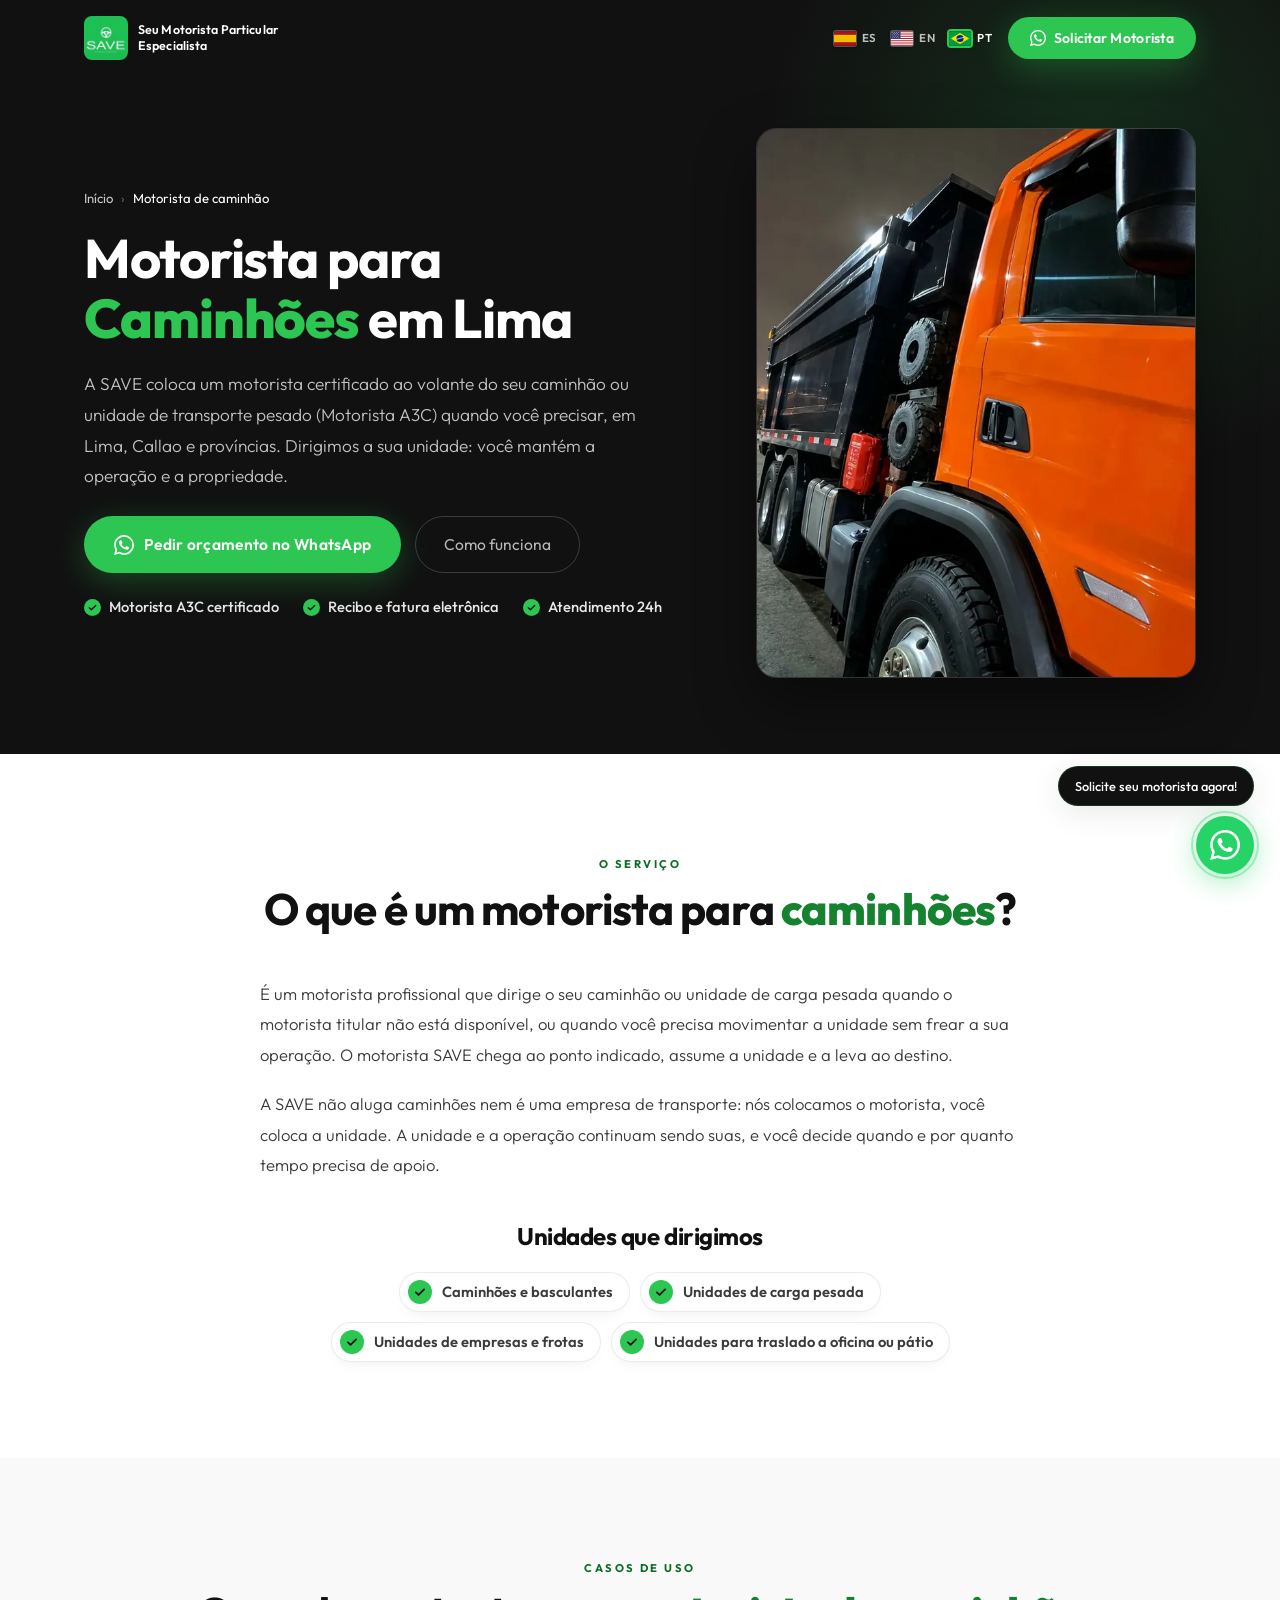
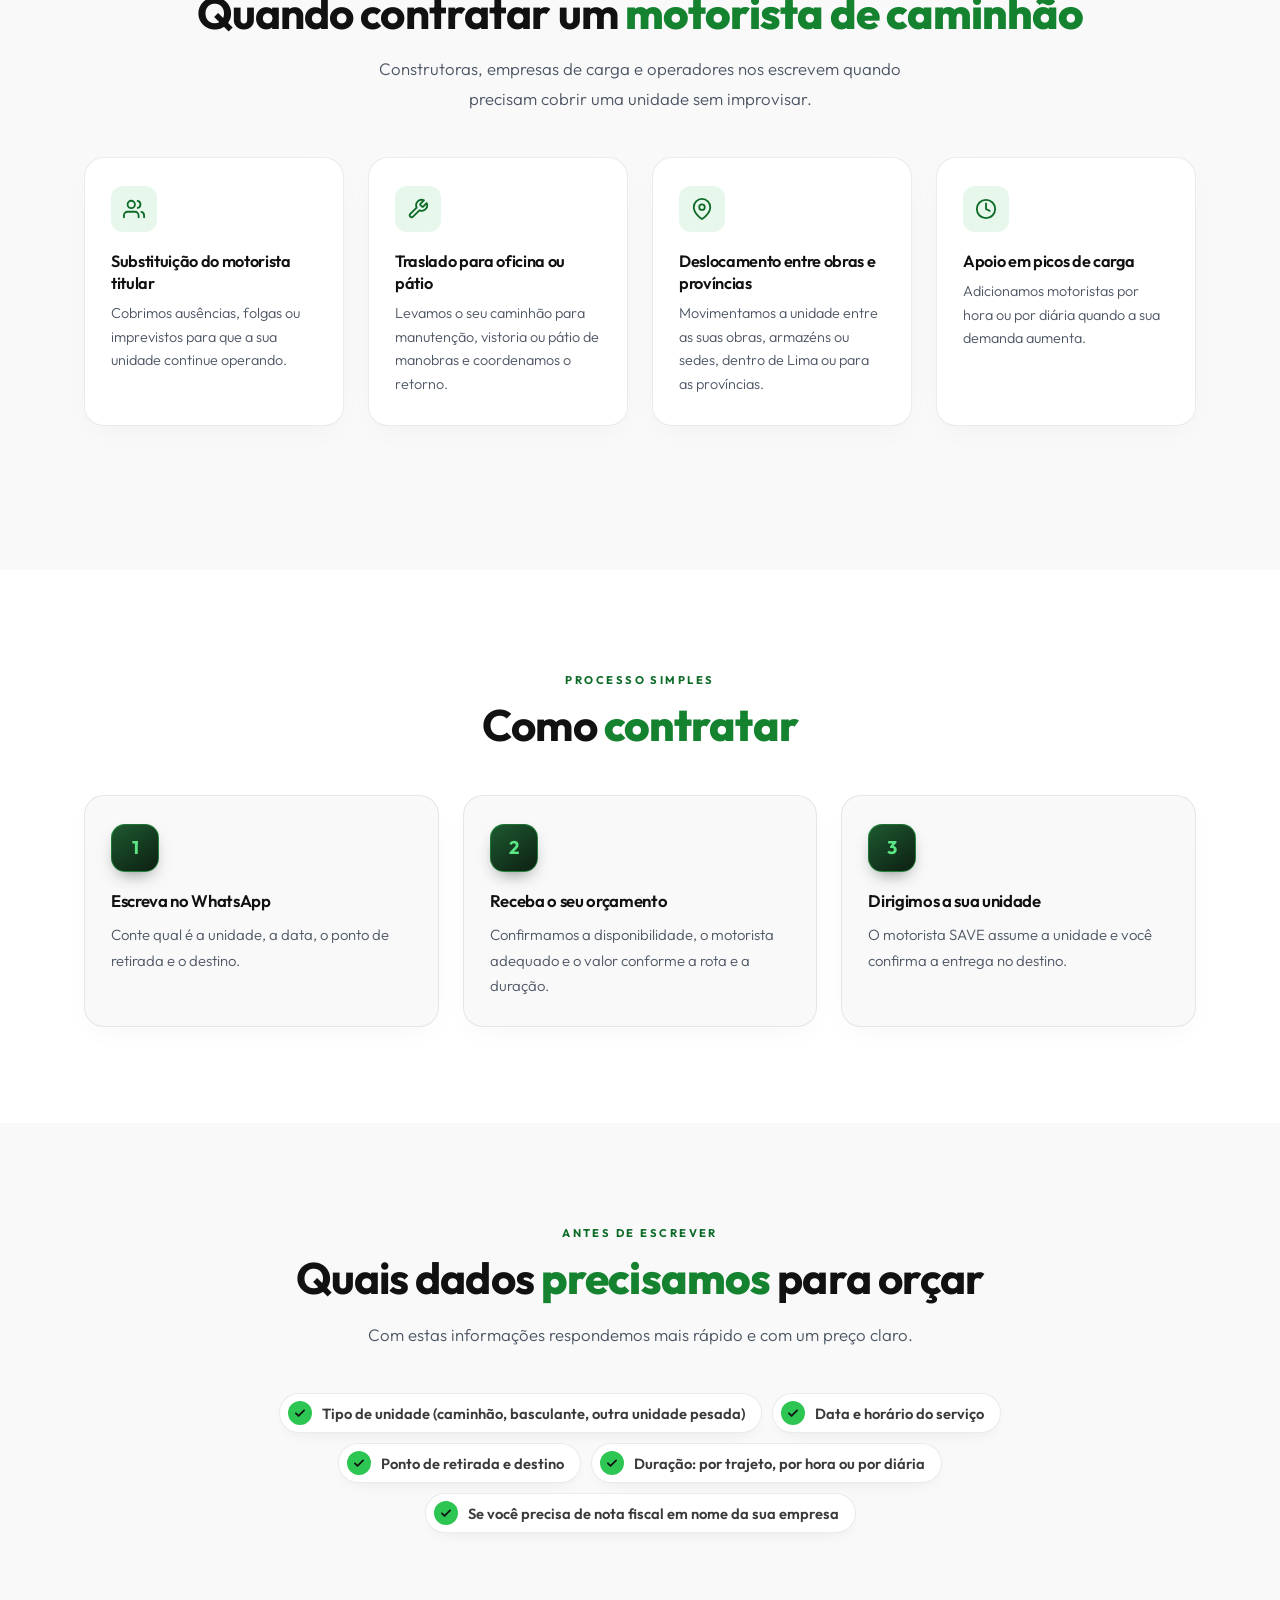
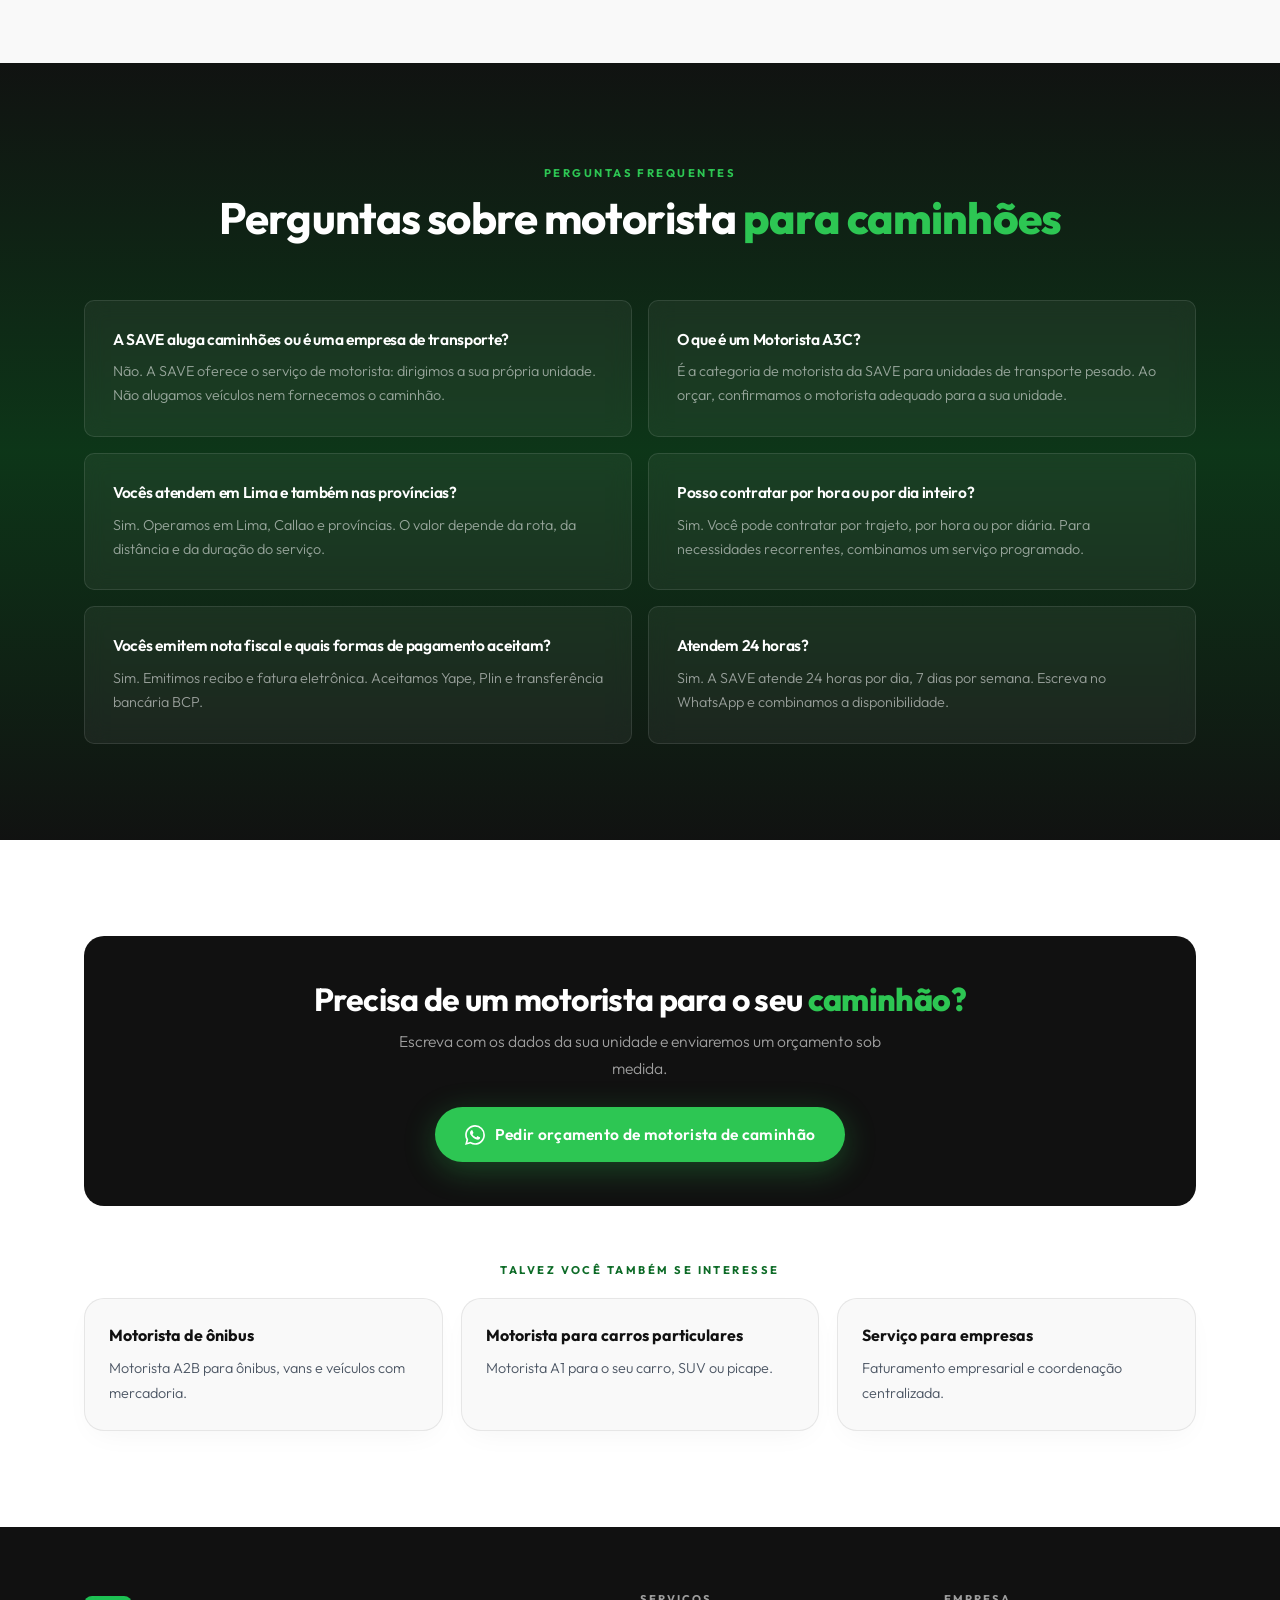
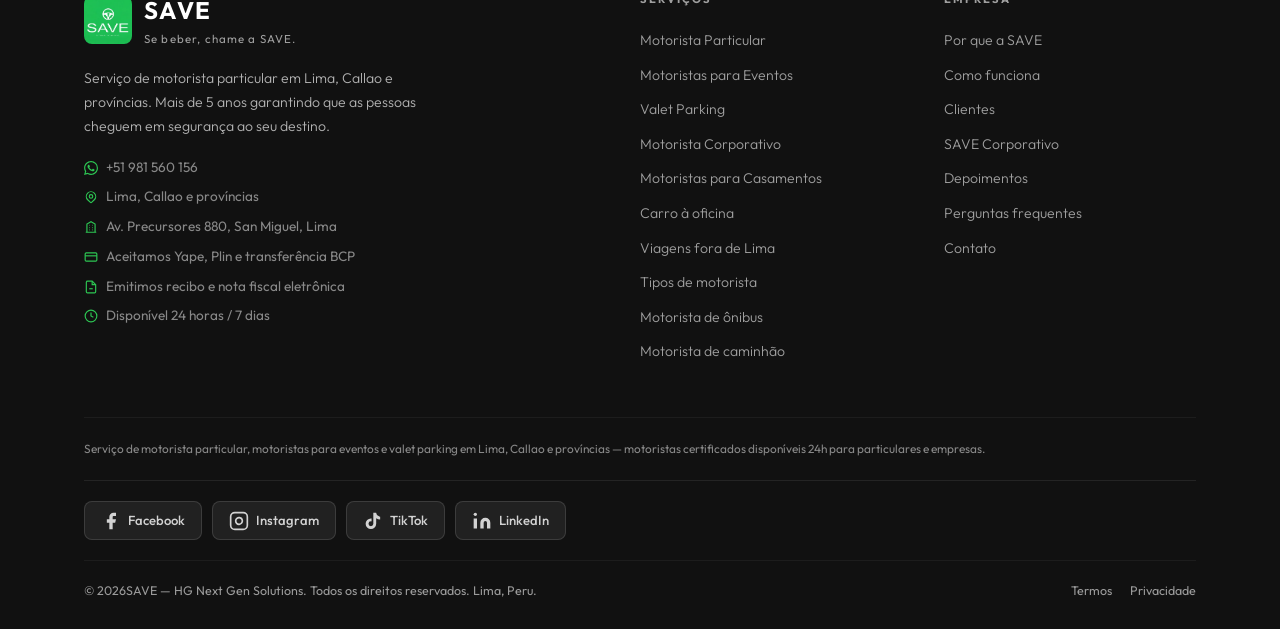
<file: motorista-caminhao.html>
<!DOCTYPE html>
<html lang="pt-BR">
<head>
  <meta charset="UTF-8" />
  <meta name="viewport" content="width=device-width, initial-scale=1.0" />
  <title>Motorista para Caminhões em Lima, Peru | SAVE</title>
  <meta name="description" content="Motorista A3C certificado para o seu caminhão ou unidade de carga pesada. Dirigimos a sua unidade em Lima, Callao e províncias, 24h. Peça orçamento no WhatsApp." />
  <meta name="robots" content="index, follow, max-image-preview:large" />
  <meta name="google-site-verification" content="8U-Eb5mYqt-9U6mN5gyjgRgYLU6bszNLMTOVDiZN3jU" />
  <link rel="icon" type="image/x-icon" href="/favicon.ico" />
  <link rel="icon" type="image/png" sizes="32x32" href="/favicon-32x32.png" />
  <link rel="icon" type="image/png" sizes="16x16" href="/favicon-16x16.png" />
  <link rel="apple-touch-icon" sizes="180x180" href="/apple-touch-icon.png" />
  <link rel="manifest" href="/site.webmanifest" />
  <link rel="canonical" href="https://tomasave.com/motorista-caminhao.html" />
  <link rel="alternate" hreflang="es-PE" href="https://tomasave.com/chofer-de-reemplazo-camiones.html" />
  <link rel="alternate" hreflang="es" href="https://tomasave.com/chofer-de-reemplazo-camiones.html" />
  <link rel="alternate" hreflang="en" href="https://tomasave.com/designated-driver-trucks.html" />
  <link rel="alternate" hreflang="pt" href="https://tomasave.com/motorista-caminhao.html" />
  <link rel="alternate" hreflang="x-default" href="https://tomasave.com/chofer-de-reemplazo-camiones.html" />
  <meta name="geo.region" content="PE-LIM" />
  <meta name="geo.placename" content="San Miguel, Lima, Perú" />
  <link rel="preload" as="image" href="/chofer-a3c.webp" fetchpriority="high" />
  <link rel="preload" as="image" href="/logo-save-nav.webp" />
  <!-- Meta Pixel (Facebook / Instagram Ads) -->
  <!-- REEMPLAZAR "TU_PIXEL_ID_AQUI" con tu ID real — business.facebook.com → Events Manager → Crear píxel -->
  <script>
    !function(f,b,e,v,n,t,s){if(f.fbq)return;n=f.fbq=function(){n.callMethod?
    n.callMethod.apply(n,arguments):n.queue.push(arguments)};if(!f._fbq)f._fbq=n;
    n.push=n;n.loaded=!0;n.version='2.0';n.queue=[];t=b.createElement(e);t.async=!0;
    t.src=v;s=b.getElementsByTagName(e)[0];s.parentNode.insertBefore(t,s)}(window,
    document,'script','https://connect.facebook.net/en_US/fbevents.js');
    // Al obtener el Pixel ID real, reemplazar la línea de abajo por: var SAVE_PIXEL_ID = '1234567890';
    var SAVE_PIXEL_ID = '';
    if (SAVE_PIXEL_ID) { fbq('init', SAVE_PIXEL_ID); fbq('track', 'PageView'); }
  </script>
  <!-- Al tener el Pixel ID, descomentar y reemplazar TU_PIXEL_ID:
  <noscript>
    <img height="1" width="1" style="display:none"
    src="https://www.facebook.com/tr?id=TU_PIXEL_ID&ev=PageView&noscript=1" alt=""/>
  </noscript>
  -->
  <!-- Fin Meta Pixel -->

  <!-- Google Analytics 4 (GA4) -->
  <script async src="https://www.googletagmanager.com/gtag/js?id=G-GT6MZ23KWT" defer></script>
  <script defer>
    window.dataLayer = window.dataLayer || [];
    function gtag(){dataLayer.push(arguments);}
    gtag('js', new Date());
    gtag('config', 'G-GT6MZ23KWT', {'send_page_view': true});
  </script>
  <!-- End Google Analytics 4 -->
  <meta property="og:type" content="website" />
  <meta property="og:url" content="https://tomasave.com/motorista-caminhao.html" />
  <meta property="og:title" content="Motorista para Caminhões em Lima, Peru | SAVE" />
  <meta property="og:description" content="Motorista A3C certificado para o seu caminhão ou unidade de carga pesada. Dirigimos a sua unidade em Lima, Callao e províncias, 24h. Peça orçamento no WhatsApp." />
  <meta property="og:image" content="https://tomasave.com/og-image.jpg" />
  <meta property="og:locale" content="pt_BR" />
  <meta property="og:site_name" content="SAVE" />
  <meta name="twitter:card" content="summary_large_image" />
  <meta name="twitter:title" content="Motorista para Caminhões em Lima, Peru | SAVE" />
  <meta name="twitter:description" content="Motorista A3C certificado para o seu caminhão ou unidade de carga pesada. Dirigimos a sua unidade em Lima, Callao e províncias, 24h. Peça orçamento no WhatsApp." />
  <meta name="twitter:image" content="https://tomasave.com/og-image.jpg" />
  <script type="application/ld+json">
  {
    "@context": "https://schema.org",
    "@type": "LocalBusiness",
    "@id": "https://tomasave.com/#business",
    "name": "SAVE — Chofer de Reemplazo Lima",
    "url": "https://tomasave.com",
    "telephone": "+51981560156",
    "image": [
      "https://tomasave.com/og-image.jpg",
      "https://tomasave.com/logo-save-hero.webp"
    ],
    "logo": "https://tomasave.com/logo-save-hero.webp",
    "address": {
      "@type": "PostalAddress",
      "streetAddress": "Av. Precursores 880",
      "addressLocality": "San Miguel",
      "addressRegion": "Lima",
      "postalCode": "15087",
      "addressCountry": "PE"
    },
    "geo": {
      "@type": "GeoCoordinates",
      "latitude": -12.0689567,
      "longitude": -77.0993315
    },
    "openingHoursSpecification": [
      {
        "@type": "OpeningHoursSpecification",
        "dayOfWeek": [
          "Monday",
          "Tuesday",
          "Wednesday",
          "Thursday",
          "Friday",
          "Saturday",
          "Sunday"
        ],
        "opens": "00:00",
        "closes": "23:59"
      }
    ]
  }
  </script>
  <script type="application/ld+json">
  {
    "@context": "https://schema.org",
    "@type": "Service",
    "@id": "https://tomasave.com/motorista-caminhao.html#service",
    "name": "Motorista para caminhões",
    "serviceType": "Motorista para caminhões e unidades de transporte pesado",
    "description": "Serviço de motorista certificado (Motorista A3C) para caminhões e unidades de transporte pesado em Lima, Callao e províncias. A SAVE dirige a unidade do cliente; não aluga veículos.",
    "provider": {
      "@id": "https://tomasave.com/#business"
    },
    "url": "https://tomasave.com/motorista-caminhao.html",
    "areaServed": [
      {
        "@type": "City",
        "name": "Lima"
      },
      {
        "@type": "City",
        "name": "Callao"
      },
      {
        "@type": "Country",
        "name": "Peru"
      }
    ],
    "availableChannel": {
      "@type": "ServiceChannel",
      "serviceUrl": "https://wa.me/51981560156"
    }
  }
  </script>
  <script type="application/ld+json">
  {
    "@context": "https://schema.org",
    "@type": "BreadcrumbList",
    "itemListElement": [
      {
        "@type": "ListItem",
        "position": 1,
        "name": "Início",
        "item": "https://tomasave.com/pt.html"
      },
      {
        "@type": "ListItem",
        "position": 2,
        "name": "Motorista de caminhão",
        "item": "https://tomasave.com/motorista-caminhao.html"
      }
    ]
  }
  </script>
  <script type="application/ld+json">
  {
    "@context": "https://schema.org",
    "@type": "FAQPage",
    "mainEntity": [
      {
        "@type": "Question",
        "name": "A SAVE aluga caminhões ou é uma empresa de transporte?",
        "acceptedAnswer": {
          "@type": "Answer",
          "text": "Não. A SAVE oferece o serviço de motorista: dirigimos a sua própria unidade. Não alugamos veículos nem fornecemos o caminhão."
        }
      },
      {
        "@type": "Question",
        "name": "O que é um Motorista A3C?",
        "acceptedAnswer": {
          "@type": "Answer",
          "text": "É a categoria de motorista da SAVE para unidades de transporte pesado. Ao orçar, confirmamos o motorista adequado para a sua unidade."
        }
      },
      {
        "@type": "Question",
        "name": "Vocês atendem em Lima e também nas províncias?",
        "acceptedAnswer": {
          "@type": "Answer",
          "text": "Sim. Operamos em Lima, Callao e províncias. O valor depende da rota, da distância e da duração do serviço."
        }
      },
      {
        "@type": "Question",
        "name": "Posso contratar por hora ou por dia inteiro?",
        "acceptedAnswer": {
          "@type": "Answer",
          "text": "Sim. Você pode contratar por trajeto, por hora ou por diária. Para necessidades recorrentes, combinamos um serviço programado."
        }
      },
      {
        "@type": "Question",
        "name": "Vocês emitem nota fiscal e quais formas de pagamento aceitam?",
        "acceptedAnswer": {
          "@type": "Answer",
          "text": "Sim. Emitimos recibo e fatura eletrônica. Aceitamos Yape, Plin e transferência bancária BCP."
        }
      },
      {
        "@type": "Question",
        "name": "Atendem 24 horas?",
        "acceptedAnswer": {
          "@type": "Answer",
          "text": "Sim. A SAVE atende 24 horas por dia, 7 dias por semana. Escreva no WhatsApp e combinamos a disponibilidade."
        }
      }
    ]
  }
  </script>

  <link rel="preconnect" href="https://fonts.googleapis.com" />
  <link rel="preconnect" href="https://fonts.gstatic.com" crossorigin />
  <link rel="preload" as="style" href="https://fonts.googleapis.com/css2?family=Outfit:wght@300..800&display=swap" />
  <link rel="stylesheet" href="https://fonts.googleapis.com/css2?family=Outfit:wght@300..800&display=swap" media="print" onload="this.media='all'" />
  <noscript><link rel="stylesheet" href="https://fonts.googleapis.com/css2?family=Outfit:wght@300..800&display=swap" /></noscript>
  <link rel="stylesheet" href="/site.css" />
  <style>
    /* ─── Páginas de servicio (buses / camiones) ─── */
    .sp-hero { background: var(--black); position: relative; overflow: hidden; padding: 128px 0 76px; }
    .sp-hero::before { content:''; position:absolute; top:-25%; right:-12%; width:680px; height:680px; border-radius:50%;
      background: radial-gradient(circle, rgba(45,198,83,.16) 0%, transparent 68%); pointer-events:none; }
    .sp-hero .container { position: relative; }
    .sp-hero-grid { display: grid; grid-template-columns: minmax(0,1.15fr) minmax(0,.85fr); gap: 56px; align-items: center; }
    .sp-crumbs ol { list-style:none; display:flex; flex-wrap:wrap; gap:6px 8px; padding:0; margin:0 0 20px; font-size:.82rem; color:rgba(255,255,255,.62); }
    .sp-crumbs li + li::before { content:'›'; margin-right:8px; color:rgba(255,255,255,.35); }
    .sp-crumbs a { color:rgba(255,255,255,.78); }
    .sp-crumbs a:hover, .sp-crumbs a:focus-visible { color:var(--green); }
    .sp-crumbs [aria-current] { color:#fff; }
    .sp-h1 { font-family:var(--font-display); font-size:clamp(2.1rem,5vw,3.7rem); font-weight:700; line-height:1.08; color:#fff; margin-bottom:20px; }
    .sp-h1 em { font-style:italic; color:var(--green); }
    .sp-lead { color:rgba(255,255,255,.74); font-size:1.08rem; line-height:1.78; max-width:580px; margin-bottom:24px; font-weight:300; }
    .sp-chips { list-style:none; display:flex; flex-wrap:wrap; gap:10px; padding:0; margin:0 0 30px; }
    .sp-chips li { font-size:.82rem; font-weight:600; letter-spacing:.04em; color:#fff; border:1px solid rgba(255,255,255,.2); border-radius:999px; padding:7px 14px; background:rgba(255,255,255,.05); }
    .sp-chips li:first-child { background:var(--green); border-color:var(--green); color:var(--black); }
    .sp-actions { display:flex; flex-wrap:wrap; gap:14px; }
    .sp-photo { position:relative; aspect-ratio:4/5; border-radius:var(--radius-lg); overflow:hidden; border:1px solid rgba(255,255,255,.14); max-width:440px; margin-left:auto; width:100%; box-shadow:0 24px 60px rgba(0,0,0,.45); }
    .sp-photo img { width:100%; height:100%; object-fit:cover; }
    .sp-section { padding: var(--section-py) 0; background: var(--white); }
    .sp-section.alt { background: var(--off-white); }
    .sp-head { text-align:center; margin-bottom:44px; }
    .sp-head .section-desc { margin:0 auto; }
    .sp-prose { max-width:760px; margin:0 auto; }
    .sp-prose p { font-size:1.04rem; line-height:1.85; color:var(--gray-dark); font-weight:300; margin-bottom:18px; }
    .sp-units { max-width:760px; margin:36px auto 0; }
    .sp-units h3 { font-family:var(--font-display); font-size:1.5rem; color:var(--black); margin-bottom:16px; text-align:center; }
    .sp-units .drivers-checks { margin:0 auto; }
    .sp-steps { list-style:none; display:grid; grid-template-columns:repeat(3,minmax(0,1fr)); gap:24px; padding:0; counter-reset:step; }
    .sp-steps li { background:var(--off-white); border:1px solid var(--gray-mid); border-radius:var(--radius-lg); padding:32px 26px; counter-increment:step; }
    .sp-steps li::before { content:counter(step); display:flex; align-items:center; justify-content:center; width:44px; height:44px; border-radius:50%; background:var(--green); color:var(--black); font-weight:700; margin-bottom:16px; }
    .sp-steps h3 { font-size:1.05rem; font-weight:600; color:var(--black); margin-bottom:8px; }
    .sp-steps p { font-size:.93rem; color:var(--gray-text); line-height:1.7; font-weight:300; }
    .sp-need { max-width:820px; margin:0 auto; }
    .sp-related { list-style:none; display:grid; grid-template-columns:repeat(3,minmax(0,1fr)); gap:18px; margin-top:44px; padding:0; }
    .sp-related a { display:block; height:100%; background:var(--off-white); border:1px solid var(--gray-mid); border-radius:var(--radius-lg); padding:22px 22px 24px; transition:var(--transition); }
    .sp-related a:hover, .sp-related a:focus-visible { border-color:rgba(45,198,83,.5); box-shadow:var(--shadow-card); transform:translateY(-3px); }
    .sp-related strong { display:block; font-size:1rem; color:var(--black); margin-bottom:6px; }
    .sp-related span { font-size:.9rem; color:var(--gray-text); font-weight:300; line-height:1.6; }
    .sp-related-label { text-align:center; margin-top:56px; }
    @media (max-width:1024px) { .sp-hero-grid { gap:36px; } .sp-steps { gap:16px; } }
    @media (max-width:820px) {
      .sp-hero { padding:112px 0 56px; }
      .sp-hero-grid { grid-template-columns:1fr; }
      .sp-photo { margin:8px auto 0; max-width:360px; aspect-ratio:4/4.4; }
      .sp-steps, .sp-related { grid-template-columns:1fr; }
    }
    @media (max-width:480px) { .sp-actions .btn-wa, .sp-actions .btn-outline { width:100%; justify-content:center; } .sp-head { margin-bottom:32px; } }
    @media (prefers-reduced-motion:reduce) { .sp-related a { transition:none; } .sp-related a:hover { transform:none; } }
    /* Refinamiento páginas de servicio */
    .sp-h1 em { font-style: normal; font-weight: 800; }
    @media (max-width: 640px) { .sp-steps p, .sp-prose p, .sp-related span { font-size: 1rem; line-height: 1.65; } }
    .sp-h1 { font-size: clamp(2.1rem, 4.6vw, 3.4rem); line-height: 1.1; }
    .sp-section .corporate-card { background: var(--white); border: 1px solid rgba(0,0,0,.08); border-radius: 20px; padding: 28px 26px; box-shadow: 0 10px 30px -10px rgba(0,0,0,.05); }
    .sp-section .corporate-card:hover { box-shadow: 0 18px 40px -14px rgba(0,0,0,.14); border-color: rgba(45,198,83,.45); }
    .sp-steps li { border: 1px solid rgba(0,0,0,.08); box-shadow: 0 10px 30px -10px rgba(0,0,0,.05); padding: 28px 26px; }
    .sp-steps li::before { width: 48px; height: 48px; border-radius: 14px; font-size: 1.15rem; color: #5BE584;
      background: linear-gradient(145deg, #1d5a30 0%, #0D1F12 100%); border: 1px solid rgba(45,198,83,.45); box-shadow: 0 8px 18px -8px rgba(13,31,18,.6); }
    .sp-related a { border: 1px solid rgba(0,0,0,.08); box-shadow: 0 10px 30px -10px rgba(0,0,0,.05); padding: 24px; }


  </style>
</head>
<body>

  <!-- WHATSAPP FLOAT -->
  <div class="wa-float">
    <div class="wa-tooltip">Solicite seu motorista agora!</div>
    <a href="https://wa.me/51981560156?text=Ol%C3%A1!%20Quero%20pedir%20um%20or%C3%A7amento%20de%20motorista%20SAVE%20%28Motorista%20A3C%29%20para%20uma%20unidade%20de%20transporte%20pesado."
       target="_blank" rel="noopener noreferrer"
       class="wa-btn-float"
       data-event="whatsapp_click" data-origen="flotante"
       aria-label="Pedir orçamento no WhatsApp">
      <svg viewBox="0 0 24 24" fill="currentColor"><path d="M17.472 14.382c-.297-.149-1.758-.867-2.03-.967-.273-.099-.471-.148-.67.15-.197.297-.767.966-.94 1.164-.173.199-.347.223-.644.075-.297-.15-1.255-.463-2.39-1.475-.883-.788-1.48-1.761-1.653-2.059-.173-.297-.018-.458.13-.606.134-.133.298-.347.446-.52.149-.174.198-.298.298-.497.099-.198.05-.371-.025-.52-.075-.149-.669-1.612-.916-2.207-.242-.579-.487-.5-.669-.51-.173-.008-.371-.01-.57-.01-.198 0-.52.074-.792.372-.272.297-1.04 1.016-1.04 2.479 0 1.462 1.065 2.875 1.213 3.074.149.198 2.096 3.2 5.077 4.487.709.306 1.262.489 1.694.625.712.227 1.36.195 1.871.118.571-.085 1.758-.719 2.006-1.413.248-.694.248-1.289.173-1.413-.074-.124-.272-.198-.57-.347m-5.421 7.403h-.004a9.87 9.87 0 01-5.031-1.378l-.361-.214-3.741.982.998-3.648-.235-.374a9.86 9.86 0 01-1.51-5.26c.001-5.45 4.436-9.884 9.888-9.884 2.64 0 5.122 1.03 6.988 2.898a9.825 9.825 0 012.893 6.994c-.003 5.45-4.437 9.884-9.885 9.884m8.413-18.297A11.815 11.815 0 0012.05 0C5.495 0 .16 5.335.157 11.892c0 2.096.547 4.142 1.588 5.945L.057 24l6.305-1.654a11.882 11.882 0 005.683 1.448h.005c6.554 0 11.89-5.335 11.893-11.893a11.821 11.821 0 00-3.48-8.413z"/></svg>
      <span class="wa-btn-label">Pedir orçamento no WhatsApp</span>
    </a>
  </div>

  <!-- NAVBAR -->
  <header role="banner">
    <nav class="navbar" id="navbar" aria-label="Navegação principal">
      <div class="container navbar-inner">
        <a href="/pt.html" class="nav-logo" aria-label="SAVE — Início (Español)">
          <img src="/logo-save-nav.webp" alt="SAVE Motorista Particular Lima" width="44" height="44" loading="eager" fetchpriority="high" decoding="async">
          <span class="nav-logo-text" style="font-family:'Outfit',sans-serif;font-size:0.78rem;font-weight:600;letter-spacing:0.01em;line-height:1.25;max-width:160px;">Seu Motorista Particular Especialista</span>
        </a>
        <div class="lang-switch" role="group" aria-label="Idioma">
          <a href="/chofer-de-reemplazo-camiones.html" class="lang-item" hreflang="es" lang="es" title="Versión en español"><svg class="flag" viewBox="0 0 24 16" width="24" height="16" aria-hidden="true" focusable="false"><rect width="24" height="16" fill="#AA151B"/><rect y="4" width="24" height="8" fill="#F1BF00"/></svg><span class="lang-code">ES</span></a>
          <a href="/designated-driver-trucks.html" class="lang-item" hreflang="en" lang="en" title="English version"><svg class="flag" viewBox="0 0 24 16" width="24" height="16" aria-hidden="true" focusable="false"><rect width="24" height="16" fill="#fff"/><path fill="#B22234" d="M0 0h24v1.23H0zM0 2.46h24v1.23H0zM0 4.92h24v1.23H0zM0 7.38h24v1.23H0zM0 9.85h24v1.23H0zM0 12.31h24v1.23H0zM0 14.77h24V16H0z"/><rect width="10.4" height="8.62" fill="#3C3B6E"/><g fill="#fff"><circle cx="1.9" cy="1.30" r=".42"/><circle cx="3.9" cy="1.30" r=".42"/><circle cx="5.9" cy="1.30" r=".42"/><circle cx="7.9" cy="1.30" r=".42"/><circle cx="2.9" cy="2.65" r=".42"/><circle cx="4.9" cy="2.65" r=".42"/><circle cx="6.9" cy="2.65" r=".42"/><circle cx="1.9" cy="4.00" r=".42"/><circle cx="3.9" cy="4.00" r=".42"/><circle cx="5.9" cy="4.00" r=".42"/><circle cx="7.9" cy="4.00" r=".42"/><circle cx="2.9" cy="5.35" r=".42"/><circle cx="4.9" cy="5.35" r=".42"/><circle cx="6.9" cy="5.35" r=".42"/><circle cx="1.9" cy="6.70" r=".42"/><circle cx="3.9" cy="6.70" r=".42"/><circle cx="5.9" cy="6.70" r=".42"/><circle cx="7.9" cy="6.70" r=".42"/></g></svg><span class="lang-code">EN</span></a>
          <span class="lang-item is-current" lang="pt" aria-current="true" title="Português"><svg class="flag" viewBox="0 0 24 16" width="24" height="16" aria-hidden="true" focusable="false"><rect width="24" height="16" fill="#009C3B"/><path fill="#FFDF00" d="M12 1.9 22 8 12 14.1 2 8z"/><circle cx="12" cy="8" r="3.9" fill="#002776"/><path d="M8.3 8.9Q12 7.5 15.8 6.9" stroke="#fff" stroke-width=".75" fill="none" stroke-linecap="round"/></svg><span class="lang-code">PT</span></span>
        </div>
        <a href="https://wa.me/51981560156?text=Ol%C3%A1!%20Quero%20pedir%20um%20or%C3%A7amento%20de%20motorista%20SAVE%20%28Motorista%20A3C%29%20para%20uma%20unidade%20de%20transporte%20pesado."
           target="_blank" rel="noopener noreferrer"
           class="nav-cta"
           data-event="whatsapp_click" data-origen="navbar">
          <svg viewBox="0 0 24 24" fill="currentColor"><path d="M17.472 14.382c-.297-.149-1.758-.867-2.03-.967-.273-.099-.471-.148-.67.15-.197.297-.767.966-.94 1.164-.173.199-.347.223-.644.075-.297-.15-1.255-.463-2.39-1.475-.883-.788-1.48-1.761-1.653-2.059-.173-.297-.018-.458.13-.606.134-.133.298-.347.446-.52.149-.174.198-.298.298-.497.099-.198.05-.371-.025-.52-.075-.149-.669-1.612-.916-2.207-.242-.579-.487-.5-.669-.51-.173-.008-.371-.01-.57-.01-.198 0-.52.074-.792.372-.272.297-1.04 1.016-1.04 2.479 0 1.462 1.065 2.875 1.213 3.074.149.198 2.096 3.2 5.077 4.487.709.306 1.262.489 1.694.625.712.227 1.36.195 1.871.118.571-.085 1.758-.719 2.006-1.413.248-.694.248-1.289.173-1.413-.074-.124-.272-.198-.57-.347m-5.421 7.403h-.004a9.87 9.87 0 01-5.031-1.378l-.361-.214-3.741.982.998-3.648-.235-.374a9.86 9.86 0 01-1.51-5.26c.001-5.45 4.436-9.884 9.888-9.884 2.64 0 5.122 1.03 6.988 2.898a9.825 9.825 0 012.893 6.994c-.003 5.45-4.437 9.884-9.885 9.884m8.413-18.297A11.815 11.815 0 0012.05 0C5.495 0 .16 5.335.157 11.892c0 2.096.547 4.142 1.588 5.945L.057 24l6.305-1.654a11.882 11.882 0 005.683 1.448h.005c6.554 0 11.89-5.335 11.893-11.893a11.821 11.821 0 00-3.48-8.413z"/></svg>
          <span>Solicitar Motorista</span>
        </a>
      </div>
    </nav>
  </header>

  <main>
    <section class="sp-hero" aria-labelledby="sp-h1">
      <div class="container">
        <div class="sp-hero-grid">
          <div>
            <nav class="sp-crumbs" aria-label="Caminho de navegação">
              <ol>
                <li><a href="/pt.html">Início</a></li>
                <li><span aria-current="page">Motorista de caminhão</span></li>
              </ol>
            </nav>
            <h1 class="sp-h1" id="sp-h1">Motorista para <em>Caminhões</em> em Lima</h1>
            <p class="sp-lead">A SAVE coloca um motorista certificado ao volante do seu caminhão ou unidade de transporte pesado (Motorista A3C) quando você precisar, em Lima, Callao e províncias. Dirigimos a sua unidade: você mantém a operação e a propriedade.</p>
            <div class="sp-actions">
              <a href="https://wa.me/51981560156?text=Ol%C3%A1!%20Quero%20pedir%20um%20or%C3%A7amento%20de%20motorista%20SAVE%20%28Motorista%20A3C%29%20para%20uma%20unidade%20de%20transporte%20pesado." target="_blank" rel="noopener noreferrer" class="btn-wa" data-event="whatsapp_click" data-origen="truck_hero"><svg width="20" height="20" aria-hidden="true" viewBox="0 0 24 24" fill="currentColor"><path d="M17.472 14.382c-.297-.149-1.758-.867-2.03-.967-.273-.099-.471-.148-.67.15-.197.297-.767.966-.94 1.164-.173.199-.347.223-.644.075-.297-.15-1.255-.463-2.39-1.475-.883-.788-1.48-1.761-1.653-2.059-.173-.297-.018-.458.13-.606.134-.133.298-.347.446-.52.149-.174.198-.298.298-.497.099-.198.05-.371-.025-.52-.075-.149-.669-1.612-.916-2.207-.242-.579-.487-.5-.669-.51-.173-.008-.371-.01-.57-.01-.198 0-.52.074-.792.372-.272.297-1.04 1.016-1.04 2.479 0 1.462 1.065 2.875 1.213 3.074.149.198 2.096 3.2 5.077 4.487.709.306 1.262.489 1.694.625.712.227 1.36.195 1.871.118.571-.085 1.758-.719 2.006-1.413.248-.694.248-1.289.173-1.413-.074-.124-.272-.198-.57-.347m-5.421 7.403h-.004a9.87 9.87 0 01-5.031-1.378l-.361-.214-3.741.982.998-3.648-.235-.374a9.86 9.86 0 01-1.51-5.26c.001-5.45 4.436-9.884 9.888-9.884 2.64 0 5.122 1.03 6.988 2.898a9.825 9.825 0 012.893 6.994c-.003 5.45-4.437 9.884-9.885 9.884m8.413-18.297A11.815 11.815 0 0012.05 0C5.495 0 .16 5.335.157 11.892c0 2.096.547 4.142 1.588 5.945L.057 24l6.305-1.654a11.882 11.882 0 005.683 1.448h.005c6.554 0 11.89-5.335 11.893-11.893a11.821 11.821 0 00-3.48-8.413z"/></svg>Pedir orçamento no WhatsApp</a>
              <a href="#como" class="btn-outline">Como funciona</a>
            </div>
            <ul class="hero-trust"><li><svg viewBox="0 0 24 24" fill="none" stroke="currentColor" stroke-width="3" stroke-linecap="round" stroke-linejoin="round" aria-hidden="true" focusable="false"><path d="M5 12.5l4.5 4.5L19 7.5"/></svg><span>Motorista A3C certificado</span></li><li><svg viewBox="0 0 24 24" fill="none" stroke="currentColor" stroke-width="3" stroke-linecap="round" stroke-linejoin="round" aria-hidden="true" focusable="false"><path d="M5 12.5l4.5 4.5L19 7.5"/></svg><span>Recibo e fatura eletrônica</span></li><li><svg viewBox="0 0 24 24" fill="none" stroke="currentColor" stroke-width="3" stroke-linecap="round" stroke-linejoin="round" aria-hidden="true" focusable="false"><path d="M5 12.5l4.5 4.5L19 7.5"/></svg><span>Atendimento 24h</span></li></ul>
          </div>
          <div class="sp-photo">
            <img src="/chofer-a3c.webp" alt="Caminhão basculante pronto para ser dirigido por um Motorista A3C da SAVE, motorista para caminhões em Lima" width="640" height="800" loading="eager" fetchpriority="high" decoding="async">
          </div>
        </div>
      </div>
    </section>

    <section class="sp-section" id="servicio" aria-labelledby="what-h2">
      <div class="container">
        <div class="sp-head reveal">
          <span class="section-label">O serviço</span>
          <h2 class="section-title" id="what-h2">O que é um motorista para <em>caminhões</em>?</h2>
        </div>
        <div class="sp-prose reveal">
          <p>É um motorista profissional que dirige o seu caminhão ou unidade de carga pesada quando o motorista titular não está disponível, ou quando você precisa movimentar a unidade sem frear a sua operação. O motorista SAVE chega ao ponto indicado, assume a unidade e a leva ao destino.</p>
          <p>A SAVE não aluga caminhões nem é uma empresa de transporte: nós colocamos o motorista, você coloca a unidade. A unidade e a operação continuam sendo suas, e você decide quando e por quanto tempo precisa de apoio.</p>
        </div>
        <div class="sp-units reveal">
          <h3>Unidades que dirigimos</h3>
          <ul class="drivers-checks">
          <li><span class="drivers-check-ico"><svg viewBox="0 0 24 24" fill="none" stroke="currentColor" stroke-width="3" stroke-linecap="round" stroke-linejoin="round" aria-hidden="true" focusable="false"><path d="M5 12.5l4.5 4.5L19 7.5"/></svg></span><span>Caminhões e basculantes</span></li>
          <li><span class="drivers-check-ico"><svg viewBox="0 0 24 24" fill="none" stroke="currentColor" stroke-width="3" stroke-linecap="round" stroke-linejoin="round" aria-hidden="true" focusable="false"><path d="M5 12.5l4.5 4.5L19 7.5"/></svg></span><span>Unidades de carga pesada</span></li>
          <li><span class="drivers-check-ico"><svg viewBox="0 0 24 24" fill="none" stroke="currentColor" stroke-width="3" stroke-linecap="round" stroke-linejoin="round" aria-hidden="true" focusable="false"><path d="M5 12.5l4.5 4.5L19 7.5"/></svg></span><span>Unidades de empresas e frotas</span></li>
          <li><span class="drivers-check-ico"><svg viewBox="0 0 24 24" fill="none" stroke="currentColor" stroke-width="3" stroke-linecap="round" stroke-linejoin="round" aria-hidden="true" focusable="false"><path d="M5 12.5l4.5 4.5L19 7.5"/></svg></span><span>Unidades para traslado a oficina ou pátio</span></li>
          </ul>
        </div>
      </div>
    </section>

    <section class="sp-section alt" id="casos" aria-labelledby="cases-h2">
      <div class="container">
        <div class="sp-head reveal">
          <span class="section-label">Casos de uso</span>
          <h2 class="section-title" id="cases-h2">Quando contratar um <em>motorista de caminhão</em></h2>
          <p class="section-desc">Construtoras, empresas de carga e operadores nos escrevem quando precisam cobrir uma unidade sem improvisar.</p>
        </div>
        <div class="corporate-grid">
          <article class="corporate-card reveal reveal-delay-1">
            <div class="corporate-icon" aria-hidden="true"><svg viewBox="0 0 24 24" fill="none" stroke="currentColor" stroke-width="2" stroke-linecap="round" stroke-linejoin="round"><path d="M17 21v-2a4 4 0 0 0-4-4H5a4 4 0 0 0-4 4v2"/><circle cx="9" cy="7" r="4"/><path d="M23 21v-2a4 4 0 0 0-3-3.87"/><path d="M16 3.13a4 4 0 0 1 0 7.75"/></svg></div>
            <h3>Substituição do motorista titular</h3>
            <p>Cobrimos ausências, folgas ou imprevistos para que a sua unidade continue operando.</p>
          </article>
          <article class="corporate-card reveal reveal-delay-2">
            <div class="corporate-icon" aria-hidden="true"><svg viewBox="0 0 24 24" fill="none" stroke="currentColor" stroke-width="2" stroke-linecap="round" stroke-linejoin="round"><path d="M14.7 6.3a1 1 0 0 0 0 1.4l1.6 1.6a1 1 0 0 0 1.4 0l3.77-3.77a6 6 0 0 1-7.94 7.94l-6.91 6.91a2.12 2.12 0 0 1-3-3l6.91-6.91a6 6 0 0 1 7.94-7.94l-3.76 3.76z"/></svg></div>
            <h3>Traslado para oficina ou pátio</h3>
            <p>Levamos o seu caminhão para manutenção, vistoria ou pátio de manobras e coordenamos o retorno.</p>
          </article>
          <article class="corporate-card reveal reveal-delay-3">
            <div class="corporate-icon" aria-hidden="true"><svg viewBox="0 0 24 24" fill="none" stroke="currentColor" stroke-width="2" stroke-linecap="round" stroke-linejoin="round"><path d="M21 10c0 7-9 13-9 13s-9-6-9-13a9 9 0 0 1 18 0z"/><circle cx="12" cy="10" r="3"/></svg></div>
            <h3>Deslocamento entre obras e províncias</h3>
            <p>Movimentamos a unidade entre as suas obras, armazéns ou sedes, dentro de Lima ou para as províncias.</p>
          </article>
          <article class="corporate-card reveal reveal-delay-4">
            <div class="corporate-icon" aria-hidden="true"><svg viewBox="0 0 24 24" fill="none" stroke="currentColor" stroke-width="2" stroke-linecap="round" stroke-linejoin="round"><circle cx="12" cy="12" r="10"/><polyline points="12 6 12 12 16 14"/></svg></div>
            <h3>Apoio em picos de carga</h3>
            <p>Adicionamos motoristas por hora ou por diária quando a sua demanda aumenta.</p>
          </article>
        </div>
      </div>
    </section>

    <section class="sp-section" id="como" aria-labelledby="steps-h2">
      <div class="container">
        <div class="sp-head reveal">
          <span class="section-label">Processo simples</span>
          <h2 class="section-title" id="steps-h2">Como <em>contratar</em></h2>
        </div>
        <ol class="sp-steps">
          <li class="reveal reveal-delay-1"><h3>Escreva no WhatsApp</h3><p>Conte qual é a unidade, a data, o ponto de retirada e o destino.</p></li>
          <li class="reveal reveal-delay-2"><h3>Receba o seu orçamento</h3><p>Confirmamos a disponibilidade, o motorista adequado e o valor conforme a rota e a duração.</p></li>
          <li class="reveal reveal-delay-3"><h3>Dirigimos a sua unidade</h3><p>O motorista SAVE assume a unidade e você confirma a entrega no destino.</p></li>
        </ol>
      </div>
    </section>

    <section class="sp-section alt" id="datos" aria-labelledby="need-h2">
      <div class="container">
        <div class="sp-head reveal">
          <span class="section-label">Antes de escrever</span>
          <h2 class="section-title" id="need-h2">Quais dados <em>precisamos</em> para orçar</h2>
          <p class="section-desc">Com estas informações respondemos mais rápido e com um preço claro.</p>
        </div>
        <div class="sp-need reveal">
          <ul class="drivers-checks">
          <li><span class="drivers-check-ico"><svg viewBox="0 0 24 24" fill="none" stroke="currentColor" stroke-width="3" stroke-linecap="round" stroke-linejoin="round" aria-hidden="true" focusable="false"><path d="M5 12.5l4.5 4.5L19 7.5"/></svg></span><span>Tipo de unidade (caminhão, basculante, outra unidade pesada)</span></li>
          <li><span class="drivers-check-ico"><svg viewBox="0 0 24 24" fill="none" stroke="currentColor" stroke-width="3" stroke-linecap="round" stroke-linejoin="round" aria-hidden="true" focusable="false"><path d="M5 12.5l4.5 4.5L19 7.5"/></svg></span><span>Data e horário do serviço</span></li>
          <li><span class="drivers-check-ico"><svg viewBox="0 0 24 24" fill="none" stroke="currentColor" stroke-width="3" stroke-linecap="round" stroke-linejoin="round" aria-hidden="true" focusable="false"><path d="M5 12.5l4.5 4.5L19 7.5"/></svg></span><span>Ponto de retirada e destino</span></li>
          <li><span class="drivers-check-ico"><svg viewBox="0 0 24 24" fill="none" stroke="currentColor" stroke-width="3" stroke-linecap="round" stroke-linejoin="round" aria-hidden="true" focusable="false"><path d="M5 12.5l4.5 4.5L19 7.5"/></svg></span><span>Duração: por trajeto, por hora ou por diária</span></li>
          <li><span class="drivers-check-ico"><svg viewBox="0 0 24 24" fill="none" stroke="currentColor" stroke-width="3" stroke-linecap="round" stroke-linejoin="round" aria-hidden="true" focusable="false"><path d="M5 12.5l4.5 4.5L19 7.5"/></svg></span><span>Se você precisa de nota fiscal em nome da sua empresa</span></li>
          </ul>
        </div>
      </div>
    </section>

    <section class="faq" id="preguntas" aria-labelledby="faq-heading" style="background-color:#0D1F12;">
      <div class="container">
        <div class="faq-header reveal">
          <span class="section-label">Perguntas frequentes</span>
          <h2 class="section-title" id="faq-heading">Perguntas sobre motorista <em>para caminhões</em></h2>
        </div>
        <div class="faq-grid">
          <article class="faq-item reveal reveal-delay-1">
            <h3>A SAVE aluga caminhões ou é uma empresa de transporte?</h3>
            <p>Não. A SAVE oferece o serviço de motorista: dirigimos a sua própria unidade. Não alugamos veículos nem fornecemos o caminhão.</p>
          </article>
          <article class="faq-item reveal reveal-delay-2">
            <h3>O que é um Motorista A3C?</h3>
            <p>É a categoria de motorista da SAVE para unidades de transporte pesado. Ao orçar, confirmamos o motorista adequado para a sua unidade.</p>
          </article>
          <article class="faq-item reveal reveal-delay-3">
            <h3>Vocês atendem em Lima e também nas províncias?</h3>
            <p>Sim. Operamos em Lima, Callao e províncias. O valor depende da rota, da distância e da duração do serviço.</p>
          </article>
          <article class="faq-item reveal reveal-delay-1">
            <h3>Posso contratar por hora ou por dia inteiro?</h3>
            <p>Sim. Você pode contratar por trajeto, por hora ou por diária. Para necessidades recorrentes, combinamos um serviço programado.</p>
          </article>
          <article class="faq-item reveal reveal-delay-2">
            <h3>Vocês emitem nota fiscal e quais formas de pagamento aceitam?</h3>
            <p>Sim. Emitimos recibo e fatura eletrônica. Aceitamos Yape, Plin e transferência bancária BCP.</p>
          </article>
          <article class="faq-item reveal reveal-delay-3">
            <h3>Atendem 24 horas?</h3>
            <p>Sim. A SAVE atende 24 horas por dia, 7 dias por semana. Escreva no WhatsApp e combinamos a disponibilidade.</p>
          </article>
        </div>
      </div>
    </section>

    <section class="sp-section" id="contacto" aria-labelledby="cta-h3">
      <div class="container">
        <div class="corporate-cta reveal">
          <h3 id="cta-h3">Precisa de um motorista para o seu <em>caminhão?</em></h3>
          <p>Escreva com os dados da sua unidade e enviaremos um orçamento sob medida.</p>
          <a href="https://wa.me/51981560156?text=Ol%C3%A1!%20Quero%20pedir%20um%20or%C3%A7amento%20de%20motorista%20SAVE%20%28Motorista%20A3C%29%20para%20uma%20unidade%20de%20transporte%20pesado." target="_blank" rel="noopener noreferrer" class="btn-wa" data-event="whatsapp_click" data-origen="truck_cotizar"><svg width="20" height="20" aria-hidden="true" viewBox="0 0 24 24" fill="currentColor"><path d="M17.472 14.382c-.297-.149-1.758-.867-2.03-.967-.273-.099-.471-.148-.67.15-.197.297-.767.966-.94 1.164-.173.199-.347.223-.644.075-.297-.15-1.255-.463-2.39-1.475-.883-.788-1.48-1.761-1.653-2.059-.173-.297-.018-.458.13-.606.134-.133.298-.347.446-.52.149-.174.198-.298.298-.497.099-.198.05-.371-.025-.52-.075-.149-.669-1.612-.916-2.207-.242-.579-.487-.5-.669-.51-.173-.008-.371-.01-.57-.01-.198 0-.52.074-.792.372-.272.297-1.04 1.016-1.04 2.479 0 1.462 1.065 2.875 1.213 3.074.149.198 2.096 3.2 5.077 4.487.709.306 1.262.489 1.694.625.712.227 1.36.195 1.871.118.571-.085 1.758-.719 2.006-1.413.248-.694.248-1.289.173-1.413-.074-.124-.272-.198-.57-.347m-5.421 7.403h-.004a9.87 9.87 0 01-5.031-1.378l-.361-.214-3.741.982.998-3.648-.235-.374a9.86 9.86 0 01-1.51-5.26c.001-5.45 4.436-9.884 9.888-9.884 2.64 0 5.122 1.03 6.988 2.898a9.825 9.825 0 012.893 6.994c-.003 5.45-4.437 9.884-9.885 9.884m8.413-18.297A11.815 11.815 0 0012.05 0C5.495 0 .16 5.335.157 11.892c0 2.096.547 4.142 1.588 5.945L.057 24l6.305-1.654a11.882 11.882 0 005.683 1.448h.005c6.554 0 11.89-5.335 11.893-11.893a11.821 11.821 0 00-3.48-8.413z"/></svg>Pedir orçamento de motorista de caminhão</a>
        </div>
        <p class="section-label sp-related-label" style="display:block">Talvez você também se interesse</p>
        <ul class="sp-related" style="margin-top:18px">
          <li><a href="/motorista-onibus.html"><strong>Motorista de ônibus</strong><span>Motorista A2B para ônibus, vans e veículos com mercadoria.</span></a></li>
          <li><a href="/pt.html#tipos-de-chofer"><strong>Motorista para carros particulares</strong><span>Motorista A1 para o seu carro, SUV ou picape.</span></a></li>
          <li><a href="/pt.html#corporativo"><strong>Serviço para empresas</strong><span>Faturamento empresarial e coordenação centralizada.</span></a></li>
        </ul>
      </div>
    </section>
  </main>

  <footer class="footer" role="contentinfo">
    <div class="container">
      <div class="footer-grid">
        <div>
          <div class="footer-brand">
            <img src="/logo-save-footer.webp" alt="SAVE Motorista Particular Lima" width="48" height="48" loading="lazy" decoding="async">
            <div>
              <div class="footer-brand-name">SAVE</div>
              <div class="footer-tagline">Se beber, chame a SAVE.</div>
            </div>
          </div>
          <p class="footer-about">Serviço de motorista particular em Lima, Callao e províncias. Mais de 5 anos garantindo que as pessoas cheguem em segurança ao seu destino.</p>
          <div class="footer-contact">
            <div class="footer-contact-item">
              <svg viewBox="0 0 24 24" fill="currentColor"><path d="M17.472 14.382c-.297-.149-1.758-.867-2.03-.967-.273-.099-.471-.148-.67.15-.197.297-.767.966-.94 1.164-.173.199-.347.223-.644.075-.297-.15-1.255-.463-2.39-1.475-.883-.788-1.48-1.761-1.653-2.059-.173-.297-.018-.458.13-.606.134-.133.298-.347.446-.52.149-.174.198-.298.298-.497.099-.198.05-.371-.025-.52-.075-.149-.669-1.612-.916-2.207-.242-.579-.487-.5-.669-.51-.173-.008-.371-.01-.57-.01-.198 0-.52.074-.792.372-.272.297-1.04 1.016-1.04 2.479 0 1.462 1.065 2.875 1.213 3.074.149.198 2.096 3.2 5.077 4.487.709.306 1.262.489 1.694.625.712.227 1.36.195 1.871.118.571-.085 1.758-.719 2.006-1.413.248-.694.248-1.289.173-1.413-.074-.124-.272-.198-.57-.347m-5.421 7.403h-.004a9.87 9.87 0 01-5.031-1.378l-.361-.214-3.741.982.998-3.648-.235-.374a9.86 9.86 0 01-1.51-5.26c.001-5.45 4.436-9.884 9.888-9.884 2.64 0 5.122 1.03 6.988 2.898a9.825 9.825 0 012.893 6.994c-.003 5.45-4.437 9.884-9.885 9.884m8.413-18.297A11.815 11.815 0 0012.05 0C5.495 0 .16 5.335.157 11.892c0 2.096.547 4.142 1.588 5.945L.057 24l6.305-1.654a11.882 11.882 0 005.683 1.448h.005c6.554 0 11.89-5.335 11.893-11.893a11.821 11.821 0 00-3.48-8.413z"/></svg>
              <a href="https://wa.me/51981560156?text=Ol%C3%A1!%20Quero%20pedir%20um%20or%C3%A7amento%20de%20motorista%20SAVE%20%28Motorista%20A3C%29%20para%20uma%20unidade%20de%20transporte%20pesado." target="_blank" rel="noopener" data-event="whatsapp_click" data-origen="footer">+51 981 560 156</a>
            </div>
            <div class="footer-contact-item">
              <svg viewBox="0 0 24 24" fill="none" stroke="currentColor" stroke-width="2"><path d="M17.657 16.657L13.414 20.9a2 2 0 01-2.827 0l-4.244-4.243a8 8 0 1111.314 0z"/><path d="M15 11a3 3 0 11-6 0 3 3 0 016 0z"/></svg>Lima, Callao e províncias</div>
            <div class="footer-contact-item">
              <svg viewBox="0 0 24 24" fill="none" stroke="currentColor" stroke-width="2"><path d="M3 21h18M5 21V7l7-4 7 4v14M9 9h1m4 0h1M9 13h1m4 0h1M9 17h1m4 0h1"/></svg>
              <a href="https://www.google.com/maps/place/SAVE+-+Chofer+de+Reemplazo+Lima/@-12.0689567,-77.0993315,17z" target="_blank" rel="noopener">Av. Precursores 880, San Miguel, Lima</a>
            </div>
            <div class="footer-contact-item">
              <svg viewBox="0 0 24 24" fill="none" stroke="currentColor" stroke-width="2"><rect x="2" y="5" width="20" height="14" rx="2"/><line x1="2" y1="10" x2="22" y2="10"/></svg>Aceitamos Yape, Plin e transferência BCP</div>
            <div class="footer-contact-item">
              <svg viewBox="0 0 24 24" fill="none" stroke="currentColor" stroke-width="2"><path d="M14 2H6a2 2 0 0 0-2 2v16a2 2 0 0 0 2 2h12a2 2 0 0 0 2-2V8z"/><polyline points="14 2 14 8 20 8"/><line x1="9" y1="15" x2="15" y2="15"/></svg>Emitimos recibo e nota fiscal eletrônica</div>
            <div class="footer-contact-item">
              <svg viewBox="0 0 24 24" fill="none" stroke="currentColor" stroke-width="2"><circle cx="12" cy="12" r="10"/><polyline points="12,6 12,12 16,14"/></svg>Disponível 24 horas / 7 dias</div>
          </div>
        </div>
        <div class="footer-col">
          <h4>Serviços</h4>
          <ul class="footer-links">
            <li><a href="/pt.html#servicios">Motorista Particular</a></li>
            <li><a href="/pt.html#servicios">Motoristas para Eventos</a></li>
            <li><a href="/pt.html#servicios">Valet Parking</a></li>
            <li><a href="/pt.html#servicios">Motorista Corporativo</a></li>
            <li><a href="/pt.html#servicios">Motoristas para Casamentos</a></li>
            <li><a href="/pt.html#servicios">Carro à oficina</a></li>
            <li><a href="/pt.html#servicios">Viagens fora de Lima</a></li>
            <li><a href="/pt.html#tipos-de-chofer">Tipos de motorista</a></li>
            <li><a href="/motorista-onibus.html">Motorista de ônibus</a></li>
            <li><a href="/motorista-caminhao.html">Motorista de caminhão</a></li>
          </ul>
        </div>
        <div class="footer-col">
          <h4>Empresa</h4>
          <ul class="footer-links">
            <li><a href="/pt.html#beneficios">Por que a SAVE</a></li>
            <li><a href="/pt.html#como-funciona">Como funciona</a></li>
            <li><a href="/pt.html#clientes">Clientes</a></li>
            <li><a href="/pt.html#corporativo">SAVE Corporativo</a></li>
            <li><a href="/pt.html#testimonios">Depoimentos</a></li>
            <li><a href="/pt.html#preguntas">Perguntas frequentes</a></li>
            <li><a href="/pt.html#contacto">Contato</a></li>
          </ul>
        </div>
      </div>
      <div class="footer-seo">
        <p>Serviço de motorista particular, motoristas para eventos e valet parking em Lima, Callao e províncias — motoristas certificados disponíveis 24h para particulares e empresas.</p>
      </div>
      <div class="footer-social">
        <div class="social-row">
          <a href="https://www.facebook.com/savechoferesdereemplazo" target="_blank" rel="noopener noreferrer" aria-label="Facebook SAVE" class="social-btn" data-event="facebook_click">
            <svg viewBox="0 0 24 24" fill="currentColor" width="20" height="20"><path d="M18 2h-3a5 5 0 00-5 5v3H7v4h3v8h4v-8h3l1-4h-4V7a1 1 0 011-1h3z"/></svg>
            Facebook
          </a>
          <a href="https://www.instagram.com/savechoferesdereemplazo" target="_blank" rel="noopener noreferrer" aria-label="Instagram SAVE" class="social-btn" data-event="instagram_click">
            <svg viewBox="0 0 24 24" fill="none" stroke="currentColor" stroke-width="2" width="20" height="20"><rect x="2" y="2" width="20" height="20" rx="5" ry="5"/><path d="M16 11.37A4 4 0 1112.63 8 4 4 0 0116 11.37z"/><line x1="17.5" y1="6.5" x2="17.51" y2="6.5"/></svg>
            Instagram
          </a>
          <a href="https://www.tiktok.com/@sitomastomasave" target="_blank" rel="noopener noreferrer" aria-label="TikTok SAVE" class="social-btn" data-event="tiktok_click">
            <svg viewBox="0 0 24 24" fill="currentColor" width="20" height="20"><path d="M19.59 6.69a4.83 4.83 0 01-3.77-4.25V2h-3.45v13.67a2.89 2.89 0 01-2.88 2.5 2.89 2.89 0 01-2.89-2.89 2.89 2.89 0 012.89-2.89c.28 0 .54.04.79.1V9.01a6.27 6.27 0 00-.79-.05 6.34 6.34 0 00-6.34 6.34 6.34 6.34 0 006.34 6.34 6.34 6.34 0 006.33-6.34V8.69a8.16 8.16 0 004.77 1.52V6.76a4.85 4.85 0 01-1-.07z"/></svg>
            TikTok
          </a>
        </div>
        <div class="social-row social-row--center">
          <a href="https://www.linkedin.com/in/marco-marav%C3%AD-a9a475402/" target="_blank" rel="noopener noreferrer" aria-label="LinkedIn SAVE" class="social-btn">
            <svg viewBox="0 0 24 24" fill="currentColor" width="20" height="20"><path d="M16 8a6 6 0 016 6v7h-4v-7a2 2 0 00-2-2 2 2 0 00-2 2v7h-4v-7a6 6 0 016-6zM2 9h4v12H2z"/><circle cx="4" cy="4" r="2"/></svg>
            LinkedIn
          </a>
        </div>
      </div>
      <div class="footer-bottom">
        <p class="footer-copy">© <span id="footer-year"></span>SAVE — HG Next Gen Solutions. Todos os direitos reservados. Lima, Peru.</p>
        <nav class="footer-legal"><a href="#">Termos</a><a href="#">Privacidade</a></nav>
      </div>
    </div>
  </footer>

  <script>
    const yearEl = document.getElementById('footer-year');
    if(yearEl) yearEl.textContent = new Date().getFullYear();
    const nb = document.getElementById('navbar');
    window.addEventListener('scroll', () => nb.classList.toggle('scrolled', scrollY > 40), {passive:true});
    nb.classList.toggle('scrolled', scrollY > 40);
    const obs = new IntersectionObserver(entries => {
      entries.forEach(e => { if(e.isIntersecting) { e.target.classList.add('visible'); obs.unobserve(e.target); } });
    }, {threshold:0.1, rootMargin:'0px 0px -40px 0px'});
    document.querySelectorAll('.reveal').forEach(r => obs.observe(r));
    document.querySelectorAll('[data-event="whatsapp_click"]').forEach(b => {
      b.addEventListener('click', () => {
        const origen = b.getAttribute('data-origen') || 'general';
        if(typeof gtag!=='undefined') gtag('event','whatsapp_click',{event_category:'conversion', origen: origen});
        if(typeof fbq!=='undefined') { fbq('track','Contact',{origen:origen}); fbq('track','Lead',{origen:origen}); }
      });
    });
    ['facebook_click','instagram_click','tiktok_click'].forEach(ev => {
      document.querySelectorAll('[data-event="'+ev+'"]').forEach(b => {
        b.addEventListener('click', () => {
          if(typeof gtag!=='undefined') gtag('event', ev, {event_category:'redes_sociales'});
          if(typeof fbq!=='undefined') fbq('trackCustom','SocialClick',{platform:ev});
        });
      });
    });
    const tt = document.querySelector('.wa-tooltip');
    if(tt) setTimeout(() => { tt.style.transition='opacity .5s'; tt.style.opacity='0'; setTimeout(()=>tt.remove(),500); }, 5000);
  </script>
</body>
</html>
</file>
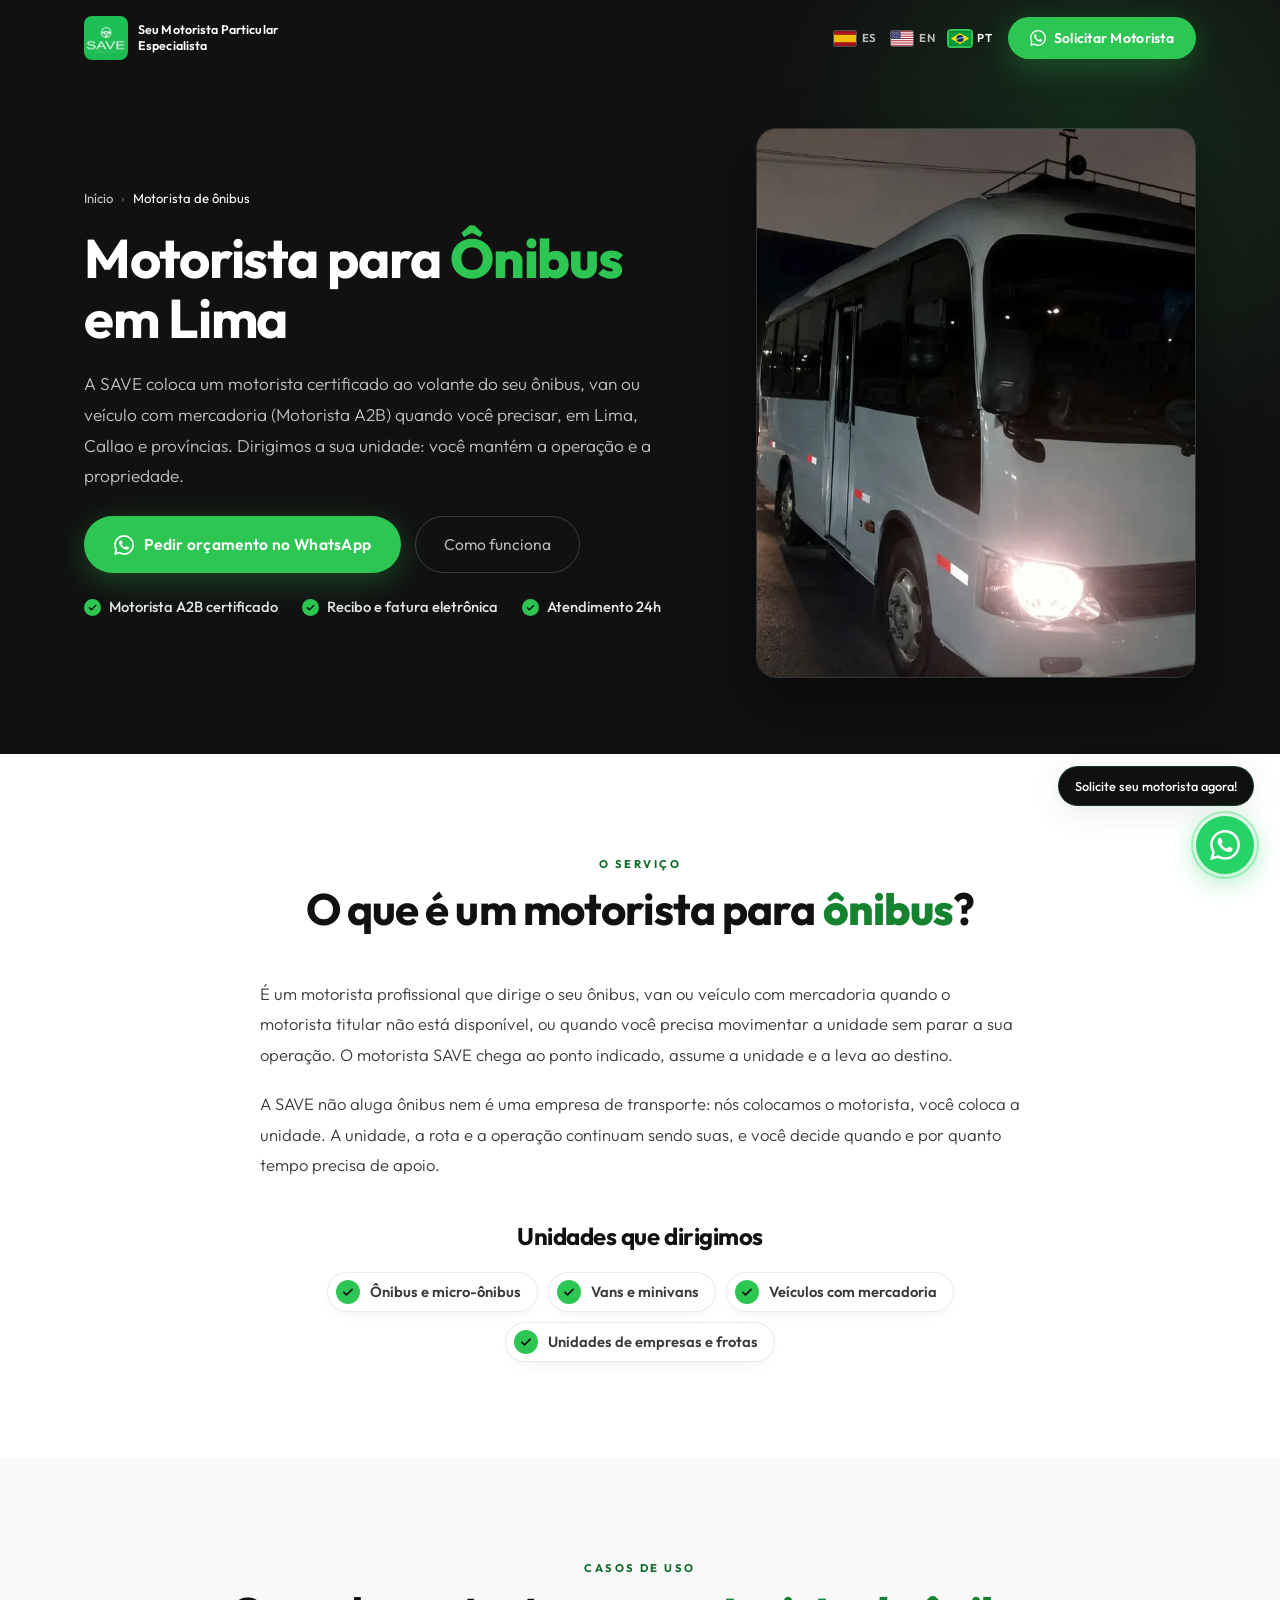
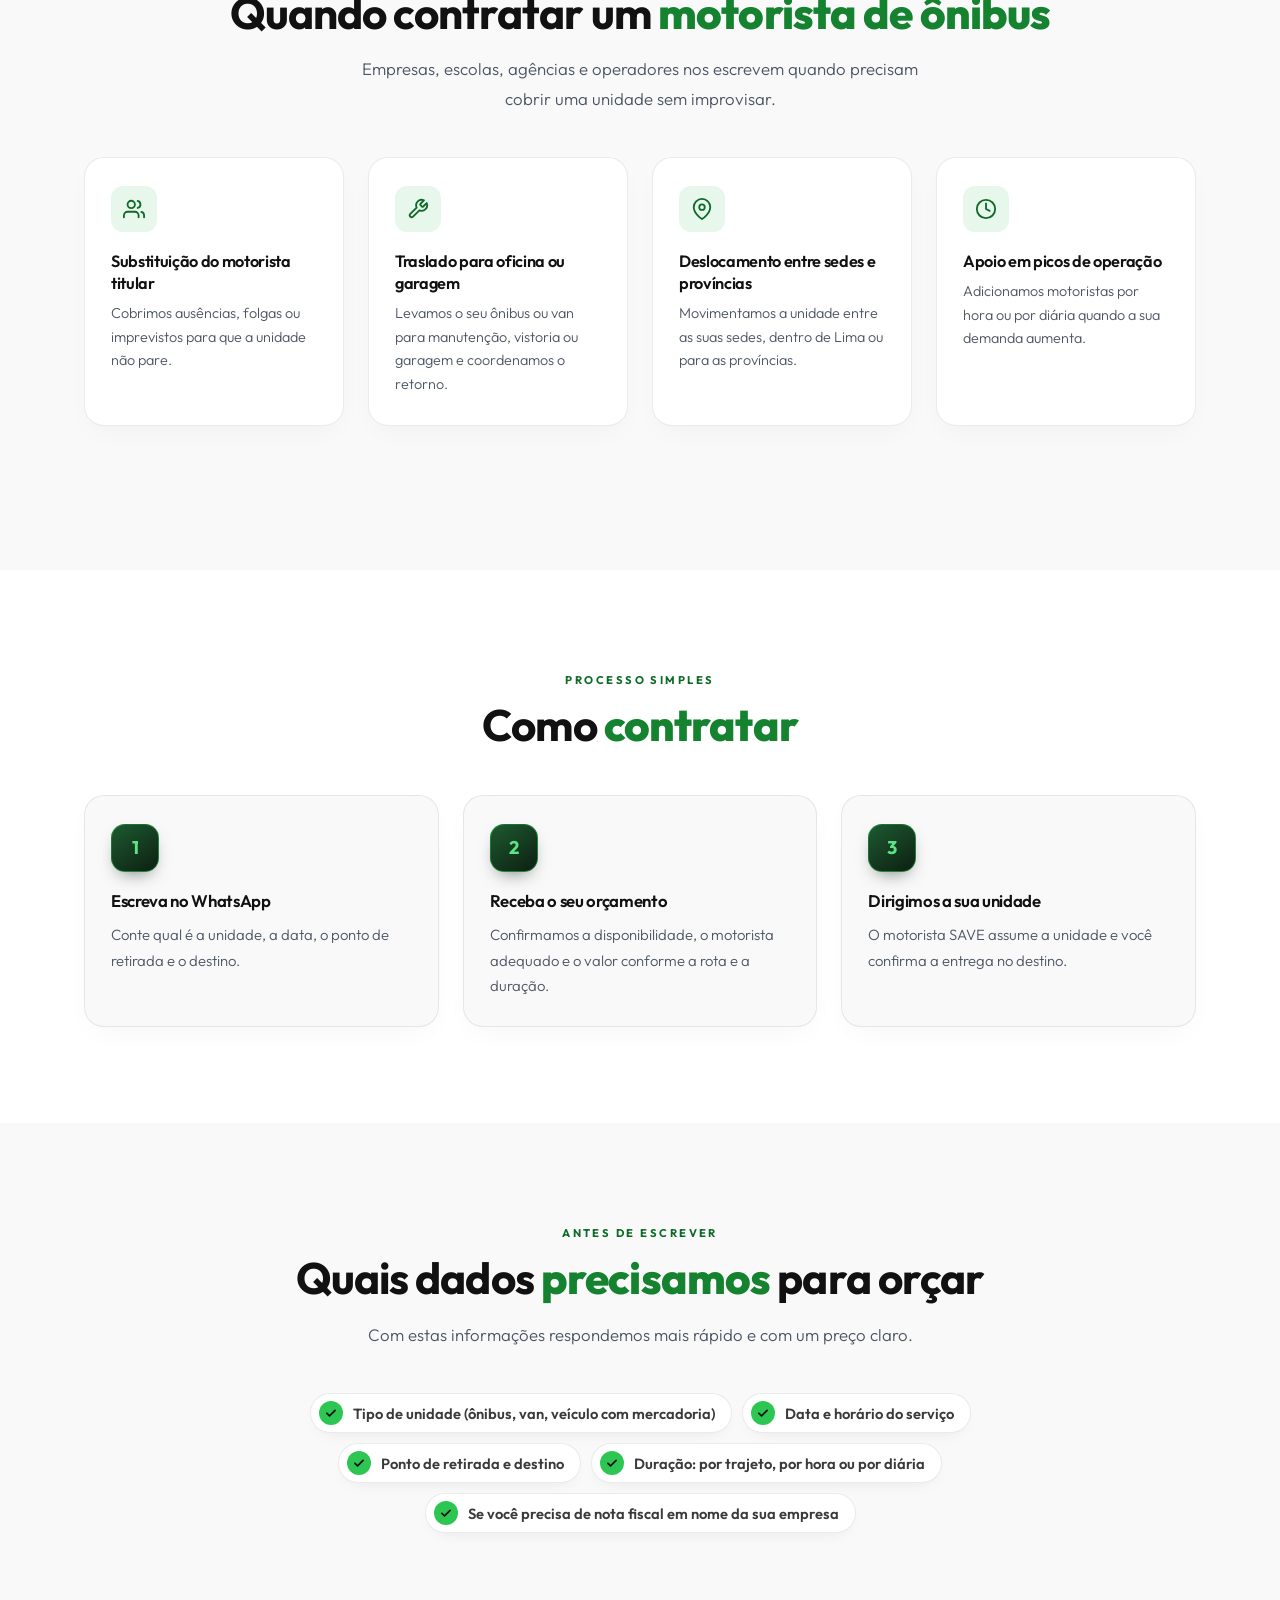
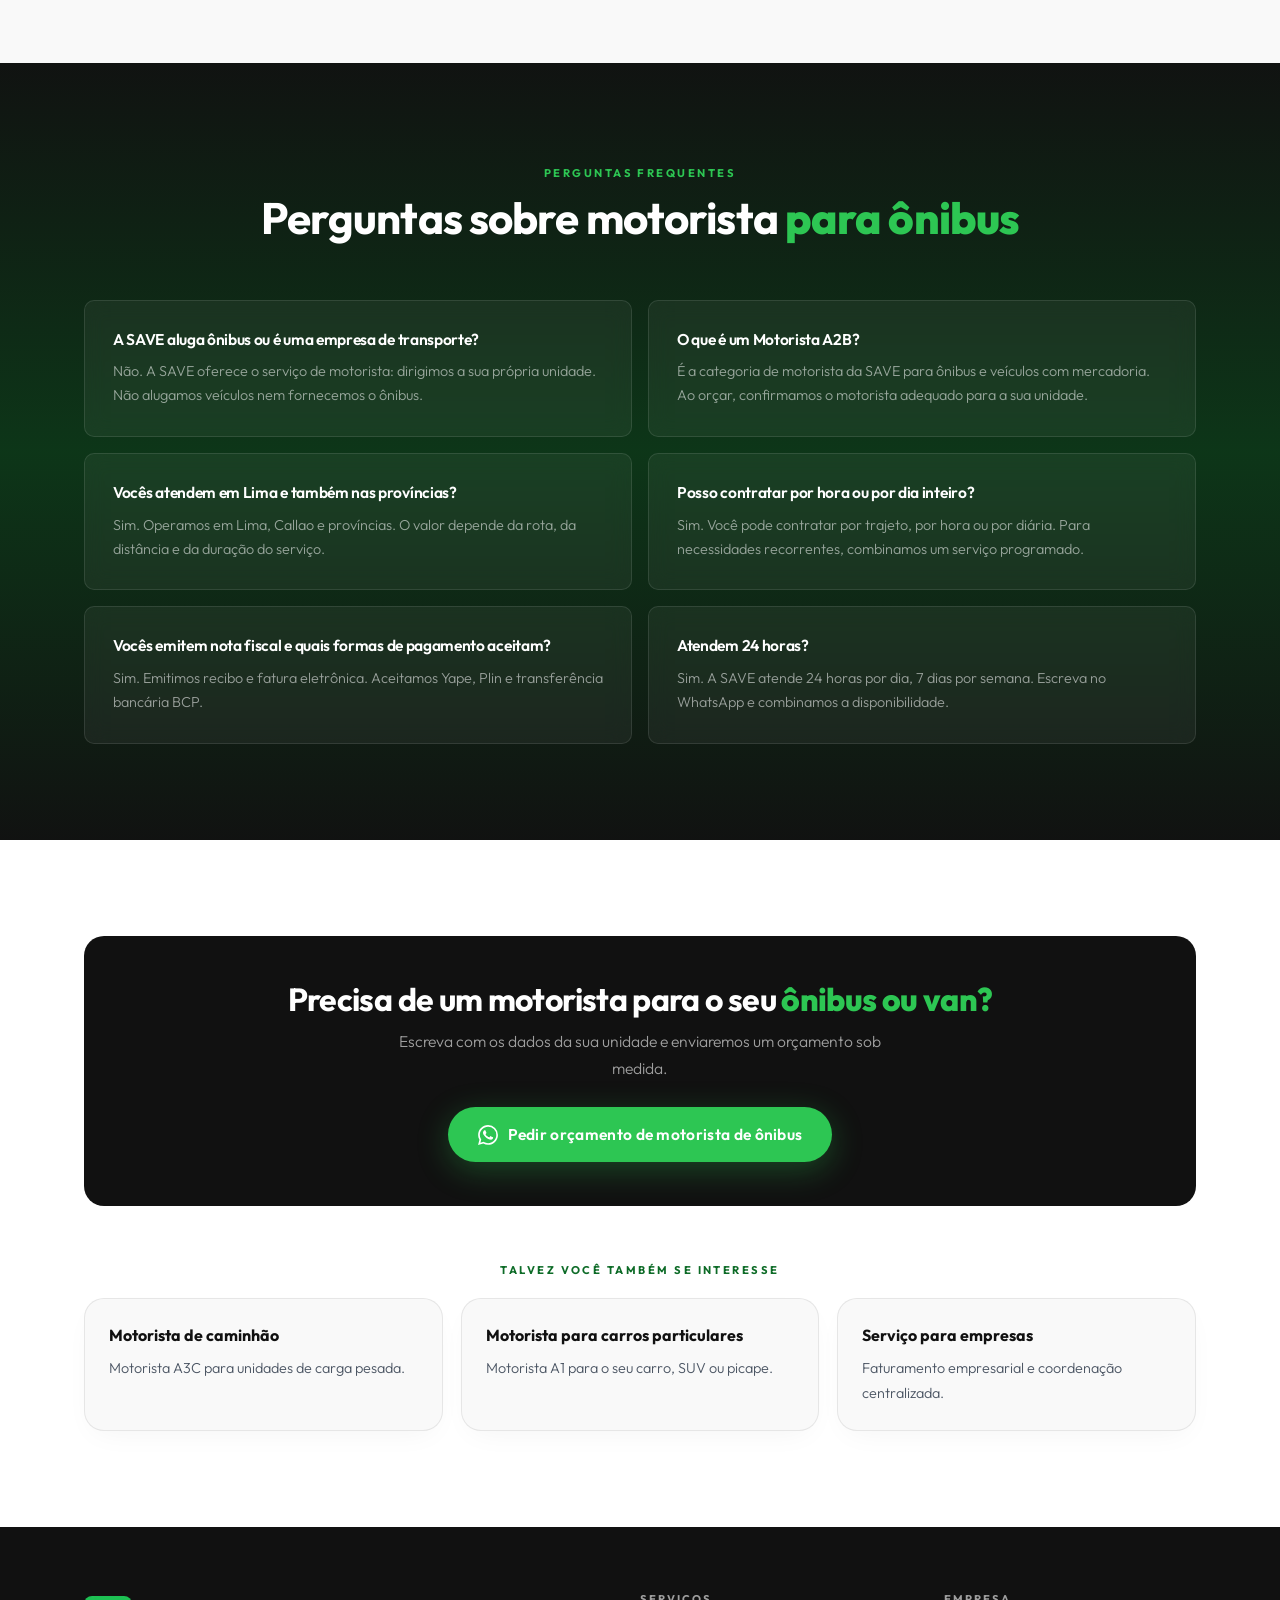
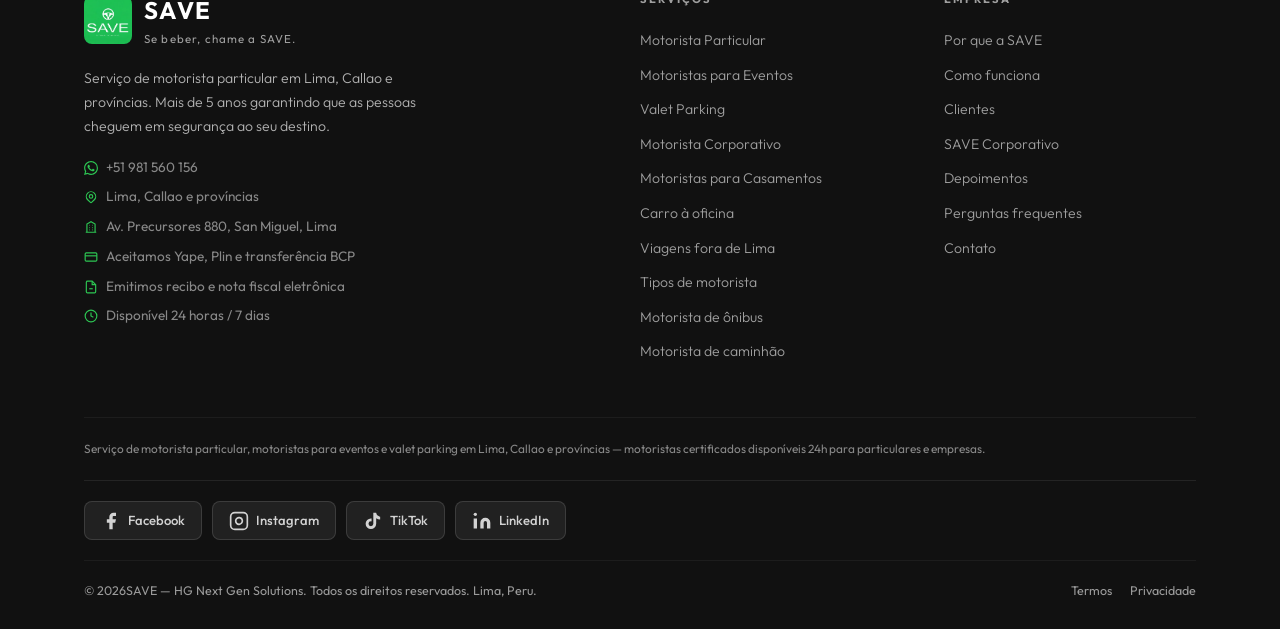
<file: motorista-onibus.html>
<!DOCTYPE html>
<html lang="pt-BR">
<head>
  <meta charset="UTF-8" />
  <meta name="viewport" content="width=device-width, initial-scale=1.0" />
  <title>Motorista para Ônibus em Lima, Peru | SAVE</title>
  <meta name="description" content="Motorista A2B certificado para seu ônibus, van ou veículo com mercadoria. Dirigimos sua unidade em Lima, Callao e províncias, 24h. Peça orçamento no WhatsApp." />
  <meta name="robots" content="index, follow, max-image-preview:large" />
  <meta name="google-site-verification" content="8U-Eb5mYqt-9U6mN5gyjgRgYLU6bszNLMTOVDiZN3jU" />
  <link rel="icon" type="image/x-icon" href="/favicon.ico" />
  <link rel="icon" type="image/png" sizes="32x32" href="/favicon-32x32.png" />
  <link rel="icon" type="image/png" sizes="16x16" href="/favicon-16x16.png" />
  <link rel="apple-touch-icon" sizes="180x180" href="/apple-touch-icon.png" />
  <link rel="manifest" href="/site.webmanifest" />
  <link rel="canonical" href="https://tomasave.com/motorista-onibus.html" />
  <link rel="alternate" hreflang="es-PE" href="https://tomasave.com/chofer-de-reemplazo-buses.html" />
  <link rel="alternate" hreflang="es" href="https://tomasave.com/chofer-de-reemplazo-buses.html" />
  <link rel="alternate" hreflang="en" href="https://tomasave.com/designated-driver-buses.html" />
  <link rel="alternate" hreflang="pt" href="https://tomasave.com/motorista-onibus.html" />
  <link rel="alternate" hreflang="x-default" href="https://tomasave.com/chofer-de-reemplazo-buses.html" />
  <meta name="geo.region" content="PE-LIM" />
  <meta name="geo.placename" content="San Miguel, Lima, Perú" />
  <link rel="preload" as="image" href="/chofer-a2b.webp" fetchpriority="high" />
  <link rel="preload" as="image" href="/logo-save-nav.webp" />
  <!-- Meta Pixel (Facebook / Instagram Ads) -->
  <!-- REEMPLAZAR "TU_PIXEL_ID_AQUI" con tu ID real — business.facebook.com → Events Manager → Crear píxel -->
  <script>
    !function(f,b,e,v,n,t,s){if(f.fbq)return;n=f.fbq=function(){n.callMethod?
    n.callMethod.apply(n,arguments):n.queue.push(arguments)};if(!f._fbq)f._fbq=n;
    n.push=n;n.loaded=!0;n.version='2.0';n.queue=[];t=b.createElement(e);t.async=!0;
    t.src=v;s=b.getElementsByTagName(e)[0];s.parentNode.insertBefore(t,s)}(window,
    document,'script','https://connect.facebook.net/en_US/fbevents.js');
    // Al obtener el Pixel ID real, reemplazar la línea de abajo por: var SAVE_PIXEL_ID = '1234567890';
    var SAVE_PIXEL_ID = '';
    if (SAVE_PIXEL_ID) { fbq('init', SAVE_PIXEL_ID); fbq('track', 'PageView'); }
  </script>
  <!-- Al tener el Pixel ID, descomentar y reemplazar TU_PIXEL_ID:
  <noscript>
    <img height="1" width="1" style="display:none"
    src="https://www.facebook.com/tr?id=TU_PIXEL_ID&ev=PageView&noscript=1" alt=""/>
  </noscript>
  -->
  <!-- Fin Meta Pixel -->

  <!-- Google Analytics 4 (GA4) -->
  <script async src="https://www.googletagmanager.com/gtag/js?id=G-GT6MZ23KWT" defer></script>
  <script defer>
    window.dataLayer = window.dataLayer || [];
    function gtag(){dataLayer.push(arguments);}
    gtag('js', new Date());
    gtag('config', 'G-GT6MZ23KWT', {'send_page_view': true});
  </script>
  <!-- End Google Analytics 4 -->
  <meta property="og:type" content="website" />
  <meta property="og:url" content="https://tomasave.com/motorista-onibus.html" />
  <meta property="og:title" content="Motorista para Ônibus em Lima, Peru | SAVE" />
  <meta property="og:description" content="Motorista A2B certificado para seu ônibus, van ou veículo com mercadoria. Dirigimos sua unidade em Lima, Callao e províncias, 24h. Peça orçamento no WhatsApp." />
  <meta property="og:image" content="https://tomasave.com/og-image.jpg" />
  <meta property="og:locale" content="pt_BR" />
  <meta property="og:site_name" content="SAVE" />
  <meta name="twitter:card" content="summary_large_image" />
  <meta name="twitter:title" content="Motorista para Ônibus em Lima, Peru | SAVE" />
  <meta name="twitter:description" content="Motorista A2B certificado para seu ônibus, van ou veículo com mercadoria. Dirigimos sua unidade em Lima, Callao e províncias, 24h. Peça orçamento no WhatsApp." />
  <meta name="twitter:image" content="https://tomasave.com/og-image.jpg" />
  <script type="application/ld+json">
  {
    "@context": "https://schema.org",
    "@type": "LocalBusiness",
    "@id": "https://tomasave.com/#business",
    "name": "SAVE — Chofer de Reemplazo Lima",
    "url": "https://tomasave.com",
    "telephone": "+51981560156",
    "image": [
      "https://tomasave.com/og-image.jpg",
      "https://tomasave.com/logo-save-hero.webp"
    ],
    "logo": "https://tomasave.com/logo-save-hero.webp",
    "address": {
      "@type": "PostalAddress",
      "streetAddress": "Av. Precursores 880",
      "addressLocality": "San Miguel",
      "addressRegion": "Lima",
      "postalCode": "15087",
      "addressCountry": "PE"
    },
    "geo": {
      "@type": "GeoCoordinates",
      "latitude": -12.0689567,
      "longitude": -77.0993315
    },
    "openingHoursSpecification": [
      {
        "@type": "OpeningHoursSpecification",
        "dayOfWeek": [
          "Monday",
          "Tuesday",
          "Wednesday",
          "Thursday",
          "Friday",
          "Saturday",
          "Sunday"
        ],
        "opens": "00:00",
        "closes": "23:59"
      }
    ]
  }
  </script>
  <script type="application/ld+json">
  {
    "@context": "https://schema.org",
    "@type": "Service",
    "@id": "https://tomasave.com/motorista-onibus.html#service",
    "name": "Motorista para ônibus",
    "serviceType": "Motorista para ônibus e veículos com mercadoria",
    "description": "Serviço de motorista certificado (Motorista A2B) para ônibus, vans e veículos com mercadoria em Lima, Callao e províncias. A SAVE dirige a unidade do cliente; não aluga veículos.",
    "provider": {
      "@id": "https://tomasave.com/#business"
    },
    "url": "https://tomasave.com/motorista-onibus.html",
    "areaServed": [
      {
        "@type": "City",
        "name": "Lima"
      },
      {
        "@type": "City",
        "name": "Callao"
      },
      {
        "@type": "Country",
        "name": "Peru"
      }
    ],
    "availableChannel": {
      "@type": "ServiceChannel",
      "serviceUrl": "https://wa.me/51981560156"
    }
  }
  </script>
  <script type="application/ld+json">
  {
    "@context": "https://schema.org",
    "@type": "BreadcrumbList",
    "itemListElement": [
      {
        "@type": "ListItem",
        "position": 1,
        "name": "Início",
        "item": "https://tomasave.com/pt.html"
      },
      {
        "@type": "ListItem",
        "position": 2,
        "name": "Motorista de ônibus",
        "item": "https://tomasave.com/motorista-onibus.html"
      }
    ]
  }
  </script>
  <script type="application/ld+json">
  {
    "@context": "https://schema.org",
    "@type": "FAQPage",
    "mainEntity": [
      {
        "@type": "Question",
        "name": "A SAVE aluga ônibus ou é uma empresa de transporte?",
        "acceptedAnswer": {
          "@type": "Answer",
          "text": "Não. A SAVE oferece o serviço de motorista: dirigimos a sua própria unidade. Não alugamos veículos nem fornecemos o ônibus."
        }
      },
      {
        "@type": "Question",
        "name": "O que é um Motorista A2B?",
        "acceptedAnswer": {
          "@type": "Answer",
          "text": "É a categoria de motorista da SAVE para ônibus e veículos com mercadoria. Ao orçar, confirmamos o motorista adequado para a sua unidade."
        }
      },
      {
        "@type": "Question",
        "name": "Vocês atendem em Lima e também nas províncias?",
        "acceptedAnswer": {
          "@type": "Answer",
          "text": "Sim. Operamos em Lima, Callao e províncias. O valor depende da rota, da distância e da duração do serviço."
        }
      },
      {
        "@type": "Question",
        "name": "Posso contratar por hora ou por dia inteiro?",
        "acceptedAnswer": {
          "@type": "Answer",
          "text": "Sim. Você pode contratar por trajeto, por hora ou por diária. Para necessidades recorrentes, combinamos um serviço programado."
        }
      },
      {
        "@type": "Question",
        "name": "Vocês emitem nota fiscal e quais formas de pagamento aceitam?",
        "acceptedAnswer": {
          "@type": "Answer",
          "text": "Sim. Emitimos recibo e fatura eletrônica. Aceitamos Yape, Plin e transferência bancária BCP."
        }
      },
      {
        "@type": "Question",
        "name": "Atendem 24 horas?",
        "acceptedAnswer": {
          "@type": "Answer",
          "text": "Sim. A SAVE atende 24 horas por dia, 7 dias por semana. Escreva no WhatsApp e combinamos a disponibilidade."
        }
      }
    ]
  }
  </script>

  <link rel="preconnect" href="https://fonts.googleapis.com" />
  <link rel="preconnect" href="https://fonts.gstatic.com" crossorigin />
  <link rel="preload" as="style" href="https://fonts.googleapis.com/css2?family=Outfit:wght@300..800&display=swap" />
  <link rel="stylesheet" href="https://fonts.googleapis.com/css2?family=Outfit:wght@300..800&display=swap" media="print" onload="this.media='all'" />
  <noscript><link rel="stylesheet" href="https://fonts.googleapis.com/css2?family=Outfit:wght@300..800&display=swap" /></noscript>
  <link rel="stylesheet" href="/site.css" />
  <style>
    /* ─── Páginas de servicio (buses / camiones) ─── */
    .sp-hero { background: var(--black); position: relative; overflow: hidden; padding: 128px 0 76px; }
    .sp-hero::before { content:''; position:absolute; top:-25%; right:-12%; width:680px; height:680px; border-radius:50%;
      background: radial-gradient(circle, rgba(45,198,83,.16) 0%, transparent 68%); pointer-events:none; }
    .sp-hero .container { position: relative; }
    .sp-hero-grid { display: grid; grid-template-columns: minmax(0,1.15fr) minmax(0,.85fr); gap: 56px; align-items: center; }
    .sp-crumbs ol { list-style:none; display:flex; flex-wrap:wrap; gap:6px 8px; padding:0; margin:0 0 20px; font-size:.82rem; color:rgba(255,255,255,.62); }
    .sp-crumbs li + li::before { content:'›'; margin-right:8px; color:rgba(255,255,255,.35); }
    .sp-crumbs a { color:rgba(255,255,255,.78); }
    .sp-crumbs a:hover, .sp-crumbs a:focus-visible { color:var(--green); }
    .sp-crumbs [aria-current] { color:#fff; }
    .sp-h1 { font-family:var(--font-display); font-size:clamp(2.1rem,5vw,3.7rem); font-weight:700; line-height:1.08; color:#fff; margin-bottom:20px; }
    .sp-h1 em { font-style:italic; color:var(--green); }
    .sp-lead { color:rgba(255,255,255,.74); font-size:1.08rem; line-height:1.78; max-width:580px; margin-bottom:24px; font-weight:300; }
    .sp-chips { list-style:none; display:flex; flex-wrap:wrap; gap:10px; padding:0; margin:0 0 30px; }
    .sp-chips li { font-size:.82rem; font-weight:600; letter-spacing:.04em; color:#fff; border:1px solid rgba(255,255,255,.2); border-radius:999px; padding:7px 14px; background:rgba(255,255,255,.05); }
    .sp-chips li:first-child { background:var(--green); border-color:var(--green); color:var(--black); }
    .sp-actions { display:flex; flex-wrap:wrap; gap:14px; }
    .sp-photo { position:relative; aspect-ratio:4/5; border-radius:var(--radius-lg); overflow:hidden; border:1px solid rgba(255,255,255,.14); max-width:440px; margin-left:auto; width:100%; box-shadow:0 24px 60px rgba(0,0,0,.45); }
    .sp-photo img { width:100%; height:100%; object-fit:cover; }
    .sp-section { padding: var(--section-py) 0; background: var(--white); }
    .sp-section.alt { background: var(--off-white); }
    .sp-head { text-align:center; margin-bottom:44px; }
    .sp-head .section-desc { margin:0 auto; }
    .sp-prose { max-width:760px; margin:0 auto; }
    .sp-prose p { font-size:1.04rem; line-height:1.85; color:var(--gray-dark); font-weight:300; margin-bottom:18px; }
    .sp-units { max-width:760px; margin:36px auto 0; }
    .sp-units h3 { font-family:var(--font-display); font-size:1.5rem; color:var(--black); margin-bottom:16px; text-align:center; }
    .sp-units .drivers-checks { margin:0 auto; }
    .sp-steps { list-style:none; display:grid; grid-template-columns:repeat(3,minmax(0,1fr)); gap:24px; padding:0; counter-reset:step; }
    .sp-steps li { background:var(--off-white); border:1px solid var(--gray-mid); border-radius:var(--radius-lg); padding:32px 26px; counter-increment:step; }
    .sp-steps li::before { content:counter(step); display:flex; align-items:center; justify-content:center; width:44px; height:44px; border-radius:50%; background:var(--green); color:var(--black); font-weight:700; margin-bottom:16px; }
    .sp-steps h3 { font-size:1.05rem; font-weight:600; color:var(--black); margin-bottom:8px; }
    .sp-steps p { font-size:.93rem; color:var(--gray-text); line-height:1.7; font-weight:300; }
    .sp-need { max-width:820px; margin:0 auto; }
    .sp-related { list-style:none; display:grid; grid-template-columns:repeat(3,minmax(0,1fr)); gap:18px; margin-top:44px; padding:0; }
    .sp-related a { display:block; height:100%; background:var(--off-white); border:1px solid var(--gray-mid); border-radius:var(--radius-lg); padding:22px 22px 24px; transition:var(--transition); }
    .sp-related a:hover, .sp-related a:focus-visible { border-color:rgba(45,198,83,.5); box-shadow:var(--shadow-card); transform:translateY(-3px); }
    .sp-related strong { display:block; font-size:1rem; color:var(--black); margin-bottom:6px; }
    .sp-related span { font-size:.9rem; color:var(--gray-text); font-weight:300; line-height:1.6; }
    .sp-related-label { text-align:center; margin-top:56px; }
    @media (max-width:1024px) { .sp-hero-grid { gap:36px; } .sp-steps { gap:16px; } }
    @media (max-width:820px) {
      .sp-hero { padding:112px 0 56px; }
      .sp-hero-grid { grid-template-columns:1fr; }
      .sp-photo { margin:8px auto 0; max-width:360px; aspect-ratio:4/4.4; }
      .sp-steps, .sp-related { grid-template-columns:1fr; }
    }
    @media (max-width:480px) { .sp-actions .btn-wa, .sp-actions .btn-outline { width:100%; justify-content:center; } .sp-head { margin-bottom:32px; } }
    @media (prefers-reduced-motion:reduce) { .sp-related a { transition:none; } .sp-related a:hover { transform:none; } }
    /* Refinamiento páginas de servicio */
    .sp-h1 em { font-style: normal; font-weight: 800; }
    @media (max-width: 640px) { .sp-steps p, .sp-prose p, .sp-related span { font-size: 1rem; line-height: 1.65; } }
    .sp-h1 { font-size: clamp(2.1rem, 4.6vw, 3.4rem); line-height: 1.1; }
    .sp-section .corporate-card { background: var(--white); border: 1px solid rgba(0,0,0,.08); border-radius: 20px; padding: 28px 26px; box-shadow: 0 10px 30px -10px rgba(0,0,0,.05); }
    .sp-section .corporate-card:hover { box-shadow: 0 18px 40px -14px rgba(0,0,0,.14); border-color: rgba(45,198,83,.45); }
    .sp-steps li { border: 1px solid rgba(0,0,0,.08); box-shadow: 0 10px 30px -10px rgba(0,0,0,.05); padding: 28px 26px; }
    .sp-steps li::before { width: 48px; height: 48px; border-radius: 14px; font-size: 1.15rem; color: #5BE584;
      background: linear-gradient(145deg, #1d5a30 0%, #0D1F12 100%); border: 1px solid rgba(45,198,83,.45); box-shadow: 0 8px 18px -8px rgba(13,31,18,.6); }
    .sp-related a { border: 1px solid rgba(0,0,0,.08); box-shadow: 0 10px 30px -10px rgba(0,0,0,.05); padding: 24px; }


  </style>
</head>
<body>

  <!-- WHATSAPP FLOAT -->
  <div class="wa-float">
    <div class="wa-tooltip">Solicite seu motorista agora!</div>
    <a href="https://wa.me/51981560156?text=Ol%C3%A1!%20Quero%20pedir%20um%20or%C3%A7amento%20de%20motorista%20SAVE%20%28Motorista%20A2B%29%20para%20um%20%C3%B4nibus%20ou%20ve%C3%ADculo%20com%20mercadoria."
       target="_blank" rel="noopener noreferrer"
       class="wa-btn-float"
       data-event="whatsapp_click" data-origen="flotante"
       aria-label="Pedir orçamento no WhatsApp">
      <svg viewBox="0 0 24 24" fill="currentColor"><path d="M17.472 14.382c-.297-.149-1.758-.867-2.03-.967-.273-.099-.471-.148-.67.15-.197.297-.767.966-.94 1.164-.173.199-.347.223-.644.075-.297-.15-1.255-.463-2.39-1.475-.883-.788-1.48-1.761-1.653-2.059-.173-.297-.018-.458.13-.606.134-.133.298-.347.446-.52.149-.174.198-.298.298-.497.099-.198.05-.371-.025-.52-.075-.149-.669-1.612-.916-2.207-.242-.579-.487-.5-.669-.51-.173-.008-.371-.01-.57-.01-.198 0-.52.074-.792.372-.272.297-1.04 1.016-1.04 2.479 0 1.462 1.065 2.875 1.213 3.074.149.198 2.096 3.2 5.077 4.487.709.306 1.262.489 1.694.625.712.227 1.36.195 1.871.118.571-.085 1.758-.719 2.006-1.413.248-.694.248-1.289.173-1.413-.074-.124-.272-.198-.57-.347m-5.421 7.403h-.004a9.87 9.87 0 01-5.031-1.378l-.361-.214-3.741.982.998-3.648-.235-.374a9.86 9.86 0 01-1.51-5.26c.001-5.45 4.436-9.884 9.888-9.884 2.64 0 5.122 1.03 6.988 2.898a9.825 9.825 0 012.893 6.994c-.003 5.45-4.437 9.884-9.885 9.884m8.413-18.297A11.815 11.815 0 0012.05 0C5.495 0 .16 5.335.157 11.892c0 2.096.547 4.142 1.588 5.945L.057 24l6.305-1.654a11.882 11.882 0 005.683 1.448h.005c6.554 0 11.89-5.335 11.893-11.893a11.821 11.821 0 00-3.48-8.413z"/></svg>
      <span class="wa-btn-label">Pedir orçamento no WhatsApp</span>
    </a>
  </div>

  <!-- NAVBAR -->
  <header role="banner">
    <nav class="navbar" id="navbar" aria-label="Navegação principal">
      <div class="container navbar-inner">
        <a href="/pt.html" class="nav-logo" aria-label="SAVE — Início (Español)">
          <img src="/logo-save-nav.webp" alt="SAVE Motorista Particular Lima" width="44" height="44" loading="eager" fetchpriority="high" decoding="async">
          <span class="nav-logo-text" style="font-family:'Outfit',sans-serif;font-size:0.78rem;font-weight:600;letter-spacing:0.01em;line-height:1.25;max-width:160px;">Seu Motorista Particular Especialista</span>
        </a>
        <div class="lang-switch" role="group" aria-label="Idioma">
          <a href="/chofer-de-reemplazo-buses.html" class="lang-item" hreflang="es" lang="es" title="Versión en español"><svg class="flag" viewBox="0 0 24 16" width="24" height="16" aria-hidden="true" focusable="false"><rect width="24" height="16" fill="#AA151B"/><rect y="4" width="24" height="8" fill="#F1BF00"/></svg><span class="lang-code">ES</span></a>
          <a href="/designated-driver-buses.html" class="lang-item" hreflang="en" lang="en" title="English version"><svg class="flag" viewBox="0 0 24 16" width="24" height="16" aria-hidden="true" focusable="false"><rect width="24" height="16" fill="#fff"/><path fill="#B22234" d="M0 0h24v1.23H0zM0 2.46h24v1.23H0zM0 4.92h24v1.23H0zM0 7.38h24v1.23H0zM0 9.85h24v1.23H0zM0 12.31h24v1.23H0zM0 14.77h24V16H0z"/><rect width="10.4" height="8.62" fill="#3C3B6E"/><g fill="#fff"><circle cx="1.9" cy="1.30" r=".42"/><circle cx="3.9" cy="1.30" r=".42"/><circle cx="5.9" cy="1.30" r=".42"/><circle cx="7.9" cy="1.30" r=".42"/><circle cx="2.9" cy="2.65" r=".42"/><circle cx="4.9" cy="2.65" r=".42"/><circle cx="6.9" cy="2.65" r=".42"/><circle cx="1.9" cy="4.00" r=".42"/><circle cx="3.9" cy="4.00" r=".42"/><circle cx="5.9" cy="4.00" r=".42"/><circle cx="7.9" cy="4.00" r=".42"/><circle cx="2.9" cy="5.35" r=".42"/><circle cx="4.9" cy="5.35" r=".42"/><circle cx="6.9" cy="5.35" r=".42"/><circle cx="1.9" cy="6.70" r=".42"/><circle cx="3.9" cy="6.70" r=".42"/><circle cx="5.9" cy="6.70" r=".42"/><circle cx="7.9" cy="6.70" r=".42"/></g></svg><span class="lang-code">EN</span></a>
          <span class="lang-item is-current" lang="pt" aria-current="true" title="Português"><svg class="flag" viewBox="0 0 24 16" width="24" height="16" aria-hidden="true" focusable="false"><rect width="24" height="16" fill="#009C3B"/><path fill="#FFDF00" d="M12 1.9 22 8 12 14.1 2 8z"/><circle cx="12" cy="8" r="3.9" fill="#002776"/><path d="M8.3 8.9Q12 7.5 15.8 6.9" stroke="#fff" stroke-width=".75" fill="none" stroke-linecap="round"/></svg><span class="lang-code">PT</span></span>
        </div>
        <a href="https://wa.me/51981560156?text=Ol%C3%A1!%20Quero%20pedir%20um%20or%C3%A7amento%20de%20motorista%20SAVE%20%28Motorista%20A2B%29%20para%20um%20%C3%B4nibus%20ou%20ve%C3%ADculo%20com%20mercadoria."
           target="_blank" rel="noopener noreferrer"
           class="nav-cta"
           data-event="whatsapp_click" data-origen="navbar">
          <svg viewBox="0 0 24 24" fill="currentColor"><path d="M17.472 14.382c-.297-.149-1.758-.867-2.03-.967-.273-.099-.471-.148-.67.15-.197.297-.767.966-.94 1.164-.173.199-.347.223-.644.075-.297-.15-1.255-.463-2.39-1.475-.883-.788-1.48-1.761-1.653-2.059-.173-.297-.018-.458.13-.606.134-.133.298-.347.446-.52.149-.174.198-.298.298-.497.099-.198.05-.371-.025-.52-.075-.149-.669-1.612-.916-2.207-.242-.579-.487-.5-.669-.51-.173-.008-.371-.01-.57-.01-.198 0-.52.074-.792.372-.272.297-1.04 1.016-1.04 2.479 0 1.462 1.065 2.875 1.213 3.074.149.198 2.096 3.2 5.077 4.487.709.306 1.262.489 1.694.625.712.227 1.36.195 1.871.118.571-.085 1.758-.719 2.006-1.413.248-.694.248-1.289.173-1.413-.074-.124-.272-.198-.57-.347m-5.421 7.403h-.004a9.87 9.87 0 01-5.031-1.378l-.361-.214-3.741.982.998-3.648-.235-.374a9.86 9.86 0 01-1.51-5.26c.001-5.45 4.436-9.884 9.888-9.884 2.64 0 5.122 1.03 6.988 2.898a9.825 9.825 0 012.893 6.994c-.003 5.45-4.437 9.884-9.885 9.884m8.413-18.297A11.815 11.815 0 0012.05 0C5.495 0 .16 5.335.157 11.892c0 2.096.547 4.142 1.588 5.945L.057 24l6.305-1.654a11.882 11.882 0 005.683 1.448h.005c6.554 0 11.89-5.335 11.893-11.893a11.821 11.821 0 00-3.48-8.413z"/></svg>
          <span>Solicitar Motorista</span>
        </a>
      </div>
    </nav>
  </header>

  <main>
    <section class="sp-hero" aria-labelledby="sp-h1">
      <div class="container">
        <div class="sp-hero-grid">
          <div>
            <nav class="sp-crumbs" aria-label="Caminho de navegação">
              <ol>
                <li><a href="/pt.html">Início</a></li>
                <li><span aria-current="page">Motorista de ônibus</span></li>
              </ol>
            </nav>
            <h1 class="sp-h1" id="sp-h1">Motorista para <em>Ônibus</em> em Lima</h1>
            <p class="sp-lead">A SAVE coloca um motorista certificado ao volante do seu ônibus, van ou veículo com mercadoria (Motorista A2B) quando você precisar, em Lima, Callao e províncias. Dirigimos a sua unidade: você mantém a operação e a propriedade.</p>
            <div class="sp-actions">
              <a href="https://wa.me/51981560156?text=Ol%C3%A1!%20Quero%20pedir%20um%20or%C3%A7amento%20de%20motorista%20SAVE%20%28Motorista%20A2B%29%20para%20um%20%C3%B4nibus%20ou%20ve%C3%ADculo%20com%20mercadoria." target="_blank" rel="noopener noreferrer" class="btn-wa" data-event="whatsapp_click" data-origen="bus_hero"><svg width="20" height="20" aria-hidden="true" viewBox="0 0 24 24" fill="currentColor"><path d="M17.472 14.382c-.297-.149-1.758-.867-2.03-.967-.273-.099-.471-.148-.67.15-.197.297-.767.966-.94 1.164-.173.199-.347.223-.644.075-.297-.15-1.255-.463-2.39-1.475-.883-.788-1.48-1.761-1.653-2.059-.173-.297-.018-.458.13-.606.134-.133.298-.347.446-.52.149-.174.198-.298.298-.497.099-.198.05-.371-.025-.52-.075-.149-.669-1.612-.916-2.207-.242-.579-.487-.5-.669-.51-.173-.008-.371-.01-.57-.01-.198 0-.52.074-.792.372-.272.297-1.04 1.016-1.04 2.479 0 1.462 1.065 2.875 1.213 3.074.149.198 2.096 3.2 5.077 4.487.709.306 1.262.489 1.694.625.712.227 1.36.195 1.871.118.571-.085 1.758-.719 2.006-1.413.248-.694.248-1.289.173-1.413-.074-.124-.272-.198-.57-.347m-5.421 7.403h-.004a9.87 9.87 0 01-5.031-1.378l-.361-.214-3.741.982.998-3.648-.235-.374a9.86 9.86 0 01-1.51-5.26c.001-5.45 4.436-9.884 9.888-9.884 2.64 0 5.122 1.03 6.988 2.898a9.825 9.825 0 012.893 6.994c-.003 5.45-4.437 9.884-9.885 9.884m8.413-18.297A11.815 11.815 0 0012.05 0C5.495 0 .16 5.335.157 11.892c0 2.096.547 4.142 1.588 5.945L.057 24l6.305-1.654a11.882 11.882 0 005.683 1.448h.005c6.554 0 11.89-5.335 11.893-11.893a11.821 11.821 0 00-3.48-8.413z"/></svg>Pedir orçamento no WhatsApp</a>
              <a href="#como" class="btn-outline">Como funciona</a>
            </div>
            <ul class="hero-trust"><li><svg viewBox="0 0 24 24" fill="none" stroke="currentColor" stroke-width="3" stroke-linecap="round" stroke-linejoin="round" aria-hidden="true" focusable="false"><path d="M5 12.5l4.5 4.5L19 7.5"/></svg><span>Motorista A2B certificado</span></li><li><svg viewBox="0 0 24 24" fill="none" stroke="currentColor" stroke-width="3" stroke-linecap="round" stroke-linejoin="round" aria-hidden="true" focusable="false"><path d="M5 12.5l4.5 4.5L19 7.5"/></svg><span>Recibo e fatura eletrônica</span></li><li><svg viewBox="0 0 24 24" fill="none" stroke="currentColor" stroke-width="3" stroke-linecap="round" stroke-linejoin="round" aria-hidden="true" focusable="false"><path d="M5 12.5l4.5 4.5L19 7.5"/></svg><span>Atendimento 24h</span></li></ul>
          </div>
          <div class="sp-photo">
            <img src="/chofer-a2b.webp" alt="Ônibus branco pronto para ser dirigido por um Motorista A2B da SAVE, motorista para ônibus em Lima" width="640" height="800" loading="eager" fetchpriority="high" decoding="async">
          </div>
        </div>
      </div>
    </section>

    <section class="sp-section" id="servicio" aria-labelledby="what-h2">
      <div class="container">
        <div class="sp-head reveal">
          <span class="section-label">O serviço</span>
          <h2 class="section-title" id="what-h2">O que é um motorista para <em>ônibus</em>?</h2>
        </div>
        <div class="sp-prose reveal">
          <p>É um motorista profissional que dirige o seu ônibus, van ou veículo com mercadoria quando o motorista titular não está disponível, ou quando você precisa movimentar a unidade sem parar a sua operação. O motorista SAVE chega ao ponto indicado, assume a unidade e a leva ao destino.</p>
          <p>A SAVE não aluga ônibus nem é uma empresa de transporte: nós colocamos o motorista, você coloca a unidade. A unidade, a rota e a operação continuam sendo suas, e você decide quando e por quanto tempo precisa de apoio.</p>
        </div>
        <div class="sp-units reveal">
          <h3>Unidades que dirigimos</h3>
          <ul class="drivers-checks">
          <li><span class="drivers-check-ico"><svg viewBox="0 0 24 24" fill="none" stroke="currentColor" stroke-width="3" stroke-linecap="round" stroke-linejoin="round" aria-hidden="true" focusable="false"><path d="M5 12.5l4.5 4.5L19 7.5"/></svg></span><span>Ônibus e micro-ônibus</span></li>
          <li><span class="drivers-check-ico"><svg viewBox="0 0 24 24" fill="none" stroke="currentColor" stroke-width="3" stroke-linecap="round" stroke-linejoin="round" aria-hidden="true" focusable="false"><path d="M5 12.5l4.5 4.5L19 7.5"/></svg></span><span>Vans e minivans</span></li>
          <li><span class="drivers-check-ico"><svg viewBox="0 0 24 24" fill="none" stroke="currentColor" stroke-width="3" stroke-linecap="round" stroke-linejoin="round" aria-hidden="true" focusable="false"><path d="M5 12.5l4.5 4.5L19 7.5"/></svg></span><span>Veículos com mercadoria</span></li>
          <li><span class="drivers-check-ico"><svg viewBox="0 0 24 24" fill="none" stroke="currentColor" stroke-width="3" stroke-linecap="round" stroke-linejoin="round" aria-hidden="true" focusable="false"><path d="M5 12.5l4.5 4.5L19 7.5"/></svg></span><span>Unidades de empresas e frotas</span></li>
          </ul>
        </div>
      </div>
    </section>

    <section class="sp-section alt" id="casos" aria-labelledby="cases-h2">
      <div class="container">
        <div class="sp-head reveal">
          <span class="section-label">Casos de uso</span>
          <h2 class="section-title" id="cases-h2">Quando contratar um <em>motorista de ônibus</em></h2>
          <p class="section-desc">Empresas, escolas, agências e operadores nos escrevem quando precisam cobrir uma unidade sem improvisar.</p>
        </div>
        <div class="corporate-grid">
          <article class="corporate-card reveal reveal-delay-1">
            <div class="corporate-icon" aria-hidden="true"><svg viewBox="0 0 24 24" fill="none" stroke="currentColor" stroke-width="2" stroke-linecap="round" stroke-linejoin="round"><path d="M17 21v-2a4 4 0 0 0-4-4H5a4 4 0 0 0-4 4v2"/><circle cx="9" cy="7" r="4"/><path d="M23 21v-2a4 4 0 0 0-3-3.87"/><path d="M16 3.13a4 4 0 0 1 0 7.75"/></svg></div>
            <h3>Substituição do motorista titular</h3>
            <p>Cobrimos ausências, folgas ou imprevistos para que a unidade não pare.</p>
          </article>
          <article class="corporate-card reveal reveal-delay-2">
            <div class="corporate-icon" aria-hidden="true"><svg viewBox="0 0 24 24" fill="none" stroke="currentColor" stroke-width="2" stroke-linecap="round" stroke-linejoin="round"><path d="M14.7 6.3a1 1 0 0 0 0 1.4l1.6 1.6a1 1 0 0 0 1.4 0l3.77-3.77a6 6 0 0 1-7.94 7.94l-6.91 6.91a2.12 2.12 0 0 1-3-3l6.91-6.91a6 6 0 0 1 7.94-7.94l-3.76 3.76z"/></svg></div>
            <h3>Traslado para oficina ou garagem</h3>
            <p>Levamos o seu ônibus ou van para manutenção, vistoria ou garagem e coordenamos o retorno.</p>
          </article>
          <article class="corporate-card reveal reveal-delay-3">
            <div class="corporate-icon" aria-hidden="true"><svg viewBox="0 0 24 24" fill="none" stroke="currentColor" stroke-width="2" stroke-linecap="round" stroke-linejoin="round"><path d="M21 10c0 7-9 13-9 13s-9-6-9-13a9 9 0 0 1 18 0z"/><circle cx="12" cy="10" r="3"/></svg></div>
            <h3>Deslocamento entre sedes e províncias</h3>
            <p>Movimentamos a unidade entre as suas sedes, dentro de Lima ou para as províncias.</p>
          </article>
          <article class="corporate-card reveal reveal-delay-4">
            <div class="corporate-icon" aria-hidden="true"><svg viewBox="0 0 24 24" fill="none" stroke="currentColor" stroke-width="2" stroke-linecap="round" stroke-linejoin="round"><circle cx="12" cy="12" r="10"/><polyline points="12 6 12 12 16 14"/></svg></div>
            <h3>Apoio em picos de operação</h3>
            <p>Adicionamos motoristas por hora ou por diária quando a sua demanda aumenta.</p>
          </article>
        </div>
      </div>
    </section>

    <section class="sp-section" id="como" aria-labelledby="steps-h2">
      <div class="container">
        <div class="sp-head reveal">
          <span class="section-label">Processo simples</span>
          <h2 class="section-title" id="steps-h2">Como <em>contratar</em></h2>
        </div>
        <ol class="sp-steps">
          <li class="reveal reveal-delay-1"><h3>Escreva no WhatsApp</h3><p>Conte qual é a unidade, a data, o ponto de retirada e o destino.</p></li>
          <li class="reveal reveal-delay-2"><h3>Receba o seu orçamento</h3><p>Confirmamos a disponibilidade, o motorista adequado e o valor conforme a rota e a duração.</p></li>
          <li class="reveal reveal-delay-3"><h3>Dirigimos a sua unidade</h3><p>O motorista SAVE assume a unidade e você confirma a entrega no destino.</p></li>
        </ol>
      </div>
    </section>

    <section class="sp-section alt" id="datos" aria-labelledby="need-h2">
      <div class="container">
        <div class="sp-head reveal">
          <span class="section-label">Antes de escrever</span>
          <h2 class="section-title" id="need-h2">Quais dados <em>precisamos</em> para orçar</h2>
          <p class="section-desc">Com estas informações respondemos mais rápido e com um preço claro.</p>
        </div>
        <div class="sp-need reveal">
          <ul class="drivers-checks">
          <li><span class="drivers-check-ico"><svg viewBox="0 0 24 24" fill="none" stroke="currentColor" stroke-width="3" stroke-linecap="round" stroke-linejoin="round" aria-hidden="true" focusable="false"><path d="M5 12.5l4.5 4.5L19 7.5"/></svg></span><span>Tipo de unidade (ônibus, van, veículo com mercadoria)</span></li>
          <li><span class="drivers-check-ico"><svg viewBox="0 0 24 24" fill="none" stroke="currentColor" stroke-width="3" stroke-linecap="round" stroke-linejoin="round" aria-hidden="true" focusable="false"><path d="M5 12.5l4.5 4.5L19 7.5"/></svg></span><span>Data e horário do serviço</span></li>
          <li><span class="drivers-check-ico"><svg viewBox="0 0 24 24" fill="none" stroke="currentColor" stroke-width="3" stroke-linecap="round" stroke-linejoin="round" aria-hidden="true" focusable="false"><path d="M5 12.5l4.5 4.5L19 7.5"/></svg></span><span>Ponto de retirada e destino</span></li>
          <li><span class="drivers-check-ico"><svg viewBox="0 0 24 24" fill="none" stroke="currentColor" stroke-width="3" stroke-linecap="round" stroke-linejoin="round" aria-hidden="true" focusable="false"><path d="M5 12.5l4.5 4.5L19 7.5"/></svg></span><span>Duração: por trajeto, por hora ou por diária</span></li>
          <li><span class="drivers-check-ico"><svg viewBox="0 0 24 24" fill="none" stroke="currentColor" stroke-width="3" stroke-linecap="round" stroke-linejoin="round" aria-hidden="true" focusable="false"><path d="M5 12.5l4.5 4.5L19 7.5"/></svg></span><span>Se você precisa de nota fiscal em nome da sua empresa</span></li>
          </ul>
        </div>
      </div>
    </section>

    <section class="faq" id="preguntas" aria-labelledby="faq-heading" style="background-color:#0D1F12;">
      <div class="container">
        <div class="faq-header reveal">
          <span class="section-label">Perguntas frequentes</span>
          <h2 class="section-title" id="faq-heading">Perguntas sobre motorista <em>para ônibus</em></h2>
        </div>
        <div class="faq-grid">
          <article class="faq-item reveal reveal-delay-1">
            <h3>A SAVE aluga ônibus ou é uma empresa de transporte?</h3>
            <p>Não. A SAVE oferece o serviço de motorista: dirigimos a sua própria unidade. Não alugamos veículos nem fornecemos o ônibus.</p>
          </article>
          <article class="faq-item reveal reveal-delay-2">
            <h3>O que é um Motorista A2B?</h3>
            <p>É a categoria de motorista da SAVE para ônibus e veículos com mercadoria. Ao orçar, confirmamos o motorista adequado para a sua unidade.</p>
          </article>
          <article class="faq-item reveal reveal-delay-3">
            <h3>Vocês atendem em Lima e também nas províncias?</h3>
            <p>Sim. Operamos em Lima, Callao e províncias. O valor depende da rota, da distância e da duração do serviço.</p>
          </article>
          <article class="faq-item reveal reveal-delay-1">
            <h3>Posso contratar por hora ou por dia inteiro?</h3>
            <p>Sim. Você pode contratar por trajeto, por hora ou por diária. Para necessidades recorrentes, combinamos um serviço programado.</p>
          </article>
          <article class="faq-item reveal reveal-delay-2">
            <h3>Vocês emitem nota fiscal e quais formas de pagamento aceitam?</h3>
            <p>Sim. Emitimos recibo e fatura eletrônica. Aceitamos Yape, Plin e transferência bancária BCP.</p>
          </article>
          <article class="faq-item reveal reveal-delay-3">
            <h3>Atendem 24 horas?</h3>
            <p>Sim. A SAVE atende 24 horas por dia, 7 dias por semana. Escreva no WhatsApp e combinamos a disponibilidade.</p>
          </article>
        </div>
      </div>
    </section>

    <section class="sp-section" id="contacto" aria-labelledby="cta-h3">
      <div class="container">
        <div class="corporate-cta reveal">
          <h3 id="cta-h3">Precisa de um motorista para o seu <em>ônibus ou van?</em></h3>
          <p>Escreva com os dados da sua unidade e enviaremos um orçamento sob medida.</p>
          <a href="https://wa.me/51981560156?text=Ol%C3%A1!%20Quero%20pedir%20um%20or%C3%A7amento%20de%20motorista%20SAVE%20%28Motorista%20A2B%29%20para%20um%20%C3%B4nibus%20ou%20ve%C3%ADculo%20com%20mercadoria." target="_blank" rel="noopener noreferrer" class="btn-wa" data-event="whatsapp_click" data-origen="bus_cotizar"><svg width="20" height="20" aria-hidden="true" viewBox="0 0 24 24" fill="currentColor"><path d="M17.472 14.382c-.297-.149-1.758-.867-2.03-.967-.273-.099-.471-.148-.67.15-.197.297-.767.966-.94 1.164-.173.199-.347.223-.644.075-.297-.15-1.255-.463-2.39-1.475-.883-.788-1.48-1.761-1.653-2.059-.173-.297-.018-.458.13-.606.134-.133.298-.347.446-.52.149-.174.198-.298.298-.497.099-.198.05-.371-.025-.52-.075-.149-.669-1.612-.916-2.207-.242-.579-.487-.5-.669-.51-.173-.008-.371-.01-.57-.01-.198 0-.52.074-.792.372-.272.297-1.04 1.016-1.04 2.479 0 1.462 1.065 2.875 1.213 3.074.149.198 2.096 3.2 5.077 4.487.709.306 1.262.489 1.694.625.712.227 1.36.195 1.871.118.571-.085 1.758-.719 2.006-1.413.248-.694.248-1.289.173-1.413-.074-.124-.272-.198-.57-.347m-5.421 7.403h-.004a9.87 9.87 0 01-5.031-1.378l-.361-.214-3.741.982.998-3.648-.235-.374a9.86 9.86 0 01-1.51-5.26c.001-5.45 4.436-9.884 9.888-9.884 2.64 0 5.122 1.03 6.988 2.898a9.825 9.825 0 012.893 6.994c-.003 5.45-4.437 9.884-9.885 9.884m8.413-18.297A11.815 11.815 0 0012.05 0C5.495 0 .16 5.335.157 11.892c0 2.096.547 4.142 1.588 5.945L.057 24l6.305-1.654a11.882 11.882 0 005.683 1.448h.005c6.554 0 11.89-5.335 11.893-11.893a11.821 11.821 0 00-3.48-8.413z"/></svg>Pedir orçamento de motorista de ônibus</a>
        </div>
        <p class="section-label sp-related-label" style="display:block">Talvez você também se interesse</p>
        <ul class="sp-related" style="margin-top:18px">
          <li><a href="/motorista-caminhao.html"><strong>Motorista de caminhão</strong><span>Motorista A3C para unidades de carga pesada.</span></a></li>
          <li><a href="/pt.html#tipos-de-chofer"><strong>Motorista para carros particulares</strong><span>Motorista A1 para o seu carro, SUV ou picape.</span></a></li>
          <li><a href="/pt.html#corporativo"><strong>Serviço para empresas</strong><span>Faturamento empresarial e coordenação centralizada.</span></a></li>
        </ul>
      </div>
    </section>
  </main>

  <footer class="footer" role="contentinfo">
    <div class="container">
      <div class="footer-grid">
        <div>
          <div class="footer-brand">
            <img src="/logo-save-footer.webp" alt="SAVE Motorista Particular Lima" width="48" height="48" loading="lazy" decoding="async">
            <div>
              <div class="footer-brand-name">SAVE</div>
              <div class="footer-tagline">Se beber, chame a SAVE.</div>
            </div>
          </div>
          <p class="footer-about">Serviço de motorista particular em Lima, Callao e províncias. Mais de 5 anos garantindo que as pessoas cheguem em segurança ao seu destino.</p>
          <div class="footer-contact">
            <div class="footer-contact-item">
              <svg viewBox="0 0 24 24" fill="currentColor"><path d="M17.472 14.382c-.297-.149-1.758-.867-2.03-.967-.273-.099-.471-.148-.67.15-.197.297-.767.966-.94 1.164-.173.199-.347.223-.644.075-.297-.15-1.255-.463-2.39-1.475-.883-.788-1.48-1.761-1.653-2.059-.173-.297-.018-.458.13-.606.134-.133.298-.347.446-.52.149-.174.198-.298.298-.497.099-.198.05-.371-.025-.52-.075-.149-.669-1.612-.916-2.207-.242-.579-.487-.5-.669-.51-.173-.008-.371-.01-.57-.01-.198 0-.52.074-.792.372-.272.297-1.04 1.016-1.04 2.479 0 1.462 1.065 2.875 1.213 3.074.149.198 2.096 3.2 5.077 4.487.709.306 1.262.489 1.694.625.712.227 1.36.195 1.871.118.571-.085 1.758-.719 2.006-1.413.248-.694.248-1.289.173-1.413-.074-.124-.272-.198-.57-.347m-5.421 7.403h-.004a9.87 9.87 0 01-5.031-1.378l-.361-.214-3.741.982.998-3.648-.235-.374a9.86 9.86 0 01-1.51-5.26c.001-5.45 4.436-9.884 9.888-9.884 2.64 0 5.122 1.03 6.988 2.898a9.825 9.825 0 012.893 6.994c-.003 5.45-4.437 9.884-9.885 9.884m8.413-18.297A11.815 11.815 0 0012.05 0C5.495 0 .16 5.335.157 11.892c0 2.096.547 4.142 1.588 5.945L.057 24l6.305-1.654a11.882 11.882 0 005.683 1.448h.005c6.554 0 11.89-5.335 11.893-11.893a11.821 11.821 0 00-3.48-8.413z"/></svg>
              <a href="https://wa.me/51981560156?text=Ol%C3%A1!%20Quero%20pedir%20um%20or%C3%A7amento%20de%20motorista%20SAVE%20%28Motorista%20A2B%29%20para%20um%20%C3%B4nibus%20ou%20ve%C3%ADculo%20com%20mercadoria." target="_blank" rel="noopener" data-event="whatsapp_click" data-origen="footer">+51 981 560 156</a>
            </div>
            <div class="footer-contact-item">
              <svg viewBox="0 0 24 24" fill="none" stroke="currentColor" stroke-width="2"><path d="M17.657 16.657L13.414 20.9a2 2 0 01-2.827 0l-4.244-4.243a8 8 0 1111.314 0z"/><path d="M15 11a3 3 0 11-6 0 3 3 0 016 0z"/></svg>Lima, Callao e províncias</div>
            <div class="footer-contact-item">
              <svg viewBox="0 0 24 24" fill="none" stroke="currentColor" stroke-width="2"><path d="M3 21h18M5 21V7l7-4 7 4v14M9 9h1m4 0h1M9 13h1m4 0h1M9 17h1m4 0h1"/></svg>
              <a href="https://www.google.com/maps/place/SAVE+-+Chofer+de+Reemplazo+Lima/@-12.0689567,-77.0993315,17z" target="_blank" rel="noopener">Av. Precursores 880, San Miguel, Lima</a>
            </div>
            <div class="footer-contact-item">
              <svg viewBox="0 0 24 24" fill="none" stroke="currentColor" stroke-width="2"><rect x="2" y="5" width="20" height="14" rx="2"/><line x1="2" y1="10" x2="22" y2="10"/></svg>Aceitamos Yape, Plin e transferência BCP</div>
            <div class="footer-contact-item">
              <svg viewBox="0 0 24 24" fill="none" stroke="currentColor" stroke-width="2"><path d="M14 2H6a2 2 0 0 0-2 2v16a2 2 0 0 0 2 2h12a2 2 0 0 0 2-2V8z"/><polyline points="14 2 14 8 20 8"/><line x1="9" y1="15" x2="15" y2="15"/></svg>Emitimos recibo e nota fiscal eletrônica</div>
            <div class="footer-contact-item">
              <svg viewBox="0 0 24 24" fill="none" stroke="currentColor" stroke-width="2"><circle cx="12" cy="12" r="10"/><polyline points="12,6 12,12 16,14"/></svg>Disponível 24 horas / 7 dias</div>
          </div>
        </div>
        <div class="footer-col">
          <h4>Serviços</h4>
          <ul class="footer-links">
            <li><a href="/pt.html#servicios">Motorista Particular</a></li>
            <li><a href="/pt.html#servicios">Motoristas para Eventos</a></li>
            <li><a href="/pt.html#servicios">Valet Parking</a></li>
            <li><a href="/pt.html#servicios">Motorista Corporativo</a></li>
            <li><a href="/pt.html#servicios">Motoristas para Casamentos</a></li>
            <li><a href="/pt.html#servicios">Carro à oficina</a></li>
            <li><a href="/pt.html#servicios">Viagens fora de Lima</a></li>
            <li><a href="/pt.html#tipos-de-chofer">Tipos de motorista</a></li>
            <li><a href="/motorista-onibus.html">Motorista de ônibus</a></li>
            <li><a href="/motorista-caminhao.html">Motorista de caminhão</a></li>
          </ul>
        </div>
        <div class="footer-col">
          <h4>Empresa</h4>
          <ul class="footer-links">
            <li><a href="/pt.html#beneficios">Por que a SAVE</a></li>
            <li><a href="/pt.html#como-funciona">Como funciona</a></li>
            <li><a href="/pt.html#clientes">Clientes</a></li>
            <li><a href="/pt.html#corporativo">SAVE Corporativo</a></li>
            <li><a href="/pt.html#testimonios">Depoimentos</a></li>
            <li><a href="/pt.html#preguntas">Perguntas frequentes</a></li>
            <li><a href="/pt.html#contacto">Contato</a></li>
          </ul>
        </div>
      </div>
      <div class="footer-seo">
        <p>Serviço de motorista particular, motoristas para eventos e valet parking em Lima, Callao e províncias — motoristas certificados disponíveis 24h para particulares e empresas.</p>
      </div>
      <div class="footer-social">
        <div class="social-row">
          <a href="https://www.facebook.com/savechoferesdereemplazo" target="_blank" rel="noopener noreferrer" aria-label="Facebook SAVE" class="social-btn" data-event="facebook_click">
            <svg viewBox="0 0 24 24" fill="currentColor" width="20" height="20"><path d="M18 2h-3a5 5 0 00-5 5v3H7v4h3v8h4v-8h3l1-4h-4V7a1 1 0 011-1h3z"/></svg>
            Facebook
          </a>
          <a href="https://www.instagram.com/savechoferesdereemplazo" target="_blank" rel="noopener noreferrer" aria-label="Instagram SAVE" class="social-btn" data-event="instagram_click">
            <svg viewBox="0 0 24 24" fill="none" stroke="currentColor" stroke-width="2" width="20" height="20"><rect x="2" y="2" width="20" height="20" rx="5" ry="5"/><path d="M16 11.37A4 4 0 1112.63 8 4 4 0 0116 11.37z"/><line x1="17.5" y1="6.5" x2="17.51" y2="6.5"/></svg>
            Instagram
          </a>
          <a href="https://www.tiktok.com/@sitomastomasave" target="_blank" rel="noopener noreferrer" aria-label="TikTok SAVE" class="social-btn" data-event="tiktok_click">
            <svg viewBox="0 0 24 24" fill="currentColor" width="20" height="20"><path d="M19.59 6.69a4.83 4.83 0 01-3.77-4.25V2h-3.45v13.67a2.89 2.89 0 01-2.88 2.5 2.89 2.89 0 01-2.89-2.89 2.89 2.89 0 012.89-2.89c.28 0 .54.04.79.1V9.01a6.27 6.27 0 00-.79-.05 6.34 6.34 0 00-6.34 6.34 6.34 6.34 0 006.34 6.34 6.34 6.34 0 006.33-6.34V8.69a8.16 8.16 0 004.77 1.52V6.76a4.85 4.85 0 01-1-.07z"/></svg>
            TikTok
          </a>
        </div>
        <div class="social-row social-row--center">
          <a href="https://www.linkedin.com/in/marco-marav%C3%AD-a9a475402/" target="_blank" rel="noopener noreferrer" aria-label="LinkedIn SAVE" class="social-btn">
            <svg viewBox="0 0 24 24" fill="currentColor" width="20" height="20"><path d="M16 8a6 6 0 016 6v7h-4v-7a2 2 0 00-2-2 2 2 0 00-2 2v7h-4v-7a6 6 0 016-6zM2 9h4v12H2z"/><circle cx="4" cy="4" r="2"/></svg>
            LinkedIn
          </a>
        </div>
      </div>
      <div class="footer-bottom">
        <p class="footer-copy">© <span id="footer-year"></span>SAVE — HG Next Gen Solutions. Todos os direitos reservados. Lima, Peru.</p>
        <nav class="footer-legal"><a href="#">Termos</a><a href="#">Privacidade</a></nav>
      </div>
    </div>
  </footer>

  <script>
    const yearEl = document.getElementById('footer-year');
    if(yearEl) yearEl.textContent = new Date().getFullYear();
    const nb = document.getElementById('navbar');
    window.addEventListener('scroll', () => nb.classList.toggle('scrolled', scrollY > 40), {passive:true});
    nb.classList.toggle('scrolled', scrollY > 40);
    const obs = new IntersectionObserver(entries => {
      entries.forEach(e => { if(e.isIntersecting) { e.target.classList.add('visible'); obs.unobserve(e.target); } });
    }, {threshold:0.1, rootMargin:'0px 0px -40px 0px'});
    document.querySelectorAll('.reveal').forEach(r => obs.observe(r));
    document.querySelectorAll('[data-event="whatsapp_click"]').forEach(b => {
      b.addEventListener('click', () => {
        const origen = b.getAttribute('data-origen') || 'general';
        if(typeof gtag!=='undefined') gtag('event','whatsapp_click',{event_category:'conversion', origen: origen});
        if(typeof fbq!=='undefined') { fbq('track','Contact',{origen:origen}); fbq('track','Lead',{origen:origen}); }
      });
    });
    ['facebook_click','instagram_click','tiktok_click'].forEach(ev => {
      document.querySelectorAll('[data-event="'+ev+'"]').forEach(b => {
        b.addEventListener('click', () => {
          if(typeof gtag!=='undefined') gtag('event', ev, {event_category:'redes_sociales'});
          if(typeof fbq!=='undefined') fbq('trackCustom','SocialClick',{platform:ev});
        });
      });
    });
    const tt = document.querySelector('.wa-tooltip');
    if(tt) setTimeout(() => { tt.style.transition='opacity .5s'; tt.style.opacity='0'; setTimeout(()=>tt.remove(),500); }, 5000);
  </script>
</body>
</html>
</file>
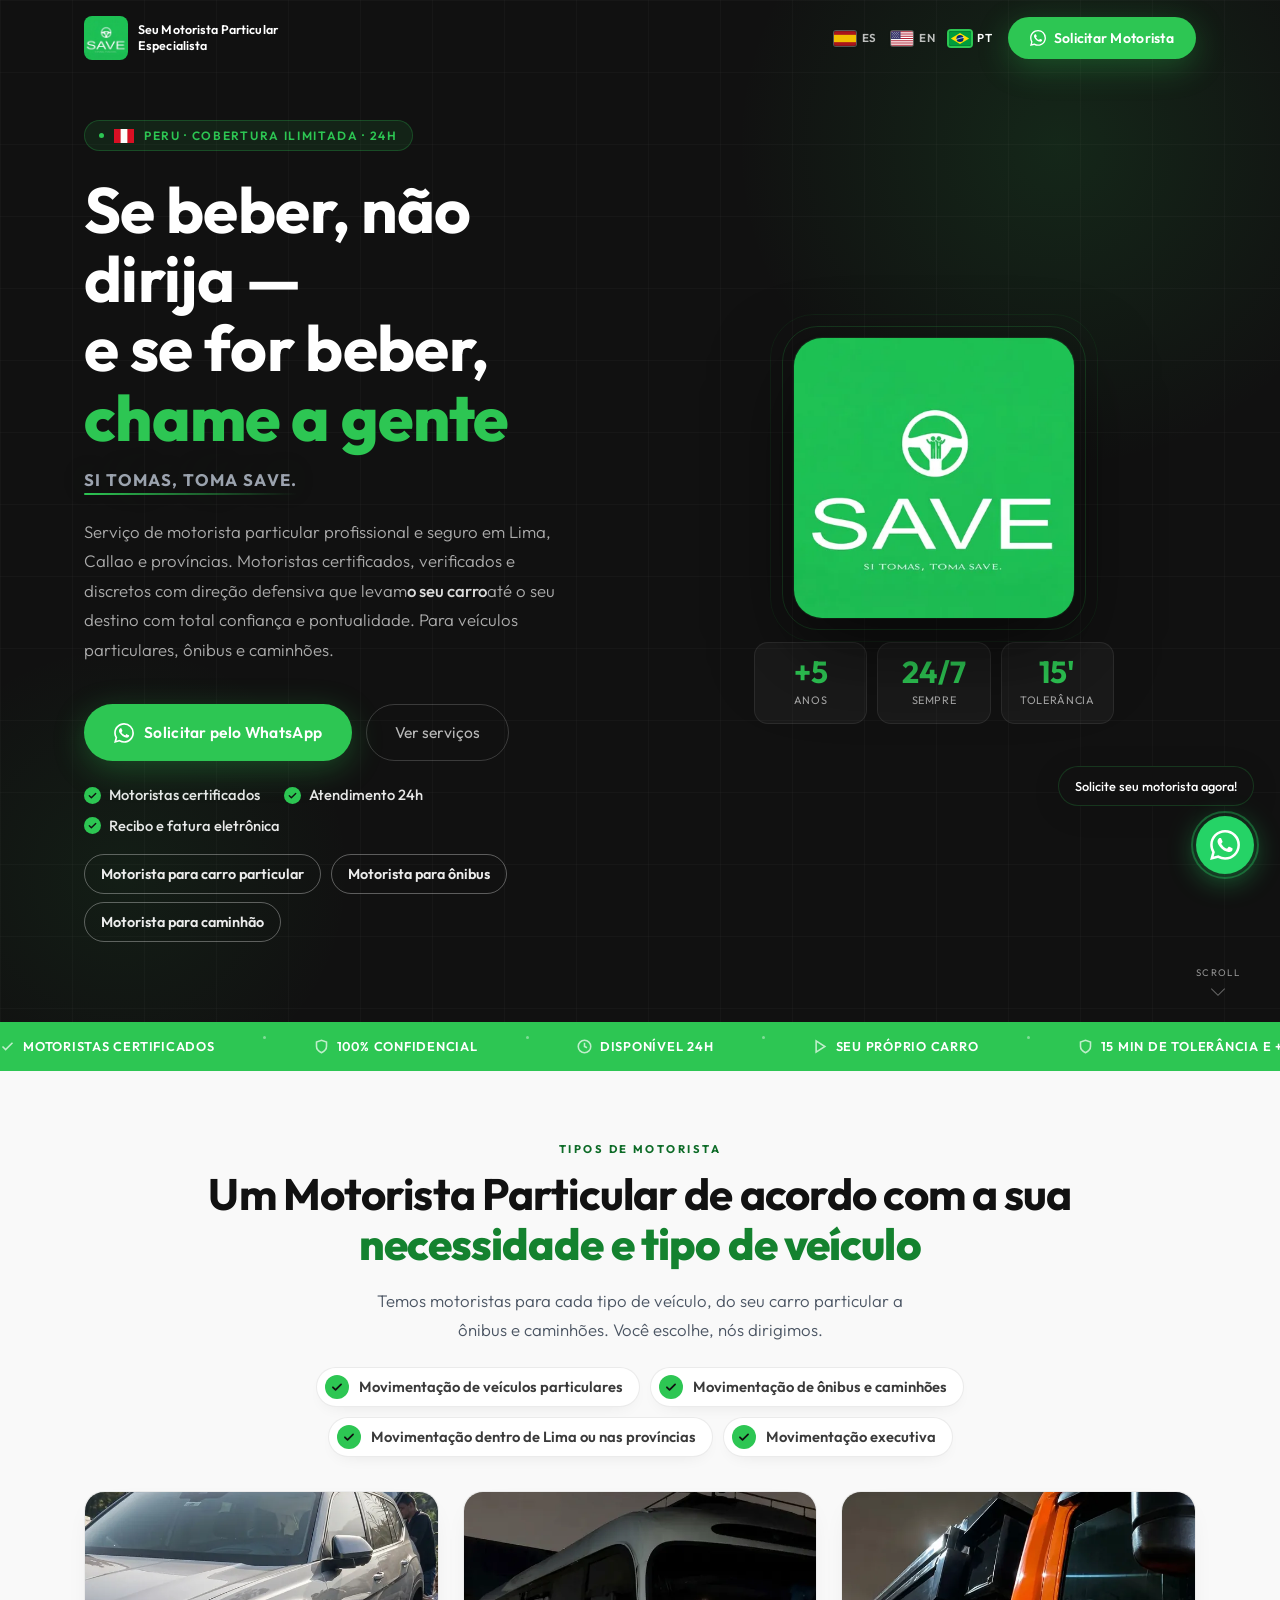
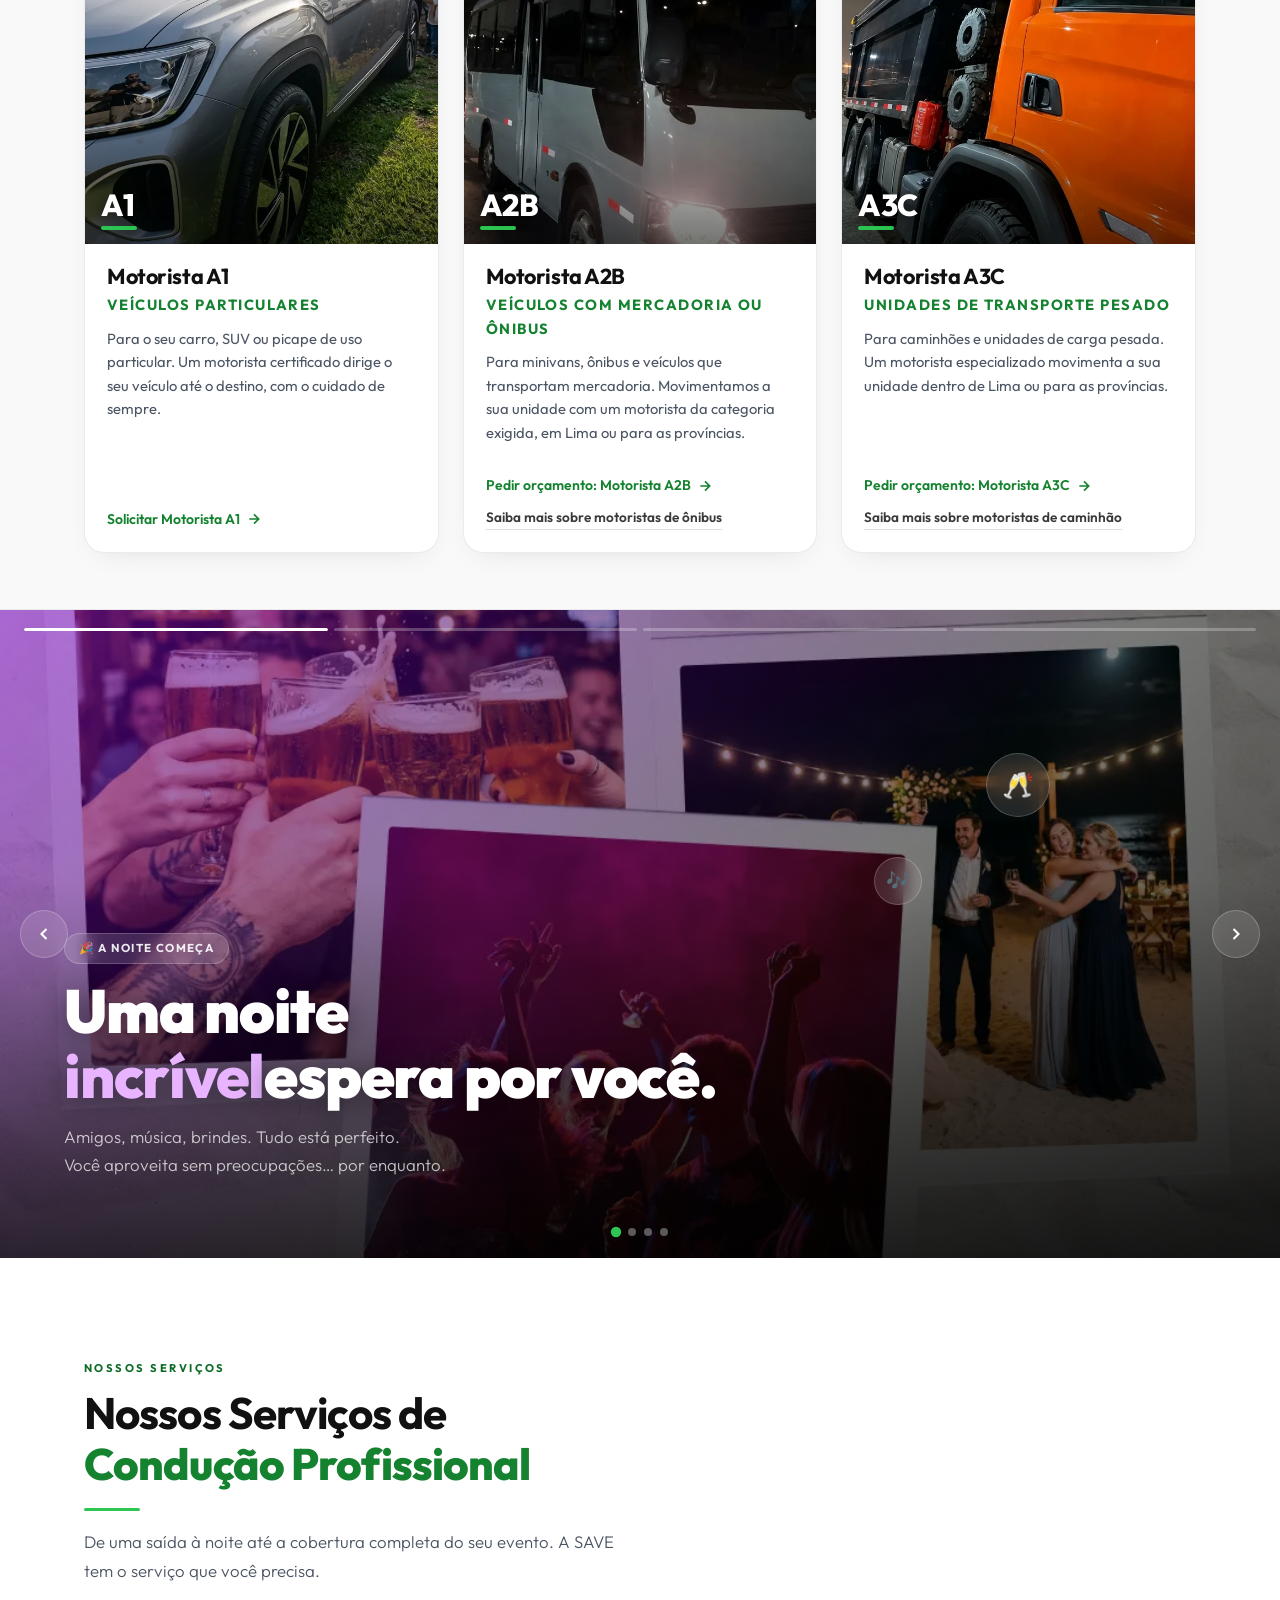
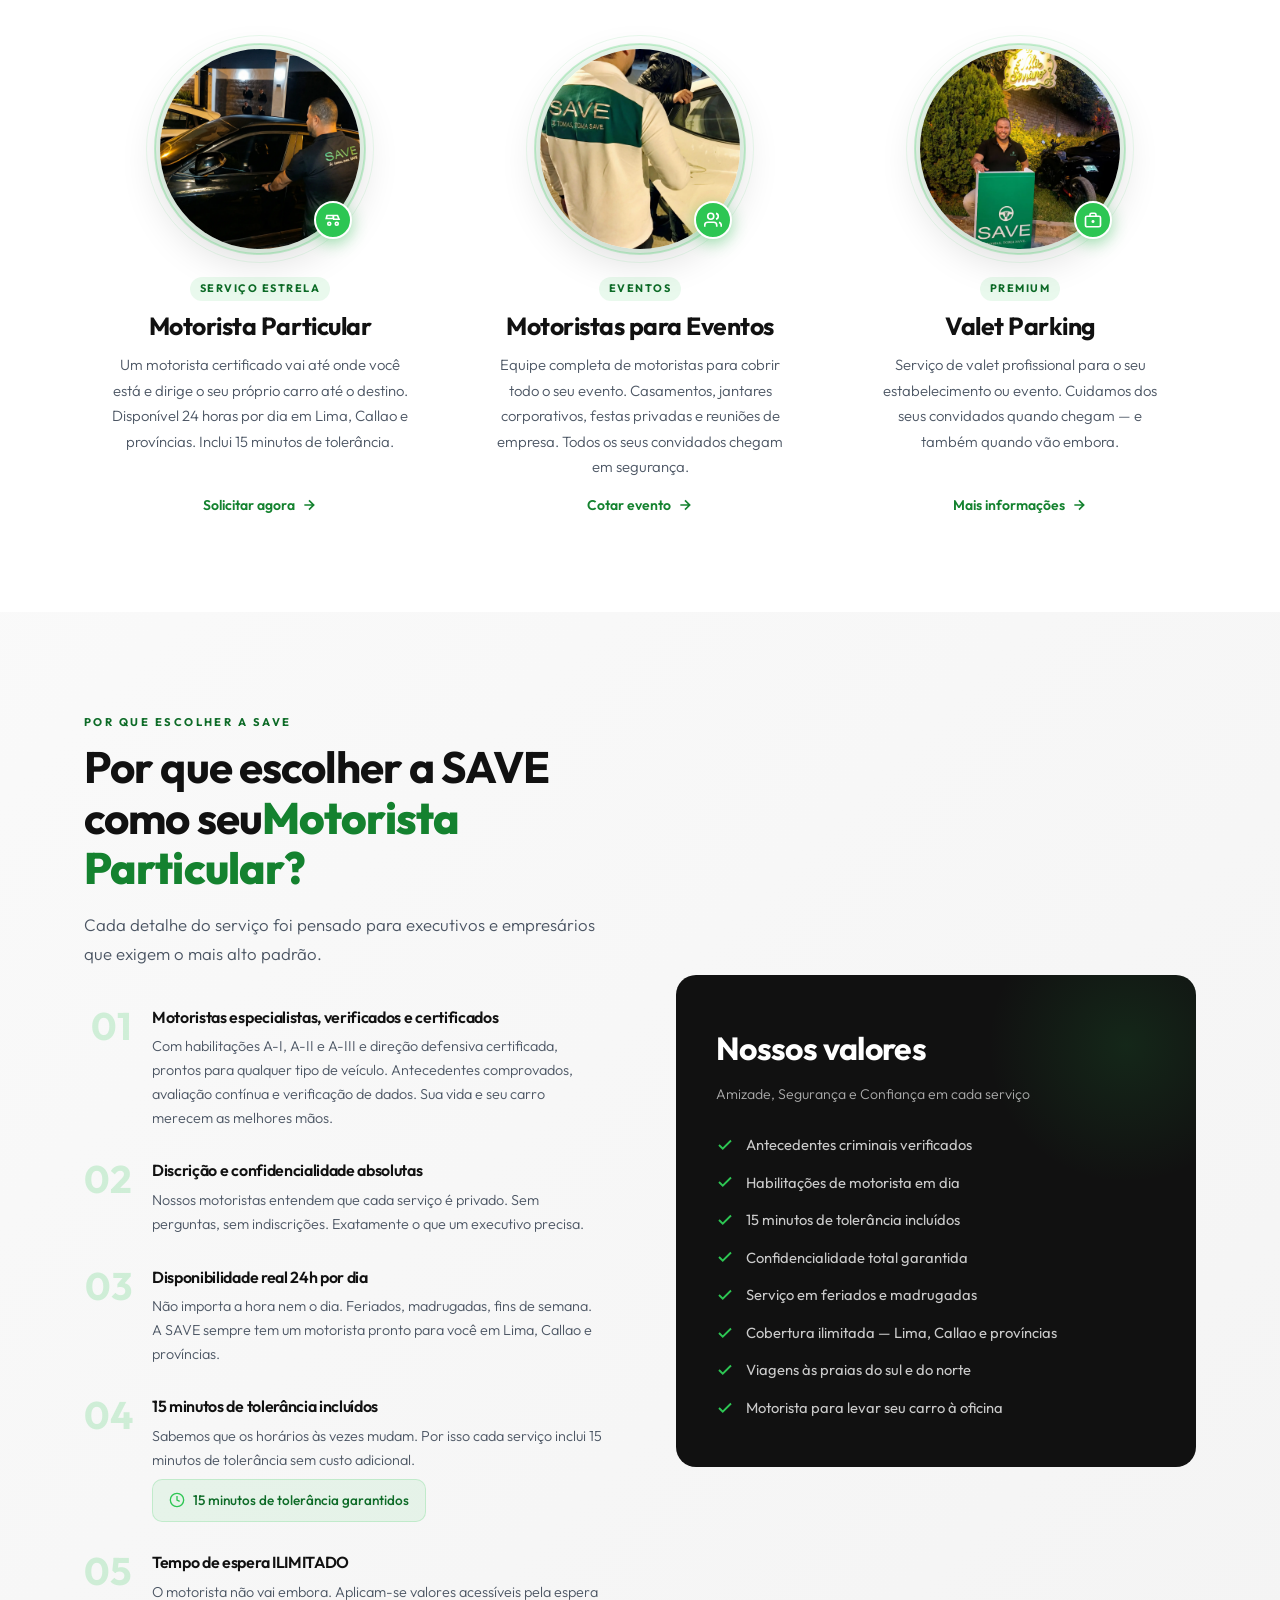
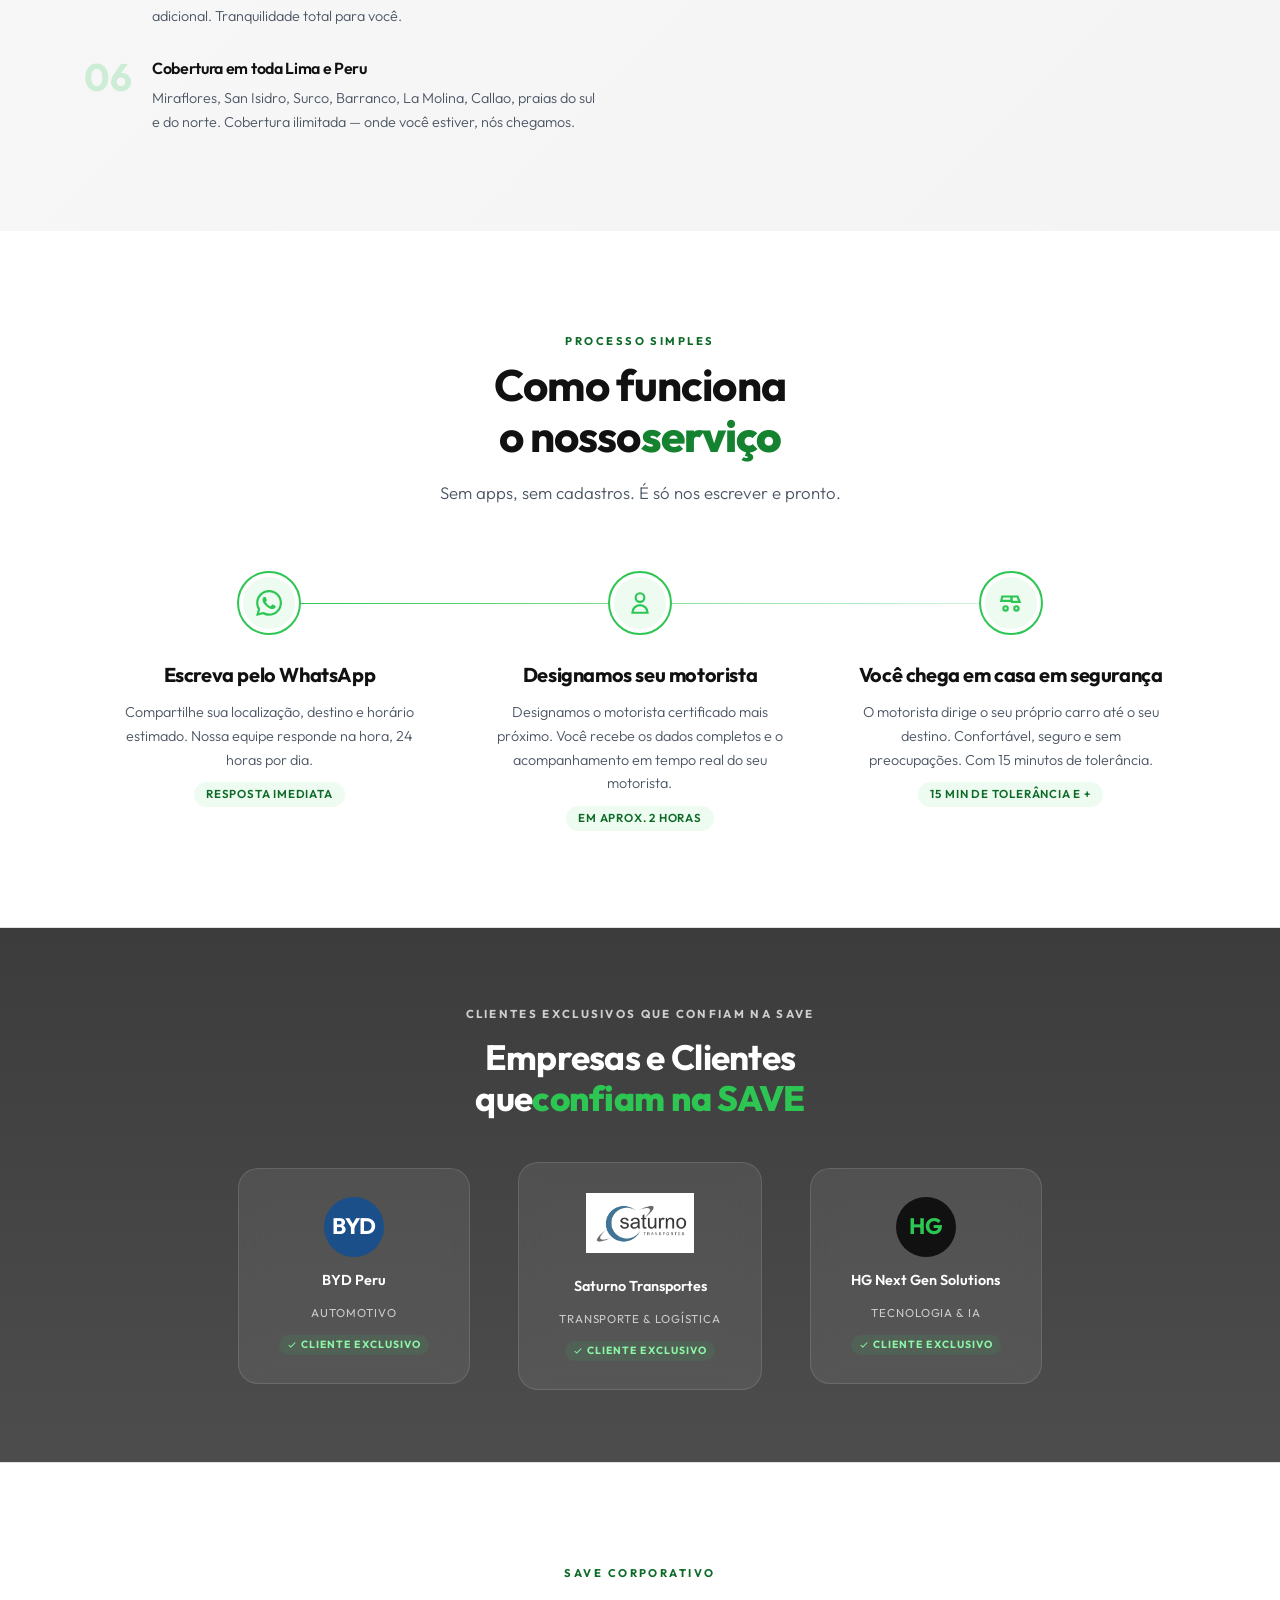
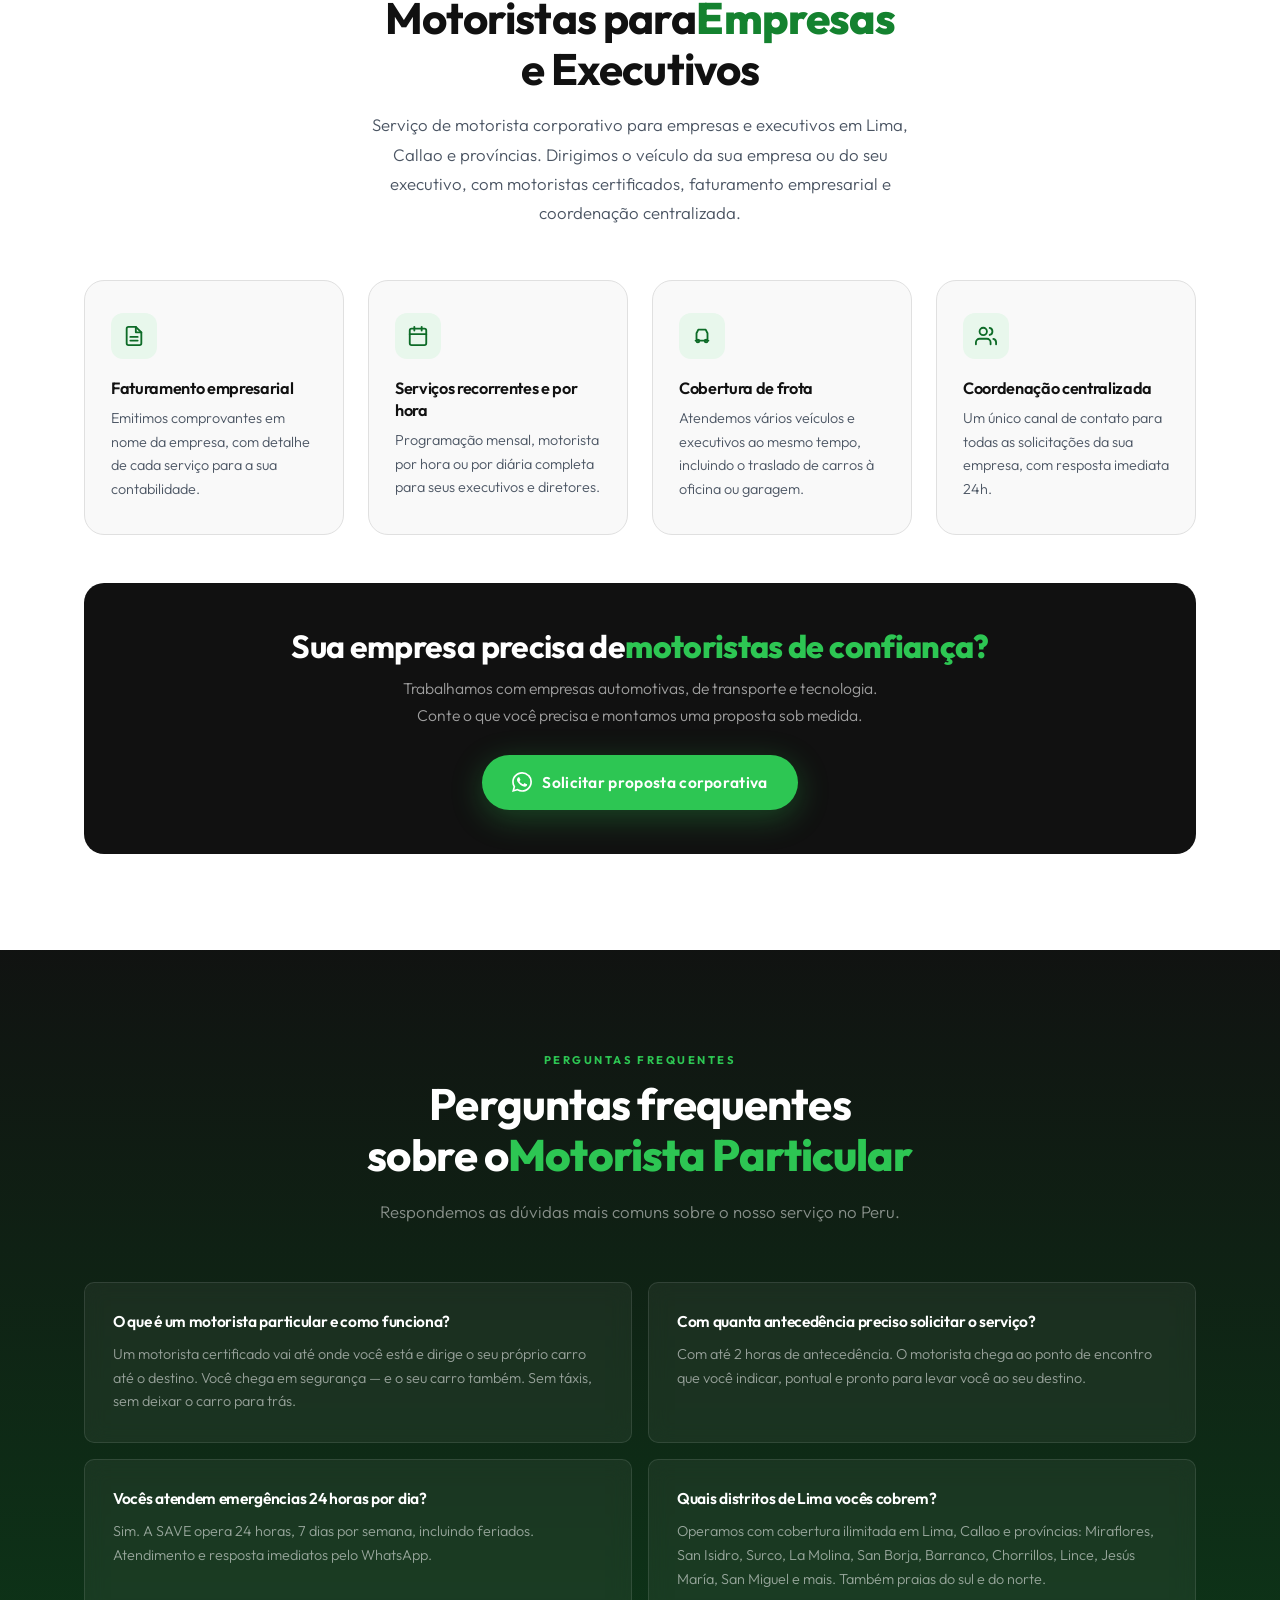
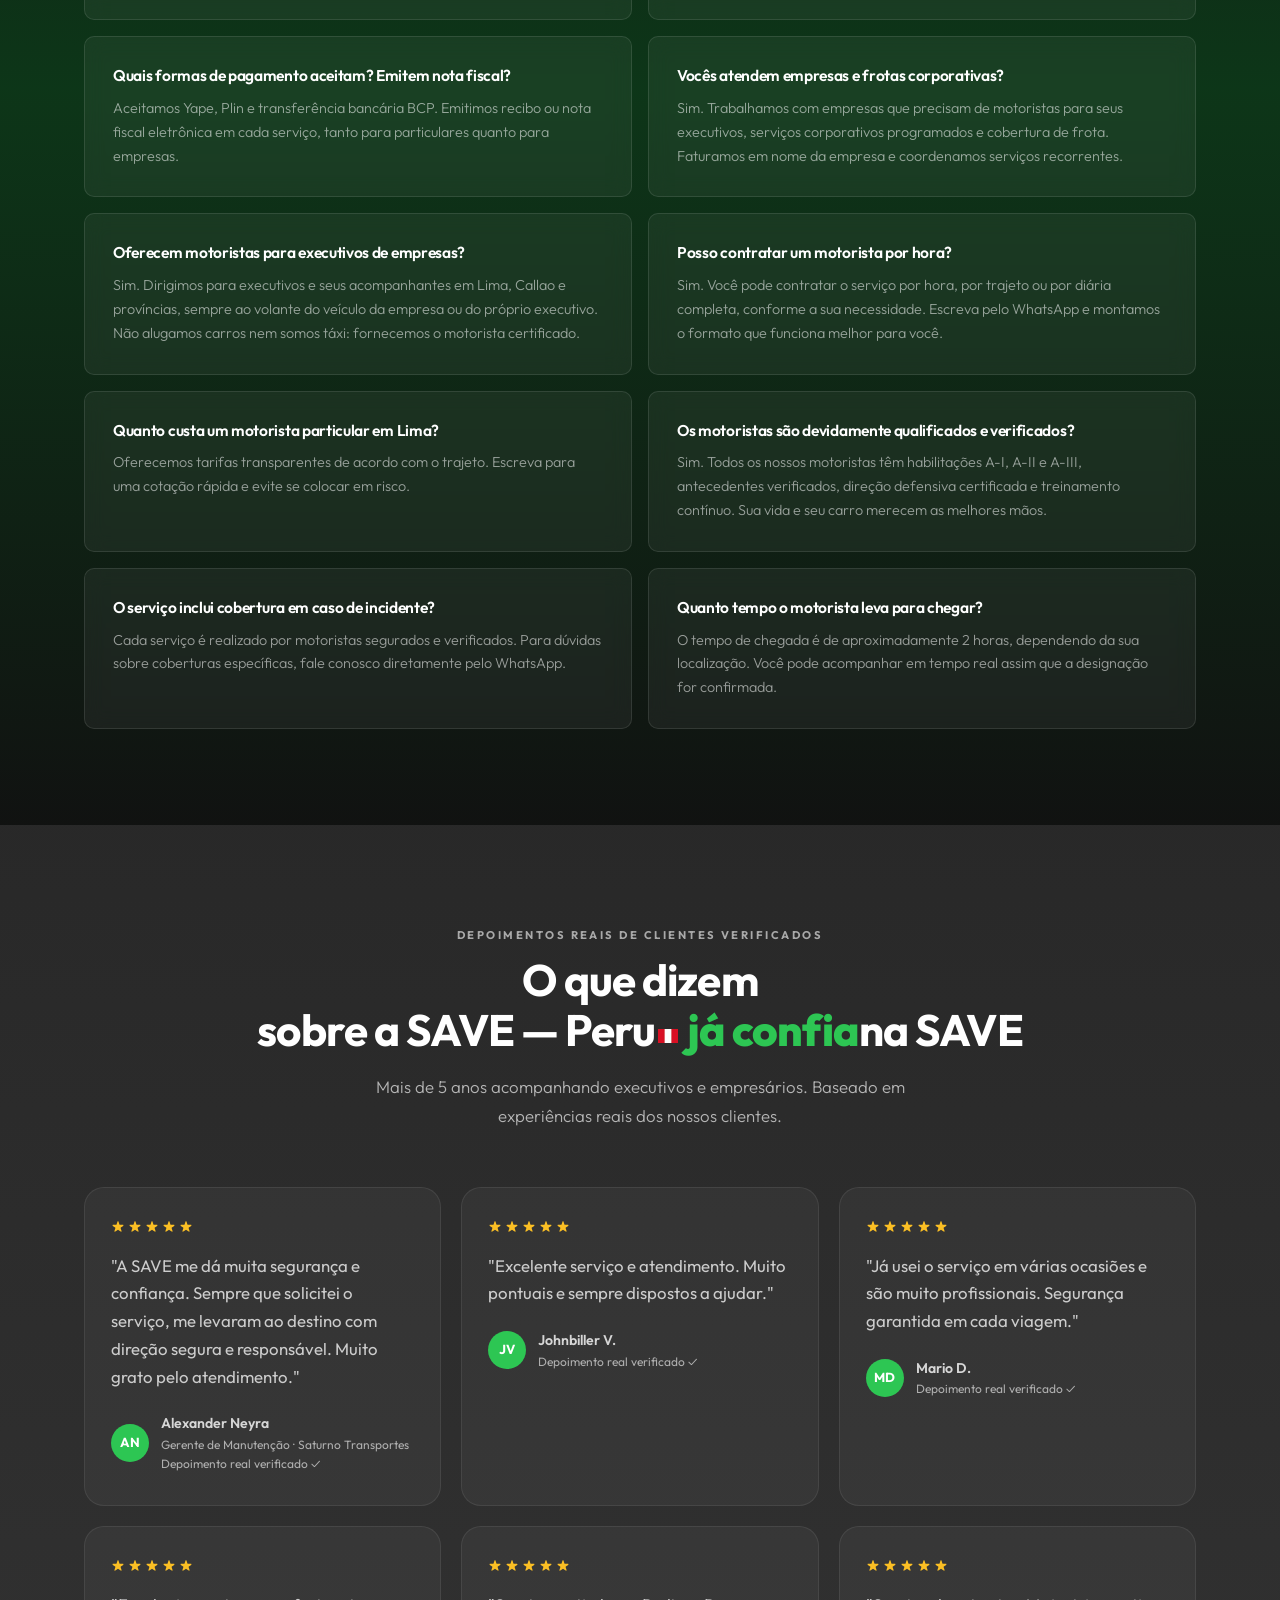
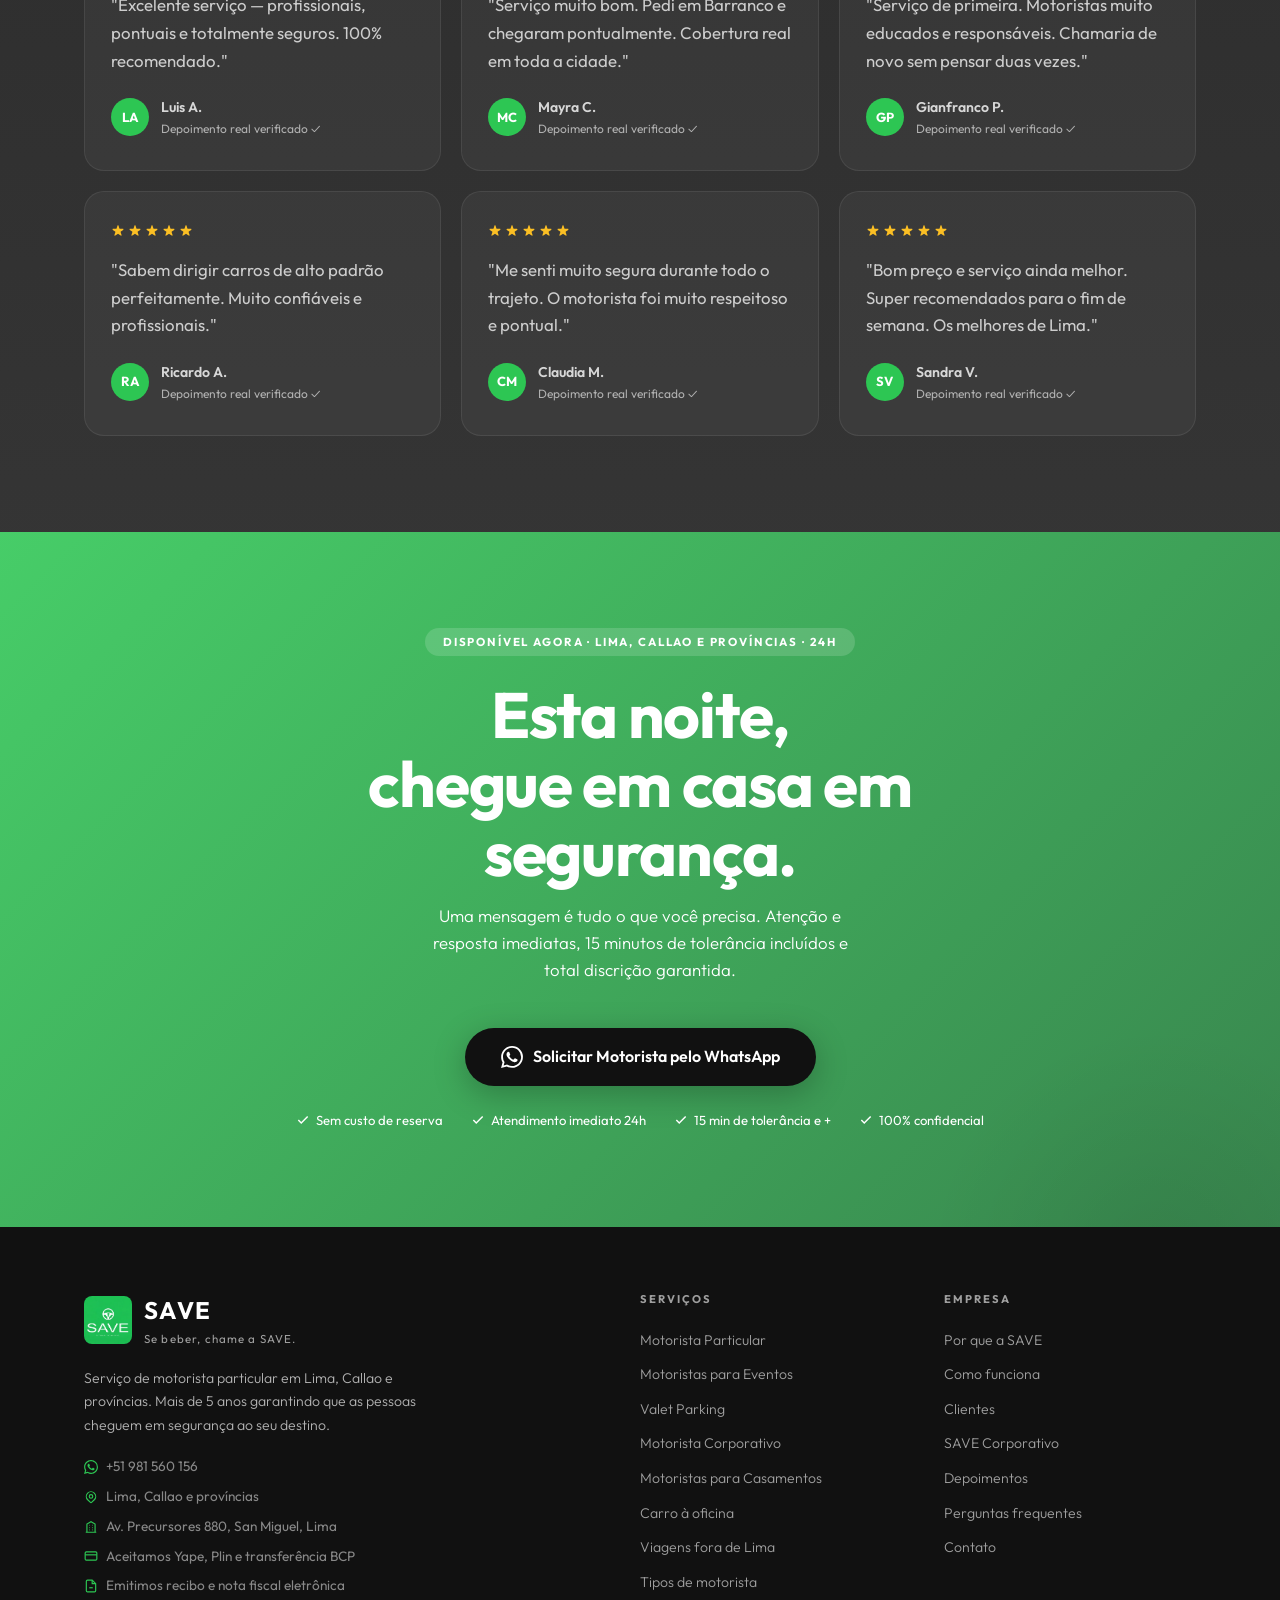
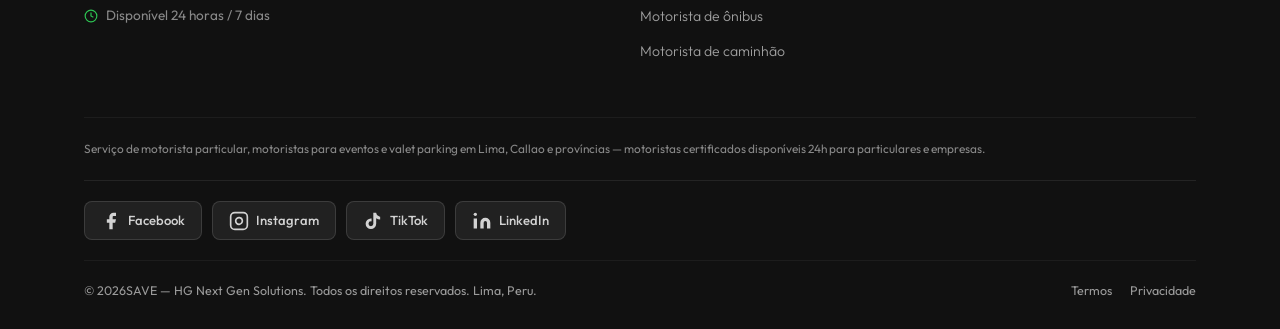
<file: pt.html>
<!DOCTYPE html>
<html lang="pt-BR">
<head>
  <meta charset="UTF-8" />
  <meta name="viewport" content="width=device-width, initial-scale=1.0" />
  <title>Motorista Particular em Lima 24h — SAVE | Dirigimos o Seu Carro</title>
  <meta name="description" content="Um motorista certificado dirige o seu próprio carro e leva você em segurança. 24h em Lima, Callao e províncias. Cotação pelo WhatsApp." />
  <meta name="keywords" content="motorista particular Lima, motorista em Lima Peru, motorista para dirigir meu carro Lima, motorista da vez Lima, motorista executivo Lima, motorista 24 horas Lima Peru, chofer Lima, motorista para executivos Lima" />
  <meta name="author" content="SAVE — Chofer de Reemplazo Lima" />
  <meta name="robots" content="index, follow" />
  <meta name="google-site-verification" content="8U-Eb5mYqt-9U6mN5gyjgRgYLU6bszNLMTOVDiZN3jU" />
  <link rel="icon" type="image/x-icon" href="favicon.ico" />
  <link rel="icon" type="image/png" sizes="32x32" href="favicon-32x32.png" />
  <link rel="icon" type="image/png" sizes="16x16" href="favicon-16x16.png" />
  <link rel="apple-touch-icon" sizes="180x180" href="apple-touch-icon.png" />
  <link rel="manifest" href="site.webmanifest" />
  <link rel="canonical" href="https://tomasave.com/pt.html" />
  <link rel="alternate" hreflang="es-PE" href="https://tomasave.com/" />
  <link rel="alternate" hreflang="es" href="https://tomasave.com/" />
  <link rel="alternate" hreflang="en" href="https://tomasave.com/en.html" />
  <link rel="alternate" hreflang="pt" href="https://tomasave.com/pt.html" />
  <link rel="alternate" hreflang="x-default" href="https://tomasave.com/" />
  <!-- SEO: cobertura geográfica -->
  <meta name="geo.region" content="PE-LIM" />
  <meta name="geo.placename" content="San Miguel, Lima, Perú" />
  <meta name="geo.position" content="-12.0689567;-77.0993315" />
  <meta name="ICBM" content="-12.0689567, -77.0993315" />
  <link rel="preload" as="image" href="logo-save-hero.webp" fetchpriority="high" />
  <link rel="preload" as="image" href="logo-save-nav.webp" />



  <!-- Meta Pixel (Facebook / Instagram Ads) -->
  <!-- REEMPLAZAR "TU_PIXEL_ID_AQUI" con tu ID real — business.facebook.com → Events Manager → Crear píxel -->
  <script>
    !function(f,b,e,v,n,t,s){if(f.fbq)return;n=f.fbq=function(){n.callMethod?
    n.callMethod.apply(n,arguments):n.queue.push(arguments)};if(!f._fbq)f._fbq=n;
    n.push=n;n.loaded=!0;n.version='2.0';n.queue=[];t=b.createElement(e);t.async=!0;
    t.src=v;s=b.getElementsByTagName(e)[0];s.parentNode.insertBefore(t,s)}(window,
    document,'script','https://connect.facebook.net/en_US/fbevents.js');
    // Al obtener el Pixel ID real, reemplazar la línea de abajo por: var SAVE_PIXEL_ID = '1234567890';
    var SAVE_PIXEL_ID = '';
    if (SAVE_PIXEL_ID) { fbq('init', SAVE_PIXEL_ID); fbq('track', 'PageView'); }
  </script>
  <!-- Al tener el Pixel ID, descomentar y reemplazar TU_PIXEL_ID:
  <noscript>
    <img height="1" width="1" style="display:none"
    src="https://www.facebook.com/tr?id=TU_PIXEL_ID&ev=PageView&noscript=1" alt=""/>
  </noscript>
  -->
  <!-- Fin Meta Pixel -->

  <!-- Google Analytics 4 (GA4) -->
  <script async src="https://www.googletagmanager.com/gtag/js?id=G-GT6MZ23KWT" defer></script>
  <script defer>
    window.dataLayer = window.dataLayer || [];
    function gtag(){dataLayer.push(arguments);}
    gtag('js', new Date());
    gtag('config', 'G-GT6MZ23KWT', {'send_page_view': true});
  </script>
  <!-- End Google Analytics 4 -->
  <meta property="og:type" content="website" />
  <meta property="og:url" content="https://tomasave.com/pt.html" />
  <meta property="og:title" content="Motorista Particular em Lima 24h — SAVE | Dirigimos o Seu Carro" />
  <meta property="og:description" content="Um motorista certificado dirige o seu próprio carro e leva você em segurança. 24h em Lima, Callao e províncias." />
  <meta property="og:image" content="https://tomasave.com/og-image.jpg" />
  <meta property="og:locale" content="pt_BR" />
  <meta property="og:site_name" content="SAVE" />
  <meta name="twitter:card" content="summary_large_image" />
  <meta name="twitter:title" content="Motorista Particular em Lima 24h — SAVE | Dirigimos o Seu Carro" />
  <meta name="twitter:description" content="Um motorista certificado dirige o seu próprio carro e leva você em segurança. 24h em Lima, Callao e províncias." />
  <meta name="twitter:image" content="https://tomasave.com/og-image.jpg" />

  <script type="application/ld+json">
  {
    "@context": "https://schema.org",
    "@type": "LocalBusiness",
    "@id": "https://tomasave.com/#business",
    "contactPoint": {
      "@type": "ContactPoint",
      "contactType": "customer service",
      "telephone": "+51981560156",
      "availableLanguage": ["es"],
      "areaServed": "PE",
      "contactOption": "TollFree"
    },
    "image": ["https://tomasave.com/og-image.jpg","https://tomasave.com/logo-save-hero.webp"],
    "logo": "https://tomasave.com/logo-save-hero.webp",
    "name": "SAVE — Chofer de Reemplazo Lima",
    "description": "Serviço premium de motorista particular na Grande Lima. Motoristas certificados, discretos e pontuais que dirigem o seu próprio carro, disponíveis 24h. Para executivos e empresários que não abrem mão da segurança. Atendimento imediato pelo WhatsApp.",
    "url": "https://tomasave.com",
    "telephone": "+51981560156",
    "priceRange": "$$$$",
    "paymentAccepted": "Yape, Plin, Transferencia bancaria BCP",
    "currenciesAccepted": "PEN",
    "foundingDate": "2019",
    "address": {
      "@type": "PostalAddress",
      "streetAddress": "Av. Precursores 880",
      "addressLocality": "San Miguel",
      "addressRegion": "Lima",
      "postalCode": "15087",
      "addressCountry": "PE"
    },
    "geo": {
      "@type": "GeoCoordinates",
      "latitude": -12.0689567,
      "longitude": -77.0993315
    },
    "hasMap": "https://www.google.com/maps/place/SAVE+-+Chofer+de+Reemplazo+Lima/@-12.0689567,-77.0993315,17z",
    "openingHoursSpecification": [{
      "@type": "OpeningHoursSpecification",
      "dayOfWeek": ["Monday","Tuesday","Wednesday","Thursday","Friday","Saturday","Sunday"],
      "opens": "00:00",
      "closes": "23:59"
    }],
    "areaServed": ["Lima", "Callao", "Lima, Callao y provincias", "Perú"],
    "hasOfferCatalog": {
      "@type": "OfferCatalog",
      "name": "Serviços SAVE",
      "itemListElement": [
        {"@type":"Offer","name":"Motorista Particular","description":"Motorista certificado que dirige o seu próprio veículo 24h"},
        {"@type":"Offer","name":"Motoristas para Eventos","description":"Equipe completa de motoristas para o seu evento"},
        {"@type":"Offer","name":"Valet Parking","description":"Serviço premium de valet parking em Lima"}
      ]
    },
    "sameAs": [
      "https://wa.me/51981560156",
      "https://www.google.com/maps/place/SAVE+-+Chofer+de+Reemplazo+Lima/@-12.0689567,-77.0993315,17z",
      "https://www.facebook.com/savechoferesdereemplazo",
      "https://www.instagram.com/savechoferesdereemplazo"
    ],
    "aggregateRating": {
      "@type": "AggregateRating",
      "ratingValue": "5.0",
      "reviewCount": "48",
      "bestRating": "5",
      "worstRating": "1"
    },
    "review": [
      {
        "@type": "Review",
        "author": {"@type": "Person", "name": "Alexander Neyra"},
        "reviewRating": {"@type": "Rating", "ratingValue": "5", "bestRating": "5"},
        "reviewBody": "SAVE me brinda mucha seguridad y confianza. Conducción segura y responsable, muy agradecido con su atención y servicio.",
        "datePublished": "2026-01-15"
      },
      {
        "@type": "Review",
        "author": {"@type": "Person", "name": "Luis A."},
        "reviewRating": {"@type": "Rating", "ratingValue": "5", "bestRating": "5"},
        "reviewBody": "Excelente servicio, profesionales, puntuales y totalmente seguros. 100% recomendado.",
        "datePublished": "2025-12-10"
      },
      {
        "@type": "Review",
        "author": {"@type": "Person", "name": "Ricardo A."},
        "reviewRating": {"@type": "Rating", "ratingValue": "5", "bestRating": "5"},
        "reviewBody": "Saben manejar autos de alta gama perfectamente. Muy confiables y profesionales.",
        "datePublished": "2025-11-20"
      },
      {
        "@type": "Review",
        "author": {"@type": "Person", "name": "Claudia M."},
        "reviewRating": {"@type": "Rating", "ratingValue": "5", "bestRating": "5"},
        "reviewBody": "Me sentí muy segura en todo el trayecto. El chofer fue muy respetuoso y puntual.",
        "datePublished": "2025-10-05"
      },
      {
        "@type": "Review",
        "author": {"@type": "Person", "name": "Gianfranco P."},
        "reviewRating": {"@type": "Rating", "ratingValue": "5", "bestRating": "5"},
        "reviewBody": "Servicio de primera. Conductores muy educados y responsables.",
        "datePublished": "2025-09-18"
      }
    ]
  }
  </script>

  <script type="application/ld+json">
  {"@context":"https://schema.org","@type":"FAQPage","mainEntity":[{"@type":"Question","name":"O que é um motorista particular e como funciona?","acceptedAnswer":{"@type":"Answer","text":"Um motorista certificado vai até onde você está e dirige o seu próprio carro até o destino. Você chega em segurança — e o seu carro também. Sem táxis, sem deixar o carro para trás."}},{"@type":"Question","name":"Com quanta antecedência preciso solicitar o serviço?","acceptedAnswer":{"@type":"Answer","text":"Com até 2 horas de antecedência. O motorista chega ao ponto de encontro que você indicar, pontual e pronto para levar você ao seu destino."}},{"@type":"Question","name":"Vocês atendem emergências 24 horas por dia?","acceptedAnswer":{"@type":"Answer","text":"Sim. A SAVE opera 24 horas, 7 dias por semana, incluindo feriados. Atendimento e resposta imediatos pelo WhatsApp."}},{"@type":"Question","name":"Quais distritos de Lima vocês cobrem?","acceptedAnswer":{"@type":"Answer","text":"Operamos com cobertura ilimitada em Lima, Callao e províncias: Miraflores, San Isidro, Surco, La Molina, San Borja, Barranco, Chorrillos, Lince, Jesús María, San Miguel e mais. Também praias do sul e do norte."}},{"@type":"Question","name":"Quais formas de pagamento aceitam? Emitem nota fiscal?","acceptedAnswer":{"@type":"Answer","text":"Aceitamos Yape, Plin e transferência bancária BCP. Emitimos recibo ou nota fiscal eletrônica em cada serviço, tanto para particulares quanto para empresas."}},{"@type":"Question","name":"Vocês atendem empresas e frotas corporativas?","acceptedAnswer":{"@type":"Answer","text":"Sim. Trabalhamos com empresas que precisam de motoristas para seus executivos, serviços corporativos programados e cobertura de frota. Faturamos em nome da empresa e coordenamos serviços recorrentes."}},{"@type":"Question","name":"Oferecem motoristas para executivos de empresas?","acceptedAnswer":{"@type":"Answer","text":"Sim. Dirigimos para executivos e seus acompanhantes em Lima, Callao e províncias, sempre ao volante do veículo da empresa ou do próprio executivo. Não alugamos carros nem somos táxi: fornecemos o motorista certificado."}},{"@type":"Question","name":"Posso contratar um motorista por hora?","acceptedAnswer":{"@type":"Answer","text":"Sim. Você pode contratar o serviço por hora, por trajeto ou por diária completa, conforme a sua necessidade. Escreva pelo WhatsApp e montamos o formato que funciona melhor para você."}},{"@type":"Question","name":"Quanto custa um motorista particular em Lima?","acceptedAnswer":{"@type":"Answer","text":"Oferecemos tarifas transparentes de acordo com o trajeto. Escreva para uma cotação rápida e evite se colocar em risco."}},{"@type":"Question","name":"Os motoristas são devidamente qualificados e verificados?","acceptedAnswer":{"@type":"Answer","text":"Sim. Todos os nossos motoristas têm habilitações A-I, A-II e A-III, antecedentes verificados, direção defensiva certificada e treinamento contínuo. Sua vida e seu carro merecem as melhores mãos."}},{"@type":"Question","name":"O serviço inclui cobertura em caso de incidente?","acceptedAnswer":{"@type":"Answer","text":"Cada serviço é realizado por motoristas segurados e verificados. Para dúvidas sobre coberturas específicas, fale conosco diretamente pelo WhatsApp."}},{"@type":"Question","name":"Quanto tempo o motorista leva para chegar?","acceptedAnswer":{"@type":"Answer","text":"O tempo de chegada é de aproximadamente 2 horas, dependendo da sua localização. Você pode acompanhar em tempo real assim que a designação for confirmada."}}]}
  </script>
  <script type="application/ld+json">
  {
    "@context": "https://schema.org",
    "@type": "Service",
    "@id": "https://tomasave.com/#service",
    "name": "SAVE — Chofer de Reemplazo Lima",
    "serviceType": "Motorista Particular",
    "description": "Serviço especializado de motorista particular em Lima, Callao e províncias. Um motorista certificado dirige o seu próprio veículo até o destino, 24 horas por dia, 7 dias por semana.",
    "provider": {
      "@id": "https://tomasave.com/#business"
    },
    "url": "https://tomasave.com",
    "areaServed": [
      {
        "@type": "City",
        "name": "Lima"
      },
      {
        "@type": "City",
        "name": "Callao"
      },
      {
        "@type": "AdministrativeArea",
        "name": "Miraflores"
      },
      {
        "@type": "AdministrativeArea",
        "name": "San Isidro"
      },
      {
        "@type": "AdministrativeArea",
        "name": "Santiago de Surco"
      },
      {
        "@type": "AdministrativeArea",
        "name": "La Molina"
      },
      {
        "@type": "AdministrativeArea",
        "name": "San Borja"
      },
      {
        "@type": "AdministrativeArea",
        "name": "Barranco"
      },
      {
        "@type": "AdministrativeArea",
        "name": "San Miguel"
      },
      {
        "@type": "AdministrativeArea",
        "name": "Provincias del Perú"
      }
    ],
    "availableChannel": {
      "@type": "ServiceChannel",
      "serviceUrl": "https://wa.me/51981560156",
      "serviceType": "WhatsApp"
    },
    "hoursAvailable": [
      {
        "@type": "OpeningHoursSpecification",
        "dayOfWeek": [
          "Monday",
          "Tuesday",
          "Wednesday",
          "Thursday",
          "Friday",
          "Saturday",
          "Sunday"
        ],
        "opens": "00:00",
        "closes": "23:59"
      }
    ],
    "slogan": "Se beber, chame a SAVE."
  }
  </script>

  <link rel="preconnect" href="https://fonts.googleapis.com" />
  <link rel="preconnect" href="https://fonts.gstatic.com" crossorigin />
  <link rel="preload" as="style" href="https://fonts.googleapis.com/css2?family=Outfit:wght@300..800&display=swap" />
  <link rel="stylesheet" href="https://fonts.googleapis.com/css2?family=Outfit:wght@300..800&display=swap" media="print" onload="this.media='all'" />
  <noscript><link rel="stylesheet" href="https://fonts.googleapis.com/css2?family=Outfit:wght@300..800&display=swap" /></noscript>

  <style>
    :root {
      /* ── Brand colors extracted from logo ── */
      --green:        #2DC653;   /* vibrant logo green */
      --green-mid:    #1AAA40;   /* slightly deeper for hover */
      --green-dark:   #0D6B27;   /* dark green for contrast */
      --green-muted:  #E8F7EC;   /* very light tint */
      --green-text:   #14822F;   /* verde de marca legible como texto sobre fondos claros (AA) */

      --white:        #FFFFFF;
      --off-white:    #F9F9F9;
      --gray-light:   #F2F2F2;
      --gray-mid:     #E0E0E0;
      --gray-text:    #4B5563;   /* AA sobre blanco, off-white y gray-light */
      --gray-dark:    #3A3A3A;
      --black:        #111111;

      --font-display: 'Outfit', sans-serif;
      --font-body:    'Outfit', sans-serif;

      --radius:       10px;
      --radius-lg:    20px;
      --shadow-sm:    0 2px 12px rgba(0,0,0,0.07);
      --shadow-card:  0 6px 32px rgba(0,0,0,0.09);
      --shadow-green: 0 8px 32px rgba(45,198,83,0.30);
      --transition:   0.28s cubic-bezier(0.4,0,0.2,1);
      --max-w:        1160px;
      --section-py:   96px;
    }

    *, *::before, *::after { box-sizing: border-box; margin: 0; padding: 0; }
    html { scroll-behavior: smooth; font-size: 16px; }
    body {
      font-family: var(--font-body);
      color: var(--black);
      background: var(--white);
      line-height: 1.6;
      overflow-x: hidden;
      -webkit-font-smoothing: antialiased;
    }
    img { max-width: 100%; display: block; }
    a { text-decoration: none; color: inherit; }
    ul { list-style: none; }
    .container { max-width: var(--max-w); margin: 0 auto; padding: 0 24px; }

    /* ─── SECTION HEADERS ─── */
    .section-label {
      display: inline-block;
      font-size: 0.7rem;
      font-weight: 700;
      letter-spacing: 0.22em;
      text-transform: uppercase;
      color: var(--green-dark);
      margin-bottom: 10px;
    }
    .section-title {
      font-family: var(--font-display);
      font-size: clamp(2rem, 4vw, 3rem);
      font-weight: 700;
      line-height: 1.12;
      color: var(--black);
      margin-bottom: 16px;
    }
    .section-title em { font-style: italic; color: var(--green-text); }
    .section-desc {
      font-size: 1.05rem;
      color: var(--gray-text);
      max-width: 560px;
      line-height: 1.75;
      font-weight: 300;
    }

    /* ─── NAVBAR ─── */
    .navbar {
      position: fixed;
      top: 0; left: 0; right: 0;
      z-index: 1000;
      padding: 16px 0;
      transition: var(--transition);
    }
    .navbar.scrolled {
      background: rgba(255,255,255,0.97);
      backdrop-filter: blur(16px);
      -webkit-backdrop-filter: blur(16px);
      padding: 10px 0;
      box-shadow: 0 1px 24px rgba(0,0,0,0.1);
    }
    .navbar-inner {
      display: flex;
      align-items: center;
      justify-content: space-between;
    }
    .nav-logo {
      display: flex;
      align-items: center;
      gap: 10px;
    }
    .nav-logo img {
      width: 44px; height: 44px;
      object-fit: cover;
      border-radius: 8px;
    }
    .nav-logo-text {
      font-family: var(--font-display);
      font-size: 1.55rem;
      font-weight: 700;
      color: var(--white);
      letter-spacing: 0.06em;
      transition: var(--transition);
    }
    .navbar.scrolled .nav-logo-text { color: var(--black); }
    /* ── Selector de idioma (banderas SVG inline) ── */
    .lang-switch {
      display: flex; align-items: center; gap: 4px;
      margin-left: auto; margin-right: 10px;
      font-size: 0.72rem; font-weight: 600; letter-spacing: 0.06em;
    }
    .lang-item {
      display: inline-flex; align-items: center; justify-content: center; gap: 6px;
      min-width: 32px; min-height: 32px; padding: 4px 5px; border-radius: 8px;
      color: rgba(255,255,255,0.72); text-decoration: none;
      transition: background-color .2s, color .2s, transform .2s;
    }
    .lang-item .flag {
      display: block; flex: none; width: 22px; height: 15px; border-radius: 2px;
      box-shadow: 0 0 0 1px rgba(255,255,255,0.28), 0 1px 3px rgba(0,0,0,0.35);
      transition: transform .2s, box-shadow .2s;
    }
    a.lang-item:hover, a.lang-item:focus-visible { background: rgba(255,255,255,0.10); color: #fff; }
    a.lang-item:hover .flag { transform: translateY(-1px); }
    a.lang-item:focus-visible { outline: 2px solid var(--green); outline-offset: 1px; }
    .lang-item.is-current { cursor: default; color: #fff; }
    .lang-item.is-current .flag { box-shadow: 0 0 0 2px var(--green), 0 1px 3px rgba(0,0,0,0.35); }
    .navbar.scrolled .lang-item { color: var(--gray-dark); }
    .navbar.scrolled .lang-item .flag { box-shadow: 0 0 0 1px rgba(0,0,0,0.18), 0 1px 3px rgba(0,0,0,0.18); }
    .navbar.scrolled a.lang-item:hover, .navbar.scrolled a.lang-item:focus-visible { background: rgba(0,0,0,0.06); color: var(--black); }
    .navbar.scrolled .lang-item.is-current { color: var(--black); }
    .navbar.scrolled .lang-item.is-current .flag { box-shadow: 0 0 0 2px var(--green), 0 1px 3px rgba(0,0,0,0.18); }
    /* Pantallas < 720px: solo bandera. El código (ES/EN/PT) sigue en el DOM para lectores de pantalla y rastreadores */
    @media (max-width: 719px) {
      .lang-item { position: relative; gap: 0; min-width: 30px; padding: 4px; }
      .lang-item .lang-code {
        position: absolute; width: 1px; height: 1px; margin: -1px; padding: 0;
        overflow: hidden; clip: rect(0 0 0 0); clip-path: inset(50%); white-space: nowrap; border: 0;
      }
    }
    /* Celular (< 600px): el idioma actual no se repite; quedan las 2 banderas de los otros idiomas */
    @media (max-width: 599px) {
      .lang-item.is-current { display: none; }
      .navbar-inner { gap: 6px; }   /* respiro mínimo entre logo, banderas y botón */
    }
    @media (max-width: 380px) {
      .lang-switch { margin-right: 6px; gap: 2px; }
      .lang-item { min-width: 28px; padding: 4px 3px; }
      .lang-item .flag { width: 20px; height: 14px; }
      .nav-logo-text { font-size: 0.7rem !important; }   /* el lema lleva font-size inline; evita que palabras largas (p. ej. "Especialista") choquen con las banderas */
    }
    /* Muy angosto (iPhone SE 1.ª gen., 320px): el lema del logo se oculta visualmente para no chocar con las banderas */
    @media (max-width: 340px) {
      .nav-logo img { flex: none; }
      .nav-logo-text {
        position: absolute; width: 1px; height: 1px; margin: -1px; padding: 0;
        overflow: hidden; clip: rect(0 0 0 0); clip-path: inset(50%); white-space: nowrap; border: 0;
      }
    }
    @media (prefers-reduced-motion: reduce) { .lang-item, .lang-item .flag { transition: none; } }

    .nav-cta {
      display: inline-flex;
      align-items: center;
      gap: 8px;
      background: var(--green);
      color: var(--white);
      padding: 10px 22px;
      border-radius: 50px;
      font-size: 0.875rem;
      font-weight: 600;
      letter-spacing: 0.02em;
      transition: var(--transition);
      box-shadow: var(--shadow-green);
    }
    .nav-cta:hover {
      background: var(--green-mid);
      transform: translateY(-1px);
      box-shadow: 0 12px 36px rgba(45,198,83,0.4);
    }
    .nav-cta svg { width: 16px; height: 16px; }
    @media (max-width: 600px) {
      .nav-cta {
        display: flex;
        align-items: center;
        justify-content: center;
        text-align: center;
        padding: 10px 16px;
        gap: 6px;
      }
      .nav-cta span { display: block; }
    }

    /* ─── HERO ─── */
    .hero {
      min-height: 100vh;
      background: var(--black);
      display: flex;
      align-items: center;
      position: relative;
      overflow: hidden;
      padding: 120px 0 80px;
    }
    /* Subtle green radial glow */
    .hero::before {
      content: '';
      position: absolute;
      top: -20%; right: -10%;
      width: 700px; height: 700px;
      background: radial-gradient(circle, rgba(45,198,83,0.12) 0%, transparent 65%);
      border-radius: 50%;
      pointer-events: none;
    }
    .hero::after {
      content: '';
      position: absolute;
      bottom: -10%; left: -10%;
      width: 500px; height: 500px;
      background: radial-gradient(circle, rgba(45,198,83,0.07) 0%, transparent 65%);
      border-radius: 50%;
      pointer-events: none;
    }
    /* Thin grid overlay */
    .hero-grid {
      position: absolute;
      inset: 0;
      background-image:
        linear-gradient(rgba(255,255,255,0.025) 1px, transparent 1px),
        linear-gradient(90deg, rgba(255,255,255,0.025) 1px, transparent 1px);
      background-size: 72px 72px;
      pointer-events: none;
    }
    .hero-content {
      position: relative;
      z-index: 2;
      display: grid;
      grid-template-columns: 1fr 1fr;
      align-items: center;
      gap: 64px;
    }
    .hero-tag {
      display: inline-flex;
      align-items: center;
      gap: 8px;
      background: rgba(45,198,83,0.1);
      border: 1px solid rgba(45,198,83,0.25);
      color: var(--green);
      padding: 5px 14px;
      border-radius: 50px;
      font-size: 0.75rem;
      font-weight: 600;
      letter-spacing: 0.14em;
      text-transform: uppercase;
      margin-bottom: 24px;
      animation: fadeUp 0.5s ease both;
    }
    .hero-tag::before {
      content: '';
      width: 5px; height: 5px;
      background: var(--green);
      border-radius: 50%;
      animation: blink 2s infinite;
    }
    .hero-h1 {
      font-family: var(--font-display);
      font-size: clamp(3rem, 5.5vw, 4.8rem);
      font-weight: 700;
      color: var(--white);
      line-height: 1.05;
      letter-spacing: -0.01em;
      margin-bottom: 16px;
      animation: fadeUp 0.5s 0.08s ease both;
    }
    .hero-h1 em { font-style: italic; color: var(--green); }
    .hero-slogan {
      font-family: var(--font-display);
      font-size: clamp(2rem, 4.5vw, 3.4rem);
      font-style: italic;
      font-weight: 700;
      color: var(--green);
      letter-spacing: 0.04em;
      line-height: 1.1;
      margin-bottom: 28px;
      animation: fadeUp 0.5s 0.16s ease both;
      text-shadow: 0 0 48px rgba(45,198,83,0.3);
      position: relative;
      display: inline-block;
    }
    .hero-slogan::after {
      content: '';
      position: absolute;
      bottom: -6px;
      left: 0;
      width: 100%;
      height: 2px;
      background: linear-gradient(90deg, var(--green), transparent);
      border-radius: 2px;
    }
    .hero-desc {
      font-size: 1.05rem;
      color: rgba(255,255,255,0.65);
      line-height: 1.75;
      max-width: 480px;
      margin-bottom: 40px;
      font-weight: 300;
      animation: fadeUp 0.5s 0.24s ease both;
    }
    .hero-actions {
      display: flex;
      flex-wrap: wrap;
      gap: 14px;
      animation: fadeUp 0.5s 0.32s ease both;
    }
    /* Buttons */
    .btn-wa {
      display: inline-flex;
      align-items: center;
      gap: 10px;
      background: var(--green);
      color: var(--white);
      padding: 15px 30px;
      border-radius: 50px;
      font-size: 0.975rem;
      font-weight: 600;
      letter-spacing: 0.02em;
      transition: var(--transition);
      box-shadow: var(--shadow-green);
      position: relative;
      overflow: hidden;
    }
    .btn-wa:hover {
      background: var(--green-mid);
      transform: translateY(-2px);
      box-shadow: 0 14px 44px rgba(45,198,83,0.45);
    }
    .btn-wa svg { width: 20px; height: 20px; flex-shrink: 0; }
    .btn-outline {
      display: inline-flex;
      align-items: center;
      gap: 8px;
      background: transparent;
      color: rgba(255,255,255,0.7);
      padding: 15px 28px;
      border-radius: 50px;
      font-size: 0.975rem;
      font-weight: 400;
      border: 1px solid rgba(255,255,255,0.18);
      transition: var(--transition);
    }
    .btn-outline:hover {
      background: rgba(255,255,255,0.06);
      color: var(--white);
      border-color: rgba(255,255,255,0.35);
    }
    /* Hero right */
    .hero-visual {
      display: flex;
      flex-direction: column;
      align-items: center;
      gap: 24px;
      animation: fadeUp 0.7s 0.15s ease both;
    }
    .hero-logo-frame {
      position: relative;
      width: 280px; height: 280px;
    }
    .hero-logo-frame::before {
      content: '';
      position: absolute;
      inset: -12px;
      border-radius: 36px;
      border: 1px solid rgba(45,198,83,0.2);
      animation: rotateBorder 8s linear infinite;
    }
    .hero-logo-frame::after {
      content: '';
      position: absolute;
      inset: -24px;
      border-radius: 44px;
      border: 1px solid rgba(45,198,83,0.08);
    }
    .hero-logo-frame img {
      width: 100%; height: 100%;
      object-fit: cover;
      border-radius: 28px;
      box-shadow: 0 32px 80px rgba(0,0,0,0.5), 0 0 0 1px rgba(45,198,83,0.15);
      position: relative;
      z-index: 1;
    }
    .hero-stats {
      display: grid;
      grid-template-columns: repeat(3,1fr);
      gap: 10px;
      width: 100%;
      max-width: 360px;
    }
    .hero-stat {
      background: rgba(255,255,255,0.04);
      border: 1px solid rgba(255,255,255,0.08);
      border-radius: 14px;
      padding: 14px 10px;
      text-align: center;
      backdrop-filter: blur(4px);
    }
    .hero-stat-num {
      font-family: var(--font-display);
      font-size: 1.9rem;
      font-weight: 700;
      color: var(--green);
      line-height: 1;
      margin-bottom: 4px;
    }
    .hero-stat-label {
      font-size: 0.68rem;
      color: rgba(255,255,255,0.62);
      letter-spacing: 0.06em;
      text-transform: uppercase;
    }
    .scroll-hint {
      position: absolute;
      bottom: 28px; right: 40px;
      display: flex;
      flex-direction: column;
      align-items: center;
      gap: 4px;
      color: rgba(255,255,255,0.55);
      font-size: 0.6rem;
      letter-spacing: 0.14em;
      text-transform: uppercase;
      animation: fadeIn 1s 1.2s both;
    }
    .scroll-line { display: none; }
    .scroll-hint::after {
      content: '';
      display: block;
      width: 10px;
      height: 10px;
      border-right: 1.5px solid rgba(255,255,255,0.35);
      border-bottom: 1.5px solid rgba(255,255,255,0.35);
      transform: rotate(45deg);
      animation: arrowBounce 1.4s 1.2s ease-in-out infinite;
    }
    @keyframes arrowBounce {
      0%, 100% { transform: rotate(45deg) translateY(0); opacity: 0.3; }
      50%       { transform: rotate(45deg) translateY(5px); opacity: 0.8; }
    }
    @media (max-width: 768px) {
      .scroll-hint { display: none; }
    }

    /* ─── TRUST BAR ─── */
    .trust-bar {
      background: var(--green);
      padding: 14px 0;
      overflow: hidden;
    }
    .trust-track {
      display: flex;
      gap: 48px;
      white-space: nowrap;
      animation: marquee 22s linear infinite;
    }
    .trust-item {
      display: flex;
      align-items: center;
      gap: 8px;
      font-size: 0.8rem;
      font-weight: 600;
      color: rgba(255,255,255,1);
      letter-spacing: 0.06em;
      text-transform: uppercase;
      flex-shrink: 0;
    }
    .trust-item svg { width: 15px; height: 15px; color: rgba(255,255,255,0.7); }
    .trust-sep {
      width: 3px; height: 3px;
      background: rgba(255,255,255,0.4);
      border-radius: 50%;
      flex-shrink: 0;
    }

    /* ══════════════════════════════════════════
       STORY CAMPAIGN BANNER
    ══════════════════════════════════════════ */
    .story-banner {
      width: 100%;
      position: relative;
      overflow: hidden;
      background: #000;
    }
    .story-track-wrap {
      position: relative;
      width: 100%;
      height: clamp(480px, 72vh, 680px);
      overflow: hidden;
    }

    /* ── Slides ── */
    .story-slides { position: relative; width: 100%; height: 100%; }
    .story-slide {
      position: absolute;
      inset: 0;
      opacity: 0;
      transition: opacity 0.7s cubic-bezier(0.4,0,0.2,1);
      pointer-events: none;
    }
    .story-slide.active {
      opacity: 1;
      pointer-events: auto;
    }

    /* ── Background image ── */
    .story-img {
      position: absolute;
      inset: 0;
      background-size: cover;
      background-position: center;
      transform: scale(1.06);
      transition: transform 6s ease-out;
    }
    .story-slide.active .story-img { transform: scale(1); }

    /* ── Overlays per slide ── */
    .story-overlay {
      position: absolute;
      inset: 0;
    }
    .story-overlay--party {
      background: linear-gradient(135deg, rgba(120,0,200,0.55) 0%, rgba(0,0,0,0.50) 60%, rgba(0,0,0,0.72) 100%);
    }
    .story-overlay--accident {
      background: linear-gradient(160deg, rgba(180,0,0,0.65) 0%, rgba(0,0,0,0.55) 50%, rgba(0,0,0,0.80) 100%);
    }
    .story-overlay--save {
      background: linear-gradient(135deg, rgba(17,17,17,0.70) 0%, rgba(45,198,83,0.28) 50%, rgba(13,107,39,0.65) 100%);
    }
    .story-overlay--sleep {
      background: linear-gradient(160deg, rgba(10,30,60,0.70) 0%, rgba(17,17,17,0.60) 50%, rgba(17,17,17,0.82) 100%);
    }

    /* ── Content ── */
    .story-content {
      position: absolute;
      bottom: 0; left: 0; right: 0;
      padding: 52px 64px 80px;
      display: flex;
      flex-direction: column;
      gap: 14px;
      background: linear-gradient(to top, rgba(0,0,0,0.70) 0%, transparent 100%);
    }
    .story-pill {
      display: inline-flex;
      align-items: center;
      gap: 6px;
      font-size: 0.72rem;
      font-weight: 700;
      letter-spacing: 0.12em;
      text-transform: uppercase;
      color: rgba(255,255,255,0.9);
      background: rgba(255,255,255,0.15);
      backdrop-filter: blur(8px);
      padding: 5px 14px;
      border-radius: 30px;
      border: 1px solid rgba(255,255,255,0.2);
      width: fit-content;
    }
    .story-pill--danger {
      background: rgba(200,30,30,0.35);
      border-color: rgba(255,80,80,0.4);
      color: #ffaaaa;
    }
    .story-pill--green {
      background: rgba(45,198,83,0.25);
      border-color: rgba(45,198,83,0.5);
      color: var(--green);
    }
    .story-pill--soft {
      background: rgba(60,120,220,0.25);
      border-color: rgba(100,160,255,0.4);
      color: #a0c4ff;
    }
    .story-headline {
      font-family: var(--font-display);
      font-size: clamp(2.2rem, 5vw, 3.8rem);
      font-weight: 900;
      color: var(--white);
      line-height: 1.08;
      letter-spacing: -0.02em;
      text-shadow: 0 4px 30px rgba(0,0,0,0.5);
      transform: translateY(12px);
      opacity: 0;
      transition: transform 0.6s 0.2s cubic-bezier(0.2,0,0,1), opacity 0.6s 0.2s ease;
    }
    .story-slide.active .story-headline {
      transform: translateY(0);
      opacity: 1;
    }
    .story-headline em {
      font-style: normal;
      color: var(--green);
    }
    .story-overlay--party ~ .story-content .story-headline em { color: #e8b4ff; }
    .story-overlay--accident ~ .story-content .story-headline em { color: #ff8080; }
    .story-overlay--sleep ~ .story-content .story-headline em { color: #a0c4ff; }

    .story-sub {
      font-size: clamp(0.9rem, 1.8vw, 1.05rem);
      color: rgba(255,255,255,0.72);
      line-height: 1.65;
      font-weight: 300;
      max-width: 520px;
      transform: translateY(10px);
      opacity: 0;
      transition: transform 0.6s 0.35s cubic-bezier(0.2,0,0,1), opacity 0.6s 0.35s ease;
    }
    .story-slide.active .story-sub { transform: translateY(0); opacity: 1; }

    /* ── CTA button (last slide) ── */
    .story-cta-btn {
      display: inline-flex;
      align-items: center;
      gap: 8px;
      background: var(--green);
      color: var(--white);
      font-weight: 700;
      font-size: 0.95rem;
      padding: 14px 28px;
      border-radius: 50px;
      margin-top: 6px;
      width: fit-content;
      box-shadow: 0 8px 30px rgba(45,198,83,0.40);
      transition: var(--transition);
      transform: translateY(10px);
      opacity: 0;
    }
    .story-slide.active .story-cta-btn {
      transform: translateY(0);
      opacity: 1;
      transition: transform 0.6s 0.5s cubic-bezier(0.2,0,0,1), opacity 0.6s 0.5s ease, background 0.25s, box-shadow 0.25s;
    }
    .story-cta-btn:hover {
      background: #25b54a;
      box-shadow: 0 12px 40px rgba(45,198,83,0.55);
      gap: 12px;
    }

    /* ── Floating bubbles ── */
    .story-bubble {
      position: absolute;
      width: 64px; height: 64px;
      border-radius: 50%;
      background: rgba(255,255,255,0.12);
      backdrop-filter: blur(10px);
      border: 1px solid rgba(255,255,255,0.2);
      display: flex; align-items: center; justify-content: center;
      font-size: 1.6rem;
      animation: bubbleFloat 4s ease-in-out infinite;
    }
    .story-bubble--1 { top: 22%; right: 18%; animation-delay: 0s; }
    .story-bubble--2 { top: 38%; right: 28%; animation-delay: 1.2s; width: 48px; height: 48px; font-size: 1.2rem; }
    @keyframes bubbleFloat {
      0%, 100% { transform: translateY(0) rotate(0deg); }
      50% { transform: translateY(-14px) rotate(6deg); }
    }

    /* ── Stat badge (slide 2) ── */
    .story-stat {
      position: absolute;
      top: 50%; right: 64px;
      transform: translateY(-50%);
      background: rgba(180,0,0,0.25);
      backdrop-filter: blur(16px);
      border: 1px solid rgba(255,80,80,0.35);
      border-radius: 20px;
      padding: 24px 28px;
      text-align: center;
      display: flex; flex-direction: column; gap: 4px;
    }
    .story-stat-num {
      font-family: var(--font-display);
      font-size: 2.8rem;
      font-weight: 900;
      color: #ff8080;
      line-height: 1;
    }
    .story-stat-label {
      font-size: 0.75rem;
      color: rgba(255,255,255,0.6);
      font-weight: 500;
      max-width: 120px;
      line-height: 1.4;
    }

    /* ── Logo badge (slide 3) ── */
    .story-logo-badge {
      position: absolute;
      top: 50%; right: 64px;
      transform: translateY(-50%);
      width: 120px; height: 120px;
      border-radius: 50%;
      background: rgba(45,198,83,0.2);
      backdrop-filter: blur(16px);
      border: 2px solid rgba(45,198,83,0.5);
      display: flex; align-items: center; justify-content: center;
      box-shadow: 0 0 0 10px rgba(45,198,83,0.07), 0 0 0 22px rgba(45,198,83,0.04);
    }
    .story-logo-badge span {
      font-family: var(--font-display);
      font-size: 1.6rem;
      font-weight: 900;
      color: var(--green);
      letter-spacing: 0.05em;
    }

    /* ── Progress bars ── */
    .story-progress {
      position: absolute;
      top: 18px; left: 24px; right: 24px;
      z-index: 10;
      display: flex;
      gap: 6px;
    }
    .story-prog-bar {
      flex: 1;
      height: 3px;
      background: rgba(255,255,255,0.25);
      border-radius: 3px;
      overflow: hidden;
    }
    .story-prog-fill {
      height: 100%;
      width: 0%;
      background: var(--white);
      border-radius: 3px;
      transition: width linear;
    }
    .story-prog-bar.done .story-prog-fill { width: 100%; transition: none; }
    .story-prog-bar.active .story-prog-fill { width: 100%; }

    /* ── Nav arrows ── */
    .story-nav {
      position: absolute;
      top: 50%; transform: translateY(-50%);
      z-index: 10;
      width: 48px; height: 48px;
      border-radius: 50%;
      background: rgba(255,255,255,0.12);
      backdrop-filter: blur(10px);
      border: 1px solid rgba(255,255,255,0.22);
      color: white;
      display: flex; align-items: center; justify-content: center;
      cursor: pointer;
      transition: background 0.2s, transform 0.2s;
    }
    .story-nav:hover {
      background: rgba(255,255,255,0.22);
      transform: translateY(-50%) scale(1.08);
    }
    .story-nav--prev { left: 20px; }
    .story-nav--next { right: 20px; }
    .story-nav svg { width: 20px; height: 20px; }

    /* ── Dots ── */
    .story-dots {
      position: absolute;
      bottom: 22px; left: 50%;
      transform: translateX(-50%);
      z-index: 10;
      display: flex; gap: 8px;
    }
    .story-dot {
      width: 8px; height: 8px;
      border-radius: 50%;
      background: rgba(255,255,255,0.35);
      border: none;
      cursor: pointer;
      transition: background 0.2s, transform 0.2s;
      padding: 0;
    }
    .story-dot.active {
      background: var(--green);
      transform: scale(1.3);
    }

    @media (max-width:768px) {
      .story-content { padding: 32px 24px 72px; }
      .story-stat, .story-logo-badge { display: none; }
      .story-bubble { display: none; }
      .story-nav { width: 38px; height: 38px; }
      .story-nav--prev { left: 10px; }
      .story-nav--next { right: 10px; }
    }

    /* ── Separator wave between story and services ── */
    .story-wave {
      display: block;
      width: 100%;
      overflow: hidden;
      line-height: 0;
      background: #000;
    }
    .story-wave svg { display: block; width: 100%; }

    /* ═══════════════════════════════════════════════ */

    /* ─── SERVICES ─── */
    .services {
      padding: var(--section-py) 0;
      background: var(--white);
    }
    .services-header { margin-bottom: 64px; }
    .services-header .section-title::after {
      content: '';
      display: block;
      width: 56px;
      height: 3px;
      background: var(--green);
      border-radius: 2px;
      margin-top: 18px;
    }
    .services-grid {
      display: grid;
      grid-template-columns: repeat(3,1fr);
      gap: 40px 28px;
    }

    /* Bubble card */
    .service-card {
      background: transparent;
      border: none;
      border-radius: 0;
      padding: 0;
      position: relative;
      display: flex;
      flex-direction: column;
      align-items: center;
      text-align: center;
      gap: 0;
      transition: var(--transition);
    }
    .service-card::after { display: none; }
    .service-card:hover { transform: translateY(-6px); box-shadow: none; border-color: transparent; }

    /* Bubble image */
    .service-bubble-wrap {
      position: relative;
      width: 200px;
      height: 200px;
      margin-bottom: 28px;
      flex-shrink: 0;
    }
    .service-bubble-wrap::before {
      content: '';
      position: absolute;
      inset: -6px;
      border-radius: 50%;
      border: 2px solid rgba(45,198,83,0.25);
      transition: var(--transition);
    }
    .service-bubble-wrap::after {
      content: '';
      position: absolute;
      inset: -14px;
      border-radius: 50%;
      border: 1px solid rgba(45,198,83,0.1);
      transition: var(--transition);
    }
    .service-card:hover .service-bubble-wrap::before {
      border-color: var(--green);
      inset: -8px;
      box-shadow: 0 0 0 4px rgba(45,198,83,0.08);
    }
    .service-bubble-wrap img {
      width: 100%;
      height: 100%;
      object-fit: cover;
      border-radius: 50%;
      display: block;
      box-shadow: 0 12px 40px rgba(0,0,0,0.14), 0 0 0 5px rgba(45,198,83,0.1);
      transition: var(--transition);
    }
    .service-card:hover .service-bubble-wrap img {
      box-shadow: 0 20px 52px rgba(0,0,0,0.18), 0 0 0 5px rgba(45,198,83,0.22);
    }

    /* Green accent dot on bubble */
    .service-bubble-badge {
      position: absolute;
      bottom: 10px;
      right: 8px;
      width: 38px;
      height: 38px;
      background: var(--green);
      border-radius: 50%;
      display: flex;
      align-items: center;
      justify-content: center;
      box-shadow: 0 4px 16px rgba(45,198,83,0.45);
      border: 2px solid white;
      z-index: 2;
    }
    .service-bubble-badge svg { width: 18px; height: 18px; color: white; }

    .service-tag {
      display: inline-block;
      font-size: 0.68rem;
      font-weight: 700;
      letter-spacing: 0.14em;
      text-transform: uppercase;
      color: var(--green-dark);
      background: rgba(45,198,83,0.1);
      padding: 3px 10px;
      border-radius: 20px;
      width: fit-content;
      margin-bottom: 10px;
    }
    .service-card h3 {
      font-family: var(--font-display);
      font-size: 1.55rem;
      font-weight: 700;
      color: var(--black);
      line-height: 1.18;
      margin-bottom: 12px;
    }
    .service-card.highlight h3 { color: var(--black); }
    .service-card p {
      font-size: 0.93rem;
      color: var(--gray-text);
      line-height: 1.72;
      font-weight: 300;
      flex: 1;
      max-width: 300px;
    }
    .service-card.highlight p { color: var(--gray-text); }
    .service-card.highlight { background: transparent; border-color: transparent; }
    .service-card.highlight:hover { border-color: transparent; }
    /* Remove old icon styles */
    .service-icon { display: none; }
    .service-link {
      display: inline-flex;
      align-items: center;
      gap: 6px;
      font-size: 0.875rem;
      font-weight: 600;
      color: var(--green-text);
      transition: var(--transition);
      margin-top: 14px;
    }
    .service-link:hover { gap: 10px; }
    .service-link svg { width: 16px; height: 16px; }

    /* ─── BENEFITS ─── */
    .benefits {
      padding: var(--section-py) 0;
      background: var(--gray-light);
      background-image: none; /* loaded lazily via JS */
      background-size: cover;
      background-position: center;
      background-attachment: fixed;
      position: relative;
    }
    .benefits::before {
      content: '';
      position: absolute;
      inset: 0;
      background: linear-gradient(135deg, rgba(249,249,249,0.93) 0%, rgba(242,242,242,0.88) 100%);
      z-index: 0;
    }
    .benefits > .container { position: relative; z-index: 1; }
    .benefits-inner {
      display: grid;
      grid-template-columns: 1fr 1fr;
      gap: 72px;
      align-items: center;
    }
    .benefits-list {
      display: flex;
      flex-direction: column;
      gap: 28px;
    }
    .benefit-item {
      display: flex;
      gap: 20px;
      align-items: flex-start;
    }
    .benefit-num {
      font-family: var(--font-display);
      font-size: 2.4rem;
      font-weight: 700;
      color: rgba(45,198,83,0.2);
      line-height: 1;
      flex-shrink: 0;
      width: 48px;
      text-align: right;
      padding-top: 2px;
    }
    .benefit-text h3 {
      font-size: 1rem;
      font-weight: 600;
      color: var(--black);
      margin-bottom: 5px;
    }
    .benefit-text p {
      font-size: 0.9rem;
      color: var(--gray-text);
      line-height: 1.65;
      font-weight: 300;
    }
    /* Tolerance badge */
    .tolerance-badge {
      display: inline-flex;
      align-items: center;
      gap: 8px;
      background: rgba(45,198,83,0.08);
      border: 1px solid rgba(45,198,83,0.2);
      border-radius: 10px;
      padding: 10px 16px;
      margin-top: 6px;
      font-size: 0.85rem;
      color: var(--green-dark);
      font-weight: 500;
    }
    .tolerance-badge svg { width: 16px; height: 16px; color: var(--green); }
    .benefits-card {
      background: var(--black);
      border-radius: var(--radius-lg);
      padding: 48px 40px;
      position: relative;
      overflow: hidden;
    }
    .benefits-card::before {
      content: '';
      position: absolute;
      top: -80px; right: -80px;
      width: 300px; height: 300px;
      background: radial-gradient(circle, rgba(45,198,83,0.12) 0%, transparent 65%);
      border-radius: 50%;
    }
    .benefits-card h3 {
      font-family: var(--font-display);
      font-size: 2rem;
      color: var(--white);
      margin-bottom: 8px;
    }
    .benefits-card > p {
      color: rgba(255,255,255,0.65);
      font-size: 0.88rem;
      margin-bottom: 28px;
      font-weight: 300;
    }
    .guarantee-list { display: flex; flex-direction: column; gap: 14px; }
    .guarantee-item {
      display: flex;
      align-items: center;
      gap: 12px;
      font-size: 0.92rem;
      color: rgba(255,255,255,0.78);
    }
    .guarantee-item svg { width: 18px; height: 18px; color: var(--green); flex-shrink: 0; }

    /* ─── HOW IT WORKS ─── */
    .how {
      padding: var(--section-py) 0;
      background: var(--white);
      background-image: none; /* loaded lazily via JS */
      background-size: cover;
      background-position: center;
      background-attachment: fixed;
      position: relative;
    }
    .how::before {
      content: '';
      position: absolute;
      inset: 0;
      background: linear-gradient(180deg, rgba(255,255,255,0.95) 0%, rgba(255,255,255,0.90) 100%);
      z-index: 0;
    }
    .how > .container { position: relative; z-index: 1; }
    .how-header { text-align: center; margin-bottom: 64px; }
    .how-header .section-desc { margin: 0 auto; }
    .how-steps-row {
      display: grid;
      grid-template-columns: repeat(3,1fr);
      gap: 0;
      position: relative;
    }
    .how-steps-row::before {
      content: '';
      position: absolute;
      top: 32px;
      left: calc(16.66% + 16px);
      right: calc(16.66% + 16px);
      height: 1px;
      background: linear-gradient(90deg, var(--green) 0%, rgba(45,198,83,0.2) 100%);
      z-index: 0;
    }
    .how-step {
      display: flex;
      flex-direction: column;
      align-items: center;
      text-align: center;
      padding: 0 28px;
      position: relative;
      z-index: 1;
    }
    .step-circle {
      width: 64px; height: 64px;
      background: var(--white);
      border: 2px solid var(--green);
      border-radius: 50%;
      display: flex;
      align-items: center;
      justify-content: center;
      margin-bottom: 24px;
      position: relative;
    }
    .step-circle::after {
      content: '';
      position: absolute;
      inset: 4px;
      background: var(--green);
      border-radius: 50%;
      opacity: 0.08;
    }
    .step-circle svg { width: 26px; height: 26px; color: var(--green); position: relative; z-index: 1; }
    .how-step h3 {
      font-family: var(--font-display);
      font-size: 1.25rem;
      font-weight: 700;
      color: var(--black);
      margin-bottom: 10px;
    }
    .how-step p {
      font-size: 0.9rem;
      color: var(--gray-text);
      line-height: 1.65;
      font-weight: 300;
    }
    .step-badge {
      display: inline-block;
      background: rgba(45,198,83,0.08);
      color: var(--green-dark);
      padding: 3px 12px;
      border-radius: 20px;
      font-size: 0.72rem;
      font-weight: 600;
      letter-spacing: 0.07em;
      text-transform: uppercase;
      margin-top: 10px;
    }

    /* ─── CLIENTS ─── */
    .clients {
      padding: 72px 0;
      background-image: none; /* loaded lazily via JS */
      background-size: cover;
      background-position: center;
      background-attachment: fixed;
      border-top: 1px solid var(--gray-mid);
      border-bottom: 1px solid var(--gray-mid);
      position: relative;
    }
    .clients::before {
      content: '';
      position: absolute;
      inset: 0;
      background: linear-gradient(180deg, rgba(17,17,17,0.82) 0%, rgba(17,17,17,0.75) 100%);
      z-index: 0;
    }
    .clients > .container { position: relative; z-index: 1; }
    .clients .clients-label { color: rgba(255,255,255,0.75); }
    .clients .section-title { color: var(--white); }
    .clients .section-title em { color: var(--green); }
    .clients .client-card {
      background: rgba(255,255,255,0.07);
      border-color: rgba(255,255,255,0.12);
      backdrop-filter: blur(12px);
      -webkit-backdrop-filter: blur(12px);
    }
    .clients .client-card:hover {
      background: rgba(255,255,255,0.12);
      border-color: rgba(45,198,83,0.4);
    }
    .clients .client-name { color: var(--white); }
    .clients .client-type { color: rgba(255,255,255,0.7); }
    .clients .client-badge { color: #8CF5A6; }
    .clients-header {
      text-align: center;
      margin-bottom: 44px;
    }
    .clients-label {
      font-size: 0.72rem;
      font-weight: 700;
      letter-spacing: 0.2em;
      text-transform: uppercase;
      color: var(--gray-text);
    }
    .clients-grid {
      display: flex;
      justify-content: center;
      align-items: center;
      gap: 48px;
      flex-wrap: wrap;
    }
    .client-card {
      display: flex;
      flex-direction: column;
      align-items: center;
      gap: 12px;
      padding: 28px 40px;
      background: var(--white);
      border-radius: var(--radius-lg);
      border: 1px solid var(--gray-mid);
      transition: var(--transition);
      min-width: 180px;
    }
    .client-card:hover {
      border-color: rgba(45,198,83,0.3);
      box-shadow: var(--shadow-card);
      transform: translateY(-3px);
    }
    .client-logo-circle {
      width: 60px; height: 60px;
      border-radius: 50%;
      display: flex;
      align-items: center;
      justify-content: center;
      font-family: var(--font-display);
      font-size: 1.4rem;
      font-weight: 700;
    }
    .client-byd .client-logo-circle {
      background: #1B4F8A;
      color: white;
    }
    .client-hg .client-logo-circle {
      background: var(--black);
      color: var(--green);
    }
    .client-name {
      font-size: 0.9rem;
      font-weight: 600;
      color: var(--black);
    }
    .client-type {
      font-size: 0.72rem;
      color: var(--gray-text);
      text-transform: uppercase;
      letter-spacing: 0.08em;
    }
    .client-badge {
      display: inline-flex;
      align-items: center;
      gap: 4px;
      font-size: 0.65rem;
      font-weight: 700;
      letter-spacing: 0.1em;
      text-transform: uppercase;
      color: var(--green-dark);
      background: rgba(45,198,83,0.1);
      padding: 2px 8px;
      border-radius: 10px;
    }

    /* ─── FAQ ─── */
    .faq {
      padding: var(--section-py) 0;
      background-image: none; /* loaded lazily via JS */
      background-size: cover;
      background-position: center;
      background-attachment: fixed;
      position: relative;
    }
    .faq::before {
      content: '';
      position: absolute;
      inset: 0;
      background: linear-gradient(180deg, rgba(17,17,17,0.88) 0%, rgba(13,107,39,0.30) 50%, rgba(17,17,17,0.92) 100%);
      z-index: 0;
    }
    .faq > .container { position: relative; z-index: 1; }
    .faq .section-label { color: var(--green); }
    .faq .section-title { color: var(--white); }
    .faq .section-title em { color: var(--green); }
    .faq .section-desc { color: rgba(255,255,255,0.5); }
    .faq .faq-item {
      background: rgba(255,255,255,0.05);
      border-color: rgba(255,255,255,0.1);
      backdrop-filter: blur(10px);
      -webkit-backdrop-filter: blur(10px);
    }
    .faq .faq-item:hover {
      border-color: rgba(45,198,83,0.35);
      background: rgba(255,255,255,0.09);
    }
    .faq .faq-item h3 { color: var(--white); }
    .faq .faq-item p { color: rgba(255,255,255,0.55); }
    .faq-header { text-align: center; margin-bottom: 56px; }
    .faq-header .section-desc { margin: 0 auto; }
    .faq-grid { display: grid; grid-template-columns: repeat(2,1fr); gap: 16px; }
    .faq-item {
      background: var(--gray-light);
      border-radius: var(--radius);
      padding: 28px;
      border: 1px solid var(--gray-mid);
      transition: var(--transition);
    }
    .faq-item:hover {
      border-color: rgba(45,198,83,0.3);
      box-shadow: var(--shadow-sm);
    }
    .faq-item h3 {
      font-size: 0.975rem;
      font-weight: 600;
      color: var(--black);
      margin-bottom: 10px;
      line-height: 1.4;
    }
    .faq-item p {
      font-size: 0.9rem;
      color: var(--gray-text);
      line-height: 1.65;
      font-weight: 300;
    }

    /* ─── TESTIMONIALS ─── */
    .testimonials {
      padding: var(--section-py) 0;
      background: var(--black);
      background-image: none; /* loaded lazily via JS */
      background-size: cover;
      background-position: center top;
      background-attachment: fixed;
      position: relative;
    }
    .testimonials::before {
      content: '';
      position: absolute;
      inset: 0;
      background: linear-gradient(180deg, rgba(17,17,17,0.90) 0%, rgba(17,17,17,0.85) 100%);
      z-index: 0;
    }
    .testimonials > .container { position: relative; z-index: 1; }
    .testimonials-header { text-align: center; margin-bottom: 56px; }
    .testimonials-header .section-title { color: var(--white); }
    .testimonials-header .section-title em { color: var(--green); }
    .testimonials-header .section-desc { color: rgba(255,255,255,0.65); margin: 0 auto; }
    .testimonials-grid { display: grid; grid-template-columns: repeat(3,1fr); gap: 20px; }
    .testimonial-card {
      background: rgba(255,255,255,0.04);
      border: 1px solid rgba(255,255,255,0.08);
      border-radius: var(--radius-lg);
      padding: 32px 26px;
      transition: var(--transition);
    }
    .testimonial-card:hover {
      background: rgba(255,255,255,0.07);
      border-color: rgba(45,198,83,0.2);
    }
    .t-stars {
      display: flex;
      gap: 3px;
      margin-bottom: 18px;
    }
    .t-stars svg { width: 14px; height: 14px; color: #fbbf24; }
    .t-quote {
      font-family: var(--font-display);
      font-size: 1.05rem;
      font-style: italic;
      color: rgba(255,255,255,0.75);
      line-height: 1.65;
      margin-bottom: 22px;
    }
    .t-author { display: flex; align-items: center; gap: 12px; }
    .t-avatar {
      width: 38px; height: 38px;
      background: var(--green);
      border-radius: 50%;
      display: flex;
      align-items: center;
      justify-content: center;
      color: white;
      font-weight: 700;
      font-size: 0.82rem;
      flex-shrink: 0;
    }
    .t-name {
      font-size: 0.88rem;
      font-weight: 600;
      color: rgba(255,255,255,0.8);
    }
    .t-role {
      font-size: 0.75rem;
      color: rgba(255,255,255,0.6);
    }

    /* ─── CTA ─── */
    .cta-section {
      padding: var(--section-py) 0;
      background: var(--green);
      background-image: none; /* loaded lazily via JS */
      background-size: cover;
      background-position: center;
      background-attachment: fixed;
      position: relative;
      overflow: hidden;
      text-align: center;
    }
    .cta-section::before {
      content: '';
      position: absolute;
      inset: 0;
      background: linear-gradient(135deg, rgba(45,198,83,0.88) 0%, rgba(13,107,39,0.82) 100%);
      z-index: 0;
      pointer-events: none;
    }
    .cta-section::after {
      content: '';
      position: absolute;
      bottom: -40%; right: -10%;
      width: 500px; height: 500px;
      background: radial-gradient(circle, rgba(0,0,0,0.07) 0%, transparent 65%);
      border-radius: 50%;
      pointer-events: none;
      z-index: 0;
    }
    .cta-content { position: relative; z-index: 2; }
    .cta-eyebrow {
      display: inline-block;
      background: rgba(255,255,255,0.15);
      color: var(--white);
      padding: 5px 18px;
      border-radius: 50px;
      font-size: 0.72rem;
      font-weight: 700;
      letter-spacing: 0.16em;
      text-transform: uppercase;
      margin-bottom: 24px;
    }
    .cta-title {
      font-family: var(--font-display);
      font-size: clamp(2.4rem, 5vw, 4rem);
      font-weight: 700;
      color: var(--white);
      line-height: 1.08;
      margin-bottom: 16px;
      max-width: 660px;
      margin-left: auto;
      margin-right: auto;
    }
    .cta-sub {
      font-size: 1.05rem;
      color: rgba(255,255,255,1);
      margin-bottom: 44px;
      font-weight: 300;
      max-width: 440px;
      margin-left: auto;
      margin-right: auto;
    }
    .btn-wa-dark {
      display: inline-flex;
      align-items: center;
      gap: 10px;
      background: var(--black);
      color: var(--white);
      padding: 16px 36px;
      border-radius: 50px;
      font-size: 1rem;
      font-weight: 600;
      transition: var(--transition);
      box-shadow: 0 8px 32px rgba(0,0,0,0.25);
    }
    .btn-wa-dark:hover {
      background: #222;
      transform: translateY(-2px);
      box-shadow: 0 16px 44px rgba(0,0,0,0.35);
    }
    .btn-wa-dark svg { width: 22px; height: 22px; }
    .cta-assurance {
      display: flex;
      justify-content: center;
      gap: 28px;
      flex-wrap: wrap;
      margin-top: 24px;
    }
    .assurance-item {
      display: flex;
      align-items: center;
      gap: 6px;
      font-size: 0.82rem;
      color: rgba(255,255,255,1);
      font-weight: 400;
    }
    .assurance-item svg { width: 14px; height: 14px; color: #fff; }

    /* ─── FOOTER ─── */
    .footer {
      background: var(--black);
      color: rgba(255,255,255,0.5);
      padding: 64px 0 28px;
    }
    .footer-grid {
      display: grid;
      grid-template-columns: 2fr 1fr 1fr;
      gap: 52px;
      margin-bottom: 44px;
    }
    .footer-brand {
      display: flex;
      align-items: center;
      gap: 12px;
      margin-bottom: 18px;
    }
    .footer-brand img {
      width: 48px; height: 48px;
      border-radius: 8px;
      object-fit: cover;
    }
    .footer-brand-name {
      font-family: var(--font-display);
      font-size: 1.5rem;
      font-weight: 700;
      color: var(--white);
      letter-spacing: 0.06em;
    }
    .footer-tagline {
      font-size: 0.72rem;
      font-style: italic;
      color: rgba(255,255,255,0.6);
      letter-spacing: 0.1em;
      margin-top: 1px;
    }
    .footer-about {
      font-size: 0.88rem;
      line-height: 1.7;
      color: rgba(255,255,255,0.68);
      max-width: 340px;
      margin-bottom: 18px;
      font-weight: 300;
    }
    .footer-contact {
      display: flex;
      flex-direction: column;
      gap: 8px;
    }
    .footer-contact-item {
      display: flex;
      align-items: center;
      gap: 8px;
      font-size: 0.85rem;
      color: rgba(255,255,255,0.5);
    }
    .footer-contact-item svg { width: 14px; height: 14px; color: var(--green); flex-shrink: 0; }
    .footer-contact-item a { transition: var(--transition); }
    .footer-contact-item a:hover { color: var(--green); }
    .footer-col h4 {
      font-size: 0.7rem;
      font-weight: 700;
      letter-spacing: 0.18em;
      text-transform: uppercase;
      color: rgba(255,255,255,0.6);
      margin-bottom: 18px;
    }
    .footer-links li { margin-bottom: 9px; }
    .footer-links a {
      font-size: 0.88rem;
      color: rgba(255,255,255,0.6);
      transition: var(--transition);
      font-weight: 300;
    }
    .footer-links a:hover { color: var(--green); }
    .footer-seo {
      border-top: 1px solid rgba(255,255,255,0.05);
      padding: 20px 0;
    }
    .footer-seo p {
      font-size: 0.74rem;
      color: rgba(255,255,255,0.5);
      line-height: 1.9;
    }
    .footer-bottom {
      border-top: 1px solid rgba(255,255,255,0.05);
      padding-top: 20px;
      display: flex;
      align-items: center;
      justify-content: space-between;
      flex-wrap: wrap;
      gap: 10px;
    }
    .footer-copy { font-size: 0.78rem; color: rgba(255,255,255,0.58); }
    .footer-legal { display: flex; gap: 18px; }
    .footer-legal a { font-size: 0.78rem; color: rgba(255,255,255,0.58); transition: var(--transition); }
    .footer-legal a:hover { color: var(--green); }

    /* ─── WHATSAPP FLOAT ─── */
    .wa-float {
      position: fixed;
      bottom: 26px; right: 26px;
      z-index: 9999;
      display: flex;
      flex-direction: column;
      align-items: flex-end;
      gap: 10px;
    }
    .wa-tooltip {
      background: var(--black);
      color: var(--white);
      padding: 9px 16px;
      border-radius: 50px;
      font-size: 0.8rem;
      font-weight: 500;
      white-space: nowrap;
      box-shadow: var(--shadow-card);
      animation: fadeIn 0.5s 1.5s both;
      border: 1px solid rgba(45,198,83,0.2);
    }
    .wa-btn-float {
      width: 58px; height: 58px;
      background: #25D366;
      border-radius: 50%;
      display: flex;
      align-items: center;
      justify-content: center;
      box-shadow: 0 6px 28px rgba(37,211,102,0.45);
      transition: var(--transition);
      position: relative;
    }
    .wa-btn-float::before {
      content: '';
      position: absolute;
      inset: -5px;
      border-radius: 50%;
      border: 2px solid rgba(37,211,102,0.35);
      animation: waPulse 2.5s ease-in-out infinite;
    }
    .wa-btn-float:hover { transform: scale(1.1); box-shadow: 0 10px 36px rgba(37,211,102,0.55); }
    .wa-btn-float svg { width: 30px; height: 30px; color: white; }

    /* ─── ANIMATIONS ─── */
    @keyframes fadeUp { from { opacity:0; transform:translateY(20px); } to { opacity:1; transform:translateY(0); } }
    @keyframes fadeIn  { from { opacity:0; } to { opacity:1; } }
    @keyframes blink   { 0%,100% { opacity:1; } 50% { opacity:0.3; } }
    @keyframes waPulse { 0% { transform:scale(1); opacity:.7; } 50%,100% { transform:scale(1.35); opacity:0; } }
    @keyframes scrollPulse {
      0%   { transform:scaleY(0); transform-origin:top; opacity:1; }
      50%  { transform:scaleY(1); transform-origin:top; opacity:1; }
      51%  { transform:scaleY(1); transform-origin:bottom; }
      100% { transform:scaleY(0); transform-origin:bottom; opacity:.3; }
    }
    @keyframes marquee { 0% { transform:translateX(0); } 100% { transform:translateX(-50%); } }
    @keyframes rotateBorder { 0% { transform:rotate(0deg); } 100% { transform:rotate(360deg); } }

    .reveal { opacity:0; transform:translateY(24px); transition:opacity .65s ease,transform .65s ease; }
    .reveal.visible { opacity:1; transform:translateY(0); }
    .reveal-delay-1 { transition-delay:.1s; }
    .reveal-delay-2 { transition-delay:.2s; }
    .reveal-delay-3 { transition-delay:.3s; }
    .reveal-delay-4 { transition-delay:.4s; }

    /* ─── RESPONSIVE ─── */
    @media (max-width:1024px) {
      :root { --section-py:72px; }
      .hero-content { grid-template-columns:1fr; text-align:center; gap:48px; }
      .hero-desc { margin:0 auto 40px; }
      .hero-actions { justify-content:center; }
      .hero-visual { align-items:center; }
      .benefits-inner { grid-template-columns:1fr; gap:48px; }
      .testimonials-grid { grid-template-columns:repeat(2,1fr); }
      .footer-grid { grid-template-columns:1fr 1fr; }
    }
    @media (max-width:640px) {
      :root { --section-py:56px; }
      .services-grid { grid-template-columns:1fr; gap: 48px; }
      /* Disable parallax on mobile — iOS doesn't support fixed bg */
      .benefits, .how, .clients, .faq, .testimonials, .cta-section {
        background-attachment: scroll;
      }
      .how-steps-row { grid-template-columns:1fr; gap:32px; }
      .how-steps-row::before { display:none; }
      .faq-grid { grid-template-columns:1fr; }
      .testimonials-grid { grid-template-columns:1fr; }
      .footer-grid { grid-template-columns:1fr; gap:32px; }
      .footer-bottom { flex-direction:column; text-align:center; }
      .nav-logo-text { font-size:1.3rem; }
      .hero-logo-frame { width:220px; height:220px; }
      .hero-stats { grid-template-columns:repeat(3,1fr); }
      .clients-grid { gap:20px; }
      .client-card { min-width:140px; padding:22px 24px; }
      .btn-wa, .btn-outline, .btn-wa-dark { width:100%; justify-content:center; }
    }
  
    .seo-h1 {
      position: absolute;
      width: 1px;
      height: 1px;
      padding: 0;
      margin: -1px;
      overflow: hidden;
      clip: rect(0,0,0,0);
      white-space: nowrap;
      border: 0;
    }
  
    /* ── Social buttons ── */
    .footer-social {
      display: flex;
      flex-wrap: wrap;
      gap: 10px;
      margin-bottom: 20px;
      padding-top: 20px;
      border-top: 1px solid rgba(255,255,255,0.08);
    }
    @media (max-width: 600px) {
      .footer-social {
        display: flex;
        flex-direction: column;
      }
      .footer-social .social-btn {
        width: 100%;
        justify-content: center;
      }
    }
    .social-btn {
      display: inline-flex;
      align-items: center;
      gap: 7px;
      padding: 8px 16px;
      border-radius: 8px;
      background: rgba(255,255,255,0.07);
      border: 1px solid rgba(255,255,255,0.12);
      color: rgba(255,255,255,0.8);
      font-size: 0.82rem;
      font-weight: 500;
      transition: background 0.2s, color 0.2s;
      text-decoration: none;
    }
    .social-btn:hover { background: rgba(45,198,83,0.15); color: #2DC653; border-color: rgba(45,198,83,0.3); }
    .social-btn--pending { opacity: 0.4; cursor: default; pointer-events: none; }
    .social-row { display: flex; flex-wrap: wrap; gap: 10px; }
    .social-row--center { justify-content: center; margin-top: 0; }
    /* Client logo img */
    .client-logo-img { display:flex; align-items:center; justify-content:center; height:64px; margin-bottom:8px; }
  
    /* ── Hero texto rediseñado ── */
    .hero-pretext {
      display: block;
      font-family: 'Outfit', sans-serif;
      font-size: clamp(1rem, 2.2vw, 1.3rem);
      font-weight: 400;
      color: rgba(255,255,255,0.55);
      letter-spacing: 0.02em;
      line-height: 1.6;
      margin-bottom: 10px;
      animation: slideFromLeft 0.7s cubic-bezier(0.22,1,0.36,1) both;
    }
    .hero-slogan-main {
      font-family: 'Outfit', sans-serif;
      font-size: clamp(2.8rem, 7vw, 5.2rem);
      font-weight: 700;
      line-height: 1.0;
      letter-spacing: -0.02em;
      color: #2DC653;
      text-shadow: 0 0 60px rgba(45,198,83,0.35);
      margin: 0 0 24px 0;
      animation: slideFromLeft 0.8s cubic-bezier(0.22,1,0.36,1) 0.1s both;
      position: relative;
    }
    .slogan-line1 {
      font-size: 1em;
      color: #2DC653;
      display: block;
      animation: slideFromLeft 0.75s cubic-bezier(0.22,1,0.36,1) 0.1s both;
      overflow: hidden;
    }
    .slogan-line2 {
      font-size: 1.35em;
      color: #FFFFFF;
      display: block;
      white-space: nowrap;
      animation: slideFromLeftFast 0.8s cubic-bezier(0.22,1,0.36,1) 0.3s both;
      overflow: hidden;
    }
    @media (max-width: 768px) {
      .slogan-line2 { white-space: normal; font-size: 1.25em; }
    }
    .hero-slogan-main::after {
      content: '';
      display: block;
      width: 100%;
      max-width: 320px;
      height: 3px;
      background: linear-gradient(90deg, #2DC653, transparent);
      margin-top: 14px;
      border-radius: 2px;
      animation: expandLine 0.8s cubic-bezier(0.22,1,0.36,1) 0.7s both;
    }
    @keyframes slideFromLeft {
      from { opacity: 0; transform: translateX(-60px); }
      to   { opacity: 1; transform: translateX(0); }
    }
    @keyframes slideFromLeftFast {
      from { opacity: 0; transform: translateX(-80px); }
      to   { opacity: 1; transform: translateX(0); }
    }
    @keyframes expandLine {
      from { width: 0; opacity: 0; }
      to   { width: 100%; opacity: 1; }
    }
    @media (prefers-reduced-motion: reduce) {
      .hero-pretext, .slogan-line1, .slogan-line2, .hero-slogan-main::after { animation: none; }
    }
  
    /* Slogan wave effect */
    .hero-slogan-wave { display: inline-flex; gap: 0; overflow: visible; }
    .hero-slogan-wave .char { display: inline-block; animation: waveChar 1.8s ease-in-out infinite; color: #9CA3AF; }
    .hero-slogan-wave .char.space { width: 0.3em; }
    @keyframes waveChar {
      0%, 100% { transform: translateY(0); color: #9CA3AF; }
      50% { transform: translateY(-6px); color: #FFFFFF; }
    }

    /* ── SAVE CORPORATIVO ── */
    .corporate {
      padding: var(--section-py) 0;
      background: var(--white);
      position: relative;
    }
    .corporate-header { text-align: center; margin-bottom: 52px; }
    .corporate-header .section-desc { margin: 0 auto; }
    .corporate-grid {
      display: grid;
      grid-template-columns: repeat(4, 1fr);
      gap: 24px;
      margin-bottom: 48px;
    }
    .corporate-card {
      background: var(--off-white);
      border: 1px solid var(--gray-mid);
      border-radius: var(--radius-lg);
      padding: 32px 26px;
      transition: var(--transition);
    }
    .corporate-card:hover {
      border-color: rgba(45,198,83,0.45);
      box-shadow: var(--shadow-card);
      transform: translateY(-4px);
    }
    .corporate-icon {
      width: 46px; height: 46px;
      border-radius: 12px;
      background: var(--green-muted);
      color: var(--green-dark);
      display: flex; align-items: center; justify-content: center;
      margin-bottom: 18px;
    }
    .corporate-icon svg { width: 22px; height: 22px; }
    .corporate-card h3 {
      font-size: 1.02rem;
      font-weight: 600;
      color: var(--black);
      margin-bottom: 8px;
      line-height: 1.35;
    }
    .corporate-card p {
      font-size: 0.9rem;
      color: var(--gray-text);
      line-height: 1.65;
      font-weight: 300;
    }
    .corporate-cta {
      text-align: center;
      background: var(--black);
      border-radius: var(--radius-lg);
      padding: 44px 32px;
    }
    .corporate-cta h3 {
      font-family: var(--font-display);
      font-size: clamp(1.5rem, 2.6vw, 2rem);
      font-weight: 700;
      color: var(--white);
      margin-bottom: 10px;
      line-height: 1.2;
    }
    .corporate-cta h3 em { color: var(--green); font-style: italic; }
    .corporate-cta p {
      color: rgba(255,255,255,0.6);
      font-size: 0.98rem;
      font-weight: 300;
      max-width: 520px;
      margin: 0 auto 26px;
      line-height: 1.7;
    }
    @media (max-width: 1024px) {
      .corporate-grid { grid-template-columns: repeat(2, 1fr); gap: 18px; }
    }
    @media (max-width: 640px) {
      .corporate-grid { grid-template-columns: 1fr; }
      .corporate-cta { padding: 34px 22px; }
    }

    /* ─── TIPOS DE CONDUCTOR (A1 / A2B / A3C) ─── */
    .drivers { padding: 64px 0 56px; background: var(--off-white); border-bottom: 1px solid rgba(0,0,0,.06); }
    .drivers-header { text-align: center; margin-bottom: 22px; }
    .drivers-header .section-desc { margin: 0 auto; }
    /* Chips de beneficios (en lugar de lista a dos columnas: menos altura, más escaneable) */
    .drivers-checks {
      display: flex; flex-wrap: wrap; justify-content: center; gap: 10px;
      max-width: 880px; margin: 0 auto 34px; padding: 0; list-style: none;
    }
    .drivers-checks li {
      display: flex; align-items: center; gap: 10px;
      background: var(--white); border: 1px solid rgba(0,0,0,.08); border-radius: 999px;
      padding: 7px 16px 7px 8px; box-shadow: 0 6px 18px -10px rgba(0,0,0,.12);
      font-size: .92rem; font-weight: 600; color: var(--gray-dark); line-height: 1.3;
    }
    .drivers-check-ico {
      flex: none; width: 24px; height: 24px; border-radius: 50%;
      background: var(--green); color: var(--black);
      display: inline-flex; align-items: center; justify-content: center;
    }
    .drivers-check-ico svg { width: 14px; height: 14px; }
    .drivers-carousel { position: relative; }
    .drivers-grid { display: grid; grid-template-columns: repeat(3, minmax(0, 1fr)); gap: 24px; }
    .driver-card {
      position: relative; display: flex; flex-direction: column; background: var(--white);
      border: 1px solid rgba(0,0,0,.08); border-radius: var(--radius-lg);
      overflow: hidden; box-shadow: 0 10px 30px -14px rgba(0,0,0,.12); transition: var(--transition);
    }
    .driver-card:hover { border-color: rgba(45,198,83,0.5); box-shadow: var(--shadow-card); transform: translateY(-4px); }
    .driver-photo { position: relative; aspect-ratio: 1 / 1; background: var(--gray-light); overflow: hidden; }
    .driver-photo::after { content: ''; position: absolute; inset: auto 0 0 0; height: 45%; background: linear-gradient(to top, rgba(0,0,0,.55), transparent); pointer-events: none; }
    .driver-photo img { width: 100%; height: 100%; object-fit: cover; object-position: center 40%; transition: transform .6s ease; }
    .driver-card:hover .driver-photo img { transform: scale(1.04); }
    .driver-badge {
      position: absolute; left: 16px; bottom: 14px; z-index: 1;
      font-family: var(--font-display); font-weight: 800; font-size: 1.9rem; letter-spacing: -0.02em; line-height: 1;
      color: var(--white); text-shadow: 0 2px 12px rgba(0,0,0,.5);
    }
    .driver-badge::after { content: ''; display: block; width: 36px; height: 4px; border-radius: 2px; background: var(--green); margin-top: 6px; }
    .driver-body { display: flex; flex-direction: column; flex: 1; padding: 20px 22px 22px; }
    .driver-body h3 { font-family: var(--font-display); font-size: 1.35rem; font-weight: 700; line-height: 1.15; color: var(--black); margin-bottom: 4px; }
    .driver-type { font-size: .76rem; font-weight: 700; letter-spacing: .1em; text-transform: uppercase; color: var(--green-text); margin-bottom: 10px; }
    .driver-body p { font-size: .92rem; font-weight: 400; color: var(--gray-text); line-height: 1.6; margin-bottom: 16px; }
    .driver-body p.driver-type { font-weight: 700; color: var(--green-text); margin-bottom: 10px; }
    .driver-links { margin-top: auto; display: flex; flex-wrap: wrap; align-items: center; gap: 10px 20px; }
    .driver-more { font-size: .85rem; font-weight: 600; color: var(--gray-dark); border-bottom: 1px solid var(--gray-mid); padding-bottom: 1px; transition: color .2s, border-color .2s; }
    .driver-more:hover, .driver-more:focus-visible { color: var(--green-dark); border-color: var(--green); }
    /* Navegación del carrusel: solo aparece cuando las tarjetas no caben (≤1024px) */
    .drivers-nav { display: none; }
    @media (max-width: 1024px) {
      .drivers { padding: 52px 0 44px; }
      .drivers-grid {
        display: flex; gap: 16px; overflow-x: auto; overscroll-behavior-x: contain;
        scroll-snap-type: x mandatory; scroll-padding-inline: 24px;
        margin-inline: -24px; padding: 4px 24px 18px;
        scrollbar-width: none; -webkit-overflow-scrolling: touch;
      }
      .drivers-grid::-webkit-scrollbar { display: none; }
      .driver-card { flex: 0 0 min(78vw, 340px); scroll-snap-align: start; }
      .driver-card:hover { transform: none; }
      .drivers-nav { display: flex; align-items: center; justify-content: center; gap: 18px; margin-top: 2px; }
      .drivers-arrow {
        width: 48px; height: 48px; border-radius: 50%; border: 1px solid rgba(0,0,0,.12);
        background: var(--white); color: var(--black); display: inline-flex; align-items: center; justify-content: center;
        cursor: pointer; box-shadow: 0 6px 18px -8px rgba(0,0,0,.2); transition: var(--transition);
      }
      .drivers-arrow svg { width: 20px; height: 20px; }
      .drivers-arrow:hover, .drivers-arrow:focus-visible { border-color: var(--green); color: var(--green-dark); }
      .drivers-arrow[disabled] { opacity: .35; cursor: default; }
      .drivers-dots { display: flex; gap: 8px; }
      .drivers-dots span { width: 8px; height: 8px; border-radius: 50%; background: var(--gray-mid); transition: var(--transition); }
      .drivers-dots span.on { width: 26px; border-radius: 4px; background: var(--green); }
    }
    @media (min-width: 641px) and (max-width: 1024px) { .driver-card { flex-basis: min(44vw, 340px); } }
    @media (max-width: 640px) {
      .drivers { padding: 40px 0 34px; }
      .drivers-header { margin-bottom: 18px; }
      .drivers-checks { gap: 8px; margin-bottom: 24px; }
      .drivers-checks li { font-size: .85rem; padding: 6px 14px 6px 7px; }
      .driver-body { padding: 18px 18px 20px; }
      .driver-badge { font-size: 1.7rem; }
    }
    @media (prefers-reduced-motion: reduce) {
      .driver-card, .driver-photo img, .drivers-arrow, .drivers-dots span { transition: none; }
      .driver-card:hover, .driver-card:hover .driver-photo img { transform: none; }
      .drivers-grid { scroll-behavior: auto; }
    }

    /* ══════════════════════════════════════════
       REFINAMIENTO UI/UX — tipografía sans, CRO, táctil
    ══════════════════════════════════════════ */
    /* Tipografía: una sola familia sans; el énfasis se logra con peso + verde, no con cursiva */
    em { font-style: normal; font-weight: 800; }
    .section-title em, .hero-h1 em, .corporate-cta h3 em, .story-headline em, .cta-title em, h1 em, h2 em, h3 em { font-style: normal; font-weight: 800; }
    h1, h2, h3, h4 { letter-spacing: -0.02em; }
    .hero-slogan, .t-quote, .footer-tagline { font-style: normal; }
    .t-quote { font-weight: 400; }
    .hero-slogan { letter-spacing: 0.02em; }
    .section-title { font-size: clamp(1.9rem, 3.6vw, 2.75rem); line-height: 1.15; }
    .hero-h1 { font-size: clamp(2.5rem, 5vw, 4.2rem); line-height: 1.08; }
    .hero-slogan { font-size: clamp(1.6rem, 3.6vw, 2.8rem); }

    /* Barra de confianza bajo el CTA principal */
    .hero-trust { list-style: none; display: flex; flex-wrap: wrap; gap: 10px 24px; margin: 24px 0 0; padding: 0; }
    .hero-trust li { display: inline-flex; align-items: center; gap: 8px; font-size: .92rem; font-weight: 500; color: rgba(255,255,255,.9); line-height: 1.4; }
    .hero-trust svg { flex: none; width: 17px; height: 17px; padding: 3px; border-radius: 50%; background: var(--green); color: var(--black); }

    /* Enlaces por tipo de vehículo bajo el hero (enlazado interno con anchor descriptivo hacia las páginas de servicio) */
    .hero-types { display: flex; flex-wrap: wrap; gap: 8px 10px; margin: 18px 0 0; padding: 0; list-style: none; animation: fadeUp 0.5s 0.32s ease both; }
    .hero-types a {
      display: inline-flex; align-items: center; min-height: 40px; padding: 8px 16px; border-radius: 999px;
      border: 1px solid rgba(255,255,255,.32); color: rgba(255,255,255,.92); font-size: .9rem; font-weight: 600; line-height: 1.2;
      transition: border-color .2s, color .2s, background .2s;
    }
    .hero-types a:hover, .hero-types a:focus-visible { border-color: var(--green); color: var(--white); background: rgba(45,198,83,.14); }
    @media (max-width: 1024px) { .hero-types { justify-content: center; } }
    @media (max-width: 640px) { .hero-types a { min-height: 44px; font-size: .92rem; } }
    @media (prefers-reduced-motion: reduce) { .hero-types { animation: none; } .hero-types a { transition: none; } }

    /* CTA principal con pulso suave (se desactiva con prefers-reduced-motion) */
    .hero-actions .btn-wa, .sp-actions .btn-wa { animation: waCtaPulse 2.6s ease-out infinite; }
    @keyframes waCtaPulse {
      0%   { box-shadow: var(--shadow-green), 0 0 0 0 rgba(45,198,83,.55); }
      70%  { box-shadow: var(--shadow-green), 0 0 0 16px rgba(45,198,83,0); }
      100% { box-shadow: var(--shadow-green), 0 0 0 0 rgba(45,198,83,0); }
    }
    @media (prefers-reduced-motion: reduce) { .hero-actions .btn-wa, .sp-actions .btn-wa { animation: none; } }

    /* Botón flotante: en escritorio solo el círculo; la etiqueta queda para lectores de pantalla */
    .wa-btn-label { position: absolute; width: 1px; height: 1px; margin: -1px; padding: 0; overflow: hidden; clip: rect(0 0 0 0); clip-path: inset(50%); white-space: nowrap; border: 0; }

    /* Área táctil >= 48px sin alterar el diseño (se amplía con un pseudo-elemento) */
    @media (max-width: 820px) {
      .nav-logo::after, .lang-item::after, .service-link::after, .driver-more::after, .footer-links a::after, .footer-legal a::after,
      .footer-contact-item a::after, .sp-crumbs a::after, .social-btn::after, .story-nav::after { content: ''; position: absolute; }
      .lang-item::after { inset: -10px -3px; }
      .nav-logo::after { inset: -3px 0; }
      .nav-logo, .service-link, .driver-more, .footer-links a, .footer-legal a, .footer-contact-item a, .sp-crumbs a, .social-btn, .story-nav { position: relative; }
      .service-link::after { inset: -15px -6px; }
      .driver-more::after { inset: -14px -6px; }
      .footer-links a::after, .footer-legal a::after { inset: -13px -6px; }
      .footer-contact-item a::after { inset: -15px -6px; }
      .sp-crumbs a::after { inset: -15px -6px; }
      .social-btn::after { inset: -6px 0; }
      .story-nav::after { inset: -7px; }
      .footer-links a, .footer-legal a, .footer-contact-item a, .sp-crumbs a { display: inline-block; }
    }

    /* Móvil: texto de lectura >= 16px y barra fija de WhatsApp */
    @media (max-width: 640px) {
      .section-desc, .service-card p, .benefit-text p, .how-step p, .faq-item p, .corporate-card p, .driver-body p,
      .sp-prose p, .sp-steps p, .sp-related span, .corporate-cta p, .guarantee-item, .hero-desc, .cta-sub, .benefits-card > p, .t-quote, .footer-about { font-size: 1rem; line-height: 1.65; }
      .driver-body .driver-type { font-size: .8rem; }
      .hero-trust { gap: 8px 18px; }
      .hero-trust li { font-size: .95rem; }
      .footer { padding-bottom: calc(96px + env(safe-area-inset-bottom)); }
      .wa-float { left: 0; right: 0; bottom: 0; gap: 0; padding: 10px 14px calc(10px + env(safe-area-inset-bottom));
        background: #111; border-top: 1px solid rgba(255,255,255,.14); box-shadow: 0 -8px 24px rgba(0,0,0,.25); align-items: stretch; }
      .wa-tooltip { display: none; }
      .wa-btn-float { width: 100%; height: 52px; border-radius: 50px; gap: 10px; color: #06210F; box-shadow: none; }
      .wa-btn-float::before { display: none; }
      .wa-btn-float:hover { transform: none; }
      .wa-btn-float svg { width: 24px; height: 24px; color: #06210F; fill: currentColor; }
      .wa-btn-label { position: static; width: auto; height: auto; margin: 0; overflow: visible; clip: auto; clip-path: none; white-space: normal;
        font-size: 1rem; font-weight: 700; letter-spacing: .01em; color: #06210F; }
    }

  </style>


  <script type="application/ld+json">
  {
    "@context": "https://schema.org",
    "@type": "ItemList",
    "@id": "https://tomasave.com/pt.html#tipos-de-chofer-lista",
    "name": "Tipos de motorista SAVE",
    "itemListElement": [
      {
        "@type": "ListItem",
        "position": 1,
        "item": {
          "@type": "Service",
          "@id": "https://tomasave.com/pt.html#service-a1",
          "name": "Motorista particular — Motorista A1: Veículos particulares",
          "serviceType": "Motorista para veículos particulares",
          "provider": {
            "@id": "https://tomasave.com/#business"
          },
          "areaServed": {
            "@type": "City",
            "name": "Lima"
          },
          "url": "https://tomasave.com/pt.html#tipos-de-chofer"
        }
      },
      {
        "@type": "ListItem",
        "position": 2,
        "item": {
          "@type": "Service",
          "@id": "https://tomasave.com/pt.html#service-a2b",
          "name": "Motorista particular — Motorista A2B: Veículos com mercadoria ou ônibus",
          "serviceType": "Motorista para veículos com mercadoria ou ônibus",
          "provider": {
            "@id": "https://tomasave.com/#business"
          },
          "areaServed": {
            "@type": "City",
            "name": "Lima"
          },
          "url": "https://tomasave.com/motorista-onibus.html"
        }
      },
      {
        "@type": "ListItem",
        "position": 3,
        "item": {
          "@type": "Service",
          "@id": "https://tomasave.com/pt.html#service-a3c",
          "name": "Motorista particular — Motorista A3C: Unidades de transporte pesado",
          "serviceType": "Motorista para unidades de transporte pesado",
          "provider": {
            "@id": "https://tomasave.com/#business"
          },
          "areaServed": {
            "@type": "City",
            "name": "Lima"
          },
          "url": "https://tomasave.com/motorista-caminhao.html"
        }
      }
    ]
  }
  </script>
  <noscript><style>.drivers-nav{display:none!important}</style></noscript>
</head>
<body>

  <!-- WHATSAPP FLOAT -->
  <div class="wa-float">
    <div class="wa-tooltip">Solicite seu motorista agora!</div>
    <a href="https://wa.me/51981560156?text=Ol%C3%A1!%20Quero%20solicitar%20um%20motorista%20SAVE%20para%20dirigir%20o%20meu%20pr%C3%B3prio%20carro."
       target="_blank" rel="noopener noreferrer"
       class="wa-btn-float"
       data-event="whatsapp_click" data-origen="flotante"
       aria-label="Solicitar no WhatsApp">
      <svg viewBox="0 0 24 24" fill="currentColor"><path d="M17.472 14.382c-.297-.149-1.758-.867-2.03-.967-.273-.099-.471-.148-.67.15-.197.297-.767.966-.94 1.164-.173.199-.347.223-.644.075-.297-.15-1.255-.463-2.39-1.475-.883-.788-1.48-1.761-1.653-2.059-.173-.297-.018-.458.13-.606.134-.133.298-.347.446-.52.149-.174.198-.298.298-.497.099-.198.05-.371-.025-.52-.075-.149-.669-1.612-.916-2.207-.242-.579-.487-.5-.669-.51-.173-.008-.371-.01-.57-.01-.198 0-.52.074-.792.372-.272.297-1.04 1.016-1.04 2.479 0 1.462 1.065 2.875 1.213 3.074.149.198 2.096 3.2 5.077 4.487.709.306 1.262.489 1.694.625.712.227 1.36.195 1.871.118.571-.085 1.758-.719 2.006-1.413.248-.694.248-1.289.173-1.413-.074-.124-.272-.198-.57-.347m-5.421 7.403h-.004a9.87 9.87 0 01-5.031-1.378l-.361-.214-3.741.982.998-3.648-.235-.374a9.86 9.86 0 01-1.51-5.26c.001-5.45 4.436-9.884 9.888-9.884 2.64 0 5.122 1.03 6.988 2.898a9.825 9.825 0 012.893 6.994c-.003 5.45-4.437 9.884-9.885 9.884m8.413-18.297A11.815 11.815 0 0012.05 0C5.495 0 .16 5.335.157 11.892c0 2.096.547 4.142 1.588 5.945L.057 24l6.305-1.654a11.882 11.882 0 005.683 1.448h.005c6.554 0 11.89-5.335 11.893-11.893a11.821 11.821 0 00-3.48-8.413z"/></svg>
      <span class="wa-btn-label">Solicitar no WhatsApp</span>
    </a>
  </div>

  <!-- NAVBAR -->
  <header role="banner">
    <nav class="navbar" id="navbar" aria-label="Navegação principal">
      <div class="container navbar-inner">
        <a href="/" class="nav-logo" aria-label="SAVE — Início (Español)">
          <img src="logo-save-nav.webp" alt="SAVE Motorista Particular Lima" width="44" height="44" loading="eager" fetchpriority="high" decoding="async">
          <span class="nav-logo-text" style="font-family:'Outfit',sans-serif;font-size:0.78rem;font-weight:600;letter-spacing:0.01em;line-height:1.25;max-width:160px;">Seu Motorista Particular Especialista</span>
        </a>
        <div class="lang-switch" role="group" aria-label="Idioma">
          <a href="/" class="lang-item" hreflang="es" lang="es" title="Versión en español"><svg class="flag" viewBox="0 0 24 16" width="24" height="16" aria-hidden="true" focusable="false"><rect width="24" height="16" fill="#AA151B"/><rect y="4" width="24" height="8" fill="#F1BF00"/></svg><span class="lang-code">ES</span></a>
          <a href="/en.html" class="lang-item" hreflang="en" lang="en" title="English version"><svg class="flag" viewBox="0 0 24 16" width="24" height="16" aria-hidden="true" focusable="false"><rect width="24" height="16" fill="#fff"/><path fill="#B22234" d="M0 0h24v1.23H0zM0 2.46h24v1.23H0zM0 4.92h24v1.23H0zM0 7.38h24v1.23H0zM0 9.85h24v1.23H0zM0 12.31h24v1.23H0zM0 14.77h24V16H0z"/><rect width="10.4" height="8.62" fill="#3C3B6E"/><g fill="#fff"><circle cx="1.9" cy="1.30" r=".42"/><circle cx="3.9" cy="1.30" r=".42"/><circle cx="5.9" cy="1.30" r=".42"/><circle cx="7.9" cy="1.30" r=".42"/><circle cx="2.9" cy="2.65" r=".42"/><circle cx="4.9" cy="2.65" r=".42"/><circle cx="6.9" cy="2.65" r=".42"/><circle cx="1.9" cy="4.00" r=".42"/><circle cx="3.9" cy="4.00" r=".42"/><circle cx="5.9" cy="4.00" r=".42"/><circle cx="7.9" cy="4.00" r=".42"/><circle cx="2.9" cy="5.35" r=".42"/><circle cx="4.9" cy="5.35" r=".42"/><circle cx="6.9" cy="5.35" r=".42"/><circle cx="1.9" cy="6.70" r=".42"/><circle cx="3.9" cy="6.70" r=".42"/><circle cx="5.9" cy="6.70" r=".42"/><circle cx="7.9" cy="6.70" r=".42"/></g></svg><span class="lang-code">EN</span></a>
          <span class="lang-item is-current" lang="pt" aria-current="true" title="Português"><svg class="flag" viewBox="0 0 24 16" width="24" height="16" aria-hidden="true" focusable="false"><rect width="24" height="16" fill="#009C3B"/><path fill="#FFDF00" d="M12 1.9 22 8 12 14.1 2 8z"/><circle cx="12" cy="8" r="3.9" fill="#002776"/><path d="M8.3 8.9Q12 7.5 15.8 6.9" stroke="#fff" stroke-width=".75" fill="none" stroke-linecap="round"/></svg><span class="lang-code">PT</span></span>
        </div>
        <a href="https://wa.me/51981560156?text=Ol%C3%A1!%20Quero%20solicitar%20um%20motorista%20SAVE%20para%20dirigir%20o%20meu%20pr%C3%B3prio%20carro."
           target="_blank" rel="noopener noreferrer"
           class="nav-cta"
           data-event="whatsapp_click" data-origen="navbar">
          <svg viewBox="0 0 24 24" fill="currentColor"><path d="M17.472 14.382c-.297-.149-1.758-.867-2.03-.967-.273-.099-.471-.148-.67.15-.197.297-.767.966-.94 1.164-.173.199-.347.223-.644.075-.297-.15-1.255-.463-2.39-1.475-.883-.788-1.48-1.761-1.653-2.059-.173-.297-.018-.458.13-.606.134-.133.298-.347.446-.52.149-.174.198-.298.298-.497.099-.198.05-.371-.025-.52-.075-.149-.669-1.612-.916-2.207-.242-.579-.487-.5-.669-.51-.173-.008-.371-.01-.57-.01-.198 0-.52.074-.792.372-.272.297-1.04 1.016-1.04 2.479 0 1.462 1.065 2.875 1.213 3.074.149.198 2.096 3.2 5.077 4.487.709.306 1.262.489 1.694.625.712.227 1.36.195 1.871.118.571-.085 1.758-.719 2.006-1.413.248-.694.248-1.289.173-1.413-.074-.124-.272-.198-.57-.347m-5.421 7.403h-.004a9.87 9.87 0 01-5.031-1.378l-.361-.214-3.741.982.998-3.648-.235-.374a9.86 9.86 0 01-1.51-5.26c.001-5.45 4.436-9.884 9.888-9.884 2.64 0 5.122 1.03 6.988 2.898a9.825 9.825 0 012.893 6.994c-.003 5.45-4.437 9.884-9.885 9.884m8.413-18.297A11.815 11.815 0 0012.05 0C5.495 0 .16 5.335.157 11.892c0 2.096.547 4.142 1.588 5.945L.057 24l6.305-1.654a11.882 11.882 0 005.683 1.448h.005c6.554 0 11.89-5.335 11.893-11.893a11.821 11.821 0 00-3.48-8.413z"/></svg>
          <span>Solicitar Motorista</span>
        </a>
      </div>
    </nav>
  </header>

  <main>

    <!-- HERO -->
    <section class="hero" id="inicio">
      <div class="hero-grid" aria-hidden="true"></div>
      <div class="container">
        <div class="hero-content">
          <div class="hero-text">
            <div class="hero-tag"><img src="peru.webp" alt="Perú" width="20" height="14" style="display:inline-block;vertical-align:middle;margin:0 2px;" loading="lazy" decoding="async">Peru · Cobertura Ilimitada · 24h</div>
            <h1 class="hero-h1" id="hero-heading">
              <span class="seo-h1">Motorista Particular em Lima e Peru — Dirigimos o Seu Carro —</span>Se beber, não dirija —<br/>e se for beber,<br/><em>chame a gente</em>
            </h1>
            <p class="hero-slogan" style="font-style:normal;font-family:'Aptos','Calibri','Outfit',sans-serif;font-weight:700;font-size:1.05rem;letter-spacing:0.06em;text-transform:uppercase;"><span class="hero-slogan-wave"><span class="char" style="animation-delay:0.00s">S</span><span class="char" style="animation-delay:0.07s">I</span><span class="char space"> </span><span class="char" style="animation-delay:0.14s">T</span><span class="char" style="animation-delay:0.21s">O</span><span class="char" style="animation-delay:0.28s">M</span><span class="char" style="animation-delay:0.35s">A</span><span class="char" style="animation-delay:0.42s">S</span><span class="char" style="animation-delay:0.49s">,</span><span class="char space"> </span><span class="char" style="animation-delay:0.56s">T</span><span class="char" style="animation-delay:0.63s">O</span><span class="char" style="animation-delay:0.70s">M</span><span class="char" style="animation-delay:0.77s">A</span><span class="char space"> </span><span class="char" style="animation-delay:0.84s">S</span><span class="char" style="animation-delay:0.91s">A</span><span class="char" style="animation-delay:0.98s">V</span><span class="char" style="animation-delay:1.05s">E</span><span class="char" style="animation-delay:1.12s">.</span></span></p>
            <p class="hero-desc">Serviço de motorista particular profissional e seguro em Lima, Callao e províncias. Motoristas certificados, verificados e discretos com direção defensiva que levam<strong style="color:rgba(255,255,255,0.85);font-weight:500;">o seu carro</strong>até o seu destino com total confiança e pontualidade. Para veículos particulares, ônibus e caminhões.</p>
            <div class="hero-actions">
              <a href="https://wa.me/51981560156?text=Ol%C3%A1!%20Quero%20solicitar%20um%20motorista%20SAVE%20para%20dirigir%20o%20meu%20pr%C3%B3prio%20carro."
                 target="_blank" rel="noopener noreferrer"
                 class="btn-wa" data-event="whatsapp_click" data-origen="hero">
                <svg viewBox="0 0 24 24" fill="currentColor"><path d="M17.472 14.382c-.297-.149-1.758-.867-2.03-.967-.273-.099-.471-.148-.67.15-.197.297-.767.966-.94 1.164-.173.199-.347.223-.644.075-.297-.15-1.255-.463-2.39-1.475-.883-.788-1.48-1.761-1.653-2.059-.173-.297-.018-.458.13-.606.134-.133.298-.347.446-.52.149-.174.198-.298.298-.497.099-.198.05-.371-.025-.52-.075-.149-.669-1.612-.916-2.207-.242-.579-.487-.5-.669-.51-.173-.008-.371-.01-.57-.01-.198 0-.52.074-.792.372-.272.297-1.04 1.016-1.04 2.479 0 1.462 1.065 2.875 1.213 3.074.149.198 2.096 3.2 5.077 4.487.709.306 1.262.489 1.694.625.712.227 1.36.195 1.871.118.571-.085 1.758-.719 2.006-1.413.248-.694.248-1.289.173-1.413-.074-.124-.272-.198-.57-.347m-5.421 7.403h-.004a9.87 9.87 0 01-5.031-1.378l-.361-.214-3.741.982.998-3.648-.235-.374a9.86 9.86 0 01-1.51-5.26c.001-5.45 4.436-9.884 9.888-9.884 2.64 0 5.122 1.03 6.988 2.898a9.825 9.825 0 012.893 6.994c-.003 5.45-4.437 9.884-9.885 9.884m8.413-18.297A11.815 11.815 0 0012.05 0C5.495 0 .16 5.335.157 11.892c0 2.096.547 4.142 1.588 5.945L.057 24l6.305-1.654a11.882 11.882 0 005.683 1.448h.005c6.554 0 11.89-5.335 11.893-11.893a11.821 11.821 0 00-3.48-8.413z"/></svg>Solicitar pelo WhatsApp</a>
              <a href="#servicios" class="btn-outline" data-event="ver_servicios_click">Ver serviços</a>
            </div>
            <ul class="hero-trust"><li><svg viewBox="0 0 24 24" fill="none" stroke="currentColor" stroke-width="3" stroke-linecap="round" stroke-linejoin="round" aria-hidden="true" focusable="false"><path d="M5 12.5l4.5 4.5L19 7.5"/></svg><span>Motoristas certificados</span></li><li><svg viewBox="0 0 24 24" fill="none" stroke="currentColor" stroke-width="3" stroke-linecap="round" stroke-linejoin="round" aria-hidden="true" focusable="false"><path d="M5 12.5l4.5 4.5L19 7.5"/></svg><span>Atendimento 24h</span></li><li><svg viewBox="0 0 24 24" fill="none" stroke="currentColor" stroke-width="3" stroke-linecap="round" stroke-linejoin="round" aria-hidden="true" focusable="false"><path d="M5 12.5l4.5 4.5L19 7.5"/></svg><span>Recibo e fatura eletrônica</span></li></ul>
            <ul class="hero-types" aria-label="Tipos de motorista"><li><a href="#tipos-de-chofer" data-event="tipo_chofer_click" data-tipo="a1">Motorista para carro particular</a></li><li><a href="/motorista-onibus.html" data-event="tipo_chofer_click" data-tipo="a2b">Motorista para ônibus</a></li><li><a href="/motorista-caminhao.html" data-event="tipo_chofer_click" data-tipo="a3c">Motorista para caminhão</a></li></ul>
          </div>
          <div class="hero-visual">
            <div class="hero-logo-frame">
              <img src="logo-save-hero.webp" alt="SAVE — Motorista Particular Premium Lima" width="280" height="280" loading="eager" fetchpriority="high" decoding="async">
            </div>
            <div class="hero-stats">
              <div class="hero-stat">
                <div class="hero-stat-num">+5</div>
                <div class="hero-stat-label">Anos</div>
              </div>
              <div class="hero-stat">
                <div class="hero-stat-num">24/7</div>
                <div class="hero-stat-label">Sempre</div>
              </div>
              <div class="hero-stat">
                <div class="hero-stat-num">15'</div>
                <div class="hero-stat-label">Tolerância</div>
              </div>
            </div>
          </div>
        </div>
      </div>
      <div class="scroll-hint" aria-hidden="true">
        <span>Scroll</span>
        <div class="scroll-line"></div>
      </div>
    </section>

    <!-- TRUST BAR -->
    <div class="trust-bar" role="complementary" aria-label="Características do serviço">
      <div class="trust-track" aria-hidden="true">
        <div class="trust-item"><svg viewBox="0 0 24 24" fill="none" stroke="currentColor" stroke-width="2.5"><polyline points="20,6 9,17 4,12"/></svg>Motoristas certificados</div>
        <div class="trust-sep"></div>
        <div class="trust-item"><svg viewBox="0 0 24 24" fill="none" stroke="currentColor" stroke-width="2.5"><path d="M12 22s8-4 8-10V5l-8-3-8 3v7c0 6 8 10 8 10z"/></svg>100% Confidencial</div>
        <div class="trust-sep"></div>
        <div class="trust-item"><svg viewBox="0 0 24 24" fill="none" stroke="currentColor" stroke-width="2.5"><circle cx="12" cy="12" r="10"/><polyline points="12,6 12,12 16,14"/></svg>Disponível 24h</div>
        <div class="trust-sep"></div>
        <div class="trust-item"><svg viewBox="0 0 24 24" fill="none" stroke="currentColor" stroke-width="2.5"><path d="M5 3l14 9-14 9V3z"/></svg>Seu próprio carro</div>
        <div class="trust-sep"></div>
        <div class="trust-item"><svg viewBox="0 0 24 24" fill="none" stroke="currentColor" stroke-width="2.5"><path d="M12 22s8-4 8-10V5l-8-3-8 3v7c0 6 8 10 8 10z"/></svg>15 min de tolerância e +</div>
        <div class="trust-sep"></div>
        <div class="trust-item"><svg viewBox="0 0 24 24" fill="none" stroke="currentColor" stroke-width="2.5"><path d="M17.657 16.657L13.414 20.9a2 2 0 01-2.827 0l-4.244-4.243a8 8 0 1111.314 0z"/></svg>Cobertura Ilimitada</div>
        <div class="trust-sep"></div>
        <!-- duplicate for loop -->
        <div class="trust-item"><svg viewBox="0 0 24 24" fill="none" stroke="currentColor" stroke-width="2.5"><polyline points="20,6 9,17 4,12"/></svg>Motoristas certificados</div>
        <div class="trust-sep"></div>
        <div class="trust-item"><svg viewBox="0 0 24 24" fill="none" stroke="currentColor" stroke-width="2.5"><path d="M12 22s8-4 8-10V5l-8-3-8 3v7c0 6 8 10 8 10z"/></svg>100% Confidencial</div>
        <div class="trust-sep"></div>
        <div class="trust-item"><svg viewBox="0 0 24 24" fill="none" stroke="currentColor" stroke-width="2.5"><circle cx="12" cy="12" r="10"/><polyline points="12,6 12,12 16,14"/></svg>Disponível 24h</div>
        <div class="trust-sep"></div>
        <div class="trust-item"><svg viewBox="0 0 24 24" fill="none" stroke="currentColor" stroke-width="2.5"><path d="M5 3l14 9-14 9V3z"/></svg>Seu próprio carro</div>
        <div class="trust-sep"></div>
        <div class="trust-item"><svg viewBox="0 0 24 24" fill="none" stroke="currentColor" stroke-width="2.5"><path d="M12 22s8-4 8-10V5l-8-3-8 3v7c0 6 8 10 8 10z"/></svg>15 min de tolerância e +</div>
        <div class="trust-sep"></div>
        <div class="trust-item"><svg viewBox="0 0 24 24" fill="none" stroke="currentColor" stroke-width="2.5"><path d="M17.657 16.657L13.414 20.9a2 2 0 01-2.827 0l-4.244-4.243a8 8 0 1111.314 0z"/></svg>Cobertura Ilimitada</div>
      </div>
    </div>

    <!-- TIPOS DE CONDUCTOR (A1 / A2B / A3C) -->
    <section class="drivers" id="tipos-de-chofer" aria-labelledby="drivers-heading">
      <div class="container">
        <div class="drivers-header reveal">
          <span class="section-label">Tipos de motorista</span>
          <h2 class="section-title" id="drivers-heading">Um Motorista Particular de acordo com a sua <em>necessidade e tipo de veículo</em></h2>
          <p class="section-desc">Temos motoristas para cada tipo de veículo, do seu carro particular a ônibus e caminhões. Você escolhe, nós dirigimos.</p>
        </div>
        <ul class="drivers-checks reveal" aria-label="Tipos de motorista SAVE">
          <li><span class="drivers-check-ico"><svg viewBox="0 0 24 24" fill="none" stroke="currentColor" stroke-width="3" stroke-linecap="round" stroke-linejoin="round" aria-hidden="true" focusable="false"><path d="M5 12.5l4.5 4.5L19 7.5"/></svg></span><span>Movimentação de veículos particulares</span></li>
          <li><span class="drivers-check-ico"><svg viewBox="0 0 24 24" fill="none" stroke="currentColor" stroke-width="3" stroke-linecap="round" stroke-linejoin="round" aria-hidden="true" focusable="false"><path d="M5 12.5l4.5 4.5L19 7.5"/></svg></span><span>Movimentação de ônibus e caminhões</span></li>
          <li><span class="drivers-check-ico"><svg viewBox="0 0 24 24" fill="none" stroke="currentColor" stroke-width="3" stroke-linecap="round" stroke-linejoin="round" aria-hidden="true" focusable="false"><path d="M5 12.5l4.5 4.5L19 7.5"/></svg></span><span>Movimentação dentro de Lima ou nas províncias</span></li>
          <li><span class="drivers-check-ico"><svg viewBox="0 0 24 24" fill="none" stroke="currentColor" stroke-width="3" stroke-linecap="round" stroke-linejoin="round" aria-hidden="true" focusable="false"><path d="M5 12.5l4.5 4.5L19 7.5"/></svg></span><span>Movimentação executiva</span></li>
        </ul>
        <div class="drivers-carousel">
        <div class="drivers-grid" id="drivers-track">

          <article class="driver-card">
            <div class="driver-photo">
              <img src="chofer-a1.webp" alt="SUV particular com um Motorista A1 da SAVE, motorista particular em Lima" width="640" height="800" loading="lazy" decoding="async">
              <span class="driver-badge" aria-hidden="true">A1</span>
            </div>
            <div class="driver-body">
              <h3>Motorista A1</h3>
              <p class="driver-type">Veículos particulares</p>
              <p>Para o seu carro, SUV ou picape de uso particular. Um motorista certificado dirige o seu veículo até o destino, com o cuidado de sempre.</p>
              <div class="driver-links">
              <a href="https://wa.me/51981560156?text=Ol%C3%A1!%20Quero%20solicitar%20um%20motorista%20SAVE%20%28Motorista%20A1%29%20para%20o%20meu%20ve%C3%ADculo%20particular."
                 target="_blank" rel="noopener" class="service-link" data-event="whatsapp_click" data-origen="conductor_a1">
                Solicitar Motorista A1
                <svg viewBox="0 0 24 24" fill="none" stroke="currentColor" stroke-width="2.5" aria-hidden="true" focusable="false"><path d="M5 12h14M12 5l7 7-7 7"/></svg>
              </a>
              </div>
            </div>
          </article>

          <article class="driver-card">
            <div class="driver-photo">
              <img src="chofer-a2b.webp" alt="Ônibus dirigido por um Motorista A2B da SAVE, motorista para ônibus em Lima" width="640" height="800" loading="lazy" decoding="async">
              <span class="driver-badge" aria-hidden="true">A2B</span>
            </div>
            <div class="driver-body">
              <h3>Motorista A2B</h3>
              <p class="driver-type">Veículos com mercadoria ou ônibus</p>
              <p>Para minivans, ônibus e veículos que transportam mercadoria. Movimentamos a sua unidade com um motorista da categoria exigida, em Lima ou para as províncias.</p>
              <div class="driver-links">
              <a href="https://wa.me/51981560156?text=Ol%C3%A1!%20Quero%20pedir%20um%20or%C3%A7amento%20de%20motorista%20SAVE%20%28Motorista%20A2B%29%20para%20um%20%C3%B4nibus%20ou%20ve%C3%ADculo%20com%20mercadoria."
                 target="_blank" rel="noopener" class="service-link" data-event="whatsapp_click" data-origen="conductor_a2b">
                Pedir orçamento: Motorista A2B
                <svg viewBox="0 0 24 24" fill="none" stroke="currentColor" stroke-width="2.5" aria-hidden="true" focusable="false"><path d="M5 12h14M12 5l7 7-7 7"/></svg>
              </a>
              <a href="/motorista-onibus.html" class="driver-more">Saiba mais sobre motoristas de ônibus</a>
              </div>
            </div>
          </article>

          <article class="driver-card">
            <div class="driver-photo">
              <img src="chofer-a3c.webp" alt="Caminhão basculante com um Motorista A3C da SAVE, motorista para transporte pesado" width="640" height="800" loading="lazy" decoding="async">
              <span class="driver-badge" aria-hidden="true">A3C</span>
            </div>
            <div class="driver-body">
              <h3>Motorista A3C</h3>
              <p class="driver-type">Unidades de transporte pesado</p>
              <p>Para caminhões e unidades de carga pesada. Um motorista especializado movimenta a sua unidade dentro de Lima ou para as províncias.</p>
              <div class="driver-links">
              <a href="https://wa.me/51981560156?text=Ol%C3%A1!%20Quero%20pedir%20um%20or%C3%A7amento%20de%20motorista%20SAVE%20%28Motorista%20A3C%29%20para%20uma%20unidade%20de%20transporte%20pesado."
                 target="_blank" rel="noopener" class="service-link" data-event="whatsapp_click" data-origen="conductor_a3c">
                Pedir orçamento: Motorista A3C
                <svg viewBox="0 0 24 24" fill="none" stroke="currentColor" stroke-width="2.5" aria-hidden="true" focusable="false"><path d="M5 12h14M12 5l7 7-7 7"/></svg>
              </a>
              <a href="/motorista-caminhao.html" class="driver-more">Saiba mais sobre motoristas de caminhão</a>
              </div>
            </div>
          </article>
        </div>
        <div class="drivers-nav">
          <button type="button" class="drivers-arrow" data-dir="-1" aria-label="Anterior" aria-controls="drivers-track"><svg viewBox="0 0 24 24" fill="none" stroke="currentColor" stroke-width="2.5" stroke-linecap="round" stroke-linejoin="round" aria-hidden="true" focusable="false"><path d="M19 12H5M12 5l-7 7 7 7"/></svg></button>
          <div class="drivers-dots" aria-hidden="true"><span class="on"></span><span></span><span></span></div>
          <button type="button" class="drivers-arrow" data-dir="1" aria-label="Próximo" aria-controls="drivers-track"><svg viewBox="0 0 24 24" fill="none" stroke="currentColor" stroke-width="2.5" stroke-linecap="round" stroke-linejoin="round" aria-hidden="true" focusable="false"><path d="M5 12h14M12 5l7 7-7 7"/></svg></button>
        </div>
      </div>
      </div>
    </section>

    <!-- STORY CAMPAIGN BANNER -->
    <section class="story-banner" id="campana" aria-label="Campanha de conscientização">
      <div class="story-track-wrap">

        <!-- Progress bars -->
        <div class="story-progress" role="progressbar" aria-label="Progresso da história">
          <div class="story-prog-bar" data-index="0"><div class="story-prog-fill"></div></div>
          <div class="story-prog-bar" data-index="1"><div class="story-prog-fill"></div></div>
          <div class="story-prog-bar" data-index="2"><div class="story-prog-fill"></div></div>
          <div class="story-prog-bar" data-index="3"><div class="story-prog-fill"></div></div>
        </div>

        <!-- Slides -->
        <div class="story-slides">

          <!-- 1: PARTY -->
          <div class="story-slide active" data-slide="0">
            <div class="story-img" style="background-image:url('Party.webp')"></div>
            <div class="story-overlay story-overlay--party"></div>
            <div class="story-content">
              <div class="story-pill">🎉 A noite começa</div>
              <h2 class="story-headline">Uma noite<br><em>incrível</em>espera por você.</h2>
              <p class="story-sub">Amigos, música, brindes. Tudo está perfeito.<br>Você aproveita sem preocupações… por enquanto.</p>
            </div>
            <div class="story-bubble story-bubble--1">
              <span>🥂</span>
            </div>
            <div class="story-bubble story-bubble--2">
              <span>🎶</span>
            </div>
          </div>

          <!-- 2: ACCIDENT -->
          <div class="story-slide" data-slide="1">
            <div class="story-img" style="background-image:url('Accident.webp')"></div>
            <div class="story-overlay story-overlay--accident"></div>
            <div class="story-content">
              <div class="story-pill story-pill--danger">⚠️ O risco real</div>
              <h2 class="story-headline">Um mau momento<br>pode<em>mudar tudo.</em></h2>
              <p class="story-sub">Acidente. Multa. Antecedentes. Dias na delegacia.<br>Consequências que ninguém planeja… mas que acontecem.</p>
            </div>
            <div class="story-stat">
              <span class="story-stat-num">1 em 3</span>
              <span class="story-stat-label">acidentes acontece à noite</span>
            </div>
          </div>

          <!-- 3: SAVE YOU -->
          <div class="story-slide" data-slide="2">
            <div class="story-img" style="background-image:url('Saveyou.webp')"></div>
            <div class="story-overlay story-overlay--save"></div>
            <div class="story-content">
              <div class="story-pill story-pill--green">✅ A solução</div>
              <h2 class="story-headline">A SAVE chega<br>para <em>resgatar você.</em></h2>
              <p class="story-sub">Um motorista certificado assume o volante do seu próprio carro e leva você para casa.<br>Sem riscos. Sem multas. Sem drama.</p>
            </div>
            <div class="story-logo-badge">
              <span>SAVE</span>
            </div>
          </div>

          <!-- 4: SLEEP -->
          <div class="story-slide" data-slide="3">
            <div class="story-img" style="background-image:url('Sleep.webp')"></div>
            <div class="story-overlay story-overlay--sleep"></div>
            <div class="story-content">
              <div class="story-pill story-pill--soft">😴 Final feliz</div>
              <h2 class="story-headline">Nós levamos você<br>em segurança ao seu<em>destino.</em></h2>
              <p class="story-sub">Você chega para descansar com os seus. Seu carro também.<br>E amanhã você acorda sem remorsos.</p>
              <a href="https://wa.me/51981560156?text=Ol%C3%A1!%20Quero%20solicitar%20um%20motorista%20SAVE%20para%20dirigir%20o%20meu%20pr%C3%B3prio%20carro."
                 target="_blank" rel="noopener" class="story-cta-btn" data-event="whatsapp_click" data-origen="historia">Pedir meu motorista agora<svg viewBox="0 0 24 24" fill="none" stroke="currentColor" stroke-width="2.5" width="18" height="18"><path d="M5 12h14M12 5l7 7-7 7"/></svg>
              </a>
            </div>
          </div>

        </div><!-- /.story-slides -->

        <!-- Nav arrows -->
        <button class="story-nav story-nav--prev" aria-label="Anterior">
          <svg viewBox="0 0 24 24" fill="none" stroke="currentColor" stroke-width="2.5"><path d="M15 18l-6-6 6-6"/></svg>
        </button>
        <button class="story-nav story-nav--next" aria-label="Próximo">
          <svg viewBox="0 0 24 24" fill="none" stroke="currentColor" stroke-width="2.5"><path d="M9 18l6-6-6-6"/></svg>
        </button>

        <!-- Dot nav -->
        <div class="story-dots">
          <button class="story-dot active" data-goto="0" aria-label="Slide 1"></button>
          <button class="story-dot" data-goto="1" aria-label="Slide 2"></button>
          <button class="story-dot" data-goto="2" aria-label="Slide 3"></button>
          <button class="story-dot" data-goto="3" aria-label="Slide 4"></button>
        </div>

      </div>
    </section>

    <!-- SERVICES -->
    <section class="services" id="servicios" aria-labelledby="services-heading">
      <div class="container">
        <div class="services-header reveal">
          <span class="section-label">Nossos serviços</span>
          <h2 class="section-title" id="services-heading">Nossos Serviços de<br/><em>Condução Profissional</em></h2>
          <p class="section-desc">De uma saída à noite até a cobertura completa do seu evento. A SAVE tem o serviço que você precisa.</p>
        </div>
        <div class="services-grid">

          <!-- Card 1: Chofer de Reemplazo -->
          <article class="service-card reveal reveal-delay-1">
            <div class="service-bubble-wrap">
              <img src="servicio4.webp" alt="Motorista Particular Lima — SAVE" width="200" height="200" loading="lazy" decoding="async">
              <div class="service-bubble-badge" aria-hidden="true">
                <svg viewBox="0 0 24 24" fill="none" stroke="currentColor" stroke-width="2.2"><path d="M9 17a2 2 0 11-4 0 2 2 0 014 0zM19 17a2 2 0 11-4 0 2 2 0 014 0z"/><path d="M13 6l-1 4H3l1-4h9zM13 6h5l2 5h-7l-1-5z"/></svg>
              </div>
            </div>
            <span class="service-tag">Serviço estrela</span>
            <h3>Motorista Particular</h3>
            <p>Um motorista certificado vai até onde você está e dirige o seu próprio carro até o destino. Disponível 24 horas por dia em Lima, Callao e províncias. Inclui 15 minutos de tolerância.</p>
            <a href="https://wa.me/51981560156?text=Ol%C3%A1!%20Quero%20solicitar%20um%20motorista%20SAVE%20para%20dirigir%20o%20meu%20pr%C3%B3prio%20carro."
               target="_blank" rel="noopener" class="service-link" data-event="whatsapp_click" data-origen="servicio_chofer">Solicitar agora<svg viewBox="0 0 24 24" fill="none" stroke="currentColor" stroke-width="2.5"><path d="M5 12h14M12 5l7 7-7 7"/></svg>
            </a>
          </article>

          <!-- Card 2: Chofer para Eventos -->
          <article class="service-card highlight reveal reveal-delay-2">
            <div class="service-bubble-wrap">
              <img src="servicio5.webp" alt="Motoristas para Eventos Lima — SAVE" width="200" height="200" loading="lazy" decoding="async">
              <div class="service-bubble-badge" aria-hidden="true">
                <svg viewBox="0 0 24 24" fill="none" stroke="currentColor" stroke-width="2.2"><path d="M17 21v-2a4 4 0 00-4-4H5a4 4 0 00-4 4v2"/><circle cx="9" cy="7" r="4"/><path d="M23 21v-2a4 4 0 00-3-3.87"/><path d="M16 3.13a4 4 0 010 7.75"/></svg>
              </div>
            </div>
            <span class="service-tag">Eventos</span>
            <h3>Motoristas para Eventos</h3>
            <p>Equipe completa de motoristas para cobrir todo o seu evento. Casamentos, jantares corporativos, festas privadas e reuniões de empresa. Todos os seus convidados chegam em segurança.</p>
            <a href="https://wa.me/51981560156?text=Ol%C3%A1!%20Quero%20um%20or%C3%A7amento%20de%20motoristas%20SAVE%20para%20um%20evento."
               target="_blank" rel="noopener" class="service-link" data-event="whatsapp_click" data-origen="servicio_eventos">Cotar evento<svg viewBox="0 0 24 24" fill="none" stroke="currentColor" stroke-width="2.5"><path d="M5 12h14M12 5l7 7-7 7"/></svg>
            </a>
          </article>

          <!-- Card 3: Valet Parking -->
          <article class="service-card reveal reveal-delay-3">
            <div class="service-bubble-wrap">
              <img src="servicio6.webp" alt="Valet Parking Lima — SAVE" width="200" height="200" loading="lazy" decoding="async">
              <div class="service-bubble-badge" aria-hidden="true">
                <svg viewBox="0 0 24 24" fill="none" stroke="currentColor" stroke-width="2.2"><rect x="2" y="7" width="20" height="14" rx="2"/><path d="M16 7V5a2 2 0 00-2-2h-4a2 2 0 00-2 2v2"/><line x1="12" y1="12" x2="12" y2="16"/><line x1="10" y1="14" x2="14" y2="14"/></svg>
              </div>
            </div>
            <span class="service-tag">Premium</span>
            <h3>Valet Parking</h3>
            <p>Serviço de valet profissional para o seu estabelecimento ou evento. Cuidamos dos seus convidados quando chegam — e também quando vão embora.</p>
            <a href="https://wa.me/51981560156?text=Ol%C3%A1!%20Quero%20informa%C3%A7%C3%B5es%20sobre%20o%20servi%C3%A7o%20de%20valet%20parking%20da%20SAVE."
               target="_blank" rel="noopener" class="service-link" data-event="whatsapp_click" data-origen="servicio_valet">Mais informações<svg viewBox="0 0 24 24" fill="none" stroke="currentColor" stroke-width="2.5"><path d="M5 12h14M12 5l7 7-7 7"/></svg>
            </a>
          </article>

        </div>
      </div>
    </section>

    <!-- TIPOS DE CONDUCTOR -->

    <!-- BENEFITS -->
    <section class="benefits" id="beneficios" aria-labelledby="benefits-heading" data-bg="Background.webp">
      <div class="container">
        <div class="benefits-inner">
          <div>
            <div class="reveal">
              <span class="section-label">Por que escolher a SAVE</span>
              <h2 class="section-title" id="benefits-heading">Por que escolher a SAVE<br/>como seu<em>Motorista Particular?</em></h2>
              <p class="section-desc" style="margin-bottom:36px;">Cada detalhe do serviço foi pensado para executivos e empresários que exigem o mais alto padrão.</p>
            </div>
            <div class="benefits-list">
              <div class="benefit-item reveal reveal-delay-1">
                <div class="benefit-num">01</div>
                <div class="benefit-text">
                  <h3>Motoristas especialistas, verificados e certificados</h3>
                  <p>Com habilitações A-I, A-II e A-III e direção defensiva certificada, prontos para qualquer tipo de veículo. Antecedentes comprovados, avaliação contínua e verificação de dados. Sua vida e seu carro merecem as melhores mãos.</p>
                </div>
              </div>
              <div class="benefit-item reveal reveal-delay-2">
                <div class="benefit-num">02</div>
                <div class="benefit-text">
                  <h3>Discrição e confidencialidade absolutas</h3>
                  <p>Nossos motoristas entendem que cada serviço é privado. Sem perguntas, sem indiscrições. Exatamente o que um executivo precisa.</p>
                </div>
              </div>
              <div class="benefit-item reveal reveal-delay-3">
                <div class="benefit-num">03</div>
                <div class="benefit-text">
                  <h3>Disponibilidade real 24h por dia</h3>
                  <p>Não importa a hora nem o dia. Feriados, madrugadas, fins de semana. A SAVE sempre tem um motorista pronto para você em Lima, Callao e províncias.</p>
                </div>
              </div>
              <div class="benefit-item reveal reveal-delay-4">
                <div class="benefit-num">04</div>
                <div class="benefit-text">
                  <h3>15 minutos de tolerância incluídos</h3>
                  <p>Sabemos que os horários às vezes mudam. Por isso cada serviço inclui 15 minutos de tolerância sem custo adicional.</p>
                  <div class="tolerance-badge">
                    <svg viewBox="0 0 24 24" fill="none" stroke="currentColor" stroke-width="2"><circle cx="12" cy="12" r="10"/><polyline points="12,6 12,12 16,14"/></svg>15 minutos de tolerância garantidos</div>
                </div>
              </div>
              <div class="benefit-item reveal reveal-delay-1">
                <div class="benefit-num">05</div>
                <div class="benefit-text">
                  <h3>Tempo de espera ILIMITADO</h3>
                  <p>O motorista não vai embora. Aplicam-se valores acessíveis pela espera adicional. Tranquilidade total para você.</p>
                </div>
              </div>
              <div class="benefit-item reveal reveal-delay-2">
                <div class="benefit-num">06</div>
                <div class="benefit-text">
                  <h3>Cobertura em toda Lima e Peru</h3>
                  <p>Miraflores, San Isidro, Surco, Barranco, La Molina, Callao, praias do sul e do norte. Cobertura ilimitada — onde você estiver, nós chegamos.</p>
                </div>
              </div>
            </div>
          </div>
          <div class="benefits-card reveal">
            <h3>Nossos valores</h3>
            <p>Amizade, Segurança e Confiança em cada serviço</p>
            <ul class="guarantee-list">
              <li class="guarantee-item"><svg viewBox="0 0 24 24" fill="none" stroke="currentColor" stroke-width="2.5"><polyline points="20,6 9,17 4,12"/></svg>Antecedentes criminais verificados</li>
              <li class="guarantee-item"><svg viewBox="0 0 24 24" fill="none" stroke="currentColor" stroke-width="2.5"><polyline points="20,6 9,17 4,12"/></svg>Habilitações de motorista em dia</li>
              <li class="guarantee-item"><svg viewBox="0 0 24 24" fill="none" stroke="currentColor" stroke-width="2.5"><polyline points="20,6 9,17 4,12"/></svg>15 minutos de tolerância incluídos</li>
              <li class="guarantee-item"><svg viewBox="0 0 24 24" fill="none" stroke="currentColor" stroke-width="2.5"><polyline points="20,6 9,17 4,12"/></svg>Confidencialidade total garantida</li>
              <li class="guarantee-item"><svg viewBox="0 0 24 24" fill="none" stroke="currentColor" stroke-width="2.5"><polyline points="20,6 9,17 4,12"/></svg>Serviço em feriados e madrugadas</li>
              <li class="guarantee-item"><svg viewBox="0 0 24 24" fill="none" stroke="currentColor" stroke-width="2.5"><polyline points="20,6 9,17 4,12"/></svg>Cobertura ilimitada — Lima, Callao e províncias</li>
              <li class="guarantee-item"><svg viewBox="0 0 24 24" fill="none" stroke="currentColor" stroke-width="2.5"><polyline points="20,6 9,17 4,12"/></svg>Viagens às praias do sul e do norte</li>
              <li class="guarantee-item"><svg viewBox="0 0 24 24" fill="none" stroke="currentColor" stroke-width="2.5"><polyline points="20,6 9,17 4,12"/></svg>Motorista para levar seu carro à oficina</li>
            </ul>
          </div>
        </div>
      </div>
    </section>

    <!-- HOW IT WORKS -->
    <section class="how" id="como-funciona" aria-labelledby="how-heading" data-bg="Background2.webp">
      <div class="container">
        <div class="how-header reveal">
          <span class="section-label">Processo simples</span>
          <h2 class="section-title" id="how-heading">Como funciona<br/>o nosso<em>serviço</em></h2>
          <p class="section-desc">Sem apps, sem cadastros. É só nos escrever e pronto.</p>
        </div>
        <div class="how-steps-row">
          <div class="how-step reveal reveal-delay-1">
            <div class="step-circle" aria-hidden="true">
              <svg viewBox="0 0 24 24" fill="currentColor"><path d="M17.472 14.382c-.297-.149-1.758-.867-2.03-.967-.273-.099-.471-.148-.67.15-.197.297-.767.966-.94 1.164-.173.199-.347.223-.644.075-.297-.15-1.255-.463-2.39-1.475-.883-.788-1.48-1.761-1.653-2.059-.173-.297-.018-.458.13-.606.134-.133.298-.347.446-.52.149-.174.198-.298.298-.497.099-.198.05-.371-.025-.52-.075-.149-.669-1.612-.916-2.207-.242-.579-.487-.5-.669-.51-.173-.008-.371-.01-.57-.01-.198 0-.52.074-.792.372-.272.297-1.04 1.016-1.04 2.479 0 1.462 1.065 2.875 1.213 3.074.149.198 2.096 3.2 5.077 4.487.709.306 1.262.489 1.694.625.712.227 1.36.195 1.871.118.571-.085 1.758-.719 2.006-1.413.248-.694.248-1.289.173-1.413-.074-.124-.272-.198-.57-.347m-5.421 7.403h-.004a9.87 9.87 0 01-5.031-1.378l-.361-.214-3.741.982.998-3.648-.235-.374a9.86 9.86 0 01-1.51-5.26c.001-5.45 4.436-9.884 9.888-9.884 2.64 0 5.122 1.03 6.988 2.898a9.825 9.825 0 012.893 6.994c-.003 5.45-4.437 9.884-9.885 9.884m8.413-18.297A11.815 11.815 0 0012.05 0C5.495 0 .16 5.335.157 11.892c0 2.096.547 4.142 1.588 5.945L.057 24l6.305-1.654a11.882 11.882 0 005.683 1.448h.005c6.554 0 11.89-5.335 11.893-11.893a11.821 11.821 0 00-3.48-8.413z"/></svg>
            </div>
            <h3>Escreva pelo WhatsApp</h3>
            <p>Compartilhe sua localização, destino e horário estimado. Nossa equipe responde na hora, 24 horas por dia.</p>
            <span class="step-badge">Resposta imediata</span>
          </div>
          <div class="how-step reveal reveal-delay-2">
            <div class="step-circle" aria-hidden="true">
              <svg viewBox="0 0 24 24" fill="none" stroke="currentColor" stroke-width="2"><path d="M16 7a4 4 0 11-8 0 4 4 0 018 0zM12 14a7 7 0 00-7 7h14a7 7 0 00-7-7z"/></svg>
            </div>
            <h3>Designamos seu motorista</h3>
            <p>Designamos o motorista certificado mais próximo. Você recebe os dados completos e o acompanhamento em tempo real do seu motorista.</p>
            <span class="step-badge">Em aprox. 2 horas</span>
          </div>
          <div class="how-step reveal reveal-delay-3">
            <div class="step-circle" aria-hidden="true">
              <svg viewBox="0 0 24 24" fill="none" stroke="currentColor" stroke-width="2"><path d="M9 17a2 2 0 11-4 0 2 2 0 014 0zM19 17a2 2 0 11-4 0 2 2 0 014 0z"/><path d="M13 6l-1 4H3l1-4h9zM13 6h5l2 5h-7l-1-5z"/></svg>
            </div>
            <h3>Você chega em casa em segurança</h3>
            <p>O motorista dirige o seu próprio carro até o seu destino. Confortável, seguro e sem preocupações. Com 15 minutos de tolerância.</p>
            <span class="step-badge">15 min de tolerância e +</span>
          </div>
        </div>
      </div>
    </section>

    <!-- CLIENTS -->
    <section class="clients" id="clientes" aria-labelledby="clients-heading" data-bg="Background5.webp">
      <div class="container">
        <div class="clients-header reveal">
          <span class="clients-label">Clientes exclusivos que confiam na SAVE</span>
          <h2 class="section-title" id="clients-heading" style="margin-top:12px;font-size:clamp(1.6rem,3vw,2.2rem);">Empresas e Clientes<br/>que<em>confiam na SAVE</em></h2>
        </div>
        <div class="clients-grid reveal">
          <div class="client-card client-byd">
            <div class="client-logo-circle">BYD</div>
            <div class="client-name">BYD Peru</div>
            <div class="client-type">Automotivo</div>
            <span class="client-badge">
              <svg viewBox="0 0 24 24" fill="none" stroke="currentColor" stroke-width="2.5" width="10" height="10"><polyline points="20,6 9,17 4,12"/></svg>Cliente exclusivo</span>
          </div>
          <div class="client-card">
            <div class="client-logo-img">
              <img src="saturno.webp" alt="Saturno Transportes — Cliente SAVE" width="120" height="60" loading="lazy" decoding="async" style="max-width:120px;max-height:60px;object-fit:contain;filter:grayscale(30%);">
            </div>
            <div class="client-name">Saturno Transportes</div>
            <div class="client-type">Transporte & Logística</div>
            <span class="client-badge">
              <svg viewBox="0 0 24 24" fill="none" stroke="currentColor" stroke-width="2.5" width="10" height="10"><polyline points="20,6 9,17 4,12"/></svg>
              Cliente exclusivo
            </span>
          </div>
          <div class="client-card client-hg">
            <div class="client-logo-circle">HG</div>
            <div class="client-name">HG Next Gen Solutions</div>
            <div class="client-type">Tecnologia & IA</div>
            <span class="client-badge">
              <svg viewBox="0 0 24 24" fill="none" stroke="currentColor" stroke-width="2.5" width="10" height="10"><polyline points="20,6 9,17 4,12"/></svg>
              Cliente exclusivo
            </span>
          </div>
        </div>
      </div>
    </section>

    <!-- FAQ -->
    <!-- SAVE CORPORATIVO -->
    <section class="corporate" id="corporativo" aria-labelledby="corporate-heading">
      <div class="container">
        <div class="corporate-header reveal">
          <span class="section-label">SAVE Corporativo</span>
          <h2 class="section-title" id="corporate-heading">Motoristas para<em>Empresas</em><br/>e Executivos</h2>
          <p class="section-desc">Serviço de motorista corporativo para empresas e executivos em Lima, Callao e províncias. Dirigimos o veículo da sua empresa ou do seu executivo, com motoristas certificados, faturamento empresarial e coordenação centralizada.</p>
        </div>

        <div class="corporate-grid">
          <article class="corporate-card reveal reveal-delay-1">
            <div class="corporate-icon" aria-hidden="true"><svg viewBox="0 0 24 24" fill="none" stroke="currentColor" stroke-width="2" stroke-linecap="round" stroke-linejoin="round"><path d="M14 2H6a2 2 0 0 0-2 2v16a2 2 0 0 0 2 2h12a2 2 0 0 0 2-2V8z"/><polyline points="14 2 14 8 20 8"/><line x1="16" y1="13" x2="8" y2="13"/><line x1="16" y1="17" x2="8" y2="17"/></svg></div>
            <h3>Faturamento empresarial</h3>
            <p>Emitimos comprovantes em nome da empresa, com detalhe de cada serviço para a sua contabilidade.</p>
          </article>

          <article class="corporate-card reveal reveal-delay-2">
            <div class="corporate-icon" aria-hidden="true"><svg viewBox="0 0 24 24" fill="none" stroke="currentColor" stroke-width="2" stroke-linecap="round" stroke-linejoin="round"><rect x="3" y="4" width="18" height="18" rx="2"/><line x1="16" y1="2" x2="16" y2="6"/><line x1="8" y1="2" x2="8" y2="6"/><line x1="3" y1="10" x2="21" y2="10"/></svg></div>
            <h3>Serviços recorrentes e por hora</h3>
            <p>Programação mensal, motorista por hora ou por diária completa para seus executivos e diretores.</p>
          </article>

          <article class="corporate-card reveal reveal-delay-3">
            <div class="corporate-icon" aria-hidden="true"><svg viewBox="0 0 24 24" fill="none" stroke="currentColor" stroke-width="2" stroke-linecap="round" stroke-linejoin="round"><path d="M5 17h14M6 17V9l2-4h8l2 4v8"/><circle cx="7.5" cy="17.5" r="1.5"/><circle cx="16.5" cy="17.5" r="1.5"/></svg></div>
            <h3>Cobertura de frota</h3>
            <p>Atendemos vários veículos e executivos ao mesmo tempo, incluindo o traslado de carros à oficina ou garagem.</p>
          </article>

          <article class="corporate-card reveal reveal-delay-4">
            <div class="corporate-icon" aria-hidden="true"><svg viewBox="0 0 24 24" fill="none" stroke="currentColor" stroke-width="2" stroke-linecap="round" stroke-linejoin="round"><path d="M17 21v-2a4 4 0 0 0-4-4H5a4 4 0 0 0-4 4v2"/><circle cx="9" cy="7" r="4"/><path d="M23 21v-2a4 4 0 0 0-3-3.87"/><path d="M16 3.13a4 4 0 0 1 0 7.75"/></svg></div>
            <h3>Coordenação centralizada</h3>
            <p>Um único canal de contato para todas as solicitações da sua empresa, com resposta imediata 24h.</p>
          </article>
        </div>

        <div class="corporate-cta reveal">
          <h3>Sua empresa precisa de<em>motoristas de confiança?</em></h3>
          <p>Trabalhamos com empresas automotivas, de transporte e tecnologia. Conte o que você precisa e montamos uma proposta sob medida.</p>
          <a href="https://wa.me/51981560156?text=Ol%C3%A1!%20Escrevo%20em%20nome%20de%20uma%20empresa.%20Precisamos%20de%20motoristas%20certificados%20para%20dirigir%20os%20ve%C3%ADculos%20da%20empresa."
             target="_blank" rel="noopener noreferrer"
             class="btn-wa" data-event="whatsapp_click" data-origen="corporativo">
            <svg viewBox="0 0 24 24" fill="currentColor" width="20" height="20" aria-hidden="true"><path d="M17.472 14.382c-.297-.149-1.758-.867-2.03-.967-.273-.099-.471-.148-.67.15-.197.297-.767.966-.94 1.164-.173.199-.347.223-.644.075-.297-.15-1.255-.463-2.39-1.475-.883-.788-1.48-1.761-1.653-2.059-.173-.297-.018-.458.13-.606.134-.133.298-.347.446-.52.149-.174.198-.298.298-.497.099-.198.05-.371-.025-.52-.075-.149-.669-1.612-.916-2.207-.242-.579-.487-.5-.669-.51-.173-.008-.371-.01-.57-.01-.198 0-.52.074-.792.372-.272.297-1.04 1.016-1.04 2.479 0 1.462 1.065 2.875 1.213 3.074.149.198 2.096 3.2 5.077 4.487.709.306 1.262.489 1.694.625.712.227 1.36.195 1.871.118.571-.085 1.758-.719 2.006-1.413.248-.694.248-1.289.173-1.413-.074-.124-.272-.198-.57-.347m-5.421 7.403h-.004a9.87 9.87 0 01-5.031-1.378l-.361-.214-3.741.982.998-3.648-.235-.374a9.86 9.86 0 01-1.51-5.26c.001-5.45 4.436-9.884 9.888-9.884 2.64 0 5.122 1.03 6.988 2.898a9.825 9.825 0 012.893 6.994c-.003 5.45-4.437 9.884-9.885 9.884m8.413-18.297A11.815 11.815 0 0012.05 0C5.495 0 .16 5.335.157 11.892c0 2.096.547 4.142 1.588 5.945L.057 24l6.305-1.654a11.882 11.882 0 005.683 1.448h.005c6.554 0 11.89-5.335 11.893-11.893A11.821 11.821 0 0020.885 3.488"/></svg>Solicitar proposta corporativa</a>
        </div>
      </div>
    </section>

    <section class="faq" id="preguntas" aria-labelledby="faq-heading" style="background-color:#0D1F12;">
      <div class="container">
        <div class="faq-header reveal">
          <span class="section-label">Perguntas frequentes</span>
          <h2 class="section-title" id="faq-heading">Perguntas frequentes<br/>sobre o<em>Motorista Particular</em></h2>
          <p class="section-desc">Respondemos as dúvidas mais comuns sobre o nosso serviço no Peru.</p>
        </div>
        <div class="faq-grid">
          <article class="faq-item reveal reveal-delay-1">
            <h3>O que é um motorista particular e como funciona?</h3>
            <p>Um motorista certificado vai até onde você está e dirige o seu próprio carro até o destino. Você chega em segurança — e o seu carro também. Sem táxis, sem deixar o carro para trás.</p>
          </article>
          <article class="faq-item reveal reveal-delay-2">
            <h3>Com quanta antecedência preciso solicitar o serviço?</h3>
            <p>Com até 2 horas de antecedência. O motorista chega ao ponto de encontro que você indicar, pontual e pronto para levar você ao seu destino.</p>
          </article>
          <article class="faq-item reveal reveal-delay-3">
            <h3>Vocês atendem emergências 24 horas por dia?</h3>
            <p>Sim. A SAVE opera 24 horas, 7 dias por semana, incluindo feriados. Atendimento e resposta imediatos pelo WhatsApp.</p>
          </article>
          <article class="faq-item reveal reveal-delay-1">
            <h3>Quais distritos de Lima vocês cobrem?</h3>
            <p>Operamos com cobertura ilimitada em Lima, Callao e províncias: Miraflores, San Isidro, Surco, La Molina, San Borja, Barranco, Chorrillos, Lince, Jesús María, San Miguel e mais. Também praias do sul e do norte.</p>
          </article>
          <article class="faq-item reveal reveal-delay-2">
            <h3>Quais formas de pagamento aceitam? Emitem nota fiscal?</h3>
            <p>Aceitamos Yape, Plin e transferência bancária BCP. Emitimos recibo ou nota fiscal eletrônica em cada serviço, tanto para particulares quanto para empresas.</p>
          </article>
          <article class="faq-item reveal reveal-delay-1">
            <h3>Vocês atendem empresas e frotas corporativas?</h3>
            <p>Sim. Trabalhamos com empresas que precisam de motoristas para seus executivos, serviços corporativos programados e cobertura de frota. Faturamos em nome da empresa e coordenamos serviços recorrentes.</p>
          </article>
          <article class="faq-item reveal reveal-delay-2">
            <h3>Oferecem motoristas para executivos de empresas?</h3>
            <p>Sim. Dirigimos para executivos e seus acompanhantes em Lima, Callao e províncias, sempre ao volante do veículo da empresa ou do próprio executivo. Não alugamos carros nem somos táxi: fornecemos o motorista certificado.</p>
          </article>
          <article class="faq-item reveal reveal-delay-3">
            <h3>Posso contratar um motorista por hora?</h3>
            <p>Sim. Você pode contratar o serviço por hora, por trajeto ou por diária completa, conforme a sua necessidade. Escreva pelo WhatsApp e montamos o formato que funciona melhor para você.</p>
          </article>
          <article class="faq-item reveal reveal-delay-2">
            <h3>Quanto custa um motorista particular em Lima?</h3>
            <p>Oferecemos tarifas transparentes de acordo com o trajeto. Escreva para uma cotação rápida e evite se colocar em risco.</p>
          </article>
          <article class="faq-item reveal reveal-delay-3">
            <h3>Os motoristas são devidamente qualificados e verificados?</h3>
            <p>Sim. Todos os nossos motoristas têm habilitações A-I, A-II e A-III, antecedentes verificados, direção defensiva certificada e treinamento contínuo. Sua vida e seu carro merecem as melhores mãos.</p>
          </article>
          <article class="faq-item reveal reveal-delay-1">
            <h3>O serviço inclui cobertura em caso de incidente?</h3>
            <p>Cada serviço é realizado por motoristas segurados e verificados. Para dúvidas sobre coberturas específicas, fale conosco diretamente pelo WhatsApp.</p>
          </article>
          <article class="faq-item reveal reveal-delay-2">
            <h3>Quanto tempo o motorista leva para chegar?</h3>
            <p>O tempo de chegada é de aproximadamente 2 horas, dependendo da sua localização. Você pode acompanhar em tempo real assim que a designação for confirmada.</p>
          </article>
        </div>
      </div>
    </section>

    <!-- TESTIMONIALS -->
    <section class="testimonials" id="testimonios" aria-labelledby="testimonials-heading" data-bg="BackgroundMK.webp">
      <div class="container">
        <div class="testimonials-header reveal">
          <span class="section-label" style="color:rgba(255,255,255,0.6);">Depoimentos reais de clientes verificados</span>
          <h2 class="section-title" id="testimonials-heading">O que dizem<br/>sobre a SAVE — Peru<img src="peru.webp" alt="Perú" width="20" height="14" style="display:inline-block;vertical-align:middle;margin:0 2px;" loading="lazy" decoding="async"> <em>já confia</em>na SAVE</h2>
          <p class="section-desc">Mais de 5 anos acompanhando executivos e empresários. Baseado em experiências reais dos nossos clientes.</p>
        </div>
        <div class="testimonials-grid">
          <article class="testimonial-card reveal reveal-delay-1">
            <div class="t-stars" aria-label="5 estrelas"><svg viewBox="0 0 24 24" fill="currentColor"><path d="M11.049 2.927c.3-.921 1.603-.921 1.902 0l1.519 4.674a1 1 0 00.95.69h4.915c.969 0 1.371 1.24.588 1.81l-3.976 2.888a1 1 0 00-.363 1.118l1.518 4.674c.3.922-.755 1.688-1.538 1.118l-3.976-2.888a1 1 0 00-1.176 0l-3.976 2.888c-.783.57-1.838-.197-1.538-1.118l1.518-4.674a1 1 0 00-.363-1.118l-3.976-2.888c-.784-.57-.38-1.81.588-1.81h4.914a1 1 0 00.951-.69l1.519-4.674z"/></svg><svg viewBox="0 0 24 24" fill="currentColor"><path d="M11.049 2.927c.3-.921 1.603-.921 1.902 0l1.519 4.674a1 1 0 00.95.69h4.915c.969 0 1.371 1.24.588 1.81l-3.976 2.888a1 1 0 00-.363 1.118l1.518 4.674c.3.922-.755 1.688-1.538 1.118l-3.976-2.888a1 1 0 00-1.176 0l-3.976 2.888c-.783.57-1.838-.197-1.538-1.118l1.518-4.674a1 1 0 00-.363-1.118l-3.976-2.888c-.784-.57-.38-1.81.588-1.81h4.914a1 1 0 00.951-.69l1.519-4.674z"/></svg><svg viewBox="0 0 24 24" fill="currentColor"><path d="M11.049 2.927c.3-.921 1.603-.921 1.902 0l1.519 4.674a1 1 0 00.95.69h4.915c.969 0 1.371 1.24.588 1.81l-3.976 2.888a1 1 0 00-.363 1.118l1.518 4.674c.3.922-.755 1.688-1.538 1.118l-3.976-2.888a1 1 0 00-1.176 0l-3.976 2.888c-.783.57-1.838-.197-1.538-1.118l1.518-4.674a1 1 0 00-.363-1.118l-3.976-2.888c-.784-.57-.38-1.81.588-1.81h4.914a1 1 0 00.951-.69l1.519-4.674z"/></svg><svg viewBox="0 0 24 24" fill="currentColor"><path d="M11.049 2.927c.3-.921 1.603-.921 1.902 0l1.519 4.674a1 1 0 00.95.69h4.915c.969 0 1.371 1.24.588 1.81l-3.976 2.888a1 1 0 00-.363 1.118l1.518 4.674c.3.922-.755 1.688-1.538 1.118l-3.976-2.888a1 1 0 00-1.176 0l-3.976 2.888c-.783.57-1.838-.197-1.538-1.118l1.518-4.674a1 1 0 00-.363-1.118l-3.976-2.888c-.784-.57-.38-1.81.588-1.81h4.914a1 1 0 00.951-.69l1.519-4.674z"/></svg><svg viewBox="0 0 24 24" fill="currentColor"><path d="M11.049 2.927c.3-.921 1.603-.921 1.902 0l1.519 4.674a1 1 0 00.95.69h4.915c.969 0 1.371 1.24.588 1.81l-3.976 2.888a1 1 0 00-.363 1.118l1.518 4.674c.3.922-.755 1.688-1.538 1.118l-3.976-2.888a1 1 0 00-1.176 0l-3.976 2.888c-.783.57-1.838-.197-1.538-1.118l1.518-4.674a1 1 0 00-.363-1.118l-3.976-2.888c-.784-.57-.38-1.81.588-1.81h4.914a1 1 0 00.951-.69l1.519-4.674z"/></svg></div>
            <p class="t-quote">"A SAVE me dá muita segurança e confiança. Sempre que solicitei o serviço, me levaram ao destino com direção segura e responsável. Muito grato pelo atendimento."</p>
            <div class="t-author">
              <div class="t-avatar">AN</div>
              <div><div class="t-name">Alexander Neyra</div><div class="t-role">Gerente de Manutenção · Saturno Transportes</div><div class="t-role">Depoimento real verificado ✓</div></div>
            </div>
          </article>
          <article class="testimonial-card reveal reveal-delay-2">
            <div class="t-stars" aria-label="5 estrelas"><svg viewBox="0 0 24 24" fill="currentColor"><path d="M11.049 2.927c.3-.921 1.603-.921 1.902 0l1.519 4.674a1 1 0 00.95.69h4.915c.969 0 1.371 1.24.588 1.81l-3.976 2.888a1 1 0 00-.363 1.118l1.518 4.674c.3.922-.755 1.688-1.538 1.118l-3.976-2.888a1 1 0 00-1.176 0l-3.976 2.888c-.783.57-1.838-.197-1.538-1.118l1.518-4.674a1 1 0 00-.363-1.118l-3.976-2.888c-.784-.57-.38-1.81.588-1.81h4.914a1 1 0 00.951-.69l1.519-4.674z"/></svg><svg viewBox="0 0 24 24" fill="currentColor"><path d="M11.049 2.927c.3-.921 1.603-.921 1.902 0l1.519 4.674a1 1 0 00.95.69h4.915c.969 0 1.371 1.24.588 1.81l-3.976 2.888a1 1 0 00-.363 1.118l1.518 4.674c.3.922-.755 1.688-1.538 1.118l-3.976-2.888a1 1 0 00-1.176 0l-3.976 2.888c-.783.57-1.838-.197-1.538-1.118l1.518-4.674a1 1 0 00-.363-1.118l-3.976-2.888c-.784-.57-.38-1.81.588-1.81h4.914a1 1 0 00.951-.69l1.519-4.674z"/></svg><svg viewBox="0 0 24 24" fill="currentColor"><path d="M11.049 2.927c.3-.921 1.603-.921 1.902 0l1.519 4.674a1 1 0 00.95.69h4.915c.969 0 1.371 1.24.588 1.81l-3.976 2.888a1 1 0 00-.363 1.118l1.518 4.674c.3.922-.755 1.688-1.538 1.118l-3.976-2.888a1 1 0 00-1.176 0l-3.976 2.888c-.783.57-1.838-.197-1.538-1.118l1.518-4.674a1 1 0 00-.363-1.118l-3.976-2.888c-.784-.57-.38-1.81.588-1.81h4.914a1 1 0 00.951-.69l1.519-4.674z"/></svg><svg viewBox="0 0 24 24" fill="currentColor"><path d="M11.049 2.927c.3-.921 1.603-.921 1.902 0l1.519 4.674a1 1 0 00.95.69h4.915c.969 0 1.371 1.24.588 1.81l-3.976 2.888a1 1 0 00-.363 1.118l1.518 4.674c.3.922-.755 1.688-1.538 1.118l-3.976-2.888a1 1 0 00-1.176 0l-3.976 2.888c-.783.57-1.838-.197-1.538-1.118l1.518-4.674a1 1 0 00-.363-1.118l-3.976-2.888c-.784-.57-.38-1.81.588-1.81h4.914a1 1 0 00.951-.69l1.519-4.674z"/></svg><svg viewBox="0 0 24 24" fill="currentColor"><path d="M11.049 2.927c.3-.921 1.603-.921 1.902 0l1.519 4.674a1 1 0 00.95.69h4.915c.969 0 1.371 1.24.588 1.81l-3.976 2.888a1 1 0 00-.363 1.118l1.518 4.674c.3.922-.755 1.688-1.538 1.118l-3.976-2.888a1 1 0 00-1.176 0l-3.976 2.888c-.783.57-1.838-.197-1.538-1.118l1.518-4.674a1 1 0 00-.363-1.118l-3.976-2.888c-.784-.57-.38-1.81.588-1.81h4.914a1 1 0 00.951-.69l1.519-4.674z"/></svg></div>
            <p class="t-quote">"Excelente serviço e atendimento. Muito pontuais e sempre dispostos a ajudar."</p>
            <div class="t-author">
              <div class="t-avatar">JV</div>
              <div><div class="t-name">Johnbiller V.</div><div class="t-role">Depoimento real verificado ✓</div></div>
            </div>
          </article>
          <article class="testimonial-card reveal reveal-delay-3">
            <div class="t-stars" aria-label="5 estrelas"><svg viewBox="0 0 24 24" fill="currentColor"><path d="M11.049 2.927c.3-.921 1.603-.921 1.902 0l1.519 4.674a1 1 0 00.95.69h4.915c.969 0 1.371 1.24.588 1.81l-3.976 2.888a1 1 0 00-.363 1.118l1.518 4.674c.3.922-.755 1.688-1.538 1.118l-3.976-2.888a1 1 0 00-1.176 0l-3.976 2.888c-.783.57-1.838-.197-1.538-1.118l1.518-4.674a1 1 0 00-.363-1.118l-3.976-2.888c-.784-.57-.38-1.81.588-1.81h4.914a1 1 0 00.951-.69l1.519-4.674z"/></svg><svg viewBox="0 0 24 24" fill="currentColor"><path d="M11.049 2.927c.3-.921 1.603-.921 1.902 0l1.519 4.674a1 1 0 00.95.69h4.915c.969 0 1.371 1.24.588 1.81l-3.976 2.888a1 1 0 00-.363 1.118l1.518 4.674c.3.922-.755 1.688-1.538 1.118l-3.976-2.888a1 1 0 00-1.176 0l-3.976 2.888c-.783.57-1.838-.197-1.538-1.118l1.518-4.674a1 1 0 00-.363-1.118l-3.976-2.888c-.784-.57-.38-1.81.588-1.81h4.914a1 1 0 00.951-.69l1.519-4.674z"/></svg><svg viewBox="0 0 24 24" fill="currentColor"><path d="M11.049 2.927c.3-.921 1.603-.921 1.902 0l1.519 4.674a1 1 0 00.95.69h4.915c.969 0 1.371 1.24.588 1.81l-3.976 2.888a1 1 0 00-.363 1.118l1.518 4.674c.3.922-.755 1.688-1.538 1.118l-3.976-2.888a1 1 0 00-1.176 0l-3.976 2.888c-.783.57-1.838-.197-1.538-1.118l1.518-4.674a1 1 0 00-.363-1.118l-3.976-2.888c-.784-.57-.38-1.81.588-1.81h4.914a1 1 0 00.951-.69l1.519-4.674z"/></svg><svg viewBox="0 0 24 24" fill="currentColor"><path d="M11.049 2.927c.3-.921 1.603-.921 1.902 0l1.519 4.674a1 1 0 00.95.69h4.915c.969 0 1.371 1.24.588 1.81l-3.976 2.888a1 1 0 00-.363 1.118l1.518 4.674c.3.922-.755 1.688-1.538 1.118l-3.976-2.888a1 1 0 00-1.176 0l-3.976 2.888c-.783.57-1.838-.197-1.538-1.118l1.518-4.674a1 1 0 00-.363-1.118l-3.976-2.888c-.784-.57-.38-1.81.588-1.81h4.914a1 1 0 00.951-.69l1.519-4.674z"/></svg><svg viewBox="0 0 24 24" fill="currentColor"><path d="M11.049 2.927c.3-.921 1.603-.921 1.902 0l1.519 4.674a1 1 0 00.95.69h4.915c.969 0 1.371 1.24.588 1.81l-3.976 2.888a1 1 0 00-.363 1.118l1.518 4.674c.3.922-.755 1.688-1.538 1.118l-3.976-2.888a1 1 0 00-1.176 0l-3.976 2.888c-.783.57-1.838-.197-1.538-1.118l1.518-4.674a1 1 0 00-.363-1.118l-3.976-2.888c-.784-.57-.38-1.81.588-1.81h4.914a1 1 0 00.951-.69l1.519-4.674z"/></svg></div>
            <p class="t-quote">"Já usei o serviço em várias ocasiões e são muito profissionais. Segurança garantida em cada viagem."</p>
            <div class="t-author">
              <div class="t-avatar">MD</div>
              <div><div class="t-name">Mario D.</div><div class="t-role">Depoimento real verificado ✓</div></div>
            </div>
          </article>
          <article class="testimonial-card reveal reveal-delay-1">
            <div class="t-stars" aria-label="5 estrelas"><svg viewBox="0 0 24 24" fill="currentColor"><path d="M11.049 2.927c.3-.921 1.603-.921 1.902 0l1.519 4.674a1 1 0 00.95.69h4.915c.969 0 1.371 1.24.588 1.81l-3.976 2.888a1 1 0 00-.363 1.118l1.518 4.674c.3.922-.755 1.688-1.538 1.118l-3.976-2.888a1 1 0 00-1.176 0l-3.976 2.888c-.783.57-1.838-.197-1.538-1.118l1.518-4.674a1 1 0 00-.363-1.118l-3.976-2.888c-.784-.57-.38-1.81.588-1.81h4.914a1 1 0 00.951-.69l1.519-4.674z"/></svg><svg viewBox="0 0 24 24" fill="currentColor"><path d="M11.049 2.927c.3-.921 1.603-.921 1.902 0l1.519 4.674a1 1 0 00.95.69h4.915c.969 0 1.371 1.24.588 1.81l-3.976 2.888a1 1 0 00-.363 1.118l1.518 4.674c.3.922-.755 1.688-1.538 1.118l-3.976-2.888a1 1 0 00-1.176 0l-3.976 2.888c-.783.57-1.838-.197-1.538-1.118l1.518-4.674a1 1 0 00-.363-1.118l-3.976-2.888c-.784-.57-.38-1.81.588-1.81h4.914a1 1 0 00.951-.69l1.519-4.674z"/></svg><svg viewBox="0 0 24 24" fill="currentColor"><path d="M11.049 2.927c.3-.921 1.603-.921 1.902 0l1.519 4.674a1 1 0 00.95.69h4.915c.969 0 1.371 1.24.588 1.81l-3.976 2.888a1 1 0 00-.363 1.118l1.518 4.674c.3.922-.755 1.688-1.538 1.118l-3.976-2.888a1 1 0 00-1.176 0l-3.976 2.888c-.783.57-1.838-.197-1.538-1.118l1.518-4.674a1 1 0 00-.363-1.118l-3.976-2.888c-.784-.57-.38-1.81.588-1.81h4.914a1 1 0 00.951-.69l1.519-4.674z"/></svg><svg viewBox="0 0 24 24" fill="currentColor"><path d="M11.049 2.927c.3-.921 1.603-.921 1.902 0l1.519 4.674a1 1 0 00.95.69h4.915c.969 0 1.371 1.24.588 1.81l-3.976 2.888a1 1 0 00-.363 1.118l1.518 4.674c.3.922-.755 1.688-1.538 1.118l-3.976-2.888a1 1 0 00-1.176 0l-3.976 2.888c-.783.57-1.838-.197-1.538-1.118l1.518-4.674a1 1 0 00-.363-1.118l-3.976-2.888c-.784-.57-.38-1.81.588-1.81h4.914a1 1 0 00.951-.69l1.519-4.674z"/></svg><svg viewBox="0 0 24 24" fill="currentColor"><path d="M11.049 2.927c.3-.921 1.603-.921 1.902 0l1.519 4.674a1 1 0 00.95.69h4.915c.969 0 1.371 1.24.588 1.81l-3.976 2.888a1 1 0 00-.363 1.118l1.518 4.674c.3.922-.755 1.688-1.538 1.118l-3.976-2.888a1 1 0 00-1.176 0l-3.976 2.888c-.783.57-1.838-.197-1.538-1.118l1.518-4.674a1 1 0 00-.363-1.118l-3.976-2.888c-.784-.57-.38-1.81.588-1.81h4.914a1 1 0 00.951-.69l1.519-4.674z"/></svg></div>
            <p class="t-quote">"Excelente serviço — profissionais, pontuais e totalmente seguros. 100% recomendado."</p>
            <div class="t-author">
              <div class="t-avatar">LA</div>
              <div><div class="t-name">Luis A.</div><div class="t-role">Depoimento real verificado ✓</div></div>
            </div>
          </article>
          <article class="testimonial-card reveal reveal-delay-2">
            <div class="t-stars" aria-label="5 estrelas"><svg viewBox="0 0 24 24" fill="currentColor"><path d="M11.049 2.927c.3-.921 1.603-.921 1.902 0l1.519 4.674a1 1 0 00.95.69h4.915c.969 0 1.371 1.24.588 1.81l-3.976 2.888a1 1 0 00-.363 1.118l1.518 4.674c.3.922-.755 1.688-1.538 1.118l-3.976-2.888a1 1 0 00-1.176 0l-3.976 2.888c-.783.57-1.838-.197-1.538-1.118l1.518-4.674a1 1 0 00-.363-1.118l-3.976-2.888c-.784-.57-.38-1.81.588-1.81h4.914a1 1 0 00.951-.69l1.519-4.674z"/></svg><svg viewBox="0 0 24 24" fill="currentColor"><path d="M11.049 2.927c.3-.921 1.603-.921 1.902 0l1.519 4.674a1 1 0 00.95.69h4.915c.969 0 1.371 1.24.588 1.81l-3.976 2.888a1 1 0 00-.363 1.118l1.518 4.674c.3.922-.755 1.688-1.538 1.118l-3.976-2.888a1 1 0 00-1.176 0l-3.976 2.888c-.783.57-1.838-.197-1.538-1.118l1.518-4.674a1 1 0 00-.363-1.118l-3.976-2.888c-.784-.57-.38-1.81.588-1.81h4.914a1 1 0 00.951-.69l1.519-4.674z"/></svg><svg viewBox="0 0 24 24" fill="currentColor"><path d="M11.049 2.927c.3-.921 1.603-.921 1.902 0l1.519 4.674a1 1 0 00.95.69h4.915c.969 0 1.371 1.24.588 1.81l-3.976 2.888a1 1 0 00-.363 1.118l1.518 4.674c.3.922-.755 1.688-1.538 1.118l-3.976-2.888a1 1 0 00-1.176 0l-3.976 2.888c-.783.57-1.838-.197-1.538-1.118l1.518-4.674a1 1 0 00-.363-1.118l-3.976-2.888c-.784-.57-.38-1.81.588-1.81h4.914a1 1 0 00.951-.69l1.519-4.674z"/></svg><svg viewBox="0 0 24 24" fill="currentColor"><path d="M11.049 2.927c.3-.921 1.603-.921 1.902 0l1.519 4.674a1 1 0 00.95.69h4.915c.969 0 1.371 1.24.588 1.81l-3.976 2.888a1 1 0 00-.363 1.118l1.518 4.674c.3.922-.755 1.688-1.538 1.118l-3.976-2.888a1 1 0 00-1.176 0l-3.976 2.888c-.783.57-1.838-.197-1.538-1.118l1.518-4.674a1 1 0 00-.363-1.118l-3.976-2.888c-.784-.57-.38-1.81.588-1.81h4.914a1 1 0 00.951-.69l1.519-4.674z"/></svg><svg viewBox="0 0 24 24" fill="currentColor"><path d="M11.049 2.927c.3-.921 1.603-.921 1.902 0l1.519 4.674a1 1 0 00.95.69h4.915c.969 0 1.371 1.24.588 1.81l-3.976 2.888a1 1 0 00-.363 1.118l1.518 4.674c.3.922-.755 1.688-1.538 1.118l-3.976-2.888a1 1 0 00-1.176 0l-3.976 2.888c-.783.57-1.838-.197-1.538-1.118l1.518-4.674a1 1 0 00-.363-1.118l-3.976-2.888c-.784-.57-.38-1.81.588-1.81h4.914a1 1 0 00.951-.69l1.519-4.674z"/></svg></div>
            <p class="t-quote">"Serviço muito bom. Pedi em Barranco e chegaram pontualmente. Cobertura real em toda a cidade."</p>
            <div class="t-author">
              <div class="t-avatar">MC</div>
              <div><div class="t-name">Mayra C.</div><div class="t-role">Depoimento real verificado ✓</div></div>
            </div>
          </article>
          <article class="testimonial-card reveal reveal-delay-3">
            <div class="t-stars" aria-label="5 estrelas"><svg viewBox="0 0 24 24" fill="currentColor"><path d="M11.049 2.927c.3-.921 1.603-.921 1.902 0l1.519 4.674a1 1 0 00.95.69h4.915c.969 0 1.371 1.24.588 1.81l-3.976 2.888a1 1 0 00-.363 1.118l1.518 4.674c.3.922-.755 1.688-1.538 1.118l-3.976-2.888a1 1 0 00-1.176 0l-3.976 2.888c-.783.57-1.838-.197-1.538-1.118l1.518-4.674a1 1 0 00-.363-1.118l-3.976-2.888c-.784-.57-.38-1.81.588-1.81h4.914a1 1 0 00.951-.69l1.519-4.674z"/></svg><svg viewBox="0 0 24 24" fill="currentColor"><path d="M11.049 2.927c.3-.921 1.603-.921 1.902 0l1.519 4.674a1 1 0 00.95.69h4.915c.969 0 1.371 1.24.588 1.81l-3.976 2.888a1 1 0 00-.363 1.118l1.518 4.674c.3.922-.755 1.688-1.538 1.118l-3.976-2.888a1 1 0 00-1.176 0l-3.976 2.888c-.783.57-1.838-.197-1.538-1.118l1.518-4.674a1 1 0 00-.363-1.118l-3.976-2.888c-.784-.57-.38-1.81.588-1.81h4.914a1 1 0 00.951-.69l1.519-4.674z"/></svg><svg viewBox="0 0 24 24" fill="currentColor"><path d="M11.049 2.927c.3-.921 1.603-.921 1.902 0l1.519 4.674a1 1 0 00.95.69h4.915c.969 0 1.371 1.24.588 1.81l-3.976 2.888a1 1 0 00-.363 1.118l1.518 4.674c.3.922-.755 1.688-1.538 1.118l-3.976-2.888a1 1 0 00-1.176 0l-3.976 2.888c-.783.57-1.838-.197-1.538-1.118l1.518-4.674a1 1 0 00-.363-1.118l-3.976-2.888c-.784-.57-.38-1.81.588-1.81h4.914a1 1 0 00.951-.69l1.519-4.674z"/></svg><svg viewBox="0 0 24 24" fill="currentColor"><path d="M11.049 2.927c.3-.921 1.603-.921 1.902 0l1.519 4.674a1 1 0 00.95.69h4.915c.969 0 1.371 1.24.588 1.81l-3.976 2.888a1 1 0 00-.363 1.118l1.518 4.674c.3.922-.755 1.688-1.538 1.118l-3.976-2.888a1 1 0 00-1.176 0l-3.976 2.888c-.783.57-1.838-.197-1.538-1.118l1.518-4.674a1 1 0 00-.363-1.118l-3.976-2.888c-.784-.57-.38-1.81.588-1.81h4.914a1 1 0 00.951-.69l1.519-4.674z"/></svg><svg viewBox="0 0 24 24" fill="currentColor"><path d="M11.049 2.927c.3-.921 1.603-.921 1.902 0l1.519 4.674a1 1 0 00.95.69h4.915c.969 0 1.371 1.24.588 1.81l-3.976 2.888a1 1 0 00-.363 1.118l1.518 4.674c.3.922-.755 1.688-1.538 1.118l-3.976-2.888a1 1 0 00-1.176 0l-3.976 2.888c-.783.57-1.838-.197-1.538-1.118l1.518-4.674a1 1 0 00-.363-1.118l-3.976-2.888c-.784-.57-.38-1.81.588-1.81h4.914a1 1 0 00.951-.69l1.519-4.674z"/></svg></div>
            <p class="t-quote">"Serviço de primeira. Motoristas muito educados e responsáveis. Chamaria de novo sem pensar duas vezes."</p>
            <div class="t-author">
              <div class="t-avatar">GP</div>
              <div><div class="t-name">Gianfranco P.</div><div class="t-role">Depoimento real verificado ✓</div></div>
            </div>
          </article>
          <article class="testimonial-card reveal reveal-delay-1">
            <div class="t-stars" aria-label="5 estrelas"><svg viewBox="0 0 24 24" fill="currentColor"><path d="M11.049 2.927c.3-.921 1.603-.921 1.902 0l1.519 4.674a1 1 0 00.95.69h4.915c.969 0 1.371 1.24.588 1.81l-3.976 2.888a1 1 0 00-.363 1.118l1.518 4.674c.3.922-.755 1.688-1.538 1.118l-3.976-2.888a1 1 0 00-1.176 0l-3.976 2.888c-.783.57-1.838-.197-1.538-1.118l1.518-4.674a1 1 0 00-.363-1.118l-3.976-2.888c-.784-.57-.38-1.81.588-1.81h4.914a1 1 0 00.951-.69l1.519-4.674z"/></svg><svg viewBox="0 0 24 24" fill="currentColor"><path d="M11.049 2.927c.3-.921 1.603-.921 1.902 0l1.519 4.674a1 1 0 00.95.69h4.915c.969 0 1.371 1.24.588 1.81l-3.976 2.888a1 1 0 00-.363 1.118l1.518 4.674c.3.922-.755 1.688-1.538 1.118l-3.976-2.888a1 1 0 00-1.176 0l-3.976 2.888c-.783.57-1.838-.197-1.538-1.118l1.518-4.674a1 1 0 00-.363-1.118l-3.976-2.888c-.784-.57-.38-1.81.588-1.81h4.914a1 1 0 00.951-.69l1.519-4.674z"/></svg><svg viewBox="0 0 24 24" fill="currentColor"><path d="M11.049 2.927c.3-.921 1.603-.921 1.902 0l1.519 4.674a1 1 0 00.95.69h4.915c.969 0 1.371 1.24.588 1.81l-3.976 2.888a1 1 0 00-.363 1.118l1.518 4.674c.3.922-.755 1.688-1.538 1.118l-3.976-2.888a1 1 0 00-1.176 0l-3.976 2.888c-.783.57-1.838-.197-1.538-1.118l1.518-4.674a1 1 0 00-.363-1.118l-3.976-2.888c-.784-.57-.38-1.81.588-1.81h4.914a1 1 0 00.951-.69l1.519-4.674z"/></svg><svg viewBox="0 0 24 24" fill="currentColor"><path d="M11.049 2.927c.3-.921 1.603-.921 1.902 0l1.519 4.674a1 1 0 00.95.69h4.915c.969 0 1.371 1.24.588 1.81l-3.976 2.888a1 1 0 00-.363 1.118l1.518 4.674c.3.922-.755 1.688-1.538 1.118l-3.976-2.888a1 1 0 00-1.176 0l-3.976 2.888c-.783.57-1.838-.197-1.538-1.118l1.518-4.674a1 1 0 00-.363-1.118l-3.976-2.888c-.784-.57-.38-1.81.588-1.81h4.914a1 1 0 00.951-.69l1.519-4.674z"/></svg><svg viewBox="0 0 24 24" fill="currentColor"><path d="M11.049 2.927c.3-.921 1.603-.921 1.902 0l1.519 4.674a1 1 0 00.95.69h4.915c.969 0 1.371 1.24.588 1.81l-3.976 2.888a1 1 0 00-.363 1.118l1.518 4.674c.3.922-.755 1.688-1.538 1.118l-3.976-2.888a1 1 0 00-1.176 0l-3.976 2.888c-.783.57-1.838-.197-1.538-1.118l1.518-4.674a1 1 0 00-.363-1.118l-3.976-2.888c-.784-.57-.38-1.81.588-1.81h4.914a1 1 0 00.951-.69l1.519-4.674z"/></svg></div>
            <p class="t-quote">"Sabem dirigir carros de alto padrão perfeitamente. Muito confiáveis e profissionais."</p>
            <div class="t-author">
              <div class="t-avatar">RA</div>
              <div><div class="t-name">Ricardo A.</div><div class="t-role">Depoimento real verificado ✓</div></div>
            </div>
          </article>
          <article class="testimonial-card reveal reveal-delay-2">
            <div class="t-stars" aria-label="5 estrelas"><svg viewBox="0 0 24 24" fill="currentColor"><path d="M11.049 2.927c.3-.921 1.603-.921 1.902 0l1.519 4.674a1 1 0 00.95.69h4.915c.969 0 1.371 1.24.588 1.81l-3.976 2.888a1 1 0 00-.363 1.118l1.518 4.674c.3.922-.755 1.688-1.538 1.118l-3.976-2.888a1 1 0 00-1.176 0l-3.976 2.888c-.783.57-1.838-.197-1.538-1.118l1.518-4.674a1 1 0 00-.363-1.118l-3.976-2.888c-.784-.57-.38-1.81.588-1.81h4.914a1 1 0 00.951-.69l1.519-4.674z"/></svg><svg viewBox="0 0 24 24" fill="currentColor"><path d="M11.049 2.927c.3-.921 1.603-.921 1.902 0l1.519 4.674a1 1 0 00.95.69h4.915c.969 0 1.371 1.24.588 1.81l-3.976 2.888a1 1 0 00-.363 1.118l1.518 4.674c.3.922-.755 1.688-1.538 1.118l-3.976-2.888a1 1 0 00-1.176 0l-3.976 2.888c-.783.57-1.838-.197-1.538-1.118l1.518-4.674a1 1 0 00-.363-1.118l-3.976-2.888c-.784-.57-.38-1.81.588-1.81h4.914a1 1 0 00.951-.69l1.519-4.674z"/></svg><svg viewBox="0 0 24 24" fill="currentColor"><path d="M11.049 2.927c.3-.921 1.603-.921 1.902 0l1.519 4.674a1 1 0 00.95.69h4.915c.969 0 1.371 1.24.588 1.81l-3.976 2.888a1 1 0 00-.363 1.118l1.518 4.674c.3.922-.755 1.688-1.538 1.118l-3.976-2.888a1 1 0 00-1.176 0l-3.976 2.888c-.783.57-1.838-.197-1.538-1.118l1.518-4.674a1 1 0 00-.363-1.118l-3.976-2.888c-.784-.57-.38-1.81.588-1.81h4.914a1 1 0 00.951-.69l1.519-4.674z"/></svg><svg viewBox="0 0 24 24" fill="currentColor"><path d="M11.049 2.927c.3-.921 1.603-.921 1.902 0l1.519 4.674a1 1 0 00.95.69h4.915c.969 0 1.371 1.24.588 1.81l-3.976 2.888a1 1 0 00-.363 1.118l1.518 4.674c.3.922-.755 1.688-1.538 1.118l-3.976-2.888a1 1 0 00-1.176 0l-3.976 2.888c-.783.57-1.838-.197-1.538-1.118l1.518-4.674a1 1 0 00-.363-1.118l-3.976-2.888c-.784-.57-.38-1.81.588-1.81h4.914a1 1 0 00.951-.69l1.519-4.674z"/></svg><svg viewBox="0 0 24 24" fill="currentColor"><path d="M11.049 2.927c.3-.921 1.603-.921 1.902 0l1.519 4.674a1 1 0 00.95.69h4.915c.969 0 1.371 1.24.588 1.81l-3.976 2.888a1 1 0 00-.363 1.118l1.518 4.674c.3.922-.755 1.688-1.538 1.118l-3.976-2.888a1 1 0 00-1.176 0l-3.976 2.888c-.783.57-1.838-.197-1.538-1.118l1.518-4.674a1 1 0 00-.363-1.118l-3.976-2.888c-.784-.57-.38-1.81.588-1.81h4.914a1 1 0 00.951-.69l1.519-4.674z"/></svg></div>
            <p class="t-quote">"Me senti muito segura durante todo o trajeto. O motorista foi muito respeitoso e pontual."</p>
            <div class="t-author">
              <div class="t-avatar">CM</div>
              <div><div class="t-name">Claudia M.</div><div class="t-role">Depoimento real verificado ✓</div></div>
            </div>
          </article>
          <article class="testimonial-card reveal reveal-delay-3">
            <div class="t-stars" aria-label="5 estrelas"><svg viewBox="0 0 24 24" fill="currentColor"><path d="M11.049 2.927c.3-.921 1.603-.921 1.902 0l1.519 4.674a1 1 0 00.95.69h4.915c.969 0 1.371 1.24.588 1.81l-3.976 2.888a1 1 0 00-.363 1.118l1.518 4.674c.3.922-.755 1.688-1.538 1.118l-3.976-2.888a1 1 0 00-1.176 0l-3.976 2.888c-.783.57-1.838-.197-1.538-1.118l1.518-4.674a1 1 0 00-.363-1.118l-3.976-2.888c-.784-.57-.38-1.81.588-1.81h4.914a1 1 0 00.951-.69l1.519-4.674z"/></svg><svg viewBox="0 0 24 24" fill="currentColor"><path d="M11.049 2.927c.3-.921 1.603-.921 1.902 0l1.519 4.674a1 1 0 00.95.69h4.915c.969 0 1.371 1.24.588 1.81l-3.976 2.888a1 1 0 00-.363 1.118l1.518 4.674c.3.922-.755 1.688-1.538 1.118l-3.976-2.888a1 1 0 00-1.176 0l-3.976 2.888c-.783.57-1.838-.197-1.538-1.118l1.518-4.674a1 1 0 00-.363-1.118l-3.976-2.888c-.784-.57-.38-1.81.588-1.81h4.914a1 1 0 00.951-.69l1.519-4.674z"/></svg><svg viewBox="0 0 24 24" fill="currentColor"><path d="M11.049 2.927c.3-.921 1.603-.921 1.902 0l1.519 4.674a1 1 0 00.95.69h4.915c.969 0 1.371 1.24.588 1.81l-3.976 2.888a1 1 0 00-.363 1.118l1.518 4.674c.3.922-.755 1.688-1.538 1.118l-3.976-2.888a1 1 0 00-1.176 0l-3.976 2.888c-.783.57-1.838-.197-1.538-1.118l1.518-4.674a1 1 0 00-.363-1.118l-3.976-2.888c-.784-.57-.38-1.81.588-1.81h4.914a1 1 0 00.951-.69l1.519-4.674z"/></svg><svg viewBox="0 0 24 24" fill="currentColor"><path d="M11.049 2.927c.3-.921 1.603-.921 1.902 0l1.519 4.674a1 1 0 00.95.69h4.915c.969 0 1.371 1.24.588 1.81l-3.976 2.888a1 1 0 00-.363 1.118l1.518 4.674c.3.922-.755 1.688-1.538 1.118l-3.976-2.888a1 1 0 00-1.176 0l-3.976 2.888c-.783.57-1.838-.197-1.538-1.118l1.518-4.674a1 1 0 00-.363-1.118l-3.976-2.888c-.784-.57-.38-1.81.588-1.81h4.914a1 1 0 00.951-.69l1.519-4.674z"/></svg><svg viewBox="0 0 24 24" fill="currentColor"><path d="M11.049 2.927c.3-.921 1.603-.921 1.902 0l1.519 4.674a1 1 0 00.95.69h4.915c.969 0 1.371 1.24.588 1.81l-3.976 2.888a1 1 0 00-.363 1.118l1.518 4.674c.3.922-.755 1.688-1.538 1.118l-3.976-2.888a1 1 0 00-1.176 0l-3.976 2.888c-.783.57-1.838-.197-1.538-1.118l1.518-4.674a1 1 0 00-.363-1.118l-3.976-2.888c-.784-.57-.38-1.81.588-1.81h4.914a1 1 0 00.951-.69l1.519-4.674z"/></svg></div>
            <p class="t-quote">"Bom preço e serviço ainda melhor. Super recomendados para o fim de semana. Os melhores de Lima."</p>
            <div class="t-author">
              <div class="t-avatar">SV</div>
              <div><div class="t-name">Sandra V.</div><div class="t-role">Depoimento real verificado ✓</div></div>
            </div>
          </article>
        </div>
      </div>
    </section>

    <!-- CTA FINAL -->
    <section class="cta-section" id="contacto" aria-labelledby="cta-heading" data-bg="Background4.webp">
      <div class="container">
        <div class="cta-content">
          <span class="cta-eyebrow reveal">Disponível agora · Lima, Callao e províncias · 24h</span>
          <h2 class="cta-title reveal" id="cta-heading">Esta noite,<br/>chegue em casa em segurança.</h2>
          <p class="cta-sub reveal">Uma mensagem é tudo o que você precisa. Atenção e resposta imediatas, 15 minutos de tolerância incluídos e total discrição garantida.</p>
          <div class="reveal">
            <a href="https://wa.me/51981560156?text=Ol%C3%A1!%20Quero%20solicitar%20um%20motorista%20SAVE%20para%20dirigir%20o%20meu%20pr%C3%B3prio%20carro."
               target="_blank" rel="noopener noreferrer"
               class="btn-wa-dark"
               data-event="whatsapp_click" data-origen="cta_final"
               aria-label="Solicitar motorista particular premium pelo WhatsApp">
              <svg viewBox="0 0 24 24" fill="currentColor"><path d="M17.472 14.382c-.297-.149-1.758-.867-2.03-.967-.273-.099-.471-.148-.67.15-.197.297-.767.966-.94 1.164-.173.199-.347.223-.644.075-.297-.15-1.255-.463-2.39-1.475-.883-.788-1.48-1.761-1.653-2.059-.173-.297-.018-.458.13-.606.134-.133.298-.347.446-.52.149-.174.198-.298.298-.497.099-.198.05-.371-.025-.52-.075-.149-.669-1.612-.916-2.207-.242-.579-.487-.5-.669-.51-.173-.008-.371-.01-.57-.01-.198 0-.52.074-.792.372-.272.297-1.04 1.016-1.04 2.479 0 1.462 1.065 2.875 1.213 3.074.149.198 2.096 3.2 5.077 4.487.709.306 1.262.489 1.694.625.712.227 1.36.195 1.871.118.571-.085 1.758-.719 2.006-1.413.248-.694.248-1.289.173-1.413-.074-.124-.272-.198-.57-.347m-5.421 7.403h-.004a9.87 9.87 0 01-5.031-1.378l-.361-.214-3.741.982.998-3.648-.235-.374a9.86 9.86 0 01-1.51-5.26c.001-5.45 4.436-9.884 9.888-9.884 2.64 0 5.122 1.03 6.988 2.898a9.825 9.825 0 012.893 6.994c-.003 5.45-4.437 9.884-9.885 9.884m8.413-18.297A11.815 11.815 0 0012.05 0C5.495 0 .16 5.335.157 11.892c0 2.096.547 4.142 1.588 5.945L.057 24l6.305-1.654a11.882 11.882 0 005.683 1.448h.005c6.554 0 11.89-5.335 11.893-11.893a11.821 11.821 0 00-3.48-8.413z"/></svg>Solicitar Motorista pelo WhatsApp</a>
            <div class="cta-assurance">
              <div class="assurance-item"><svg viewBox="0 0 24 24" fill="none" stroke="currentColor" stroke-width="2.5"><polyline points="20,6 9,17 4,12"/></svg>Sem custo de reserva</div>
              <div class="assurance-item"><svg viewBox="0 0 24 24" fill="none" stroke="currentColor" stroke-width="2.5"><polyline points="20,6 9,17 4,12"/></svg>Atendimento imediato 24h</div>
              <div class="assurance-item"><svg viewBox="0 0 24 24" fill="none" stroke="currentColor" stroke-width="2.5"><polyline points="20,6 9,17 4,12"/></svg>15 min de tolerância e +</div>
              <div class="assurance-item"><svg viewBox="0 0 24 24" fill="none" stroke="currentColor" stroke-width="2.5"><polyline points="20,6 9,17 4,12"/></svg>100% confidencial</div>
            </div>
          </div>
        </div>
      </div>
    </section>

  </main>

  <!-- FOOTER -->
  <footer class="footer" role="contentinfo">
    <div class="container">
      <div class="footer-grid">
        <div>
          <div class="footer-brand">
            <img src="logo-save-footer.webp" alt="SAVE Motorista Particular Lima" width="48" height="48" loading="lazy" decoding="async">
            <div>
              <div class="footer-brand-name">SAVE</div>
              <div class="footer-tagline">Se beber, chame a SAVE.</div>
            </div>
          </div>
          <p class="footer-about">Serviço de motorista particular em Lima, Callao e províncias. Mais de 5 anos garantindo que as pessoas cheguem em segurança ao seu destino.</p>
          <div class="footer-contact">
            <div class="footer-contact-item">
              <svg viewBox="0 0 24 24" fill="currentColor"><path d="M17.472 14.382c-.297-.149-1.758-.867-2.03-.967-.273-.099-.471-.148-.67.15-.197.297-.767.966-.94 1.164-.173.199-.347.223-.644.075-.297-.15-1.255-.463-2.39-1.475-.883-.788-1.48-1.761-1.653-2.059-.173-.297-.018-.458.13-.606.134-.133.298-.347.446-.52.149-.174.198-.298.298-.497.099-.198.05-.371-.025-.52-.075-.149-.669-1.612-.916-2.207-.242-.579-.487-.5-.669-.51-.173-.008-.371-.01-.57-.01-.198 0-.52.074-.792.372-.272.297-1.04 1.016-1.04 2.479 0 1.462 1.065 2.875 1.213 3.074.149.198 2.096 3.2 5.077 4.487.709.306 1.262.489 1.694.625.712.227 1.36.195 1.871.118.571-.085 1.758-.719 2.006-1.413.248-.694.248-1.289.173-1.413-.074-.124-.272-.198-.57-.347m-5.421 7.403h-.004a9.87 9.87 0 01-5.031-1.378l-.361-.214-3.741.982.998-3.648-.235-.374a9.86 9.86 0 01-1.51-5.26c.001-5.45 4.436-9.884 9.888-9.884 2.64 0 5.122 1.03 6.988 2.898a9.825 9.825 0 012.893 6.994c-.003 5.45-4.437 9.884-9.885 9.884m8.413-18.297A11.815 11.815 0 0012.05 0C5.495 0 .16 5.335.157 11.892c0 2.096.547 4.142 1.588 5.945L.057 24l6.305-1.654a11.882 11.882 0 005.683 1.448h.005c6.554 0 11.89-5.335 11.893-11.893a11.821 11.821 0 00-3.48-8.413z"/></svg>
              <a href="https://wa.me/51981560156?text=Ol%C3%A1!%20Quero%20solicitar%20um%20motorista%20SAVE%20para%20dirigir%20o%20meu%20pr%C3%B3prio%20carro." target="_blank" rel="noopener" data-event="whatsapp_click" data-origen="footer">+51 981 560 156</a>
            </div>
            <div class="footer-contact-item">
              <svg viewBox="0 0 24 24" fill="none" stroke="currentColor" stroke-width="2"><path d="M17.657 16.657L13.414 20.9a2 2 0 01-2.827 0l-4.244-4.243a8 8 0 1111.314 0z"/><path d="M15 11a3 3 0 11-6 0 3 3 0 016 0z"/></svg>Lima, Callao e províncias</div>
            <div class="footer-contact-item">
              <svg viewBox="0 0 24 24" fill="none" stroke="currentColor" stroke-width="2"><path d="M3 21h18M5 21V7l7-4 7 4v14M9 9h1m4 0h1M9 13h1m4 0h1M9 17h1m4 0h1"/></svg>
              <a href="https://www.google.com/maps/place/SAVE+-+Chofer+de+Reemplazo+Lima/@-12.0689567,-77.0993315,17z" target="_blank" rel="noopener">Av. Precursores 880, San Miguel, Lima</a>
            </div>
            <div class="footer-contact-item">
              <svg viewBox="0 0 24 24" fill="none" stroke="currentColor" stroke-width="2"><rect x="2" y="5" width="20" height="14" rx="2"/><line x1="2" y1="10" x2="22" y2="10"/></svg>Aceitamos Yape, Plin e transferência BCP</div>
            <div class="footer-contact-item">
              <svg viewBox="0 0 24 24" fill="none" stroke="currentColor" stroke-width="2"><path d="M14 2H6a2 2 0 0 0-2 2v16a2 2 0 0 0 2 2h12a2 2 0 0 0 2-2V8z"/><polyline points="14 2 14 8 20 8"/><line x1="9" y1="15" x2="15" y2="15"/></svg>Emitimos recibo e nota fiscal eletrônica</div>
            <div class="footer-contact-item">
              <svg viewBox="0 0 24 24" fill="none" stroke="currentColor" stroke-width="2"><circle cx="12" cy="12" r="10"/><polyline points="12,6 12,12 16,14"/></svg>Disponível 24 horas / 7 dias</div>
          </div>
        </div>
        <div class="footer-col">
          <h4>Serviços</h4>
          <ul class="footer-links">
            <li><a href="#servicios">Motorista Particular</a></li>
            <li><a href="#servicios">Motoristas para Eventos</a></li>
            <li><a href="#servicios">Valet Parking</a></li>
            <li><a href="#servicios">Motorista Corporativo</a></li>
            <li><a href="#servicios">Motoristas para Casamentos</a></li>
            <li><a href="#servicios">Carro à oficina</a></li>
            <li><a href="#servicios">Viagens fora de Lima</a></li>
            <li><a href="#tipos-de-chofer">Tipos de motorista</a></li>
            <li><a href="/motorista-onibus.html">Motorista de ônibus</a></li>
            <li><a href="/motorista-caminhao.html">Motorista de caminhão</a></li>
          </ul>
        </div>
        <div class="footer-col">
          <h4>Empresa</h4>
          <ul class="footer-links">
            <li><a href="#beneficios">Por que a SAVE</a></li>
            <li><a href="#como-funciona">Como funciona</a></li>
            <li><a href="#clientes">Clientes</a></li>
            <li><a href="#corporativo">SAVE Corporativo</a></li>
            <li><a href="#testimonios">Depoimentos</a></li>
            <li><a href="#preguntas">Perguntas frequentes</a></li>
            <li><a href="#contacto">Contato</a></li>
          </ul>
        </div>
      </div>
      <div class="footer-seo">
        <p>Serviço de motorista particular, motoristas para eventos e valet parking em Lima, Callao e províncias — motoristas certificados disponíveis 24h para particulares e empresas.</p>
      </div>
      <div class="footer-social">
        <div class="social-row">
          <a href="https://www.facebook.com/savechoferesdereemplazo" target="_blank" rel="noopener noreferrer" aria-label="Facebook SAVE" class="social-btn" data-event="facebook_click">
            <svg viewBox="0 0 24 24" fill="currentColor" width="20" height="20"><path d="M18 2h-3a5 5 0 00-5 5v3H7v4h3v8h4v-8h3l1-4h-4V7a1 1 0 011-1h3z"/></svg>
            Facebook
          </a>
          <a href="https://www.instagram.com/savechoferesdereemplazo" target="_blank" rel="noopener noreferrer" aria-label="Instagram SAVE" class="social-btn" data-event="instagram_click">
            <svg viewBox="0 0 24 24" fill="none" stroke="currentColor" stroke-width="2" width="20" height="20"><rect x="2" y="2" width="20" height="20" rx="5" ry="5"/><path d="M16 11.37A4 4 0 1112.63 8 4 4 0 0116 11.37z"/><line x1="17.5" y1="6.5" x2="17.51" y2="6.5"/></svg>
            Instagram
          </a>
          <a href="https://www.tiktok.com/@sitomastomasave" target="_blank" rel="noopener noreferrer" aria-label="TikTok SAVE" class="social-btn" data-event="tiktok_click">
            <svg viewBox="0 0 24 24" fill="currentColor" width="20" height="20"><path d="M19.59 6.69a4.83 4.83 0 01-3.77-4.25V2h-3.45v13.67a2.89 2.89 0 01-2.88 2.5 2.89 2.89 0 01-2.89-2.89 2.89 2.89 0 012.89-2.89c.28 0 .54.04.79.1V9.01a6.27 6.27 0 00-.79-.05 6.34 6.34 0 00-6.34 6.34 6.34 6.34 0 006.34 6.34 6.34 6.34 0 006.33-6.34V8.69a8.16 8.16 0 004.77 1.52V6.76a4.85 4.85 0 01-1-.07z"/></svg>
            TikTok
          </a>
        </div>
        <div class="social-row social-row--center">
          <a href="https://www.linkedin.com/in/marco-marav%C3%AD-a9a475402/" target="_blank" rel="noopener noreferrer" aria-label="LinkedIn SAVE" class="social-btn">
            <svg viewBox="0 0 24 24" fill="currentColor" width="20" height="20"><path d="M16 8a6 6 0 016 6v7h-4v-7a2 2 0 00-2-2 2 2 0 00-2 2v7h-4v-7a6 6 0 016-6zM2 9h4v12H2z"/><circle cx="4" cy="4" r="2"/></svg>
            LinkedIn
          </a>
        </div>
      </div>
      <div class="footer-bottom">
        <p class="footer-copy">© <span id="footer-year"></span>SAVE — HG Next Gen Solutions. Todos os direitos reservados. Lima, Peru.</p>
        <nav class="footer-legal"><a href="#">Termos</a><a href="#">Privacidade</a></nav>
      </div>
    </div>
  </footer>

  <script>
    // Dynamic copyright year
    const yearEl = document.getElementById('footer-year');
    if(yearEl) yearEl.textContent = new Date().getFullYear();

    // Navbar scroll
    const nb = document.getElementById('navbar');
    window.addEventListener('scroll', () => nb.classList.toggle('scrolled', scrollY > 40), {passive:true});

    // Reveal on scroll
    const revs = document.querySelectorAll('.reveal');
    const obs = new IntersectionObserver(entries => {
      entries.forEach(e => { if(e.isIntersecting) { e.target.classList.add('visible'); obs.unobserve(e.target); } });
    }, {threshold:0.1, rootMargin:'0px 0px -40px 0px'});
    revs.forEach(r => obs.observe(r));

    // WhatsApp tracking
    document.querySelectorAll('[data-event="whatsapp_click"]').forEach(b => {
      b.addEventListener('click', () => {
        const origen = b.getAttribute('data-origen') || 'general';
        if(typeof gtag!=='undefined') gtag('event','whatsapp_click',{event_category:'conversion', origen: origen});
        if(typeof fbq!=='undefined') { fbq('track','Contact',{origen:origen}); fbq('track','Lead',{origen:origen}); }
      });
    });

    // Ver servicios tracking
    document.querySelectorAll('[data-event="ver_servicios_click"]').forEach(b => {
      b.addEventListener('click', () => {
        if(typeof gtag!=='undefined') gtag('event','ver_servicios_click',{event_category:'navegacion'});
        if(typeof fbq!=='undefined') fbq('track','ViewContent',{content_name:'Servicios SAVE'});
      });
    });

    // Redes sociales tracking
    const socialEvents = ['facebook_click','instagram_click','tiktok_click'];
    socialEvents.forEach(ev => {
      document.querySelectorAll('[data-event="'+ev+'"]').forEach(b => {
        b.addEventListener('click', () => {
          if(typeof gtag!=='undefined') gtag('event', ev, {event_category:'redes_sociales'});
          if(typeof fbq!=='undefined') fbq('trackCustom','SocialClick',{platform:ev});
        });
      });
    });

    // Tooltip fade
    const tt = document.querySelector('.wa-tooltip');
    if(tt) setTimeout(() => { tt.style.transition='opacity .5s'; tt.style.opacity='0'; setTimeout(()=>tt.remove(),500); }, 5000);

    // Smooth scroll
    document.querySelectorAll('a[href^="#"]').forEach(a => {
      a.addEventListener('click', e => {
        const t = document.querySelector(a.getAttribute('href'));
        if(t) { e.preventDefault(); t.scrollIntoView({behavior:'smooth',block:'start'}); }
      });
    });

    // ── Lazy Background Images ────────────────────
    (function() {
      const sections = document.querySelectorAll('[data-bg]');
      if (!sections.length) return;
      const observer = new IntersectionObserver((entries) => {
        entries.forEach(entry => {
          if (entry.isIntersecting) {
            const el = entry.target;
            const bg = el.dataset.bg;
            if (bg) {
              const img = new Image();
              img.onload = () => { el.style.backgroundImage = `url('${bg}')`; };
              img.src = bg;
            }
            observer.unobserve(el);
          }
        });
      }, { rootMargin: '200px 0px' }); // start loading 200px before visible
      sections.forEach(s => observer.observe(s));
    })();

    // ── Story banner: arrancar solo cuando el usuario llega al banner ────
    (function() {
      const DURATION = 5000; // ms per slide
      const slides   = document.querySelectorAll('.story-slide');
      const bars     = document.querySelectorAll('.story-prog-bar');
      const dots     = document.querySelectorAll('.story-dot');
      const banner   = document.querySelector('.story-banner');
      if (!slides.length || !banner) return;

      let current    = 0;
      let timer      = null;
      let started    = false;   // ¿el slider ya arrancó alguna vez?
      let paused     = false;   // pausado por visibilidad u hover
      let fillStart  = null;    // timestamp cuando inició el fill actual
      let fillElapsed = 0;      // ms ya consumidos del fill actual al pausar

      // Preload imágenes solo cuando el banner está próximo a aparecer
      const storyImgs = ['Party.webp','Accident.webp','Saveyou.webp','Sleep.webp'];
      const preload = (src) => { const i = new Image(); i.src = src; };

      function startFill(remaining) {
        const fill = bars[current].querySelector('.story-prog-fill');
        fillStart = performance.now();
        requestAnimationFrame(() => {
          requestAnimationFrame(() => {
            fill.style.transition = `width ${remaining}ms linear`;
            fill.style.width = '100%';
          });
        });
        clearTimeout(timer);
        timer = setTimeout(() => goTo(current + 1, true), remaining);
      }

      function pauseFill() {
        if (paused) return;
        paused = true;
        clearTimeout(timer);
        const fill = bars[current].querySelector('.story-prog-fill');
        const computed = getComputedStyle(fill).width;
        fill.style.transition = 'none';
        fill.style.width = computed;
        // Calcular cuánto tiempo ya pasó
        if (fillStart !== null) {
          fillElapsed += performance.now() - fillStart;
          fillStart = null;
        }
      }

      function resumeFill() {
        if (!paused || !started) return;
        paused = false;
        const remaining = Math.max(0, DURATION - fillElapsed);
        startFill(remaining);
      }

      function goTo(idx) {
        idx = (idx + slides.length) % slides.length;

        slides.forEach(s => s.classList.remove('active'));
        bars.forEach((b, i) => {
          b.classList.remove('active', 'done');
          b.querySelector('.story-prog-fill').style.transition = 'none';
          b.querySelector('.story-prog-fill').style.width = i < idx ? '100%' : '0%';
          if (i < idx) b.classList.add('done');
        });
        dots.forEach(d => d.classList.remove('active'));

        slides[idx].classList.add('active');
        dots[idx].classList.add('active');
        bars[idx].classList.add('active');

        current = idx;
        fillElapsed = 0;
        fillStart = null;
        paused = false;

        if (!paused) startFill(DURATION);
      }

      // Nav buttons
      document.querySelector('.story-nav--next').addEventListener('click', () => goTo(current + 1));
      document.querySelector('.story-nav--prev').addEventListener('click', () => goTo(current - 1));

      // Dot nav
      dots.forEach(dot => {
        dot.addEventListener('click', () => goTo(parseInt(dot.dataset.goto)));
      });

      // Touch swipe
      let touchStartX = 0;
      const track = document.querySelector('.story-track-wrap');
      track.addEventListener('touchstart', e => { touchStartX = e.touches[0].clientX; }, {passive:true});
      track.addEventListener('touchend', e => {
        const dx = e.changedTouches[0].clientX - touchStartX;
        if (Math.abs(dx) > 40) goTo(current + (dx < 0 ? 1 : -1));
      }, {passive:true});

      // Pause on hover (desktop)
      track.addEventListener('mouseenter', () => pauseFill());
      track.addEventListener('mouseleave', () => resumeFill());

      // ── IntersectionObserver: arrancar al entrar, pausar al salir ──
      const visObs = new IntersectionObserver((entries) => {
        entries.forEach(entry => {
          if (entry.isIntersecting) {
            if (!started) {
              // Primera vez que el usuario llega al banner
              started = true;
              preload(storyImgs[0]);
              setTimeout(() => preload(storyImgs[1]), 800);
              setTimeout(() => preload(storyImgs[2]), 2500);
              setTimeout(() => preload(storyImgs[3]), 4500);
              goTo(0);
            } else {
              resumeFill();
            }
          } else {
            if (started) pauseFill();
          }
        });
      }, { threshold: 0.3 }); // al menos 30% visible

      visObs.observe(banner);
    })();
    // ─────────────────────────────────────────────
  </script>

  <script>
    // Tracking de enlaces por tipo de vehículo (hero)
    document.querySelectorAll('[data-event="tipo_chofer_click"]').forEach(function (a) {
      a.addEventListener('click', function () {
        if (typeof gtag !== 'undefined') gtag('event', 'tipo_chofer_click', { event_category: 'navegacion', tipo: a.getAttribute('data-tipo') });
      });
    });
    // Carrusel de tipos de conductor: mejora progresiva (sin JS sigue siendo deslizable con el dedo)
    (function () {
      var track = document.getElementById('drivers-track');
      if (!track) return;
      var nav = document.querySelector('.drivers-nav');
      var cards = track.querySelectorAll('.driver-card');
      var dots = nav ? nav.querySelectorAll('.drivers-dots span') : [];
      var prev = nav && nav.querySelector('[data-dir="-1"]');
      var next = nav && nav.querySelector('[data-dir="1"]');
      var reduce = window.matchMedia && window.matchMedia('(prefers-reduced-motion: reduce)').matches;
      function current() {
        var x = track.scrollLeft, best = 0, d = 1e9;
        for (var i = 0; i < cards.length; i++) {
          var dd = Math.abs(cards[i].offsetLeft - track.offsetLeft - 24 - x);
          if (dd < d) { d = dd; best = i; }
        }
        if (track.scrollLeft + track.clientWidth >= track.scrollWidth - 4) best = cards.length - 1;
        return best;
      }
      function sync() {
        var i = current();
        for (var k = 0; k < dots.length; k++) dots[k].className = k === i ? 'on' : '';
        if (prev) prev.disabled = i === 0;
        if (next) next.disabled = i === cards.length - 1;
      }
      function go(dir) {
        var i = Math.max(0, Math.min(cards.length - 1, current() + dir));
        track.scrollTo({ left: cards[i].offsetLeft - track.offsetLeft - 24, behavior: reduce ? 'auto' : 'smooth' });
      }
      if (prev) prev.addEventListener('click', function () { go(-1); });
      if (next) next.addEventListener('click', function () { go(1); });
      var t; track.addEventListener('scroll', function () { clearTimeout(t); t = setTimeout(sync, 60); }, { passive: true });
      window.addEventListener('resize', sync);
      sync();
    })();
  </script>
</body>
</html>
</file>
<file: site.css>
:root {
      /* ── Brand colors extracted from logo ── */
      --green:        #2DC653;   /* vibrant logo green */
      --green-mid:    #1AAA40;   /* slightly deeper for hover */
      --green-dark:   #0D6B27;   /* dark green for contrast */
      --green-muted:  #E8F7EC;   /* very light tint */
      --green-text:   #14822F;   /* verde de marca legible como texto sobre fondos claros (AA) */

      --white:        #FFFFFF;
      --off-white:    #F9F9F9;
      --gray-light:   #F2F2F2;
      --gray-mid:     #E0E0E0;
      --gray-text:    #4B5563;   /* AA sobre blanco, off-white y gray-light */
      --gray-dark:    #3A3A3A;
      --black:        #111111;

      --font-display: 'Outfit', sans-serif;
      --font-body:    'Outfit', sans-serif;

      --radius:       10px;
      --radius-lg:    20px;
      --shadow-sm:    0 2px 12px rgba(0,0,0,0.07);
      --shadow-card:  0 6px 32px rgba(0,0,0,0.09);
      --shadow-green: 0 8px 32px rgba(45,198,83,0.30);
      --transition:   0.28s cubic-bezier(0.4,0,0.2,1);
      --max-w:        1160px;
      --section-py:   96px;
    }

    *, *::before, *::after { box-sizing: border-box; margin: 0; padding: 0; }
    html { scroll-behavior: smooth; font-size: 16px; }
    body {
      font-family: var(--font-body);
      color: var(--black);
      background: var(--white);
      line-height: 1.6;
      overflow-x: hidden;
      -webkit-font-smoothing: antialiased;
    }
    img { max-width: 100%; display: block; }
    a { text-decoration: none; color: inherit; }
    ul { list-style: none; }
    .container { max-width: var(--max-w); margin: 0 auto; padding: 0 24px; }

    /* ─── SECTION HEADERS ─── */
    .section-label {
      display: inline-block;
      font-size: 0.7rem;
      font-weight: 700;
      letter-spacing: 0.22em;
      text-transform: uppercase;
      color: var(--green-dark);
      margin-bottom: 10px;
    }
    .section-title {
      font-family: var(--font-display);
      font-size: clamp(2rem, 4vw, 3rem);
      font-weight: 700;
      line-height: 1.12;
      color: var(--black);
      margin-bottom: 16px;
    }
    .section-title em { font-style: italic; color: var(--green-text); }
    .section-desc {
      font-size: 1.05rem;
      color: var(--gray-text);
      max-width: 560px;
      line-height: 1.75;
      font-weight: 300;
    }

    /* ─── NAVBAR ─── */
    .navbar {
      position: fixed;
      top: 0; left: 0; right: 0;
      z-index: 1000;
      padding: 16px 0;
      transition: var(--transition);
    }
    .navbar.scrolled {
      background: rgba(255,255,255,0.97);
      backdrop-filter: blur(16px);
      -webkit-backdrop-filter: blur(16px);
      padding: 10px 0;
      box-shadow: 0 1px 24px rgba(0,0,0,0.1);
    }
    .navbar-inner {
      display: flex;
      align-items: center;
      justify-content: space-between;
    }
    .nav-logo {
      display: flex;
      align-items: center;
      gap: 10px;
    }
    .nav-logo img {
      width: 44px; height: 44px;
      object-fit: cover;
      border-radius: 8px;
    }
    .nav-logo-text {
      font-family: var(--font-display);
      font-size: 1.55rem;
      font-weight: 700;
      color: var(--white);
      letter-spacing: 0.06em;
      transition: var(--transition);
    }
    .navbar.scrolled .nav-logo-text { color: var(--black); }
    /* ── Selector de idioma (banderas SVG inline) ── */
    .lang-switch {
      display: flex; align-items: center; gap: 4px;
      margin-left: auto; margin-right: 10px;
      font-size: 0.72rem; font-weight: 600; letter-spacing: 0.06em;
    }
    .lang-item {
      display: inline-flex; align-items: center; justify-content: center; gap: 6px;
      min-width: 32px; min-height: 32px; padding: 4px 5px; border-radius: 8px;
      color: rgba(255,255,255,0.72); text-decoration: none;
      transition: background-color .2s, color .2s, transform .2s;
    }
    .lang-item .flag {
      display: block; flex: none; width: 22px; height: 15px; border-radius: 2px;
      box-shadow: 0 0 0 1px rgba(255,255,255,0.28), 0 1px 3px rgba(0,0,0,0.35);
      transition: transform .2s, box-shadow .2s;
    }
    a.lang-item:hover, a.lang-item:focus-visible { background: rgba(255,255,255,0.10); color: #fff; }
    a.lang-item:hover .flag { transform: translateY(-1px); }
    a.lang-item:focus-visible { outline: 2px solid var(--green); outline-offset: 1px; }
    .lang-item.is-current { cursor: default; color: #fff; }
    .lang-item.is-current .flag { box-shadow: 0 0 0 2px var(--green), 0 1px 3px rgba(0,0,0,0.35); }
    .navbar.scrolled .lang-item { color: var(--gray-dark); }
    .navbar.scrolled .lang-item .flag { box-shadow: 0 0 0 1px rgba(0,0,0,0.18), 0 1px 3px rgba(0,0,0,0.18); }
    .navbar.scrolled a.lang-item:hover, .navbar.scrolled a.lang-item:focus-visible { background: rgba(0,0,0,0.06); color: var(--black); }
    .navbar.scrolled .lang-item.is-current { color: var(--black); }
    .navbar.scrolled .lang-item.is-current .flag { box-shadow: 0 0 0 2px var(--green), 0 1px 3px rgba(0,0,0,0.18); }
    /* Pantallas < 720px: solo bandera. El código (ES/EN/PT) sigue en el DOM para lectores de pantalla y rastreadores */
    @media (max-width: 719px) {
      .lang-item { position: relative; gap: 0; min-width: 30px; padding: 4px; }
      .lang-item .lang-code {
        position: absolute; width: 1px; height: 1px; margin: -1px; padding: 0;
        overflow: hidden; clip: rect(0 0 0 0); clip-path: inset(50%); white-space: nowrap; border: 0;
      }
    }
    /* Celular (< 600px): el idioma actual no se repite; quedan las 2 banderas de los otros idiomas */
    @media (max-width: 599px) {
      .lang-item.is-current { display: none; }
      .navbar-inner { gap: 6px; }   /* respiro mínimo entre logo, banderas y botón */
    }
    @media (max-width: 380px) {
      .lang-switch { margin-right: 6px; gap: 2px; }
      .lang-item { min-width: 28px; padding: 4px 3px; }
      .lang-item .flag { width: 20px; height: 14px; }
      .nav-logo-text { font-size: 0.7rem !important; }   /* el lema lleva font-size inline; evita que palabras largas (p. ej. "Especialista") choquen con las banderas */
    }
    /* Muy angosto (iPhone SE 1.ª gen., 320px): el lema del logo se oculta visualmente para no chocar con las banderas */
    @media (max-width: 340px) {
      .nav-logo img { flex: none; }
      .nav-logo-text {
        position: absolute; width: 1px; height: 1px; margin: -1px; padding: 0;
        overflow: hidden; clip: rect(0 0 0 0); clip-path: inset(50%); white-space: nowrap; border: 0;
      }
    }
    @media (prefers-reduced-motion: reduce) { .lang-item, .lang-item .flag { transition: none; } }

    .nav-cta {
      display: inline-flex;
      align-items: center;
      gap: 8px;
      background: var(--green);
      color: var(--white);
      padding: 10px 22px;
      border-radius: 50px;
      font-size: 0.875rem;
      font-weight: 600;
      letter-spacing: 0.02em;
      transition: var(--transition);
      box-shadow: var(--shadow-green);
    }
    .nav-cta:hover {
      background: var(--green-mid);
      transform: translateY(-1px);
      box-shadow: 0 12px 36px rgba(45,198,83,0.4);
    }
    .nav-cta svg { width: 16px; height: 16px; }
    @media (max-width: 600px) {
      .nav-cta {
        display: flex;
        align-items: center;
        justify-content: center;
        text-align: center;
        padding: 10px 16px;
        gap: 6px;
      }
      .nav-cta span { display: block; }
    }

    /* ─── HERO ─── */
    .hero {
      min-height: 100vh;
      background: var(--black);
      display: flex;
      align-items: center;
      position: relative;
      overflow: hidden;
      padding: 120px 0 80px;
    }
    /* Subtle green radial glow */
    .hero::before {
      content: '';
      position: absolute;
      top: -20%; right: -10%;
      width: 700px; height: 700px;
      background: radial-gradient(circle, rgba(45,198,83,0.12) 0%, transparent 65%);
      border-radius: 50%;
      pointer-events: none;
    }
    .hero::after {
      content: '';
      position: absolute;
      bottom: -10%; left: -10%;
      width: 500px; height: 500px;
      background: radial-gradient(circle, rgba(45,198,83,0.07) 0%, transparent 65%);
      border-radius: 50%;
      pointer-events: none;
    }
    /* Thin grid overlay */
    .hero-grid {
      position: absolute;
      inset: 0;
      background-image:
        linear-gradient(rgba(255,255,255,0.025) 1px, transparent 1px),
        linear-gradient(90deg, rgba(255,255,255,0.025) 1px, transparent 1px);
      background-size: 72px 72px;
      pointer-events: none;
    }
    .hero-content {
      position: relative;
      z-index: 2;
      display: grid;
      grid-template-columns: 1fr 1fr;
      align-items: center;
      gap: 64px;
    }
    .hero-tag {
      display: inline-flex;
      align-items: center;
      gap: 8px;
      background: rgba(45,198,83,0.1);
      border: 1px solid rgba(45,198,83,0.25);
      color: var(--green);
      padding: 5px 14px;
      border-radius: 50px;
      font-size: 0.75rem;
      font-weight: 600;
      letter-spacing: 0.14em;
      text-transform: uppercase;
      margin-bottom: 24px;
      animation: fadeUp 0.5s ease both;
    }
    .hero-tag::before {
      content: '';
      width: 5px; height: 5px;
      background: var(--green);
      border-radius: 50%;
      animation: blink 2s infinite;
    }
    .hero-h1 {
      font-family: var(--font-display);
      font-size: clamp(3rem, 5.5vw, 4.8rem);
      font-weight: 700;
      color: var(--white);
      line-height: 1.05;
      letter-spacing: -0.01em;
      margin-bottom: 16px;
      animation: fadeUp 0.5s 0.08s ease both;
    }
    .hero-h1 em { font-style: italic; color: var(--green); }
    .hero-slogan {
      font-family: var(--font-display);
      font-size: clamp(2rem, 4.5vw, 3.4rem);
      font-style: italic;
      font-weight: 700;
      color: var(--green);
      letter-spacing: 0.04em;
      line-height: 1.1;
      margin-bottom: 28px;
      animation: fadeUp 0.5s 0.16s ease both;
      text-shadow: 0 0 48px rgba(45,198,83,0.3);
      position: relative;
      display: inline-block;
    }
    .hero-slogan::after {
      content: '';
      position: absolute;
      bottom: -6px;
      left: 0;
      width: 100%;
      height: 2px;
      background: linear-gradient(90deg, var(--green), transparent);
      border-radius: 2px;
    }
    .hero-desc {
      font-size: 1.05rem;
      color: rgba(255,255,255,0.65);
      line-height: 1.75;
      max-width: 480px;
      margin-bottom: 40px;
      font-weight: 300;
      animation: fadeUp 0.5s 0.24s ease both;
    }
    .hero-actions {
      display: flex;
      flex-wrap: wrap;
      gap: 14px;
      animation: fadeUp 0.5s 0.32s ease both;
    }
    /* Buttons */
    .btn-wa {
      display: inline-flex;
      align-items: center;
      gap: 10px;
      background: var(--green);
      color: var(--white);
      padding: 15px 30px;
      border-radius: 50px;
      font-size: 0.975rem;
      font-weight: 600;
      letter-spacing: 0.02em;
      transition: var(--transition);
      box-shadow: var(--shadow-green);
      position: relative;
      overflow: hidden;
    }
    .btn-wa:hover {
      background: var(--green-mid);
      transform: translateY(-2px);
      box-shadow: 0 14px 44px rgba(45,198,83,0.45);
    }
    .btn-wa svg { width: 20px; height: 20px; flex-shrink: 0; }
    .btn-outline {
      display: inline-flex;
      align-items: center;
      gap: 8px;
      background: transparent;
      color: rgba(255,255,255,0.7);
      padding: 15px 28px;
      border-radius: 50px;
      font-size: 0.975rem;
      font-weight: 400;
      border: 1px solid rgba(255,255,255,0.18);
      transition: var(--transition);
    }
    .btn-outline:hover {
      background: rgba(255,255,255,0.06);
      color: var(--white);
      border-color: rgba(255,255,255,0.35);
    }
    /* Hero right */
    .hero-visual {
      display: flex;
      flex-direction: column;
      align-items: center;
      gap: 24px;
      animation: fadeUp 0.7s 0.15s ease both;
    }
    .hero-logo-frame {
      position: relative;
      width: 280px; height: 280px;
    }
    .hero-logo-frame::before {
      content: '';
      position: absolute;
      inset: -12px;
      border-radius: 36px;
      border: 1px solid rgba(45,198,83,0.2);
      animation: rotateBorder 8s linear infinite;
    }
    .hero-logo-frame::after {
      content: '';
      position: absolute;
      inset: -24px;
      border-radius: 44px;
      border: 1px solid rgba(45,198,83,0.08);
    }
    .hero-logo-frame img {
      width: 100%; height: 100%;
      object-fit: cover;
      border-radius: 28px;
      box-shadow: 0 32px 80px rgba(0,0,0,0.5), 0 0 0 1px rgba(45,198,83,0.15);
      position: relative;
      z-index: 1;
    }
    .hero-stats {
      display: grid;
      grid-template-columns: repeat(3,1fr);
      gap: 10px;
      width: 100%;
      max-width: 360px;
    }
    .hero-stat {
      background: rgba(255,255,255,0.04);
      border: 1px solid rgba(255,255,255,0.08);
      border-radius: 14px;
      padding: 14px 10px;
      text-align: center;
      backdrop-filter: blur(4px);
    }
    .hero-stat-num {
      font-family: var(--font-display);
      font-size: 1.9rem;
      font-weight: 700;
      color: var(--green);
      line-height: 1;
      margin-bottom: 4px;
    }
    .hero-stat-label {
      font-size: 0.68rem;
      color: rgba(255,255,255,0.62);
      letter-spacing: 0.06em;
      text-transform: uppercase;
    }
    .scroll-hint {
      position: absolute;
      bottom: 28px; right: 40px;
      display: flex;
      flex-direction: column;
      align-items: center;
      gap: 4px;
      color: rgba(255,255,255,0.55);
      font-size: 0.6rem;
      letter-spacing: 0.14em;
      text-transform: uppercase;
      animation: fadeIn 1s 1.2s both;
    }
    .scroll-line { display: none; }
    .scroll-hint::after {
      content: '';
      display: block;
      width: 10px;
      height: 10px;
      border-right: 1.5px solid rgba(255,255,255,0.35);
      border-bottom: 1.5px solid rgba(255,255,255,0.35);
      transform: rotate(45deg);
      animation: arrowBounce 1.4s 1.2s ease-in-out infinite;
    }
    @keyframes arrowBounce {
      0%, 100% { transform: rotate(45deg) translateY(0); opacity: 0.3; }
      50%       { transform: rotate(45deg) translateY(5px); opacity: 0.8; }
    }
    @media (max-width: 768px) {
      .scroll-hint { display: none; }
    }

    /* ─── TRUST BAR ─── */
    .trust-bar {
      background: var(--green);
      padding: 14px 0;
      overflow: hidden;
    }
    .trust-track {
      display: flex;
      gap: 48px;
      white-space: nowrap;
      animation: marquee 22s linear infinite;
    }
    .trust-item {
      display: flex;
      align-items: center;
      gap: 8px;
      font-size: 0.8rem;
      font-weight: 600;
      color: rgba(255,255,255,1);
      letter-spacing: 0.06em;
      text-transform: uppercase;
      flex-shrink: 0;
    }
    .trust-item svg { width: 15px; height: 15px; color: rgba(255,255,255,0.7); }
    .trust-sep {
      width: 3px; height: 3px;
      background: rgba(255,255,255,0.4);
      border-radius: 50%;
      flex-shrink: 0;
    }

    /* ══════════════════════════════════════════
       STORY CAMPAIGN BANNER
    ══════════════════════════════════════════ */
    .story-banner {
      width: 100%;
      position: relative;
      overflow: hidden;
      background: #000;
    }
    .story-track-wrap {
      position: relative;
      width: 100%;
      height: clamp(480px, 72vh, 680px);
      overflow: hidden;
    }

    /* ── Slides ── */
    .story-slides { position: relative; width: 100%; height: 100%; }
    .story-slide {
      position: absolute;
      inset: 0;
      opacity: 0;
      transition: opacity 0.7s cubic-bezier(0.4,0,0.2,1);
      pointer-events: none;
    }
    .story-slide.active {
      opacity: 1;
      pointer-events: auto;
    }

    /* ── Background image ── */
    .story-img {
      position: absolute;
      inset: 0;
      background-size: cover;
      background-position: center;
      transform: scale(1.06);
      transition: transform 6s ease-out;
    }
    .story-slide.active .story-img { transform: scale(1); }

    /* ── Overlays per slide ── */
    .story-overlay {
      position: absolute;
      inset: 0;
    }
    .story-overlay--party {
      background: linear-gradient(135deg, rgba(120,0,200,0.55) 0%, rgba(0,0,0,0.50) 60%, rgba(0,0,0,0.72) 100%);
    }
    .story-overlay--accident {
      background: linear-gradient(160deg, rgba(180,0,0,0.65) 0%, rgba(0,0,0,0.55) 50%, rgba(0,0,0,0.80) 100%);
    }
    .story-overlay--save {
      background: linear-gradient(135deg, rgba(17,17,17,0.70) 0%, rgba(45,198,83,0.28) 50%, rgba(13,107,39,0.65) 100%);
    }
    .story-overlay--sleep {
      background: linear-gradient(160deg, rgba(10,30,60,0.70) 0%, rgba(17,17,17,0.60) 50%, rgba(17,17,17,0.82) 100%);
    }

    /* ── Content ── */
    .story-content {
      position: absolute;
      bottom: 0; left: 0; right: 0;
      padding: 52px 64px 80px;
      display: flex;
      flex-direction: column;
      gap: 14px;
      background: linear-gradient(to top, rgba(0,0,0,0.70) 0%, transparent 100%);
    }
    .story-pill {
      display: inline-flex;
      align-items: center;
      gap: 6px;
      font-size: 0.72rem;
      font-weight: 700;
      letter-spacing: 0.12em;
      text-transform: uppercase;
      color: rgba(255,255,255,0.9);
      background: rgba(255,255,255,0.15);
      backdrop-filter: blur(8px);
      padding: 5px 14px;
      border-radius: 30px;
      border: 1px solid rgba(255,255,255,0.2);
      width: fit-content;
    }
    .story-pill--danger {
      background: rgba(200,30,30,0.35);
      border-color: rgba(255,80,80,0.4);
      color: #ffaaaa;
    }
    .story-pill--green {
      background: rgba(45,198,83,0.25);
      border-color: rgba(45,198,83,0.5);
      color: var(--green);
    }
    .story-pill--soft {
      background: rgba(60,120,220,0.25);
      border-color: rgba(100,160,255,0.4);
      color: #a0c4ff;
    }
    .story-headline {
      font-family: var(--font-display);
      font-size: clamp(2.2rem, 5vw, 3.8rem);
      font-weight: 900;
      color: var(--white);
      line-height: 1.08;
      letter-spacing: -0.02em;
      text-shadow: 0 4px 30px rgba(0,0,0,0.5);
      transform: translateY(12px);
      opacity: 0;
      transition: transform 0.6s 0.2s cubic-bezier(0.2,0,0,1), opacity 0.6s 0.2s ease;
    }
    .story-slide.active .story-headline {
      transform: translateY(0);
      opacity: 1;
    }
    .story-headline em {
      font-style: normal;
      color: var(--green);
    }
    .story-overlay--party ~ .story-content .story-headline em { color: #e8b4ff; }
    .story-overlay--accident ~ .story-content .story-headline em { color: #ff8080; }
    .story-overlay--sleep ~ .story-content .story-headline em { color: #a0c4ff; }

    .story-sub {
      font-size: clamp(0.9rem, 1.8vw, 1.05rem);
      color: rgba(255,255,255,0.72);
      line-height: 1.65;
      font-weight: 300;
      max-width: 520px;
      transform: translateY(10px);
      opacity: 0;
      transition: transform 0.6s 0.35s cubic-bezier(0.2,0,0,1), opacity 0.6s 0.35s ease;
    }
    .story-slide.active .story-sub { transform: translateY(0); opacity: 1; }

    /* ── CTA button (last slide) ── */
    .story-cta-btn {
      display: inline-flex;
      align-items: center;
      gap: 8px;
      background: var(--green);
      color: var(--white);
      font-weight: 700;
      font-size: 0.95rem;
      padding: 14px 28px;
      border-radius: 50px;
      margin-top: 6px;
      width: fit-content;
      box-shadow: 0 8px 30px rgba(45,198,83,0.40);
      transition: var(--transition);
      transform: translateY(10px);
      opacity: 0;
    }
    .story-slide.active .story-cta-btn {
      transform: translateY(0);
      opacity: 1;
      transition: transform 0.6s 0.5s cubic-bezier(0.2,0,0,1), opacity 0.6s 0.5s ease, background 0.25s, box-shadow 0.25s;
    }
    .story-cta-btn:hover {
      background: #25b54a;
      box-shadow: 0 12px 40px rgba(45,198,83,0.55);
      gap: 12px;
    }

    /* ── Floating bubbles ── */
    .story-bubble {
      position: absolute;
      width: 64px; height: 64px;
      border-radius: 50%;
      background: rgba(255,255,255,0.12);
      backdrop-filter: blur(10px);
      border: 1px solid rgba(255,255,255,0.2);
      display: flex; align-items: center; justify-content: center;
      font-size: 1.6rem;
      animation: bubbleFloat 4s ease-in-out infinite;
    }
    .story-bubble--1 { top: 22%; right: 18%; animation-delay: 0s; }
    .story-bubble--2 { top: 38%; right: 28%; animation-delay: 1.2s; width: 48px; height: 48px; font-size: 1.2rem; }
    @keyframes bubbleFloat {
      0%, 100% { transform: translateY(0) rotate(0deg); }
      50% { transform: translateY(-14px) rotate(6deg); }
    }

    /* ── Stat badge (slide 2) ── */
    .story-stat {
      position: absolute;
      top: 50%; right: 64px;
      transform: translateY(-50%);
      background: rgba(180,0,0,0.25);
      backdrop-filter: blur(16px);
      border: 1px solid rgba(255,80,80,0.35);
      border-radius: 20px;
      padding: 24px 28px;
      text-align: center;
      display: flex; flex-direction: column; gap: 4px;
    }
    .story-stat-num {
      font-family: var(--font-display);
      font-size: 2.8rem;
      font-weight: 900;
      color: #ff8080;
      line-height: 1;
    }
    .story-stat-label {
      font-size: 0.75rem;
      color: rgba(255,255,255,0.6);
      font-weight: 500;
      max-width: 120px;
      line-height: 1.4;
    }

    /* ── Logo badge (slide 3) ── */
    .story-logo-badge {
      position: absolute;
      top: 50%; right: 64px;
      transform: translateY(-50%);
      width: 120px; height: 120px;
      border-radius: 50%;
      background: rgba(45,198,83,0.2);
      backdrop-filter: blur(16px);
      border: 2px solid rgba(45,198,83,0.5);
      display: flex; align-items: center; justify-content: center;
      box-shadow: 0 0 0 10px rgba(45,198,83,0.07), 0 0 0 22px rgba(45,198,83,0.04);
    }
    .story-logo-badge span {
      font-family: var(--font-display);
      font-size: 1.6rem;
      font-weight: 900;
      color: var(--green);
      letter-spacing: 0.05em;
    }

    /* ── Progress bars ── */
    .story-progress {
      position: absolute;
      top: 18px; left: 24px; right: 24px;
      z-index: 10;
      display: flex;
      gap: 6px;
    }
    .story-prog-bar {
      flex: 1;
      height: 3px;
      background: rgba(255,255,255,0.25);
      border-radius: 3px;
      overflow: hidden;
    }
    .story-prog-fill {
      height: 100%;
      width: 0%;
      background: var(--white);
      border-radius: 3px;
      transition: width linear;
    }
    .story-prog-bar.done .story-prog-fill { width: 100%; transition: none; }
    .story-prog-bar.active .story-prog-fill { width: 100%; }

    /* ── Nav arrows ── */
    .story-nav {
      position: absolute;
      top: 50%; transform: translateY(-50%);
      z-index: 10;
      width: 48px; height: 48px;
      border-radius: 50%;
      background: rgba(255,255,255,0.12);
      backdrop-filter: blur(10px);
      border: 1px solid rgba(255,255,255,0.22);
      color: white;
      display: flex; align-items: center; justify-content: center;
      cursor: pointer;
      transition: background 0.2s, transform 0.2s;
    }
    .story-nav:hover {
      background: rgba(255,255,255,0.22);
      transform: translateY(-50%) scale(1.08);
    }
    .story-nav--prev { left: 20px; }
    .story-nav--next { right: 20px; }
    .story-nav svg { width: 20px; height: 20px; }

    /* ── Dots ── */
    .story-dots {
      position: absolute;
      bottom: 22px; left: 50%;
      transform: translateX(-50%);
      z-index: 10;
      display: flex; gap: 8px;
    }
    .story-dot {
      width: 8px; height: 8px;
      border-radius: 50%;
      background: rgba(255,255,255,0.35);
      border: none;
      cursor: pointer;
      transition: background 0.2s, transform 0.2s;
      padding: 0;
    }
    .story-dot.active {
      background: var(--green);
      transform: scale(1.3);
    }

    @media (max-width:768px) {
      .story-content { padding: 32px 24px 72px; }
      .story-stat, .story-logo-badge { display: none; }
      .story-bubble { display: none; }
      .story-nav { width: 38px; height: 38px; }
      .story-nav--prev { left: 10px; }
      .story-nav--next { right: 10px; }
    }

    /* ── Separator wave between story and services ── */
    .story-wave {
      display: block;
      width: 100%;
      overflow: hidden;
      line-height: 0;
      background: #000;
    }
    .story-wave svg { display: block; width: 100%; }

    /* ═══════════════════════════════════════════════ */

    /* ─── SERVICES ─── */
    .services {
      padding: var(--section-py) 0;
      background: var(--white);
    }
    .services-header { margin-bottom: 64px; }
    .services-header .section-title::after {
      content: '';
      display: block;
      width: 56px;
      height: 3px;
      background: var(--green);
      border-radius: 2px;
      margin-top: 18px;
    }
    .services-grid {
      display: grid;
      grid-template-columns: repeat(3,1fr);
      gap: 40px 28px;
    }

    /* Bubble card */
    .service-card {
      background: transparent;
      border: none;
      border-radius: 0;
      padding: 0;
      position: relative;
      display: flex;
      flex-direction: column;
      align-items: center;
      text-align: center;
      gap: 0;
      transition: var(--transition);
    }
    .service-card::after { display: none; }
    .service-card:hover { transform: translateY(-6px); box-shadow: none; border-color: transparent; }

    /* Bubble image */
    .service-bubble-wrap {
      position: relative;
      width: 200px;
      height: 200px;
      margin-bottom: 28px;
      flex-shrink: 0;
    }
    .service-bubble-wrap::before {
      content: '';
      position: absolute;
      inset: -6px;
      border-radius: 50%;
      border: 2px solid rgba(45,198,83,0.25);
      transition: var(--transition);
    }
    .service-bubble-wrap::after {
      content: '';
      position: absolute;
      inset: -14px;
      border-radius: 50%;
      border: 1px solid rgba(45,198,83,0.1);
      transition: var(--transition);
    }
    .service-card:hover .service-bubble-wrap::before {
      border-color: var(--green);
      inset: -8px;
      box-shadow: 0 0 0 4px rgba(45,198,83,0.08);
    }
    .service-bubble-wrap img {
      width: 100%;
      height: 100%;
      object-fit: cover;
      border-radius: 50%;
      display: block;
      box-shadow: 0 12px 40px rgba(0,0,0,0.14), 0 0 0 5px rgba(45,198,83,0.1);
      transition: var(--transition);
    }
    .service-card:hover .service-bubble-wrap img {
      box-shadow: 0 20px 52px rgba(0,0,0,0.18), 0 0 0 5px rgba(45,198,83,0.22);
    }

    /* Green accent dot on bubble */
    .service-bubble-badge {
      position: absolute;
      bottom: 10px;
      right: 8px;
      width: 38px;
      height: 38px;
      background: var(--green);
      border-radius: 50%;
      display: flex;
      align-items: center;
      justify-content: center;
      box-shadow: 0 4px 16px rgba(45,198,83,0.45);
      border: 2px solid white;
      z-index: 2;
    }
    .service-bubble-badge svg { width: 18px; height: 18px; color: white; }

    .service-tag {
      display: inline-block;
      font-size: 0.68rem;
      font-weight: 700;
      letter-spacing: 0.14em;
      text-transform: uppercase;
      color: var(--green-dark);
      background: rgba(45,198,83,0.1);
      padding: 3px 10px;
      border-radius: 20px;
      width: fit-content;
      margin-bottom: 10px;
    }
    .service-card h3 {
      font-family: var(--font-display);
      font-size: 1.55rem;
      font-weight: 700;
      color: var(--black);
      line-height: 1.18;
      margin-bottom: 12px;
    }
    .service-card.highlight h3 { color: var(--black); }
    .service-card p {
      font-size: 0.93rem;
      color: var(--gray-text);
      line-height: 1.72;
      font-weight: 300;
      flex: 1;
      max-width: 300px;
    }
    .service-card.highlight p { color: var(--gray-text); }
    .service-card.highlight { background: transparent; border-color: transparent; }
    .service-card.highlight:hover { border-color: transparent; }
    /* Remove old icon styles */
    .service-icon { display: none; }
    .service-link {
      display: inline-flex;
      align-items: center;
      gap: 6px;
      font-size: 0.875rem;
      font-weight: 600;
      color: var(--green-text);
      transition: var(--transition);
      margin-top: 14px;
    }
    .service-link:hover { gap: 10px; }
    .service-link svg { width: 16px; height: 16px; }

    /* ─── BENEFITS ─── */
    .benefits {
      padding: var(--section-py) 0;
      background: var(--gray-light);
      background-image: none; /* loaded lazily via JS */
      background-size: cover;
      background-position: center;
      background-attachment: fixed;
      position: relative;
    }
    .benefits::before {
      content: '';
      position: absolute;
      inset: 0;
      background: linear-gradient(135deg, rgba(249,249,249,0.93) 0%, rgba(242,242,242,0.88) 100%);
      z-index: 0;
    }
    .benefits > .container { position: relative; z-index: 1; }
    .benefits-inner {
      display: grid;
      grid-template-columns: 1fr 1fr;
      gap: 72px;
      align-items: center;
    }
    .benefits-list {
      display: flex;
      flex-direction: column;
      gap: 28px;
    }
    .benefit-item {
      display: flex;
      gap: 20px;
      align-items: flex-start;
    }
    .benefit-num {
      font-family: var(--font-display);
      font-size: 2.4rem;
      font-weight: 700;
      color: rgba(45,198,83,0.2);
      line-height: 1;
      flex-shrink: 0;
      width: 48px;
      text-align: right;
      padding-top: 2px;
    }
    .benefit-text h3 {
      font-size: 1rem;
      font-weight: 600;
      color: var(--black);
      margin-bottom: 5px;
    }
    .benefit-text p {
      font-size: 0.9rem;
      color: var(--gray-text);
      line-height: 1.65;
      font-weight: 300;
    }
    /* Tolerance badge */
    .tolerance-badge {
      display: inline-flex;
      align-items: center;
      gap: 8px;
      background: rgba(45,198,83,0.08);
      border: 1px solid rgba(45,198,83,0.2);
      border-radius: 10px;
      padding: 10px 16px;
      margin-top: 6px;
      font-size: 0.85rem;
      color: var(--green-dark);
      font-weight: 500;
    }
    .tolerance-badge svg { width: 16px; height: 16px; color: var(--green); }
    .benefits-card {
      background: var(--black);
      border-radius: var(--radius-lg);
      padding: 48px 40px;
      position: relative;
      overflow: hidden;
    }
    .benefits-card::before {
      content: '';
      position: absolute;
      top: -80px; right: -80px;
      width: 300px; height: 300px;
      background: radial-gradient(circle, rgba(45,198,83,0.12) 0%, transparent 65%);
      border-radius: 50%;
    }
    .benefits-card h3 {
      font-family: var(--font-display);
      font-size: 2rem;
      color: var(--white);
      margin-bottom: 8px;
    }
    .benefits-card > p {
      color: rgba(255,255,255,0.65);
      font-size: 0.88rem;
      margin-bottom: 28px;
      font-weight: 300;
    }
    .guarantee-list { display: flex; flex-direction: column; gap: 14px; }
    .guarantee-item {
      display: flex;
      align-items: center;
      gap: 12px;
      font-size: 0.92rem;
      color: rgba(255,255,255,0.78);
    }
    .guarantee-item svg { width: 18px; height: 18px; color: var(--green); flex-shrink: 0; }

    /* ─── HOW IT WORKS ─── */
    .how {
      padding: var(--section-py) 0;
      background: var(--white);
      background-image: none; /* loaded lazily via JS */
      background-size: cover;
      background-position: center;
      background-attachment: fixed;
      position: relative;
    }
    .how::before {
      content: '';
      position: absolute;
      inset: 0;
      background: linear-gradient(180deg, rgba(255,255,255,0.95) 0%, rgba(255,255,255,0.90) 100%);
      z-index: 0;
    }
    .how > .container { position: relative; z-index: 1; }
    .how-header { text-align: center; margin-bottom: 64px; }
    .how-header .section-desc { margin: 0 auto; }
    .how-steps-row {
      display: grid;
      grid-template-columns: repeat(3,1fr);
      gap: 0;
      position: relative;
    }
    .how-steps-row::before {
      content: '';
      position: absolute;
      top: 32px;
      left: calc(16.66% + 16px);
      right: calc(16.66% + 16px);
      height: 1px;
      background: linear-gradient(90deg, var(--green) 0%, rgba(45,198,83,0.2) 100%);
      z-index: 0;
    }
    .how-step {
      display: flex;
      flex-direction: column;
      align-items: center;
      text-align: center;
      padding: 0 28px;
      position: relative;
      z-index: 1;
    }
    .step-circle {
      width: 64px; height: 64px;
      background: var(--white);
      border: 2px solid var(--green);
      border-radius: 50%;
      display: flex;
      align-items: center;
      justify-content: center;
      margin-bottom: 24px;
      position: relative;
    }
    .step-circle::after {
      content: '';
      position: absolute;
      inset: 4px;
      background: var(--green);
      border-radius: 50%;
      opacity: 0.08;
    }
    .step-circle svg { width: 26px; height: 26px; color: var(--green); position: relative; z-index: 1; }
    .how-step h3 {
      font-family: var(--font-display);
      font-size: 1.25rem;
      font-weight: 700;
      color: var(--black);
      margin-bottom: 10px;
    }
    .how-step p {
      font-size: 0.9rem;
      color: var(--gray-text);
      line-height: 1.65;
      font-weight: 300;
    }
    .step-badge {
      display: inline-block;
      background: rgba(45,198,83,0.08);
      color: var(--green-dark);
      padding: 3px 12px;
      border-radius: 20px;
      font-size: 0.72rem;
      font-weight: 600;
      letter-spacing: 0.07em;
      text-transform: uppercase;
      margin-top: 10px;
    }

    /* ─── CLIENTS ─── */
    .clients {
      padding: 72px 0;
      background-image: none; /* loaded lazily via JS */
      background-size: cover;
      background-position: center;
      background-attachment: fixed;
      border-top: 1px solid var(--gray-mid);
      border-bottom: 1px solid var(--gray-mid);
      position: relative;
    }
    .clients::before {
      content: '';
      position: absolute;
      inset: 0;
      background: linear-gradient(180deg, rgba(17,17,17,0.82) 0%, rgba(17,17,17,0.75) 100%);
      z-index: 0;
    }
    .clients > .container { position: relative; z-index: 1; }
    .clients .clients-label { color: rgba(255,255,255,0.75); }
    .clients .section-title { color: var(--white); }
    .clients .section-title em { color: var(--green); }
    .clients .client-card {
      background: rgba(255,255,255,0.07);
      border-color: rgba(255,255,255,0.12);
      backdrop-filter: blur(12px);
      -webkit-backdrop-filter: blur(12px);
    }
    .clients .client-card:hover {
      background: rgba(255,255,255,0.12);
      border-color: rgba(45,198,83,0.4);
    }
    .clients .client-name { color: var(--white); }
    .clients .client-type { color: rgba(255,255,255,0.7); }
    .clients .client-badge { color: #8CF5A6; }
    .clients-header {
      text-align: center;
      margin-bottom: 44px;
    }
    .clients-label {
      font-size: 0.72rem;
      font-weight: 700;
      letter-spacing: 0.2em;
      text-transform: uppercase;
      color: var(--gray-text);
    }
    .clients-grid {
      display: flex;
      justify-content: center;
      align-items: center;
      gap: 48px;
      flex-wrap: wrap;
    }
    .client-card {
      display: flex;
      flex-direction: column;
      align-items: center;
      gap: 12px;
      padding: 28px 40px;
      background: var(--white);
      border-radius: var(--radius-lg);
      border: 1px solid var(--gray-mid);
      transition: var(--transition);
      min-width: 180px;
    }
    .client-card:hover {
      border-color: rgba(45,198,83,0.3);
      box-shadow: var(--shadow-card);
      transform: translateY(-3px);
    }
    .client-logo-circle {
      width: 60px; height: 60px;
      border-radius: 50%;
      display: flex;
      align-items: center;
      justify-content: center;
      font-family: var(--font-display);
      font-size: 1.4rem;
      font-weight: 700;
    }
    .client-byd .client-logo-circle {
      background: #1B4F8A;
      color: white;
    }
    .client-hg .client-logo-circle {
      background: var(--black);
      color: var(--green);
    }
    .client-name {
      font-size: 0.9rem;
      font-weight: 600;
      color: var(--black);
    }
    .client-type {
      font-size: 0.72rem;
      color: var(--gray-text);
      text-transform: uppercase;
      letter-spacing: 0.08em;
    }
    .client-badge {
      display: inline-flex;
      align-items: center;
      gap: 4px;
      font-size: 0.65rem;
      font-weight: 700;
      letter-spacing: 0.1em;
      text-transform: uppercase;
      color: var(--green-dark);
      background: rgba(45,198,83,0.1);
      padding: 2px 8px;
      border-radius: 10px;
    }

    /* ─── FAQ ─── */
    .faq {
      padding: var(--section-py) 0;
      background-image: none; /* loaded lazily via JS */
      background-size: cover;
      background-position: center;
      background-attachment: fixed;
      position: relative;
    }
    .faq::before {
      content: '';
      position: absolute;
      inset: 0;
      background: linear-gradient(180deg, rgba(17,17,17,0.88) 0%, rgba(13,107,39,0.30) 50%, rgba(17,17,17,0.92) 100%);
      z-index: 0;
    }
    .faq > .container { position: relative; z-index: 1; }
    .faq .section-label { color: var(--green); }
    .faq .section-title { color: var(--white); }
    .faq .section-title em { color: var(--green); }
    .faq .section-desc { color: rgba(255,255,255,0.5); }
    .faq .faq-item {
      background: rgba(255,255,255,0.05);
      border-color: rgba(255,255,255,0.1);
      backdrop-filter: blur(10px);
      -webkit-backdrop-filter: blur(10px);
    }
    .faq .faq-item:hover {
      border-color: rgba(45,198,83,0.35);
      background: rgba(255,255,255,0.09);
    }
    .faq .faq-item h3 { color: var(--white); }
    .faq .faq-item p { color: rgba(255,255,255,0.55); }
    .faq-header { text-align: center; margin-bottom: 56px; }
    .faq-header .section-desc { margin: 0 auto; }
    .faq-grid { display: grid; grid-template-columns: repeat(2,1fr); gap: 16px; }
    .faq-item {
      background: var(--gray-light);
      border-radius: var(--radius);
      padding: 28px;
      border: 1px solid var(--gray-mid);
      transition: var(--transition);
    }
    .faq-item:hover {
      border-color: rgba(45,198,83,0.3);
      box-shadow: var(--shadow-sm);
    }
    .faq-item h3 {
      font-size: 0.975rem;
      font-weight: 600;
      color: var(--black);
      margin-bottom: 10px;
      line-height: 1.4;
    }
    .faq-item p {
      font-size: 0.9rem;
      color: var(--gray-text);
      line-height: 1.65;
      font-weight: 300;
    }

    /* ─── TESTIMONIALS ─── */
    .testimonials {
      padding: var(--section-py) 0;
      background: var(--black);
      background-image: none; /* loaded lazily via JS */
      background-size: cover;
      background-position: center top;
      background-attachment: fixed;
      position: relative;
    }
    .testimonials::before {
      content: '';
      position: absolute;
      inset: 0;
      background: linear-gradient(180deg, rgba(17,17,17,0.90) 0%, rgba(17,17,17,0.85) 100%);
      z-index: 0;
    }
    .testimonials > .container { position: relative; z-index: 1; }
    .testimonials-header { text-align: center; margin-bottom: 56px; }
    .testimonials-header .section-title { color: var(--white); }
    .testimonials-header .section-title em { color: var(--green); }
    .testimonials-header .section-desc { color: rgba(255,255,255,0.65); margin: 0 auto; }
    .testimonials-grid { display: grid; grid-template-columns: repeat(3,1fr); gap: 20px; }
    .testimonial-card {
      background: rgba(255,255,255,0.04);
      border: 1px solid rgba(255,255,255,0.08);
      border-radius: var(--radius-lg);
      padding: 32px 26px;
      transition: var(--transition);
    }
    .testimonial-card:hover {
      background: rgba(255,255,255,0.07);
      border-color: rgba(45,198,83,0.2);
    }
    .t-stars {
      display: flex;
      gap: 3px;
      margin-bottom: 18px;
    }
    .t-stars svg { width: 14px; height: 14px; color: #fbbf24; }
    .t-quote {
      font-family: var(--font-display);
      font-size: 1.05rem;
      font-style: italic;
      color: rgba(255,255,255,0.75);
      line-height: 1.65;
      margin-bottom: 22px;
    }
    .t-author { display: flex; align-items: center; gap: 12px; }
    .t-avatar {
      width: 38px; height: 38px;
      background: var(--green);
      border-radius: 50%;
      display: flex;
      align-items: center;
      justify-content: center;
      color: white;
      font-weight: 700;
      font-size: 0.82rem;
      flex-shrink: 0;
    }
    .t-name {
      font-size: 0.88rem;
      font-weight: 600;
      color: rgba(255,255,255,0.8);
    }
    .t-role {
      font-size: 0.75rem;
      color: rgba(255,255,255,0.6);
    }

    /* ─── CTA ─── */
    .cta-section {
      padding: var(--section-py) 0;
      background: var(--green);
      background-image: none; /* loaded lazily via JS */
      background-size: cover;
      background-position: center;
      background-attachment: fixed;
      position: relative;
      overflow: hidden;
      text-align: center;
    }
    .cta-section::before {
      content: '';
      position: absolute;
      inset: 0;
      background: linear-gradient(135deg, rgba(45,198,83,0.88) 0%, rgba(13,107,39,0.82) 100%);
      z-index: 0;
      pointer-events: none;
    }
    .cta-section::after {
      content: '';
      position: absolute;
      bottom: -40%; right: -10%;
      width: 500px; height: 500px;
      background: radial-gradient(circle, rgba(0,0,0,0.07) 0%, transparent 65%);
      border-radius: 50%;
      pointer-events: none;
      z-index: 0;
    }
    .cta-content { position: relative; z-index: 2; }
    .cta-eyebrow {
      display: inline-block;
      background: rgba(255,255,255,0.15);
      color: var(--white);
      padding: 5px 18px;
      border-radius: 50px;
      font-size: 0.72rem;
      font-weight: 700;
      letter-spacing: 0.16em;
      text-transform: uppercase;
      margin-bottom: 24px;
    }
    .cta-title {
      font-family: var(--font-display);
      font-size: clamp(2.4rem, 5vw, 4rem);
      font-weight: 700;
      color: var(--white);
      line-height: 1.08;
      margin-bottom: 16px;
      max-width: 660px;
      margin-left: auto;
      margin-right: auto;
    }
    .cta-sub {
      font-size: 1.05rem;
      color: rgba(255,255,255,1);
      margin-bottom: 44px;
      font-weight: 300;
      max-width: 440px;
      margin-left: auto;
      margin-right: auto;
    }
    .btn-wa-dark {
      display: inline-flex;
      align-items: center;
      gap: 10px;
      background: var(--black);
      color: var(--white);
      padding: 16px 36px;
      border-radius: 50px;
      font-size: 1rem;
      font-weight: 600;
      transition: var(--transition);
      box-shadow: 0 8px 32px rgba(0,0,0,0.25);
    }
    .btn-wa-dark:hover {
      background: #222;
      transform: translateY(-2px);
      box-shadow: 0 16px 44px rgba(0,0,0,0.35);
    }
    .btn-wa-dark svg { width: 22px; height: 22px; }
    .cta-assurance {
      display: flex;
      justify-content: center;
      gap: 28px;
      flex-wrap: wrap;
      margin-top: 24px;
    }
    .assurance-item {
      display: flex;
      align-items: center;
      gap: 6px;
      font-size: 0.82rem;
      color: rgba(255,255,255,1);
      font-weight: 400;
    }
    .assurance-item svg { width: 14px; height: 14px; color: #fff; }

    /* ─── FOOTER ─── */
    .footer {
      background: var(--black);
      color: rgba(255,255,255,0.5);
      padding: 64px 0 28px;
    }
    .footer-grid {
      display: grid;
      grid-template-columns: 2fr 1fr 1fr;
      gap: 52px;
      margin-bottom: 44px;
    }
    .footer-brand {
      display: flex;
      align-items: center;
      gap: 12px;
      margin-bottom: 18px;
    }
    .footer-brand img {
      width: 48px; height: 48px;
      border-radius: 8px;
      object-fit: cover;
    }
    .footer-brand-name {
      font-family: var(--font-display);
      font-size: 1.5rem;
      font-weight: 700;
      color: var(--white);
      letter-spacing: 0.06em;
    }
    .footer-tagline {
      font-size: 0.72rem;
      font-style: italic;
      color: rgba(255,255,255,0.6);
      letter-spacing: 0.1em;
      margin-top: 1px;
    }
    .footer-about {
      font-size: 0.88rem;
      line-height: 1.7;
      color: rgba(255,255,255,0.68);
      max-width: 340px;
      margin-bottom: 18px;
      font-weight: 300;
    }
    .footer-contact {
      display: flex;
      flex-direction: column;
      gap: 8px;
    }
    .footer-contact-item {
      display: flex;
      align-items: center;
      gap: 8px;
      font-size: 0.85rem;
      color: rgba(255,255,255,0.5);
    }
    .footer-contact-item svg { width: 14px; height: 14px; color: var(--green); flex-shrink: 0; }
    .footer-contact-item a { transition: var(--transition); }
    .footer-contact-item a:hover { color: var(--green); }
    .footer-col h4 {
      font-size: 0.7rem;
      font-weight: 700;
      letter-spacing: 0.18em;
      text-transform: uppercase;
      color: rgba(255,255,255,0.6);
      margin-bottom: 18px;
    }
    .footer-links li { margin-bottom: 9px; }
    .footer-links a {
      font-size: 0.88rem;
      color: rgba(255,255,255,0.6);
      transition: var(--transition);
      font-weight: 300;
    }
    .footer-links a:hover { color: var(--green); }
    .footer-seo {
      border-top: 1px solid rgba(255,255,255,0.05);
      padding: 20px 0;
    }
    .footer-seo p {
      font-size: 0.74rem;
      color: rgba(255,255,255,0.5);
      line-height: 1.9;
    }
    .footer-bottom {
      border-top: 1px solid rgba(255,255,255,0.05);
      padding-top: 20px;
      display: flex;
      align-items: center;
      justify-content: space-between;
      flex-wrap: wrap;
      gap: 10px;
    }
    .footer-copy { font-size: 0.78rem; color: rgba(255,255,255,0.58); }
    .footer-legal { display: flex; gap: 18px; }
    .footer-legal a { font-size: 0.78rem; color: rgba(255,255,255,0.58); transition: var(--transition); }
    .footer-legal a:hover { color: var(--green); }

    /* ─── WHATSAPP FLOAT ─── */
    .wa-float {
      position: fixed;
      bottom: 26px; right: 26px;
      z-index: 9999;
      display: flex;
      flex-direction: column;
      align-items: flex-end;
      gap: 10px;
    }
    .wa-tooltip {
      background: var(--black);
      color: var(--white);
      padding: 9px 16px;
      border-radius: 50px;
      font-size: 0.8rem;
      font-weight: 500;
      white-space: nowrap;
      box-shadow: var(--shadow-card);
      animation: fadeIn 0.5s 1.5s both;
      border: 1px solid rgba(45,198,83,0.2);
    }
    .wa-btn-float {
      width: 58px; height: 58px;
      background: #25D366;
      border-radius: 50%;
      display: flex;
      align-items: center;
      justify-content: center;
      box-shadow: 0 6px 28px rgba(37,211,102,0.45);
      transition: var(--transition);
      position: relative;
    }
    .wa-btn-float::before {
      content: '';
      position: absolute;
      inset: -5px;
      border-radius: 50%;
      border: 2px solid rgba(37,211,102,0.35);
      animation: waPulse 2.5s ease-in-out infinite;
    }
    .wa-btn-float:hover { transform: scale(1.1); box-shadow: 0 10px 36px rgba(37,211,102,0.55); }
    .wa-btn-float svg { width: 30px; height: 30px; color: white; }

    /* ─── ANIMATIONS ─── */
    @keyframes fadeUp { from { opacity:0; transform:translateY(20px); } to { opacity:1; transform:translateY(0); } }
    @keyframes fadeIn  { from { opacity:0; } to { opacity:1; } }
    @keyframes blink   { 0%,100% { opacity:1; } 50% { opacity:0.3; } }
    @keyframes waPulse { 0% { transform:scale(1); opacity:.7; } 50%,100% { transform:scale(1.35); opacity:0; } }
    @keyframes scrollPulse {
      0%   { transform:scaleY(0); transform-origin:top; opacity:1; }
      50%  { transform:scaleY(1); transform-origin:top; opacity:1; }
      51%  { transform:scaleY(1); transform-origin:bottom; }
      100% { transform:scaleY(0); transform-origin:bottom; opacity:.3; }
    }
    @keyframes marquee { 0% { transform:translateX(0); } 100% { transform:translateX(-50%); } }
    @keyframes rotateBorder { 0% { transform:rotate(0deg); } 100% { transform:rotate(360deg); } }

    .reveal { opacity:0; transform:translateY(24px); transition:opacity .65s ease,transform .65s ease; }
    .reveal.visible { opacity:1; transform:translateY(0); }
    .reveal-delay-1 { transition-delay:.1s; }
    .reveal-delay-2 { transition-delay:.2s; }
    .reveal-delay-3 { transition-delay:.3s; }
    .reveal-delay-4 { transition-delay:.4s; }

    /* ─── RESPONSIVE ─── */
    @media (max-width:1024px) {
      :root { --section-py:72px; }
      .hero-content { grid-template-columns:1fr; text-align:center; gap:48px; }
      .hero-desc { margin:0 auto 40px; }
      .hero-actions { justify-content:center; }
      .hero-visual { align-items:center; }
      .benefits-inner { grid-template-columns:1fr; gap:48px; }
      .testimonials-grid { grid-template-columns:repeat(2,1fr); }
      .footer-grid { grid-template-columns:1fr 1fr; }
    }
    @media (max-width:640px) {
      :root { --section-py:56px; }
      .services-grid { grid-template-columns:1fr; gap: 48px; }
      /* Disable parallax on mobile — iOS doesn't support fixed bg */
      .benefits, .how, .clients, .faq, .testimonials, .cta-section {
        background-attachment: scroll;
      }
      .how-steps-row { grid-template-columns:1fr; gap:32px; }
      .how-steps-row::before { display:none; }
      .faq-grid { grid-template-columns:1fr; }
      .testimonials-grid { grid-template-columns:1fr; }
      .footer-grid { grid-template-columns:1fr; gap:32px; }
      .footer-bottom { flex-direction:column; text-align:center; }
      .nav-logo-text { font-size:1.3rem; }
      .hero-logo-frame { width:220px; height:220px; }
      .hero-stats { grid-template-columns:repeat(3,1fr); }
      .clients-grid { gap:20px; }
      .client-card { min-width:140px; padding:22px 24px; }
      .btn-wa, .btn-outline, .btn-wa-dark { width:100%; justify-content:center; }
    }
  
    .seo-h1 {
      position: absolute;
      width: 1px;
      height: 1px;
      padding: 0;
      margin: -1px;
      overflow: hidden;
      clip: rect(0,0,0,0);
      white-space: nowrap;
      border: 0;
    }
  
    /* ── Social buttons ── */
    .footer-social {
      display: flex;
      flex-wrap: wrap;
      gap: 10px;
      margin-bottom: 20px;
      padding-top: 20px;
      border-top: 1px solid rgba(255,255,255,0.08);
    }
    @media (max-width: 600px) {
      .footer-social {
        display: flex;
        flex-direction: column;
      }
      .footer-social .social-btn {
        width: 100%;
        justify-content: center;
      }
    }
    .social-btn {
      display: inline-flex;
      align-items: center;
      gap: 7px;
      padding: 8px 16px;
      border-radius: 8px;
      background: rgba(255,255,255,0.07);
      border: 1px solid rgba(255,255,255,0.12);
      color: rgba(255,255,255,0.8);
      font-size: 0.82rem;
      font-weight: 500;
      transition: background 0.2s, color 0.2s;
      text-decoration: none;
    }
    .social-btn:hover { background: rgba(45,198,83,0.15); color: #2DC653; border-color: rgba(45,198,83,0.3); }
    .social-btn--pending { opacity: 0.4; cursor: default; pointer-events: none; }
    .social-row { display: flex; flex-wrap: wrap; gap: 10px; }
    .social-row--center { justify-content: center; margin-top: 0; }
    /* Client logo img */
    .client-logo-img { display:flex; align-items:center; justify-content:center; height:64px; margin-bottom:8px; }
  
    /* ── Hero texto rediseñado ── */
    .hero-pretext {
      display: block;
      font-family: 'Outfit', sans-serif;
      font-size: clamp(1rem, 2.2vw, 1.3rem);
      font-weight: 400;
      color: rgba(255,255,255,0.55);
      letter-spacing: 0.02em;
      line-height: 1.6;
      margin-bottom: 10px;
      animation: slideFromLeft 0.7s cubic-bezier(0.22,1,0.36,1) both;
    }
    .hero-slogan-main {
      font-family: 'Outfit', sans-serif;
      font-size: clamp(2.8rem, 7vw, 5.2rem);
      font-weight: 700;
      line-height: 1.0;
      letter-spacing: -0.02em;
      color: #2DC653;
      text-shadow: 0 0 60px rgba(45,198,83,0.35);
      margin: 0 0 24px 0;
      animation: slideFromLeft 0.8s cubic-bezier(0.22,1,0.36,1) 0.1s both;
      position: relative;
    }
    .slogan-line1 {
      font-size: 1em;
      color: #2DC653;
      display: block;
      animation: slideFromLeft 0.75s cubic-bezier(0.22,1,0.36,1) 0.1s both;
      overflow: hidden;
    }
    .slogan-line2 {
      font-size: 1.35em;
      color: #FFFFFF;
      display: block;
      white-space: nowrap;
      animation: slideFromLeftFast 0.8s cubic-bezier(0.22,1,0.36,1) 0.3s both;
      overflow: hidden;
    }
    @media (max-width: 768px) {
      .slogan-line2 { white-space: normal; font-size: 1.25em; }
    }
    .hero-slogan-main::after {
      content: '';
      display: block;
      width: 100%;
      max-width: 320px;
      height: 3px;
      background: linear-gradient(90deg, #2DC653, transparent);
      margin-top: 14px;
      border-radius: 2px;
      animation: expandLine 0.8s cubic-bezier(0.22,1,0.36,1) 0.7s both;
    }
    @keyframes slideFromLeft {
      from { opacity: 0; transform: translateX(-60px); }
      to   { opacity: 1; transform: translateX(0); }
    }
    @keyframes slideFromLeftFast {
      from { opacity: 0; transform: translateX(-80px); }
      to   { opacity: 1; transform: translateX(0); }
    }
    @keyframes expandLine {
      from { width: 0; opacity: 0; }
      to   { width: 100%; opacity: 1; }
    }
    @media (prefers-reduced-motion: reduce) {
      .hero-pretext, .slogan-line1, .slogan-line2, .hero-slogan-main::after { animation: none; }
    }
  
    /* Slogan wave effect */
    .hero-slogan-wave { display: inline-flex; gap: 0; overflow: visible; }
    .hero-slogan-wave .char { display: inline-block; animation: waveChar 1.8s ease-in-out infinite; color: #9CA3AF; }
    .hero-slogan-wave .char.space { width: 0.3em; }
    @keyframes waveChar {
      0%, 100% { transform: translateY(0); color: #9CA3AF; }
      50% { transform: translateY(-6px); color: #FFFFFF; }
    }

    /* ── SAVE CORPORATIVO ── */
    .corporate {
      padding: var(--section-py) 0;
      background: var(--white);
      position: relative;
    }
    .corporate-header { text-align: center; margin-bottom: 52px; }
    .corporate-header .section-desc { margin: 0 auto; }
    .corporate-grid {
      display: grid;
      grid-template-columns: repeat(4, 1fr);
      gap: 24px;
      margin-bottom: 48px;
    }
    .corporate-card {
      background: var(--off-white);
      border: 1px solid var(--gray-mid);
      border-radius: var(--radius-lg);
      padding: 32px 26px;
      transition: var(--transition);
    }
    .corporate-card:hover {
      border-color: rgba(45,198,83,0.45);
      box-shadow: var(--shadow-card);
      transform: translateY(-4px);
    }
    .corporate-icon {
      width: 46px; height: 46px;
      border-radius: 12px;
      background: var(--green-muted);
      color: var(--green-dark);
      display: flex; align-items: center; justify-content: center;
      margin-bottom: 18px;
    }
    .corporate-icon svg { width: 22px; height: 22px; }
    .corporate-card h3 {
      font-size: 1.02rem;
      font-weight: 600;
      color: var(--black);
      margin-bottom: 8px;
      line-height: 1.35;
    }
    .corporate-card p {
      font-size: 0.9rem;
      color: var(--gray-text);
      line-height: 1.65;
      font-weight: 300;
    }
    .corporate-cta {
      text-align: center;
      background: var(--black);
      border-radius: var(--radius-lg);
      padding: 44px 32px;
    }
    .corporate-cta h3 {
      font-family: var(--font-display);
      font-size: clamp(1.5rem, 2.6vw, 2rem);
      font-weight: 700;
      color: var(--white);
      margin-bottom: 10px;
      line-height: 1.2;
    }
    .corporate-cta h3 em { color: var(--green); font-style: italic; }
    .corporate-cta p {
      color: rgba(255,255,255,0.6);
      font-size: 0.98rem;
      font-weight: 300;
      max-width: 520px;
      margin: 0 auto 26px;
      line-height: 1.7;
    }
    @media (max-width: 1024px) {
      .corporate-grid { grid-template-columns: repeat(2, 1fr); gap: 18px; }
    }
    @media (max-width: 640px) {
      .corporate-grid { grid-template-columns: 1fr; }
      .corporate-cta { padding: 34px 22px; }
    }

    /* ─── TIPOS DE CONDUCTOR (A1 / A2B / A3C) ─── */
    .drivers { padding: 64px 0 56px; background: var(--off-white); border-bottom: 1px solid rgba(0,0,0,.06); }
    .drivers-header { text-align: center; margin-bottom: 22px; }
    .drivers-header .section-desc { margin: 0 auto; }
    /* Chips de beneficios (en lugar de lista a dos columnas: menos altura, más escaneable) */
    .drivers-checks {
      display: flex; flex-wrap: wrap; justify-content: center; gap: 10px;
      max-width: 880px; margin: 0 auto 34px; padding: 0; list-style: none;
    }
    .drivers-checks li {
      display: flex; align-items: center; gap: 10px;
      background: var(--white); border: 1px solid rgba(0,0,0,.08); border-radius: 999px;
      padding: 7px 16px 7px 8px; box-shadow: 0 6px 18px -10px rgba(0,0,0,.12);
      font-size: .92rem; font-weight: 600; color: var(--gray-dark); line-height: 1.3;
    }
    .drivers-check-ico {
      flex: none; width: 24px; height: 24px; border-radius: 50%;
      background: var(--green); color: var(--black);
      display: inline-flex; align-items: center; justify-content: center;
    }
    .drivers-check-ico svg { width: 14px; height: 14px; }
    .drivers-carousel { position: relative; }
    .drivers-grid { display: grid; grid-template-columns: repeat(3, minmax(0, 1fr)); gap: 24px; }
    .driver-card {
      position: relative; display: flex; flex-direction: column; background: var(--white);
      border: 1px solid rgba(0,0,0,.08); border-radius: var(--radius-lg);
      overflow: hidden; box-shadow: 0 10px 30px -14px rgba(0,0,0,.12); transition: var(--transition);
    }
    .driver-card:hover { border-color: rgba(45,198,83,0.5); box-shadow: var(--shadow-card); transform: translateY(-4px); }
    .driver-photo { position: relative; aspect-ratio: 1 / 1; background: var(--gray-light); overflow: hidden; }
    .driver-photo::after { content: ''; position: absolute; inset: auto 0 0 0; height: 45%; background: linear-gradient(to top, rgba(0,0,0,.55), transparent); pointer-events: none; }
    .driver-photo img { width: 100%; height: 100%; object-fit: cover; object-position: center 40%; transition: transform .6s ease; }
    .driver-card:hover .driver-photo img { transform: scale(1.04); }
    .driver-badge {
      position: absolute; left: 16px; bottom: 14px; z-index: 1;
      font-family: var(--font-display); font-weight: 800; font-size: 1.9rem; letter-spacing: -0.02em; line-height: 1;
      color: var(--white); text-shadow: 0 2px 12px rgba(0,0,0,.5);
    }
    .driver-badge::after { content: ''; display: block; width: 36px; height: 4px; border-radius: 2px; background: var(--green); margin-top: 6px; }
    .driver-body { display: flex; flex-direction: column; flex: 1; padding: 20px 22px 22px; }
    .driver-body h3 { font-family: var(--font-display); font-size: 1.35rem; font-weight: 700; line-height: 1.15; color: var(--black); margin-bottom: 4px; }
    .driver-type { font-size: .76rem; font-weight: 700; letter-spacing: .1em; text-transform: uppercase; color: var(--green-text); margin-bottom: 10px; }
    .driver-body p { font-size: .92rem; font-weight: 400; color: var(--gray-text); line-height: 1.6; margin-bottom: 16px; }
    .driver-body p.driver-type { font-weight: 700; color: var(--green-text); margin-bottom: 10px; }
    .driver-links { margin-top: auto; display: flex; flex-wrap: wrap; align-items: center; gap: 10px 20px; }
    .driver-more { font-size: .85rem; font-weight: 600; color: var(--gray-dark); border-bottom: 1px solid var(--gray-mid); padding-bottom: 1px; transition: color .2s, border-color .2s; }
    .driver-more:hover, .driver-more:focus-visible { color: var(--green-dark); border-color: var(--green); }
    /* Navegación del carrusel: solo aparece cuando las tarjetas no caben (≤1024px) */
    .drivers-nav { display: none; }
    @media (max-width: 1024px) {
      .drivers { padding: 52px 0 44px; }
      .drivers-grid {
        display: flex; gap: 16px; overflow-x: auto; overscroll-behavior-x: contain;
        scroll-snap-type: x mandatory; scroll-padding-inline: 24px;
        margin-inline: -24px; padding: 4px 24px 18px;
        scrollbar-width: none; -webkit-overflow-scrolling: touch;
      }
      .drivers-grid::-webkit-scrollbar { display: none; }
      .driver-card { flex: 0 0 min(78vw, 340px); scroll-snap-align: start; }
      .driver-card:hover { transform: none; }
      .drivers-nav { display: flex; align-items: center; justify-content: center; gap: 18px; margin-top: 2px; }
      .drivers-arrow {
        width: 48px; height: 48px; border-radius: 50%; border: 1px solid rgba(0,0,0,.12);
        background: var(--white); color: var(--black); display: inline-flex; align-items: center; justify-content: center;
        cursor: pointer; box-shadow: 0 6px 18px -8px rgba(0,0,0,.2); transition: var(--transition);
      }
      .drivers-arrow svg { width: 20px; height: 20px; }
      .drivers-arrow:hover, .drivers-arrow:focus-visible { border-color: var(--green); color: var(--green-dark); }
      .drivers-arrow[disabled] { opacity: .35; cursor: default; }
      .drivers-dots { display: flex; gap: 8px; }
      .drivers-dots span { width: 8px; height: 8px; border-radius: 50%; background: var(--gray-mid); transition: var(--transition); }
      .drivers-dots span.on { width: 26px; border-radius: 4px; background: var(--green); }
    }
    @media (min-width: 641px) and (max-width: 1024px) { .driver-card { flex-basis: min(44vw, 340px); } }
    @media (max-width: 640px) {
      .drivers { padding: 40px 0 34px; }
      .drivers-header { margin-bottom: 18px; }
      .drivers-checks { gap: 8px; margin-bottom: 24px; }
      .drivers-checks li { font-size: .85rem; padding: 6px 14px 6px 7px; }
      .driver-body { padding: 18px 18px 20px; }
      .driver-badge { font-size: 1.7rem; }
    }
    @media (prefers-reduced-motion: reduce) {
      .driver-card, .driver-photo img, .drivers-arrow, .drivers-dots span { transition: none; }
      .driver-card:hover, .driver-card:hover .driver-photo img { transform: none; }
      .drivers-grid { scroll-behavior: auto; }
    }

    /* ══════════════════════════════════════════
       REFINAMIENTO UI/UX — tipografía sans, CRO, táctil
    ══════════════════════════════════════════ */
    /* Tipografía: una sola familia sans; el énfasis se logra con peso + verde, no con cursiva */
    em { font-style: normal; font-weight: 800; }
    .section-title em, .hero-h1 em, .corporate-cta h3 em, .story-headline em, .cta-title em, h1 em, h2 em, h3 em { font-style: normal; font-weight: 800; }
    h1, h2, h3, h4 { letter-spacing: -0.02em; }
    .hero-slogan, .t-quote, .footer-tagline { font-style: normal; }
    .t-quote { font-weight: 400; }
    .hero-slogan { letter-spacing: 0.02em; }
    .section-title { font-size: clamp(1.9rem, 3.6vw, 2.75rem); line-height: 1.15; }
    .hero-h1 { font-size: clamp(2.5rem, 5vw, 4.2rem); line-height: 1.08; }
    .hero-slogan { font-size: clamp(1.6rem, 3.6vw, 2.8rem); }

    /* Barra de confianza bajo el CTA principal */
    .hero-trust { list-style: none; display: flex; flex-wrap: wrap; gap: 10px 24px; margin: 24px 0 0; padding: 0; }
    .hero-trust li { display: inline-flex; align-items: center; gap: 8px; font-size: .92rem; font-weight: 500; color: rgba(255,255,255,.9); line-height: 1.4; }
    .hero-trust svg { flex: none; width: 17px; height: 17px; padding: 3px; border-radius: 50%; background: var(--green); color: var(--black); }

    /* Enlaces por tipo de vehículo bajo el hero (enlazado interno con anchor descriptivo hacia las páginas de servicio) */
    .hero-types { display: flex; flex-wrap: wrap; gap: 8px 10px; margin: 18px 0 0; padding: 0; list-style: none; animation: fadeUp 0.5s 0.32s ease both; }
    .hero-types a {
      display: inline-flex; align-items: center; min-height: 40px; padding: 8px 16px; border-radius: 999px;
      border: 1px solid rgba(255,255,255,.32); color: rgba(255,255,255,.92); font-size: .9rem; font-weight: 600; line-height: 1.2;
      transition: border-color .2s, color .2s, background .2s;
    }
    .hero-types a:hover, .hero-types a:focus-visible { border-color: var(--green); color: var(--white); background: rgba(45,198,83,.14); }
    @media (max-width: 1024px) { .hero-types { justify-content: center; } }
    @media (max-width: 640px) { .hero-types a { min-height: 44px; font-size: .92rem; } }
    @media (prefers-reduced-motion: reduce) { .hero-types { animation: none; } .hero-types a { transition: none; } }

    /* CTA principal con pulso suave (se desactiva con prefers-reduced-motion) */
    .hero-actions .btn-wa, .sp-actions .btn-wa { animation: waCtaPulse 2.6s ease-out infinite; }
    @keyframes waCtaPulse {
      0%   { box-shadow: var(--shadow-green), 0 0 0 0 rgba(45,198,83,.55); }
      70%  { box-shadow: var(--shadow-green), 0 0 0 16px rgba(45,198,83,0); }
      100% { box-shadow: var(--shadow-green), 0 0 0 0 rgba(45,198,83,0); }
    }
    @media (prefers-reduced-motion: reduce) { .hero-actions .btn-wa, .sp-actions .btn-wa { animation: none; } }

    /* Botón flotante: en escritorio solo el círculo; la etiqueta queda para lectores de pantalla */
    .wa-btn-label { position: absolute; width: 1px; height: 1px; margin: -1px; padding: 0; overflow: hidden; clip: rect(0 0 0 0); clip-path: inset(50%); white-space: nowrap; border: 0; }

    /* Área táctil >= 48px sin alterar el diseño (se amplía con un pseudo-elemento) */
    @media (max-width: 820px) {
      .nav-logo::after, .lang-item::after, .service-link::after, .driver-more::after, .footer-links a::after, .footer-legal a::after,
      .footer-contact-item a::after, .sp-crumbs a::after, .social-btn::after, .story-nav::after { content: ''; position: absolute; }
      .lang-item::after { inset: -10px -3px; }
      .nav-logo::after { inset: -3px 0; }
      .nav-logo, .service-link, .driver-more, .footer-links a, .footer-legal a, .footer-contact-item a, .sp-crumbs a, .social-btn, .story-nav { position: relative; }
      .service-link::after { inset: -15px -6px; }
      .driver-more::after { inset: -14px -6px; }
      .footer-links a::after, .footer-legal a::after { inset: -13px -6px; }
      .footer-contact-item a::after { inset: -15px -6px; }
      .sp-crumbs a::after { inset: -15px -6px; }
      .social-btn::after { inset: -6px 0; }
      .story-nav::after { inset: -7px; }
      .footer-links a, .footer-legal a, .footer-contact-item a, .sp-crumbs a { display: inline-block; }
    }

    /* Móvil: texto de lectura >= 16px y barra fija de WhatsApp */
    @media (max-width: 640px) {
      .section-desc, .service-card p, .benefit-text p, .how-step p, .faq-item p, .corporate-card p, .driver-body p,
      .sp-prose p, .sp-steps p, .sp-related span, .corporate-cta p, .guarantee-item, .hero-desc, .cta-sub, .benefits-card > p, .t-quote, .footer-about { font-size: 1rem; line-height: 1.65; }
      .driver-body .driver-type { font-size: .8rem; }
      .hero-trust { gap: 8px 18px; }
      .hero-trust li { font-size: .95rem; }
      .footer { padding-bottom: calc(96px + env(safe-area-inset-bottom)); }
      .wa-float { left: 0; right: 0; bottom: 0; gap: 0; padding: 10px 14px calc(10px + env(safe-area-inset-bottom));
        background: #111; border-top: 1px solid rgba(255,255,255,.14); box-shadow: 0 -8px 24px rgba(0,0,0,.25); align-items: stretch; }
      .wa-tooltip { display: none; }
      .wa-btn-float { width: 100%; height: 52px; border-radius: 50px; gap: 10px; color: #06210F; box-shadow: none; }
      .wa-btn-float::before { display: none; }
      .wa-btn-float:hover { transform: none; }
      .wa-btn-float svg { width: 24px; height: 24px; color: #06210F; fill: currentColor; }
      .wa-btn-label { position: static; width: auto; height: auto; margin: 0; overflow: visible; clip: auto; clip-path: none; white-space: normal;
        font-size: 1rem; font-weight: 700; letter-spacing: .01em; color: #06210F; }
    }
</file>
